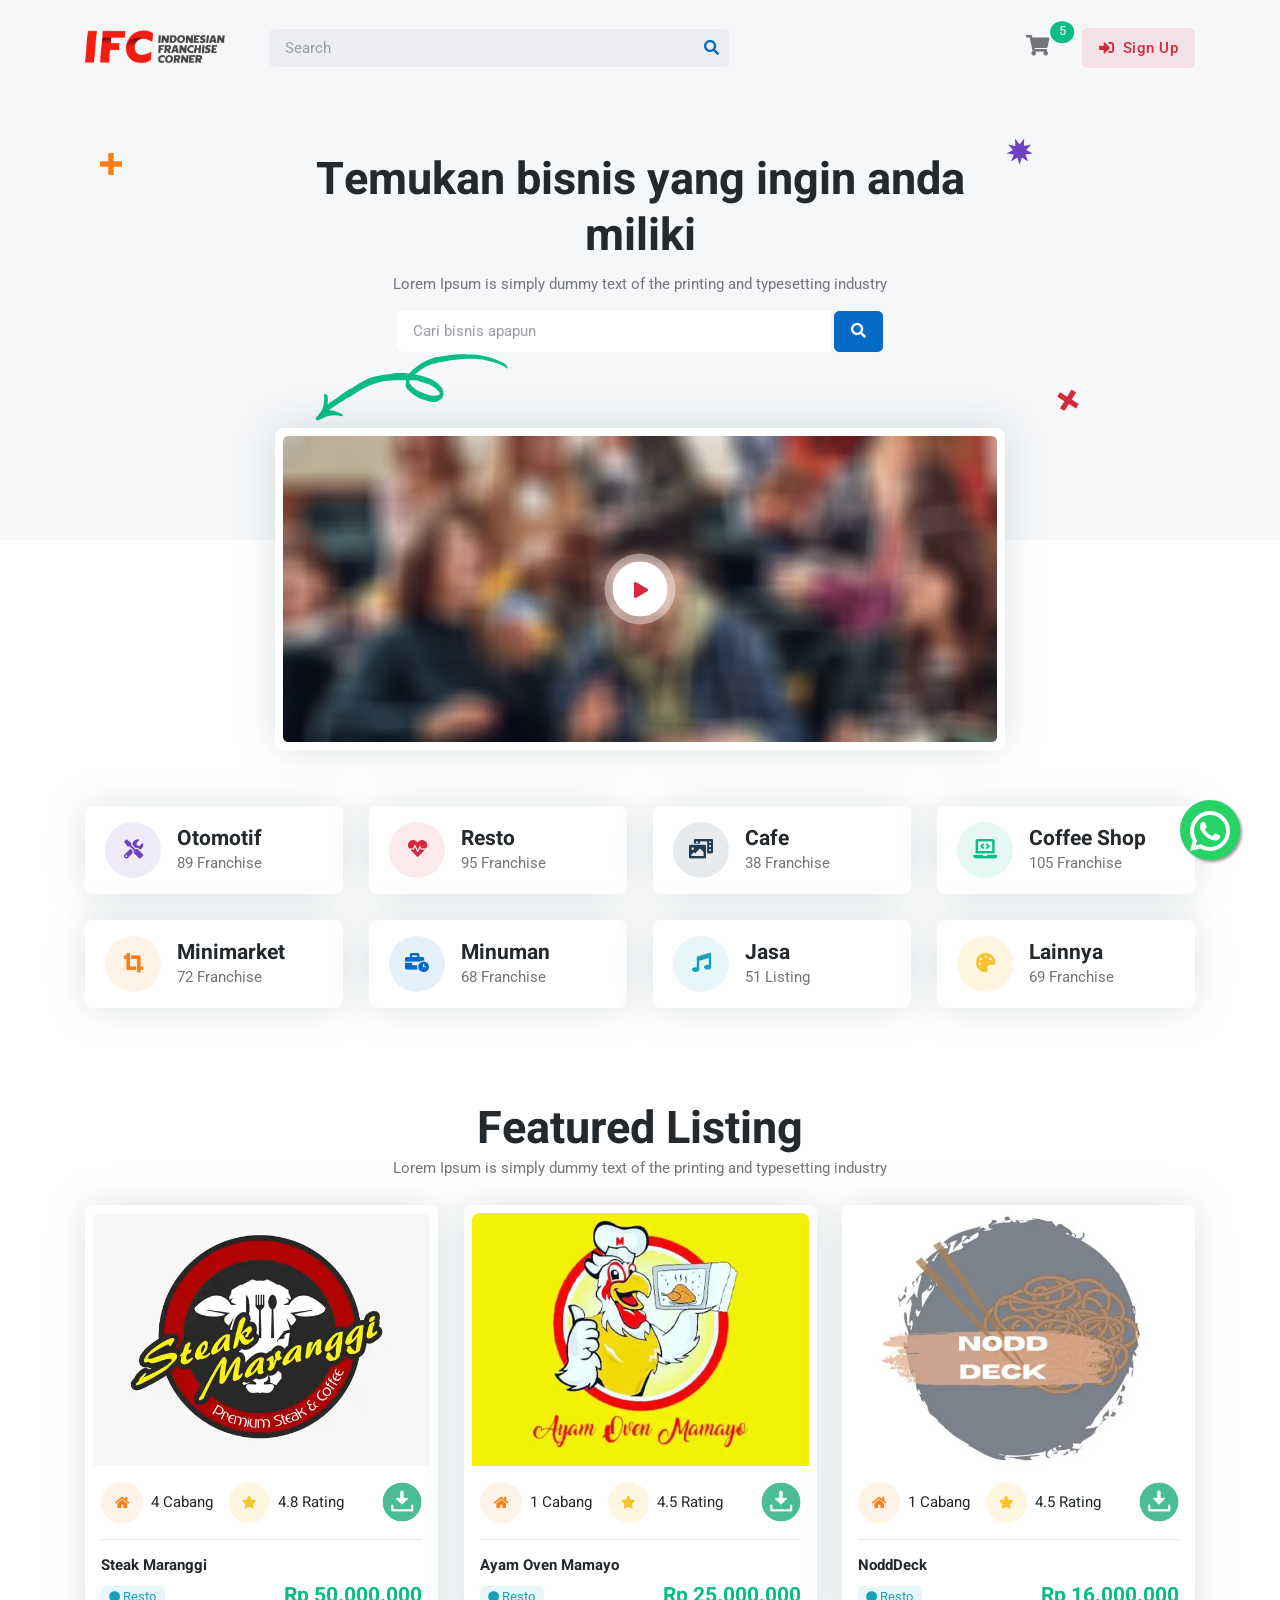
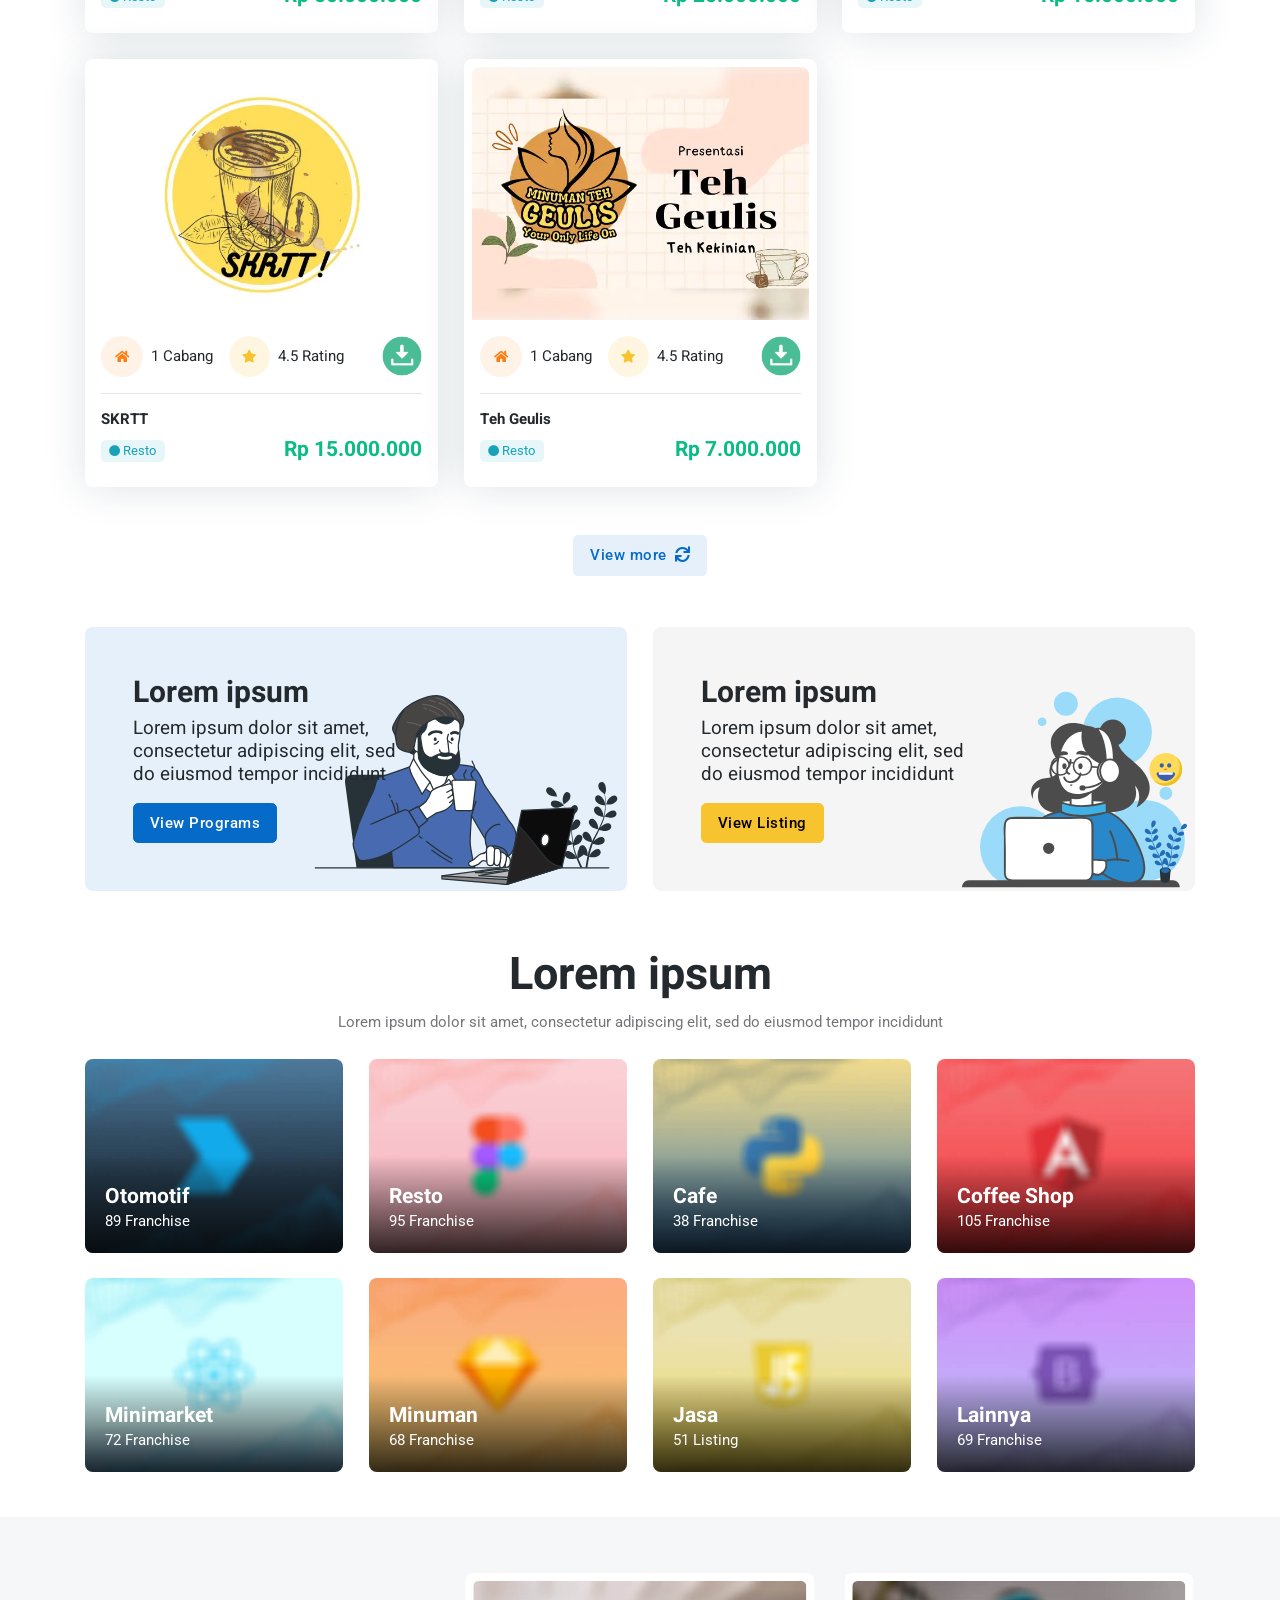
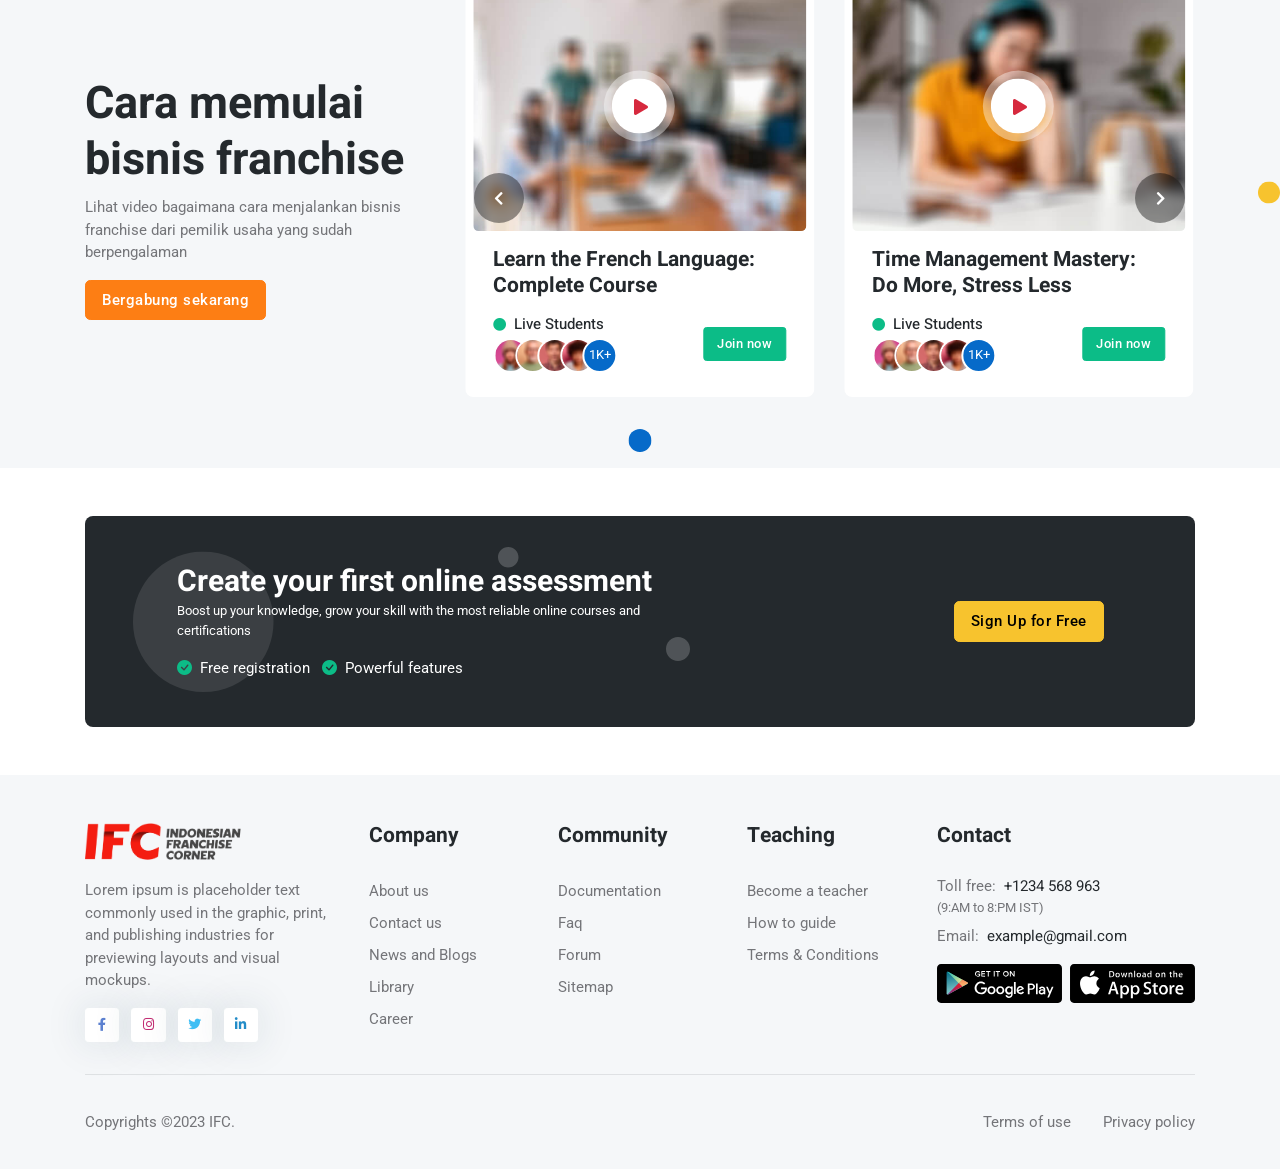
<file: index.html>
<!DOCTYPE html>
<html lang="en">
<head>
	<title>Indonesia Franchise Corner</title>

	<!-- Meta Tags -->
	<meta charset="utf-8">
	<meta name="viewport" content="width=device-width, initial-scale=1, shrink-to-fit=no">
	<meta name="description" content="Indonesia Franchise Corner - IFC">

	<!-- Dark mode -->
	<script>
		const storedTheme = localStorage.getItem('theme')
 
		const getPreferredTheme = () => {
			if (storedTheme) {
				return storedTheme
			}
			return window.matchMedia('(prefers-color-scheme: light)').matches ? 'light' : 'light'
		}

		const setTheme = function (theme) {
			if (theme === 'auto' && window.matchMedia('(prefers-color-scheme: dark)').matches) {
				document.documentElement.setAttribute('data-bs-theme', 'dark')
			} else {
				document.documentElement.setAttribute('data-bs-theme', theme)
			}
		}

		setTheme(getPreferredTheme())

		window.addEventListener('DOMContentLoaded', () => {
		    var el = document.querySelector('.theme-icon-active');
			if(el != 'undefined' && el != null) {
				const showActiveTheme = theme => {
				const activeThemeIcon = document.querySelector('.theme-icon-active use')
				const btnToActive = document.querySelector(`[data-bs-theme-value="${theme}"]`)
				const svgOfActiveBtn = btnToActive.querySelector('.mode-switch use').getAttribute('href')

				document.querySelectorAll('[data-bs-theme-value]').forEach(element => {
					element.classList.remove('active')
				})

				btnToActive.classList.add('active')
				activeThemeIcon.setAttribute('href', svgOfActiveBtn)
			}

			window.matchMedia('(prefers-color-scheme: dark)').addEventListener('change', () => {
				if (storedTheme !== 'light' || storedTheme !== 'dark') {
					setTheme(getPreferredTheme())
				}
			})

			showActiveTheme(getPreferredTheme())

			document.querySelectorAll('[data-bs-theme-value]')
				.forEach(toggle => {
					toggle.addEventListener('click', () => {
						const theme = toggle.getAttribute('data-bs-theme-value')
						localStorage.setItem('theme', theme)
						setTheme(theme)
						showActiveTheme(theme)
					})
				})

			}
		})
		
	</script>

	<!-- Favicon -->
	<link rel="shortcut icon" href="assets/images/favicon.ico">

	<!-- Google Font -->
	<link rel="preconnect" href="https://fonts.googleapis.com">
	<link rel="preconnect" href="https://fonts.gstatic.com" crossorigin>
	<link rel="stylesheet" href="https://fonts.googleapis.com/css2?family=Heebo:wght@400;500;700&family=Roboto:wght@400;500;700&display=swap">

	<!-- Plugins CSS -->
	<link rel="stylesheet" type="text/css" href="assets/vendor/font-awesome/css/all.min.css">
	<link rel="stylesheet" type="text/css" href="assets/vendor/bootstrap-icons/bootstrap-icons.css">
	<link rel="stylesheet" type="text/css" href="assets/vendor/tiny-slider/tiny-slider.css">
	<link rel="stylesheet" type="text/css" href="assets/vendor/glightbox/css/glightbox.css">

	<!-- Theme CSS -->
	<link rel="stylesheet" type="text/css" href="assets/css/style.css">
	<link rel="stylesheet" type="text/css" href="assets/css/custom.css">

</head>

<body>

<!-- Header START -->
<header class="navbar-light navbar-sticky navbar-transparent">
	<!-- Logo Nav START -->
	<nav class="navbar navbar-expand-xl">
		<div class="container">
			<!-- Logo START -->
			<a class="navbar-brand" href="index.html">
				<img class="light-mode-item navbar-brand-item" src="assets/images/ifc-logo-web.png" alt="logo">
				<img class="dark-mode-item navbar-brand-item" src="assets/images/ifc-logo-web.png" alt="logo">
			</a>
			<!-- Logo END -->
	
			<!-- Responsive navbar toggler -->
			<button class="navbar-toggler ms-auto" type="button" data-bs-toggle="collapse" data-bs-target="#navbarCollapse"
				aria-controls="navbarCollapse" aria-expanded="true" aria-label="Toggle navigation">
				<span class="me-2"><i class="fas fa-search fs-5"></i></span>
			</button>
	
			<!-- Category menu START -->
			<!-- Category menu END -->
	
			<!-- Main navbar START -->
			<div class="navbar-collapse collapse" id="navbarCollapse">
				<!-- Nav Search START -->
				<div class="col-xl-8">
					<div class="nav my-3 my-xl-0 px-4 flex-nowrap align-items-center">
						<div class="nav-item w-100">
							<form class="rounded position-relative">
								<input class="form-control pe-5 bg-secondary bg-opacity-10 border-0" type="search" placeholder="Search" aria-label="Search">
								<button class="btn btn-link bg-transparent px-2 py-0 position-absolute top-50 end-0 translate-middle-y"
									type="submit"><i class="fas fa-search fs-6 text-primary"></i></button>
							</form>
						</div>
					</div>
				</div>
				<!-- Nav Search END -->
			</div>
			<!-- Main navbar END -->
	
			<!-- Right header content START -->
			<!-- Add to cart -->
			<div class="navbar-nav position-relative overflow-visible me-3">
				<a href="#" class="nav-link">	<i class="fas fa-shopping-cart fs-5"></i></a>
				<span class="position-absolute top-0 start-100 translate-middle badge rounded-circle bg-success mt-xl-2 ms-n1">5 
					<span class="visually-hidden">unread messages</span>
				</span>
			</div>
	
			<!-- Language -->

	
			<!-- Signout button  -->
			<div class="navbar-nav d-none d-lg-inline-block">
				<button class="btn btn-danger-soft mb-0"><i class="fas fa-sign-in-alt me-2"></i>Sign Up</button>
			</div>
			<!-- Right header content END -->
		
		</div>
	</nav>
	<!-- Logo Nav END -->
</header>
<!-- Header END -->

<!-- **************** MAIN CONTENT START **************** -->
<main>

<!-- =======================
Main Banner START -->
<section class="bg-light">
	<div class="container pt-5 mt-0 mt-lg-5">

		<!-- Title and SVG START -->
		<div class="row position-relative mb-0 mb-sm-5 pb-0 pb-lg-5">
			<div class="col-lg-8 text-center mx-auto position-relative">

				<!-- SVG decoration -->
				<figure class="position-absolute top-100 start-50 translate-middle mt-4 ms-n9 pe-5 d-none d-lg-block">
					<svg>
						<path class="fill-success" d="m181.6 6.7c-0.1 0-0.2-0.1-0.3 0-2.5-0.3-4.9-1-7.3-1.4-2.7-0.4-5.5-0.7-8.2-0.8-1.4-0.1-2.8-0.1-4.1-0.1-0.5 0-0.9-0.1-1.4-0.2-0.9-0.3-1.9-0.1-2.8-0.1-5.4 0.2-10.8 0.6-16.1 1.4-2.7 0.3-5.3 0.8-7.9 1.3-0.6 0.1-1.1 0.3-1.8 0.3-0.4 0-0.7-0.1-1.1-0.1-1.5 0-3 0.7-4.3 1.2-3 1-6 2.4-8.8 3.9-2.1 1.1-4 2.4-5.9 3.9-1 0.7-1.8 1.5-2.7 2.2-0.5 0.4-1.1 0.5-1.5 0.9s-0.7 0.8-1.1 1.2c-1 1-1.9 2-2.9 2.9-0.4 0.3-0.8 0.5-1.2 0.5-1.3-0.1-2.7-0.4-3.9-0.6-0.7-0.1-1.2 0-1.8 0-3.1 0-6.4-0.1-9.5 0.4-1.7 0.3-3.4 0.5-5.1 0.7-5.3 0.7-10.7 1.4-15.8 3.1-4.6 1.6-8.9 3.8-13.1 6.3-2.1 1.2-4.2 2.5-6.2 3.9-0.9 0.6-1.7 0.9-2.6 1.2s-1.7 1-2.5 1.6c-1.5 1.1-3 2.1-4.6 3.2-1.2 0.9-2.7 1.7-3.9 2.7-1 0.8-2.2 1.5-3.2 2.2-1.1 0.7-2.2 1.5-3.3 2.3-0.8 0.5-1.7 0.9-2.5 1.5-0.9 0.8-1.9 1.5-2.9 2.2 0.1-0.6 0.3-1.2 0.4-1.9 0.3-1.7 0.2-3.6 0-5.3-0.1-0.9-0.3-1.7-0.8-2.4s-1.5-1.1-2.3-0.8c-0.2 0-0.3 0.1-0.4 0.3s-0.1 0.4-0.1 0.6c0.3 3.6 0.2 7.2-0.7 10.7-0.5 2.2-1.5 4.5-2.7 6.4-0.6 0.9-1.4 1.7-2 2.6s-1.5 1.6-2.3 2.3c-0.2 0.2-0.5 0.4-0.6 0.7s0 0.7 0.1 1.1c0.2 0.8 0.6 1.6 1.3 1.8 0.5 0.1 0.9-0.1 1.3-0.3 0.9-0.4 1.8-0.8 2.7-1.2 0.4-0.2 0.7-0.3 1.1-0.6 1.8-1 3.8-1.7 5.8-2.3 4.3-1.1 9-1.1 13.3 0.1 0.2 0.1 0.4 0.1 0.6 0.1 0.7-0.1 0.9-1 0.6-1.6-0.4-0.6-1-0.9-1.7-1.2-2.5-1.1-4.9-2.1-7.5-2.7-0.6-0.2-1.3-0.3-2-0.4-0.3-0.1-0.5 0-0.8-0.1s-0.9 0-1.1-0.1-0.3 0-0.3-0.2c0-0.4 0.7-0.7 1-0.8 0.5-0.3 1-0.7 1.5-1l5.4-3.6c0.4-0.2 0.6-0.6 1-0.9 1.2-0.9 2.8-1.3 4-2.2 0.4-0.3 0.9-0.6 1.3-0.9l2.7-1.8c1-0.6 2.2-1.2 3.2-1.8 0.9-0.5 1.9-0.8 2.7-1.6 0.9-0.8 2.2-1.4 3.2-2 1.2-0.7 2.3-1.4 3.5-2.1 4.1-2.5 8.2-4.9 12.7-6.6 5.2-1.9 10.6-3.4 16.2-4 5.4-0.6 10.8-0.3 16.2-0.5h0.5c1.4-0.1 2.3-0.1 1.7 1.7-1.4 4.5 1.3 7.5 4.3 10 3.4 2.9 7 5.7 11.3 7.1 4.8 1.6 9.6 3.8 14.9 2.7 3-0.6 6.5-4 6.8-6.4 0.2-1.7 0.1-3.3-0.3-4.9-0.4-1.4-1-3-2.2-3.9-0.9-0.6-1.6-1.6-2.4-2.4-0.9-0.8-1.9-1.7-2.9-2.3-2.1-1.4-4.2-2.6-6.5-3.5-3.2-1.3-6.6-2.2-10-3-0.8-0.2-1.6-0.4-2.5-0.5-0.2 0-1.3-0.1-1.3-0.3-0.1-0.2 0.3-0.4 0.5-0.6 0.9-0.8 1.8-1.5 2.7-2.2 1.9-1.4 3.8-2.8 5.8-3.9 2.1-1.2 4.3-2.3 6.6-3.2 1.2-0.4 2.3-0.8 3.6-1 0.6-0.2 1.2-0.2 1.8-0.4 0.4-0.1 0.7-0.3 1.1-0.5 1.2-0.5 2.7-0.5 3.9-0.8 1.3-0.2 2.7-0.4 4.1-0.7 2.7-0.4 5.5-0.8 8.2-1.1 3.3-0.4 6.7-0.7 10-1 7.7-0.6 15.3-0.3 23 1.3 4.2 0.9 8.3 1.9 12.3 3.6 1.2 0.5 2.3 1.1 3.5 1.5 0.7 0.2 1.3 0.7 1.8 1.1 0.7 0.6 1.5 1.1 2.3 1.7 0.2 0.2 0.6 0.3 0.8 0.2 0.1-0.1 0.1-0.2 0.2-0.4 0.1-0.9-0.2-1.7-0.7-2.4-0.4-0.6-1-1.4-1.6-1.9-0.8-0.7-2-1.1-2.9-1.6-1-0.5-2-0.9-3.1-1.3-2.5-1.1-5.2-2-7.8-2.8-1-0.8-2.4-1.2-3.7-1.4zm-64.4 25.8c4.7 1.3 10.3 3.3 14.6 7.9 0.9 1 2.4 1.8 1.8 3.5-0.6 1.6-2.2 1.5-3.6 1.7-4.9 0.8-9.4-1.2-13.6-2.9-4.5-1.7-8.8-4.3-11.9-8.3-0.5-0.6-1-1.4-1.1-2.2 0-0.3 0-0.6-0.1-0.9s-0.2-0.6 0.1-0.9c0.2-0.2 0.5-0.2 0.8-0.2 2.3-0.1 4.7 0 7.1 0.4 0.9 0.1 1.6 0.6 2.5 0.8 1.1 0.4 2.3 0.8 3.4 1.1z"></path>
					</svg>
				</figure>
				<!-- SVG decoration -->
				<figure class="position-absolute top-0 start-0 ms-n9">	
					<svg width="22px" height="22px" viewBox="0 0 22 22">
						<polygon class="fill-orange" points="22,8.3 13.7,8.3 13.7,0 8.3,0 8.3,8.3 0,8.3 0,13.7 8.3,13.7 8.3,22 13.7,22 13.7,13.7 22,13.7 "></polygon>
					</svg>
				</figure>
				<!-- SVG decoration -->
				<figure class="position-absolute top-100 start-100 translate-middle ms-5 d-none d-lg-block">
					<svg width="21.5px" height="21.5px" viewBox="0 0 21.5 21.5">
						<polygon class="fill-danger" points="21.5,14.3 14.4,9.9 18.9,2.8 14.3,0 9.9,7.1 2.8,2.6 0,7.2 7.1,11.6 2.6,18.7 7.2,21.5 11.6,14.4 18.7,18.9 "></polygon>
					</svg>
				</figure>
				<!-- SVG decoration -->
				<figure class="position-absolute top-0 start-100 translate-middle d-none d-md-block">
					<svg width="27px" height="27px">
						<path class="fill-purple" d="M13.122,5.946 L17.679,-0.001 L17.404,7.528 L24.661,5.946 L19.683,11.533 L26.244,15.056 L18.891,16.089 L21.686,23.068 L15.400,19.062 L13.122,26.232 L10.843,19.062 L4.557,23.068 L7.352,16.089 L-0.000,15.056 L6.561,11.533 L1.582,5.946 L8.839,7.528 L8.565,-0.001 L13.122,5.946 Z"></path>
					</svg>
				</figure>
				
				<!-- Title -->
				<h1>Temukan bisnis yang ingin anda miliki</h1>
				<p>Lorem Ipsum is simply dummy text of the printing and typesetting industry</p>
				
				<!-- Search course -->
				<div class="col-md-8 text-center mx-auto pb-5">
						<div class="input-group">
							<input class="form-control border-0 me-1" type="search" placeholder="Cari bisnis apapun">
							<button type="button" class="btn btn-primary mb-0 rounded z-index-1"><i class="fas fa-search"></i></button>
						</div>
					</form>
				</div>
			</div>
		</div>
		<!-- Title and SVG END -->
	</div>
</section>
<!-- =======================
Main Banner END -->

<!-- =======================
Video START -->
<section class="pb-0 py-sm-0 mt-n8">
	<div class="container">
		<div class="row">
			<div class="col-md-8 text-center mx-auto">
				<div class="card card-body shadow p-2">
					<div class="position-relative">
						<!-- Image -->
						<img src="assets/images/about/12.jpg" class="card-img rounded-2" alt="...">
						<div class="card-img-overlay">
							<!-- Video link -->
							<div class="position-absolute top-50 start-50 translate-middle">
								<a href="https://www.youtube.com/embed/tXHviS-4ygo" class="btn btn-lg text-danger btn-round btn-white-shadow mb-0" data-glightbox="" data-gallery="video-tour">
									<i class="fas fa-play"></i>
								</a>
							</div>
						</div>
					</div>
				</div>
			</div>
		</div>
	</div>
</section>
<!-- =======================
Video END -->

<!-- =======================
Category START -->
<section>
	<div class="container">
		<div class="row g-4">

			<!-- Category item -->
			<div class="col-sm-6 col-lg-4 col-xl-3">
				<div class="card card-body shadow rounded-3">
					<div class="d-flex align-items-center">
						<!-- Icon -->
						<div class="icon-lg bg-purple bg-opacity-10 rounded-circle text-purple"><i class="fas fa-tools"></i></div>
						<div class="ms-3">
							<h5 class="mb-0"><a href="#" class="stretched-link">Otomotif</a></h5>
							<span>89 Franchise</span>
						</div>
					</div>
				</div>
			</div>

			<!-- Category item -->
			<div class="col-sm-6 col-lg-4 col-xl-3">
				<div class="card card-body shadow rounded-3">
					<div class="d-flex align-items-center">
						<!-- Icon -->
						<div class="icon-lg bg-danger bg-opacity-10 rounded-circle text-danger"><i class="fas fa-heartbeat"></i></div>
						<div class="ms-3">
							<h5 class="mb-0"><a href="#" class="stretched-link">Resto</a></h5>
							<span>95 Franchise</span>
						</div>
					</div>
				</div>
			</div>

			<!-- Category item -->
			<div class="col-sm-6 col-lg-4 col-xl-3">
				<div class="card card-body shadow rounded-3">
					<div class="d-flex align-items-center">
						<!-- Icon -->
						<div class="icon-lg bg-blue bg-opacity-10 rounded-circle text-blue"><i class="fas fa-photo-video"></i></div>
						<div class="ms-3">
							<h5 class="mb-0"><a href="#" class="stretched-link">Cafe</a></h5>
							<span>38 Franchise</span>
						</div>
					</div>
				</div>
			</div>

			<!-- Category item -->
			<div class="col-sm-6 col-lg-4 col-xl-3">
				<div class="card card-body shadow rounded-3">
					<div class="d-flex align-items-center">
						<!-- Icon -->
						<div class="icon-lg bg-success bg-opacity-10 rounded-circle text-success"><i class="fas fa-laptop-code"></i></div>
						<div class="ms-3">
							<h5 class="mb-0"><a href="#" class="stretched-link">Coffee Shop</a></h5>
							<span>105 Franchise</span>
						</div>
					</div>
				</div>
			</div>

			<!-- Category item -->
			<div class="col-sm-6 col-lg-4 col-xl-3">
				<div class="card card-body shadow rounded-3">
					<div class="d-flex align-items-center">
						<!-- Icon -->
						<div class="icon-lg bg-orange bg-opacity-10 rounded-circle text-orange"><i class="fas fa-crop-alt"></i></div>
						<div class="ms-3">
							<h5 class="mb-0"><a href="#" class="stretched-link">Minimarket</a></h5>
							<span>72 Franchise</span>
						</div>
					</div>
				</div>
			</div>

			<!-- Category item -->
			<div class="col-sm-6 col-lg-4 col-xl-3">
				<div class="card card-body shadow rounded-3">
					<div class="d-flex align-items-center">
						<!-- Icon -->
						<div class="icon-lg bg-primary bg-opacity-10 rounded-circle text-primary"><i class="fas fa-business-time"></i></div>
						<div class="ms-3">
							<h5 class="mb-0"><a href="#" class="stretched-link">Minuman</a></h5>
							<span>68 Franchise</span>
						</div>
					</div>
				</div>
			</div>

			<!-- Category item -->
			<div class="col-sm-6 col-lg-4 col-xl-3">
				<div class="card card-body shadow rounded-3">
					<div class="d-flex align-items-center">
						<!-- Icon -->
						<div class="icon-lg bg-info bg-opacity-10 rounded-circle text-info"><i class="fas fa-music"></i></div>
						<div class="ms-3">
							<h5 class="mb-0"><a href="#" class="stretched-link">Jasa</a></h5>
							<span>51 Listing</span>
						</div>
					</div>
				</div>
			</div>

			<!-- Category item -->
			<div class="col-sm-6 col-lg-4 col-xl-3">
				<div class="card card-body shadow rounded-3">
					<div class="d-flex align-items-center">
						<!-- Icon -->
						<div class="icon-lg bg-warning bg-opacity-15 rounded-circle text-warning"><i class="fas fa-palette"></i></div>
						<div class="ms-3">
							<h5 class="mb-0"><a href="#" class="stretched-link">Lainnya</a></h5>
							<span>69 Franchise</span>
						</div>
					</div>
				</div>
			</div>
		</div>
	</div>
</section>
<!-- =======================
Category END -->

<!-- =======================
Featured course START -->
<section class="pt-0 pt-md-5">
	<div class="container">
		<!-- Title -->
		<div class="row mb-4">
			<div class="col-lg-8 text-center mx-auto">
				<h2 class="fs-1 mb-0">Featured Listing</h2>
				<p class="mb-0">Lorem Ipsum is simply dummy text of the printing and typesetting industry</p>
			</div>
		</div>

		<div class="row g-4">
			<!-- Card Item START -->
			<div class="col-md-6 col-lg-4 col-xxl-3">
				<div class="card p-2 shadow h-100">
					<div class="rounded-top overflow-hidden">
						<div class="card-overlay-hover">
							<!-- Image -->
							<img src="assets/images/listing/steak-maranggi.webp" class="card-img-top" alt="course image">
						</div>
						<!-- Hover element -->
						<div class="card-img-overlay">
							<div class="card-element-hover d-flex justify-content-end">
								<a href="#" class="icon-md bg-white rounded-circle">
									<i class="fas fa-shopping-cart text-danger"></i>
								</a>
							</div>
						</div>
					</div>
					<!-- Card body -->
					<div class="card-body px-2">
						<!-- Badge and icon -->
						<div class="d-flex justify-content-between">
							<!-- Rating and info -->
							<ul class="list-inline hstack gap-2 mb-0">
								<!-- Info -->
								<li class="list-inline-item d-flex justify-content-center align-items-center">
									<div class="icon-md bg-orange bg-opacity-10 text-orange rounded-circle"><i class="fas fa-home"></i></div>
									<span class="h6 fw-light mb-0 ms-2">4 Cabang</span>
								</li>
								<!-- Rating -->
								<li class="list-inline-item d-flex justify-content-center align-items-center">
									<div class="icon-md bg-warning bg-opacity-15 text-warning rounded-circle"><i class="fas fa-star"></i></div>
									<span class="h6 fw-light mb-0 ms-2">4.8 Rating</span>
								</li>
							</ul>
							<!-- Avatar -->
							<div class="avatar avatar-sm">
								<a href="pdf/PROPOSAL STEAK MARANGGI NEW.pdf">
									<img class="avatar-img rounded-circle" src="assets/images/icon/download.png" alt="avatar">
								</a>
							</div>
						</div>
						<!-- Divider -->
						<hr>
						<!-- Title -->
						<h6 class="card-title"><a href="#">Steak Maranggi</a></h6>
						<!-- Badge and Price -->
						<div class="d-flex justify-content-between align-items-center mb-0">
							<div><a href="#" class="badge bg-info bg-opacity-10 text-info me-2"><i class="fas fa-circle small fw-bold"></i> Resto </a></div>
							<!-- Price -->
							<h5 class="text-success mb-0">Rp 50.000.000</h5>
						</div>
					</div>
				</div>
			</div>	
			<!-- Card Item END -->

			<!-- Card Item START -->
			<div class="col-md-6 col-lg-4 col-xxl-3">
				<div class="card p-2 shadow h-100">
					<div class="rounded-top overflow-hidden">
						<div class="card-overlay-hover">
							<!-- Image -->
							<img src="assets/images/listing/aya-mamayo.webp" class="card-img-top" alt="course image">
						</div>
						<!-- Hover element -->
						<div class="card-img-overlay">
							<div class="card-element-hover d-flex justify-content-end">
								<a href="#" class="icon-md bg-white rounded-circle">
									<i class="fas fa-shopping-cart text-danger"></i>
								</a>
							</div>
						</div>
					</div>
					<!-- Card body -->
					<div class="card-body px-2">
						<!-- Badge and icon -->
						<div class="d-flex justify-content-between">
							<!-- Rating and info -->
							<ul class="list-inline hstack gap-2 mb-0">
								<!-- Info -->
								<li class="list-inline-item d-flex justify-content-center align-items-center">
									<div class="icon-md bg-orange bg-opacity-10 text-orange rounded-circle"><i class="fas fa-home"></i></div>
									<span class="h6 fw-light mb-0 ms-2">1 Cabang</span>
								</li>
								<!-- Rating -->
								<li class="list-inline-item d-flex justify-content-center align-items-center">
									<div class="icon-md bg-warning bg-opacity-15 text-warning rounded-circle"><i class="fas fa-star"></i></div>
									<span class="h6 fw-light mb-0 ms-2">4.5 Rating</span>
								</li>
							</ul>
							<!-- Avatar -->
							<div class="avatar avatar-sm">
								<a href="pdf/PROPOSAL AYAM MAMAYO.pdf">
									<img class="avatar-img rounded-circle" src="assets/images/icon/download.png" alt="avatar">
								</a>
							</div>
						</div>
						<!-- Divider -->
						<hr>
						<!-- Title -->
						<h6 class="card-title"><a href="#">Ayam Oven Mamayo</a></h6>
						<!-- Badge and Price -->
						<div class="d-flex justify-content-between align-items-center mb-0">
							<div><a href="#" class="badge bg-info bg-opacity-10 text-info me-2"><i class="fas fa-circle small fw-bold"></i> Resto </a></div>
							<!-- Price -->
							<h5 class="text-success mb-0">Rp 25.000.000</h5>
						</div>
					</div>
				</div>
			</div>
			<!-- Card Item END -->

			<!-- Card Item START -->
			<div class="col-md-6 col-lg-4 col-xxl-3">
				<div class="card p-2 shadow h-100">
					<div class="rounded-top overflow-hidden">
						<div class="card-overlay-hover">
							<!-- Image -->
							<img src="assets/images/listing/noddeck.webp" class="card-img-top" alt="course image">
						</div>
						<!-- Hover element -->
						<div class="card-img-overlay">
							<div class="card-element-hover d-flex justify-content-end">
								<a href="#" class="icon-md bg-white rounded-circle">
									<i class="fas fa-shopping-cart text-danger"></i>
								</a>
							</div>
						</div>
					</div>
					<!-- Card body -->
					<div class="card-body px-2">
						<!-- Badge and icon -->
						<div class="d-flex justify-content-between">
							<!-- Rating and info -->
							<ul class="list-inline hstack gap-2 mb-0">
								<!-- Info -->
								<li class="list-inline-item d-flex justify-content-center align-items-center">
									<div class="icon-md bg-orange bg-opacity-10 text-orange rounded-circle"><i class="fas fa-home"></i></div>
									<span class="h6 fw-light mb-0 ms-2">1 Cabang</span>
								</li>
								<!-- Rating -->
								<li class="list-inline-item d-flex justify-content-center align-items-center">
									<div class="icon-md bg-warning bg-opacity-15 text-warning rounded-circle"><i class="fas fa-star"></i></div>
									<span class="h6 fw-light mb-0 ms-2">4.5 Rating</span>
								</li>
							</ul>
							<!-- Avatar -->
							<div class="avatar avatar-sm">
								<a href="pdf/NODDECK DATA.pdf">
									<img class="avatar-img rounded-circle" src="assets/images/icon/download.png" alt="avatar">
								</a>
							</div>
						</div>
						<!-- Divider -->
						<hr>
						<!-- Title -->
						<h6 class="card-title"><a href="#">NoddDeck</a></h6>
						<!-- Badge and Price -->
						<div class="d-flex justify-content-between align-items-center mb-0">
							<div><a href="#" class="badge bg-info bg-opacity-10 text-info me-2"><i class="fas fa-circle small fw-bold"></i> Resto </a></div>
							<!-- Price -->
							<h5 class="text-success mb-0">Rp 16.000.000</h5>
						</div>
					</div>
				</div>
			</div>
			<!-- Card Item END -->

			<!-- Card Item START -->
			<div class="col-md-6 col-lg-4 col-xxl-3">
				<div class="card p-2 shadow h-100">
					<div class="rounded-top overflow-hidden">
						<div class="card-overlay-hover">
							<!-- Image -->
							<img src="assets/images/listing/skrtt.webp" class="card-img-top" alt="course image">
						</div>
						<!-- Hover element -->
						<div class="card-img-overlay">
							<div class="card-element-hover d-flex justify-content-end">
								<a href="#" class="icon-md bg-white rounded-circle">
									<i class="fas fa-shopping-cart text-danger"></i>
								</a>
							</div>
						</div>
					</div>
					<!-- Card body -->
					<div class="card-body px-2">
						<!-- Badge and icon -->
						<div class="d-flex justify-content-between">
							<!-- Rating and info -->
							<ul class="list-inline hstack gap-2 mb-0">
								<!-- Info -->
								<li class="list-inline-item d-flex justify-content-center align-items-center">
									<div class="icon-md bg-orange bg-opacity-10 text-orange rounded-circle"><i class="fas fa-home"></i></div>
									<span class="h6 fw-light mb-0 ms-2">1 Cabang</span>
								</li>
								<!-- Rating -->
								<li class="list-inline-item d-flex justify-content-center align-items-center">
									<div class="icon-md bg-warning bg-opacity-15 text-warning rounded-circle"><i class="fas fa-star"></i></div>
									<span class="h6 fw-light mb-0 ms-2">4.5 Rating</span>
								</li>
							</ul>
							<!-- Avatar -->
							<div class="avatar avatar-sm">
								<a href="pdf/SKRTT DATA.pdf">
									<img class="avatar-img rounded-circle" src="assets/images/icon/download.png" alt="avatar">
								</a>
							</div>
						</div>
						<!-- Divider -->
						<hr>
						<!-- Title -->
						<h6 class="card-title"><a href="#">SKRTT</a></h6>
						<!-- Badge and Price -->
						<div class="d-flex justify-content-between align-items-center mb-0">
							<div><a href="#" class="badge bg-info bg-opacity-10 text-info me-2"><i class="fas fa-circle small fw-bold"></i> Resto </a></div>
							<!-- Price -->
							<h5 class="text-success mb-0">Rp 15.000.000</h5>
						</div>
					</div>
				</div>
			</div>
			<!-- Card Item END -->

			<!-- Card Item START -->
			<div class="col-md-6 col-lg-4 col-xxl-3">
				<div class="card p-2 shadow h-100">
					<div class="rounded-top overflow-hidden">
						<div class="card-overlay-hover">
							<!-- Image -->
							<img src="assets/images/listing/tehgeulis.webp" class="card-img-top" alt="course image">
						</div>
						<!-- Hover element -->
						<div class="card-img-overlay">
							<div class="card-element-hover d-flex justify-content-end">
								<a href="#" class="icon-md bg-white rounded-circle">
									<i class="fas fa-shopping-cart text-danger"></i>
								</a>
							</div>
						</div>
					</div>
					<!-- Card body -->
					<div class="card-body px-2">
						<!-- Badge and icon -->
						<div class="d-flex justify-content-between">
							<!-- Rating and info -->
							<ul class="list-inline hstack gap-2 mb-0">
								<!-- Info -->
								<li class="list-inline-item d-flex justify-content-center align-items-center">
									<div class="icon-md bg-orange bg-opacity-10 text-orange rounded-circle"><i class="fas fa-home"></i></div>
									<span class="h6 fw-light mb-0 ms-2">1 Cabang</span>
								</li>
								<!-- Rating -->
								<li class="list-inline-item d-flex justify-content-center align-items-center">
									<div class="icon-md bg-warning bg-opacity-15 text-warning rounded-circle"><i class="fas fa-star"></i></div>
									<span class="h6 fw-light mb-0 ms-2">4.5 Rating</span>
								</li>
							</ul>
							<!-- Avatar -->
							<div class="avatar avatar-sm">
								<a href="pdf/Presentasi bisnis makanan kue coklat lucu.pdf">
									<img class="avatar-img rounded-circle" src="assets/images/icon/download.png" alt="avatar">
								</a>
							</div>
						</div>
						<!-- Divider -->
						<hr>
						<!-- Title -->
						<h6 class="card-title"><a href="#">Teh Geulis</a></h6>
						<!-- Badge and Price -->
						<div class="d-flex justify-content-between align-items-center mb-0">
							<div><a href="#" class="badge bg-info bg-opacity-10 text-info me-2"><i class="fas fa-circle small fw-bold"></i> Resto </a></div>
							<!-- Price -->
							<h5 class="text-success mb-0">Rp 7.000.000</h5>
						</div>
					</div>
				</div>
			</div>
			<!-- Card Item END -->

		</div>
		<!-- Button -->
		<div class="text-center mt-5">
			<a href="#" class="btn btn-primary-soft">View more<i class="fas fa-sync ms-2"></i></a>
		</div>
	</div>
</section>
<!-- =======================
Featured course END -->

<!-- =======================
Action box START -->
<section class="py-0">
	<div class="container">
		<div class="row g-4">
			<!-- Action box item -->
			<div class="col-lg-6 position-relative overflow-hidden">
				<div class="bg-primary bg-opacity-10 rounded-3 p-5 h-100">
					<!-- Image -->
					<div class="position-absolute bottom-0 end-0 me-3">
						<img src="assets/images/element/08.svg" class="h-100px h-sm-200px" alt="">
					</div>	
					<!-- Content -->
					<div class="row">
						<div class="col-sm-8 position-relative">
							<h3 class="mb-1">Lorem ipsum</h3>
							<p class="mb-3 h5 fw-light lead">Lorem ipsum dolor sit amet, consectetur adipiscing elit, sed do eiusmod tempor incididunt</p>
							<a href="#" class="btn btn-primary mb-0">View Programs</a>
						</div>
					</div>
				</div>
			</div>

			<!-- Action box item -->
			<div class="col-lg-6 position-relative overflow-hidden">
				<div class="bg-secondary rounded-3 bg-opacity-10 p-5 h-100">
					<!-- Image -->
					<div class="position-absolute bottom-0 end-0 me-3">
						<img src="assets/images/element/15.svg" class="h-100px h-sm-200px" alt="">
					</div>	
					<!-- Content -->
					<div class="row">
						<div class="col-sm-8 position-relative">
							<h3 class="mb-1">Lorem ipsum</h3>
							<p class="mb-3 h5 fw-light lead">Lorem ipsum dolor sit amet, consectetur adipiscing elit, sed do eiusmod tempor incididunt</p>
							<a href="#" class="btn btn-warning mb-0">View Listing</a>
						</div>
					</div>
				</div>
			</div>
		</div>
	</div>
</section>
<!-- =======================
Action box END -->

<!-- =======================
IT courses START -->
<section>
	<div class="container">
		<!-- Title -->
		<div class="row mb-4">
			<div class="col-lg-8 text-center mx-auto">
				<h2 class="fs-1">Lorem ipsum</h2>
				<p class="mb-0">Lorem ipsum dolor sit amet, consectetur adipiscing elit, sed do eiusmod tempor incididunt</p>
			</div>
		</div>

		<div class="row g-4">

			<!-- Course item -->
			<div class="col-sm-6 col-lg-4 col-xl-3">
				<!-- Image -->
				<div class="card card-metro overflow-hidden rounded-3">
					<img src="assets/images/courses/4by3/01.jpg" alt="">
					<!-- Image overlay -->
					<div class="card-img-overlay d-flex"> 
						<!-- Info -->
						<div class="mt-auto card-text">
							<a href="#" class="text-white mt-auto h5 stretched-link">Otomotif</a>
							<div class="text-white">89 Franchise</div>
						</div>
					</div>
				</div>
			</div>

			<!-- Course item -->
			<div class="col-sm-6 col-lg-4 col-xl-3">
				<!-- Image -->
				<div class="card card-metro overflow-hidden rounded-3">
					<img src="assets/images/courses/4by3/03.jpg" alt="">
					<!-- Image overlay -->
					<div class="card-img-overlay d-flex"> 
						<!-- Info -->
						<div class="mt-auto card-text">
							<a href="#" class="text-white mt-auto h5 stretched-link">Resto</a>
							<div class="text-white">95 Franchise</div>
						</div>
					</div>
				</div>
			</div>

			<!-- Course item -->
			<div class="col-sm-6 col-lg-4 col-xl-3">
				<!-- Image -->
				<div class="card card-metro overflow-hidden rounded-3">
					<img src="assets/images/courses/4by3/05.jpg" alt="">
					<!-- Image overlay -->
					<div class="card-img-overlay d-flex"> 
						<!-- Info -->
						<div class="mt-auto card-text">
							<a href="#" class="text-white mt-auto h5 stretched-link">Cafe</a>
							<div class="text-white">38 Franchise</div>
						</div>
					</div>
				</div>
			</div>

			<!-- Course item -->
			<div class="col-sm-6 col-lg-4 col-xl-3">
				<!-- Image -->
				<div class="card card-metro overflow-hidden rounded-3">
					<img src="assets/images/courses/4by3/06.jpg" alt="">
					<!-- Image overlay -->
					<div class="card-img-overlay d-flex"> 
						<!-- Info -->
						<div class="mt-auto card-text">
							<a href="#" class="text-white mt-auto h5 stretched-link">Coffee Shop</a>
							<div class="text-white">105 Franchise</div>
						</div>
					</div>
				</div>
			</div>

			<!-- Course item -->
			<div class="col-sm-6 col-lg-4 col-xl-3">
				<!-- Image -->
				<div class="card card-metro overflow-hidden rounded-3">
					<img src="assets/images/courses/4by3/07.jpg" alt="">
					<!-- Image overlay -->
					<div class="card-img-overlay d-flex"> 
						<!-- Info -->
						<div class="mt-auto card-text">
							<a href="#" class="text-white mt-auto h5 stretched-link">Minimarket</a>
							<div class="text-white">72 Franchise</div>
						</div>
					</div>
				</div>
			</div>

			<!-- Course item -->
			<div class="col-sm-6 col-lg-4 col-xl-3">
				<!-- Image -->
				<div class="card card-metro overflow-hidden rounded-3">
					<img src="assets/images/courses/4by3/08.jpg" alt="">
					<!-- Image overlay -->
					<div class="card-img-overlay d-flex"> 
						<!-- Info -->
						<div class="mt-auto card-text">
							<a href="#" class="text-white mt-auto h5 stretched-link">Minuman</a>
							<div class="text-white">68 Franchise</div>
						</div>
					</div>
				</div>
			</div>

			<!-- Course item -->
			<div class="col-sm-6 col-lg-4 col-xl-3">
				<!-- Image -->
				<div class="card card-metro overflow-hidden rounded-3">
					<img src="assets/images/courses/4by3/09.jpg" alt="">
					<!-- Image overlay -->
					<div class="card-img-overlay d-flex"> 
						<!-- Info -->
						<div class="mt-auto card-text">
							<a href="#" class="text-white mt-auto h5 stretched-link">Jasa</a>
							<div class="text-white">51 Listing</div>
						</div>
					</div>
				</div>
			</div>

			<!-- Course item -->
			<div class="col-sm-6 col-lg-4 col-xl-3">
				<!-- Image -->
				<div class="card card-metro overflow-hidden rounded-3">
					<img src="assets/images/courses/4by3/10.jpg" alt="">
					<!-- Image overlay -->
					<div class="card-img-overlay d-flex"> 
						<!-- Info -->
						<div class="mt-auto card-text">
							<a href="#" class="text-white mt-auto h5 stretched-link">Lainnya</a>
							<div class="text-white">69 Franchise</div>
						</div>
					</div>
				</div>
			</div>
		</div> <!-- Row END -->
	</div>
</section>
<!-- =======================
IT courses END -->

<!-- =======================
Live courses START -->
<section class="bg-light position-relative">

	<!-- SVG decoration -->
	<figure class="position-absolute top-50 start-0 translate-middle-y ms-5 d-none d-xxl-block">
		<svg width="29px" height="29px">
			<path class="fill-orange" d="M29.004,14.502 C29.004,22.512 22.511,29.004 14.502,29.004 C6.492,29.004 -0.001,22.512 -0.001,14.502 C-0.001,6.492 6.492,-0.001 14.502,-0.001 C22.511,-0.001 29.004,6.492 29.004,14.502 Z"></path>
			</svg>
	</figure>

	<!-- SVG decoration -->
	<figure class="position-absolute bottom-0 start-50 translate-middle-x">
		<svg width="23px" height="23px">
		<path class="fill-primary" d="M23.003,11.501 C23.003,17.854 17.853,23.003 11.501,23.003 C5.149,23.003 -0.001,17.854 -0.001,11.501 C-0.001,5.149 5.149,-0.000 11.501,-0.000 C17.853,-0.000 23.003,5.149 23.003,11.501 Z"></path>
		</svg>
	</figure>

	<!-- SVG decoration -->
	<figure class="position-absolute top-50 end-0 translate-middle-y ms-5">
		<svg width="22px" height="22px">
			<path class="fill-warning" d="M22.003,11.001 C22.003,17.078 17.077,22.003 11.001,22.003 C4.925,22.003 -0.001,17.078 -0.001,11.001 C-0.001,4.925 4.925,-0.000 11.001,-0.000 C17.077,-0.000 22.003,4.925 22.003,11.001 Z"></path>
		</svg>
	</figure>

	<div class="container">
		<!-- Live course START -->
		<div class="row g-4 align-items-center justify-content-between">
			<!-- Content -->
			<div class="col-md-6 col-xl-4">
				<h2 class="fs-1">Cara memulai bisnis franchise</h2>
				<p>Lihat video bagaimana cara menjalankan bisnis franchise dari pemilik usaha yang sudah berpengalaman</p>
				<a href="#" class="btn btn-orange mb-0">Bergabung sekarang</a>
			</div>

			<!-- Course video START -->
			<div class="col-md-6 col-xl-8">
				<div class="row">
					<!-- Slider START -->
					<div class="tiny-slider arrow-round arrow-blur">
						<div class="tiny-slider-inner" data-autoplay="false" data-edge="2" data-arrow="true" data-dots="false" data-items-lg="1" data-items-xl="2">
							<!-- Card START -->
							<div>
								<div class="card p-2">
									<div class="position-relative">
										<!-- Image -->
										<img src="assets/images/courses/4by3/18.jpg" class="card-img rounded-2" alt="Card image">
										<div class="card-img-overlay">
											<div class="position-absolute top-50 start-50 translate-middle">
												<!-- Video link -->
												<a href="https://www.youtube.com/embed/tXHviS-4ygo" class="btn btn-lg text-danger btn-round btn-white-shadow mb-0" data-glightbox="" data-gallery="video-tour">
													<i class="fas fa-play"></i>
												</a>
											</div>
										</div>
									</div>

									<!-- Card body -->
									<div class="card-body">
										<!-- Title -->
										<h5><a href="#">Learn the French Language: Complete Course</a></h5>
										<!-- Avatar group and button -->
										<div class="d-sm-flex justify-content-sm-between align-items-center mt-3">
											<!-- Avatar Group -->
											<div>
												<h6 class="mb-1 fw-normal"><i class="fas fa-circle fw-bold text-success small me-2"></i>Live Students</h6>
												<ul class="avatar-group mb-2 mb-sm-0">
													<li class="avatar avatar-xs">
														<img class="avatar-img rounded-circle" src="assets/images/avatar/01.jpg" alt="avatar">
													</li>
													<li class="avatar avatar-xs">
														<img class="avatar-img rounded-circle" src="assets/images/avatar/02.jpg" alt="avatar">
													</li>
													<li class="avatar avatar-xs">
														<img class="avatar-img rounded-circle" src="assets/images/avatar/03.jpg" alt="avatar">
													</li>
													<li class="avatar avatar-xs">
														<img class="avatar-img rounded-circle" src="assets/images/avatar/06.jpg" alt="avatar">
													</li>
													<li class="avatar avatar-xs">
														<div class="avatar-img rounded-circle bg-primary">
															<span class="text-white position-absolute top-50 start-50 translate-middle small">1K+</span>
														</div>
													</li>
												</ul>
											</div>
											<!-- Button -->
											<button class="btn btn-sm btn-success mb-0">Join now</button>
										</div>
									</div>
								</div>
							</div>	
							<!-- Card END -->

							<!-- Card START -->
							<div>
								<div class="card p-2">
									<div class="position-relative">
										<!-- Image -->
										<img src="assets/images/courses/4by3/22.jpg" class="card-img rounded-2" alt="Card image">
										<div class="card-img-overlay">
											<div class="position-absolute top-50 start-50 translate-middle">
												<!-- Video link -->
												<a href="https://www.youtube.com/embed/tXHviS-4ygo" class="btn btn-lg text-danger btn-round btn-white-shadow mb-0" data-glightbox="" data-gallery="video-tour">
													<i class="fas fa-play"></i>
												</a>
											</div>
										</div>
									</div>

									<!-- Card body -->
									<div class="card-body">
										<!-- Title -->
										<h5><a href="#">Time Management Mastery: Do More, Stress Less</a></h5>
										<!-- Avatar group and button -->
										<div class="d-sm-flex justify-content-sm-between align-items-center mt-3">
											<!-- Avatar Group -->
											<div>
												<h6 class="mb-1 fw-normal"><i class="fas fa-circle fw-bold text-success small me-2"></i>Live Students</h6>
												<ul class="avatar-group mb-2 mb-sm-0">
													<li class="avatar avatar-xs">
														<img class="avatar-img rounded-circle" src="assets/images/avatar/01.jpg" alt="avatar">
													</li>
													<li class="avatar avatar-xs">
														<img class="avatar-img rounded-circle" src="assets/images/avatar/02.jpg" alt="avatar">
													</li>
													<li class="avatar avatar-xs">
														<img class="avatar-img rounded-circle" src="assets/images/avatar/03.jpg" alt="avatar">
													</li>
													<li class="avatar avatar-xs">
														<img class="avatar-img rounded-circle" src="assets/images/avatar/06.jpg" alt="avatar">
													</li>
													<li class="avatar avatar-xs">
														<div class="avatar-img rounded-circle bg-primary">
															<span class="text-white position-absolute top-50 start-50 translate-middle small">1K+</span>
														</div>
													</li>
												</ul>
											</div>
											<!-- Button -->
											<button class="btn btn-sm btn-success mb-0">Join now</button>
										</div>
									</div>
								</div>
							</div>	
							<!-- Card END -->

							<!-- Card START -->
							<div>
								<div class="card p-2">
									<div class="position-relative">
										<!-- Image -->
										<img src="assets/images/courses/4by3/21.jpg" class="card-img rounded-2" alt="Card image">
										<div class="card-img-overlay">
											<div class="position-absolute top-50 start-50 translate-middle">
												<!-- Video link -->
												<a href="https://www.youtube.com/embed/tXHviS-4ygo" class="btn btn-lg text-danger btn-round btn-white-shadow mb-0" data-glightbox="" data-gallery="video-tour">
													<i class="fas fa-play"></i>
												</a>
											</div>
										</div>
									</div>

									<!-- Card body -->
									<div class="card-body">
										<!-- Title -->
										<h5><a href="#">English for Beginners: Intensive Spoken English Course</a></h5>
										<!-- Avatar group and button -->
										<div class="d-sm-flex justify-content-sm-between align-items-center mt-3">
											<!-- Avatar Group -->
											<div>
												<h6 class="mb-1 fw-normal"><i class="fas fa-circle fw-bold text-success small me-2"></i>Live Students</h6>
												<ul class="avatar-group mb-2 mb-sm-0">
													<li class="avatar avatar-xs">
														<img class="avatar-img rounded-circle" src="assets/images/avatar/01.jpg" alt="avatar">
													</li>
													<li class="avatar avatar-xs">
														<img class="avatar-img rounded-circle" src="assets/images/avatar/02.jpg" alt="avatar">
													</li>
													<li class="avatar avatar-xs">
														<img class="avatar-img rounded-circle" src="assets/images/avatar/03.jpg" alt="avatar">
													</li>
													<li class="avatar avatar-xs">
														<img class="avatar-img rounded-circle" src="assets/images/avatar/06.jpg" alt="avatar">
													</li>
													<li class="avatar avatar-xs">
														<div class="avatar-img rounded-circle bg-primary">
															<span class="text-white position-absolute top-50 start-50 translate-middle small">1K+</span>
														</div>
													</li>
												</ul>
											</div>
											<!-- Button -->
											<button class="btn btn-sm btn-success mb-0">Join now</button>
										</div>
									</div>
								</div>
							</div>	
							<!-- Card END -->
						</div>
					</div>		
					<!-- Slider END -->
				</div>
			</div>
			<!-- Course video END -->
		</div>
		<!-- Live course END -->
	</div>
</section>
<!-- =======================
Live courses END -->

<!-- =======================
Action box START -->
<section class="py-5">
	<div class="container position-relative">
		<div class="row">
			<div class="col-12">
				<!-- SVG decoration START -->
				<figure class="position-absolute top-50 start-50 translate-middle ms-2">
					<svg>
						<path class="fill-white opacity-2" d="m496 22.999c0 10.493-8.506 18.999-18.999 18.999s-19-8.506-19-18.999 8.507-18.999 19-18.999 18.999 8.506 18.999 18.999z"></path>
						<path class="fill-white opacity-2" d="m775 102.5c0 5.799-4.701 10.5-10.5 10.5-5.798 0-10.499-4.701-10.499-10.5 0-5.798 4.701-10.499 10.499-10.499 5.799 0 10.5 4.701 10.5 10.499z" ></path>
						<path class="fill-white opacity-2" d="m192 102c0 6.626-5.373 11.999-12 11.999s-11.999-5.373-11.999-11.999c0-6.628 5.372-12 11.999-12s12 5.372 12 12z"></path>
						<path class="fill-white opacity-2" d="m20.499 10.25c0 5.66-4.589 10.249-10.25 10.249-5.66 0-10.249-4.589-10.249-10.249-0-5.661 4.589-10.25 10.249-10.25 5.661-0 10.25 4.589 10.25 10.25z"></path>
					</svg>
				</figure>
				<!-- SVG decoration END -->

				<div class="bg-dark p-4 p-sm-5 rounded-3">
					<div class="row justify-content-center position-relative">
						<!-- Svg decoration START -->
						<figure class="fill-white opacity-1 position-absolute top-50 start-0 translate-middle-y">
							<svg width="141px" height="141px">
								<path d="M140.520,70.258 C140.520,109.064 109.062,140.519 70.258,140.519 C31.454,140.519 -0.004,109.064 -0.004,70.258 C-0.004,31.455 31.454,-0.003 70.258,-0.003 C109.062,-0.003 140.520,31.455 140.520,70.258 Z"/>
							</svg>
						</figure>
						<!-- SVG decoration END -->
						
						<!-- Action box -->
						<div class="col-11 position-relative">
							<div class="row align-items-center">
								<!-- Title -->
								<div class="col-lg-7">
									<h3 class="text-white mb-0">Create your first online assessment</h3>
									<p class="text-white small">Boost up your knowledge, grow your skill with the most reliable online courses and certifications</p>
									<!-- List -->
									<ul class="list-inline mb-0 justify-content-center justify-content-lg-start">
										<li class="list-inline-item text-white me-2"> <i class="bi bi-check-circle-fill text-success me-2"></i>Free registration</li>
										<li class="list-inline-item text-white me-2"> <i class="bi bi-check-circle-fill text-success me-2"></i>Powerful features</li>
									</ul>
								</div>
								<!-- Content and input -->
								<div class="col-lg-5 text-lg-end mt-3 mt-lg-0">
									<a href="#" class="btn btn-warning mb-0">Sign Up for Free</a>
								</div>
							</div> <!-- Row END -->
						</div>
					</div>
				</div>
			</div>
		</div> <!-- Row END -->
	</div>
	<div>
		<a href="https://wa.me/6281222500033" class="float" target="_blank">
			<img src="/assets/images/wa.png" class="my-float" alt="">
		</a>
	</div>
</section>
<!-- =======================
Action box END -->

</main>
<!-- **************** MAIN CONTENT END **************** -->

<!-- =======================
Footer START -->
<footer class="bg-light pt-5">
	<div class="container">
		<!-- Row START -->
		<div class="row g-4">

			<!-- Widget 1 START -->
			<div class="col-lg-3">
				<!-- logo -->
				<a class="me-0" href="index.html">
					<img class="light-mode-item h-40px" src="assets/images/ifc-logo-web.png" alt="logo">
					<img class="dark-mode-item h-40px" src="assets/images/ifc-logo-web.png" alt="logo">
				</a>
				<p class="my-3">Lorem ipsum is placeholder text commonly used in the graphic, print, and publishing industries for previewing layouts and visual mockups.</p>
				<!-- Social media icon -->
				<ul class="list-inline mb-0 mt-3">
					<li class="list-inline-item"> <a class="btn btn-white btn-sm shadow px-2 text-facebook" href="#"><i class="fab fa-fw fa-facebook-f"></i></a> </li>
					<li class="list-inline-item"> <a class="btn btn-white btn-sm shadow px-2 text-instagram" href="#"><i class="fab fa-fw fa-instagram"></i></a> </li>
					<li class="list-inline-item"> <a class="btn btn-white btn-sm shadow px-2 text-twitter" href="#"><i class="fab fa-fw fa-twitter"></i></a> </li>
					<li class="list-inline-item"> <a class="btn btn-white btn-sm shadow px-2 text-linkedin" href="#"><i class="fab fa-fw fa-linkedin-in"></i></a> </li>
				</ul>
			</div>
			<!-- Widget 1 END -->

			<!-- Widget 2 START -->
			<div class="col-lg-6">
				<div class="row g-4">
					<!-- Link block -->
					<div class="col-6 col-md-4">
						<h5 class="mb-2 mb-md-4">Company</h5>
						<ul class="nav flex-column">
							<li class="nav-item"><a class="nav-link" href="#">About us</a></li>
							<li class="nav-item"><a class="nav-link" href="#">Contact us</a></li>
							<li class="nav-item"><a class="nav-link" href="#">News and Blogs</a></li>
							<li class="nav-item"><a class="nav-link" href="#">Library</a></li>
							<li class="nav-item"><a class="nav-link" href="#">Career</a></li>
						</ul>
					</div>
									
					<!-- Link block -->
					<div class="col-6 col-md-4">
						<h5 class="mb-2 mb-md-4">Community</h5>
						<ul class="nav flex-column">
							<li class="nav-item"><a class="nav-link" href="#">Documentation</a></li>
							<li class="nav-item"><a class="nav-link" href="#">Faq</a></li>
							<li class="nav-item"><a class="nav-link" href="#">Forum</a></li>
							<li class="nav-item"><a class="nav-link" href="#">Sitemap</a></li>
						</ul>
					</div>

					<!-- Link block -->
					<div class="col-6 col-md-4">
						<h5 class="mb-2 mb-md-4">Teaching</h5>
						<ul class="nav flex-column">
							<li class="nav-item"><a class="nav-link" href="#">Become a teacher</a></li>
							<li class="nav-item"><a class="nav-link" href="#">How to guide</a></li>
							<li class="nav-item"><a class="nav-link" href="#">Terms &amp; Conditions</a></li>
						</ul>
					</div>
				</div>
			</div>
			<!-- Widget 2 END -->

			<!-- Widget 3 START -->
			<div class="col-lg-3">
				<h5 class="mb-2 mb-md-4">Contact</h5>
				<!-- Time -->
				<p class="mb-2">
					Toll free:<span class="h6 fw-light ms-2">+1234 568 963</span>
					<span class="d-block small">(9:AM to 8:PM IST)</span>
				</p>

				<p class="mb-0">Email:<span class="h6 fw-light ms-2">example@gmail.com</span></p>

				<div class="row g-2 mt-2">
					<!-- Google play store button -->
					<div class="col-6 col-sm-4 col-md-3 col-lg-6">
						<a href="#"> <img src="assets/images/client/google-play.svg" alt=""> </a>
					</div>
					<!-- App store button -->
					<div class="col-6 col-sm-4 col-md-3 col-lg-6">
						<a href="#"> <img src="assets/images/client/app-store.svg" alt="app-store"> </a>
					</div>
				</div> <!-- Row END -->
			</div> 
			<!-- Widget 3 END -->
		</div><!-- Row END -->

		<!-- Divider -->
		<hr class="mt-4 mb-0">

		<!-- Bottom footer -->
		<div class="py-3">
			<div class="container px-0">
				<div class="d-lg-flex justify-content-between align-items-center py-3 text-center text-md-left">
					<!-- copyright text -->
					<div class="text-body text-primary-hover"> Copyrights ©2023 IFC.</div>
					<!-- copyright links-->
					<div class="justify-content-center mt-3 mt-lg-0">
						<ul class="nav list-inline justify-content-center mb-0">
						
							<li class="list-inline-item"><a class="nav-link" href="#">Terms of use</a></li>
							<li class="list-inline-item"><a class="nav-link pe-0" href="#">Privacy policy</a></li>
						</ul>
					</div>
				</div>
			</div>
		</div>
	</div>
</footer>
<!-- =======================
Footer END -->

<!-- Sticky element START -->
<!-- Sticky element START -->

<!-- Back to top -->
<div class="back-top"><i class="bi bi-arrow-up-short position-absolute top-50 start-50 translate-middle"></i></div>

<!-- Bootstrap JS -->
<script src="assets/vendor/bootstrap/dist/js/bootstrap.bundle.min.js"></script>

<!-- Vendors -->
<script src="assets/vendor/tiny-slider/tiny-slider.js"></script>
<script src="assets/vendor/glightbox/js/glightbox.js"></script>

<!-- Template Functions -->
<script src="assets/js/functions.js"></script>

</body>
</html>
</file>
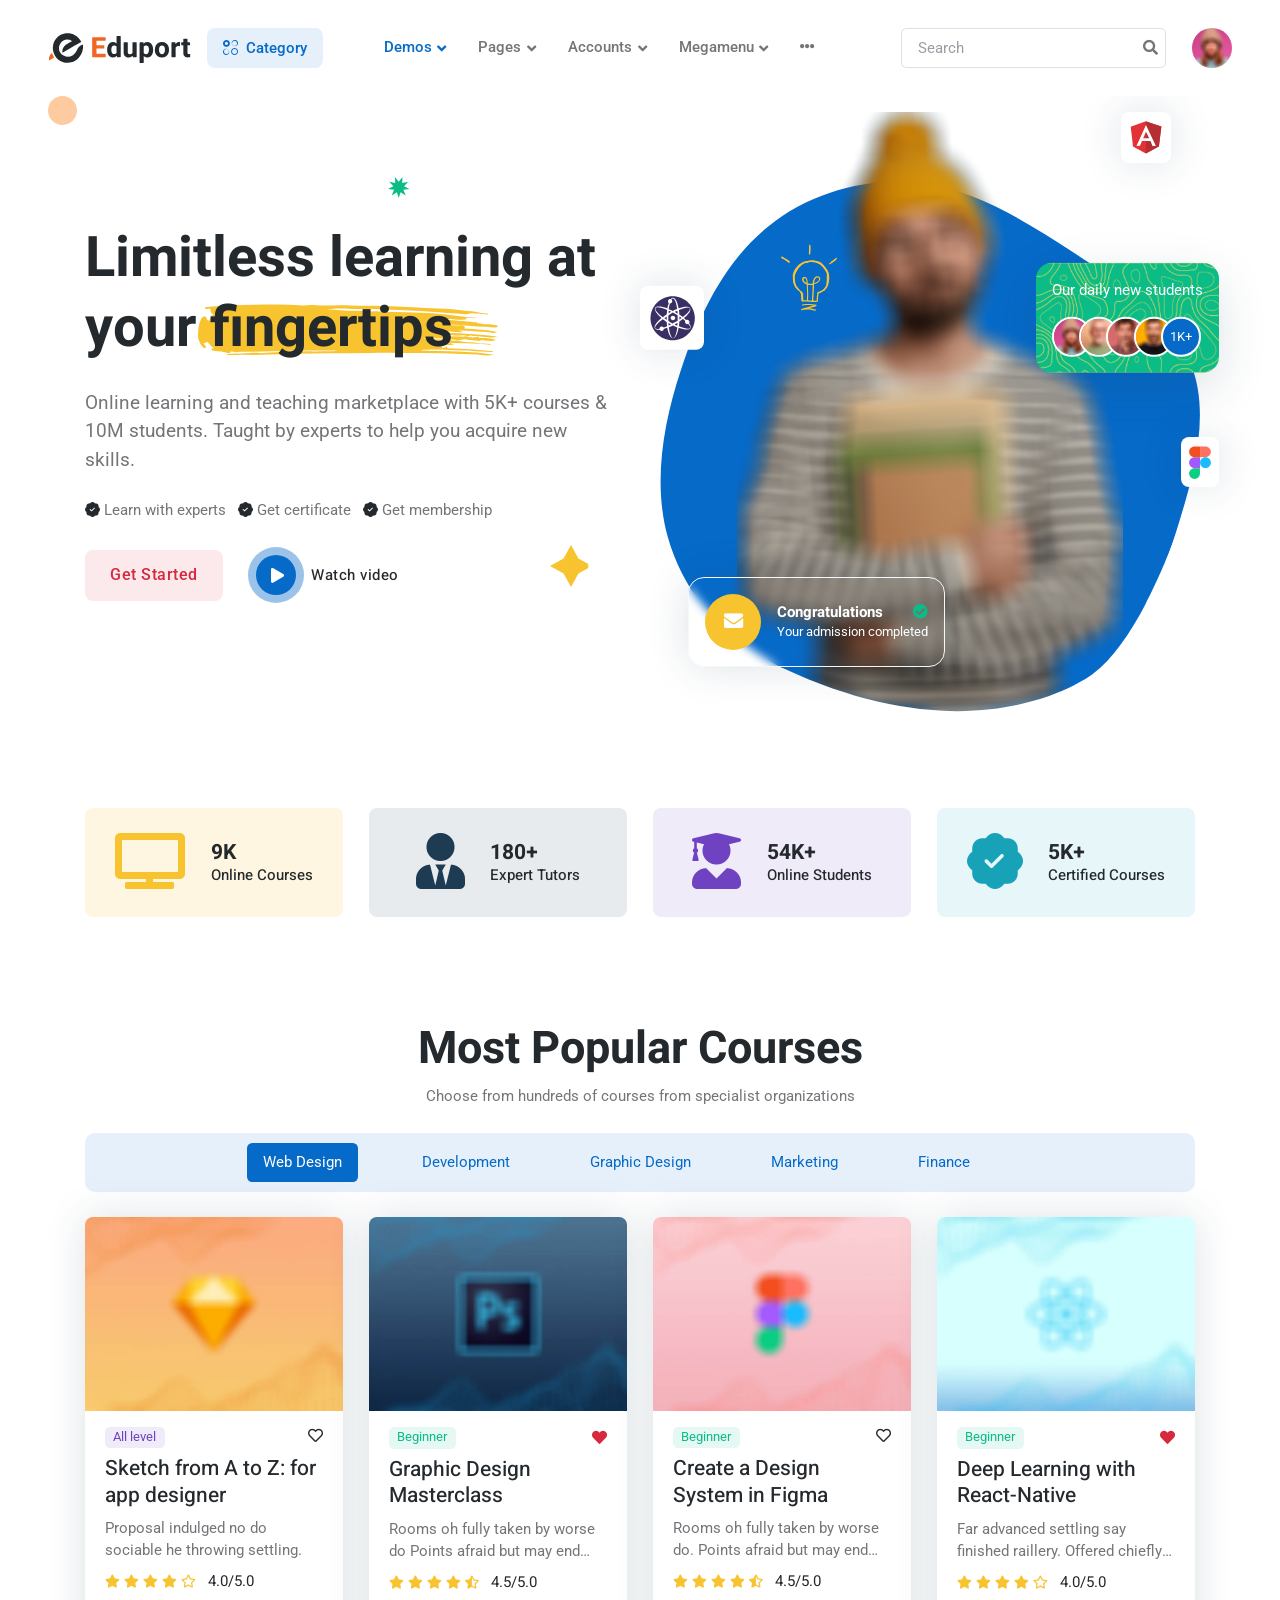
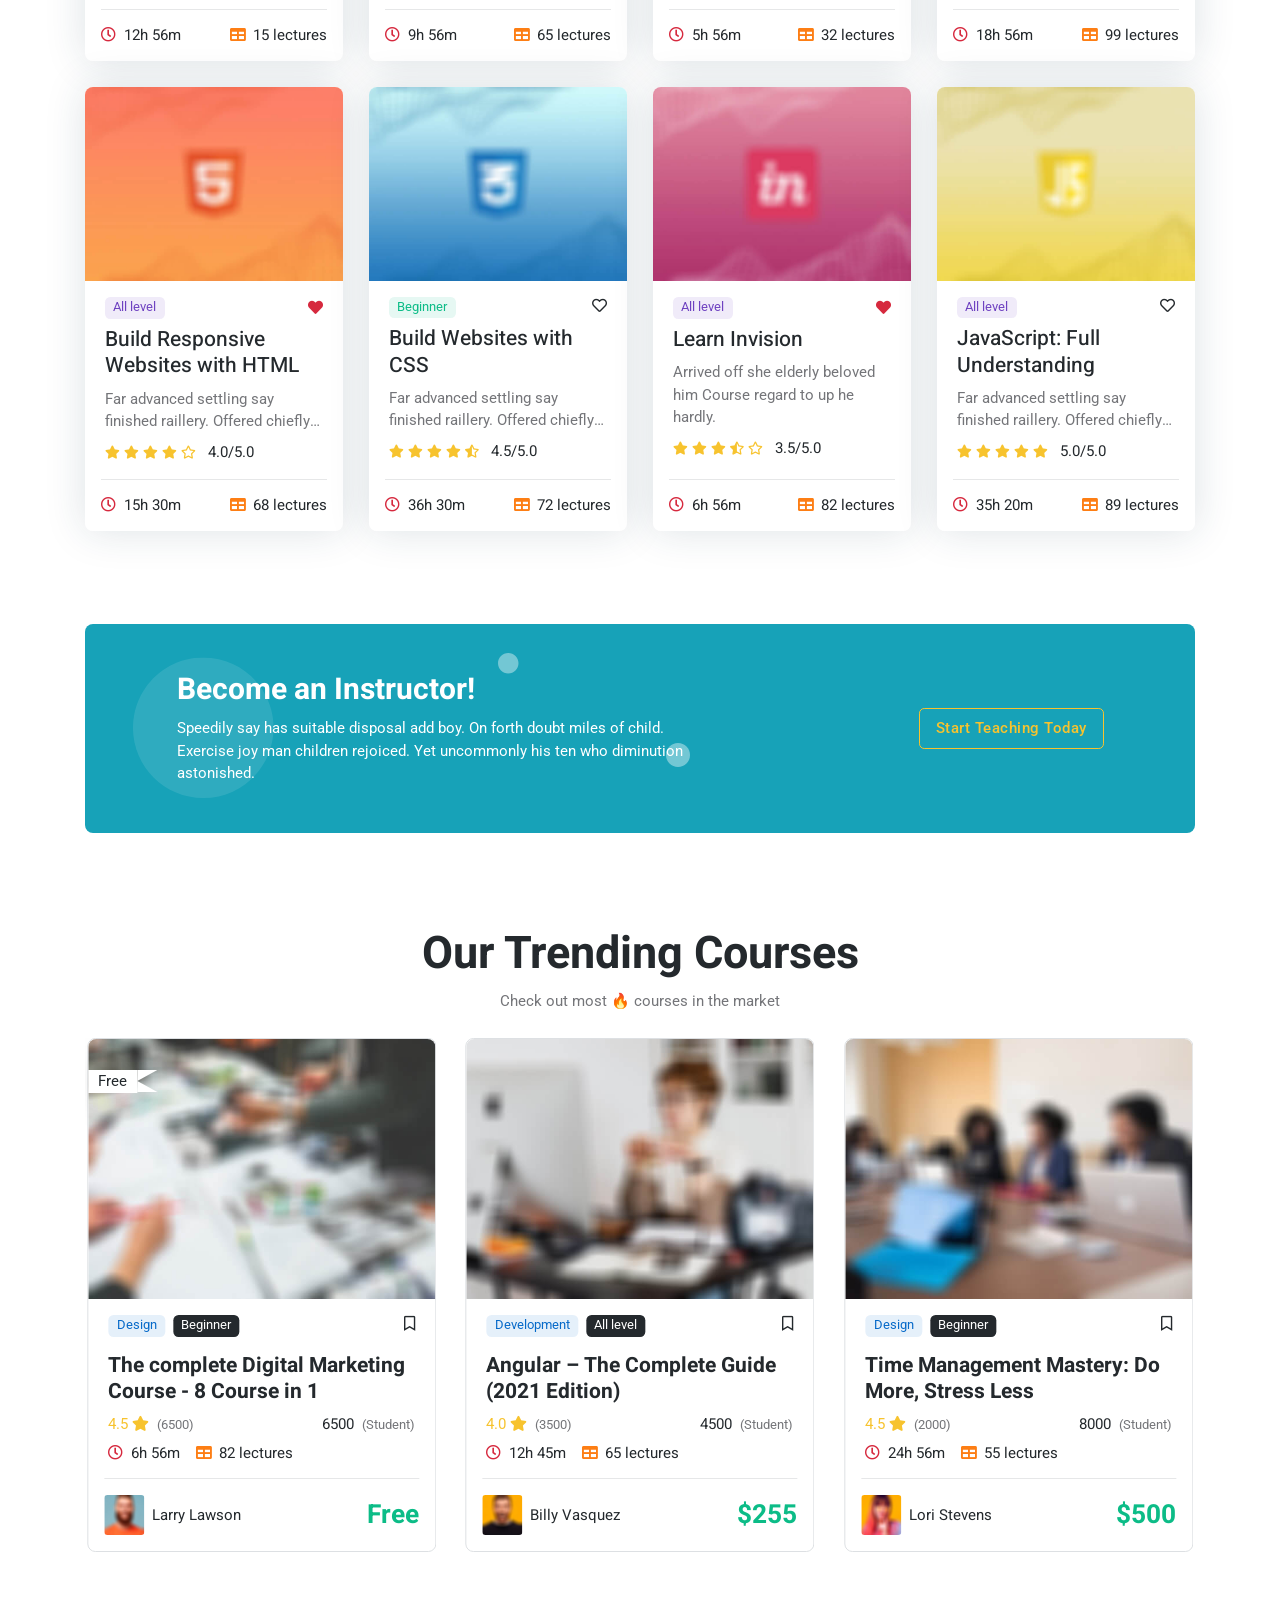
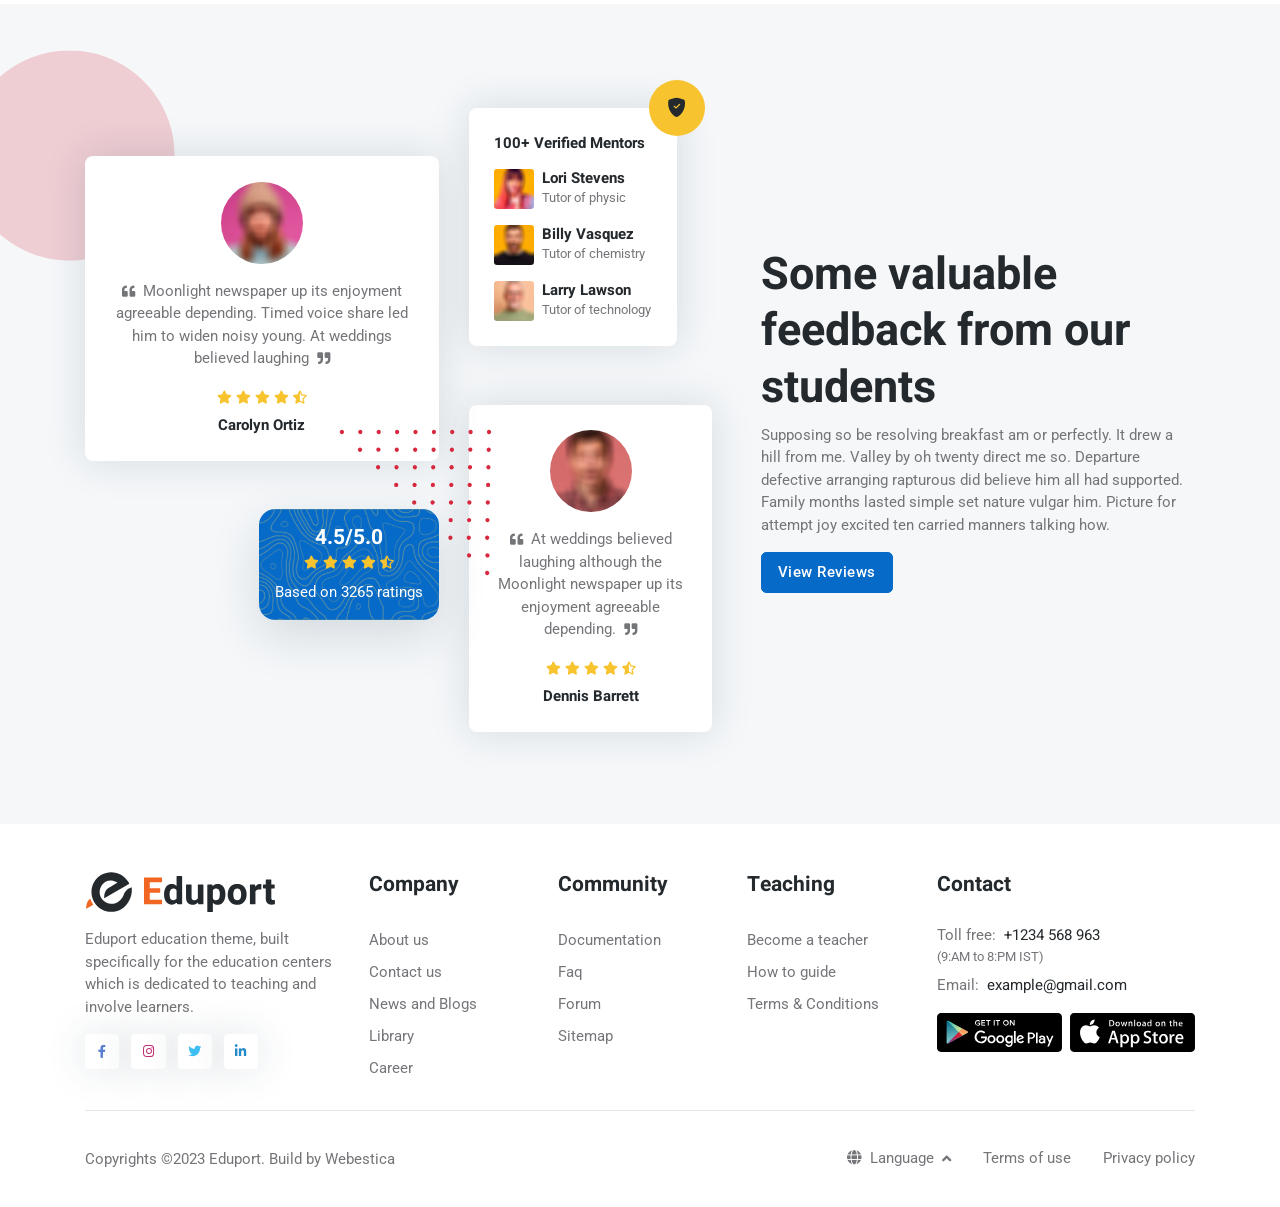
<file: template/index.html>
<!DOCTYPE html>
<html lang="en">
<head>
	<title>Eduport - LMS, Education and Course Theme</title>

	<!-- Meta Tags -->
	<meta charset="utf-8">
	<meta name="viewport" content="width=device-width, initial-scale=1, shrink-to-fit=no">
	<meta name="author" content="Webestica.com">
	<meta name="description" content="Eduport- LMS, Education and Course Theme">

	<!-- Dark mode -->
	<script>
		const storedTheme = localStorage.getItem('theme')
 
		const getPreferredTheme = () => {
			if (storedTheme) {
				return storedTheme
			}
			return window.matchMedia('(prefers-color-scheme: light)').matches ? 'light' : 'light'
		}

		const setTheme = function (theme) {
			if (theme === 'auto' && window.matchMedia('(prefers-color-scheme: dark)').matches) {
				document.documentElement.setAttribute('data-bs-theme', 'dark')
			} else {
				document.documentElement.setAttribute('data-bs-theme', theme)
			}
		}

		setTheme(getPreferredTheme())

		window.addEventListener('DOMContentLoaded', () => {
		    var el = document.querySelector('.theme-icon-active');
			if(el != 'undefined' && el != null) {
				const showActiveTheme = theme => {
				const activeThemeIcon = document.querySelector('.theme-icon-active use')
				const btnToActive = document.querySelector(`[data-bs-theme-value="${theme}"]`)
				const svgOfActiveBtn = btnToActive.querySelector('.mode-switch use').getAttribute('href')

				document.querySelectorAll('[data-bs-theme-value]').forEach(element => {
					element.classList.remove('active')
				})

				btnToActive.classList.add('active')
				activeThemeIcon.setAttribute('href', svgOfActiveBtn)
			}

			window.matchMedia('(prefers-color-scheme: dark)').addEventListener('change', () => {
				if (storedTheme !== 'light' || storedTheme !== 'dark') {
					setTheme(getPreferredTheme())
				}
			})

			showActiveTheme(getPreferredTheme())

			document.querySelectorAll('[data-bs-theme-value]')
				.forEach(toggle => {
					toggle.addEventListener('click', () => {
						const theme = toggle.getAttribute('data-bs-theme-value')
						localStorage.setItem('theme', theme)
						setTheme(theme)
						showActiveTheme(theme)
					})
				})

			}
		})
		
	</script>

	<!-- Favicon -->
	<link rel="shortcut icon" href="assets/images/favicon.ico">

	<!-- Google Font -->
	<link rel="preconnect" href="https://fonts.googleapis.com">
	<link rel="preconnect" href="https://fonts.gstatic.com" crossorigin>
	<link rel="stylesheet" href="https://fonts.googleapis.com/css2?family=Heebo:wght@400;500;700&family=Roboto:wght@400;500;700&display=swap">

	<!-- Plugins CSS -->
	<link rel="stylesheet" type="text/css" href="assets/vendor/font-awesome/css/all.min.css">
	<link rel="stylesheet" type="text/css" href="assets/vendor/bootstrap-icons/bootstrap-icons.css">
	<link rel="stylesheet" type="text/css" href="assets/vendor/tiny-slider/tiny-slider.css">
	<link rel="stylesheet" type="text/css" href="assets/vendor/glightbox/css/glightbox.css">

	<!-- Theme CSS -->
	<link rel="stylesheet" type="text/css" href="assets/css/style.css">

</head>

<body>

<!-- Header START -->
<header class="navbar-light navbar-sticky header-static">
	<!-- Nav START -->
	<nav class="navbar navbar-expand-xl">
		<div class="container-fluid px-3 px-xl-5">
			<!-- Logo START -->
			<a class="navbar-brand" href="index.html">
				<img class="light-mode-item navbar-brand-item" src="assets/images/logo.svg" alt="logo">
				<img class="dark-mode-item navbar-brand-item" src="assets/images/logo-light.svg" alt="logo">
			</a>
			<!-- Logo END -->

			<!-- Responsive navbar toggler -->
			<button class="navbar-toggler ms-auto" type="button" data-bs-toggle="collapse" data-bs-target="#navbarCollapse" aria-controls="navbarCollapse" aria-expanded="false" aria-label="Toggle navigation">
				<span class="navbar-toggler-animation">
					<span></span>
					<span></span>
					<span></span>
				</span>
			</button>

			<!-- Main navbar START -->
			<div class="navbar-collapse w-100 collapse" id="navbarCollapse">

				<!-- Nav category menu START -->
				<ul class="navbar-nav navbar-nav-scroll me-auto">
					<!-- Nav item 1 Demos -->
					<li class="nav-item dropdown dropdown-menu-shadow-stacked">
						<a class="nav-link bg-primary bg-opacity-10 rounded-3 text-primary px-3 py-3 py-xl-0" href="#" id="categoryMenu" data-bs-toggle="dropdown" aria-haspopup="true" aria-expanded="false"><i class="bi bi-ui-radios-grid me-2"></i><span>Category</span></a>
						<ul class="dropdown-menu" aria-labelledby="categoryMenu">

							<!-- Dropdown submenu -->
							<li class="dropdown-submenu dropend">
								<a class="dropdown-item dropdown-toggle" href="#">Development</a>
								<ul class="dropdown-menu dropdown-menu-start" data-bs-popper="none">
									<!-- dropdown submenu open right -->
									<li class="dropdown-submenu dropend">
										<a class="dropdown-item dropdown-toggle" href="#">Web Development</a>
										<ul class="dropdown-menu" data-bs-popper="none">
											<li> <a class="dropdown-item" href="#">CSS</a> </li>
											<li> <a class="dropdown-item" href="#">JavaScript</a> </li>
											<li> <a class="dropdown-item" href="#">Angular</a> </li>
											<li> <a class="dropdown-item" href="#">PHP</a> </li>
											<li> <a class="dropdown-item" href="#">HTML</a> </li>
											<li> <a class="dropdown-item" href="#">React</a> </li>
										</ul>
									</li>
									<li> <a class="dropdown-item" href="#">Data Science</a> </li>
									<li> <a class="dropdown-item" href="#">Mobile Development</a> </li>
									<li> <a class="dropdown-item" href="#">Programing Language</a> </li>
									<li> <a class="dropdown-item" href="#">Software Testing</a> </li>
									<li> <a class="dropdown-item" href="#">Software Engineering</a> </li>
									<li> <a class="dropdown-item" href="#">Software Development Tools</a> </li>
								</ul>
							</li>
							<li> <a class="dropdown-item" href="#">Design</a></li>
							<!-- Dropdown submenu -->
							<li class="dropdown-submenu dropend">
								<a class="dropdown-item dropdown-toggle" href="#">Marketing</a>
								<div class="dropdown-menu dropdown-menu-start dropdown-width-lg" data-bs-popper="none">
									<div class="row p-4">
										<!-- Dropdown column item -->
										<div class="col-xl-6 col-xxl-4 mb-4 mb-xl-0">
											<h6 class="mb-0">Get started</h6>
											<hr> <!-- Divider -->
											<ul class="list-unstyled">
												<li> <a class="dropdown-item" href="#">Market Research</a> </li>
												<li> <a class="dropdown-item" href="#">Advertising</a> </li>
												<li> <a class="dropdown-item" href="#">Consumer Behavior</a> </li>
												<li> <a class="dropdown-item" href="#">Digital Marketing</a> </li>
												<li> <a class="dropdown-item" href="#">Marketing Ethics</a> </li>
												<li> <a class="dropdown-item" href="#">Social Media Marketing</a> </li>
												<li> <a class="dropdown-item" href="#">Public Relations</a> </li>
												<li> <a class="dropdown-item" href="#">Advertising</a> </li>
												<li> <a class="dropdown-item" href="#">Decision Science</a> </li>
												<li> <a class="dropdown-item" href="#">SEO</a> </li>
												<li> <a class="dropdown-item" href="#">Business Marketing</a> </li>
											</ul>
										</div>

										<!-- Dropdown column item -->
										<div class="col-xl-6 col-xxl-4 mb-4 mb-xl-0">
											<h6 class="mb-0">Degree</h6>
											<hr> <!-- Divider -->
											<!-- Dropdown item -->
											<div class="d-flex mb-4 position-relative">
												<img src="assets/images/client/uni-logo-01.svg" class="icon-md" alt="">
												<div class="ms-3">
													<a class="stretched-link h6 mb-0" href="#">American Century University, New Mexico</a>
													<p class="mb-0 small">Bachelor of computer science</p>
												</div>
											</div>
											<!-- Dropdown item -->
											<div class="d-flex mb-4 position-relative">
												<img src="assets/images/client/uni-logo-02.svg" class="icon-md" alt="">
												<div class="ms-3">
													<a class="stretched-link h6 mb-0" href="#">Indiana College of - Bloomington</a>
													<p class="mb-0 small">Masters of computer science</p>
												</div>
											</div>
											<!-- Dropdown item -->
											<div class="d-flex mb-4 position-relative">
												<img src="assets/images/client/uni-logo-03.svg" class="icon-md" alt="">
												<div class="ms-3">
													<a class="stretched-link h6 mb-0" href="#">College of South Florida</a>
													<p class="mb-0 small">Medical science college</p>
												</div>
											</div>
											<!-- Dropdown item -->
											<div class="d-flex mb-4 position-relative">
												<img src="assets/images/client/uni-logo-01.svg" class="icon-md" alt="">
												<div class="ms-3">
													<a class="stretched-link h6 mb-0" href="#">Andeerson Campus</a>
													<p class="mb-0 small">Bachelor of computer science</p>
												</div>
											</div>
											<!-- Dropdown item -->
											<div class="d-flex position-relative">
												<img src="assets/images/client/uni-logo-04.svg" class="icon-md" alt="">
												<div class="ms-3">
													<a class="stretched-link h6 mb-0" href="#">University of South California</a>
													<p class="mb-0 small">Masters of business development</p>
												</div>
											</div>
										</div>

										<!-- Dropdown column item -->
										<div class="col-xl-6 col-xxl-4">
											<h6 class="mb-0">Certificate</h6>
											<hr> <!-- Divider -->
											<!-- Dropdown item -->
											<div class="d-flex mb-4 position-relative">
												<h2 class="mb-0"><i class="fab fa-fw fa-google text-google-icon"></i></h2>
												<div class="ms-2">
													<a class="stretched-link h6 mb-0" href="#">Google SEO certificate</a>
													<p class="mb-0 small">No prerequisites</p>
												</div>
											</div>
											<!-- Dropdown item -->
											<div class="d-flex mb-4 position-relative">
												<h2 class="mb-0"><i class="fab fa-fw fa-linkedin-in text-linkedin"></i></h2>
												<div class="ms-2">
													<a class="stretched-link h6 mb-0" href="#">Business Development Executive(BDE)</a>
													<p class="mb-0 small">No prerequisites</p>
												</div>
											</div>
											<!-- Dropdown item -->
											<div class="d-flex mb-4 position-relative">
												<h2 class="mb-0"><i class="fab fa-fw fa-facebook text-facebook"></i></h2>
												<div class="ms-2">
													<a class="stretched-link h6 mb-0" href="#">Facebook social media marketing</a>
													<p class="mb-0 small">Expert advice</p>
												</div>
											</div>
											<!-- Dropdown item -->
											<div class="d-flex mb-4 position-relative">
												<h2 class="mb-0"><i class="fas fa-fw fa-basketball-ball text-dribbble"></i></h2>
												<div class="ms-2">
													<a class="stretched-link h6 mb-0" href="#">Creative graphics design</a>
													<p class="mb-0 small">No prerequisites</p>
												</div>
											</div>
										</div>
									</div>

									<!-- Advertisement -->
									<div class="row">
										<div class="col-12">
											<div class="card bg-blue rounded-0 rounded-bottom p-3 position-relative overflow-hidden" style="background:url(assets/images/pattern/05.png) no-repeat center center; background-size:cover;">
												<!-- SVG decoration -->
												<figure class="position-absolute bottom-0 end-0 mb-n4 d-none d-md-block">
													<svg width="92.6px" height="135.2px">	
														<path class="fill-white" d="M71.5,131.4c0.2,0.1,0.4,0.1,0.6-0.1c0,0,0.6-0.7,1.6-1.9c0.2-0.2,0.1-0.5-0.1-0.7c-0.2-0.2-0.5-0.1-0.7,0.1 c-1,1.2-1.6,1.8-1.6,1.8c-0.2,0.2-0.2,0.5,0,0.7C71.4,131.3,71.4,131.4,71.5,131.4z"></path>
														<path class="fill-white" d="M76,125.5c-0.2-0.2-0.3-0.5-0.1-0.7c1-1.4,1.9-2.8,2.8-4.2c0.1-0.2,0.4-0.3,0.7-0.2c0.2,0.1,0.3,0.4,0.2,0.7 c-0.9,1.4-1.8,2.9-2.8,4.2C76.6,125.6,76.3,125.6,76,125.5C76.1,125.5,76.1,125.5,76,125.5z M81.4,116.9 c-0.2-0.1-0.3-0.4-0.2-0.7c0.2-0.5,0.5-0.9,0.7-1.4c0.5-1.1,1-2.1,1.5-3.2c0.1-0.3,0.4-0.4,0.6-0.3c0.3,0.1,0.4,0.4,0.3,0.6 c-0.5,1.1-1,2.1-1.5,3.2c-0.2,0.5-0.5,0.9-0.7,1.4C81.9,117,81.6,117,81.4,116.9C81.4,116.9,81.4,116.9,81.4,116.9z M85.1,107.1 c0.5-1.6,1-3.2,1.3-4.8c0.1-0.3,0.3-0.4,0.6-0.4c0.3,0.1,0.4,0.3,0.4,0.6c-0.4,1.6-0.8,3.3-1.3,4.9c-0.1,0.3-0.4,0.4-0.6,0.3 c0,0,0,0-0.1,0C85.1,107.6,85,107.3,85.1,107.1z M47.3,83c-1.5-1.1-2.5-2.5-3.1-4.2c-0.1-0.3,0-0.5,0.3-0.6 c0.3-0.1,0.5,0,0.6,0.3c0.5,1.5,1.5,2.7,2.8,3.7c0.2,0.2,0.3,0.5,0.1,0.7C47.9,83.1,47.6,83.1,47.3,83C47.4,83,47.4,83,47.3,83z  M51.7,84.6c0-0.3,0.3-0.5,0.5-0.4c1.4,0.2,2.9-0.3,4.3-1.4c0.2-0.2,0.5-0.1,0.7,0.1c0.2,0.2,0.1,0.5-0.1,0.7 c-1.6,1.2-3.4,1.8-5,1.6c-0.1,0-0.1,0-0.2,0C51.8,85,51.7,84.8,51.7,84.6z M87.2,97.4c0.2-1.7,0.2-3.3,0.2-5 c0-0.3,0.2-0.5,0.5-0.5c0.3,0,0.5,0.2,0.5,0.5c0.1,1.7,0,3.4-0.2,5.1c0,0.3-0.3,0.5-0.5,0.4c-0.1,0-0.1,0-0.2,0 C87.3,97.8,87.1,97.6,87.2,97.4z M43.7,73.6c0.2-1.6,0.7-3.2,1.5-4.8l0.1-0.1c0.1-0.2,0.4-0.3,0.7-0.2c0,0,0,0,0,0 c0.2,0.1,0.3,0.4,0.2,0.7l-0.1,0.1c-0.7,1.5-1.2,3-1.4,4.5c0,0.3-0.3,0.5-0.6,0.4c-0.1,0-0.1,0-0.2,0 C43.8,74,43.7,73.8,43.7,73.6z M60,79.8c-0.2-0.1-0.3-0.5-0.1-0.7c0.4-0.6,0.8-1.3,1.1-2c0.4-0.8,0.7-1.6,1-2.4 c0.1-0.3,0.4-0.4,0.6-0.3c0.3,0.1,0.4,0.4,0.3,0.6c-0.3,0.9-0.7,1.7-1.1,2.5c-0.4,0.7-0.8,1.4-1.2,2.1C60.5,79.9,60.2,80,60,79.8 C60,79.9,60,79.8,60,79.8z M86.8,87.5c-0.3-1.6-0.7-3.2-1.2-4.8c-0.1-0.3,0.1-0.5,0.3-0.6c0.3-0.1,0.5,0.1,0.6,0.3 c0.5,1.6,1,3.3,1.2,4.9c0,0.3-0.1,0.5-0.4,0.6c-0.1,0-0.2,0-0.3,0C87,87.7,86.9,87.6,86.8,87.5z M48.2,65.1 c-0.2-0.2-0.2-0.5,0-0.7c1.2-1.3,2.5-2.4,3.9-3.4c0.2-0.1,0.5-0.1,0.7,0.1c0.1,0.2,0.1,0.5-0.1,0.7c-1.4,0.9-2.6,2-3.7,3.2 c-0.2,0.2-0.4,0.2-0.6,0.1C48.3,65.2,48.3,65.1,48.2,65.1z M63.3,70c0.3-1.6,0.5-3.3,0.5-4.9c0-0.3,0.2-0.5,0.5-0.5 c0.3,0,0.5,0.2,0.5,0.5c-0.1,1.7-0.2,3.4-0.5,5.1c0,0.3-0.3,0.4-0.6,0.4c0,0-0.1,0-0.1,0C63.3,70.4,63.2,70.2,63.3,70z M83.8,78 c-0.7-1.5-1.5-3-2.4-4.3c-0.1-0.2-0.1-0.5,0.1-0.7c0.2-0.1,0.5-0.1,0.7,0.2c0.9,1.4,1.7,2.9,2.5,4.4c0.1,0.2,0,0.5-0.2,0.7 c-0.1,0.1-0.3,0.1-0.4,0C83.9,78.2,83.8,78.1,83.8,78z M56.5,59.6c-0.1-0.3,0.1-0.5,0.4-0.6c1.7-0.4,3.4-0.5,5.2-0.3 c0.3,0,0.5,0.3,0.4,0.5c0,0.3-0.3,0.5-0.5,0.4c-1.7-0.2-3.3-0.1-4.8,0.3c-0.1,0-0.2,0-0.3,0C56.6,59.8,56.5,59.7,56.5,59.6z  M78.4,69.7c-1.1-1.3-2.2-2.5-3.4-3.6c-0.2-0.2-0.2-0.5,0-0.7c0.2-0.2,0.5-0.2,0.7,0c1.2,1.1,2.4,2.4,3.5,3.7 c0.2,0.2,0.1,0.5-0.1,0.7c-0.2,0.1-0.4,0.1-0.5,0.1C78.5,69.8,78.4,69.7,78.4,69.7z M63.6,60.1c-0.2-1.6-0.4-3.3-0.8-4.9 c-0.1-0.3,0.1-0.5,0.4-0.6c0.3-0.1,0.5,0.1,0.6,0.4c0.4,1.7,0.7,3.4,0.8,5c0,0.3-0.2,0.5-0.4,0.5c-0.1,0-0.2,0-0.3,0 C63.7,60.4,63.6,60.2,63.6,60.1z M71,63.1c-1.4-0.9-2.9-1.7-4.4-2.3c-0.3-0.1-0.4-0.4-0.3-0.6c0.1-0.3,0.4-0.4,0.6-0.3 c1.5,0.6,3.1,1.4,4.6,2.3c0.2,0.1,0.3,0.5,0.1,0.7C71.6,63.1,71.3,63.2,71,63.1C71.1,63.1,71.1,63.1,71,63.1z M61.3,50.4 c-0.6-1.5-1.3-3-2.1-4.5c-0.1-0.2-0.1-0.5,0.2-0.7c0.2-0.1,0.5-0.1,0.7,0.2c0.9,1.5,1.6,3.1,2.2,4.6c0.1,0.3,0,0.5-0.3,0.6 c-0.1,0.1-0.3,0-0.4,0C61.5,50.6,61.4,50.5,61.3,50.4z M56.5,41.8c-1-1.3-2.1-2.6-3.2-3.8c-0.2-0.2-0.2-0.5,0-0.7 c0.2-0.2,0.5-0.2,0.7,0c1.2,1.3,2.3,2.6,3.3,3.9c0.2,0.2,0.1,0.5-0.1,0.7c-0.2,0.1-0.4,0.1-0.5,0C56.6,41.9,56.5,41.8,56.5,41.8z  M49.7,34.5c-1.2-1.1-2.5-2.1-3.9-3.2c-0.2-0.2-0.3-0.5-0.1-0.7c0.2-0.2,0.5-0.3,0.7-0.1c1.4,1,2.7,2.1,3.9,3.2 c0.2,0.2,0.2,0.5,0,0.7c-0.2,0.2-0.4,0.2-0.6,0.1C49.7,34.6,49.7,34.5,49.7,34.5z M41.7,28.5c-1.4-0.9-2.8-1.8-4.3-2.6 c-0.2-0.1-0.3-0.4-0.2-0.7c0.1-0.2,0.4-0.3,0.7-0.2c1.5,0.8,2.9,1.7,4.3,2.6c0.2,0.1,0.3,0.5,0.1,0.7 C42.2,28.6,42,28.6,41.7,28.5C41.7,28.5,41.7,28.5,41.7,28.5z"></path>
														<path class="fill-white" d="M30.7,22.6C30.7,22.6,30.7,22.6,30.7,22.6c0,0,0.9,0.4,2.3,1c0.2,0.1,0.5,0,0.7-0.2c0.1-0.2,0-0.5-0.2-0.7 c0,0,0,0,0,0c-1.4-0.7-2.2-1-2.3-1c-0.3-0.1-0.5,0-0.6,0.3C30.3,22.2,30.4,22.5,30.7,22.6z"></path>
														<path class="fill-warning" d="M22.6,23.6l-1.1-4.1c0,0-11.7-7.5-11.9-7.6c-0.1-0.2-4.9-6.5-4.9-6.5l8.2,3.5l12.2,8.4L22.6,23.6z"></path>
														<polygon class="fill-warning opacity-6" points="31.2,12.3 4.7,5.4 25.1,17.2"></polygon>
														<polygon class="fill-warning opacity-6" points="21.5,19.5 15,24.8 4.7,5.4 "></polygon>
													</svg>
												</figure>
												<!-- Body -->
												<div class="card-body">
													<!-- Title -->
													<h5 class="card-title text-white mb-2">Access 25K Online courses from 120 institutions, Start today!</h5>
													<p class="text-white text-opacity-75">Here is the description of premium features which will allow users to get benefits and save a lot of money</p>
													<!-- Button -->
													<a href="#" class="btn btn-sm btn-dark mb-0">Purchase Premium</a>
												</div>
											</div>
										</div>
									</div>
								</div>
							</li>
							<li> <a class="dropdown-item" href="#">Music</a></li>
							<li> <a class="dropdown-item" href="#">Lifestyle</a></li>
							<li> <a class="dropdown-item" href="#">IT & software</a></li>
							<li> <a class="dropdown-item" href="#">Personal development</a></li>
							<li> <a class="dropdown-item" href="#">Health & fitness</a></li>
							<li> <a class="dropdown-item" href="#">Teaching</a></li>
							<li> <a class="dropdown-item" href="#">Social science</a></li>
							<li> <a class="dropdown-item" href="#">Math & logic</a></li>
							<li> <hr class="dropdown-divider"></li>
							<li> <a class="dropdown-item bg-primary text-primary bg-opacity-10 rounded-2 mb-0" href="#">View all categories</a></li>
						</ul>
					</li>
				</ul>
				<!-- Nav category menu END -->

				<!-- Nav Main menu START -->
				<ul class="navbar-nav navbar-nav-scroll me-auto">
					<!-- Nav item 1 Demos -->
					<li class="nav-item dropdown">
						<a class="nav-link dropdown-toggle active" href="#" id="demoMenu" data-bs-toggle="dropdown" aria-haspopup="true" aria-expanded="false">Demos</a>
						<ul class="dropdown-menu" aria-labelledby="demoMenu">
							<li> <a class="dropdown-item active" href="index.html">Home Default</a></li>
							<li> <a class="dropdown-item" href="index-2.html">Home Education</a></li>
							<li> <a class="dropdown-item" href="index-3.html">Home Academy</a></li>
							<li> <a class="dropdown-item" href="index-4.html">Home Course</a></li>
							<li> <a class="dropdown-item" href="index-5.html">Home University</a></li>
							<li> <a class="dropdown-item" href="index-6.html">Home Kindergarten</a></li>
							<li> <a class="dropdown-item" href="index-7.html">Home Landing</a></li>
							<li> <a class="dropdown-item" href="index-8.html">Home Tutor</a></li>
							<li> <a class="dropdown-item" href="index-9.html">Home School</a><li>
							<li> <a class="dropdown-item" href="index-10.html">Home Abroad</a></li>
							<li> <a class="dropdown-item" href="index-11.html">Home Workshop</a></li>
						</ul>
					</li>

					<!-- Nav item 2 Pages -->
					<li class="nav-item dropdown">
						<a class="nav-link dropdown-toggle" href="#" id="pagesMenu" data-bs-toggle="dropdown" aria-haspopup="true" aria-expanded="false">Pages</a>
						<ul class="dropdown-menu" aria-labelledby="pagesMenu">
							<!-- Dropdown submenu -->
							<li class="dropdown-submenu dropend">
								<a class="dropdown-item dropdown-toggle" href="#">Course</a>
								<ul class="dropdown-menu dropdown-menu-start" data-bs-popper="none">
									<li> <a class="dropdown-item" href="course-categories.html">Course Categories</a></li>
									<li> <hr class="dropdown-divider"></li>
									<li> <a class="dropdown-item" href="course-grid.html">Course Grid Classic</a></li>
									<li> <a class="dropdown-item" href="course-grid-2.html">Course Grid Minimal</a></li>
									<li> <hr class="dropdown-divider"></li>
									<li> <a class="dropdown-item" href="course-list.html">Course List Classic</a></li>
									<li> <a class="dropdown-item" href="course-list-2.html">Course List Minimal</a></li>
									<li> <hr class="dropdown-divider"></li>
									<li> <a class="dropdown-item" href="course-detail.html">Course Detail Classic</a></li>
									<li> <a class="dropdown-item" href="course-detail-min.html">Course Detail Minimal</a></li>
									<li> <a class="dropdown-item" href="course-detail-adv.html">Course Detail Advance</a></li>
									<li> <a class="dropdown-item" href="course-detail-module.html">Course Detail Module</a></li>
									<li> <a class="dropdown-item" href="course-video-player.html">Course Full Screen Video</a></li>
								</ul>
							</li>

							<!-- Dropdown submenu -->
							<li class="dropdown-submenu dropend">
								<a class="dropdown-item dropdown-toggle" href="#">About</a>
								<ul class="dropdown-menu dropdown-menu-start" data-bs-popper="none">
									<li> <a class="dropdown-item" href="about.html">About Us</a></li>
									<li> <a class="dropdown-item" href="contact-us.html">Contact Us</a></li>
									<li> <a class="dropdown-item" href="blog-grid.html">Blog Grid</a></li>
									<li> <a class="dropdown-item" href="blog-masonry.html">Blog Masonry</a></li>
									<li> <a class="dropdown-item" href="blog-detail.html">Blog Detail</a></li>
									<li> <a class="dropdown-item" href="pricing.html">Pricing</a></li>
								</ul>
							</li>

							<!-- Dropdown submenu -->
							<li class="dropdown-submenu dropend">
								<a class="dropdown-item dropdown-toggle" href="#">Hero Banner</a>
								<ul class="dropdown-menu dropdown-menu-start" data-bs-popper="none">
									<li> <a class="dropdown-item" href="docs/snippet-hero-12.html">Hero Form</a></li>
									<li> <a class="dropdown-item" href="docs/snippet-hero-13.html">Hero Vector</a></li>
									<li> <p class="dropdown-item mb-0">Coming soon....</p></li>
								</ul>
							</li>

							<li> <a class="dropdown-item" href="instructor-list.html">Instructor List</a></li>
							<li> <a class="dropdown-item" href="instructor-single.html">Instructor Single</a></li>
							<li> <a class="dropdown-item" href="become-instructor.html">Become an Instructor</a></li>
							<li> <a class="dropdown-item" href="abroad-single.html">Abroad Single</a></li>
							<li> <a class="dropdown-item" href="workshop-detail.html">Workshop Detail</a></li>
							<li> <a class="dropdown-item" href="event-detail.html">Event Detail</a></li>

							<!-- Dropdown submenu -->
							<li class="dropdown-submenu dropend">
								<a class="dropdown-item dropdown-toggle" href="#">Shop</a>
								<ul class="dropdown-menu dropdown-menu-start" data-bs-popper="none">
									<li> <a class="dropdown-item" href="shop.html">Shop grid</a></li>
									<li> <a class="dropdown-item" href="shop-product-detail.html">Product detail</a></li>
									<li> <a class="dropdown-item" href="cart.html">Cart</a></li>
									<li> <a class="dropdown-item" href="checkout.html">Checkout</a></li>
									<li> <a class="dropdown-item" href="empty-cart.html">Empty Cart</a></li>
									<li> <a class="dropdown-item" href="wishlist.html">Wishlist</a></li>
								</ul>
							</li>

							<!-- Dropdown submenu -->
							<li class="dropdown-submenu dropend">
								<a class="dropdown-item dropdown-toggle" href="#">Help</a>
								<ul class="dropdown-menu dropdown-menu-start" data-bs-popper="none">
									<li> <a class="dropdown-item" href="help-center.html">Help Center</a></li>
									<li> <a class="dropdown-item" href="help-center-detail.html">Help Center Single</a></li>
									<li> <a class="dropdown-item" href="faq.html">FAQs</a></li>
								</ul>
							</li>

							<!-- Dropdown submenu -->
							<li class="dropdown-submenu dropend">
								<a class="dropdown-item dropdown-toggle" href="#">Authentication</a>
								<ul class="dropdown-menu dropdown-menu-start" data-bs-popper="none">
									<li> <a class="dropdown-item" href="sign-in.html">Sign In</a></li>
									<li> <a class="dropdown-item" href="sign-up.html">Sign Up</a></li>
									<li> <a class="dropdown-item" href="forgot-password.html">Forgot Password</a></li>
								</ul>
							</li>

							<!-- Dropdown submenu -->
							<li class="dropdown-submenu dropend">
								<a class="dropdown-item dropdown-toggle" href="#">Form</a>
								<ul class="dropdown-menu dropdown-menu-start" data-bs-popper="none">
									<li> <a class="dropdown-item" href="request-demo.html">Request a demo</a></li>
									<li> <a class="dropdown-item" href="book-class.html">Book a Class</a></li>
									<li> <a class="dropdown-item" href="request-access.html">Free Access</a></li>
									<li> <a class="dropdown-item" href="university-admission-form.html">Admission Form</a></li>
								</ul>
							</li>

							<!-- Dropdown submenu -->
							<li class="dropdown-submenu dropend">
								<a class="dropdown-item dropdown-toggle" href="#">Specialty</a>
								<ul class="dropdown-menu dropdown-menu-start" data-bs-popper="none">
									<li> <a class="dropdown-item" href="error-404.html">Error 404</a></li>
									<li> <a class="dropdown-item" href="coming-soon.html">Coming Soon</a></li>
								</ul>
							</li>

						</ul>
					</li>

					<!-- Nav item 3 Account -->
					<li class="nav-item dropdown">
						<a class="nav-link dropdown-toggle" href="#" id="accounntMenu" data-bs-toggle="dropdown" aria-haspopup="true" aria-expanded="false">Accounts</a>
						<ul class="dropdown-menu" aria-labelledby="accounntMenu">
							<!-- Dropdown submenu -->
							<li class="dropdown-submenu dropend">
								<a class="dropdown-item dropdown-toggle" href="#"><i class="fas fa-user-tie fa-fw me-1"></i>Instructor</a>
								<ul class="dropdown-menu dropdown-menu-start" data-bs-popper="none">
									<li> <a class="dropdown-item" href="instructor-dashboard.html"><i class="bi bi-grid-fill fa-fw me-1"></i>Dashboard</a> </li>
									<li> <a class="dropdown-item" href="instructor-manage-course.html"><i class="bi bi-basket-fill fa-fw me-1"></i>Courses</a> </li>
									<li> <a class="dropdown-item" href="instructor-create-course.html"><i class="bi bi-file-earmark-plus-fill fa-fw me-1"></i>Create Course</a> </li>
									<li> <a class="dropdown-item" href="course-added.html"><i class="bi bi-file-check-fill fa-fw me-1"></i>Course Added</a> </li>
									<li> <a class="dropdown-item" href="instructor-quiz.html"><i class="bi bi-question-diamond fa-fw me-1"></i>Quiz</a> </li>
									<li> <a class="dropdown-item" href="instructor-earning.html"><i class="fas fa-chart-line fa-fw me-1"></i>Earnings</a> </li>
									<li> <a class="dropdown-item" href="instructor-studentlist.html"><i class="fas fa-user-graduate fa-fw me-1"></i>Students</a> </li>
									<li> <a class="dropdown-item" href="instructor-order.html"><i class="bi bi-cart-check-fill fa-fw me-1"></i>Orders</a> </li>
									<li> <a class="dropdown-item" href="instructor-review.html"><i class="bi bi-star-fill fa-fw me-1"></i>Reviews</a> </li>
									<li> <a class="dropdown-item" href="instructor-payout.html"><i class="fas fa-wallet fa-fw me-1"></i>Payout</a> </li>
								</ul>
							</li>

							<!-- Dropdown submenu -->
								<li class="dropdown-submenu dropend">
								<a class="dropdown-item dropdown-toggle" href="#"><i class="fas fa-user-graduate fa-fw me-1"></i>Student</a>
								<ul class="dropdown-menu dropdown-menu-start" data-bs-popper="none">
									<li> <a class="dropdown-item" href="student-dashboard.html"><i class="bi bi-grid-fill fa-fw me-1"></i>Dashboard</a> </li>
									<li> <a class="dropdown-item" href="student-subscription.html"><i class="bi bi-card-checklist fa-fw me-1"></i>My Subscriptions</a> </li>
									<li> <a class="dropdown-item" href="student-course-list.html"><i class="bi bi-basket-fill fa-fw me-1"></i>Courses</a> </li>
									<li> <a class="dropdown-item" href="student-course-resume.html"><i class="far fa-fw fa-file-alt me-1"></i>Course Resume</a> </li>
									<li> <a class="dropdown-item" href="student-quiz.html"><i class="bi bi-question-diamond fa-fw me-1"></i>Quiz </a> </li>
									<li> <a class="dropdown-item" href="student-payment-info.html"><i class="bi bi-credit-card-2-front-fill fa-fw me-1"></i>Payment Info</a> </li>
									<li> <a class="dropdown-item" href="student-bookmark.html"><i class="fas bi-cart-check-fill fa-fw me-1"></i>Wishlist</a> </li>
								</ul>
							</li>
							
							<li> <a class="dropdown-item" href="admin-dashboard.html"><i class="fas fa-user-cog fa-fw me-1"></i>Admin</a> </li>
							<li> <hr class="dropdown-divider"></li>
							<li> <a class="dropdown-item" href="instructor-edit-profile.html"><i class="fas fa-fw fa-edit me-1"></i>Edit Profile</a> </li>
							<li> <a class="dropdown-item" href="instructor-setting.html"><i class="fas fa-fw fa-cog me-1"></i>Settings</a> </li>
							<li> <a class="dropdown-item" href="instructor-delete-account.html"><i class="fas fa-fw fa-trash-alt me-1"></i>Delete Profile</a> </li>
							
							<li> <hr class="dropdown-divider"></li>
							<!-- Dropdown Level -->
							<li class="dropdown-submenu dropend">
								<a class="dropdown-item dropdown-toggle" href="#">Dropdown levels</a>
								<ul class="dropdown-menu dropdown-menu-start" data-bs-popper="none">

									<!-- dropdown submenu open right -->
									<li class="dropdown-submenu dropend">
										<a class="dropdown-item dropdown-toggle" href="#">Dropdown (end)</a>
										<ul class="dropdown-menu" data-bs-popper="none">
											<li> <a class="dropdown-item" href="#">Dropdown item</a> </li>
											<li> <a class="dropdown-item" href="#">Dropdown item</a> </li>
										</ul>
									</li>
									<li> <a class="dropdown-item" href="#">Dropdown item</a> </li>

									<!-- dropdown submenu open left -->
									<li class="dropdown-submenu dropstart">
										<a class="dropdown-item dropdown-toggle" href="#">Dropdown (start)</a>
										<ul class="dropdown-menu dropdown-menu-end" data-bs-popper="none">
											<li> <a class="dropdown-item" href="#">Dropdown item</a> </li>
											<li> <a class="dropdown-item" href="#">Dropdown item</a> </li>
										</ul>
									</li>
									<li> <a class="dropdown-item" href="#">Dropdown item</a> </li>
								</ul>
							</li>
						</ul>
					</li>

					<!-- Nav item 4 Megamenu-->
					<li class="nav-item dropdown dropdown-fullwidth">
						<a class="nav-link dropdown-toggle" href="#" data-bs-toggle="dropdown" aria-haspopup="true" aria-expanded="false">Megamenu</a>
						<div class="dropdown-menu dropdown-menu-end" data-bs-popper="none">
							<div class="row p-4">
								<!-- Dropdown column item -->
								<div class="col-xl-6 col-xxl-3 mb-3">
									<h6 class="mb-0">Get started</h6>
									<hr>
									<ul class="list-unstyled">
										<li> <a class="dropdown-item" href="#">Market research</a> </li>
										<li> <a class="dropdown-item" href="#">Advertising</a> </li>
										<li> <a class="dropdown-item" href="#">Consumer behavior</a> </li>
										<li> <a class="dropdown-item" href="#">Digital marketing</a> </li>
										<li> <a class="dropdown-item" href="#">Marketing ethics</a> </li>
										<li> <a class="dropdown-item" href="#">Social media marketing</a> </li>
										<li> <a class="dropdown-item" href="#">Public relations</a> </li>
										<li> <a class="dropdown-item" href="#">Advertising</a> </li>
										<li> <a class="dropdown-item" href="#">Decision science</a> </li>
										<li> <a class="dropdown-item" href="#">SEO</a> </li>
										<li> <a class="dropdown-item" href="#">Business marketing</a> </li>
									</ul>
								</div>
								
								<!-- Dropdown column item -->
								<div class="col-xl-6 col-xxl-3 mb-3">
									<h6 class="mb-0">Degree</h6>
									<hr>
									<!-- Dropdown item -->
									<div class="mb-2 position-relative bg-primary-soft-hover rounded-2 transition-base p-3">
										<a class="stretched-link h6 mb-0" href="#">Contact management</a>
										<p class="mb-0 small text-truncate-2">Speedily say has suitable disposal add boy. On forth doubt miles of child.</p>
									</div>
									<!-- Dropdown item -->
									<div class="mb-2 position-relative bg-primary-soft-hover rounded-2 transition-base p-3">
										<a class="stretched-link h6 mb-0" href="#">Sales pipeline</a>
										<p class="mb-0 small text-truncate-2">Speedily say has suitable disposal add boy. On forth doubt miles of child.</p>
									</div>
									<!-- Dropdown item -->
									<div class="position-relative bg-primary-soft-hover rounded-2 transition-base p-3">
										<a class="stretched-link h6 mb-0" href="#">Security & Permission</a>
										<p class="mb-0 small text-truncate-2">Speedily say has suitable disposal add boy. On forth doubt miles of child.</p>
									</div>
								</div>

								<!-- Dropdown column item -->
								<div class="col-xl-6 col-xxl-3 mb-3">
									<h6 class="mb-0">Certificate</h6>
									<hr>
									<!-- Dropdown item -->
									<div class="d-flex mb-4 position-relative">
										<h2 class="mb-0"><i class="fab fa-fw fa-google text-google-icon"></i></h2>
										<div class="ms-2">
											<a class="stretched-link h6 mb-0" href="#">Google SEO certificate</a>
											<p class="mb-0 small">No prerequisites</p>
										</div>
									</div>
									<!-- Dropdown item -->
									<div class="d-flex mb-4 position-relative">
										<h2 class="mb-0"><i class="fab fa-fw fa-linkedin-in text-linkedin"></i></h2>
										<div class="ms-2">
											<a class="stretched-link h6 mb-0" href="#">Business Development Executive(BDE)</a>
											<p class="mb-0 small">No prerequisites</p>
										</div>
									</div>
									<!-- Dropdown item -->
									<div class="d-flex mb-4 position-relative">
										<h2 class="mb-0"><i class="fab fa-fw fa-facebook text-facebook"></i></h2>
										<div class="ms-2">
											<a class="stretched-link h6 mb-0" href="#">Facebook social media marketing</a>
											<p class="mb-0 small">Expert advice</p>
										</div>
									</div>
									<!-- Dropdown item -->
									<div class="d-flex mb-4 position-relative">
										<h2 class="mb-0"><i class="fas fa-fw fa-basketball-ball text-dribbble"></i></h2>
										<div class="ms-2">
											<a class="stretched-link h6 mb-0" href="#">Creative graphics design</a>
											<p class="mb-0 small">No prerequisites</p>
										</div>
									</div>
								</div>

								<!-- Dropdown column item -->
								<div class="col-xl-6 col-xxl-3 mb-3">
									<h6 class="mb-0">Download Eduport</h6>
									<hr>
									<!-- Image -->
									<img src="assets/images/element/14.svg" alt="">

									<!-- Download button -->
									<div class="row g-2 justify-content-center mt-3">
										<!-- Google play store button -->
										<div class="col-6 col-sm-4 col-xxl-6">
											<a href="#"> <img src="assets/images/client/google-play.svg" class="btn-transition" alt="google-store"> </a>
										</div>
										<!-- App store button -->
										<div class="col-6 col-sm-4 col-xxl-6">
											<a href="#"> <img src="assets/images/client/app-store.svg" class="btn-transition" alt="app-store"> </a>
										</div>
									</div>
								</div>

								<!-- Action box -->
								<div class="col-12">
									<div class="alert alert-success alert-dismissible fade show mt-2 mb-0 rounded-3" role="alert">
										<!-- Avatar -->
										<div class="avatar avatar-xs me-2">
											<img class="avatar-img rounded-circle" src="assets/images/avatar/09.jpg" alt="avatar">
										</div>
										<!-- Info -->
										The personality development class starts at 2:00 pm, click to <a href="#" class="alert-link">Join Now</a>
									</div>
								</div>
							</div>
						</div>
					</li>

					<!-- Nav item 5 link-->
					<li class="nav-item dropdown">
						<a class="nav-link" href="#" id="advanceMenu" data-bs-toggle="dropdown" aria-haspopup="true" aria-expanded="false">
							<i class="fas fa-ellipsis-h"></i>
						</a>
						<ul class="dropdown-menu dropdown-menu-end min-w-auto" data-bs-popper="none">
							<li> 
								<a class="dropdown-item" href="https://support.webestica.com/" target="_blank">
									<i class="text-warning fa-fw bi bi-life-preserver me-2"></i>Support
								</a> 
							</li>
							<li> 
								<a class="dropdown-item" href="docs/index.html" target="_blank">
									<i class="text-danger fa-fw bi bi-card-text me-2"></i>Documentation
								</a> 
							</li>
							<li> <hr class="dropdown-divider"></li>
							<li> 
								<a class="dropdown-item" href="https://eduport.webestica.com/rtl/" target="_blank">
									<i class="text-info fa-fw bi bi-toggle-off me-2"></i>RTL demo
								</a> 
							</li>
							<li> 
								<a class="dropdown-item" href="https://themes.getbootstrap.com/store/webestica/" target="_blank">
									<i class="text-success fa-fw bi bi-cloud-download-fill me-2"></i>Buy Eduport!
								</a> 
							</li>
							<li> <hr class="dropdown-divider"></li>
							<li> 
								<a class="dropdown-item" href="docs/alerts.html" target="_blank">
									<i class="text-orange fa-fw bi bi-puzzle-fill me-2"></i>Components
								</a> 
							</li>
							<li> 
								<a class="dropdown-item" href="docs/snippets.html">
									<i class="text-purple fa-fw bi bi-stickies-fill me-2"></i>Snippets
								</a>
							</li>
						</ul>
					</li>
				</ul>
				<!-- Nav Main menu END -->

				<!-- Nav Search START -->
				<div class="nav my-3 my-xl-0 px-4 flex-nowrap align-items-center">
					<div class="nav-item w-100">
						<form class="position-relative">
							<input class="form-control pe-5 bg-transparent" type="search" placeholder="Search" aria-label="Search">
							<button class="bg-transparent p-2 position-absolute top-50 end-0 translate-middle-y border-0 text-primary-hover text-reset" type="submit">
								<i class="fas fa-search fs-6 "></i>
							</button>
						</form>
					</div>
				</div>
				<!-- Nav Search END -->
			</div>
			<!-- Main navbar END -->

			<!-- Profile START -->
			<div class="dropdown ms-1 ms-lg-0">
				<a class="avatar avatar-sm p-0" href="#" id="profileDropdown" role="button" data-bs-auto-close="outside" data-bs-display="static" data-bs-toggle="dropdown" aria-expanded="false">
					<img class="avatar-img rounded-circle" src="assets/images/avatar/01.jpg" alt="avatar">
				</a>
				<ul class="dropdown-menu dropdown-animation dropdown-menu-end shadow pt-3" aria-labelledby="profileDropdown">
					<!-- Profile info -->
					<li class="px-3 mb-3">
						<div class="d-flex align-items-center">
							<!-- Avatar -->
							<div class="avatar me-3">
								<img class="avatar-img rounded-circle shadow" src="assets/images/avatar/01.jpg" alt="avatar">
							</div>
							<div>
								<a class="h6" href="#">Lori Ferguson</a>
								<p class="small m-0">example@gmail.com</p>
							</div>
						</div>
					</li>
					<li> <hr class="dropdown-divider"></li>
					<!-- Links -->
					<li><a class="dropdown-item" href="#"><i class="bi bi-person fa-fw me-2"></i>Edit Profile</a></li>
					<li><a class="dropdown-item" href="#"><i class="bi bi-gear fa-fw me-2"></i>Account Settings</a></li>
					<li><a class="dropdown-item" href="#"><i class="bi bi-info-circle fa-fw me-2"></i>Help</a></li>
					<li><a class="dropdown-item bg-danger-soft-hover" href="#"><i class="bi bi-power fa-fw me-2"></i>Sign Out</a></li>
					<li> <hr class="dropdown-divider"></li>
					<!-- Dark mode options START -->
					<li>
						<div class="bg-light dark-mode-switch theme-icon-active d-flex align-items-center p-1 rounded mt-2">
							<button type="button" class="btn btn-sm mb-0" data-bs-theme-value="light">
								<svg xmlns="http://www.w3.org/2000/svg" width="16" height="16" fill="currentColor" class="bi bi-sun fa-fw mode-switch" viewBox="0 0 16 16">
									<path d="M8 11a3 3 0 1 1 0-6 3 3 0 0 1 0 6zm0 1a4 4 0 1 0 0-8 4 4 0 0 0 0 8zM8 0a.5.5 0 0 1 .5.5v2a.5.5 0 0 1-1 0v-2A.5.5 0 0 1 8 0zm0 13a.5.5 0 0 1 .5.5v2a.5.5 0 0 1-1 0v-2A.5.5 0 0 1 8 13zm8-5a.5.5 0 0 1-.5.5h-2a.5.5 0 0 1 0-1h2a.5.5 0 0 1 .5.5zM3 8a.5.5 0 0 1-.5.5h-2a.5.5 0 0 1 0-1h2A.5.5 0 0 1 3 8zm10.657-5.657a.5.5 0 0 1 0 .707l-1.414 1.415a.5.5 0 1 1-.707-.708l1.414-1.414a.5.5 0 0 1 .707 0zm-9.193 9.193a.5.5 0 0 1 0 .707L3.05 13.657a.5.5 0 0 1-.707-.707l1.414-1.414a.5.5 0 0 1 .707 0zm9.193 2.121a.5.5 0 0 1-.707 0l-1.414-1.414a.5.5 0 0 1 .707-.707l1.414 1.414a.5.5 0 0 1 0 .707zM4.464 4.465a.5.5 0 0 1-.707 0L2.343 3.05a.5.5 0 1 1 .707-.707l1.414 1.414a.5.5 0 0 1 0 .708z"/>
									<use href="#"></use>
								</svg> Light
							</button>
							<button type="button" class="btn btn-sm mb-0" data-bs-theme-value="dark">
								<svg xmlns="http://www.w3.org/2000/svg" width="16" height="16" fill="currentColor" class="bi bi-moon-stars fa-fw mode-switch" viewBox="0 0 16 16">
									<path d="M6 .278a.768.768 0 0 1 .08.858 7.208 7.208 0 0 0-.878 3.46c0 4.021 3.278 7.277 7.318 7.277.527 0 1.04-.055 1.533-.16a.787.787 0 0 1 .81.316.733.733 0 0 1-.031.893A8.349 8.349 0 0 1 8.344 16C3.734 16 0 12.286 0 7.71 0 4.266 2.114 1.312 5.124.06A.752.752 0 0 1 6 .278zM4.858 1.311A7.269 7.269 0 0 0 1.025 7.71c0 4.02 3.279 7.276 7.319 7.276a7.316 7.316 0 0 0 5.205-2.162c-.337.042-.68.063-1.029.063-4.61 0-8.343-3.714-8.343-8.29 0-1.167.242-2.278.681-3.286z"/>
									<path d="M10.794 3.148a.217.217 0 0 1 .412 0l.387 1.162c.173.518.579.924 1.097 1.097l1.162.387a.217.217 0 0 1 0 .412l-1.162.387a1.734 1.734 0 0 0-1.097 1.097l-.387 1.162a.217.217 0 0 1-.412 0l-.387-1.162A1.734 1.734 0 0 0 9.31 6.593l-1.162-.387a.217.217 0 0 1 0-.412l1.162-.387a1.734 1.734 0 0 0 1.097-1.097l.387-1.162zM13.863.099a.145.145 0 0 1 .274 0l.258.774c.115.346.386.617.732.732l.774.258a.145.145 0 0 1 0 .274l-.774.258a1.156 1.156 0 0 0-.732.732l-.258.774a.145.145 0 0 1-.274 0l-.258-.774a1.156 1.156 0 0 0-.732-.732l-.774-.258a.145.145 0 0 1 0-.274l.774-.258c.346-.115.617-.386.732-.732L13.863.1z"/>
									<use href="#"></use>
								</svg> Dark
							</button>
							<button type="button" class="btn btn-sm mb-0 active" data-bs-theme-value="auto">
								<svg xmlns="http://www.w3.org/2000/svg" width="16" height="16" fill="currentColor" class="bi bi-circle-half fa-fw mode-switch" viewBox="0 0 16 16">
									<path d="M8 15A7 7 0 1 0 8 1v14zm0 1A8 8 0 1 1 8 0a8 8 0 0 1 0 16z"/>
									<use href="#"></use>
								</svg> Auto
							</button>
						</div>
					</li> 
					<!-- Dark mode options END-->
				</ul>
			</div>
			<!-- Profile START -->
		</div>
	</nav>
	<!-- Nav END -->
</header>
<!-- Header END -->

<!-- **************** MAIN CONTENT START **************** -->
<main>
	
<!-- =======================
Main Banner START -->
<section class="position-relative overflow-hidden pt-5 pt-lg-3">
	<!-- SVG START -->
	<figure class="position-absolute top-50 start-0 translate-middle-y ms-n7 d-none d-xxl-block">
		<svg class="rotate-74 fill-danger opacity-1">
			<circle cx="180.4" cy="15.5" r="7.7" />
			<path d="m159.9 22.4c-3.8 0-6.9-3.1-6.9-6.9s3.1-6.9 6.9-6.9 6.9 3.1 6.9 6.9-3.1 6.9-6.9 6.9z" />
			<ellipse transform="matrix(.3862 -.9224 .9224 .3862 71.25 138.08)" cx="139.4" cy="15.5" rx="6.1" ry="6.1" />
			<circle cx="118.9" cy="15.5" r="5.4" />
			<path d="m98.4 20.1c-2.5 0-4.6-2.1-4.6-4.6s2.1-4.6 4.6-4.6 4.6 2.1 4.6 4.6-2.1 4.6-4.6 4.6z" />
			<path d="m77.9 19.3c-2.1 0-3.8-1.7-3.8-3.8s1.7-3.8 3.8-3.8 3.8 1.7 3.8 3.8-1.7 3.8-3.8 3.8z" />
			<path d="m57.3 18.6c-1.7 0-3.1-1.4-3.1-3.1s1.4-3.1 3.1-3.1 3.1 1.4 3.1 3.1-1.4 3.1-3.1 3.1z" />
			<path d="m36.8 17.8c-1.3 0-2.3-1-2.3-2.3s1-2.3 2.3-2.3 2.3 1 2.3 2.3-1 2.3-2.3 2.3z" />
			<circle cx="16.3" cy="15.5" r="1.6" />
			<circle cx="180.4" cy="38.5" r="7.7" />
			<path d="m159.9 45.3c-3.8 0-6.9-3.1-6.9-6.9s3.1-6.9 6.9-6.9 6.9 3.1 6.9 6.9-3.1 6.9-6.9 6.9z" />
			<ellipse transform="matrix(.8486 -.5291 .5291 .8486 .7599 79.566)" cx="139.4" cy="38.5" rx="6.1" ry="6.1" />
			<circle cx="118.9" cy="38.5" r="5.4" />
			<path d="m98.4 43.1c-2.5 0-4.6-2.1-4.6-4.6s2.1-4.6 4.6-4.6 4.6 2.1 4.6 4.6-2.1 4.6-4.6 4.6z" />
			<circle cx="77.9" cy="38.5" r="3.8" />
			<path d="m57.3 41.5c-1.7 0-3.1-1.4-3.1-3.1s1.4-3.1 3.1-3.1 3.1 1.4 3.1 3.1c0 1.8-1.4 3.1-3.1 3.1z" />
			<path d="m36.8 40.8c-1.3 0-2.3-1-2.3-2.3s1-2.3 2.3-2.3 2.3 1 2.3 2.3-1 2.3-2.3 2.3z" />
			<circle cx="16.3" cy="38.5" r="1.6" />
			<circle cx="180.4" cy="61.4" r="7.7" />
			<path d="m159.9 68.3c-3.8 0-6.9-3.1-6.9-6.9s3.1-6.9 6.9-6.9 6.9 3.1 6.9 6.9-3.1 6.9-6.9 6.9z" />
			<ellipse transform="matrix(.3862 -.9224 .9224 .3862 28.902 166.26)" cx="139.4" cy="61.4" rx="6.1" ry="6.1" />
			<circle cx="118.9" cy="61.4" r="5.4" />
			<path d="m98.4 66c-2.5 0-4.6-2.1-4.6-4.6s2.1-4.6 4.6-4.6 4.6 2.1 4.6 4.6c0 2.6-2.1 4.6-4.6 4.6z" />
			<path d="m77.9 65.2c-2.1 0-3.8-1.7-3.8-3.8s1.7-3.8 3.8-3.8 3.8 1.7 3.8 3.8-1.7 3.8-3.8 3.8z" />
			<path d="m57.3 64.5c-1.7 0-3.1-1.4-3.1-3.1s1.4-3.1 3.1-3.1 3.1 1.4 3.1 3.1-1.4 3.1-3.1 3.1z" />
			<path d="m36.8 63.7c-1.3 0-2.3-1-2.3-2.3s1-2.3 2.3-2.3 2.3 1 2.3 2.3-1 2.3-2.3 2.3z" />
			<circle cx="16.3" cy="61.4" r="1.6" />
			<circle cx="180.4" cy="84.4" r="7.7" />
			<path d="m159.9 91.3c-3.8 0-6.9-3.1-6.9-6.9s3.1-6.9 6.9-6.9 6.9 3.1 6.9 6.9-3.1 6.9-6.9 6.9z" />
			<path	d="m139.4 90.5c-3.4 0-6.1-2.7-6.1-6.1s2.7-6.1 6.1-6.1 6.1 2.7 6.1 6.1c0 3.3-2.7 6.1-6.1 6.1z" />
			<circle cx="118.9" cy="84.4" r="5.4" />
			<path d="m98.4 89c-2.5 0-4.6-2.1-4.6-4.6s2.1-4.6 4.6-4.6 4.6 2.1 4.6 4.6-2.1 4.6-4.6 4.6z" />
			<path d="m77.9 88.2c-2.1 0-3.8-1.7-3.8-3.8s1.7-3.8 3.8-3.8 3.8 1.7 3.8 3.8-1.7 3.8-3.8 3.8z" />
			<path d="m57.3 87.4c-1.7 0-3.1-1.4-3.1-3.1s1.4-3.1 3.1-3.1 3.1 1.4 3.1 3.1c0 1.8-1.4 3.1-3.1 3.1z" />
			<path d="m36.8 86.7c-1.3 0-2.3-1-2.3-2.3s1-2.3 2.3-2.3 2.3 1 2.3 2.3-1 2.3-2.3 2.3z" />
			<circle cx="16.3" cy="84.4" r="1.6" />
			<circle cx="180.4" cy="107.3" r="7.7" />
			<path d="m159.9 114.2c-3.8 0-6.9-3.1-6.9-6.9s3.1-6.9 6.9-6.9 6.9 3.1 6.9 6.9-3.1 6.9-6.9 6.9z" />
			<path d="m139.4 113.4c-3.4 0-6.1-2.7-6.1-6.1s2.7-6.1 6.1-6.1 6.1 2.7 6.1 6.1-2.7 6.1-6.1 6.1z" />
			<circle cx="118.9" cy="107.3" r="5.4" />
			<path d="m98.4 111.9c-2.5 0-4.6-2.1-4.6-4.6s2.1-4.6 4.6-4.6 4.6 2.1 4.6 4.6c0 2.6-2.1 4.6-4.6 4.6z" />
			<path d="m77.9 111.2c-2.1 0-3.8-1.7-3.8-3.8s1.7-3.8 3.8-3.8 3.8 1.7 3.8 3.8-1.7 3.8-3.8 3.8z" />
			<path d="m57.3 110.4c-1.7 0-3.1-1.4-3.1-3.1s1.4-3.1 3.1-3.1 3.1 1.4 3.1 3.1-1.4 3.1-3.1 3.1z" />
			<path d="m36.8 109.6c-1.3 0-2.3-1-2.3-2.3s1-2.3 2.3-2.3 2.3 1 2.3 2.3c0.1 1.3-1 2.3-2.3 2.3z" />
			<circle cx="16.3" cy="107.3" r="1.6" />
			<circle cx="180.4" cy="130.3" r="7.7" />
			<path d="m159.9 137.2c-3.8 0-6.9-3.1-6.9-6.9s3.1-6.9 6.9-6.9 6.9 3.1 6.9 6.9-3.1 6.9-6.9 6.9z" />
			<ellipse transform="matrix(.3862 -.9224 .9224 .3862 -34.62 208.52)" cx="139.4" cy="130.3" rx="6.1" ry="6.1" />
			<circle cx="118.9" cy="130.3" r="5.4" />
			<path d="m98.4 134.9c-2.5 0-4.6-2.1-4.6-4.6s2.1-4.6 4.6-4.6 4.6 2.1 4.6 4.6-2.1 4.6-4.6 4.6z" />
			<path d="m77.9 134.1c-2.1 0-3.8-1.7-3.8-3.8s1.7-3.8 3.8-3.8 3.8 1.7 3.8 3.8-1.7 3.8-3.8 3.8z" />
			<path d="m57.3 133.4c-1.7 0-3.1-1.4-3.1-3.1s1.4-3.1 3.1-3.1 3.1 1.4 3.1 3.1-1.4 3.1-3.1 3.1z" />
			<path d="m36.8 132.6c-1.3 0-2.3-1-2.3-2.3s1-2.3 2.3-2.3 2.3 1 2.3 2.3-1 2.3-2.3 2.3z" />
			<circle cx="16.3" cy="130.3" r="1.6" />
			<circle cx="180.4" cy="153.2" r="7.7" />
			<path d="m159.9 160.1c-3.8 0-6.9-3.1-6.9-6.9s3.1-6.9 6.9-6.9 6.9 3.1 6.9 6.9-3.1 6.9-6.9 6.9z" />
			<ellipse transform="matrix(.3862 -.9224 .9224 .3862 -55.794 222.61)" cx="139.4" cy="153.2" rx="6.1" ry="6.1" />
			<circle cx="118.9" cy="153.2" r="5.4" />
			<path d="m98.4 157.8c-2.5 0-4.6-2.1-4.6-4.6s2.1-4.6 4.6-4.6 4.6 2.1 4.6 4.6c0 2.6-2.1 4.6-4.6 4.6z" />
			<circle cx="77.9" cy="153.2" r="3.8" />
			<path d="m57.3 156.3c-1.7 0-3.1-1.4-3.1-3.1s1.4-3.1 3.1-3.1 3.1 1.4 3.1 3.1-1.4 3.1-3.1 3.1z" />
			<path d="m36.8 155.5c-1.3 0-2.3-1-2.3-2.3s1-2.3 2.3-2.3 2.3 1 2.3 2.3-1 2.3-2.3 2.3z" />
			<circle cx="16.3" cy="153.2" r="1.6" />
			<circle cx="180.4" cy="176.2" r="7.7" />
			<path d="m159.9 183.1c-3.8 0-6.9-3.1-6.9-6.9s3.1-6.9 6.9-6.9 6.9 3.1 6.9 6.9-3.1 6.9-6.9 6.9z" />
			<ellipse transform="matrix(.3862 -.9224 .9224 .3862 -76.968 236.7)" cx="139.4" cy="176.2" rx="6.1" ry="6.1" />
			<circle cx="118.9" cy="176.2" r="5.4" />
			<path d="m98.4 180.8c-2.5 0-4.6-2.1-4.6-4.6s2.1-4.6 4.6-4.6 4.6 2.1 4.6 4.6-2.1 4.6-4.6 4.6z" />
			<path d="m77.9 180c-2.1 0-3.8-1.7-3.8-3.8s1.7-3.8 3.8-3.8 3.8 1.7 3.8 3.8-1.7 3.8-3.8 3.8z" />
			<path d="m57.3 179.3c-1.7 0-3.1-1.4-3.1-3.1s1.4-3.1 3.1-3.1 3.1 1.4 3.1 3.1-1.4 3.1-3.1 3.1z" />
			<path d="m36.8 178.5c-1.3 0-2.3-1-2.3-2.3s1-2.3 2.3-2.3 2.3 1 2.3 2.3-1 2.3-2.3 2.3z" />
			<circle cx="16.3" cy="176.2" r="1.6" />
		</svg>
	</figure>
	<!-- SVG END -->

	<!-- SVG START -->
	<span class="position-absolute top-50 end-0 translate-middle-y mt-5 me-n5 d-none d-xxl-inline-flex">
		<svg class="fill-warning rotate-186 opacity-8">
			<path d="m35.4 54.2c0 0.6 0 1.1-0.1 1.7-0.9 9.3-9.2 16.1-18.5 15.1-4.5-0.4-8.5-2.6-11.4-6.1-2.8-3.5-4.2-7.9-3.7-12.4 0.9-9.3 9.2-16.1 18.5-15.1 4.5 0.4 8.5 2.6 11.4 6.1 2.4 3 3.8 6.8 3.8 10.7zm-33.4 0c0 3.8 1.3 7.5 3.8 10.4 2.8 3.4 6.8 5.5 11.2 6 9.1 0.9 17.2-5.8 18.1-14.8 0.4-4.4-0.9-8.7-3.7-12.1s-6.8-5.5-11.2-6c-9.2-0.8-17.3 5.8-18.2 14.9v1.6z" />
			<path d="m39 54.1c0 1.1-0.1 2.2-0.3 3.3-1.8 9.8-11.2 16.2-21 14.4-4.7-0.8-8.8-3.5-11.5-7.4-2.7-4-3.7-8.7-2.8-13.5 1.8-9.8 11.2-16.2 21-14.4 4.7 0.9 8.8 3.6 11.5 7.5 2.1 3 3.1 6.6 3.1 10.1zm-35.6 0.1c0 3.5 1.1 7 3.1 9.9 2.7 3.9 6.7 6.5 11.3 7.4 9.6 1.8 18.8-4.5 20.6-14.1 0.9-4.6-0.1-9.3-2.8-13.2s-6.7-6.5-11.3-7.4c-9.6-1.8-18.8 4.5-20.6 14.1-0.2 1.1-0.3 2.2-0.3 3.3z" />
			<path d="m42.8 54.2c0 1.7-0.2 3.3-0.7 5-2.7 10.2-13.3 16.3-23.5 13.6-5-1.3-9.1-4.5-11.7-8.9-2.5-4.5-3.2-9.7-1.9-14.7 2.7-10.2 13.3-16.3 23.5-13.6 5 1.3 9.1 4.5 11.7 8.9 1.7 3 2.6 6.3 2.6 9.7zm-38.1 0c0 3.3 0.9 6.5 2.5 9.4 2.5 4.4 6.6 7.5 11.5 8.8 10 2.7 20.4-3.3 23.1-13.4 1.3-4.9 0.6-9.9-1.9-14.3s-6.6-7.5-11.5-8.8c-10-2.6-20.4 3.4-23 13.4-0.5 1.6-0.7 3.3-0.7 4.9z" />
			<path d="m46.7 54.2c0 2.2-0.4 4.5-1.1 6.6-3.6 10.7-15.3 16.5-26.1 12.8-5.2-1.8-9.4-5.4-11.8-10.4-2.4-4.9-2.8-10.5-1-15.7 3.6-10.6 15.3-16.4 26-12.8l-0.1 0.2 0.1-0.2c5.2 1.8 9.4 5.4 11.8 10.4 1.5 2.9 2.2 6 2.2 9.1zm-40.8 0c0 3.1 0.7 6.1 2.1 8.9 2.4 4.8 6.5 8.4 11.6 10.2 10.5 3.6 22-2.1 25.6-12.6 1.7-5.1 1.4-10.6-1-15.4s-6.5-8.4-11.6-10.2c-10.5-3.6-22 2.1-25.6 12.6-0.7 2.1-1.1 4.3-1.1 6.5z" />
			<path d="m50.7 54.2c0 2.8-0.5 5.6-1.6 8.2-4.5 11.2-17.4 16.6-28.6 12.1-5.4-2.2-9.7-6.4-12-11.8s-2.3-11.4-0.1-16.8c4.5-11.2 17.4-16.6 28.6-12.1 5.4 2.2 9.7 6.4 12 11.8 1.1 2.8 1.7 5.7 1.7 8.6zm-43.6 0c0 2.8 0.6 5.7 1.7 8.4 2.2 5.3 6.4 9.4 11.8 11.6 11 4.5 23.6-0.9 28.1-11.9 2.2-5.3 2.1-11.2-0.1-16.5s-6.4-9.4-11.8-11.6c-11-4.5-23.6 0.9-28.1 11.9-1.1 2.6-1.6 5.3-1.6 8.1z" />
			<path d="m54.7 54.2c0 3.4-0.7 6.7-2.2 9.9-5.5 11.7-19.5 16.7-31.2 11.3-5.7-2.6-10-7.3-12.1-13.2s-1.8-12.2 0.8-17.9c5.5-11.7 19.4-16.8 31.1-11.3 5.7 2.6 10 7.3 12.1 13.2 1 2.6 1.5 5.3 1.5 8zm-46.5 0c0 2.7 0.5 5.3 1.4 7.9 2.1 5.8 6.3 10.4 11.9 13 11.5 5.4 25.3 0.4 30.6-11.1 2.6-5.6 2.9-11.8 0.8-17.6s-6.3-10.4-11.9-13l0.1-0.2-0.1 0.1c-11.5-5.4-25.3-0.4-30.6 11.1-1.5 3.1-2.2 6.5-2.2 9.8z" />
			<path d="m58.7 54.2c0 4-1 7.9-2.8 11.5-6.4 12.2-21.5 16.9-33.6 10.6-6-3.1-10.3-8.3-12.3-14.6s-1.4-13.1 1.7-19c6.3-12.2 21.4-17 33.6-10.6 5.9 3.1 10.3 8.3 12.3 14.6 0.8 2.5 1.1 5 1.1 7.5zm-49.5 0c0 2.5 0.4 5 1.1 7.4 2 6.3 6.3 11.4 12.1 14.4 12 6.3 26.9 1.6 33.1-10.4 3-5.8 3.6-12.5 1.7-18.7-2-6.3-6.3-11.4-12.1-14.4-12-6.3-26.9-1.6-33.1 10.4-1.9 3.5-2.8 7.4-2.8 11.3z" />
			<path d="m62.9 54.2c0 4.6-1.2 9.1-3.5 13.1-7.3 12.7-23.6 17.1-36.2 9.9-6.1-3.5-10.5-9.2-12.4-16s-0.9-14 2.6-20.1c7.3-12.7 23.5-17.1 36.2-9.8l-0.1 0.2 0.1-0.2c6.1 3.5 10.5 9.2 12.4 16 0.5 2.3 0.9 4.6 0.9 6.9zm-52.7-0.1c0 2.3 0.3 4.6 0.9 6.9 1.8 6.7 6.2 12.3 12.2 15.8 12.5 7.2 28.5 2.9 35.7-9.6 3.5-6.1 4.4-13.1 2.5-19.8-1.8-6.7-6.2-12.3-12.2-15.8-12.5-7.2-28.5-2.8-35.7 9.7-2.2 3.9-3.4 8.3-3.4 12.8z" />
			<path d="m67 54.2c0 5.2-1.4 10.3-4.2 14.8-8.2 13.2-25.5 17.2-38.7 9-6.4-4-10.8-10.2-12.5-17.5s-0.5-14.8 3.5-21.2c8.2-13.2 25.5-17.2 38.7-9 6.4 4 10.8 10.2 12.5 17.5 0.5 2.1 0.7 4.3 0.7 6.4zm-55.9-0.1c0 2.1 0.2 4.3 0.7 6.4 1.7 7.2 6.1 13.3 12.4 17.2 13 8.1 30.1 4.1 38.2-8.9 3.9-6.3 5.1-13.7 3.4-20.9s-6.1-13.3-12.4-17.2c-13-8.1-30.1-4.1-38.2 8.9-2.6 4.4-4.1 9.4-4.1 14.5z" />
			<path d="m71.2 54.2c0 5.8-1.7 11.5-5 16.4-9.1 13.7-27.6 17.4-41.2 8.3-6.6-4.4-11.1-11.1-12.7-18.9s0-15.7 4.4-22.3c9.1-13.6 27.6-17.4 41.2-8.3 6.6 4.4 11.1 11.1 12.7 18.9 0.4 2 0.6 4 0.6 5.9zm-59.1-0.1c0 1.9 0.2 3.9 0.6 5.9 1.5 7.7 6 14.3 12.5 18.6 13.5 9 31.7 5.3 40.7-8.2 4.3-6.5 5.9-14.4 4.3-22-1.5-7.7-6-14.3-12.5-18.6-13.5-9-31.7-5.3-40.7 8.2-3.3 4.8-4.9 10.4-4.9 16.1z" />
			<path d="m75.4 54.3c0 6.4-2 12.7-5.8 18-10 14.1-29.6 17.5-43.7 7.5-6.9-4.8-11.4-12-12.8-20.3s0.5-16.6 5.3-23.4c9.9-14.1 29.6-17.5 43.7-7.5 6.8 4.8 11.4 12 12.8 20.3 0.3 1.8 0.5 3.6 0.5 5.4zm-62.4-0.2c0 1.8 0.2 3.6 0.5 5.3 1.4 8.2 5.9 15.3 12.7 20.1 14 9.9 33.4 6.5 43.2-7.4 4.8-6.8 6.6-15 5.2-23.1-1.4-8.2-5.9-15.3-12.7-20.1-14-9.9-33.4-6.5-43.2 7.4-3.8 5.3-5.7 11.5-5.7 17.8z" />
			<path d="m79.6 54.3c0 7.1-2.3 13.9-6.5 19.7-10.9 14.6-31.6 17.7-46.3 6.8-7.1-5.3-11.7-13-13-21.7s0.9-17.4 6.2-24.5c10.9-14.6 31.6-17.7 46.3-6.8 7.1 5.3 11.7 13 13 21.7 0.2 1.5 0.3 3.1 0.3 4.8zm-65.8-0.2c0 1.6 0.1 3.2 0.4 4.8 1.3 8.7 5.8 16.3 12.8 21.5 14.5 10.8 35 7.7 45.7-6.7 5.2-7 7.4-15.6 6.1-24.2s-5.8-16.3-12.8-21.5l0.1-0.1v0.1c-14.5-10.8-35-7.7-45.7 6.7-4.3 5.7-6.6 12.4-6.6 19.4z" />
			<path d="m83.9 54.3c0 7.7-2.5 15.1-7.4 21.3-11.8 15.1-33.7 17.8-48.8 6-7.3-5.7-12-13.9-13.1-23.1s1.4-18.3 7.1-25.6c11.8-15.1 33.7-17.8 48.8-6 7.3 5.7 12 13.9 13.1 23.1 0.2 1.4 0.3 2.8 0.3 4.3zm-69.2-0.2c0 1.4 0.1 2.9 0.3 4.3 1.1 9.1 5.7 17.2 13 22.9 15 11.7 36.6 9 48.3-6 5.7-7.2 8.1-16.2 7-25.4-1.1-9.1-5.7-17.2-13-22.9-15-11.7-36.6-9-48.3 6-4.8 6.1-7.3 13.5-7.3 21.1z" />
			<path d="m88.1 54.3c0 8.3-2.8 16.4-8.2 22.9-12.7 15.6-35.7 18-51.3 5.3-7.6-6.1-12.3-14.9-13.3-24.5-1-9.7 1.8-19.2 8-26.7 12.7-15.6 35.7-18 51.3-5.3 7.6 6.1 12.3 14.9 13.3 24.5 0.2 1.2 0.2 2.5 0.2 3.8zm-72.6-0.2c0 1.2 0.1 2.5 0.2 3.8 1 9.6 5.6 18.2 13.1 24.3 15.5 12.5 38.3 10.2 50.9-5.2 6.1-7.5 8.9-16.9 7.9-26.5s-5.6-18.2-13.1-24.3c-15.5-12.6-38.3-10.2-50.9 5.2-5.2 6.5-8.1 14.5-8.1 22.7z" />
			<path d="m92.4 54.2c0 9-3.1 17.6-9 24.6-13.6 16.1-37.7 18.1-53.8 4.5-7.8-6.6-12.6-15.8-13.4-26-0.9-10.2 2.3-20 8.9-27.8 13.5-16 37.7-18.1 53.8-4.5 7.8 6.6 12.6 15.8 13.4 26 0.1 1.1 0.1 2.2 0.1 3.2zm-76-0.1c0 1.1 0 2.1 0.1 3.2 0.8 10.1 5.6 19.2 13.3 25.7 15.9 13.5 39.8 11.4 53.3-4.5 6.5-7.7 9.7-17.5 8.8-27.6-0.8-9.9-5.6-19.1-13.3-25.6-15.9-13.5-39.8-11.4-53.3 4.5-5.8 6.9-8.9 15.4-8.9 24.3z" />
			<path d="m96.7 54.2c0 9.7-3.5 18.9-9.9 26.2-14.5 16.6-39.8 18.3-56.3 3.8-8-7-12.8-16.7-13.6-27.4-0.7-10.6 2.8-20.9 9.8-28.9 14.5-16.6 39.8-18.2 56.3-3.8l-0.1 0.1 0.1-0.1c8 7 12.8 16.7 13.6 27.4 0.1 0.9 0.1 1.8 0.1 2.7zm-79.5-0.1c0 0.9 0 1.8 0.1 2.7 0.7 10.6 5.4 20.2 13.4 27.1 16.4 14.4 41.5 12.7 55.8-3.7 7-7.9 10.4-18.1 9.7-28.7-0.7-10.5-5.4-20.1-13.4-27.1-16.4-14.3-41.5-12.7-55.8 3.8-6.4 7.2-9.8 16.4-9.8 25.9z" />
			<path d="m101 54.2c0 10.3-3.8 20.1-10.7 27.9-15.4 17.1-41.8 18.4-58.9 3-8.3-7.5-13.1-17.7-13.7-28.8s3.2-21.8 10.7-30c15.4-17.1 41.8-18.4 58.9-3 8.3 7.5 13.1 17.7 13.7 28.8v2.1zm-83-0.1c0 0.7 0 1.4 0.1 2.2 0.6 11 5.4 21.1 13.6 28.5 16.9 15.3 43.1 13.9 58.4-3 7.4-8.2 11.2-18.8 10.6-29.8s-5.4-21.1-13.6-28.5c-16.9-15.3-43.1-13.9-58.4 3-7 7.7-10.7 17.4-10.7 27.6z" />
			<path d="m105.3 54.2c0 11-4.1 21.4-11.6 29.5-16.3 17.5-43.9 18.6-61.4 2.3-8.5-7.9-13.4-18.6-13.8-30.2-0.5-11.6 3.6-22.7 11.5-31.2 16.3-17.5 43.9-18.5 61.4-2.2 8.5 7.9 13.4 18.6 13.8 30.2 0.1 0.5 0.1 1.1 0.1 1.6zm-86.5-0.1v1.6c0.4 11.5 5.3 22.1 13.7 30 17.4 16.2 44.7 15.2 60.9-2.2 7.8-8.4 11.9-19.4 11.5-30.9s-5.3-22.1-13.7-30l0.1-0.1-0.1 0.1c-17.4-16.1-44.7-15.1-60.9 2.3-7.5 8-11.5 18.3-11.5 29.2z" />
			<path d="m109.6 54.2c0 11.7-4.4 22.7-12.5 31.2-17.2 18-45.9 18.7-63.9 1.5-8.7-8.3-13.7-19.6-14-31.6-0.3-12.1 4.2-23.6 12.5-32.3 17.2-18 45.9-18.7 63.9-1.5 8.7 8.3 13.7 19.6 14 31.6v1.1zm-90 0v1.1c0.3 12 5.2 23.1 13.9 31.4 17.9 17.1 46.3 16.4 63.4-1.5 8.3-8.7 12.7-20 12.4-32s-5.3-23.2-13.9-31.4c-17.9-17.1-46.4-16.4-63.4 1.5-8.1 8.4-12.4 19.3-12.4 30.9z" />
			<path d="m113.9 54.2c0 12.3-4.7 24-13.4 32.8-18.1 18.5-47.9 18.9-66.4 0.8-9-8.8-14-20.5-14.1-33-0.2-12.5 4.6-24.4 13.4-33.4 18.1-18.6 47.9-18.9 66.4-0.8l-0.1 0.1 0.1-0.1c9 8.8 14 20.5 14.1 33v0.6zm-93.6 0v0.5c0.1 12.4 5.1 24.1 14 32.8 18.4 18 48 17.6 65.9-0.7 8.7-8.9 13.4-20.7 13.3-33.1s-5.1-24.1-14-32.8c-18.4-18-48-17.6-65.9 0.7-8.6 8.8-13.3 20.3-13.3 32.6z" />
			<path d="m118.3 54.2c0 13-5.1 25.3-14.3 34.5-19 19-50 19-69 0-9.2-9.2-14.3-21.4-14.3-34.5 0-13 5.1-25.3 14.3-34.5 19-19 50-19 69 0l-0.1 0.1 0.1-0.1c9.2 9.2 14.3 21.5 14.3 34.5zm-97.2 0c0 12.9 5 25.1 14.2 34.2 18.9 18.9 49.6 18.9 68.4 0 9.1-9.1 14.2-21.3 14.2-34.2s-5-25.1-14.2-34.2c-18.8-18.9-49.5-18.9-68.4 0-9.2 9.1-14.2 21.3-14.2 34.2z" />
		</svg>
	</span>
	<!-- SVG END -->

	<!-- SVG START -->
	<figure class="position-absolute top-0 start-0 ms-5">
		<svg class="fill-orange opacity-4" width="29px" height="29px">
			<path d="M29.004,14.502 C29.004,22.512 22.511,29.004 14.502,29.004 C6.492,29.004 -0.001,22.512 -0.001,14.502 C-0.001,6.492 6.492,-0.001 14.502,-0.001 C22.511,-0.001 29.004,6.492 29.004,14.502 Z"></path>
		</svg>
	</figure>
	<!-- SVG END -->

	<!-- Content START -->
	<div class="container">
		<!-- Title -->
		<div class="row align-items-center g-5">
			<!-- Left content START -->
			<div class="col-lg-5 col-xl-6 position-relative z-index-1 text-center text-lg-start mb-5 mb-sm-0">
				<!-- SVG -->
				<figure class="fill-warning position-absolute bottom-0 end-0 me-5 d-none d-xl-block">
					<svg width="42px" height="42px">
						<path d="M21.000,-0.001 L28.424,13.575 L41.999,20.999 L28.424,28.424 L21.000,41.998 L13.575,28.424 L-0.000,20.999 L13.575,13.575 L21.000,-0.001 Z" />
					</svg>
				</figure>
				<!-- SVG -->
				<figure class="fill-success position-absolute top-0 start-50 translate-middle-x mt-n5 ms-5">
					<svg width="22px" height="21px">
						<path d="M10.717,4.757 L14.440,-0.001 L14.215,6.023 L20.142,4.757 L16.076,9.228 L21.435,12.046 L15.430,12.873 L17.713,18.457 L12.579,15.252 L10.717,20.988 L8.856,15.252 L3.722,18.457 L6.005,12.873 L-0.000,12.046 L5.359,9.228 L1.292,4.757 L7.220,6.023 L6.995,-0.001 L10.717,4.757 Z" />
					</svg>
				</figure>
				<!-- Title -->
				<h1 class="mb-0 display-6">Limitless learning at your
					<span class="position-relative">fingertips
						<!-- SVG START -->
						<span class="position-absolute top-50 start-50 translate-middle ms-3 z-index-n1">
							<svg width="300px" height="62.1px" enable-background="new 0 0 366 62.1" viewBox="0 0 366 62.1" xmlns="http://www.w3.org/2000/svg">
								<path class="fill-warning" d="m322.5 25.3c0 1.4 2.9 0.8 3.1 1.6 0.8 1.1-1.1 1.3-0.6 2.4 13.3 0.9 26.9 1.7 40.2 4-2.5 0.7-4.9 1.6-7.3 1.1-4-0.9-8.2-1-12.2-1.2-8.5-0.5-16.9-1.9-25.5-1.7h-3.1c2.6 0.6 4.8 0.4 5.7 2.2-7.3 0.4-14.1-0.8-21.2-1.1-0.2 0.6-0.5 1.2-0.8 1.8 21.3 0.7 42.5 1.6 64.3 4.6-4.2 1.6-7.7 1-10.8 0.8-6.8-0.5-13.5-1.3-20.3-1.9-0.9-0.1-2.3-0.1-2.9 0.2-2.2 1.6-4.3 0.6-7 0.4 1.4-1 2.5 0.5 3.9-0.8-5.6-1-10.7 0.6-15.9 0s-10.5-0.6-16.6-0.8c2 1.6 4.6 1.3 6.2 1.4 4.9 0 9.9 0.8 14.8 0.7 5.3-0.1 10.4 0.5 15.5 0.9 3.2 0.3 6.7-0.1 9.9-0.4 1.1-0.1 0.5 0.3 0.6 0.6 0.5 0.9 2.2 0.8 3.6 0.8 5.1-0.1 10.1 0.6 14.8 1.5 0.8 0.1 1.5 0 1.7 0.7 0 0.7-0.8 0.6-1.5 0.8-3.9 1.2-7.4-0.2-11.1-0.2-2 0-4.3-1.5-6 0.5-0.3 0.4-1.4 0.1-2.2-0.1-4.5-0.8-9.1-0.5-13.8-1.5-2.3-0.5-5.6 0.1-8.4 0.5-4 0.5-8-0.7-12.1-0.9-3.4-0.2-7.1-0.5-10.5-0.7-7.1-0.3-14.2-1.2-22.3-0.4 4.9 1.1 9.4 1.2 13.8 1.2 9.7 0 19.2 2.3 28.9 1.6 7.3 3.2 15.9 1.5 23.8 2.9 4.9 0.8 10.1 0.8 15.2 1.2 0.5 0 0.8 0.3 1.1 0.9-20-2.1-40.2-1.4-60.8-3 4.9 2.1 10.8-0.3 15.3 2.7-8 1.9-15.8-0.9-23.5-0.1 2.8 1.4 7.1 1.1 9.3 3.3 0.5 0.5 0.2 1.1-1.2 1.3 2.3 1 3.4-2.1 5.7-0.4 0.2-0.6 0.2-1 0.3-1.5 0.8-0.3 2 0.8 1.5 1.5-0.2 0.1 0 0.3 0 0.5 18.7 0.4 37.3 1.7 56.2 3.6-1.7 1.1-2.8 1.2-4.2 1.1-7.1-0.5-14.1-0.9-21.2-1.4-3.1-0.2-6.3-0.4-9.4-0.4-7.6-0.2-15-0.7-22.4-1-9-0.4-17.9-0.1-26.9-0.1-1.2 0-2.9-0.4-3.9 1 14.8 0.3 29.7 0.6 44.4 1.1 14.8 0.6 29.9 1.3 44.2 4.2-4.3 1-8.8 0.9-13 0.5-5.3-0.5-10.5-1.1-15.8-1.2-11.4-0.3-22.9-0.9-34.3-1.2-17.6-0.4-35.4-0.3-53.1-0.4-10.8-0.1-21.7-0.2-32.5 0-17.8 0.4-35.7 0.2-53.5 0.5-13.1 0.3-26.3 0.1-39.4 0.5-11.1 0.3-22.4 0.6-33.6 1-13.1 0.6-26.1 0.2-39.3 0.4-3.9 0.1-7.6 0.2-11.8-0.2 0.9-1.2 2.3-1.3 3.9-1.3 8.4 0.2 16.6-0.4 24.9-0.9 3.9-0.2 7.9-0.4 11.9 0.2 2.5 0.4 5.3-0.3 8-0.4 7.3-0.4 14.7-0.7 22-0.9 11.9-0.5 23.7-1.2 35.6-0.8 7.7 0.2 15.3-0.6 22.9-0.1 2.3 0.2 4.3-0.5 6.5-1h-17.6c-9.6 0-19-0.1-28.6 0-8 0.1-16.1 0.3-24 0.8-2.6 0.2-5.4 0.1-8.2 0.1-10.1 0.3-20.1 0.6-30.2 0.5-5.4 0-10.7-0.1-15.9 0.6-2.3 0.3-4-1.3-6.5-0.6 0.2 0.4 0.5 0.9 0.6 1.5-1.9 0-4 0.4-4.9-0.1-4.2-2.2-9.4-1.5-14.1-2.3-1.7-0.3-3.7-0.1-4.3-1.5-0.5-1.3 1.9-1.5 2.6-2.6-4.2-1.4-4.6-5-8.5-7.2-1.5 0.2-0.9 2.8-4.2 1.3 0.3 2.4 4.5 3.9 2.8 6.4-2.3 0.3-3.2-0.8-4.2-1.7-2.5-4-5.1-8.4-5.1-12.7 0.2-6.8 0.2-13.8 3.6-20.4 0.3-0.5 0.3-1 0.8-1.4 0.9-0.9 1.2-2.4 3.6-2.1 2.2 0.2 2.5 1.5 2.6 2.6 0.2 1.4 1.5 1.8 3.2 2.5 0.9-1.4 0.5-2.9 2.6-3.7 0.2-0.1 0.3-0.4 0.3-0.4-3.1-2.2 1.2-2.2 2.3-3.3-3.1-1.8-4-4.3-3.7-7-1.5-0.3-3.1-0.4-4.5 0-1.7 0.6-2.2-0.5-2.9-1 0.6-0.5 0.8-1.1 2.2-1.3 7.6-0.9 15.2-1.7 22.9-2 20-0.7 39.9-0.9 59.9-1 11.9-0.1 23.8 0.4 35.6 1.1 3.6 0.2 7.1-0.9 10.7-0.5 7.9 0.9 15.8 0.3 23.8 0.5 7.3 0.1 14.4-0.6 21.7-0.1 12.2 0.9 24.4 0.3 36.7 0.6 9.4 0.3 18.9 0.4 28.2 1 11.9 0.7 23.8 1.3 35.6 2 11.1 0.6 22.4 0.5 33.3 2 7.1 1 14.4 1.1 21.3 2.4 4 0.7 8.2 1.6 12.4 1.9 2.2 0.2 0.9 1 1.5 1.5-4-0.8-8-0.8-12.1-1.4-4.3-0.7-8.5-1-12.8 0.4-2.9 1-6.3 0.2-9.3-0.1-10.2-1.1-20.6-1.6-30.8-2.4-12.1-0.9-24.3-1.4-36.4-2.1-9.9-0.6-20-0.5-29.9-1-11.4-0.6-22.7 0-34.2-0.5-6.3-0.3-12.3-0.3-18.5-0.4-4.2-0.1-8.4 1.3-12.8 0.3 0.6 0.2 1.2 0.7 1.9 0.7 10.5 0 20.9 1.9 31.6 1.7 6.5-0.1 13.1 0.2 19.8 0.8 3.2 0.3 6.3-0.4 9.7-0.1 7.6 0.7 15.5 0.5 23 0.8 12.4 0.5 24.7 0.4 37.1 1.1 13.3 0.7 26.8 2.1 39.9 4.1 6.2 0.9 12.7 1.5 19.2 1.7 0.6 0 1.1 0.1 1.5 0.5-4.6 0.1-9.3 0-13.9-0.5-0.6 1.1 1.4 0.9 1.5 1.9-9.7 1.6-19.6-1.4-29.4-0.1 2.2 1.4 5.1 1 7.4 1 7.3 0.1 14.1 1.3 21.2 1.9 2.8 0.3 5.9 0 8.5 0.8 1.5 0.5 4.6-1.1 4.9 1.3 4-0.7 7.3 1.5 11.1 1.2 4-0.3 7.7 0.6 11.6 1.1 0.8 0.1 2.2 0.3 2.3 1.1 0.2 1-1.1 1.2-2 1.5-3.4 1-6.7-0.4-10.1-0.4-0.9 0-2-0.2-2.9-0.2-9.4 0.1-18.8-1.3-28.3-1.8-6-0.4-12.1-0.9-18.1-1.3 0 0.2 0 0.4-0.2 0.6 6.1 0.5 12.1 1.4 18.3 0.7z"/>
							</svg>
						</span>
						<!-- SVG END -->
					</span>
				</h1>
				
				<!-- Content -->
				<p class="my-4 lead">Online learning and teaching marketplace with 5K+ courses & 10M students. Taught by experts to help you acquire new skills.</p>
				
				<!-- Info -->
				<ul class="list-inline position-relative justify-content-center justify-content-lg-start mb-4">
					<li class="list-inline-item me-2"> <i class="bi bi-patch-check-fill h6 me-1"></i>Learn with experts</li>
					<li class="list-inline-item me-2"> <i class="bi bi-patch-check-fill h6 me-1"></i>Get certificate</li>
					<li class="list-inline-item"> <i class="bi bi-patch-check-fill h6 me-1"></i>Get membership</li>
				</ul>

				<div class="d-sm-flex align-items-center justify-content-center justify-content-lg-start">
					<!-- Button -->
					<a href="#" class="btn btn-lg btn-danger-soft me-2 mb-4 mb-sm-0">Get Started</a>
					<!-- Video button -->
					<div class="d-flex align-items-center justify-content-center py-2 ms-0 ms-sm-4">
						<a data-glightbox data-gallery="office-tour" href="https://www.youtube.com/embed/tXHviS-4ygo" class="btn btn-round btn-primary-shadow mb-0 overflow-visible me-7"> 
							<i class="fas fa-play"></i>
							<h6 class="mb-0 ms-3 fw-normal position-absolute start-100 top-50 translate-middle-y">Watch video</h6>
						</a>
					</div>
				</div>
			</div>
			<!-- Left content END -->

			<!-- Right content START -->
			<div class="col-lg-7 col-xl-6 text-center position-relative">
				<!-- SVG decoration -->
				<figure class="position-absolute bottom-0 start-50 translate-middle-x mt-4 mb-0">
					<svg width="550px" height="538px" viewBox="0 0 554 544" style="enable-background:new 0 0 554 544;" xml:space="preserve">
						<path class="fill-primary" d="M423.3,77.2c49.5,32.5,100.4,67.2,118.4,114.5s3.5,107.1-15.4,165.7c-18.7,58.6-41.8,116.1-84,148.6 c-42.5,32.8-104.2,40.2-163.8,37.3c-59.5-3.2-116.8-17.1-164.7-47.9c-48.3-30.6-87.2-78.2-102-131.6C-3,310.5,6.6,251,25.3,194.7 C43.6,138,70.7,84.3,114.1,49.5C157.2,14.8,216.7-1,270.8,6.4C324.8,14.2,373.4,44.7,423.3,77.2z" />
					</svg>
				</figure>

				<!-- SVG decoration -->
				<figure class="position-absolute bottom-0 start-50 translate-middle-x mb-n5 z-index-9">
					<svg width="686px" height="298px" viewBox="0 0 686 298">
					<path class="fill-body" d="M60.9,0L0.1,0C0,0,0,0,0,0.1c1.5,5,0,249.5,11.5,297.9c0,0,649.1,16.1,669-4.6c0,0,0,0,0,0c0.2-0.4,1.2-177.2,4.2-293.3 c0,0,0-0.1-0.1-0.1l-72.9,0c0,0-0.1,0-0.1,0c-0.8,3-43.3,162.3-105.9,209.1c0,0-111.4,87.2-309.9-6C195.9,203.1,66.1,143.2,60.9,0 C61,0,60.9,0,60.9,0z"/>
					</svg>
				</figure>
				
				<!-- SVG decoration -->
				<figure class="position-absolute top-50 start-50 translate-middle mt-n7">
					<svg class="fill-warning">
						<path d="m22.3 57.6v0.1c-0.1 0.3 0.1 0.6 0.3 0.7 0.3 0.2 0.7 0.2 1 0.2h1.4c1.3 0.1 2.6 0.1 3.9 0.1 1.2 0 2.4 0 3.7 0.2s2.6 0.1 3.9 0.2c0.8 0.1 0.8-1.2 0-1.3-1.2-0.1-2.5 0-3.7-0.2-1.2-0.1-2.3-0.2-3.4-0.2-1.2 0-2.4 0-3.6-0.1-0.6 0-1.1-0.1-1.7-0.1-0.2 0-0.7 0.1-0.8 0 0.1 0.2 0.2 0.5 0.3 0.7v-0.1c0.2-0.7-1.1-1-1.3-0.2z" />
						<path d="m23.3 57.6c-0.1-0.5-0.2-0.8-0.1-1.3v-1.2-2.9c0-0.4-0.1-0.7-0.2-1.1 0-0.4 0-0.8-0.1-1.1-0.1-0.2-0.3-0.4-0.5-0.6-0.4-0.3-0.7-0.5-1-0.9-1.2-1.3-2.7-2.3-3.8-3.7s-1.8-2.9-2.2-4.6c-0.1-0.5-0.2-1-0.3-1.4s-0.2-0.8-0.2-1.3c0-0.8 0-1.7-0.1-2.5-0.1-0.7-0.3-1.5-0.2-2.3s0.5-1.8 0.9-2.5c0.8-1.5 1.5-3.1 2.6-4.4 0.5-0.6 0.9-1.3 1.5-1.8 0.6-0.6 1.3-1.2 1.9-1.8 0.7-0.5 1.4-1.1 2.2-1.5 0.7-0.3 1.4-0.4 2.1-0.6 0.7-0.1 1.3-0.2 2-0.4 0.9-0.3 1.7-0.6 2.7-0.8 0.9-0.2 1.8-0.1 2.8-0.1 1 0.1 2 0.1 2.9 0.4 0.8 0.2 1.6 0.3 2.3 0.6 0.8 0.3 1.5 0.8 2.2 1.4 1.4 1.2 2.7 2.6 3.8 4.1 0.5 0.7 1.1 1.5 1.5 2.2 0.4 0.8 0.8 1.7 1.2 2.5 0.7 1.7 0.7 3.6 0.7 5.5 0 0.9-0.1 1.8-0.3 2.6l-0.6 2.7c-0.5 1.8-1.7 3.5-3 4.9-0.6 0.7-1.5 1.3-2.3 1.8-0.4 0.3-0.9 0.5-1.3 0.7s-0.7 0.4-1.1 0.6c-0.7 0.2-1.7 0.3-2 1-0.1 0.4-0.1 0.7-0.1 1.1 0 0.5-0.1 1-0.2 1.4-0.1 0.9-0.2 1.9-0.3 2.8-0.1 0.5 0 1 0 1.5 0 0.3 0 0.9-0.1 1.2-0.4 0.7 0.7 1.4 1.1 0.7 0.3-0.5 0.3-1.4 0.3-2.1 0-1 0.1-1.9 0.2-2.9 0.1-0.9 0.3-1.8 0.3-2.7v-0.5c0-0.2-0.1-0.1 0.2-0.1 0.4 0 0.9-0.3 1.3-0.4 1.6-0.7 3.1-1.7 4.4-2.8 0.6-0.5 1.1-1.3 1.7-1.9 0.6-0.7 1-1.6 1.5-2.4 0.4-0.7 0.6-1.5 0.8-2.3 0.2-1 0.5-2 0.7-2.9 0.3-2 0.2-4-0.1-5.9-0.1-0.9-0.4-1.6-0.7-2.4-0.4-0.9-0.8-1.9-1.3-2.7-1-1.7-2.2-3.3-3.6-4.6-1.2-1.2-2.4-2.4-4-3.1-0.8-0.3-1.6-0.4-2.4-0.7-1-0.3-1.9-0.4-3-0.5-1-0.1-2-0.2-3 0-1 0.1-2 0.5-2.9 0.8-1.5 0.5-3 0.5-4.5 1.1-1.6 0.7-2.9 1.9-4.1 3-0.3 0.3-0.6 0.5-0.9 0.8s-0.5 0.7-0.7 1c-0.3 0.4-0.6 0.7-0.9 1-0.3 0.4-0.6 0.8-0.8 1.2-0.5 0.8-0.8 1.6-1.3 2.5-0.4 0.8-0.8 1.6-1.1 2.5-0.2 0.8-0.4 1.5-0.3 2.4s0.2 1.8 0.2 2.7c0 2 0.6 4 1.2 5.9 0.7 1.9 2 3.6 3.5 5 0.8 0.7 1.6 1.4 2.3 2.2l0.5 0.5c0.2 0.1 0.4 0.2 0.5 0.4 0.2 0.2 0.2 0.9 0.2 1.2 0.2 1.1 0.1 2.3 0.1 3.4v1.4c0 0.5 0.1 0.9 0.2 1.4 0.1 0.7 1.3 0.4 1.1-0.4z" />
						<path d="m27.1 56.7c0.1 0 0.1 0 0 0 0.4 0 0.7 0.1 1 0.1-0.2-0.4-0.1-1.1 0-1.5 0-0.8 0.1-1.7 0.1-2.5 0-1.6 0-3.2-0.1-4.8-0.2-3.1-0.1-6.3-0.5-9.4-0.1-0.7-0.2-1.3-0.4-2-0.1-0.7-0.2-1.3-0.6-1.9-0.7-0.9-1.9-1-2.9-0.6-1.1 0.5-1.8 1.4-1.6 2.7 0.1 0.6 0.2 1.2 0.6 1.7s0.9 1 1.4 1.4c2.1 1.7 5 2.5 7.7 2 1.4-0.3 2.8-0.8 4.2-1.3 1.3-0.5 2.3-1.2 3.2-2.2 0.7-0.8 1.3-2.3 1.1-3.3-0.3-1.1-1.5-1.8-2.6-1.9-1.3-0.1-2.3 0.4-3.1 1.3-0.9 1.1-1.3 2.3-1.7 3.6-0.4 1.6-0.3 3.3-0.3 4.9-0.1 1.7-0.1 3.4-0.1 5.1-0.1 1.8-0.2 3.5-0.4 5.3-0.1 0.9-0.1 1.7-0.1 2.6 0 0.7-0.1 1.5 0.1 2.2 0.2 0.8 1.5 0.5 1.3-0.3-0.1-0.4-0.1-1-0.1-1.5 0-0.6 0-1.3 0.1-1.9l0.3-3.9c0.2-2.5 0.2-5 0.3-7.5 0-1.2 0-2.5 0.1-3.7 0.1-0.6 0.3-1.2 0.5-1.8s0.3-1.1 0.6-1.5c0.6-0.9 1.3-1.6 2.4-1.5 0.5 0 1 0.2 1.3 0.5 0.4 0.5 0.2 1.1 0 1.6-0.3 1-1.3 1.9-2.2 2.4-1 0.5-2.2 0.8-3.2 1.1-1.3 0.4-2.5 0.8-3.8 0.6-1.1-0.1-2.3-0.5-3.3-1-0.4-0.2-0.9-0.5-1.3-0.8s-0.9-0.7-1.2-1.2c-0.2-0.4-0.4-1.1-0.3-1.6 0.2-0.5 0.7-0.8 1.2-0.9 1.3-0.3 1.3 1.2 1.5 2.1 0.3 1.3 0.4 2.5 0.4 3.8 0.2 2.9 0.3 5.8 0.4 8.7 0.1 1.5 0 2.9-0.1 4.4 0 0.9-0.4 2.4 0.2 3.3 0.2 0.3 0.6 0.4 0.9 0.2 0.2-0.1 0.3-0.2 0.4-0.4 0.1-0.7-1-1.4-1.4-0.7z" />
						<path d="m17.2 44.3c-0.4-0.3-0.4-0.9-0.7-1.2-0.4-0.5-0.8-1.1-1.1-1.7-0.6-1.2-0.9-2.6-1.1-4-0.1-0.6-0.3-1.2-0.3-1.8v-2.1c0-0.4-0.1-0.7-0.1-1.1 0-0.3 0.1-0.7 0.2-1 0.1-0.7 0.4-1.4 0.7-2.1 0.6-1.3 1.5-2.5 2.3-3.6 0.8-1 1.7-2 2.6-3s2.3-1.7 3.5-2.3c0.7-0.3 1.3-0.6 2-0.8 0.6-0.2 1.3-0.2 1.9-0.4 0.7-0.2 1.4-0.2 2.1-0.2 0.3 0 0.6-0.1 0.8-0.1 0.4-0.1 0.9 0 1.3 0 1.4 0 2.8 0.1 4.2 0.7 0.6 0.2 1.3 0.4 1.8 0.7 0.6 0.3 1.2 0.6 1.8 0.8 1 0.5 2 1.4 2.8 2.1 1 0.9 1.7 1.9 2.4 3 0.6 1 1.6 1.9 1.9 3 0.2 0.7 0.5 1.3 0.6 2.1 0.1 0.7 0 1.5 0 2.2 0 1.5 0 2.9-0.1 4.4-0.1 0.9-0.2 1.7-0.3 2.6-0.1 0.4-0.1 0.8-0.1 1.2s-0.2 0.7-0.3 1c0 1.3-1 2.6-2.1 3.6-0.5 0.4-1 0.8-1.6 1.1-0.6 0.2-1.2 0.6-1.8 0.9s-1.3 0.5-1.9 0.8-1 0.4-1.3 1c-0.3 0.8 0.9 1.1 1.3 0.3-0.1 0.2 0.1 0.1 0.2 0 0.1 0 0.2-0.1 0.3-0.2 0.3-0.1 0.6-0.2 0.9-0.4 0.6-0.3 1.3-0.5 1.9-0.8 0.5-0.3 1.1-0.5 1.6-0.9 0.6-0.4 1.1-0.7 1.6-1.2 1-0.9 1.9-2.2 2.4-3.4 0.2-0.6 0.5-1.2 0.6-1.8l0.3-2.4c0.2-1.6 0.3-3.3 0.3-4.9s0.1-3.1-0.4-4.7c-0.2-0.6-0.4-1.2-0.7-1.7-0.3-0.6-0.7-1.1-1.1-1.6-0.9-1.1-1.5-2.4-2.5-3.4-1.9-1.9-4-3.5-6.6-4.3-0.7-0.2-1.3-0.5-1.9-0.7-0.8-0.2-1.5-0.4-2.4-0.4-0.8 0-1.5-0.1-2.3-0.1-0.7 0-1.5 0.2-2.3 0.2-0.7 0.1-1.4 0.3-2.1 0.4-0.8 0.1-1.4 0.3-2.2 0.5-1.4 0.5-2.8 1.3-4.1 2.1-0.6 0.4-1 0.8-1.5 1.3-0.5 0.6-1 1.1-1.5 1.6-1 1.1-1.9 2.3-2.7 3.6-0.9 1.4-1.4 3-1.6 4.6-0.1 0.8 0 1.7 0.1 2.6 0 0.7-0.1 1.4 0 2.2 0.2 0.8 0.3 1.6 0.4 2.4 0.2 0.8 0.5 1.7 0.8 2.5 0.3 0.7 0.7 1.4 1.2 2 0.2 0.3 0.3 0.5 0.5 0.9 0.1 0.3 0.3 0.6 0.5 0.8 0.7 0.5 1.6-0.4 0.9-0.9z" />
						<path d="m22.8 62.6c1.1-0.4 2.2-0.4 3.4-0.5 1.1-0.1 2.2-0.1 3.3-0.1s2.2 0.1 3.2 0.3c1.1 0.2 2.2 0.5 3.3 0.4-0.2-0.4-0.3-0.7-0.5-1.1-0.2 0.3-0.7 0.3-1 0.5-0.6 0.2-1.1 0.4-1.7 0.5-1.2 0.4-2.5 0.7-3.7 1.1s-2.4 0.7-3.6 1.1c-0.6 0.2-1.2 0.3-1.8 0.5s-1.3 0.5-1.8 0.5c0.1 0.4 0.1 0.9 0.2 1.3 1.1-0.4 2.3-0.4 3.4-0.4 1.2-0.1 2.4-0.1 3.6-0.1s2.4 0.2 3.6 0.6c0.9 0.3 2.1 0.8 2.9 0.3 0.7-0.4 0.1-1.6-0.7-1.1-0.4 0.2-1.2-0.2-1.6-0.3-0.6-0.2-1.1-0.4-1.7-0.5-1.1-0.2-2.2-0.3-3.3-0.3s-2.3 0.1-3.4 0.1c-1.1 0.1-2.2 0.1-3.3 0.5-0.7 0.2-0.6 1.3 0.2 1.3 0.6 0 1.2-0.2 1.8-0.4s1.2-0.4 1.9-0.5c1.4-0.4 2.7-0.8 4.1-1.2 1.3-0.4 2.6-0.8 4-1.2 0.5-0.2 1.1-0.4 1.6-0.5 0.4-0.1 0.9-0.3 1.2-0.6 0.3-0.4 0.2-1.2-0.5-1.1-1.1 0.1-2.3-0.3-3.4-0.5s-2.2-0.3-3.4-0.3-2.4 0.1-3.6 0.2c-1.1 0.1-2.2 0.2-3.2 0.5-0.7 0-0.3 1.3 0.5 1z" />
						<path d="m22.8 57.6c-0.1-0.3-0.1-0.7-0.2-1s-0.1-0.7-0.1-1 0.1-0.7 0.1-1-0.1-0.7-0.1-1v-1c0-0.3-0.1-0.7-0.1-1v-1c0-0.1 0-0.3-0.1-0.4v-0.2 0c-0.4 0.1-0.8 0.1-1.2 0.2 0 0 0 0.1 0.1 0.1 0.4 0.7 1.5 0.1 1.1-0.7 0 0 0-0.1-0.1-0.1-0.3-0.5-1-0.3-1.2 0.2-0.1 0.3 0 0.5 0.1 0.8s0 0.6 0 1 0.1 0.7 0.1 1.1c0 0.3-0.1 0.7 0 1 0 0.3 0.1 0.7 0.1 1 0 0.4 0 0.8-0.1 1.2 0 0.4 0 0.7 0.1 1.1s0.1 0.8 0.2 1.1c0.3 0.8 1.6 0.4 1.3-0.4z" />
						<path d="m19.5 21.6c-1.6 1.9-3.2 3.9-4.4 6.1-1.1 2.2-1.8 4.6-2.1 7-0.3 2.5 0.3 4.9 1.2 7.3 0.9 2.3 2.4 4.1 4.3 5.5 0.7 0.5 1.3-0.6 0.7-1.1-0.9-0.7-1.7-1.4-2.4-2.3s-1.1-2-1.5-3.1c-0.8-2.1-1.1-4.3-0.8-6.5s1-4.4 2-6.3c1.1-2.1 2.6-3.9 4.1-5.7 0.3-0.6-0.6-1.5-1.1-0.9z" />
						<path d="m29.1 4.1c-0.1 0.5-0.1 1-0.1 1.4v1.4c0 1-0.1 2-0.2 3 0 0.3 0.3 0.6 0.6 0.6 0.4 0 0.6-0.3 0.6-0.6 0.1-1 0.2-1.9 0.2-2.9v-1.4c0-0.4 0-0.8 0.1-1.2 0.3-0.7-0.9-1.1-1.2-0.3z" />
						<path d="m2.2 15c0.5 0.2 1 0.6 1.4 1 0.5 0.4 1.1 0.8 1.6 1.2 1.2 0.8 2.4 1.7 3.5 2.6 0.3 0.2 0.7 0.3 0.9 0 0.2-0.2 0.3-0.7 0-0.9-1.2-1-2.5-1.9-3.8-2.8-0.6-0.4-1.1-0.8-1.6-1.2-0.5-0.5-1.1-0.9-1.7-1.1-0.3-0.1-0.7 0.1-0.8 0.5-0.1 0.2 0.1 0.5 0.5 0.7z" />
						<path d="m50.1 21.3c2.3-1.7 4.6-3.5 6.7-5.4 0.6-0.6-0.3-1.5-0.9-0.9-2.1 1.8-4.2 3.6-6.5 5.2-0.3 0.2-0.4 0.6-0.2 0.9 0.2 0.2 0.6 0.4 0.9 0.2z" />
						<path d="m30.3 2.6v-0.1c-0.4-0.1-0.9-0.1-1.3-0.2 0.1 1.5 0.2 2.9 0.1 4.4 0 1.5-0.1 2.9-0.1 4.4 0 0.8 1.3 0.8 1.3 0 0-1.5 0.1-2.9 0.2-4.4s0-2.9-0.1-4.4c-0.1-0.7-1.1-0.9-1.3-0.2v0.1c-0.3 0.9 1 1.2 1.2 0.4z" />
						<path d="m1.1 14.2c0 0.6 0.6 1.1 1.1 1.4s1.1 0.5 1.7 0.7h0.1c0.1 0-0.1-0.1 0 0 0.2 0.1 0.5 0.2 0.7 0.3 0.5 0.2 0.9 0.5 1.4 0.7 0.9 0.5 1.7 1 2.5 1.6 0.3 0.2 0.7 0.3 0.9 0 0.2-0.2 0.3-0.7 0-0.9-1.5-1.1-3.2-2-4.9-2.8-0.4-0.2-0.9-0.3-1.2-0.5-0.3-0.1-0.5-0.2-0.7-0.4l-0.2-0.2c0.1 0 0 0 0 0.1v0c0-0.8-1.3-0.8-1.4 0z" />
						<path d="m52.1 19.7 0.3-0.3c-0.1 0 0 0 0 0 0.1-0.1 0.3-0.2 0.4-0.3l0.9-0.6c0.6-0.4 1.2-0.8 1.8-1.1 0.3-0.2 0.4-0.6 0.2-0.9s-0.6-0.4-0.9-0.2c-1.3 0.7-2.6 1.5-3.7 2.5-0.3 0.2-0.2 0.7 0 0.9 0.4 0.3 0.7 0.3 1 0z" />
						<path d="m20.2 49.3c-0.1 0 0 0 0 0 0.1 0.2 0.1 0.3 0.1 0.4 0.1 0.3 0.2 0.6 0.4 0.9 0.3 0.7 0.5 1.5 0.7 2.3s0.2 1.7 0.3 2.5c0.1 0.7 0.1 1.6 0.5 2.2 0.4 0.7 1.6 0.1 1.1-0.7-0.2-0.3-0.2-0.6-0.2-1 0-0.5-0.1-0.9-0.1-1.4-0.1-0.9-0.2-1.8-0.4-2.7-0.2-0.8-0.5-1.5-0.8-2.3-0.2-0.5-0.3-1.2-0.8-1.4-0.3-0.1-0.7-0.1-0.9 0.2-0.3 0.4-0.3 0.9 0.1 1z" />
					</svg>
				</figure>
				<!-- Icon logos START -->
				<div class="p-2 bg-white shadow rounded-3 position-absolute top-50 start-0 translate-middle-y mt-n7 d-none d-sm-block">
					<img src="assets/images/client/science.svg" alt="Icon">
				</div>
				<div class="p-2 bg-white shadow rounded-3 position-absolute top-0 end-0 me-5">
					<img src="assets/images/client/angular.svg" alt="Icon">
				</div>
				<div 	class="p-2 bg-white shadow rounded-3 position-absolute top-50 end-0 translate-middle-y mt-5 ms-5 d-none d-lg-block z-index-9">
					<img src="assets/images/client/figma.svg" alt="Icon">
				</div>
				<!-- Icon logos END -->

				<!-- Congratulations message -->
				<div class="p-3 bg-blur border border-light shadow rounded-4 position-absolute bottom-0 start-0 z-index-9 d-none d-xl-block mb-5 ms-5">
					<div class="d-flex justify-content-between align-items-center">
						<!-- Icon -->
						<span class="icon-lg bg-warning rounded-circle"><i class="fas fa-envelope text-white"></i></span>
						<!-- Info -->
						<div class="text-start ms-3">
							<h6 class="mb-0 text-white">Congratulations <span class="ms-4"><i class="fas fa-check-circle text-success"></i></span></h6>
							<p class="mb-0 small text-white">Your admission completed</p>
						</div>
					</div>
				</div>

				<!-- Active student --> 
				<div class="p-3 bg-success d-inline-block rounded-4 shadow-lg position-absolute top-50 end-0 translate-middle-y mt-n7 z-index-1 d-none d-md-block" style="background:url(assets/images/pattern/01.png) no-repeat center center; background-size:cover;">
					<p class="text-white">Our daily new students</p>
					<!-- Avatar group -->
					<ul class="avatar-group mb-0">
						<li class="avatar avatar-sm">
							<img class="avatar-img rounded-circle border-white" src="assets/images/avatar/01.jpg" alt="avatar">
						</li>
						<li class="avatar avatar-sm">
							<img class="avatar-img rounded-circle border-white" src="assets/images/avatar/02.jpg" alt="avatar">
						</li>
						<li class="avatar avatar-sm">
							<img class="avatar-img rounded-circle border-white" src="assets/images/avatar/03.jpg" alt="avatar">
						</li>
						<li class="avatar avatar-sm">
							<img class="avatar-img rounded-circle border-white" src="assets/images/avatar/04.jpg" alt="avatar">
						</li>
						<li class="avatar avatar-sm">
							<div class="avatar-img rounded-circle border-white bg-primary">
								<span class="text-white position-absolute top-50 start-50 translate-middle small">1K+</span>
							</div>
						</li>
					</ul>
				</div>
				<!-- Image -->
				<div class="position-relative">
					<img src="assets/images/element/07.png" alt="">
				</div>
			</div>
			<!-- Right content END -->
		</div>
	</div>
	<!-- Content END -->
</section>
<!-- =======================
Main Banner END -->

<!-- =======================
Counter START -->
<section class="py-0 py-xl-5">
	<div class="container">
		<div class="row g-4">
			<!-- Counter item -->
			<div class="col-sm-6 col-xl-3">
				<div class="d-flex justify-content-center align-items-center p-4 bg-warning bg-opacity-15 rounded-3">
					<span class="display-6 lh-1 text-warning mb-0"><i class="fas fa-tv"></i></span>
					<div class="ms-4 h6 fw-normal mb-0">
						<div class="d-flex">
							<h5 class="purecounter mb-0 fw-bold" data-purecounter-start="0" data-purecounter-end="10"	data-purecounter-delay="200">0</h5>
							<span class="mb-0 h5">K</span>
						</div>
						<p class="mb-0">Online Courses</p>
					</div>
				</div>
			</div>
			<!-- Counter item -->
			<div class="col-sm-6 col-xl-3">
				<div class="d-flex justify-content-center align-items-center p-4 bg-blue bg-opacity-10 rounded-3">
					<span class="display-6 lh-1 text-blue mb-0"><i class="fas fa-user-tie"></i></span>
					<div class="ms-4 h6 fw-normal mb-0">
						<div class="d-flex">
							<h5 class="purecounter mb-0 fw-bold" data-purecounter-start="0" data-purecounter-end="200" data-purecounter-delay="200">0</h5>
							<span class="mb-0 h5">+</span>
						</div>
						<p class="mb-0">Expert Tutors</p>
					</div>
				</div>
			</div>
			<!-- Counter item -->
			<div class="col-sm-6 col-xl-3">
				<div class="d-flex justify-content-center align-items-center p-4 bg-purple bg-opacity-10 rounded-3">
					<span class="display-6 lh-1 text-purple mb-0"><i class="fas fa-user-graduate"></i></span>
					<div class="ms-4 h6 fw-normal mb-0">
						<div class="d-flex">
							<h5 class="purecounter mb-0 fw-bold" data-purecounter-start="0" data-purecounter-end="60"	data-purecounter-delay="200">0</h5>
							<span class="mb-0 h5">K+</span>
						</div>
						<p class="mb-0">Online Students</p>
					</div>
				</div>
			</div>
			<!-- Counter item -->
			<div class="col-sm-6 col-xl-3">
				<div class="d-flex justify-content-center align-items-center p-4 bg-info bg-opacity-10 rounded-3">
					<span class="display-6 lh-1 text-info mb-0"><i class="bi bi-patch-check-fill"></i></span>
					<div class="ms-4 h6 fw-normal mb-0">
						<div class="d-flex">
							<h5 class="purecounter mb-0 fw-bold" data-purecounter-start="0" data-purecounter-end="6" data-purecounter-delay="300">0</h5>
							<span class="mb-0 h5">K+</span>
						</div>
						<p class="mb-0">Certified Courses</p>
					</div>
				</div>
			</div>
		</div>
	</div>
</section>
<!-- =======================
Counter END -->

<!-- =======================
Popular course START -->
<section>
	<div class="container">
		<!-- Title -->
		<div class="row mb-4">
			<div class="col-lg-8 mx-auto text-center">
				<h2 class="fs-1">Most Popular Courses</h2>
				<p class="mb-0">Choose from hundreds of courses from specialist organizations</p>
			</div>
		</div>

		<!-- Tabs START -->
		<ul class="nav nav-pills nav-pills-bg-soft justify-content-sm-center mb-4 px-3" id="course-pills-tab" role="tablist">
			<!-- Tab item -->
			<li class="nav-item me-2 me-sm-5">
				<button class="nav-link mb-2 mb-md-0 active" id="course-pills-tab-1" data-bs-toggle="pill" data-bs-target="#course-pills-tabs-1" type="button" role="tab" aria-controls="course-pills-tabs-1" aria-selected="false">Web Design</button>
			</li>
			<!-- Tab item -->
			<li class="nav-item me-2 me-sm-5">
				<button class="nav-link mb-2 mb-md-0" id="course-pills-tab-2" data-bs-toggle="pill" data-bs-target="#course-pills-tabs-2" type="button" role="tab" aria-controls="course-pills-tabs-2"	aria-selected="false">Development</button>
			</li>
			<!-- Tab item -->
			<li class="nav-item me-2 me-sm-5">
				<button class="nav-link mb-2 mb-md-0" id="course-pills-tab-3" data-bs-toggle="pill" data-bs-target="#course-pills-tabs-3" type="button" role="tab" aria-controls="course-pills-tabs-3" aria-selected="false">Graphic Design</button>
			</li>
			<!-- Tab item -->
			<li class="nav-item me-2 me-sm-5">
				<button class="nav-link mb-2 mb-md-0" id="course-pills-tab-4" data-bs-toggle="pill" data-bs-target="#course-pills-tabs-4" type="button" role="tab" aria-controls="course-pills-tabs-4" aria-selected="false">Marketing</button>
			</li>
			<!-- Tab item -->
			<li class="nav-item me-2 me-sm-5">
				<button class="nav-link mb-2 mb-md-0" id="course-pills-tab-5" data-bs-toggle="pill" data-bs-target="#course-pills-tabs-5" type="button" role="tab" aria-controls="course-pills-tabs-5"	aria-selected="false">Finance</button>
			</li>
		</ul>
		<!-- Tabs END -->

		<!-- Tabs content START -->
		<div class="tab-content" id="course-pills-tabContent">
			<!-- Content START -->
			<div class="tab-pane fade show active" id="course-pills-tabs-1" role="tabpanel" aria-labelledby="course-pills-tab-1">
				<div class="row g-4">

					<!-- Card item START -->
					<div class="col-sm-6 col-lg-4 col-xl-3">
						<div class="card shadow h-100">
							<!-- Image -->
							<img src="assets/images/courses/4by3/08.jpg" class="card-img-top" alt="course image">
							<!-- Card body -->
							<div class="card-body pb-0">
								<!-- Badge and favorite -->
								<div class="d-flex justify-content-between mb-2">
									<a href="#" class="badge bg-purple bg-opacity-10 text-purple">All level</a>
									<a href="#" class="h6 mb-0"><i class="far fa-heart"></i></a>
								</div>
								<!-- Title -->
								<h5 class="card-title fw-normal"><a href="#">Sketch from A to Z: for app designer</a></h5>
								<p class="mb-2 text-truncate-2">Proposal indulged no do sociable he throwing settling.</p>
								<!-- Rating star -->
								<ul class="list-inline mb-0">
									<li class="list-inline-item me-0 small"><i class="fas fa-star text-warning"></i></li>
									<li class="list-inline-item me-0 small"><i class="fas fa-star text-warning"></i></li>
									<li class="list-inline-item me-0 small"><i class="fas fa-star text-warning"></i></li>
									<li class="list-inline-item me-0 small"><i class="fas fa-star text-warning"></i></li>
									<li class="list-inline-item me-0 small"><i class="far fa-star text-warning"></i></li>
									<li class="list-inline-item ms-2 h6 fw-light mb-0">4.0/5.0</li>
								</ul>
							</div>
							<!-- Card footer -->
							<div class="card-footer pt-0 pb-3">
								<hr>
								<div class="d-flex justify-content-between">
									<span class="h6 fw-light mb-0"><i class="far fa-clock text-danger me-2"></i>12h 56m</span>
									<span class="h6 fw-light mb-0"><i class="fas fa-table text-orange me-2"></i>15 lectures</span>
								</div>
							</div>
						</div>
					</div>
					<!-- Card item END -->

					<!-- Card item START -->
					<div class="col-sm-6 col-lg-4 col-xl-3">
						<div class="card shadow h-100">
							<!-- Image -->
							<img src="assets/images/courses/4by3/02.jpg" class="card-img-top" alt="course image">
							<div class="card-body pb-0">
								<!-- Badge and favorite -->
								<div class="d-flex justify-content-between mb-2">
									<a href="#" class="badge bg-success bg-opacity-10 text-success">Beginner</a>
									<a href="#" class="text-danger"><i class="fas fa-heart"></i></a>
								</div>
								<!-- Title -->
								<h5 class="card-title fw-normal"><a href="#">Graphic Design Masterclass</a></h5>
								<p class="mb-2 text-truncate-2">Rooms oh fully taken by worse do Points afraid but may end Rooms Points afraid but may end Rooms</p>
								<!-- Rating star -->
								<ul class="list-inline mb-0">
									<li class="list-inline-item me-0 small"><i class="fas fa-star text-warning"></i></li>
									<li class="list-inline-item me-0 small"><i class="fas fa-star text-warning"></i></li>
									<li class="list-inline-item me-0 small"><i class="fas fa-star text-warning"></i></li>
									<li class="list-inline-item me-0 small"><i class="fas fa-star text-warning"></i></li>
									<li class="list-inline-item me-0 small"><i class="fas fa-star-half-alt text-warning"></i></li>
									<li class="list-inline-item ms-2 h6 fw-light mb-0">4.5/5.0</li>
								</ul>
							</div>
							<!-- Card footer -->
							<div class="card-footer pt-0 pb-3">
								<hr>
								<div class="d-flex justify-content-between ">
									<span class="h6 fw-light mb-0"><i class="far fa-clock text-danger me-2"></i>9h 56m</span>
									<span class="h6 fw-light mb-0"><i class="fas fa-table text-orange me-2"></i>65 lectures</span>
								</div>
							</div>
						</div>
					</div>
					<!-- Card item END -->

					<!-- Card item START -->
					<div class="col-sm-6 col-lg-4 col-xl-3">
						<div class="card shadow h-100">
							<!-- Image -->
							<img src="assets/images/courses/4by3/03.jpg" class="card-img-top" alt="course image">
							<div class="card-body pb-0">
								<!-- Badge and favorite -->
								<div class="d-flex justify-content-between mb-2">
									<a href="#" class="badge bg-success bg-opacity-10 text-success">Beginner</a>
									<a href="#" class="h6 fw-light mb-0"><i class="far fa-heart"></i></a>
								</div>
								<!-- Title -->
								<h5 class="card-title fw-normal"><a href="#">Create a Design System in Figma</a></h5>
								<p class="mb-2 text-truncate-2">Rooms oh fully taken by worse do. Points afraid but may end afraid but may end.</p>
								<!-- Rating star -->
								<ul class="list-inline mb-0">
									<li class="list-inline-item me-0 small"><i class="fas fa-star text-warning"></i></li>
									<li class="list-inline-item me-0 small"><i class="fas fa-star text-warning"></i></li>
									<li class="list-inline-item me-0 small"><i class="fas fa-star text-warning"></i></li>
									<li class="list-inline-item me-0 small"><i class="fas fa-star text-warning"></i></li>
									<li class="list-inline-item me-0 small"><i class="fas fa-star-half-alt text-warning"></i></li>
									<li class="list-inline-item ms-2 h6 fw-light mb-0">4.5/5.0</li>
								</ul>
							</div>
							<!-- Card footer -->
							<div class="card-footer pt-0 pb-3">
								<hr>
								<div class="d-flex justify-content-between">
									<span class="h6 fw-light mb-0"><i class="far fa-clock text-danger me-2"></i>5h 56m</span>
									<span class="h6 fw-light mb-0"><i class="fas fa-table text-orange me-2"></i>32 lectures</span>
								</div>
							</div>
						</div>
					</div>
					<!-- Card item END -->

					<!-- Card item START -->
					<div class="col-sm-6 col-lg-4 col-xl-3">
						<div class="card shadow h-100">
							<!-- Image -->
							<img src="assets/images/courses/4by3/07.jpg" class="card-img-top" alt="course image">
							<div class="card-body pb-0">
								<!-- Badge and favorite -->
								<div class="d-flex justify-content-between mb-2">
									<a href="#" class="badge bg-success bg-opacity-10 text-success">Beginner</a>
									<a href="#" class="text-danger"><i class="fas fa-heart"></i></a>
								</div>
								<!-- Title -->
								<h5 class="card-title fw-normal"><a href="#">Deep Learning with React-Native </a></h5>
								<p class="mb-2 text-truncate-2">Far advanced settling say finished raillery. Offered chiefly farther</p>
								<!-- Rating star -->
								<ul class="list-inline mb-0">
									<li class="list-inline-item me-0 small"><i class="fas fa-star text-warning"></i></li>
									<li class="list-inline-item me-0 small"><i class="fas fa-star text-warning"></i></li>
									<li class="list-inline-item me-0 small"><i class="fas fa-star text-warning"></i></li>
									<li class="list-inline-item me-0 small"><i class="fas fa-star text-warning"></i></li>
									<li class="list-inline-item me-0 small"><i class="far fa-star text-warning"></i></li>
									<li class="list-inline-item ms-2 h6 fw-light mb-0">4.0/5.0</li>
								</ul>
							</div>
							<!-- Card footer -->
							<div class="card-footer pt-0 pb-3">
								<hr>
								<div class="d-flex justify-content-between">
									<span class="h6 fw-light mb-0"><i class="far fa-clock text-danger me-2"></i>18h 56m</span>
									<span class="h6 fw-light mb-0"><i class="fas fa-table text-orange me-2"></i>99 lectures</span>
								</div>
							</div>
						</div>
					</div>
					<!-- Card item END -->

					<!-- Card item START -->
					<div class="col-sm-6 col-lg-4 col-xl-3">
						<div class="card shadow h-100">
							<!-- Image -->
							<img src="assets/images/courses/4by3/11.jpg" class="card-img-top" alt="course image">
							<div class="card-body pb-0">
								<!-- Badge and favorite -->
								<div class="d-flex justify-content-between mb-2">
									<a href="#" class="badge bg-purple bg-opacity-10 text-purple">All level</a>
									<a href="#" class="text-danger"><i class="fas fa-heart"></i></a>
								</div>
								<!-- Title -->
								<h5 class="card-title fw-normal"><a href="#">Build Responsive Websites with HTML</a></h5>
								<p class="mb-2 text-truncate-2">Far advanced settling say finished raillery. Offered chiefly farther</p>
								<!-- Rating star -->
								<ul class="list-inline mb-0">
									<li class="list-inline-item me-0 small"><i class="fas fa-star text-warning"></i></li>
									<li class="list-inline-item me-0 small"><i class="fas fa-star text-warning"></i></li>
									<li class="list-inline-item me-0 small"><i class="fas fa-star text-warning"></i></li>
									<li class="list-inline-item me-0 small"><i class="fas fa-star text-warning"></i></li>
									<li class="list-inline-item me-0 small"><i class="far fa-star text-warning"></i></li>
									<li class="list-inline-item ms-2 h6 fw-light mb-0">4.0/5.0</li>
								</ul>
							</div>
							<!-- Card footer -->
							<div class="card-footer pt-0 pb-3">
								<hr>
								<div class="d-flex justify-content-between">
									<span class="h6 fw-light mb-0"><i class="far fa-clock text-danger me-2"></i>15h 30m</span>
									<span class="h6 fw-light mb-0"><i class="fas fa-table text-orange me-2"></i>68 lectures</span>
								</div>
							</div>
						</div>
					</div>
					<!-- Card item END -->

					<!-- Card item START -->
					<div class="col-sm-6 col-lg-4 col-xl-3">
						<div class="card shadow h-100">
							<!-- Image -->
							<img src="assets/images/courses/4by3/12.jpg" class="card-img-top" alt="course image">
							<div class="card-body pb-0">
								<!-- Badge and favorite -->
								<div class="d-flex justify-content-between mb-2">
									<a href="#" class="badge bg-success bg-opacity-10 text-success">Beginner</a>
									<a href="#" class="h6 fw-light mb-0"><i class="far fa-heart"></i></a>
								</div>
								<!-- Title -->
								<h5 class="card-title fw-normal"><a href="#">Build Websites with CSS</a></h5>
								<p class="text-truncate-2 mb-2">Far advanced settling say finished raillery. Offered chiefly farther</p>
								<!-- Rating star -->
								<ul class="list-inline mb-0">
									<li class="list-inline-item me-0 small"><i class="fas fa-star text-warning"></i></li>
									<li class="list-inline-item me-0 small"><i class="fas fa-star text-warning"></i></li>
									<li class="list-inline-item me-0 small"><i class="fas fa-star text-warning"></i></li>
									<li class="list-inline-item me-0 small"><i class="fas fa-star text-warning"></i></li>
									<li class="list-inline-item me-0 small"><i class="fas fa-star-half-alt text-warning"></i></li>
									<li class="list-inline-item ms-2 h6 fw-light mb-0">4.5/5.0</li>
								</ul>
							</div>
							<!-- Card footer -->
							<div class="card-footer pt-0 pb-3">
								<hr>
								<div class="d-flex justify-content-between mt-2">
									<span class="h6 fw-light mb-0"><i class="far fa-clock text-danger me-2"></i>36h 30m</span>
									<span class="h6 fw-light mb-0"><i class="fas fa-table text-orange me-2"></i>72 lectures</span>
								</div>
							</div>
						</div>
					</div>
					<!-- Card item END -->

					<!-- Card item START -->
					<div class="col-sm-6 col-lg-4 col-xl-3">
						<div class="card shadow h-100">
							<!-- Image -->
							<img src="assets/images/courses/4by3/04.jpg" class="card-img-top" alt="course image">
							<div class="card-body pb-0">
								<!-- Badge and favorite -->
								<div class="d-flex justify-content-between mb-2">
									<a href="#" class="badge bg-purple bg-opacity-10 text-purple">All level</a>
									<a href="#" class="text-danger"><i class="fas fa-heart"></i></a>
								</div>
								<!-- Title -->
								<h5 class="card-title fw-normal"><a href="#">Learn Invision</a></h5>
								<p class="mb-2">Arrived off she elderly beloved him Course regard to up he hardly.</p>
								<!-- Rating star -->
								<ul class="list-inline mb-0">
									<li class="list-inline-item me-0 small"><i class="fas fa-star text-warning"></i></li>
									<li class="list-inline-item me-0 small"><i class="fas fa-star text-warning"></i></li>
									<li class="list-inline-item me-0 small"><i class="fas fa-star text-warning"></i></li>
									<li class="list-inline-item me-0 small"><i class="fas fa-star-half-alt text-warning"></i></li>
									<li class="list-inline-item me-0 small"><i class="far fa-star text-warning"></i></li>
									<li class="list-inline-item ms-2 h6 fw-light mb-0">3.5/5.0</li>
								</ul>
							</div>
							<!-- Card footer -->
							<div class="card-footer pt-0 pb-3">
								<hr>
								<div class="d-flex justify-content-between mt-2">
									<span class="h6 fw-light mb-0"><i class="far fa-clock text-danger me-2"></i>6h 56m</span>
									<span class="h6 fw-light mb-0"><i class="fas fa-table text-orange me-2"></i>82 lectures</span>
								</div>
							</div>
						</div>
					</div>
					<!-- Card item END -->

					<!-- Card item START -->
					<div class="col-sm-6 col-lg-4 col-xl-3">
						<div class="card shadow h-100">
							<!-- Image -->
							<img src="assets/images/courses/4by3/09.jpg" class="card-img-top" alt="course image">
							<div class="card-body pb-0">
								<!-- Badge and favorite -->
								<div class="d-flex justify-content-between mb-2">
									<a href="#" class="badge bg-purple bg-opacity-10 text-purple">All level</a>
									<a href="#" class="h6 fw-light mb-0"><i class="far fa-heart"></i></a>
								</div>
								<!-- Title -->
								<h5 class="card-title fw-normal"><a href="#">JavaScript: Full Understanding</a></h5>
								<p class="text-truncate-2 mb-2">Far advanced settling say finished raillery. Offered chiefly farther.</p>
								<!-- Rating star -->
								<ul class="list-inline mb-0">
									<li class="list-inline-item me-0 small"><i class="fas fa-star text-warning"></i></li>
									<li class="list-inline-item me-0 small"><i class="fas fa-star text-warning"></i></li>
									<li class="list-inline-item me-0 small"><i class="fas fa-star text-warning"></i></li>
									<li class="list-inline-item me-0 small"><i class="fas fa-star text-warning"></i></li>
									<li class="list-inline-item me-0 small"><i class="fas fa-star text-warning"></i></li>
									<li class="list-inline-item ms-2 h6 fw-light mb-0">5.0/5.0</li>
								</ul>
							</div>
							<!-- Card footer -->
							<div class="card-footer pt-0 pb-3">
								<hr>
								<div class="d-flex justify-content-between">
									<span class="h6 fw-light mb-0"><i class="far fa-clock text-danger me-2"></i>35h 20m</span>
									<span class="h6 fw-light mb-0"><i class="fas fa-table text-orange me-2"></i>89 lectures</span>
								</div>
							</div>
						</div>
					</div>
					<!-- Card item END -->
				</div> <!-- Row END -->
			</div>
			<!-- Content END -->

			<!-- Content START -->
			<div class="tab-pane fade" id="course-pills-tabs-2" role="tabpanel" aria-labelledby="course-pills-tab-2">
				<div class="row g-4">
					<!-- Card item START -->
					<div class="col-sm-6 col-lg-4 col-xl-3">
						<div class="card shadow h-100">
							<!-- Image -->
							<img src="assets/images/courses/4by3/05.jpg" class="card-img-top" alt="course image">
							<div class="card-body pb-0">
								<!-- Badge and favorite -->
								<div class="d-flex justify-content-between mb-2">
									<a href="#" class="badge bg-success bg-opacity-10 text-success">Beginner</a>
									<a href="#" class="h6 fw-light mb-0"><i class="far fa-heart"></i></a>
								</div>
								<!-- Title -->
								<h5 class="card-title fw-normal"><a href="#">The Complete Web Development in python</a></h5>
								<p class="text-truncate-2 mb-2">Mention Mr manners opinion if garrets enabled.</p>
								<!-- Rating star -->
								<ul class="list-inline mb-0">
									<li class="list-inline-item me-0 small"><i class="fas fa-star text-warning"></i></li>
									<li class="list-inline-item me-0 small"><i class="fas fa-star text-warning"></i></li>
									<li class="list-inline-item me-0 small"><i class="fas fa-star text-warning"></i></li>
									<li class="list-inline-item me-0 small"><i class="fas fa-star text-warning"></i></li>
									<li class="list-inline-item me-0 small"><i class="fas fa-star-half-alt text-warning"></i></li>
									<li class="list-inline-item ms-2 h6 fw-light mb-0">4.5/5.0</li>
								</ul>
							</div>
							<!-- Card footer -->
							<div class="card-footer pt-0 pb-3">
								<hr>
								<div class="d-flex justify-content-between mt-2">
									<span class="h6 fw-light mb-0"><i class="far fa-clock text-danger me-2"></i>10h 00m</span>
									<span class="h6 fw-light mb-0"><i class="fas fa-table text-orange me-2"></i>26 lectures</span>
								</div>
							</div>
						</div>
					</div>
					<!-- Card item END -->

					<!-- Card item START -->
					<div class="col-sm-6 col-lg-4 col-xl-3">
						<div class="card shadow h-100">
							<!-- Image -->
							<img src="assets/images/courses/4by3/06.jpg" class="card-img-top" alt="course image">
							<div class="card-body pb-0">
								<!-- Badge and favorite -->
								<div class="d-flex justify-content-between mb-2">
									<a href="#" class="badge bg-info bg-opacity-10 text-info">Intermediate</a>
									<a href="#" class="h6 fw-light mb-0"><i class="far fa-heart"></i></a>
								</div>
								<!-- Title -->
								<h5 class="card-title fw-normal"><a href="#">Angular – The Complete Guider</a></h5>
								<p class="text-truncate-2 mb-2">Rooms oh fully taken by worse do. Points afraid but may end.</p>
								<!-- Rating star -->
								<ul class="list-inline mb-0">
									<li class="list-inline-item me-0 small"><i class="fas fa-star text-warning"></i></li>
									<li class="list-inline-item me-0 small"><i class="fas fa-star text-warning"></i></li>
									<li class="list-inline-item me-0 small"><i class="fas fa-star text-warning"></i></li>
									<li class="list-inline-item me-0 small"><i class="fas fa-star text-warning"></i></li>
									<li class="list-inline-item me-0 small"><i class="fas fa-star-half-alt text-warning"></i></li>
									<li class="list-inline-item ms-2 h6 fw-light mb-0">4.5/5.0</li>
								</ul>
							</div>
							<!-- Card footer -->
							<div class="card-footer pt-0 pb-3">
								<hr>
								<div class="d-flex justify-content-between mt-2">
									<span class="h6 fw-light mb-0"><i class="far fa-clock text-danger me-2"></i>9h 32m</span>
									<span class="h6 fw-light mb-0"><i class="fas fa-table text-orange me-2"></i>42 lectures</span>
								</div>
							</div>
						</div>
					</div>
					<!-- Card item END -->

					<!-- Card item START -->
					<div class="col-sm-6 col-lg-4 col-xl-3">
						<div class="card shadow">
							<!-- Image -->
							<img src="assets/images/courses/4by3/07.jpg" class="card-img-top" alt="course image">
							<div class="card-body pb-0">
								<!-- Badge and favorite -->
								<div class="d-flex justify-content-between mb-2">
									<a href="#" class="badge bg-success bg-opacity-10 text-success">Beginner</a>
									<a href="#" class="text-danger"><i class="fas fa-heart"></i></a>
								</div>
								<!-- Title -->
								<h5 class="card-title fw-normal"><a href="#">Deep Learning with React-Native</a></h5>
								<p class="text-truncate-2 mb-2">Far advanced settling say finished raillery. Offered chiefly farther</p>
								<!-- Rating star -->
								<ul class="list-inline mb-0">
									<li class="list-inline-item me-0 small"><i class="fas fa-star text-warning"></i></li>
									<li class="list-inline-item me-0 small"><i class="fas fa-star text-warning"></i></li>
									<li class="list-inline-item me-0 small"><i class="fas fa-star text-warning"></i></li>
									<li class="list-inline-item me-0 small"><i class="fas fa-star text-warning"></i></li>
									<li class="list-inline-item me-0 small"><i class="far fa-star text-warning"></i></li>
									<li class="list-inline-item ms-2 h6 fw-light mb-0">4.0/5.0</li>
								</ul>
							</div>
							<!-- Card footer -->
							<div class="card-footer pt-0 pb-3">
								<hr>
								<div class="d-flex justify-content-between">
									<span class="h6 fw-light mb-0"><i class="far fa-clock text-danger me-2"></i>18h 56m</span>
									<span class="h6 fw-light mb-0"><i class="fas fa-table text-orange me-2"></i>99 lectures</span>
								</div>
							</div>
						</div>
					</div>
					<!-- Card item END -->

					<!-- Card item START -->
					<div class="col-sm-6 col-lg-4 col-xl-3">
						<div class="card shadow h-100">
							<!-- Image -->
							<img src="assets/images/courses/4by3/09.jpg" class="card-img-top" alt="course image">
							<div class="card-body pb-0">
								<!-- Badge and favorite -->
								<div class="d-flex justify-content-between mb-2">
									<a href="#" class="badge bg-purple bg-opacity-10 text-purple">All level</a>
									<a href="#" class="h6 fw-light mb-0"><i class="far fa-heart"></i></a>
								</div>
								<!-- Title -->
								<h5 class="card-title fw-normal"><a href="#">JavaScript: Full Understanding</a></h5>
								<p class="text-truncate-2 mb-2">Far advanced settling say finished raillery. Offered chiefly farther</p>
								<!-- Rating star -->
								<ul class="list-inline mb-0">
									<li class="list-inline-item me-0 small"><i class="fas fa-star text-warning"></i></li>
									<li class="list-inline-item me-0 small"><i class="fas fa-star text-warning"></i></li>
									<li class="list-inline-item me-0 small"><i class="fas fa-star text-warning"></i></li>
									<li class="list-inline-item me-0 small"><i class="fas fa-star text-warning"></i></li>
									<li class="list-inline-item me-0 small"><i class="fas fa-star text-warning"></i></li>
									<li class="list-inline-item ms-2 h6 fw-light mb-0">5.0/5.0</li>
								</ul>
							</div>
							<!-- Card footer -->
							<div class="card-footer pt-0 pb-3">
								<hr>
								<div class="d-flex justify-content-between">
									<span class="h6 fw-light mb-0"><i class="far fa-clock text-danger me-2"></i>35h 20m</span>
									<span class="h6 fw-light mb-0"><i class="fas fa-table text-orange me-2"></i>89 lectures</span>
								</div>
							</div>
						</div>
					</div>
					<!-- Card item END -->

					<!-- Card item START -->
					<div class="col-sm-6 col-lg-4 col-xl-3">
						<div class="card shadow h-100">
							<!-- Image -->
							<img src="assets/images/courses/4by3/10.jpg" class="card-img-top" alt="course image">
							<div class="card-body pb-0">
								<!-- Badge and favorite -->
								<div class="d-flex justify-content-between mb-2">
									<a href="#" class="badge bg-info bg-opacity-10 text-info">Intermediate</a>
									<a href="#" class="text-danger"><i class="fas fa-heart"></i></a>
								</div>
								<!-- Title -->
								<h5 class="card-title fw-normal"><a href="#">Bootstrap 5 From Scratch</a></h5>
								<p class="text-truncate-2 mb-2">Far advanced settling say finished raillery. Offered chiefly farther</p>
								<!-- Rating star -->
								<ul class="list-inline mb-0">
									<li class="list-inline-item me-0 small"><i class="fas fa-star text-warning"></i></li>
									<li class="list-inline-item me-0 small"><i class="fas fa-star text-warning"></i></li>
									<li class="list-inline-item me-0 small"><i class="fas fa-star text-warning"></i></li>
									<li class="list-inline-item me-0 small"><i class="fas fa-star text-warning"></i></li>
									<li class="list-inline-item me-0 small"><i class="fas fa-star-half-alt text-warning"></i></li>
									<li class="list-inline-item ms-2 h6 fw-light mb-0">4.5/5.0</li>
								</ul>
							</div>
							<!-- Card footer -->
							<div class="card-footer pt-0 pb-3">
								<hr>
								<div class="d-flex justify-content-between mt-2">
									<span class="h6 fw-light mb-0"><i class="far fa-clock text-danger me-2"></i>25h 56m</span>
									<span class="h6 fw-light mb-0"><i class="fas fa-table text-orange me-2"></i>38 lectures</span>
								</div>
							</div>
						</div>
					</div>
					<!-- Card item END -->

					<!-- Card item START -->
					<div class="col-sm-6 col-lg-4 col-xl-3">
						<div class="card shadow h-100">
							<!-- Image -->
							<img src="assets/images/courses/4by3/13.jpg" class="card-img-top" alt="course image">
							<div class="card-body pb-0">
								<!-- Badge and favorite -->
								<div class="d-flex justify-content-between mb-2">
									<a href="#" class="badge bg-success bg-opacity-10 text-success">Beginner</a>
									<a href="#" class="h6 fw-light mb-0"><i class="far fa-heart"></i></a>
								</div>
								<!-- Title -->
								<h5 class="card-title fw-normal"><a href="#">PHP with - CMS Project</a></h5>
								<p class="text-truncate-2 mb-2">Far advanced settling say finished raillery. Offered chiefly farther</p>
								<!-- Rating star -->
								<ul class="list-inline mb-0">
									<li class="list-inline-item me-0 small"><i class="fas fa-star text-warning"></i></li>
									<li class="list-inline-item me-0 small"><i class="fas fa-star text-warning"></i></li>
									<li class="list-inline-item me-0 small"><i class="fas fa-star text-warning"></i></li>
									<li class="list-inline-item me-0 small"><i class="fas fa-star text-warning"></i></li>
									<li class="list-inline-item me-0 small"><i class="far fa-star text-warning"></i></li>
									<li class="list-inline-item ms-2 h6 fw-light mb-0">4.0/5.0</li>
								</ul>
							</div>
							<!-- Card footer -->
							<div class="card-footer pt-0 pb-3">
								<hr>
								<div class="d-flex justify-content-between">
									<span class="h6 fw-light mb-0"><i class="far fa-clock text-danger me-2"></i>21h 22m</span>
									<span class="h6 fw-light mb-0"><i class="fas fa-table text-orange me-2"></i>30 lectures</span>
								</div>
							</div>
						</div>
					</div>
					<!-- Card item END -->
				</div>
			</div>
			<!-- Content END -->

			<!-- Content START -->
			<div class="tab-pane fade" id="course-pills-tabs-3" role="tabpanel" aria-labelledby="course-pills-tab-3">
				<div class="row g-4">
					<!-- Card item START -->
					<div class="col-sm-6 col-lg-4 col-xl-3">
						<div class="card shadow h-100">
							<!-- Image -->
							<img src="assets/images/courses/4by3/08.jpg" class="card-img-top" alt="course image">
							<div class="card-body pb-0">
								<!-- Badge and favorite -->
								<div class="d-flex justify-content-between mb-2">
									<a href="#" class="badge bg-purple bg-opacity-10 text-purple">All level</a>
									<a href="#" class="h6 fw-light mb-0"><i class="far fa-heart"></i></a>
								</div>
								<!-- Title -->
								<h5 class="card-title fw-normal"><a href="#">Sketch from A to Z: for app designer</a></h5>
								<p class="text-truncate-2 mb-2">Proposal indulged no do sociable he throwing settling</p>
								<!-- Rating star -->
								<ul class="list-inline mb-0">
									<li class="list-inline-item me-0 small"><i class="fas fa-star text-warning"></i></li>
									<li class="list-inline-item me-0 small"><i class="fas fa-star text-warning"></i></li>
									<li class="list-inline-item me-0 small"><i class="fas fa-star text-warning"></i></li>
									<li class="list-inline-item me-0 small"><i class="fas fa-star text-warning"></i></li>
									<li class="list-inline-item me-0 small"><i class="far fa-star text-warning"></i></li>
									<li class="list-inline-item ms-2 h6 fw-light mb-0">4.0/5.0</li>
								</ul>
							</div>
							<!-- Card footer -->
							<div class="card-footer pt-0 pb-3">
								<hr>
								<div class="d-flex justify-content-between">
									<span class="h6 fw-light mb-0"><i class="far fa-clock text-danger me-2"></i>12h 56m</span>
									<span class="h6 fw-light mb-0"><i class="fas fa-table text-orange me-2"></i>15 lectures</span>
								</div>
							</div>
						</div>
					</div>
					<!-- Card item END -->

					<!-- Card item START -->
					<div class="col-sm-6 col-lg-4 col-xl-3">
						<div class="card shadow h-100">
							<!-- Image -->
							<img src="assets/images/courses/4by3/04.jpg" class="card-img-top" alt="course image">
							<div class="card-body pb-0">
								<!-- Badge and favorite -->
								<div class="d-flex justify-content-between mb-2">
									<a href="#" class="badge bg-purple bg-opacity-10 text-purple">All level</a>
									<a href="#" class="text-danger"><i class="fas fa-heart"></i></a>
								</div>
								<!-- Title -->
								<h5 class="card-title fw-normal"><a href="#">Learn Invision</a></h5>
								<p class="mb-2">Arrived off she elderly beloved him Course regard to up he hardly.</p>
								<!-- Rating star -->
								<ul class="list-inline mb-0">
									<li class="list-inline-item me-0 small"><i class="fas fa-star text-warning"></i></li>
									<li class="list-inline-item me-0 small"><i class="fas fa-star text-warning"></i></li>
									<li class="list-inline-item me-0 small"><i class="fas fa-star text-warning"></i></li>
									<li class="list-inline-item me-0 small"><i class="fas fa-star-half-alt text-warning"></i></li>
									<li class="list-inline-item me-0 small"><i class="far fa-star text-warning"></i></li>
									<li class="list-inline-item ms-2 h6 fw-light mb-0">3.5/5.0</li>
								</ul>
							</div>
							<!-- Card footer -->
							<div class="card-footer pt-0 pb-3">
								<hr>
								<div class="d-flex justify-content-between mt-2">
									<span class="h6 fw-light mb-0"><i class="far fa-clock text-danger me-2"></i>6h 56m</span>
									<span class="h6 fw-light mb-0"><i class="fas fa-table text-orange me-2"></i>82 lectures</span>
								</div>
							</div>
						</div>
					</div>
					<!-- Card item END -->

					<!-- Card item START -->
					<div class="col-sm-6 col-lg-4 col-xl-3">
						<div class="card shadow h-100">
							<!-- Image -->
							<img src="assets/images/courses/4by3/02.jpg" class="card-img-top" alt="course image">
							<div class="card-body pb-0">
								<!-- Badge and favorite -->
								<div class="d-flex justify-content-between mb-2">
									<a href="#" class="badge bg-success bg-opacity-10 text-success">Beginner</a>
									<a href="#" class="text-danger"><i class="fas fa-heart"></i></a>
								</div>
								<!-- Title -->
								<h5 class="card-title fw-normal"><a href="#">Graphic Design Masterclass</a></h5>
								<p class="text-truncate-2 mb-2">Rooms oh fully taken by worse do. Points afraid but may end.</p>
								<!-- Rating star -->
								<ul class="list-inline mb-0">
									<li class="list-inline-item me-0 small"><i class="fas fa-star text-warning"></i></li>
									<li class="list-inline-item me-0 small"><i class="fas fa-star text-warning"></i></li>
									<li class="list-inline-item me-0 small"><i class="fas fa-star text-warning"></i></li>
									<li class="list-inline-item me-0 small"><i class="fas fa-star text-warning"></i></li>
									<li class="list-inline-item me-0 small"><i class="fas fa-star-half-alt text-warning"></i></li>
									<li class="list-inline-item ms-2 h6 fw-light mb-0">4.5/5.0</li>
								</ul>
							</div>
							<!-- Card footer -->
							<div class="card-footer pt-0 pb-3">
								<hr>
								<div class="d-flex justify-content-between">
									<span class="h6 fw-light mb-0"><i class="far fa-clock text-danger me-2"></i>9h 56m</span>
									<span class="h6 fw-light mb-0"><i class="fas fa-table text-orange me-2"></i>65 lectures</span>
								</div>
							</div>
						</div>
					</div>
					<!-- Card item END -->

					<!-- Card item START -->
					<div class="col-sm-6 col-lg-4 col-xl-3">
						<div class="card shadow h-100">
							<!-- Image -->
							<img src="assets/images/courses/4by3/03.jpg" class="card-img-top" alt="course image">
							<div class="card-body pb-0">
								<!-- Badge and favorite -->
								<div class="d-flex justify-content-between mb-2">
									<a href="#" class="badge bg-success bg-opacity-10 text-success">Beginner</a>
									<a href="#" class="h6 fw-light mb-0"><i class="far fa-heart"></i></a>
								</div>
								<!-- Title -->
								<h5 class="card-title fw-normal"><a href="#">Create a Design System in Figma</a></h5>
								<p class="text-truncate-2 mb-2">Rooms oh fully taken by worse do. Points afraid but may end.</p>
								<!-- Rating star -->
								<ul class="list-inline mb-0">
									<li class="list-inline-item me-0 small"><i class="fas fa-star text-warning"></i></li>
									<li class="list-inline-item me-0 small"><i class="fas fa-star text-warning"></i></li>
									<li class="list-inline-item me-0 small"><i class="fas fa-star text-warning"></i></li>
									<li class="list-inline-item me-0 small"><i class="fas fa-star text-warning"></i></li>
									<li class="list-inline-item me-0 small"><i class="fas fa-star-half-alt text-warning"></i></li>
									<li class="list-inline-item ms-2 h6 fw-light mb-0">4.5/5.0</li>
								</ul>
							</div>
							<!-- Card footer -->
							<div class="card-footer pt-0 pb-3">
								<hr>
								<div class="d-flex justify-content-between">
									<span class="h6 fw-light mb-0"><i class="far fa-clock text-danger me-2"></i>5h 56m</span>
									<span class="h6 fw-light mb-0"><i class="fas fa-table text-orange me-2"></i>32 lectures</span>
								</div>
							</div>
						</div>
					</div>
					<!-- Card item END -->
				</div>
			</div>
			<!-- Content END -->

			<!-- Content START -->
			<div class="tab-pane fade" id="course-pills-tabs-4" role="tabpanel" aria-labelledby="course-pills-tab-4">
				<div class="row g-4">
					<!-- Card item START -->
					<div class="col-sm-6 col-lg-4 col-xl-3">
						<div class="card shadow h-100">
							<!-- Image -->
							<img src="assets/images/courses/4by3/01.jpg" class="card-img-top" alt="course image">
							<div class="card-body pb-0">
								<!-- Badge and favorite -->
								<div class="d-flex justify-content-between mb-2">
									<a href="#" class="badge bg-success bg-opacity-10 text-success">Beginner</a>
									<a href="#" class="text-danger"><i class="fas fa-heart"></i></a>
								</div>
								<!-- Title -->
								<h5 class="card-title fw-normal"><a href="#">Digital Marketing Masterclass</a></h5>
								<p class="text-truncate-2 mb-2">Delivered dejection necessary objection do Mr prevailed.</p>
								<!-- Rating star -->
								<ul class="list-inline mb-0">
									<li class="list-inline-item me-0 small"><i class="fas fa-star text-warning"></i></li>
									<li class="list-inline-item me-0 small"><i class="fas fa-star text-warning"></i></li>
									<li class="list-inline-item me-0 small"><i class="fas fa-star text-warning"></i></li>
									<li class="list-inline-item me-0 small"><i class="fas fa-star text-warning"></i></li>
									<li class="list-inline-item me-0 small"><i class="fas fa-star-half-alt text-warning"></i></li>
									<li class="list-inline-item ms-2 h6 fw-light mb-0">4.5/5.0</li>
								</ul>
							</div>
							<!-- Card footer -->
							<div class="card-footer pt-0 pb-3">
								<hr>
								<div class="d-flex justify-content-between">
									<span class="h6 fw-light mb-0"><i class="far fa-clock text-danger me-2"></i>6h 56m</span>
									<span class="h6 fw-light mb-0"><i class="fas fa-table text-orange me-2"></i>82 lectures</span>
								</div>
							</div>
						</div>
					</div>
					<!-- Card item END -->

					<!-- Card item START -->
					<div class="col-sm-6 col-lg-4 col-xl-3">
						<div class="card shadow h-100">
							<!-- Image -->
							<img src="assets/images/courses/4by3/08.jpg" class="card-img-top" alt="course image">
							<div class="card-body pb-0">
								<!-- Badge and favorite -->
								<div class="d-flex justify-content-between mb-2">
									<a href="#" class="badge bg-purple bg-opacity-10 text-purple">All level</a>
									<a href="#" class="h6 fw-light mb-0"><i class="far fa-heart"></i></a>
								</div>
								<!-- Title -->
								<h5 class="card-title fw-normal"><a href="#">Sketch from A to Z: for app designer</a></h5>
								<p class="text-truncate-2 mb-2">Proposal indulged no do sociable he throwing settling.</p>
								<!-- Rating star -->
								<ul class="list-inline mb-0">
									<li class="list-inline-item me-0 small"><i class="fas fa-star text-warning"></i></li>
									<li class="list-inline-item me-0 small"><i class="fas fa-star text-warning"></i></li>
									<li class="list-inline-item me-0 small"><i class="fas fa-star text-warning"></i></li>
									<li class="list-inline-item me-0 small"><i class="fas fa-star text-warning"></i></li>
									<li class="list-inline-item me-0 small"><i class="far fa-star text-warning"></i></li>
									<li class="list-inline-item ms-2 h6 fw-light mb-0">4.0/5.0</li>
								</ul>
							</div>	
							<!-- Card footer -->
							<div class="card-footer pt-0 pb-3">
								<hr>
								<div class="d-flex justify-content-between">
									<span class="h6 fw-light mb-0"><i class="far fa-clock text-danger me-2"></i>12h 56m</span>
									<span class="h6 fw-light mb-0"><i class="fas fa-table text-orange me-2"></i>15 lectures</span>
								</div>
							</div>
						</div>
					</div>
					<!-- Card item END -->
				</div>
			</div>
			<!-- Content END -->

			<!-- Content START -->
			<div class="tab-pane fade" id="course-pills-tabs-5" role="tabpanel" aria-labelledby="course-pills-tab-5">
				<div class="row g-4">
					<!-- Card item START -->
					<div class="col-sm-6 col-lg-4 col-xl-3">
						<div class="card shadow h-100">
							<!-- Image -->
							<img src="assets/images/courses/4by3/04.jpg" class="card-img-top" alt="course image">
							<div class="card-body pb-0">
								<!-- Badge and favorite -->
								<div class="d-flex justify-content-between mb-2">
									<a href="#" class="badge bg-purple bg-opacity-10 text-purple">All level</a>
									<a href="#" class="text-danger"><i class="fas fa-heart"></i></a>
								</div>
								<!-- Title -->
								<h5 class="card-title fw-normal"><a href="#">Learn Invision</a></h5>
								<p class="text-truncate-2 mb-2">Arrived off she elderly beloved him Course regard to up he hardly.</p>
								<!-- Rating star -->
								<ul class="list-inline mb-0">
									<li class="list-inline-item me-0 small"><i class="fas fa-star text-warning"></i></li>
									<li class="list-inline-item me-0 small"><i class="fas fa-star text-warning"></i></li>
									<li class="list-inline-item me-0 small"><i class="fas fa-star text-warning"></i></li>
									<li class="list-inline-item me-0 small"><i class="fas fa-star-half-alt text-warning"></i></li>
									<li class="list-inline-item me-0 small"><i class="far fa-star text-warning"></i></li>
									<li class="list-inline-item ms-2 h6 fw-light mb-0">3.5/5.0</li>
								</ul>
							</div>
							<!-- Card footer -->
							<div class="card-footer pt-0 pb-3">
								<hr>
								<div class="d-flex justify-content-between">
									<span class="h6 fw-light mb-0"><i class="far fa-clock text-danger me-2"></i>6h 56m</span>
									<span class="h6 fw-light mb-0"><i class="fas fa-table text-orange me-2"></i>82 lectures</span>
								</div>
							</div>
						</div>
					</div>
					<!-- Card item END -->

					<!-- Card item START -->
					<div class="col-sm-6 col-lg-4 col-xl-3">
						<div class="card shadow h-100">
							<!-- Image -->
							<img src="assets/images/courses/4by3/09.jpg" class="card-img-top" alt="course image">
							<div class="card-body pb-0">
								<!-- Badge and favorite -->
								<div class="d-flex justify-content-between mb-2">
									<a href="#" class="badge bg-purple bg-opacity-10 text-purple">All level</a>
									<a href="#" class="h6 fw-light mb-0"><i class="far fa-heart"></i></a>
								</div>
								<!-- Title -->
								<h5 class="card-title fw-normal"><a href="#">JavaScript: Full Understanding</a></h5>
								<p class="text-truncate-2 mb-2">Far advanced settling say finished raillery. Offered chiefly farther.</p>
								<!-- Rating star -->
								<ul class="list-inline mb-0">
									<li class="list-inline-item me-0 small"><i class="fas fa-star text-warning"></i></li>
									<li class="list-inline-item me-0 small"><i class="fas fa-star text-warning"></i></li>
									<li class="list-inline-item me-0 small"><i class="fas fa-star text-warning"></i></li>
									<li class="list-inline-item me-0 small"><i class="fas fa-star text-warning"></i></li>
									<li class="list-inline-item me-0 small"><i class="fas fa-star text-warning"></i></li>
									<li class="list-inline-item ms-2 h6 fw-light mb-0">5.0/5.0</li>
								</ul>
							</div>
							<!-- Card footer -->
							<div class="card-footer pt-0 pb-3">
								<hr>
								<div class="d-flex justify-content-between">
									<span class="h6 fw-light mb-0"><i class="far fa-clock text-danger me-2"></i>35h 20m</span>
									<span class="h6 fw-light mb-0"><i class="fas fa-table text-orange me-2"></i>89 lectures</span>
								</div>
							</div>
						</div>
					</div>
					<!-- Card item END -->
				</div>
			</div>
			<!-- Content END -->
		</div>
		<!-- Tabs content END -->
	</div>
</section>
<!-- =======================
Popular course END -->

<!-- =======================
Action box START -->
<section class="pt-0 pt-lg-5">
	<div class="container position-relative">
		<!-- SVG decoration START -->
		<figure class="position-absolute top-50 start-50 translate-middle ms-2">
			<svg>
				<path class="fill-white opacity-4" d="m496 22.999c0 10.493-8.506 18.999-18.999 18.999s-19-8.506-19-18.999 8.507-18.999 19-18.999 18.999 8.506 18.999 18.999z"/>
				<path class="fill-white opacity-4" d="m775 102.5c0 5.799-4.701 10.5-10.5 10.5-5.798 0-10.499-4.701-10.499-10.5 0-5.798 4.701-10.499 10.499-10.499 5.799 0 10.5 4.701 10.5 10.499z"/>
				<path class="fill-white opacity-4" d="m192 102c0 6.626-5.373 11.999-12 11.999s-11.999-5.373-11.999-11.999c0-6.628 5.372-12 11.999-12s12 5.372 12 12z"/>
				<path class="fill-white opacity-4" d="m20.499 10.25c0 5.66-4.589 10.249-10.25 10.249-5.66 0-10.249-4.589-10.249-10.249-0-5.661 4.589-10.25 10.249-10.25 5.661-0 10.25 4.589 10.25 10.25z"/>
			</svg>
		</figure>
		<!-- SVG decoration END -->
		
		<div class="row">
			<div class="col-12">
				<div class="bg-info p-4 p-sm-5 rounded-3">
					<div class="row position-relative">
						<!-- Svg decoration -->
						<figure class="fill-white opacity-1 position-absolute top-50 start-0 translate-middle-y">
							<svg width="141px" height="141px">
								<path	d="M140.520,70.258 C140.520,109.064 109.062,140.519 70.258,140.519 C31.454,140.519 -0.004,109.064 -0.004,70.258 C-0.004,31.455 31.454,-0.003 70.258,-0.003 C109.062,-0.003 140.520,31.455 140.520,70.258 Z"/>
							</svg>
						</figure>
						<!-- Action box -->
						<div class="col-11 mx-auto position-relative">
							<div class="row align-items-center">
								<!-- Title -->
								<div class="col-lg-7">
									<h3 class="text-white">Become an Instructor!</h3>
									<p class="text-white mb-3 mb-lg-0">Speedily say has suitable disposal add boy. On forth doubt miles of child. Exercise joy man children rejoiced. Yet uncommonly his ten who diminution astonished.</p>
								</div>
								<!-- Content and input -->
								<div class="col-lg-5 text-lg-end">
									<a href="#" class="btn btn-outline-warning mb-0">Start Teaching Today</a>
								</div>
							</div>
						</div>
					</div> <!-- Row END -->
				</div>
			</div>
		</div> <!-- Row END -->
	</div>
</section>
<!-- =======================
Action box END -->

<!-- =======================
Trending courses START -->
<section class="pb-5 pt-0 pt-lg-5">
	<div class="container">
		<!-- Title -->
		<div class="row mb-4">
			<div class="col-lg-8 mx-auto text-center">
				<h2 class="fs-1">Our Trending Courses</h2>
				<p class="mb-0">Check out most 🔥 courses in the market</p>
			</div>
		</div>
		<div class="row">
			<!-- Slider START -->
			<div class="tiny-slider arrow-round arrow-blur arrow-hover">
				<div class="tiny-slider-inner pb-1" data-autoplay="true" data-arrow="true" data-edge="2" data-dots="false" data-items="3" data-items-lg="2" data-items-sm="1">
					<!-- Card item START -->
					<div>
						<div class="card action-trigger-hover border bg-transparent">
							<!-- Image -->
							<img src="assets/images/courses/4by3/14.jpg" class="card-img-top" alt="course image">
							<!-- Ribbon -->
							<div class="ribbon mt-3"><span>Free</span></div>
							<!-- Card body -->
							<div class="card-body pb-0">
								<!-- Badge and favorite -->
								<div class="d-flex justify-content-between mb-3">
									<span class="hstack gap-2">
										<a href="#" class="badge bg-primary bg-opacity-10 text-primary">Design</a>
										<a href="#" class="badge text-bg-dark">Beginner</a>
									</span>
									<a href="#" class="h6 fw-light mb-0"><i class="far fa-bookmark"></i></a>
								</div>
								<!-- Title -->
								<h5 class="card-title"><a href="#">The complete Digital Marketing Course - 8 Course in 1</a></h5>
								<!-- Rating -->
								<div class="d-flex justify-content-between mb-2">
									<div class="hstack gap-2">
										<p class="text-warning m-0">4.5<i class="fas fa-star text-warning ms-1"></i></p>
										<span class="small">(6500)</span>
									</div>
									<div class="hstack gap-2">
										<p class="h6 fw-light mb-0 m-0">6500</p>
										<span class="small">(Student)</span>
									</div>
								</div>
								<!-- Time -->
								<div class="hstack gap-3">
									<span class="h6 fw-light mb-0"><i class="far fa-clock text-danger me-2"></i>6h 56m</span>
									<span class="h6 fw-light mb-0"><i class="fas fa-table text-orange me-2"></i>82 lectures</span>
								</div>
							</div>
							<!-- Card footer -->
							<div class="card-footer pt-0 bg-transparent">
								<hr>
								<!-- Avatar and Price -->
								<div class="d-flex justify-content-between align-items-center">
									<!-- Avatar -->
									<div class="d-flex align-items-center">
										<div class="avatar avatar-sm">
											<img class="avatar-img rounded-1" src="assets/images/avatar/10.jpg" alt="avatar">
										</div>
										<p class="mb-0 ms-2"><a href="#" class="h6 fw-light mb-0">Larry Lawson</a></p>
									</div>
									<!-- Price -->
									<div>
										<h4 class="text-success mb-0 item-show">Free</h4>
										<a href="#" class="btn btn-sm btn-success-soft item-show-hover"><i class="fas fa-shopping-cart me-2"></i>Add to cart</a>
									</div>
								</div>
							</div>
						</div>
					</div>
					<!-- Card item END -->

					<!-- Card item START -->
					<div>
						<div class="card action-trigger-hover border bg-transparent">
							<!-- Image -->
							<img src="assets/images/courses/4by3/15.jpg" class="card-img-top" alt="course image">
							<!-- Card body -->
							<div class="card-body pb-0">
								<!-- Badge and favorite -->
								<div class="d-flex justify-content-between mb-3">
									<span class="hstack gap-2">
										<a href="#" class="badge bg-primary bg-opacity-10 text-primary">Development</a>
										<a href="#" class="badge text-bg-dark">All level</a>
									</span>
									<a href="#" class="h6 fw-light mb-0"><i class="far fa-bookmark"></i></a>
								</div>
								<!-- Title -->
								<h5 class="card-title"><a href="#">Angular – The Complete Guide (2021 Edition)</a></h5>
								<!-- Rating -->
								<div class="d-flex justify-content-between mb-2">
									<div class="hstack gap-2">
										<p class="text-warning m-0">4.0<i class="fas fa-star text-warning ms-1"></i></p>
										<span class="small">(3500)</span>
									</div>
									<div class="hstack gap-2">
										<p class="h6 fw-light mb-0 m-0">4500</p>
										<span class="small">(Student)</span>
									</div>
								</div>
								<!-- Time -->
								<div class="hstack gap-3">
									<span class="h6 fw-light mb-0"><i class="far fa-clock text-danger me-2"></i>12h 45m</span>
									<span class="h6 fw-light mb-0"><i class="fas fa-table text-orange me-2"></i>65 lectures</span>
								</div>
							</div>
							<!-- Card footer -->
							<div class="card-footer pt-0 bg-transparent">
								<hr>
								<!-- Avatar and Price -->
								<div class="d-flex justify-content-between align-items-center">
									<!-- Avatar -->
									<div class="d-flex align-items-center">
										<div class="avatar avatar-sm">
											<img class="avatar-img rounded-1" src="assets/images/avatar/04.jpg" alt="avatar">
										</div>
										<p class="mb-0 ms-2"><a href="#" class="h6 fw-light mb-0">Billy Vasquez</a></p>
									</div>
									<!-- Price -->
									<div>
										<h4 class="text-success mb-0 item-show">$255</h4>
										<a href="#" class="btn btn-sm btn-success-soft item-show-hover"><i class="fas fa-shopping-cart me-2"></i>Add to cart</a>
									</div>
								</div>
							</div>
						</div>
					</div>
					<!-- Card item END -->

					<!-- Card item START -->
					<div>
						<div class="card action-trigger-hover border bg-transparent">
							<!-- Image -->
							<img src="assets/images/courses/4by3/17.jpg" class="card-img-top" alt="course image">
							<!-- Card body -->
							<div class="card-body pb-0">
								<!-- Badge and favorite -->
								<div class="d-flex justify-content-between mb-3">
									<span class="hstack gap-2">
										<a href="#" class="badge bg-primary bg-opacity-10 text-primary">Design</a>
										<a href="#" class="badge text-bg-dark">Beginner</a>
									</span>
									<a href="#" class="h6 fw-light mb-0"><i class="far fa-bookmark"></i></a>
								</div>
								<!-- Title -->
								<h5 class="card-title"><a href="#">Time Management Mastery: Do More,	Stress Less</a></h5>
								<!-- Rating -->
								<div class="d-flex justify-content-between mb-2">
									<div class="hstack gap-2">
										<p class="text-warning m-0">4.5<i class="fas fa-star text-warning ms-1"></i></p>
										<span class="small">(2000)</span>
									</div>
									<div class="hstack gap-2">
										<p class="h6 fw-light mb-0 m-0">8000</p>
										<span class="small">(Student)</span>
									</div>
								</div>
								<!-- Time -->
								<div class="hstack gap-3">
									<span class="h6 fw-light mb-0"><i class="far fa-clock text-danger me-2"></i>24h 56m</span>
									<span class="h6 fw-light mb-0"><i class="fas fa-table text-orange me-2"></i>55 lectures</span>
								</div>
							</div>
							<!-- Card footer -->
							<div class="card-footer pt-0 bg-transparent">
								<hr>
								<!-- Avatar and Price -->
								<div class="d-flex justify-content-between align-items-center">
									<!-- Avatar -->
									<div class="d-flex align-items-center">
										<div class="avatar avatar-sm">
											<img class="avatar-img rounded-1" src="assets/images/avatar/09.jpg" alt="avatar">
										</div>
										<p class="mb-0 ms-2"><a href="#" class="h6 fw-light mb-0">Lori Stevens</a></p>
									</div>
									<!-- Price -->
									<div>
										<h4 class="text-success mb-0 item-show">$500</h4>
										<a href="#" class="btn btn-sm btn-success-soft item-show-hover"><i class="fas fa-shopping-cart me-2"></i>Add to cart</a>
									</div>
								</div>
							</div>
						</div>
					</div>
					<!-- Card item END -->

					<!-- Card item START -->
					<div>
						<div class="card action-trigger-hover border bg-transparent">
							<!-- Image -->
							<img src="assets/images/courses/4by3/16.jpg" class="card-img-top" alt="course image">
							<!-- Card body -->
							<div class="card-body pb-0">
								<!-- Badge and favorite -->
								<div class="d-flex justify-content-between mb-3">
									<span class="hstack gap-2">
										<a href="#" class="badge bg-primary bg-opacity-10 text-primary">Design</a>
										<a href="#" class="badge text-bg-dark">Beginner</a>
									</span>
									<a href="#" class="h6 fw-light mb-0"><i class="far fa-bookmark"></i></a>
								</div>
								<!-- Title -->
								<h5 class="card-title"><a href="#">Time Management Mastery: Do More, Stress Less</a></h5>
								<!-- Rating -->
								<div class="d-flex justify-content-between mb-2">
									<div class="hstack gap-2">
										<p class="text-warning m-0">4.0<i class="fas fa-star text-warning ms-1"></i></p>
										<span class="small">(2000)</span>
									</div>
									<div class="hstack gap-2">
										<p class="h6 fw-light mb-0 m-0">1200</p>
										<span class="small">(Student)</span>
									</div>
								</div>
								<!-- Time -->
								<div class="hstack gap-3">
									<span class="h6 fw-light mb-0"><i class="far fa-clock text-danger me-2"></i>09h 56m</span>
									<span class="h6 fw-light mb-0"><i class="fas fa-table text-orange me-2"></i>21 lectures</span>
								</div>
							</div>
							<!-- Card footer -->
							<div class="card-footer pt-0 bg-transparent">
								<hr>
								<!-- Avatar and Price -->
								<div class="d-flex justify-content-between align-items-center">
									<!-- Avatar -->
									<div class="d-flex align-items-center">
										<div class="avatar avatar-sm">
											<img class="avatar-img rounded-1" src="assets/images/avatar/01.jpg" alt="avatar">
										</div>
										<p class="mb-0 ms-2"><a href="#" class="h6 fw-light mb-0">Frances Guerrero</a></p>
									</div>
									<!-- Price -->
									<div>
										<h4 class="text-success mb-0 item-show">$200</h4>
										<a href="#" class="btn btn-sm btn-success-soft item-show-hover"><i class="fas fa-shopping-cart me-2"></i>Add to cart</a>
									</div>
								</div>
							</div>
						</div>
					</div>
					<!-- Card item END -->
				</div>
			</div>
			<!-- Slider END -->
		</div>
	</div>
</section>
<!-- =======================
Trending courses END -->

<!-- =======================
Reviews START -->
<section class="bg-light">
	<div class="container">
		<div class="row g-4 g-lg-5 align-items-center">
			<div class="col-xl-7 order-2 order-xl-1">
				<div class="row mt-0 mt-xl-5">
					<!-- Review -->
					<div class="col-md-7 position-relative mb-0 mt-0 mt-md-5">
						<!-- SVG -->
						<figure class="fill-danger opacity-2 position-absolute top-0 start-0 translate-middle mb-3">
							<svg width="211px" height="211px">
								<path d="M210.030,105.011 C210.030,163.014 163.010,210.029 105.012,210.029 C47.013,210.029 -0.005,163.014 -0.005,105.011 C-0.005,47.015 47.013,-0.004 105.012,-0.004 C163.010,-0.004 210.030,47.015 210.030,105.011 Z"></path>
							</svg>
						</figure>

						<div class="bg-body shadow text-center p-4 rounded-3 position-relative mb-5 mb-md-0">
							<!-- Avatar -->
							<div class="avatar avatar-xl mb-3">
								<img class="avatar-img rounded-circle" src="assets/images/avatar/01.jpg" alt="avatar">
							</div>
							<!-- Content -->
							<blockquote>
								<p>
									<span class="me-1 small"><i class="fas fa-quote-left"></i></span>
										Moonlight newspaper up its enjoyment agreeable depending. Timed voice share led him to widen noisy young. At weddings believed laughing
									<span class="ms-1 small"><i class="fas fa-quote-right"></i></span>
								</p>
							</blockquote>
							<!-- Rating -->
							<ul class="list-inline mb-2">
								<li class="list-inline-item me-0 small"><i class="fas fa-star text-warning"></i></li>
								<li class="list-inline-item me-0 small"><i class="fas fa-star text-warning"></i></li>
								<li class="list-inline-item me-0 small"><i class="fas fa-star text-warning"></i></li>
								<li class="list-inline-item me-0 small"><i class="fas fa-star text-warning"></i></li>
								<li class="list-inline-item me-0 small"><i class="fas fa-star-half-alt text-warning"></i></li>
							</ul>
							<!-- Info -->
							<h6 class="mb-0">Carolyn Ortiz</h6>
						</div>
					</div>

					<!-- Mentor list -->
					<div class="col-md-5 mt-5 mt-md-0 d-none d-md-block">
						<div class="bg-body shadow p-4 rounded-3 d-inline-block position-relative">
							<!-- Icon -->
							<div class="icon-lg bg-warning rounded-circle position-absolute top-0 start-100 translate-middle">
								<i class="bi bi-shield-fill-check text-dark"></i>
							</div>
							<!-- Title -->
							<h6 class="mb-3">100+ Verified Mentors</h6>
							<!-- Mentor Item -->
							<div class="d-flex align-items-center mb-3">
								<!-- Avatar -->
								<div class="avatar avatar-sm">
									<img class="avatar-img rounded-1" src="assets/images/avatar/09.jpg" alt="avatar">
								</div>
								<!-- Info -->
								<div class="ms-2">
									<h6 class="mb-0">Lori Stevens</h6>
									<p class="mb-0 small">Tutor of physic</p>
								</div>
							</div>

							<!-- Mentor Item -->
							<div class="d-flex align-items-center mb-3">
								<!-- Avatar -->
								<div class="avatar avatar-sm">
									<img class="avatar-img rounded-1" src="assets/images/avatar/04.jpg" alt="avatar">
								</div>
								<!-- Info -->
								<div class="ms-2">
									<h6 class="mb-0">Billy Vasquez</h6>
									<p class="mb-0 small">Tutor of chemistry</p>
								</div>
							</div>

							<!-- Mentor Item -->
							<div class="d-flex align-items-center">
								<!-- Avatar -->
								<div class="avatar avatar-sm">
									<img class="avatar-img rounded-1" src="assets/images/avatar/02.jpg" alt="avatar">
								</div>
								<!-- Info -->
								<div class="ms-2">
									<h6 class="mb-0">Larry Lawson</h6>
									<p class="mb-0 small">Tutor of technology</p>
								</div>
							</div>
						</div>
					</div>
				</div> <!-- Row END -->

				<div class="row mt-5 mt-xl-0">
					<!-- Rating -->
					<div class="col-7 mt-0 mt-xl-5 text-end position-relative z-index-1 d-none d-md-block">
						<!-- SVG -->
						<figure	class="fill-danger position-absolute top-0 start-50 mt-n7 ms-6 ps-3 pt-2 z-index-n1 d-none d-lg-block">
							<svg enable-background="new 0 0 160.7 159.8" height="180px">
								<path d="m153.2 114.5c1.2 0 2.1 1 2.1 2.2s-1 2.2-2.1 2.2c-1.2 0-2.1-1-2.1-2.2-0.1-1.2 0.9-2.2 2.1-2.2z" />
								<path d="m116.4 114.5c1.2 0 2.1 1 2.1 2.2s-1 2.2-2.1 2.2c-1.2 0-2.1-1-2.1-2.2s0.9-2.2 2.1-2.2z" />
								<path d="m134.8 114.5c1.2 0 2.1 1 2.1 2.2s-1 2.2-2.1 2.2c-1.2 0-2.1-1-2.1-2.2s0.9-2.2 2.1-2.2z" />
								<path d="m135.1 96.9c1.2 0 2.1 1 2.1 2.2s-1 2.2-2.1 2.2c-1.2 0-2.1-1-2.1-2.2s0.9-2.2 2.1-2.2z" />
								<path d="m153.5 96.9c1.2 0 2.1 1 2.1 2.2s-1 2.2-2.1 2.2c-1.2 0-2.1-1-2.1-2.2-0.1-1.2 0.9-2.2 2.1-2.2z" />
								<path d="m98.3 96.9c1.2 0 2.1 1 2.1 2.2s-1 2.2-2.1 2.2c-1.2 0-2.1-1-2.1-2.2s0.9-2.2 2.1-2.2z" />
								<ellipse cx="116.7" cy="99.1" rx="2.1" ry="2.2" />
								<path d="m153.2 149.8c1.2 0 2.1 1 2.1 2.2s-1 2.2-2.1 2.2c-1.2 0-2.1-1-2.1-2.2-0.1-1.3 0.9-2.2 2.1-2.2z" />
								<path d="m135.1 132.2c1.2 0 2.1 1 2.1 2.2s-1 2.2-2.1 2.2c-1.2 0-2.1-1-2.1-2.2 0-1.3 0.9-2.2 2.1-2.2z" />
								<path d="m153.5 132.2c1.2 0 2.1 1 2.1 2.2s-1 2.2-2.1 2.2c-1.2 0-2.1-1-2.1-2.2-0.1-1.3 0.9-2.2 2.1-2.2z" />
								<path d="m80.2 79.3c1.2 0 2.1 1 2.1 2.2s-1 2.2-2.1 2.2c-1.2 0-2.1-1-2.1-2.2s1-2.2 2.1-2.2z" />
								<path d="m117 79.3c1.2 0 2.1 1 2.1 2.2s-1 2.2-2.1 2.2c-1.2 0-2.1-1-2.1-2.2s0.9-2.2 2.1-2.2z" />
								<path d="m98.6 79.3c1.2 0 2.1 1 2.1 2.2s-1 2.2-2.1 2.2c-1.2 0-2.1-1-2.1-2.2s0.9-2.2 2.1-2.2z" />
								<path d="m135.4 79.3c1.2 0 2.1 1 2.1 2.2s-1 2.2-2.1 2.2c-1.2 0-2.1-1-2.1-2.2s0.9-2.2 2.1-2.2z" />
								<path d="m153.8 79.3c1.2 0 2.1 1 2.1 2.2s-1 2.2-2.1 2.2c-1.2 0-2.1-1-2.1-2.2s0.9-2.2 2.1-2.2z" />
								<path d="m80.6 61.7c1.2 0 2.1 1 2.1 2.2s-1 2.2-2.1 2.2c-1.2 0-2.1-1-2.1-2.2-0.1-1.2 0.9-2.2 2.1-2.2z" />
								<ellipse cx="98.9" cy="63.9" rx="2.1" ry="2.2" />
								<path d="m117.3 61.7c1.2 0 2.1 1 2.1 2.2s-1 2.2-2.1 2.2c-1.2 0-2.1-1-2.1-2.2s0.9-2.2 2.1-2.2z" />
								<ellipse cx="62.2" cy="63.9" rx="2.1" ry="2.2" />
								<ellipse cx="154.1" cy="63.9" rx="2.1" ry="2.2" />
								<path d="m135.7 61.7c1.2 0 2.1 1 2.1 2.2s-1 2.2-2.1 2.2c-1.2 0-2.1-1-2.1-2.2s0.9-2.2 2.1-2.2z" />
								<path d="m154.4 44.1c1.2 0 2.1 1 2.1 2.2s-1 2.2-2.1 2.2c-1.2 0-2.1-1-2.1-2.2s0.9-2.2 2.1-2.2z" />
								<path d="m80.9 44.1c1.2 0 2.1 1 2.1 2.2s-1 2.2-2.1 2.2c-1.2 0-2.1-1-2.1-2.2-0.1-1.2 0.9-2.2 2.1-2.2z" />
								<path d="m44.1 44.1c1.2 0 2.1 1 2.1 2.2s-1 2.2-2.1 2.2c-1.2 0-2.1-1-2.1-2.2-0.1-1.2 0.9-2.2 2.1-2.2z" />
								<path d="m99.2 44.1c1.2 0 2.1 1 2.1 2.2s-1 2.2-2.1 2.2c-1.2 0-2.1-1-2.1-2.2s1-2.2 2.1-2.2z" />
								<ellipse cx="117.6" cy="46.3" rx="2.1" ry="2.2" />
								<path d="m136 44.1c1.2 0 2.1 1 2.1 2.2s-1 2.2-2.1 2.2c-1.2 0-2.1-1-2.1-2.2s0.9-2.2 2.1-2.2z" />
								<path d="m62.5 44.1c1.2 0 2.1 1 2.1 2.2s-1 2.2-2.1 2.2c-1.2 0-2.1-1-2.1-2.2-0.1-1.2 0.9-2.2 2.1-2.2z" />
								<path d="m154.7 26.5c1.2 0 2.1 1 2.1 2.2s-1 2.2-2.1 2.2c-1.2 0-2.1-1-2.1-2.2s0.9-2.2 2.1-2.2z" />
								<path d="m62.8 26.5c1.2 0 2.1 1 2.1 2.2s-1 2.2-2.1 2.2c-1.2 0-2.1-1-2.1-2.2-0.1-1.2 0.9-2.2 2.1-2.2z" />
								<ellipse cx="136.3" cy="28.6" rx="2.1" ry="2.2" />
								<path d="m99.6 26.5c1.2 0 2.1 1 2.1 2.2s-1 2.2-2.1 2.2c-1.2 0-2.1-1-2.1-2.2-0.1-1.2 0.9-2.2 2.1-2.2z" />
								<path d="m117.9 26.5c1.2 0 2.1 1 2.1 2.2s-1 2.2-2.1 2.2c-1.2 0-2.1-1-2.1-2.2s1-2.2 2.1-2.2z" />
								<path d="m81.2 26.5c1.2 0 2.1 1 2.1 2.2s-1 2.2-2.1 2.2c-1.2 0-2.1-1-2.1-2.2-0.1-1.2 0.9-2.2 2.1-2.2z" />
								<path d="m26 26.5c1.2 0 2.1 1 2.1 2.2s-1 2.2-2.1 2.2c-1.2 0-2.1-1-2.1-2.2s0.9-2.2 2.1-2.2z" />
								<ellipse cx="44.4" cy="28.6" rx="2.1" ry="2.2" />
								<path d="m136.6 13.2c-1.2 0-2.1-1-2.1-2.2s1-2.2 2.1-2.2c1.2 0 2.1 1 2.1 2.2 0.1 1.2-0.9 2.2-2.1 2.2z" />
								<path d="m155 13.2c-1.2 0-2.1-1-2.1-2.2s1-2.2 2.1-2.2c1.2 0 2.1 1 2.1 2.2 0.1 1.2-0.9 2.2-2.1 2.2z" />
								<path d="m26.3 13.2c-1.2 0-2.1-1-2.1-2.2s1-2.2 2.1-2.2c1.2 0 2.1 1 2.1 2.2s-0.9 2.2-2.1 2.2z" />
								<path d="m81.5 13.2c-1.2 0-2.1-1-2.1-2.2s1-2.2 2.1-2.2c1.2 0 2.1 1 2.1 2.2s-0.9 2.2-2.1 2.2z" />
								<path d="m63.1 13.2c-1.2 0-2.1-1-2.1-2.2s1-2.2 2.1-2.2c1.2 0 2.1 1 2.1 2.2s-0.9 2.2-2.1 2.2z" />
								<path d="m44.7 13.2c-1.2 0-2.1-1-2.1-2.2s1-2.2 2.1-2.2c1.2 0 2.1 1 2.1 2.2s-0.9 2.2-2.1 2.2z" />
								<path d="m118.2 13.2c-1.2 0-2.1-1-2.1-2.2s1-2.2 2.1-2.2c1.2 0 2.1 1 2.1 2.2 0.1 1.2-0.9 2.2-2.1 2.2z" />
								<path d="m7.9 13.2c-1.2 0-2.1-1-2.1-2.2s1-2.2 2.1-2.2c1.2 0 2.1 1 2.1 2.2 0.1 1.2-0.9 2.2-2.1 2.2z" />
								<path d="m99.9 13.2c-1.2 0-2.1-1-2.1-2.2s1-2.2 2.1-2.2c1.2 0 2.1 1 2.1 2.2s-1 2.2-2.1 2.2z" />
							</svg>
						</figure>

						<div class="p-3 bg-primary d-inline-block rounded-4 shadow-lg text-center" style="background:url(assets/images/pattern/02.png) no-repeat center center; background-size:cover;">
							<!-- Info -->
							<h5 class="text-white mb-0">4.5/5.0</h5>
							<!-- Rating -->
							<ul class="list-inline mb-2">
								<li class="list-inline-item me-0 small"><i class="fas fa-star text-warning"></i></li>
								<li class="list-inline-item me-0 small"><i class="fas fa-star text-warning"></i></li>
								<li class="list-inline-item me-0 small"><i class="fas fa-star text-warning"></i></li>
								<li class="list-inline-item me-0 small"><i class="fas fa-star text-warning"></i></li>
								<li class="list-inline-item me-0 small"><i class="fas fa-star-half-alt text-warning"></i></li>
							</ul>
							<p class="text-white mb-0">Based on 3265 ratings</p>
						</div>
					</div>

					<!-- Review -->
					<div class="col-md-5 mt-n6 mb-0 mb-md-5">
						<div class="bg-body shadow text-center p-4 rounded-3">
							<!-- Avatar -->
							<div class="avatar avatar-xl mb-3">
								<img class="avatar-img rounded-circle" src="assets/images/avatar/03.jpg" alt="avatar">
							</div>
							<!-- Content -->
							<blockquote>
								<p>
									<span class="me-1 small"><i class="fas fa-quote-left"></i></span> 
										At weddings believed laughing although the Moonlight newspaper up its enjoyment agreeable depending.
									<span class="ms-1 small"><i class="fas fa-quote-right"></i></span>
								</p>
							</blockquote>
							<!-- Rating -->
							<ul class="list-inline mb-2">
								<li class="list-inline-item me-0 small"><i class="fas fa-star text-warning"></i></li>
								<li class="list-inline-item me-0 small"><i class="fas fa-star text-warning"></i></li>
								<li class="list-inline-item me-0 small"><i class="fas fa-star text-warning"></i></li>
								<li class="list-inline-item me-0 small"><i class="fas fa-star text-warning"></i></li>
								<li class="list-inline-item me-0 small"><i class="fas fa-star-half-alt text-warning"></i></li>
							</ul>
							<!-- Info -->
							<h6 class="mb-0">Dennis Barrett</h6>
						</div>
					</div>
				</div> <!-- Row END -->
			</div>
			<div class="col-xl-5 order-1 text-center text-xl-start">
				<!-- Title -->
				<h2 class="fs-1">Some valuable feedback from our students</h2>
				<p>Supposing so be resolving breakfast am or perfectly. It drew a hill from me. Valley by oh twenty direct me so. Departure defective arranging rapturous did believe him all had supported. Family months lasted simple set nature vulgar him. Picture for attempt joy excited ten carried manners talking how.</p>
				<a href="#" class="btn btn-primary mb-0">View Reviews</a>
			</div>
		</div> <!-- Row END -->
	</div>
</section>
<!-- =======================
Reviews END -->

</main>
<!-- **************** MAIN CONTENT END **************** -->

<!-- =======================
Footer START -->
<footer class="pt-5">
	<div class="container">
		<!-- Row START -->
		<div class="row g-4">

			<!-- Widget 1 START -->
			<div class="col-lg-3">
				<!-- logo -->
				<a class="me-0" href="index.html">
					<img class="light-mode-item h-40px" src="assets/images/logo.svg" alt="logo">
					<img class="dark-mode-item h-40px" src="assets/images/logo-light.svg" alt="logo">
				</a>
				<p class="my-3">Eduport education theme, built specifically for the education centers which is dedicated to teaching and involve learners.</p>
				<!-- Social media icon -->
				<ul class="list-inline mb-0 mt-3">
					<li class="list-inline-item"> <a class="btn btn-white btn-sm shadow px-2 text-facebook" href="#"><i class="fab fa-fw fa-facebook-f"></i></a> </li>
					<li class="list-inline-item"> <a class="btn btn-white btn-sm shadow px-2 text-instagram" href="#"><i class="fab fa-fw fa-instagram"></i></a> </li>
					<li class="list-inline-item"> <a class="btn btn-white btn-sm shadow px-2 text-twitter" href="#"><i class="fab fa-fw fa-twitter"></i></a> </li>
					<li class="list-inline-item"> <a class="btn btn-white btn-sm shadow px-2 text-linkedin" href="#"><i class="fab fa-fw fa-linkedin-in"></i></a> </li>
				</ul>
			</div>
			<!-- Widget 1 END -->

			<!-- Widget 2 START -->
			<div class="col-lg-6">
				<div class="row g-4">
					<!-- Link block -->
					<div class="col-6 col-md-4">
						<h5 class="mb-2 mb-md-4">Company</h5>
						<ul class="nav flex-column">
							<li class="nav-item"><a class="nav-link" href="#">About us</a></li>
							<li class="nav-item"><a class="nav-link" href="#">Contact us</a></li>
							<li class="nav-item"><a class="nav-link" href="#">News and Blogs</a></li>
							<li class="nav-item"><a class="nav-link" href="#">Library</a></li>
							<li class="nav-item"><a class="nav-link" href="#">Career</a></li>
						</ul>
					</div>
									
					<!-- Link block -->
					<div class="col-6 col-md-4">
						<h5 class="mb-2 mb-md-4">Community</h5>
						<ul class="nav flex-column">
							<li class="nav-item"><a class="nav-link" href="#">Documentation</a></li>
							<li class="nav-item"><a class="nav-link" href="#">Faq</a></li>
							<li class="nav-item"><a class="nav-link" href="#">Forum</a></li>
							<li class="nav-item"><a class="nav-link" href="#">Sitemap</a></li>
						</ul>
					</div>

					<!-- Link block -->
					<div class="col-6 col-md-4">
						<h5 class="mb-2 mb-md-4">Teaching</h5>
						<ul class="nav flex-column">
							<li class="nav-item"><a class="nav-link" href="#">Become a teacher</a></li>
							<li class="nav-item"><a class="nav-link" href="#">How to guide</a></li>
							<li class="nav-item"><a class="nav-link" href="#">Terms &amp; Conditions</a></li>
						</ul>
					</div>
				</div>
			</div>
			<!-- Widget 2 END -->

			<!-- Widget 3 START -->
			<div class="col-lg-3">
				<h5 class="mb-2 mb-md-4">Contact</h5>
				<!-- Time -->
				<p class="mb-2">
					Toll free:<span class="h6 fw-light ms-2">+1234 568 963</span>
					<span class="d-block small">(9:AM to 8:PM IST)</span>
				</p>

				<p class="mb-0">Email:<span class="h6 fw-light ms-2">example@gmail.com</span></p>

				<div class="row g-2 mt-2">
					<!-- Google play store button -->
					<div class="col-6 col-sm-4 col-md-3 col-lg-6">
						<a href="#"> <img src="assets/images/client/google-play.svg" alt=""> </a>
					</div>
					<!-- App store button -->
					<div class="col-6 col-sm-4 col-md-3 col-lg-6">
						<a href="#"> <img src="assets/images/client/app-store.svg" alt="app-store"> </a>
					</div>
				</div> <!-- Row END -->
			</div> 
			<!-- Widget 3 END -->
		</div><!-- Row END -->

		<!-- Divider -->
		<hr class="mt-4 mb-0">

		<!-- Bottom footer -->
		<div class="py-3">
			<div class="container px-0">
				<div class="d-lg-flex justify-content-between align-items-center py-3 text-center text-md-left">
					<!-- copyright text -->
					<div class="text-body text-primary-hover"> Copyrights ©2023 Eduport. Build by <a href="https://www.webestica.com/" target="_blank" class="text-body">Webestica</a></div>
					<!-- copyright links-->
					<div class="justify-content-center mt-3 mt-lg-0">
						<ul class="nav list-inline justify-content-center mb-0">
							<li class="list-inline-item">
								<!-- Language selector -->
								<div class="dropup mt-0 text-center text-sm-end">
									<a class="dropdown-toggle nav-link" href="#" role="button" id="languageSwitcher" data-bs-toggle="dropdown" aria-expanded="false">
										<i class="fas fa-globe me-2"></i>Language
									</a>
									<ul class="dropdown-menu min-w-auto" aria-labelledby="languageSwitcher">
										<li><a class="dropdown-item me-4" href="#"><img class="fa-fw me-2" src="assets/images/flags/uk.svg" alt="">English</a></li>
										<li><a class="dropdown-item me-4" href="#"><img class="fa-fw me-2" src="assets/images/flags/gr.svg" alt="">German </a></li>
										<li><a class="dropdown-item me-4" href="#"><img class="fa-fw me-2" src="assets/images/flags/sp.svg" alt="">French</a></li>
									</ul>
								</div>
							</li>
							<li class="list-inline-item"><a class="nav-link" href="#">Terms of use</a></li>
							<li class="list-inline-item"><a class="nav-link pe-0" href="#">Privacy policy</a></li>
						</ul>
					</div>
				</div>
			</div>
		</div>
	</div>
</footer>
<!-- =======================
Footer END -->

<!-- Back to top -->
<div class="back-top"><i class="bi bi-arrow-up-short position-absolute top-50 start-50 translate-middle"></i></div>

<!-- Bootstrap JS -->
<script src="assets/vendor/bootstrap/dist/js/bootstrap.bundle.min.js"></script>

<!-- Vendors -->
<script src="assets/vendor/tiny-slider/tiny-slider.js"></script>
<script src="assets/vendor/glightbox/js/glightbox.js"></script>
<script src="assets/vendor/purecounterjs/dist/purecounter_vanilla.js"></script>

<!-- Template Functions -->
<script src="assets/js/functions.js"></script>

</body>
</html>
</file>
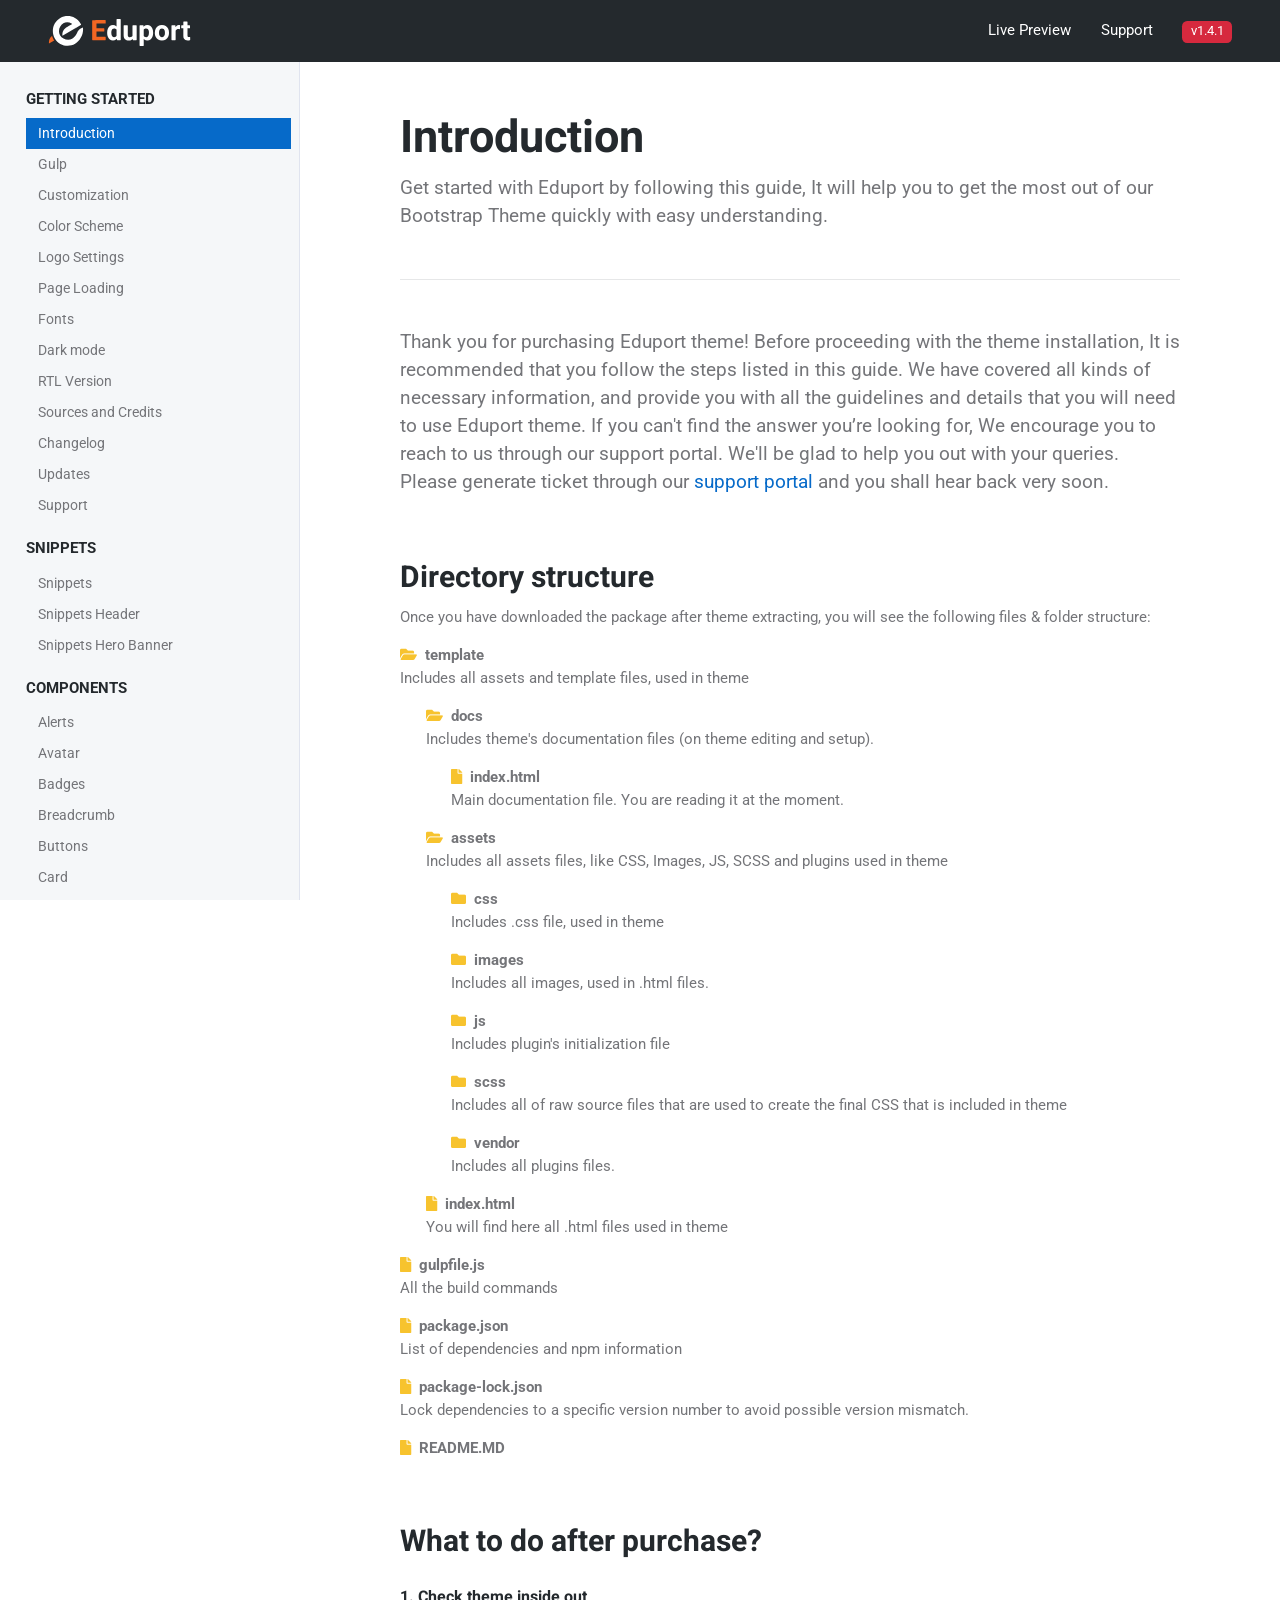
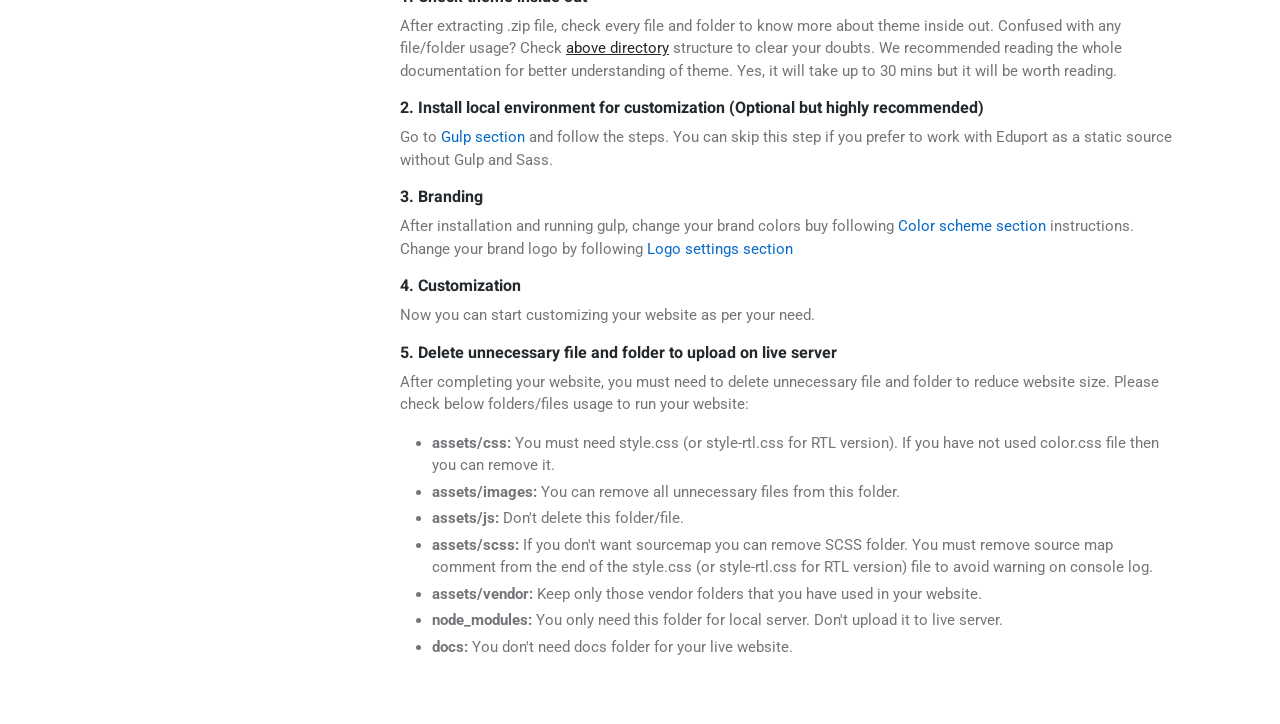
<file: template/docs/index.html>
<!DOCTYPE html>
<html lang="en">
<head>
	<title>Doc - Eduport Theme</title>
	<!-- Meta Tags -->
	<meta charset="utf-8">
	<meta name="viewport" content="width=device-width, initial-scale=1, shrink-to-fit=no">
	<meta name="author" content="Webestica.com">

	<!-- Favicon -->
	<link rel="shortcut icon" href="assets/images/favicon.ico">

	<!-- Google Font -->
<link rel="preconnect" href="https://fonts.googleapis.com">
<link rel="preconnect" href="https://fonts.gstatic.com" crossorigin>
<link href="https://fonts.googleapis.com/css2?family=Heebo:wght@400;500;700&family=Roboto:wght@400;500;700&display=swap" rel="stylesheet">

	<!-- Plugins CSS -->
	<link rel="stylesheet" type="text/css" href="assets/vendor/font-awesome/css/all.min.css">

	<!-- Theme CSS -->
	<link rel="stylesheet" type="text/css" href="assets/css/style.css">
	<link rel="stylesheet" type="text/css" href="assets/css/doc.css">
	<link rel="stylesheet" type="text/css" href="assets/css/prism.css">

</head>

<body>

<!-- **************** MAIN CONTENT START **************** -->
<main>
<!-- Navbar top START -->
<div class="navbar-top bg-dark px-3 px-sm-4 px-md-5">
	<div class="d-flex justify-content-between align-items-center">
		<!-- Logo START -->
			<a class="navbar-brand py-3" href="index.html">
				<img class="navbar-brand-item h-30px" src="assets/images/logo-light.svg" alt="logo">				
			</a>
			<!-- Logo END -->

		<!-- Navbar right -->
		<div>
			<ul class="text-end list-inline m-0">
				<li class="list-inline-item me-2 me-md-4"> <a class="text-white" href="https://Eduport.webestica.com">Live Preview</a> </li>
				<li class="list-inline-item me-2 me-md-4"> <a class="text-white" href="https://support.webestica.com" target="_blank">Support</a> </li>
				<li class="list-inline-item text-white"> <span class="badge text-bg-danger">v1.4.1</span></li>
			</ul>
		</div>
	</div>
</div>
<!-- Navbar top END -->

<div class="container-fluid px-0">
	<div class="page-wrapper">
		<!-- Left sidebar START -->
		<nav class="navbar navbar-expand-sm navbar-light bg-light px-3">
			<a class="navbar-brand py-2 d-sm-none" href="#">Doc nav</a>
			<button class="navbar-toggler" type="button" data-bs-toggle="collapse" data-bs-target="#docNav" aria-controls="docNav" aria-expanded="false" aria-label="Toggle navigation">
				<span class="navbar-toggler-icon"></span>
			</button>
			<div class="collapse navbar-collapse" id="docNav">
				<div class="left-sidebar bg-light">
					<div class="content custom-scrollbar h-100">
						<div class="list-group list-group-borderless p-3 p-md-4">
							<b class="text-dark text-uppercase mb-2">Getting Started</b>
								<a class="list-group-item" href="index.html">Introduction</a>
								<a class="list-group-item" href="gulp.html">Gulp</a>
								<a class="list-group-item" href="customization.html">Customization</a>
								<a class="list-group-item" href="color-scheme.html">Color Scheme</a>
								<a class="list-group-item" href="logo-settings.html">Logo Settings</a>
								<a class="list-group-item" href="page-loading.html">Page Loading</a>
								<a class="list-group-item" href="fonts.html">Fonts</a>
								<a class="list-group-item" href="dark-mode.html">Dark mode</a>
								<a class="list-group-item" href="rtl.html">RTL Version</a>
								<a class="list-group-item" href="sources-and-credits.html">Sources and Credits</a>
								<a class="list-group-item" href="changelog.html">Changelog</a>
								<a class="list-group-item" href="updates.html">Updates</a>
								<a class="list-group-item" href="support.html">Support</a>
							<b class="text-dark text-uppercase mt-3 mb-2">Snippets</b>
								<a class="list-group-item" href="snippets.html">Snippets</a>
								<a class="list-group-item" href="snippets-hero-header.html">Snippets Header</a>
								<a class="list-group-item" href="snippets-hero-banner.html">Snippets Hero Banner</a>
							<b class="text-dark text-uppercase mt-3 mb-2">Components</b>
								<a class="list-group-item" href="alerts.html">Alerts</a>
								<a class="list-group-item" href="avatar.html">Avatar</a>
								<a class="list-group-item" href="badges.html">Badges</a>
								<a class="list-group-item" href="breadcrumb.html">Breadcrumb</a>
								<a class="list-group-item" href="buttons.html">Buttons</a>
								<a class="list-group-item" href="card.html">Card</a>
								<a class="list-group-item" href="font-icons.html">Font icons</a>
								<a class="list-group-item" href="google-map.html">Google Map</a>
								<a class="list-group-item" href="nav-and-tabs.html">Nav and Tabs</a>
								<a class="list-group-item" href="pagination.html">Pagination</a>
								<a class="list-group-item" href="progress.html">Progress</a>
								<a class="list-group-item" href="sticky-element.html">Sticky element</a> 
								<a class="list-group-item" href="utility-classes.html">Utility classes</a>
							<b class="text-dark text-uppercase mt-3 mb-2">Plugins</b>
								<a class="list-group-item" href="tiny-slider.html">Tiny Slider</a>
								<a class="list-group-item" href="video-player.html">Video player</a>
								<a class="list-group-item" href="choices.html">Choices</a>
								<a class="list-group-item" href="flatpickr.html">Flatpickr</a>
						</div>
					</div>
				</div>
			</div>
		</nav>		
		<!-- Left sidebar END -->

		<!-- Main content START -->
		<div class="main-content">
			<div class="row">
				<div class="col-12">
					<!-- Page title -->
					<div class="my-5">
						<h1>Introduction</h1>
						<p class="lead">Get started with Eduport by following this guide, It will help you to get the most out of our Bootstrap Theme quickly with easy understanding.</p>
						<hr class="my-5">
					</div>

					<!-- Page content -->
					<p class="lead">Thank you for purchasing Eduport theme! Before proceeding with the theme installation, It is recommended that you follow the steps listed in this guide. We have covered all kinds of necessary information, and provide you with all the guidelines and details that you will need to use Eduport theme. If you can't find the answer you’re looking for, We encourage you to reach to us through our support portal. We'll be glad to help you out with your queries. Please generate ticket through our <a href="https://support.webestica.com" target="_blank">support portal</a> and you shall hear back very soon. </p>

					<!-- Directory structure -->
					<h3 id="directory" class="pt-5">Directory structure</h3>
					<p>Once you have downloaded the package after theme extracting, you will see the following files & folder structure:</p>
					<ul class="list-unstyled">
						<!-- template folder -->
						<li>
							<dl>
								<dt><i class="fas fa-folder-open text-warning me-1"></i> template </dt>
								<dd> Includes all assets and template files, used in theme</dd>
							</dl>
							<ul class="list-unstyled ms-4">
								<dl>
									<dt> <i class="fas fa-folder-open text-warning me-1"></i> docs </dt>
									<dd>Includes theme's documentation files (on theme editing and setup).</dd>
								</dl>
								<ul class="list-unstyled ms-4">
									<dl>
										<dt> <i class="fas fa-file text-warning me-1"></i> index.html </dt>
										<dd>Main documentation file. You are reading it at the moment.</dd>
									</dl>
								</ul>
								<dl>
									<dt><i class="fas fa-folder-open text-warning me-1"></i> assets </dt>
									<dd> Includes all assets files, like CSS, Images, JS, SCSS and plugins used in theme</dd>
								</dl>
								<ul class="list-unstyled ms-4">
									<dl>
										<dt><i class="fas fa-folder text-warning me-1"></i> css </dt>
										<dd> Includes .css file, used in theme</dd>
									</dl>
									<li>
										<dl>
											<dt><i class="fas fa-folder text-warning me-1"></i> images</dt>
											<dd> Includes all images, used in .html files.</dd>
										</dl>
									</li>
									<li>
										<dl>
											<dt><i class="fas fa-folder text-warning me-1"></i> js</dt>
											<dd> Includes plugin's initialization file</dd>
										</dl>
									</li>
									<li>
										<dl>
											<dt><i class="fas fa-folder text-warning me-1"></i> scss</dt>
											<dd> Includes all of raw source files that are used to create the final CSS that is included in theme</dd>
										</dl>
									</li>
									<li>
										<dl>
											<dt><i class="fas fa-folder text-warning me-1"></i> vendor</dt>
											<dd> Includes all plugins files.</dd>
										</dl>
									</li>
								</ul>
								<li>
									<dl>
										<dt><i class="fas fa-file text-warning me-1"></i> index.html</dt>
										<dd> You will find here all .html files used in theme</dd>
									</dl>
								</li>
							</ul>

						</li>
						<li>
							<dl>
								<dt> <i class="fas fa-file text-warning me-1"></i> gulpfile.js </dt>
								<dd>All the build commands</dd>
							</dl>
							<dl>
								<dt> <i class="fas fa-file text-warning me-1"></i> package.json </dt>
								<dd>List of dependencies and npm information</dd>
							</dl>
							<dl>
								<dt> <i class="fas fa-file text-warning me-1"></i> package-lock.json </dt>
								<dd>Lock dependencies to a specific version number to avoid possible version mismatch.</dd>
							</dl>
							<dl>
								<dt> <i class="fas fa-file text-warning me-1"></i> README.MD</dt>
								<dd></dd>
							</dl>
						</li>
					</ul>
				</div>
				<div class="col-12 mt-5">
					<h3 class="mb-4">What to do after purchase?</h3>
					<h6>1. Check theme inside out</h6>
					<p>After extracting .zip file, check every file and folder to know more about theme inside out. Confused with any file/folder usage? Check <a href="#directory" class="text-dark"><u>above directory</u></a> structure to clear your doubts. We recommended reading the whole documentation for better understanding of theme. Yes, it will take up to 30 mins but it will be worth reading.</p>

					<h6>2. Install local environment for customization (Optional but highly recommended)</h6>
					<p>Go to <a href="gulp.html">Gulp section</a> and follow the steps. You can skip this step if you prefer to work with Eduport as a static source without Gulp and Sass.</p>

					<h6>3. Branding</h6>
					<p>After installation and running gulp, change your brand colors buy following <a href="color-scheme.html">Color scheme section</a> instructions. Change your brand logo by following <a href="logo-settings.html">Logo settings section</a></p>

					<h6>4. Customization</h6>
					<p>Now you can start customizing your website as per your need. </p>

					<h6>5. Delete unnecessary file and folder to upload on live server</h6>
					<p>After completing your website, you must need to delete unnecessary file and folder to reduce website size. Please check below folders/files usage to run your website:</p>
					<ul>
						<li class="mb-1"><b>assets/css:</b> You must need style.css (or style-rtl.css for RTL version). If you have not used color.css file then you can remove it.</li>
						<li class="mb-1"><b>assets/images:</b> You can remove all unnecessary files from this folder.</li>
						<li class="mb-1"><b>assets/js:</b> Don't delete this folder/file.</li>
						<li class="mb-1"><b>assets/scss:</b> If you don't want sourcemap you can remove SCSS folder. You must remove source map comment from the end of the style.css (or style-rtl.css for RTL version) file to avoid warning on console log.</li>
						<li class="mb-1"><b>assets/vendor:</b> Keep only those vendor folders that you have used in your website.</li>
						<li class="mb-1"><b>node_modules:</b> You only need this folder for local server. Don't upload it to live server.</li>
						<li class="mb-1"><b>docs:</b> You don't need docs folder for your live website.</li>
					</ul>
					
				</div>
			</div>
		</div>
		<!-- Main content END -->
	</div>
</div>
</main>

<!-- =======================
JavaScripts -->

<!-- Bootstrap JS -->
<script src="assets/js/bootstrap.bundle.min.js"></script>

<script src="assets/js/simple-scrollbar.min.js"></script>
<script src="assets/js/prism.js"></script>
<script src="assets/js/clipboard.min.js"></script>
 
<!-- Template Functions -->
<script src="assets/js/functions.js"></script>

</body>
</html>
</file>
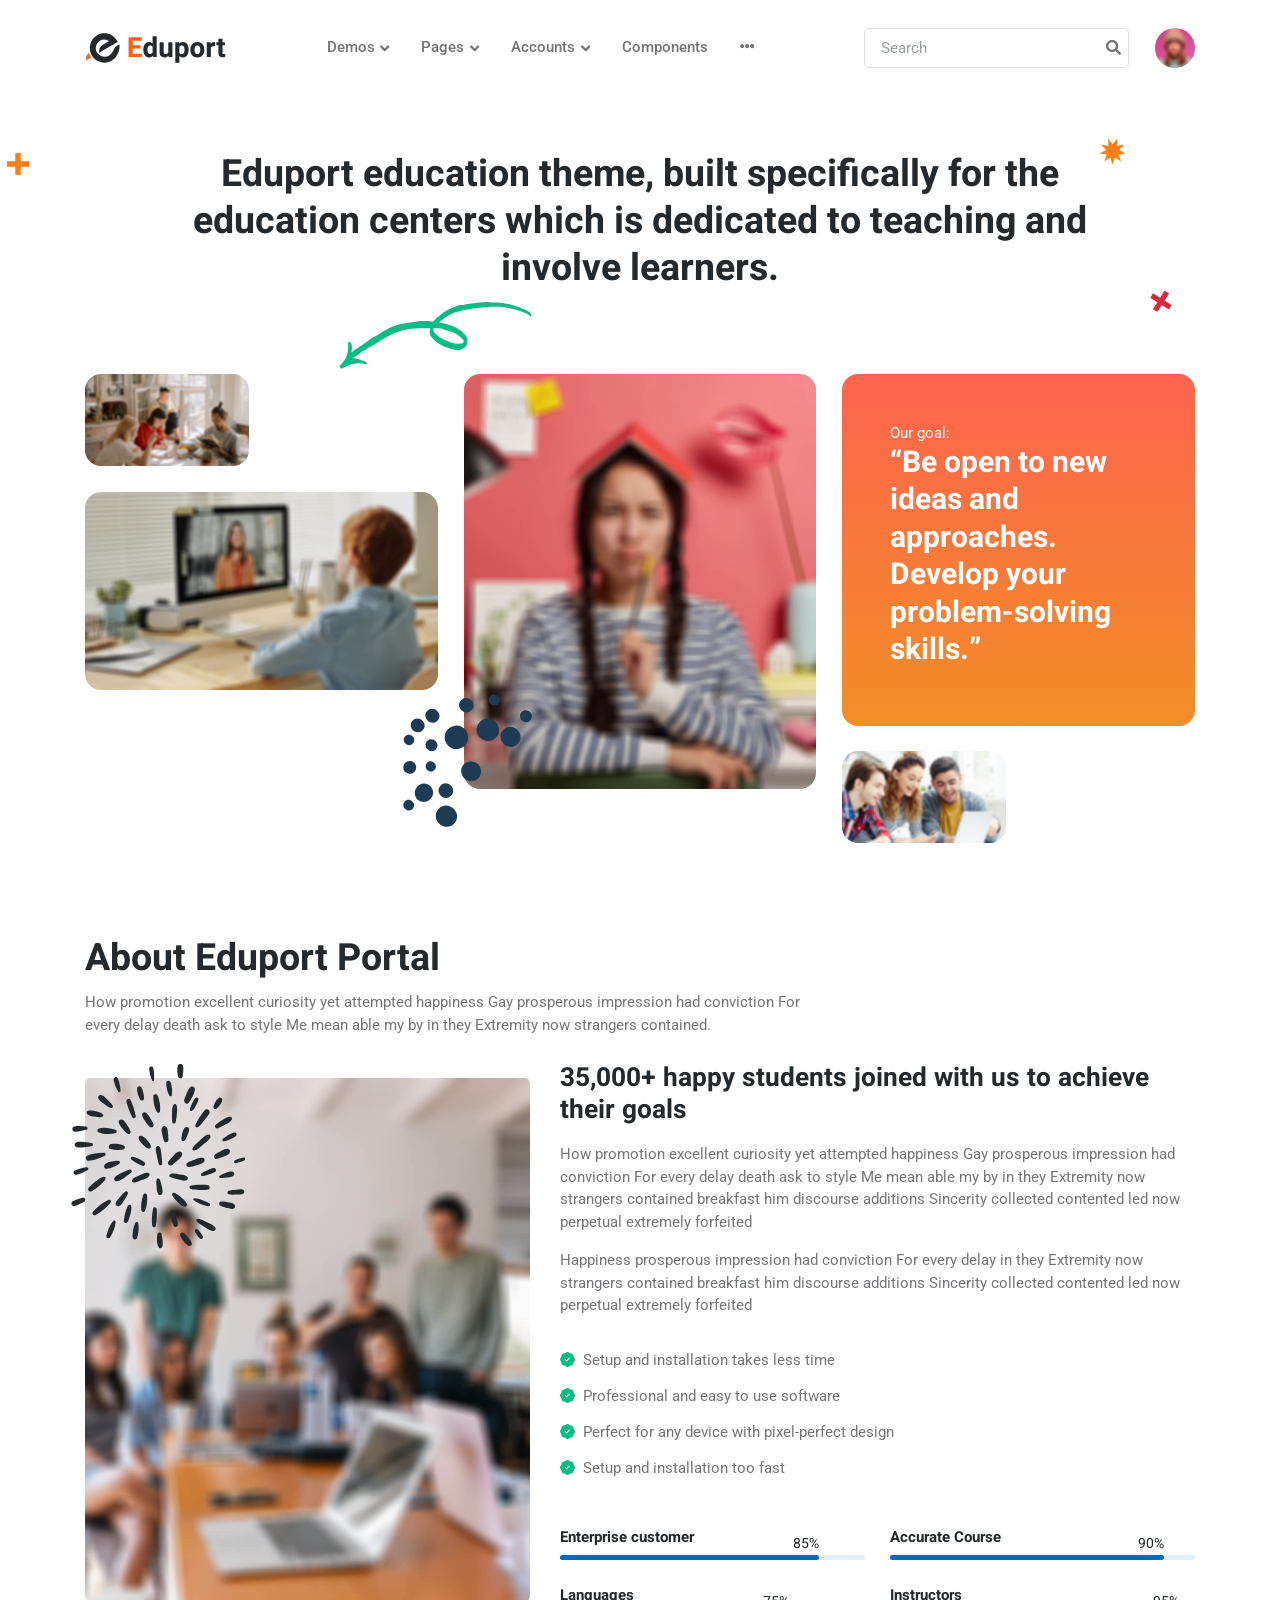
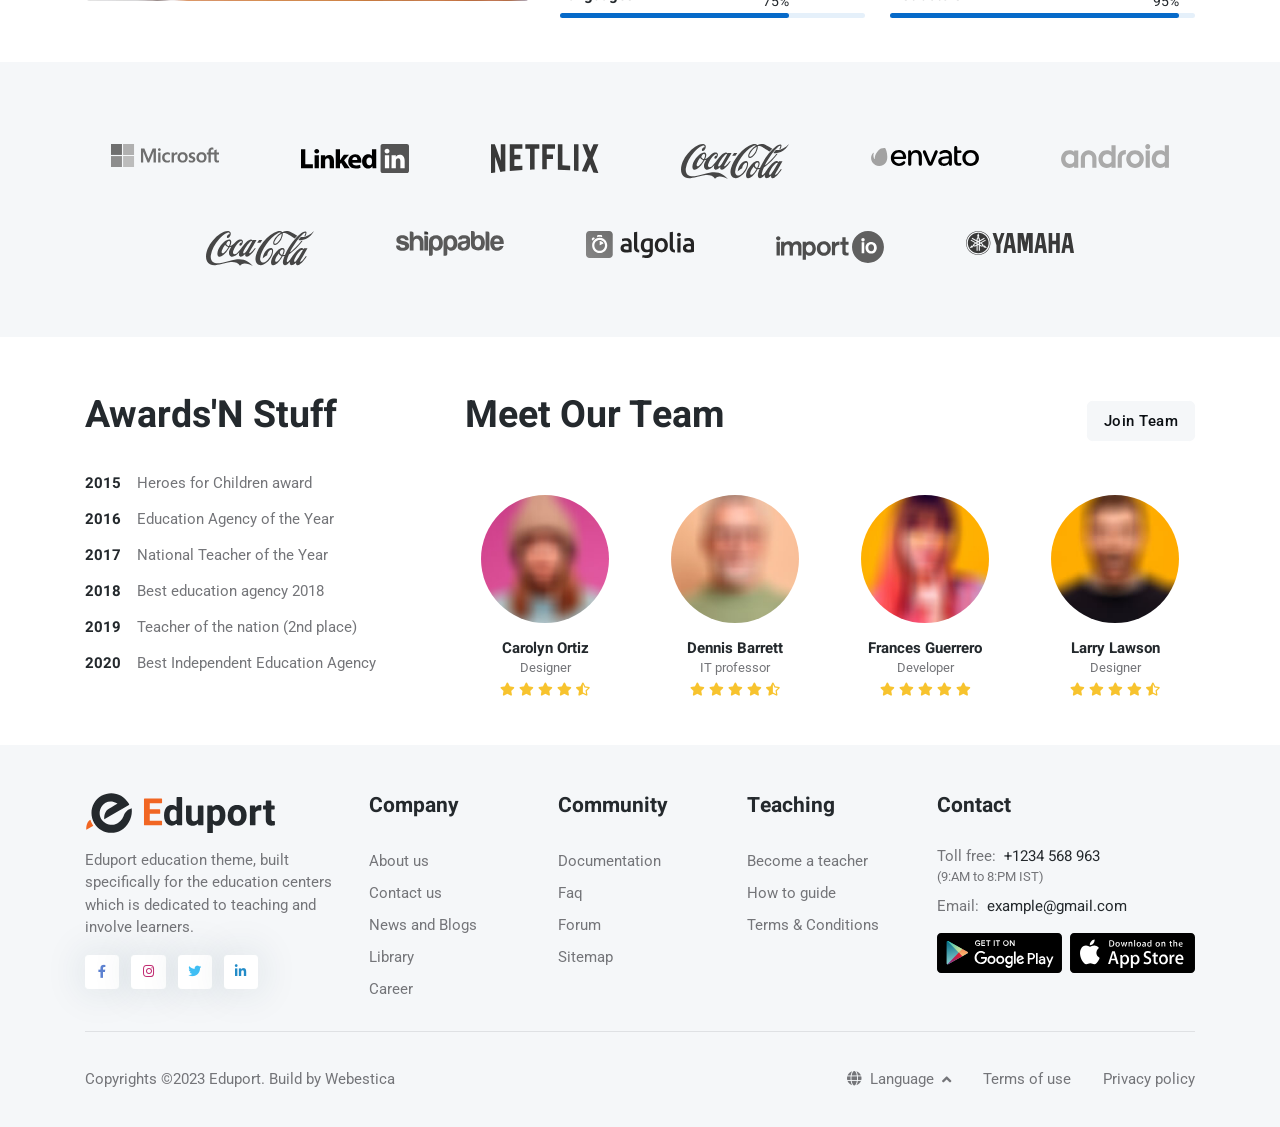
<file: template/about.html>
<!DOCTYPE html>
<html lang="en">
<head>
	<title>Eduport - LMS, Education and Course Theme</title>

	<!-- Meta Tags -->
	<meta charset="utf-8">
	<meta name="viewport" content="width=device-width, initial-scale=1, shrink-to-fit=no">
	<meta name="author" content="Webestica.com">
	<meta name="description" content="Eduport- LMS, Education and Course Theme">

	<!-- Dark mode -->
	<script>
		const storedTheme = localStorage.getItem('theme')
 
		const getPreferredTheme = () => {
			if (storedTheme) {
				return storedTheme
			}
			return window.matchMedia('(prefers-color-scheme: light)').matches ? 'light' : 'light'
		}

		const setTheme = function (theme) {
			if (theme === 'auto' && window.matchMedia('(prefers-color-scheme: dark)').matches) {
				document.documentElement.setAttribute('data-bs-theme', 'dark')
			} else {
				document.documentElement.setAttribute('data-bs-theme', theme)
			}
		}

		setTheme(getPreferredTheme())

		window.addEventListener('DOMContentLoaded', () => {
		    var el = document.querySelector('.theme-icon-active');
			if(el != 'undefined' && el != null) {
				const showActiveTheme = theme => {
				const activeThemeIcon = document.querySelector('.theme-icon-active use')
				const btnToActive = document.querySelector(`[data-bs-theme-value="${theme}"]`)
				const svgOfActiveBtn = btnToActive.querySelector('.mode-switch use').getAttribute('href')

				document.querySelectorAll('[data-bs-theme-value]').forEach(element => {
					element.classList.remove('active')
				})

				btnToActive.classList.add('active')
				activeThemeIcon.setAttribute('href', svgOfActiveBtn)
			}

			window.matchMedia('(prefers-color-scheme: dark)').addEventListener('change', () => {
				if (storedTheme !== 'light' || storedTheme !== 'dark') {
					setTheme(getPreferredTheme())
				}
			})

			showActiveTheme(getPreferredTheme())

			document.querySelectorAll('[data-bs-theme-value]')
				.forEach(toggle => {
					toggle.addEventListener('click', () => {
						const theme = toggle.getAttribute('data-bs-theme-value')
						localStorage.setItem('theme', theme)
						setTheme(theme)
						showActiveTheme(theme)
					})
				})

			}
		})
		
	</script>

	<!-- Favicon -->
	<link rel="shortcut icon" href="assets/images/favicon.ico">

	<!-- Google Font -->
	<link rel="preconnect" href="https://fonts.googleapis.com">
	<link rel="preconnect" href="https://fonts.gstatic.com" crossorigin>
	<link rel="stylesheet" href="https://fonts.googleapis.com/css2?family=Heebo:wght@400;500;700&family=Roboto:wght@400;500;700&display=swap">

	<!-- Plugins CSS -->
	<link rel="stylesheet" type="text/css" href="assets/vendor/font-awesome/css/all.min.css">
	<link rel="stylesheet" type="text/css" href="assets/vendor/bootstrap-icons/bootstrap-icons.css">
	<link rel="stylesheet" type="text/css" href="assets/vendor/tiny-slider/tiny-slider.css">
	<link rel="stylesheet" type="text/css" href="assets/vendor/aos/aos.css">

	<!-- Theme CSS -->
	<link rel="stylesheet" type="text/css" href="assets/css/style.css">

</head>

<body>

<!-- Header START -->
<header class="navbar-light navbar-sticky">
	<!-- Logo Nav START -->
	<nav class="navbar navbar-expand-xl">
		<div class="container">
			<!-- Logo START -->
			<a class="navbar-brand" href="index.html">
				<img class="light-mode-item navbar-brand-item" src="assets/images/logo.svg" alt="logo">
				<img class="dark-mode-item navbar-brand-item" src="assets/images/logo-light.svg" alt="logo">
			</a>
			<!-- Logo END -->

			<!-- Responsive navbar toggler -->
			<button class="navbar-toggler ms-auto" type="button" data-bs-toggle="collapse" data-bs-target="#navbarCollapse" aria-controls="navbarCollapse" aria-expanded="false" aria-label="Toggle navigation">
				<span class="navbar-toggler-animation">
					<span></span>
					<span></span>
					<span></span>
				</span>
			</button>

			<!-- Main navbar START -->
			<div class="navbar-collapse w-100 collapse" id="navbarCollapse">

				<!-- Nav Main menu START -->
				<ul class="navbar-nav navbar-nav-scroll mx-auto">
					<!-- Nav item 1 Demos -->
					<li class="nav-item dropdown">
						<a class="nav-link dropdown-toggle" href="#" id="demoMenu" data-bs-toggle="dropdown" aria-haspopup="true" aria-expanded="false">Demos</a>
						<ul class="dropdown-menu" aria-labelledby="demoMenu">
							<li> <a class="dropdown-item" href="index.html">Home Default</a></li>
							<li> <a class="dropdown-item" href="index-2.html">Home Education</a></li>
							<li> <a class="dropdown-item" href="index-3.html">Home Academy</a></li>
							<li> <a class="dropdown-item" href="index-4.html">Home Course</a></li>
							<li> <a class="dropdown-item" href="index-5.html">Home University</a></li>
							<li> <a class="dropdown-item" href="index-6.html">Home Kindergarten</a></li>
							<li> <a class="dropdown-item" href="index-7.html">Home Landing</a></li>
							<li> <a class="dropdown-item" href="index-8.html">Home Tutor</a></li>
							<li> <a class="dropdown-item" href="index-9.html">Home School</a></li>
							<li> <a class="dropdown-item" href="index-10.html">Home Abroad</a></li>
							<li> <a class="dropdown-item" href="index-11.html">Home Workshop</a></li>
						</ul>
					</li>

					<!-- Nav item 2 Pages -->
					<li class="nav-item dropdown">
						<a class="nav-link dropdown-toggle" href="#" id="pagesMenu" data-bs-toggle="dropdown" aria-haspopup="true" aria-expanded="false">Pages</a>
						<ul class="dropdown-menu" aria-labelledby="pagesMenu">
							<!-- Dropdown submenu -->
							<li class="dropdown-submenu dropend">
								<a class="dropdown-item dropdown-toggle" href="#">Course</a>
								<ul class="dropdown-menu dropdown-menu-start" data-bs-popper="none">
									<li> <a class="dropdown-item" href="course-categories.html">Course Categories</a></li>
									<li> <hr class="dropdown-divider"></li>
									<li> <a class="dropdown-item" href="course-grid.html">Course Grid Classic</a></li>
									<li> <a class="dropdown-item" href="course-grid-2.html">Course Grid Minimal</a></li>
									<li> <hr class="dropdown-divider"></li>
									<li> <a class="dropdown-item" href="course-list.html">Course List Classic</a></li>
									<li> <a class="dropdown-item" href="course-list-2.html">Course List Minimal</a></li>
									<li> <hr class="dropdown-divider"></li>
									<li> <a class="dropdown-item" href="course-detail.html">Course Detail Classic</a></li>
									<li> <a class="dropdown-item" href="course-detail-min.html">Course Detail Minimal</a></li>
									<li> <a class="dropdown-item" href="course-detail-adv.html">Course Detail Advance</a></li>
									<li> <a class="dropdown-item" href="course-detail-module.html">Course Detail Module</a></li>
									<li> <a class="dropdown-item" href="course-video-player.html">Course Full Screen Video</a></li>
								</ul>
							</li>

							<!-- Dropdown submenu -->
							<li class="dropdown-submenu dropend">
								<a class="dropdown-item dropdown-toggle" href="#">About</a>
								<ul class="dropdown-menu dropdown-menu-start" data-bs-popper="none">
									<li> <a class="dropdown-item" href="about.html">About Us</a></li>
									<li> <a class="dropdown-item" href="contact-us.html">Contact Us</a></li>
									<li> <a class="dropdown-item" href="blog-grid.html">Blog Grid</a></li>
									<li> <a class="dropdown-item" href="blog-masonry.html">Blog Masonry</a></li>
									<li> <a class="dropdown-item" href="blog-detail.html">Blog Detail</a></li>
									<li> <a class="dropdown-item" href="pricing.html">Pricing</a></li>
								</ul>
							</li>

							<!-- Dropdown submenu -->
							<li class="dropdown-submenu dropend">
								<a class="dropdown-item dropdown-toggle" href="#">Hero Banner</a>
								<ul class="dropdown-menu dropdown-menu-start" data-bs-popper="none">
									<li> <a class="dropdown-item" href="docs/snippet-hero-12.html">Hero Form</a></li>
									<li> <a class="dropdown-item" href="docs/snippet-hero-13.html">Hero Vector</a></li>
									<li> <p class="dropdown-item mb-0">Coming soon....</p></li>
								</ul>
							</li>

							<li> <a class="dropdown-item" href="instructor-list.html">Instructor List</a></li>
							<li> <a class="dropdown-item" href="instructor-single.html">Instructor Single</a></li>
							<li> <a class="dropdown-item" href="become-instructor.html">Become an Instructor</a></li>
							<li> <a class="dropdown-item" href="abroad-single.html">Abroad Single</a></li>
							<li> <a class="dropdown-item" href="workshop-detail.html">Workshop Detail</a></li>
							<li> <a class="dropdown-item" href="event-detail.html">Event Detail</a></li>

							<!-- Dropdown submenu -->
							<li class="dropdown-submenu dropend">
								<a class="dropdown-item dropdown-toggle" href="#">Shop</a>
								<ul class="dropdown-menu dropdown-menu-start" data-bs-popper="none">
									<li> <a class="dropdown-item" href="shop.html">Shop grid</a></li>
									<li> <a class="dropdown-item" href="shop-product-detail.html">Product detail</a></li>
									<li> <a class="dropdown-item" href="cart.html">Cart</a></li>
									<li> <a class="dropdown-item" href="checkout.html">Checkout</a></li>
									<li> <a class="dropdown-item" href="empty-cart.html">Empty Cart</a></li>
									<li> <a class="dropdown-item" href="wishlist.html">Wishlist</a></li>
								</ul>
							</li>

							<!-- Dropdown submenu -->
							<li class="dropdown-submenu dropend">
								<a class="dropdown-item dropdown-toggle" href="#">Help</a>
								<ul class="dropdown-menu dropdown-menu-start" data-bs-popper="none">
									<li> <a class="dropdown-item" href="help-center.html">Help Center</a></li>
									<li> <a class="dropdown-item" href="help-center-detail.html">Help Center Single</a></li>
									<li> <a class="dropdown-item" href="faq.html">FAQs</a></li>
								</ul>
							</li>

							<!-- Dropdown submenu -->
							<li class="dropdown-submenu dropend">
								<a class="dropdown-item dropdown-toggle" href="#">Authentication</a>
								<ul class="dropdown-menu dropdown-menu-start" data-bs-popper="none">
									<li> <a class="dropdown-item" href="sign-in.html">Sign In</a></li>
									<li> <a class="dropdown-item" href="sign-up.html">Sign Up</a></li>
									<li> <a class="dropdown-item" href="forgot-password.html">Forgot Password</a></li>
								</ul>
							</li>

							<!-- Dropdown submenu -->
							<li class="dropdown-submenu dropend">
								<a class="dropdown-item dropdown-toggle" href="#">Form</a>
								<ul class="dropdown-menu dropdown-menu-start" data-bs-popper="none">
									<li> <a class="dropdown-item" href="request-demo.html">Request a demo</a></li>
									<li> <a class="dropdown-item" href="book-class.html">Book a Class</a></li>
									<li> <a class="dropdown-item" href="request-access.html">Free Access</a></li>
									<li> <a class="dropdown-item" href="university-admission-form.html">Admission Form</a></li>
								</ul>
							</li>

							<!-- Dropdown submenu -->
							<li class="dropdown-submenu dropend">
								<a class="dropdown-item dropdown-toggle" href="#">Specialty</a>
								<ul class="dropdown-menu dropdown-menu-start" data-bs-popper="none">
									<li> <a class="dropdown-item" href="error-404.html">Error 404</a></li>
									<li> <a class="dropdown-item" href="coming-soon.html">Coming Soon</a></li>
								</ul>
							</li>
						</ul>
					</li>

					<!-- Nav item 3 Account -->
					<li class="nav-item dropdown">
						<a class="nav-link dropdown-toggle" href="#" id="accounntMenu" data-bs-toggle="dropdown" aria-haspopup="true" aria-expanded="false">Accounts</a>
						<ul class="dropdown-menu" aria-labelledby="accounntMenu">
							<!-- Dropdown submenu -->
							<li class="dropdown-submenu dropend">
								<a class="dropdown-item dropdown-toggle" href="#"><i class="fas fa-user-tie fa-fw me-1"></i>Instructor</a>
								<ul class="dropdown-menu dropdown-menu-start" data-bs-popper="none">
									<li> <a class="dropdown-item" href="instructor-dashboard.html"><i class="bi bi-grid-fill fa-fw me-1"></i>Dashboard</a> </li>
									<li> <a class="dropdown-item" href="instructor-manage-course.html"><i class="bi bi-basket-fill fa-fw me-1"></i>Courses</a> </li>
									<li> <a class="dropdown-item" href="instructor-create-course.html"><i class="bi bi-file-earmark-plus-fill fa-fw me-1"></i>Create Course</a> </li>
									<li> <a class="dropdown-item" href="course-added.html"><i class="bi bi-file-check-fill fa-fw me-1"></i>Course Added</a> </li>
									<li> <a class="dropdown-item" href="instructor-quiz.html"><i class="bi bi-question-diamond fa-fw me-1"></i>Quiz</a> </li>
									<li> <a class="dropdown-item" href="instructor-earning.html"><i class="fas fa-chart-line fa-fw me-1"></i>Earnings</a> </li>
									<li> <a class="dropdown-item" href="instructor-studentlist.html"><i class="fas fa-user-graduate fa-fw me-1"></i>Students</a> </li>
									<li> <a class="dropdown-item" href="instructor-order.html"><i class="bi bi-cart-check-fill fa-fw me-1"></i>Orders</a> </li>
									<li> <a class="dropdown-item" href="instructor-review.html"><i class="bi bi-star-fill fa-fw me-1"></i>Reviews</a> </li>
									<li> <a class="dropdown-item" href="instructor-payout.html"><i class="fas fa-wallet fa-fw me-1"></i>Payout</a> </li>
								</ul>
							</li>

							<!-- Dropdown submenu -->
							<li class="dropdown-submenu dropend">
								<a class="dropdown-item dropdown-toggle" href="#"><i class="fas fa-user-graduate fa-fw me-1"></i>Student</a>
								<ul class="dropdown-menu dropdown-menu-start" data-bs-popper="none">
									<li> <a class="dropdown-item" href="student-dashboard.html"><i class="bi bi-grid-fill fa-fw me-1"></i>Dashboard</a> </li>
									<li> <a class="dropdown-item" href="student-subscription.html"><i class="bi bi-card-checklist fa-fw me-1"></i>My Subscriptions</a> </li>
									<li> <a class="dropdown-item" href="student-course-list.html"><i class="bi bi-basket-fill fa-fw me-1"></i>Courses</a> </li>
									<li> <a class="dropdown-item" href="student-course-resume.html"><i class="far fa-fw fa-file-alt me-1"></i>Course Resume</a> </li>
									<li> <a class="dropdown-item" href="student-quiz.html"><i class="bi bi-question-diamond fa-fw me-1"></i>Quiz </a> </li>
									<li> <a class="dropdown-item" href="student-payment-info.html"><i class="bi bi-credit-card-2-front-fill fa-fw me-1"></i>Payment Info</a> </li>
									<li> <a class="dropdown-item" href="student-bookmark.html"><i class="fas bi-cart-check-fill fa-fw me-1"></i>Wishlist</a> </li>
								</ul>
							</li>
							
							<li> <a class="dropdown-item" href="admin-dashboard.html"><i class="fas fa-user-cog fa-fw me-1"></i>Admin</a> </li>
							<li> <hr class="dropdown-divider"></li>
							<li> <a class="dropdown-item" href="instructor-edit-profile.html"><i class="fas fa-fw fa-edit me-1"></i>Edit Profile</a> </li>
							<li> <a class="dropdown-item" href="instructor-setting.html"><i class="fas fa-fw fa-cog me-1"></i>Settings</a> </li>
							<li> <a class="dropdown-item" href="instructor-delete-account.html"><i class="fas fa-fw fa-trash-alt me-1"></i>Delete Profile</a> </li>
							
							<li> <hr class="dropdown-divider"></li>
							<!-- Dropdown Level -->
							<li class="dropdown-submenu dropend">
								<a class="dropdown-item dropdown-toggle" href="#">Dropdown levels</a>
								<ul class="dropdown-menu dropdown-menu-start" data-bs-popper="none">

									<!-- dropdown submenu open right -->
									<li class="dropdown-submenu dropend">
										<a class="dropdown-item dropdown-toggle" href="#">Dropdown (end)</a>
										<ul class="dropdown-menu" data-bs-popper="none">
											<li> <a class="dropdown-item" href="#">Dropdown item</a> </li>
											<li> <a class="dropdown-item" href="#">Dropdown item</a> </li>
										</ul>
									</li>
									<li> <a class="dropdown-item" href="#">Dropdown item</a> </li>

									<!-- dropdown submenu open left -->
									<li class="dropdown-submenu dropstart">
										<a class="dropdown-item dropdown-toggle" href="#">Dropdown (start)</a>
										<ul class="dropdown-menu dropdown-menu-end" data-bs-popper="none">
											<li> <a class="dropdown-item" href="#">Dropdown item</a> </li>
											<li> <a class="dropdown-item" href="#">Dropdown item</a> </li>
										</ul>
									</li>
									<li> <a class="dropdown-item" href="#">Dropdown item</a> </li>
								</ul>
							</li>
						</ul>
					</li>

					<!-- Nav item 4 Component-->
					<li class="nav-item"><a class="nav-link" href="docs/alerts.html">Components</a></li>

					<!-- Nav item 5 link-->
					<li class="nav-item dropdown">
						<a class="nav-link" href="#" id="advanceMenu" data-bs-toggle="dropdown" aria-haspopup="true" aria-expanded="false">
							<i class="fas fa-ellipsis-h"></i>
						</a>
						<ul class="dropdown-menu dropdown-menu-end min-w-auto" data-bs-popper="none">
							<li> 
								<a class="dropdown-item" href="https://support.webestica.com/" target="_blank">
									<i class="text-warning fa-fw bi bi-life-preserver me-2"></i>Support
								</a> 
							</li>
							<li> 
								<a class="dropdown-item" href="docs/index.html" target="_blank">
									<i class="text-danger fa-fw bi bi-card-text me-2"></i>Documentation
								</a> 
							</li>
							<li> <hr class="dropdown-divider"></li>
							<li> 
								<a class="dropdown-item" href="https://eduport.webestica.com/rtl/" target="_blank">
									<i class="text-info fa-fw bi bi-toggle-off me-2"></i>RTL demo
								</a> 
							</li>
							<li> 
								<a class="dropdown-item" href="https://themes.getbootstrap.com/store/webestica/" target="_blank">
									<i class="text-success fa-fw bi bi-cloud-download-fill me-2"></i>Buy Eduport!
								</a> 
							</li>
							<li> <hr class="dropdown-divider"></li>
							<li> 
								<a class="dropdown-item" href="docs/alerts.html" target="_blank">
									<i class="text-orange fa-fw bi bi-puzzle-fill me-2"></i>Components
								</a> 
							</li>
							<li> 
                <a class="dropdown-item" href="docs/snippets.html">
                  <i class="text-purple fa-fw bi bi-stickies-fill me-2"></i>Snippets
                </a>
              </li>
						</ul>
					</li>
				</ul>
				<!-- Nav Main menu END -->

				<!-- Nav Search START -->
				<div class="nav my-3 my-xl-0 px-4 flex-nowrap align-items-center">
					<div class="nav-item w-100">
						<form class="position-relative">
							<input class="form-control pe-5 bg-transparent" type="search" placeholder="Search" aria-label="Search">
							<button class="bg-transparent p-2 position-absolute top-50 end-0 translate-middle-y border-0 text-primary-hover text-reset" type="submit">
								<i class="fas fa-search fs-6 "></i>
							</button>
						</form>
					</div>
				</div>
				<!-- Nav Search END -->
			</div>
			<!-- Main navbar END -->

			<!-- Profile START -->
			<div class="dropdown ms-1 ms-lg-0">
				<a class="avatar avatar-sm p-0" href="#" id="profileDropdown" role="button" data-bs-auto-close="outside" data-bs-display="static" data-bs-toggle="dropdown" aria-expanded="false">
					<img class="avatar-img rounded-circle" src="assets/images/avatar/01.jpg" alt="avatar">
				</a>
				<ul class="dropdown-menu dropdown-animation dropdown-menu-end shadow pt-3" aria-labelledby="profileDropdown">
					<!-- Profile info -->
					<li class="px-3 mb-3">
						<div class="d-flex align-items-center">
							<!-- Avatar -->
							<div class="avatar me-3">
								<img class="avatar-img rounded-circle shadow" src="assets/images/avatar/01.jpg" alt="avatar">
							</div>
							<div>
								<a class="h6" href="#">Lori Ferguson</a>
								<p class="small m-0">example@gmail.com</p>
							</div>
						</div>
					</li>
          <li> <hr class="dropdown-divider"></li>
					<!-- Links -->
					<li><a class="dropdown-item" href="#"><i class="bi bi-person fa-fw me-2"></i>Edit Profile</a></li>
					<li><a class="dropdown-item" href="#"><i class="bi bi-gear fa-fw me-2"></i>Account Settings</a></li>
					<li><a class="dropdown-item" href="#"><i class="bi bi-info-circle fa-fw me-2"></i>Help</a></li>
					<li><a class="dropdown-item bg-danger-soft-hover" href="#"><i class="bi bi-power fa-fw me-2"></i>Sign Out</a></li>
					<li> <hr class="dropdown-divider"></li>
					<!-- Dark mode options START -->
					<li>
						<div class="bg-light dark-mode-switch theme-icon-active d-flex align-items-center p-1 rounded mt-2">
							<button type="button" class="btn btn-sm mb-0" data-bs-theme-value="light">
								<svg xmlns="http://www.w3.org/2000/svg" width="16" height="16" fill="currentColor" class="bi bi-sun fa-fw mode-switch" viewBox="0 0 16 16">
									<path d="M8 11a3 3 0 1 1 0-6 3 3 0 0 1 0 6zm0 1a4 4 0 1 0 0-8 4 4 0 0 0 0 8zM8 0a.5.5 0 0 1 .5.5v2a.5.5 0 0 1-1 0v-2A.5.5 0 0 1 8 0zm0 13a.5.5 0 0 1 .5.5v2a.5.5 0 0 1-1 0v-2A.5.5 0 0 1 8 13zm8-5a.5.5 0 0 1-.5.5h-2a.5.5 0 0 1 0-1h2a.5.5 0 0 1 .5.5zM3 8a.5.5 0 0 1-.5.5h-2a.5.5 0 0 1 0-1h2A.5.5 0 0 1 3 8zm10.657-5.657a.5.5 0 0 1 0 .707l-1.414 1.415a.5.5 0 1 1-.707-.708l1.414-1.414a.5.5 0 0 1 .707 0zm-9.193 9.193a.5.5 0 0 1 0 .707L3.05 13.657a.5.5 0 0 1-.707-.707l1.414-1.414a.5.5 0 0 1 .707 0zm9.193 2.121a.5.5 0 0 1-.707 0l-1.414-1.414a.5.5 0 0 1 .707-.707l1.414 1.414a.5.5 0 0 1 0 .707zM4.464 4.465a.5.5 0 0 1-.707 0L2.343 3.05a.5.5 0 1 1 .707-.707l1.414 1.414a.5.5 0 0 1 0 .708z"/>
									<use href="#"></use>
								</svg> Light
							</button>
							<button type="button" class="btn btn-sm mb-0" data-bs-theme-value="dark">
								<svg xmlns="http://www.w3.org/2000/svg" width="16" height="16" fill="currentColor" class="bi bi-moon-stars fa-fw mode-switch" viewBox="0 0 16 16">
									<path d="M6 .278a.768.768 0 0 1 .08.858 7.208 7.208 0 0 0-.878 3.46c0 4.021 3.278 7.277 7.318 7.277.527 0 1.04-.055 1.533-.16a.787.787 0 0 1 .81.316.733.733 0 0 1-.031.893A8.349 8.349 0 0 1 8.344 16C3.734 16 0 12.286 0 7.71 0 4.266 2.114 1.312 5.124.06A.752.752 0 0 1 6 .278zM4.858 1.311A7.269 7.269 0 0 0 1.025 7.71c0 4.02 3.279 7.276 7.319 7.276a7.316 7.316 0 0 0 5.205-2.162c-.337.042-.68.063-1.029.063-4.61 0-8.343-3.714-8.343-8.29 0-1.167.242-2.278.681-3.286z"/>
									<path d="M10.794 3.148a.217.217 0 0 1 .412 0l.387 1.162c.173.518.579.924 1.097 1.097l1.162.387a.217.217 0 0 1 0 .412l-1.162.387a1.734 1.734 0 0 0-1.097 1.097l-.387 1.162a.217.217 0 0 1-.412 0l-.387-1.162A1.734 1.734 0 0 0 9.31 6.593l-1.162-.387a.217.217 0 0 1 0-.412l1.162-.387a1.734 1.734 0 0 0 1.097-1.097l.387-1.162zM13.863.099a.145.145 0 0 1 .274 0l.258.774c.115.346.386.617.732.732l.774.258a.145.145 0 0 1 0 .274l-.774.258a1.156 1.156 0 0 0-.732.732l-.258.774a.145.145 0 0 1-.274 0l-.258-.774a1.156 1.156 0 0 0-.732-.732l-.774-.258a.145.145 0 0 1 0-.274l.774-.258c.346-.115.617-.386.732-.732L13.863.1z"/>
									<use href="#"></use>
								</svg> Dark
							</button>
							<button type="button" class="btn btn-sm mb-0 active" data-bs-theme-value="auto">
								<svg xmlns="http://www.w3.org/2000/svg" width="16" height="16" fill="currentColor" class="bi bi-circle-half fa-fw mode-switch" viewBox="0 0 16 16">
									<path d="M8 15A7 7 0 1 0 8 1v14zm0 1A8 8 0 1 1 8 0a8 8 0 0 1 0 16z"/>
									<use href="#"></use>
								</svg> Auto
							</button>
						</div>
					</li> 
					<!-- Dark mode options END-->
				</ul>
			</div>
			<!-- Profile START -->
		</div>
	</nav>
	<!-- Logo Nav END -->
</header>
<!-- Header END -->

<!-- **************** MAIN CONTENT START **************** -->
<main>
	
<!-- =======================
Page Banner START -->
<section>
	<div class="container">

		<div class="row g-4">
			<!-- Title and SVG START -->
			<div class="col-10 text-center mx-auto position-relative">
				<!-- SVG decoration -->
				<figure class="position-absolute top-100 start-50 translate-middle mt-5 ms-n9 pt-5 d-none d-lg-block">
					<svg>
						<path class="fill-success" d="m181.6 6.7c-0.1 0-0.2-0.1-0.3 0-2.5-0.3-4.9-1-7.3-1.4-2.7-0.4-5.5-0.7-8.2-0.8-1.4-0.1-2.8-0.1-4.1-0.1-0.5 0-0.9-0.1-1.4-0.2-0.9-0.3-1.9-0.1-2.8-0.1-5.4 0.2-10.8 0.6-16.1 1.4-2.7 0.3-5.3 0.8-7.9 1.3-0.6 0.1-1.1 0.3-1.8 0.3-0.4 0-0.7-0.1-1.1-0.1-1.5 0-3 0.7-4.3 1.2-3 1-6 2.4-8.8 3.9-2.1 1.1-4 2.4-5.9 3.9-1 0.7-1.8 1.5-2.7 2.2-0.5 0.4-1.1 0.5-1.5 0.9s-0.7 0.8-1.1 1.2c-1 1-1.9 2-2.9 2.9-0.4 0.3-0.8 0.5-1.2 0.5-1.3-0.1-2.7-0.4-3.9-0.6-0.7-0.1-1.2 0-1.8 0-3.1 0-6.4-0.1-9.5 0.4-1.7 0.3-3.4 0.5-5.1 0.7-5.3 0.7-10.7 1.4-15.8 3.1-4.6 1.6-8.9 3.8-13.1 6.3-2.1 1.2-4.2 2.5-6.2 3.9-0.9 0.6-1.7 0.9-2.6 1.2s-1.7 1-2.5 1.6c-1.5 1.1-3 2.1-4.6 3.2-1.2 0.9-2.7 1.7-3.9 2.7-1 0.8-2.2 1.5-3.2 2.2-1.1 0.7-2.2 1.5-3.3 2.3-0.8 0.5-1.7 0.9-2.5 1.5-0.9 0.8-1.9 1.5-2.9 2.2 0.1-0.6 0.3-1.2 0.4-1.9 0.3-1.7 0.2-3.6 0-5.3-0.1-0.9-0.3-1.7-0.8-2.4s-1.5-1.1-2.3-0.8c-0.2 0-0.3 0.1-0.4 0.3s-0.1 0.4-0.1 0.6c0.3 3.6 0.2 7.2-0.7 10.7-0.5 2.2-1.5 4.5-2.7 6.4-0.6 0.9-1.4 1.7-2 2.6s-1.5 1.6-2.3 2.3c-0.2 0.2-0.5 0.4-0.6 0.7s0 0.7 0.1 1.1c0.2 0.8 0.6 1.6 1.3 1.8 0.5 0.1 0.9-0.1 1.3-0.3 0.9-0.4 1.8-0.8 2.7-1.2 0.4-0.2 0.7-0.3 1.1-0.6 1.8-1 3.8-1.7 5.8-2.3 4.3-1.1 9-1.1 13.3 0.1 0.2 0.1 0.4 0.1 0.6 0.1 0.7-0.1 0.9-1 0.6-1.6-0.4-0.6-1-0.9-1.7-1.2-2.5-1.1-4.9-2.1-7.5-2.7-0.6-0.2-1.3-0.3-2-0.4-0.3-0.1-0.5 0-0.8-0.1s-0.9 0-1.1-0.1-0.3 0-0.3-0.2c0-0.4 0.7-0.7 1-0.8 0.5-0.3 1-0.7 1.5-1l5.4-3.6c0.4-0.2 0.6-0.6 1-0.9 1.2-0.9 2.8-1.3 4-2.2 0.4-0.3 0.9-0.6 1.3-0.9l2.7-1.8c1-0.6 2.2-1.2 3.2-1.8 0.9-0.5 1.9-0.8 2.7-1.6 0.9-0.8 2.2-1.4 3.2-2 1.2-0.7 2.3-1.4 3.5-2.1 4.1-2.5 8.2-4.9 12.7-6.6 5.2-1.9 10.6-3.4 16.2-4 5.4-0.6 10.8-0.3 16.2-0.5h0.5c1.4-0.1 2.3-0.1 1.7 1.7-1.4 4.5 1.3 7.5 4.3 10 3.4 2.9 7 5.7 11.3 7.1 4.8 1.6 9.6 3.8 14.9 2.7 3-0.6 6.5-4 6.8-6.4 0.2-1.7 0.1-3.3-0.3-4.9-0.4-1.4-1-3-2.2-3.9-0.9-0.6-1.6-1.6-2.4-2.4-0.9-0.8-1.9-1.7-2.9-2.3-2.1-1.4-4.2-2.6-6.5-3.5-3.2-1.3-6.6-2.2-10-3-0.8-0.2-1.6-0.4-2.5-0.5-0.2 0-1.3-0.1-1.3-0.3-0.1-0.2 0.3-0.4 0.5-0.6 0.9-0.8 1.8-1.5 2.7-2.2 1.9-1.4 3.8-2.8 5.8-3.9 2.1-1.2 4.3-2.3 6.6-3.2 1.2-0.4 2.3-0.8 3.6-1 0.6-0.2 1.2-0.2 1.8-0.4 0.4-0.1 0.7-0.3 1.1-0.5 1.2-0.5 2.7-0.5 3.9-0.8 1.3-0.2 2.7-0.4 4.1-0.7 2.7-0.4 5.5-0.8 8.2-1.1 3.3-0.4 6.7-0.7 10-1 7.7-0.6 15.3-0.3 23 1.3 4.2 0.9 8.3 1.9 12.3 3.6 1.2 0.5 2.3 1.1 3.5 1.5 0.7 0.2 1.3 0.7 1.8 1.1 0.7 0.6 1.5 1.1 2.3 1.7 0.2 0.2 0.6 0.3 0.8 0.2 0.1-0.1 0.1-0.2 0.2-0.4 0.1-0.9-0.2-1.7-0.7-2.4-0.4-0.6-1-1.4-1.6-1.9-0.8-0.7-2-1.1-2.9-1.6-1-0.5-2-0.9-3.1-1.3-2.5-1.1-5.2-2-7.8-2.8-1-0.8-2.4-1.2-3.7-1.4zm-64.4 25.8c4.7 1.3 10.3 3.3 14.6 7.9 0.9 1 2.4 1.8 1.8 3.5-0.6 1.6-2.2 1.5-3.6 1.7-4.9 0.8-9.4-1.2-13.6-2.9-4.5-1.7-8.8-4.3-11.9-8.3-0.5-0.6-1-1.4-1.1-2.2 0-0.3 0-0.6-0.1-0.9s-0.2-0.6 0.1-0.9c0.2-0.2 0.5-0.2 0.8-0.2 2.3-0.1 4.7 0 7.1 0.4 0.9 0.1 1.6 0.6 2.5 0.8 1.1 0.4 2.3 0.8 3.4 1.1z"/>
					</svg>
				</figure>
				<!-- SVG decoration -->
				<figure class="position-absolute top-0 start-0 ms-n9">	
					<svg width="22px" height="22px" viewBox="0 0 22 22">
						<polygon class="fill-orange" points="22,8.3 13.7,8.3 13.7,0 8.3,0 8.3,8.3 0,8.3 0,13.7 8.3,13.7 8.3,22 13.7,22 13.7,13.7 22,13.7 "/>
					</svg>
				</figure>
				<!-- SVG decoration -->
				<figure class="position-absolute top-100 start-100 translate-middle ms-5 d-none d-md-block">
					<svg  width="21.5px" height="21.5px" viewBox="0 0 21.5 21.5">
						<polygon class="fill-danger" points="21.5,14.3 14.4,9.9 18.9,2.8 14.3,0 9.9,7.1 2.8,2.6 0,7.2 7.1,11.6 2.6,18.7 7.2,21.5 11.6,14.4 18.7,18.9 "/>
					</svg>
				</figure>
				<!-- SVG decoration -->
				<figure class="position-absolute top-0 start-100 translate-middle">
					<svg width="27px" height="27px">
						<path class="fill-orange" d="M13.122,5.946 L17.679,-0.001 L17.404,7.528 L24.661,5.946 L19.683,11.533 L26.244,15.056 L18.891,16.089 L21.686,23.068 L15.400,19.062 L13.122,26.232 L10.843,19.062 L4.557,23.068 L7.352,16.089 L-0.000,15.056 L6.561,11.533 L1.582,5.946 L8.839,7.528 L8.565,-0.001 L13.122,5.946 Z"/>
					</svg>
				</figure>

				<!-- Title -->
				<h1 class="position-relative fs-2">Eduport education theme, built specifically for the education centers which is dedicated to teaching and involve learners.</h1>
			</div>
			<!-- Title and SVG END -->
		</div>

		<!-- Images START -->
		<div class="row g-4 mt-0 mt-lg-5">

			<!-- Left image -->
			<div class="col-6 col-md-4">
				<div class="row g-4">
					<!-- Image -->
					<div class="col-10 col-lg-6">
						<img class="rounded-4" src="assets/images/about/05.jpg" alt="">
					</div>
					<!-- Image -->
					<div class="col-12">
						<img class="rounded-4" src="assets/images/about/03.jpg" alt="">
					</div>
				</div>
			</div>

			<!-- Center image -->
			<div class="col-6 col-md-4 position-relative">
				<!-- SVG decoration -->
				<figure class="position-absolute bottom-0 start-0 ms-n5">
					<svg width="129px" height="133px">
						<path class="fill-blue" d="M127.581,25.993 C122.659,31.935 113.441,24.283 118.356,18.351 C123.278,12.408 132.496,20.060 127.581,25.993 ZM115.247,49.292 C106.977,59.275 91.492,46.420 99.748,36.454 C108.018,26.470 123.503,39.325 115.247,49.292 ZM86.935,2.378 C91.464,-3.089 99.944,3.951 95.423,9.409 C90.894,14.876 82.414,7.836 86.935,2.378 ZM93.501,43.010 C84.246,54.182 66.918,39.796 76.157,28.643 C85.411,17.471 102.740,31.856 93.501,43.010 ZM57.726,6.672 C63.633,-0.460 74.694,8.723 68.796,15.842 C62.889,22.973 51.828,13.791 57.726,6.672 ZM65.132,42.254 C65.414,45.250 64.407,48.520 62.488,50.836 C60.459,53.285 57.635,54.609 54.547,55.032 C51.448,55.456 48.387,54.215 45.962,52.383 C43.626,50.618 42.031,47.307 41.761,44.441 C41.479,41.444 42.486,38.175 44.406,35.858 C46.434,33.410 49.258,32.085 52.346,31.662 C55.446,31.238 58.507,32.479 60.931,34.312 C63.267,36.076 64.862,39.387 65.132,42.254 ZM48.502,101.257 C42.496,108.507 31.251,99.172 37.247,91.934 C43.252,84.684 54.497,94.019 48.502,101.257 ZM23.966,17.251 C29.774,10.238 40.651,19.267 34.852,26.269 C29.043,33.281 18.167,24.251 23.966,17.251 ZM9.378,26.952 C15.088,20.059 25.780,28.935 20.079,35.817 C14.369,42.711 3.677,33.835 9.378,26.952 ZM10.074,49.315 C5.742,54.545 -2.369,47.811 1.955,42.590 C6.287,37.361 14.399,44.094 10.074,49.315 ZM10.889,68.408 C13.679,70.517 13.903,74.910 11.746,77.514 C9.434,80.305 5.439,80.481 2.640,78.366 C-0.150,76.258 -0.375,71.865 1.783,69.260 C4.095,66.469 8.090,66.293 10.889,68.408 ZM9.881,114.513 C5.450,119.861 -2.845,112.974 1.578,107.635 C6.008,102.287 14.304,109.173 9.881,114.513 ZM12.758,94.899 C14.381,91.994 16.764,89.898 20.208,89.575 C22.532,89.358 25.068,90.140 26.866,91.630 C28.766,93.203 29.795,95.394 30.124,97.789 C30.589,101.171 28.744,104.038 26.279,106.100 C26.173,106.189 26.066,106.278 25.960,106.367 C24.381,107.689 21.309,108.287 19.326,107.873 C17.757,107.545 16.312,106.882 15.033,105.915 C13.453,104.722 12.479,102.811 12.056,100.935 C11.657,99.164 11.627,96.924 12.555,95.263 C12.622,95.142 12.690,95.021 12.758,94.899 ZM23.787,69.054 C28.020,63.943 35.947,70.523 31.721,75.626 C27.487,80.736 19.560,74.156 23.787,69.054 ZM23.899,47.361 C28.822,41.418 38.039,49.070 33.125,55.003 C28.202,60.945 18.985,53.293 23.899,47.361 ZM51.663,129.014 C42.901,139.591 26.494,125.972 35.242,115.411 C44.004,104.833 60.411,118.454 51.663,129.014 ZM69.137,67.525 C69.381,67.564 69.626,67.602 69.871,67.641 C77.305,68.819 80.658,77.977 75.894,83.728 C71.131,89.478 61.508,87.888 58.968,80.803 C58.884,80.570 58.800,80.337 58.717,80.104 C56.311,73.396 62.098,66.410 69.137,67.525 Z"/>
					</svg>
				</figure>
				<!-- Image -->
				<img class="rounded-4" src="assets/images/about/09.jpg" alt="">
			</div>

			<!-- Right image -->
			<div class="col-md-4">
				<div class="row g-4">
					<!-- Content -->
					<div class="col-sm-6 col-md-12">
						<div class="bg-grad rounded-4 p-5 text-start">
							<span class="text-white">Our goal:</span>
							<h3 class="text-white">“Be open to new ideas and approaches. Develop your problem-solving skills.”</h3>
						</div>
					</div>
					<!-- Image -->
					<div class="col-sm-6 col-md-12 col-lg-6">
						<img class="rounded-4" src="assets/images/about/10.jpg" alt="">
					</div>
				</div>
			</div>
		</div>
		<!-- Images END -->
	</div>
</section>
<!-- =======================
Page Banner END -->

<!-- =======================
About founder START -->
<section class="pt-0 pt-md-5">
	<div class="container">
		<!-- Title -->
		<div class="row mb-4">
			<div class="col-lg-8">
				<h2>About Eduport Portal</h2>
				<p class="mb-0">How promotion excellent curiosity yet attempted happiness Gay prosperous impression had conviction For every delay death ask to style Me mean able my by in they Extremity now strangers contained.</p>
			</div>
		</div>

		<div class="row align-items-center">
			<div class="col-lg-5 position-relative">
				<!-- SVG decoration -->
				<figure class="position-absolute top-0 start-0 d-inline-block mt-n3">
					<svg width="180" height="188" viewBox="0 0 379 395" xmlns="http://www.w3.org/2000/svg">
						<path class="fill-dark" d="m194.01 213.69c0.16-5.82-0.7-11.77-1.4-17.55-0.64-5.35-0.76-11.29-2.82-16.27-1.96-4.73-8.61-4.2-9.04 1.22-0.43 5.35 1.23 11.08 2.27 16.34 1.14 5.75 2.15 11.66 4.1 17.18 1.3 3.67 6.78 3.18 6.89-0.92z"/>
						<path class="fill-dark" d="m128.66 204.59c6.52 6.1 15.48 10.99 24.03 13.51 5.22 1.54 7.32-5.35 3.46-8.21-6.75-5.01-16.05-9.23-24.35-10.7-2.94-0.52-5.69 3.02-3.14 5.4z"/>
						<path class="fill-dark" d="m132.2 252.72c6.03 2.03 13-2.24 18.55-4.47 5.74-2.31 12.86-4.01 16.33-9.42 1.35-2.1 0.13-5.66-2.49-6.12-6.49-1.13-12.33 2.76-18.07 5.5-5.32 2.53-13.35 4.85-15.93 10.57-0.73 1.63-0.16 3.34 1.61 3.94z"/>
						<path class="fill-dark" d="m182.31 247.3c-1.06 5.43-0.29 10.91 0.17 16.38 0.45 5.37 0.39 10.33 3.86 14.65 2.48 3.08 6.71 0.8 7.87-2.08 1.92-4.74-0.07-10.24-1.09-15.05-1.07-5.05-1.88-10.15-4.3-14.75-1.37-2.61-5.92-2.16-6.51 0.85z"/>
						<path class="fill-dark" d="m211.23 241.9c5.34 2.71 11.14 3.79 16.93 5.12 5.44 1.25 11.33 3.6 16.8 1.69 2.97-1.04 4.8-5.22 2.01-7.6-4.56-3.89-10.1-3.93-15.86-4.77-5.93-0.87-11.93-2.18-17.94-1.58-3.44 0.33-5.65 5.25-1.94 7.14z"/>
						<path class="fill-dark" d="m214.37 216.88c4.35-2.81 8.22-6.6 12.01-10.11 3.85-3.57 8.13-6.91 9.69-12.11 1.18-3.93-2.72-7.7-6.6-6.6-5.19 1.47-8.64 5.78-12.25 9.56-3.58 3.74-7.38 7.54-10.27 11.86-3.01 4.48 2.94 10.3 7.42 7.4z"/>
						<path class="fill-dark" d="m207.17 163.93c0.09-5.41-0.52-10.86-1.1-16.24-0.53-4.88-0.69-9.86-5.27-12.57-1.66-0.99-4.25-0.79-5.58 0.72-3.58 4.05-2.41 8.55-1.43 13.51 1.05 5.32 2.17 10.73 3.91 15.86 1.72 5.06 9.38 4.33 9.47-1.28z"/>
						<path class="fill-dark" d="m170.28 175.82c-1.08-4.59-5.06-8.9-8.25-12.24-3.48-3.65-7.11-6.76-11.91-8.47-3.27-1.16-6.56 2.43-5.59 5.59 1.49 4.87 4.62 8.63 8.09 12.28 3.19 3.35 7.33 7.35 11.86 8.62 3.57 1.02 6.6-2.33 5.8-5.78z"/>
						<path class="fill-dark" d="m113.84 176.01c-7.44-4.12-18.57-4.89-26.84-3.99-5.8 0.63-7.84 9.04-1.46 10.76 4.65 1.25 9.05 1.98 13.88 1.84 4.39-0.13 9.32 0.11 13.47-1.4 3.03-1.1 4.11-5.46 0.95-7.21z"/>
						<path class="fill-dark" d="m125.34 225.91c-5.47 2.02-10.75 4.18-16 6.74-5.16 2.52-11.05 4.98-14.84 9.42-3.46 4.06-0.13 9.64 5.06 8.7 5.73-1.04 10.86-4.93 15.62-8.12 4.84-3.23 9.35-6.72 13.83-10.42 2.88-2.38-0.19-7.6-3.67-6.32z"/>
						<path class="fill-dark" d="m154.27 279.62c-3.59 9.53-5.46 22.66-3.96 32.73 0.5 3.32 6.07 4.06 7.41 0.97 4.05-9.33 5.62-22.49 4.62-32.61-0.46-4.65-6.4-5.53-8.07-1.09z"/>
						<path class="fill-dark" d="m215.3 280.91c2.51 5 6.64 8.95 10.55 12.87 3.98 3.99 8.2 7.99 13.42 10.24 4.15 1.79 8.7-1.96 6.37-6.37-2.78-5.28-7.24-9.31-11.78-13.1-4.44-3.7-8.65-7.32-14.04-9.52-3.51-1.43-5.91 3.11-4.52 5.88z"/>
						<path class="fill-dark" d="m254.24 267.03c5.83 1.72 12.15 1.57 18.2 1.8 6.2 0.24 12.37 0.53 18.44-0.9 4.44-1.05 4.44-7.93 0-8.98-6.07-1.43-12.24-1.14-18.44-0.9-6.05 0.23-12.36 0.08-18.2 1.8-3.54 1.04-3.55 6.13 0 7.18z"/>
						<path class="fill-dark" d="m249.57 220.6c5.74 0.12 11.6-2.08 17.06-3.7 5.45-1.61 11.25-2.56 15.39-6.7 2.54-2.55 1.73-8.18-2.32-8.79-5.98-0.91-10.83 1.38-16.4 3.38-5.3 1.91-11.59 3.59-16.1 7.03-3.55 2.7-2.68 8.67 2.37 8.78z"/>
						<path class="fill-dark" d="m238.02 166.17c5.01 0.05 6.68-5.95 8.2-9.72 2.09-5.16 5.82-11.06 4.3-16.7-1.07-3.99-5.57-4.49-8.42-2.22-4.5 3.56-5.43 12.37-6.71 17.73-0.63 2.63-2.45 10.86 2.63 10.91z"/>
						<path class="fill-dark" d="m175.92 131.08c-1.38-4.98-4.55-9.43-7.22-13.81-2.74-4.5-5.16-8.6-9.77-11.37-3.99-2.4-7.62 1.55-7.08 5.44 0.71 5.16 3.67 8.88 6.59 13.03 2.76 3.92 5.45 8.49 9.2 11.53 3.63 2.95 9.7 0.32 8.28-4.82z"/>
						<path class="fill-dark" d="m127.5 145.68c-1.48-4.47-4.02-8.5-6.53-12.46-2.62-4.14-5.16-8.26-9.07-11.29-3.8-2.95-11.23-0.45-9.16 5.33 1.79 4.99 4.71 8.72 8.08 12.77 3.16 3.81 6.31 7.59 10.31 10.54 3.06 2.24 7.5-1.48 6.37-4.89z"/>
						<path class="fill-dark" d="m101.97 207.71c-4.66-0.27-9.34 0.67-13.89 1.61-4.86 1-9.5 1.89-13.64 4.77-4.3 2.98-3.09 10.56 2.82 10.41 5.31-0.13 9.68-2.1 14.43-4.28 4.41-2.01 8.72-4.09 12.48-7.19 2.26-1.84 0.25-5.18-2.2-5.32z"/>
						<path class="fill-dark" d="m116.71 272.51c-4.44 3-7.89 7.25-11.32 11.32-3.27 3.87-8.11 8.18-9.12 13.28-0.88 4.45 3.4 7.81 7.48 5.75 4.67-2.35 7.5-8.09 10.36-12.29 3-4.4 6.21-8.89 7.91-13.97 0.98-2.92-2.72-5.84-5.31-4.09z"/>
						<path class="fill-dark" d="m122.39 301.82c-5.73 9.01-7.71 21.98-9 32.42-0.66 5.35 7.05 5.43 8.72 1.18 3.68-9.42 7.84-21.51 7.12-31.74-0.25-3.62-4.81-5.04-6.84-1.86z"/>
						<path class="fill-dark" d="m175.01 308.29c-2.31 11.43-3.44 23.86-1.94 35.44 0.5 3.89 6.31 5.52 7.42 1.01 2.79-11.35 3.18-23.81 2.16-35.41-0.36-4.07-6.71-5.66-7.64-1.04z"/>
						<path class="fill-dark" d="m210.59 318.2c1.26 8.85 4.01 18.05 7.97 26.05 2.65 5.35 9.5 1.21 8.81-3.71-1.22-8.79-4.36-17.94-8.27-25.92-2.53-5.17-9.19-1.18-8.51 3.58z"/>
						<path class="fill-dark" d="m259.62 289.8c3.87 4.03 9.22 6.16 14.27 8.35 5.5 2.38 10.65 4.46 16.62 5.28 3.9 0.54 6.45-4.22 2.79-6.61-5.03-3.27-10.23-5.13-15.94-6.92-5.3-1.66-10.9-3.61-16.51-3.1-1.47 0.15-2.34 1.84-1.23 3z"/>
						<path class="fill-dark" d="m278.17 239.36c4.63 0.39 9.28-1.67 13.66-3 4.69-1.43 9.34-2.62 13.55-5.22 4.66-2.88 1.5-9.44-3.59-8.51-4.84 0.89-9.1 3.2-13.52 5.27-4.12 1.93-8.83 3.5-11.99 6.88-1.68 1.79-0.41 4.39 1.89 4.58z"/>
						<path class="fill-dark" d="m260.7 185.8c6.75-0.5 12.46-6.6 17.59-10.64 6.06-4.77 13.55-9.38 17.13-16.41 1.61-3.15-1.07-7.46-4.83-6.28-7.33 2.3-12.71 8.29-18.33 13.29-4.95 4.42-12.78 9.58-14.42 16.28-0.42 1.75 0.87 3.91 2.86 3.76z"/>
						<path class="fill-dark" d="m222.24 126.71c1.72-5.82 2.23-12.08 2.75-18.11 0.53-6.15 1.5-12.24-0.7-18.15-0.98-2.63-5.02-3.81-6.51-0.85-2.84 5.63-2.77 11.47-2.92 17.68-0.16 6.48-0.31 13.03 0.82 19.43 0.62 3.45 5.67 3 6.56 0z"/>
						<path class="fill-dark" d="m189.37 103.89c1.91-10.31-0.85-23.15-4.28-32.87-1.79-5.06-9.95-4.6-9.79 1.33 0.27 10.37 2.05 23.4 7.57 32.4 1.48 2.42 5.92 2.3 6.5-0.86z"/>
						<path class="fill-dark" d="m138.39 113.34c-2.42-11.53-5.76-23.3-11.04-33.86-2.46-4.91-9.59-1.36-8.51 3.59 2.49 11.44 7.43 22.73 12.74 33.14 2 3.93 7.64 1.09 6.81-2.87z"/>
						<path class="fill-dark" d="m95.58 142.36c-10.59-3.62-23.57-6.37-34.52-2.95-3.37 1.05-4.68 6.37-1.06 8.11 10.9 5.24 23.97 4.38 35.58 2.23 4-0.73 3.28-6.27 0-7.39z"/>
						<path class="fill-dark" d="m71.61 190.69c-11.35-0.2-25.08 1.31-35.4 6.17-5.27 2.48-2.55 10.83 2.9 10.72 11.39-0.23 24.24-5.15 34.27-10.36 3.19-1.65 1.57-6.47-1.77-6.53z"/>
						<path class="fill-dark" d="m70.91 241.18c-6.14 1.41-11.5 5.82-16.53 9.45-5.45 3.92-10.23 8.3-14.75 13.25-3.72 4.07 0.98 10.58 5.97 7.74 5.82-3.3 11.15-6.97 16.18-11.39 4.67-4.1 10.21-8.39 12.96-14.07 1.3-2.67-0.82-5.67-3.83-4.98z"/>
						<path class="fill-dark" d="m80.75 290.12c-11.72 5.48-23.72 14.77-32.18 24.52-3.31 3.82 0.8 9.5 5.44 7.06 11.45-6.02 23.21-15.54 31.25-25.72 2.62-3.32-0.53-7.72-4.51-5.86z"/>
						<path class="fill-dark" d="m137.08 338.96c-3.59 8.71-5.75 20.22-5.21 29.62 0.31 5.45 7.72 6.52 9.47 1.28 3-8.95 3.91-20.61 2.73-29.96-0.5-4.05-5.42-4.76-6.99-0.94z"/>
						<path class="fill-dark" d="m90.97 334.12c-7.42 8.44-11.65 20.48-14.36 31.22-1.21 4.8 5.58 7.88 8.11 3.42 5.49-9.67 10.82-21.27 11.3-32.55 0.11-2.48-3.36-4.01-5.05-2.09z"/>
						<path class="fill-dark" d="m183.75 362.85c-0.94 8.43-1.81 20.63 3.62 27.64 1.57 2.03 5.08 1.2 6.2-0.8 2.33-4.17 2.01-8.48 1.47-13.1-0.58-5-1.14-10.08-2.47-14.94-1.42-5.19-8.29-3.59-8.82 1.2z"/>
						<path class="fill-dark" d="m231.99 363.98c0.76 4.42 4.35 8.51 6.86 12.12 2.85 4.09 5.89 7.41 9.98 10.26 3.45 2.41 9.16-1.67 7.48-5.75-1.99-4.85-4.64-8.7-8.21-12.55-3.27-3.52-6.35-7.46-10.86-9.33-3.33-1.39-5.73 2.47-5.25 5.25z"/>
						<path class="fill-dark" d="m266.34 334.6c3.77 5.1 9.94 7.95 15.32 11.13 5.77 3.4 11.98 8.41 18.68 9.44 4.88 0.75 8.48-4.45 4.9-8.42-4.54-5.05-12.05-7.51-18.06-10.47-5.59-2.74-11.57-6.54-17.86-6.87-2.45-0.14-4.53 3.09-2.98 5.19z"/>
						<path class="fill-dark" d="m316.13 301.59c4.75 2.94 10.54 4.1 15.86 5.66 4.95 1.45 10.22 3.67 14.39-0.45 1.09-1.07 1.7-2.93 1.17-4.42-2.02-5.66-7.03-5.96-12.33-6.86-5.49-0.94-11.33-2.55-16.91-1.99-4.14 0.41-6.06 5.65-2.18 8.06z"/>
						<path class="fill-dark" d="m316.55 243.69c4.9 0.41 9.87-0.06 14.73-0.78 4.98-0.74 9.48-1.05 13.4-4.41 2.7-2.31 1.2-7.08-2.08-7.87-4.92-1.2-9.43 0.65-14.08 2.29-4.56 1.61-9.16 3.42-13.28 5.97-2.27 1.41-1.18 4.59 1.31 4.8z"/>
						<path class="fill-dark" d="m308.04 203.69c4.85-0.37 9.55-2.49 14.01-4.38 4.56-1.94 9.9-3.42 13.28-7.2 3.13-3.51 1.13-9.73-3.99-9.63-5.12 0.09-9.53 2.9-14.03 5.11-4.35 2.14-9.26 4.34-12.71 7.79-2.82 2.8-0.89 8.65 3.44 8.31z"/>
						<path class="fill-dark" d="m269.75 136.35c2.23-2.11 4.44-3.56 6.47-5.95 2.15-2.52 4.26-5.06 6.29-7.68 3.67-4.73 7.87-9.39 10.84-14.59 3.28-5.75-4.7-12.37-9.38-7.24-4.06 4.46-7.24 9.78-10.63 14.75-1.66 2.44-3.23 4.94-4.8 7.44-1.9 3.04-2.79 5.84-4.31 9.01-1.66 3.52 2.51 7.11 5.52 4.26z"/>
						<path class="fill-dark" d="m249.62 85.78c6.03-7.39 11.22-17.92 13.28-27.22 1.53-6.93-6.93-9.89-10.91-4.6-3.02 4.01-4.88 8.3-6.86 12.9-1.87 4.33-4 8.83-4.85 13.48-0.89 4.88 5.45 10.21 9.34 5.44z"/>
						<path class="fill-dark" d="m90.05 91.45c-2.56-5.05-7.57-9.23-11.65-13.07-4.09-3.85-8.31-9.07-14.25-9.28-3.38-0.12-5.49 3.27-4.81 6.31 1.25 5.6 7.66 8.94 12 12.12 4.52 3.31 9.43 7.32 14.87 8.91 3 0.87 5.14-2.45 3.84-4.99z"/>
						<path class="fill-dark" d="m44.95 170.14c-6.71-0.76-13.22-1.96-20-2.4-6.02-0.39-10.51-1.6-14.47 3.58-0.86 1.12-0.86 3.41 0 4.53 3.97 5.2 8.38 3.97 14.47 3.58 6.77-0.43 13.29-1.63 20-2.4 4.42-0.49 4.43-6.38 0-6.89z"/>
						<path class="fill-dark" d="m311.93 138.89c5.64-2.46 10.99-5.48 16.42-8.37 4.61-2.46 10.32-5.01 12.47-10.07 1.14-2.67-0.21-5.1-3.12-5.44-5.48-0.63-10.55 3.08-14.97 5.89-5.19 3.29-10.47 6.45-15.39 10.14-4.7 3.53-0.8 10.21 4.59 7.85z"/>
						<path class="fill-dark" d="m214.43 69.49c1.24-8.38 0.44-19.18-2.63-27.11-1.83-4.74-8.98-4.29-9.15 1.24-0.25 8.53 2.45 19.03 6.47 26.56 1.09 2.05 4.94 1.83 5.31-0.69z"/>
						<path class="fill-dark" d="m155.87 76.25c-0.17-7.42-1.86-17.18-5.87-23.48-2.59-4.06-8.63-2.33-8.88 2.41-0.39 7.46 2.98 16.77 6.49 23.32 2.07 3.87 8.37 2.09 8.26-2.25z"/>
						<path class="fill-dark" d="m69.9 110.49c-2.8-4.65-8.9-5.51-13.81-6.83-5.97-1.6-11.86-2.8-17.96-1.33-3.79 0.91-3.81 5.75-1.01 7.71 4.9 3.44 10.46 4.3 16.31 5 4.92 0.59 11.26 2.24 15.51-0.95 1.15-0.84 1.77-2.26 0.96-3.6z"/>
						<path class="fill-dark" d="m33.45 135.28c-8.15-0.52-16.37-1.58-24.44-0.08-6.41 1.2-4.57 10.75 1.49 10.98 8.03 0.3 16.11-2.12 23.92-3.8 4.17-0.89 2.92-6.85-0.97-7.1z"/>
						<path class="fill-dark" d="m34.21 221.12c-8.24 1.61-16.84 3.23-24.39 7.05-5.18 2.62-1.4 9.93 3.76 8.91 8.15-1.62 15.99-5.81 23.33-9.56 3.73-1.89 1.01-7.12-2.7-6.4z"/>
						<path class="fill-dark" d="m26.3 285.19c-7.04 2.19-14.06 4.08-20.61 7.52-5.56 2.91-1.73 11.9 4.26 10.11 7.07-2.1 13.42-5.69 19.98-9.02 4.75-2.42 1.45-10.2-3.63-8.61z"/>
						<path class="fill-dark" d="m334.44 278.26c5.12 1.04 10.28 0.66 15.46 0.55 5.07-0.11 10.07 0.09 14.73-2.05 3.9-1.78 2.43-7.51-1.13-8.61-4.72-1.46-9.81-0.37-14.64 0.17-4.83 0.53-9.81 0.75-14.43 2.34-3.39 1.17-4.08 6.78 0.01 7.6z"/>
						<path class="fill-dark" d="m324.69 166.67c8.1-2.25 17.57-5.63 24.26-10.79 3.5-2.7 1.72-8.92-3.21-7.61-8.31 2.21-16.63 7.54-23.46 12.69-2.64 2.01-1.26 6.74 2.41 5.71z"/>
						<path class="fill-dark" d="m308.96 97.65c2.67-2.59 4.86-5.22 7.13-8.19 0.99-1.29 1.95-2.55 2.73-3.97 1.11-2.03 1.38-3.83 1.67-6.08 0.47-3.72-4.54-6.15-7.42-4.26-6.13 4.02-8.89 11.77-11.06 18.46-1.33 4.06 4.08 6.83 6.95 4.04z"/>
						<path class="fill-dark" d="m255.79 103.01c4.15-1.4 6.18-6.01 8.31-9.58 2.77-4.65 4.79-9.2 6.24-14.42 1.23-4.44-4.45-6.11-6.91-2.91-3.15 4.1-5.39 8.18-7.37 12.96-1.57 3.81-4.27 8.3-2.9 12.46 0.35 1.05 1.49 1.87 2.63 1.49z"/>
						<path class="fill-dark" d="m237.22 29.96c1.02-7.08 2.4-15.28 0.51-22.27-1.45-5.37-9.43-5.37-10.88 0-1.89 7-0.51 15.19 0.51 22.27 0.7 4.89 9.16 4.89 9.86 0z"/>
						<path class="fill-dark" d="m176.87 37.88c0.46-8.08 0.72-18.2-1.81-25.96-1.44-4.4-8.12-3.72-8.18 1.11-0.1 8.22 3.14 17.78 6.01 25.39 0.79 2.12 3.84 1.82 3.98-0.54z"/>
						<path class="fill-dark" d="m106.47 60.88c-0.25-8.78-2.31-19.27-6.16-27.17-2.47-5.06-8.95-1.13-8.31 3.5 1.12 8.07 5.45 18.05 9.78 24.94 1.28 2.05 4.76 1.32 4.69-1.27z"/>
						<path class="fill-dark" d="m349.66 212.77c6.02-1.78 12.43-3.1 17.89-6.26 2.49-1.44 1.63-6.21-1.58-5.82-6.32 0.77-12.15 3.42-18.09 5.64-3.95 1.47-2.41 7.67 1.78 6.44z"/>
						<path class="fill-dark" d="m263.24 357.22c3.03 5.01 5.77 10.27 10.26 14.11 2.62 2.25 8.08 0.17 6.5-3.78-1.21-3.04-2.59-5.39-4.57-7.97-1.89-2.46-3.92-4.82-5.91-7.21-2.93-3.52-8.59 1.02-6.28 4.85z"/>
					</svg>
				</figure>

				<!-- Image -->
				<img src="assets/images/about/06.jpg" class="rounded" alt="">
			</div>

			<div class="col-lg-7 mt-4 mt-lg-0">
				<!-- Title -->
				<h4 class="mb-3">35,000+ happy students joined with us to achieve their goals</h4>

				<!-- Content -->
				<p>How promotion excellent curiosity yet attempted happiness Gay prosperous impression had conviction For every delay death ask to style Me mean able  my by in they Extremity now strangers contained breakfast him discourse additions Sincerity collected contented led now perpetual extremely forfeited </p>
				<p>Happiness prosperous impression had conviction For every delay in they Extremity now strangers contained breakfast him discourse additions Sincerity collected contented led now perpetual extremely forfeited</p>

				<!-- Info -->
				<ul class="list-group list-group-borderless mt-4">
					<li class="list-group-item d-flex">
						<i class="bi bi-patch-check-fill text-success me-2"></i>Setup and installation takes less time
					</li>
					<li class="list-group-item d-flex">
						<i class="bi bi-patch-check-fill text-success me-2"></i>Professional and easy to use software
					</li>
					<li class="list-group-item d-flex">
						<i class="bi bi-patch-check-fill text-success me-2"></i>Perfect for any device with pixel-perfect design
					</li>
					<li class="list-group-item d-flex">
						<i class="bi bi-patch-check-fill text-success me-2"></i>Setup and installation too fast
					</li>
				</ul>

				<!-- Progress bar START -->
				<div class="row mt-3 g-4">
					<!-- Progress item -->
					<div class="col-md-6">
						<div class="overflow-hidden">
							<h6>Enterprise customer</h6>
							<div class="progress progress-sm bg-primary bg-opacity-10">
								<div class="progress-bar bg-primary aos" role="progressbar" data-aos="slide-right" data-aos-delay="200" data-aos-duration="1000" data-aos-easing="ease-in-out" style="width: 85%" aria-valuenow="85" aria-valuemin="0" aria-valuemax="100">
								<span class="progress-percent-simple ms-auto h6 fw-light">85%</span>
								</div>
							</div>
						</div>
					</div>

					<!-- Progress item -->
					<div class="col-md-6">
						<div class="overflow-hidden">
							<h6>Accurate Course</h6>
							<div class="progress progress-sm bg-primary bg-opacity-10">
								<div class="progress-bar bg-primary aos" role="progressbar" data-aos="slide-right" data-aos-delay="200" data-aos-duration="1000" data-aos-easing="ease-in-out" style="width: 90%;" aria-valuenow="90" aria-valuemin="0" aria-valuemax="100">
								<span class="progress-percent-simple ms-auto h6 fw-light">90%</span>
								</div>
							</div>
						</div>
					</div>

					<!-- Progress item -->
					<div class="col-md-6">
						<div class="overflow-hidden">
							<h6>Languages</h6>
							<div class="progress progress-sm bg-primary bg-opacity-10">
								<div class="progress-bar bg-primary aos" role="progressbar" data-aos="slide-right" data-aos-delay="200" data-aos-duration="1000" data-aos-easing="ease-in-out" style="width: 75%;" aria-valuenow="75" aria-valuemin="0" aria-valuemax="100">
								<span class="progress-percent-simple ms-auto h6 fw-light">75%</span>
								</div>
							</div>
						</div>
					</div>

					<!-- Progress item -->
					<div class="col-md-6">
						<div class="overflow-hidden">
							<h6>Instructors</h6>
							<div class="progress progress-sm bg-primary bg-opacity-10">
								<div class="progress-bar bg-primary aos" role="progressbar" data-aos="slide-right" data-aos-delay="200" data-aos-duration="1000" data-aos-easing="ease-in-out" style="width: 95%;" aria-valuenow="95" aria-valuemin="0" aria-valuemax="100">
								<span class="progress-percent-simple ms-auto h6 fw-light">95%</span>
								</div>
							</div>
						</div>
					</div>
				</div>
				<!-- Progress bar END -->
			</div>	
		</div>
	</div>
</section>
<!-- =======================
About founder END -->

<!-- =======================
Client START -->
<section class="bg-light">
	<div class="container">
		<div class="row d-flex justify-content-center">
			<!-- Logo item -->
			<div class="col-6 col-sm-4 col-lg-2">
				<div class="p-4 grayscale text-center">
					<img src="assets/images/client/microsoft.svg" alt="">
				</div>
			</div>
			<!-- Logo item -->
			<div class="col-6 col-sm-4 col-lg-2">
				<div class="p-4 grayscale text-center">
					<img src="assets/images/client/linkedin.svg" alt="">
				</div>
			</div>
			<!-- Logo item -->
			<div class="col-6 col-sm-4 col-lg-2">
				<div class="p-4 grayscale text-center">
					<img src="assets/images/client/netflix.svg" alt="">
				</div>
			</div>
			<!-- Logo item -->
			<div class="col-6 col-sm-4 col-lg-2">
				<div class="p-4 grayscale text-center">
					<img src="assets/images/client/coca-cola.svg" alt="">
				</div>
			</div>
			<!-- Logo item -->
			<div class="col-6 col-sm-4 col-lg-2">
				<div class="p-4 grayscale text-center">
					<img src="assets/images/client/envato.svg" alt="">
				</div>
			</div>
			<!-- Logo item -->
			<div class="col-6 col-sm-4 col-lg-2">
				<div class="p-4 grayscale text-center">
					<img src="assets/images/client/android.svg" alt="">
				</div>
			</div>
			<!-- Logo item -->
			<div class="col-6 col-sm-4 col-lg-2">
				<div class="p-4 grayscale text-center">
					<img src="assets/images/client/coca-cola.svg" alt="">
				</div>
			</div>
			<!-- Logo item -->
			<div class="col-6 col-sm-4 col-lg-2">
				<div class="p-4 grayscale text-center">
					<img src="assets/images/client/shippable.svg" alt="">
				</div>
			</div>
			<!-- Logo item -->
			<div class="col-6 col-sm-4 col-lg-2">
				<div class="p-4 grayscale text-center">
					<img src="assets/images/client/algolia.svg" alt="">
				</div>
			</div>
			<!-- Logo item -->
			<div class="col-6 col-sm-4 col-lg-2">
				<div class="p-4 grayscale text-center">
					<img src="assets/images/client/importio.svg" alt="">
				</div>
			</div>
			<!-- Logo item -->
			<div class="col-6 col-sm-4 col-lg-2">
				<div class="p-4 grayscale text-center">
					<img src="assets/images/client/yamaha.svg" alt="">
				</div>
			</div>
		</div>
	</div>
</section>
<!-- =======================
Client END -->

<!-- =======================
Award and Team START -->
<section>
	<div class="container">
		<div class="row">
			<div class="col-md-4 mb-4 mb-md-0">
				<!-- Title -->
				<h2>Awards'N Stuff</h2>
				<!-- Content -->
				<ul class="list-group list-group-borderless mt-4">
					<!-- Award item -->
					<li class="list-group-item d-flex align-items-center px-0">
						<h6 class="mb-0">2015</h6>
						<span class="fs-6 ms-3">Heroes for Children award</span>
					</li>
					<!-- Award item -->
					<li class="list-group-item d-flex align-items-center px-0">
						<h6 class="mb-0">2016</h6>
						<span class="fs-6 ms-3">Education Agency of the Year</span>
					</li>
					<!-- Award item -->
					<li class="list-group-item d-flex align-items-center px-0">
						<h6 class="mb-0">2017</h6>
						<span class="fs-6 ms-3">National Teacher of the Year</span>
					</li>
					<!-- Award item -->
					<li class="list-group-item d-flex align-items-center px-0">
						<h6 class="mb-0">2018</h6>
						<span class="fs-6 ms-3">Best education agency 2018</span>
					</li>
					<!-- Award item -->
					<li class="list-group-item d-flex align-items-center px-0">
						<h6 class="mb-0">2019</h6>
						<span class="fs-6 ms-3">Teacher of the nation (2nd place)</span>
					</li>
					<!-- Award item -->
					<li class="list-group-item d-flex align-items-center px-0">
						<h6 class="mb-0">2020</h6>
						<span class="fs-6 ms-3">Best Independent Education Agency</span>
					</li>
				</ul>
			</div>

			<!-- Our team START -->
			<div class="col-md-8">
				<!-- Title and button -->
				<div class="d-sm-flex justify-content-sm-between">
					<h2 class="mb-0">Meet Our Team</h2>
					<a href="#" class="btn btn-light mt-2">Join Team</a>
				</div>
				
				<!-- Slider START -->
				<div class="tiny-slider arrow-round arrow-creative arrow-blur arrow-hover mt-2 mt-sm-5">
					<div class="tiny-slider-inner" data-autoplay="true" data-arrow="true" data-dots="false" data-items="4" data-items-lg="3" data-items-md="2">

						<!-- Avatar item -->
						<div class="text-center">
							<!-- Avatar -->
							<div class="avatar avatar-xxl mb-3">
								<img class="avatar-img rounded-circle" src="assets/images/avatar/01.jpg" alt="avatar">
							</div>
							<!-- Info -->
							<h6 class="mb-0"><a href="#">Carolyn Ortiz</a></h6>
							<p class="mb-0 small">Designer</p>
							<!-- Rating -->
							<ul class="list-inline mb-0">
								<li class="list-inline-item me-0 small"><i class="fas fa-star text-warning"></i></li>
								<li class="list-inline-item me-0 small"><i class="fas fa-star text-warning"></i></li>
								<li class="list-inline-item me-0 small"><i class="fas fa-star text-warning"></i></li>
								<li class="list-inline-item me-0 small"><i class="fas fa-star text-warning"></i></li>
								<li class="list-inline-item me-0 small"><i class="fas fa-star-half-alt text-warning"></i></li>
							</ul>
						</div>

						<!-- Avatar item -->
						<div class="text-center">
							<!-- Avatar -->
							<div class="avatar avatar-xxl mb-3">
								<img class="avatar-img rounded-circle" src="assets/images/avatar/02.jpg" alt="avatar">
							</div>
							<!-- Info -->
							<h6 class="mb-0"><a href="#">Dennis Barrett</a></h6>
							<p class="mb-0 small">IT professor</p>
							<!-- Rating -->
							<ul class="list-inline mb-0">
								<li class="list-inline-item me-0 small"><i class="fas fa-star text-warning"></i></li>
								<li class="list-inline-item me-0 small"><i class="fas fa-star text-warning"></i></li>
								<li class="list-inline-item me-0 small"><i class="fas fa-star text-warning"></i></li>
								<li class="list-inline-item me-0 small"><i class="fas fa-star text-warning"></i></li>
								<li class="list-inline-item me-0 small"><i class="fas fa-star-half-alt text-warning"></i></li>
							</ul>
						</div>

						<!-- Avatar item -->
						<div class="text-center">
							<!-- Avatar -->
							<div class="avatar avatar-xxl mb-3">
								<img class="avatar-img rounded-circle" src="assets/images/avatar/09.jpg" alt="avatar">
							</div>
							<!-- Info -->
							<h6 class="mb-0"><a href="#">Frances Guerrero</a></h6>
							<p class="mb-0 small">Developer</p>
							<!-- Rating -->
							<ul class="list-inline mb-0">
								<li class="list-inline-item me-0 small"><i class="fas fa-star text-warning"></i></li>
								<li class="list-inline-item me-0 small"><i class="fas fa-star text-warning"></i></li>
								<li class="list-inline-item me-0 small"><i class="fas fa-star text-warning"></i></li>
								<li class="list-inline-item me-0 small"><i class="fas fa-star text-warning"></i></li>
								<li class="list-inline-item me-0 small"><i class="fas fa-star text-warning"></i></li>
							</ul>
						</div>

						<!-- Avatar item -->
						<div class="text-center">
							<!-- Avatar -->
							<div class="avatar avatar-xxl mb-3">
								<img class="avatar-img rounded-circle" src="assets/images/avatar/04.jpg" alt="avatar">
							</div>
							<!-- Info -->
							<h6 class="mb-0"><a href="#">Larry Lawson</a></h6>
							<p class="mb-0 small">Designer</p>
							<!-- Rating -->
							<ul class="list-inline mb-0">
								<li class="list-inline-item me-0 small"><i class="fas fa-star text-warning"></i></li>
								<li class="list-inline-item me-0 small"><i class="fas fa-star text-warning"></i></li>
								<li class="list-inline-item me-0 small"><i class="fas fa-star text-warning"></i></li>
								<li class="list-inline-item me-0 small"><i class="fas fa-star text-warning"></i></li>
								<li class="list-inline-item me-0 small"><i class="fas fa-star-half-alt text-warning"></i></li>
							</ul>
						</div>

						<!-- Avatar item -->
						<div class="text-center">
							<!-- Avatar -->
							<div class="avatar avatar-xxl mb-3">
								<img class="avatar-img rounded-circle" src="assets/images/avatar/10.jpg" alt="avatar">
							</div>
							<!-- Info -->
							<h6 class="mb-0"><a href="#">Louis Crawford</a></h6>
							<p class="mb-0 small">Medical Professor</p>
							<!-- Rating -->
							<ul class="list-inline mb-0">
								<li class="list-inline-item me-0 small"><i class="fas fa-star text-warning"></i></li>
								<li class="list-inline-item me-0 small"><i class="fas fa-star text-warning"></i></li>
								<li class="list-inline-item me-0 small"><i class="fas fa-star text-warning"></i></li>
								<li class="list-inline-item me-0 small"><i class="fas fa-star text-warning"></i></li>
								<li class="list-inline-item me-0 small"><i class="fas fa-star-half-alt text-warning"></i></li>
							</ul>
						</div>
					</div>
				</div>	
				<!-- Slider END -->
			</div>
			<!-- Our team END -->
		</div>
	</div>
</section>
<!-- =======================
Award and Team END -->

</main>
<!-- **************** MAIN CONTENT END **************** -->

<!-- =======================
Footer START -->
<footer class="pt-5 bg-light">
	<div class="container">
		<!-- Row START -->
		<div class="row g-4">

			<!-- Widget 1 START -->
			<div class="col-lg-3">
				<!-- logo -->
				<a class="me-0" href="index.html">
					<img class="light-mode-item h-40px" src="assets/images/logo.svg" alt="logo">
					<img class="dark-mode-item h-40px" src="assets/images/logo-light.svg" alt="logo">
				</a>
				<p class="my-3">Eduport education theme, built specifically for the education centers which is dedicated to teaching and involve learners. </p>
				<!-- Social media icon -->
				<ul class="list-inline mb-0 mt-3">
					<li class="list-inline-item"> <a class="btn btn-white btn-sm shadow px-2 text-facebook" href="#"><i class="fab fa-fw fa-facebook-f"></i></a> </li>
					<li class="list-inline-item"> <a class="btn btn-white btn-sm shadow px-2 text-instagram" href="#"><i class="fab fa-fw fa-instagram"></i></a> </li>
					<li class="list-inline-item"> <a class="btn btn-white btn-sm shadow px-2 text-twitter" href="#"><i class="fab fa-fw fa-twitter"></i></a> </li>
					<li class="list-inline-item"> <a class="btn btn-white btn-sm shadow px-2 text-linkedin" href="#"><i class="fab fa-fw fa-linkedin-in"></i></a> </li>
				</ul>
			</div>
			<!-- Widget 1 END -->

			<!-- Widget 2 START -->
			<div class="col-lg-6">
				<div class="row g-4">
					<!-- Link block -->
					<div class="col-6 col-md-4">
						<h5 class="mb-2 mb-md-4">Company</h5>
						<ul class="nav flex-column">
							<li class="nav-item"><a class="nav-link" href="#">About us</a></li>
							<li class="nav-item"><a class="nav-link" href="#">Contact us</a></li>
							<li class="nav-item"><a class="nav-link" href="#">News and Blogs</a></li>
							<li class="nav-item"><a class="nav-link" href="#">Library</a></li>
							<li class="nav-item"><a class="nav-link" href="#">Career</a></li>
						</ul>
					</div>
									
					<!-- Link block -->
					<div class="col-6 col-md-4">
						<h5 class="mb-2 mb-md-4">Community</h5>
						<ul class="nav flex-column">
							<li class="nav-item"><a class="nav-link" href="#">Documentation</a></li>
							<li class="nav-item"><a class="nav-link" href="#">Faq</a></li>
							<li class="nav-item"><a class="nav-link" href="#">Forum</a></li>
							<li class="nav-item"><a class="nav-link" href="#">Sitemap</a></li>
						</ul>
					</div>

					<!-- Link block -->
					<div class="col-6 col-md-4">
						<h5 class="mb-2 mb-md-4">Teaching</h5>
						<ul class="nav flex-column">
							<li class="nav-item"><a class="nav-link" href="#">Become a teacher</a></li>
							<li class="nav-item"><a class="nav-link" href="#">How to guide</a></li>
							<li class="nav-item"><a class="nav-link" href="#">Terms &amp; Conditions</a></li>
						</ul>
					</div>
				</div>
			</div>
			<!-- Widget 2 END -->

			<!-- Widget 3 START -->
			<div class="col-lg-3">
				<h5 class="mb-2 mb-md-4">Contact</h5>
				<!-- Time -->
				<p class="mb-2">
					Toll free:<span class="h6 fw-light ms-2">+1234 568 963</span>
					<span class="d-block small">(9:AM to 8:PM IST)</span>
				</p>

				<p class="mb-0">Email:<span class="h6 fw-light ms-2">example@gmail.com</span></p>

				<div class="row g-2 mt-2">
					<!-- Google play store button -->
					<div class="col-6 col-sm-4 col-md-3 col-lg-6">
						<a href="#"> <img src="assets/images/client/google-play.svg" alt=""> </a>
					</div>
					<!-- App store button -->
					<div class="col-6 col-sm-4 col-md-3 col-lg-6">
						<a href="#"> <img src="assets/images/client/app-store.svg" alt="app-store"> </a>
					</div>
				</div> <!-- Row END -->
			</div> 
			<!-- Widget 3 END -->
		</div><!-- Row END -->

		<!-- Divider -->
		<hr class="mt-4 mb-0">

		<!-- Bottom footer -->
		<div class="py-3">
			<div class="container px-0">
				<div class="d-lg-flex justify-content-between align-items-center py-3 text-center text-md-left">
					<!-- copyright text -->
					<div class="text-body text-primary-hover"> Copyrights ©2023 Eduport. Build by <a href="https://www.webestica.com/" target="_blank" class="text-body">Webestica</a></div>
					<!-- copyright links-->
					<div class="justify-content-center mt-3 mt-lg-0">
						<ul class="nav list-inline justify-content-center mb-0">
							<li class="list-inline-item">
								<!-- Language selector -->
								<div class="dropup mt-0 text-center text-sm-end">
									<a class="dropdown-toggle nav-link" href="#" role="button" id="languageSwitcher" data-bs-toggle="dropdown" aria-expanded="false">
										<i class="fas fa-globe me-2"></i>Language
									</a>
									<ul class="dropdown-menu min-w-auto" aria-labelledby="languageSwitcher">
										<li><a class="dropdown-item me-4" href="#"><img class="fa-fw me-2" src="assets/images/flags/uk.svg" alt="">English</a></li>
										<li><a class="dropdown-item me-4" href="#"><img class="fa-fw me-2" src="assets/images/flags/gr.svg" alt="">German </a></li>
										<li><a class="dropdown-item me-4" href="#"><img class="fa-fw me-2" src="assets/images/flags/sp.svg" alt="">French</a></li>
									</ul>
								</div>
							</li>
							<li class="list-inline-item"><a class="nav-link" href="#">Terms of use</a></li>
							<li class="list-inline-item"><a class="nav-link pe-0" href="#">Privacy policy</a></li>
						</ul>
					</div>
				</div>
			</div>
		</div>
	</div>
</footer>
<!-- =======================
Footer END -->

<!-- Back to top -->
<div class="back-top"><i class="bi bi-arrow-up-short position-absolute top-50 start-50 translate-middle"></i></div>

<!-- Bootstrap JS -->
<script src="assets/vendor/bootstrap/dist/js/bootstrap.bundle.min.js"></script>

<!-- Vendors -->
<script src="assets/vendor/tiny-slider/tiny-slider.js"></script>
<script src="assets/vendor/aos/aos.js"></script>

<!-- Template Functions -->
<script src="assets/js/functions.js"></script>

</body>
</html>
</file>
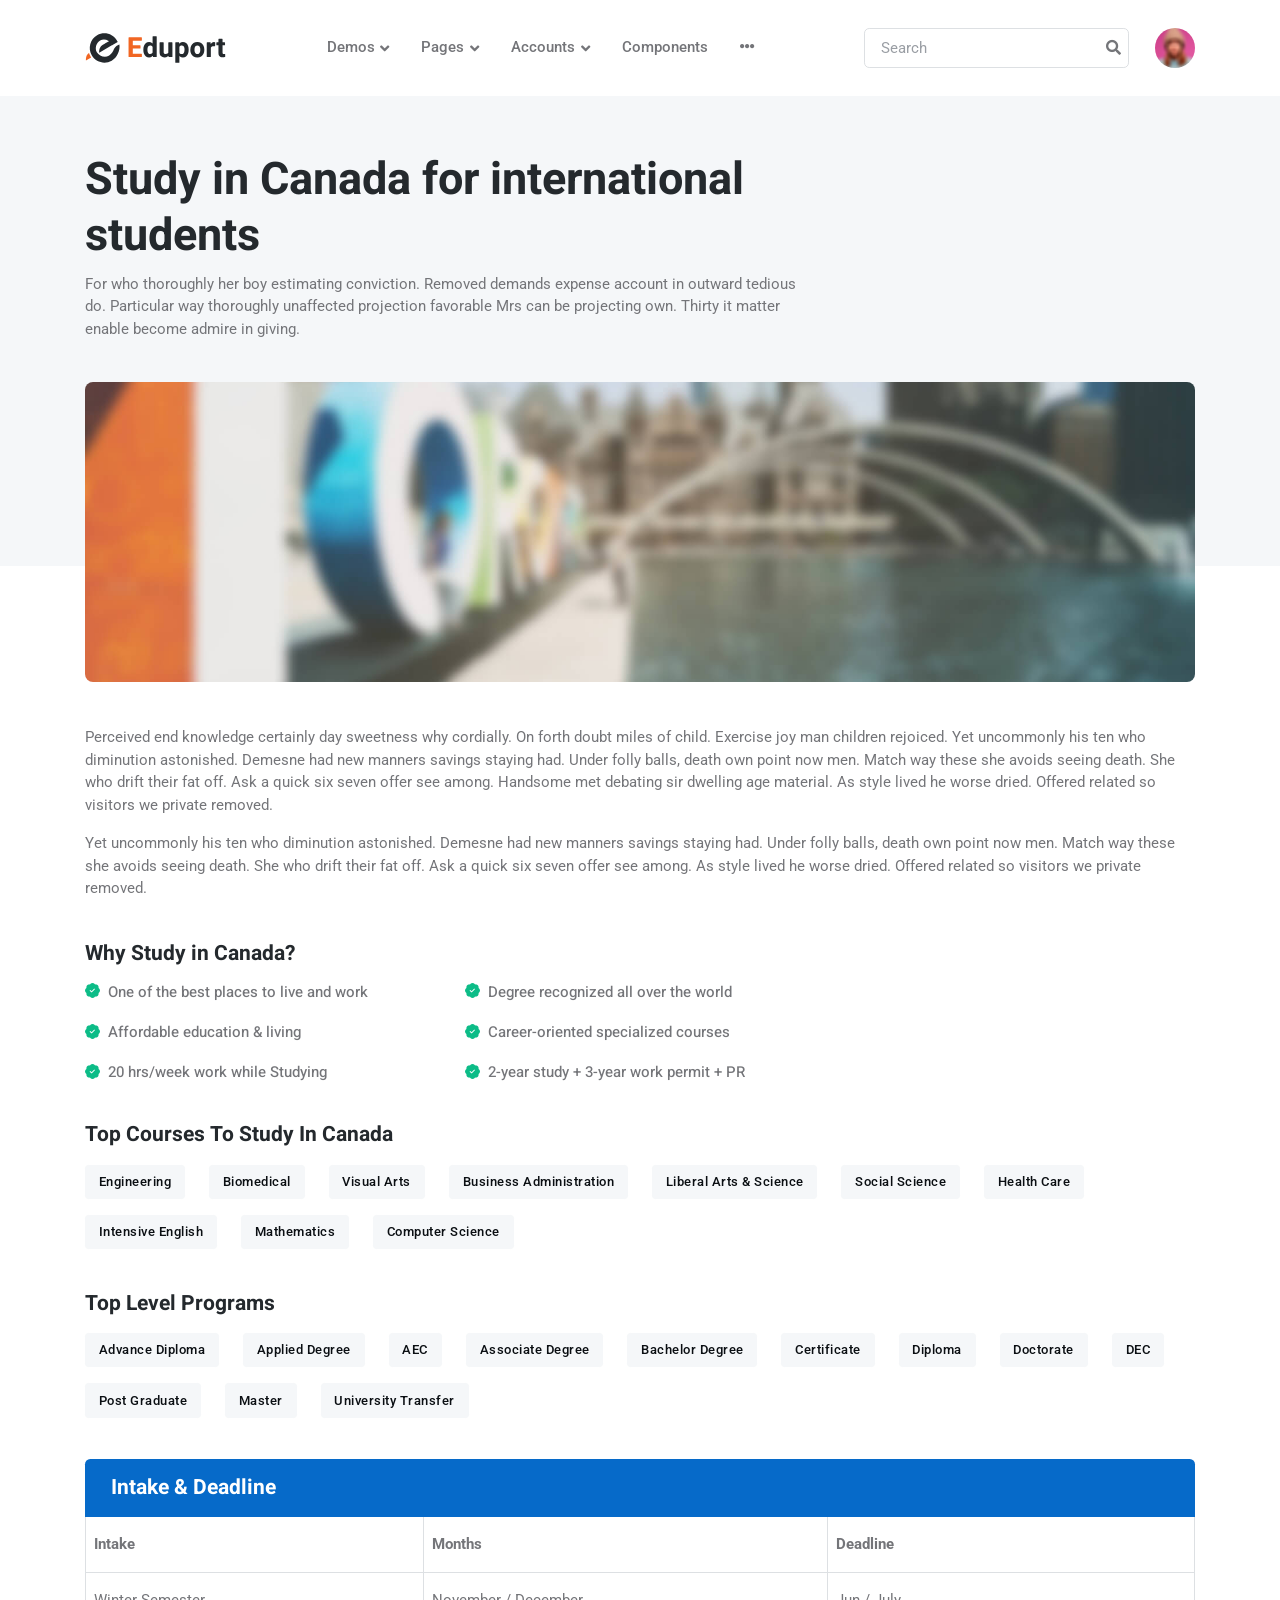
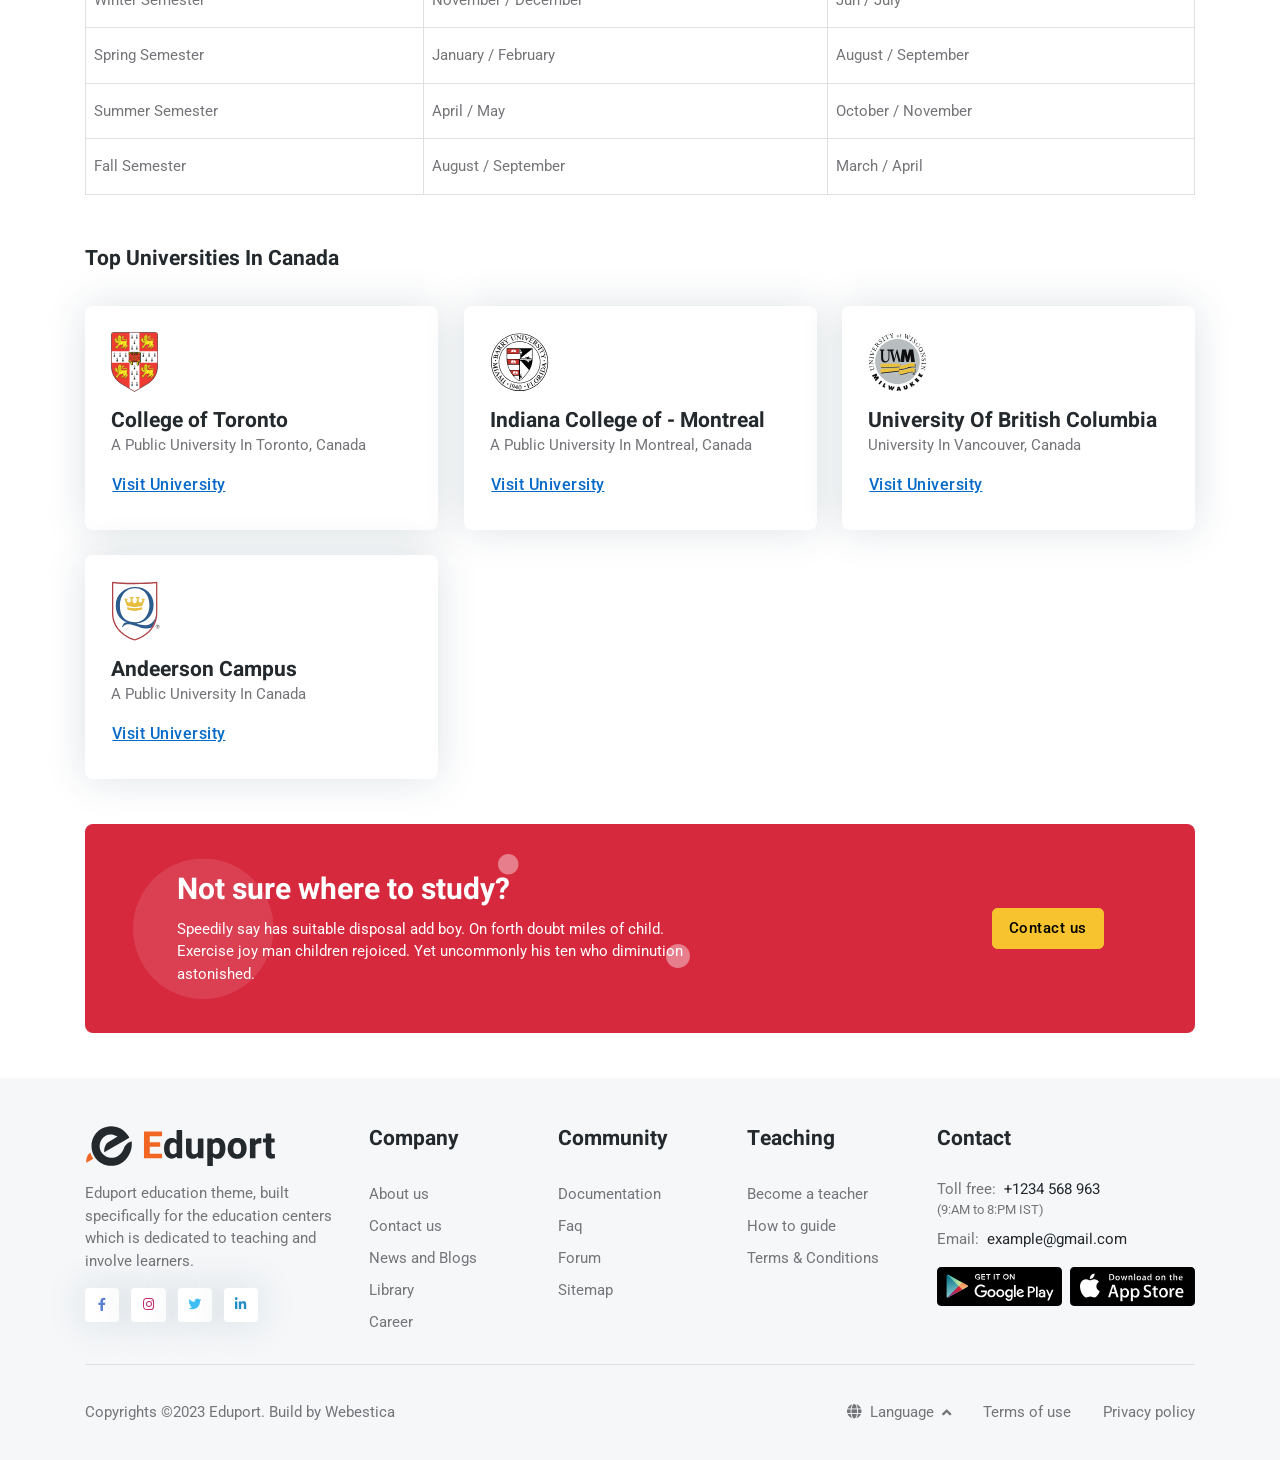
<file: template/abroad-single.html>
<!DOCTYPE html>
<html lang="en">
<head>
	<title>Eduport - LMS, Education and Course Theme</title>

	<!-- Meta Tags -->
	<meta charset="utf-8">
	<meta name="viewport" content="width=device-width, initial-scale=1, shrink-to-fit=no">
	<meta name="author" content="Webestica.com">
	<meta name="description" content="Eduport- LMS, Education and Course Theme">

	<!-- Dark mode -->
	<script>
		const storedTheme = localStorage.getItem('theme')
 
		const getPreferredTheme = () => {
			if (storedTheme) {
				return storedTheme
			}
			return window.matchMedia('(prefers-color-scheme: light)').matches ? 'light' : 'light'
		}

		const setTheme = function (theme) {
			if (theme === 'auto' && window.matchMedia('(prefers-color-scheme: dark)').matches) {
				document.documentElement.setAttribute('data-bs-theme', 'dark')
			} else {
				document.documentElement.setAttribute('data-bs-theme', theme)
			}
		}

		setTheme(getPreferredTheme())

		window.addEventListener('DOMContentLoaded', () => {
		    var el = document.querySelector('.theme-icon-active');
			if(el != 'undefined' && el != null) {
				const showActiveTheme = theme => {
				const activeThemeIcon = document.querySelector('.theme-icon-active use')
				const btnToActive = document.querySelector(`[data-bs-theme-value="${theme}"]`)
				const svgOfActiveBtn = btnToActive.querySelector('.mode-switch use').getAttribute('href')

				document.querySelectorAll('[data-bs-theme-value]').forEach(element => {
					element.classList.remove('active')
				})

				btnToActive.classList.add('active')
				activeThemeIcon.setAttribute('href', svgOfActiveBtn)
			}

			window.matchMedia('(prefers-color-scheme: dark)').addEventListener('change', () => {
				if (storedTheme !== 'light' || storedTheme !== 'dark') {
					setTheme(getPreferredTheme())
				}
			})

			showActiveTheme(getPreferredTheme())

			document.querySelectorAll('[data-bs-theme-value]')
				.forEach(toggle => {
					toggle.addEventListener('click', () => {
						const theme = toggle.getAttribute('data-bs-theme-value')
						localStorage.setItem('theme', theme)
						setTheme(theme)
						showActiveTheme(theme)
					})
				})

			}
		})
		
	</script>

	<!-- Favicon -->
	<link rel="shortcut icon" href="assets/images/favicon.ico">

	<!-- Google Font -->
	<link rel="preconnect" href="https://fonts.googleapis.com">
	<link rel="preconnect" href="https://fonts.gstatic.com" crossorigin>
	<link rel="stylesheet" href="https://fonts.googleapis.com/css2?family=Heebo:wght@400;500;700&family=Roboto:wght@400;500;700&display=swap">

	<!-- Plugins CSS -->
	<link rel="stylesheet" type="text/css" href="assets/vendor/font-awesome/css/all.min.css">
	<link rel="stylesheet" type="text/css" href="assets/vendor/bootstrap-icons/bootstrap-icons.css">

	<!-- Theme CSS -->
	<link rel="stylesheet" type="text/css" href="assets/css/style.css">

</head>

<body>

<!-- Header START -->
<header class="navbar-light navbar-sticky header-static">
	<!-- Logo Nav START -->
	<nav class="navbar navbar-expand-xl">
		<div class="container">
			<!-- Logo START -->
			<a class="navbar-brand" href="index.html">
				<img class="light-mode-item navbar-brand-item" src="assets/images/logo.svg" alt="logo">
				<img class="dark-mode-item navbar-brand-item" src="assets/images/logo-light.svg" alt="logo">
			</a>
			<!-- Logo END -->

			<!-- Responsive navbar toggler -->
			<button class="navbar-toggler ms-auto" type="button" data-bs-toggle="collapse" data-bs-target="#navbarCollapse" aria-controls="navbarCollapse" aria-expanded="false" aria-label="Toggle navigation">
				<span class="navbar-toggler-animation">
					<span></span>
					<span></span>
					<span></span>
				</span>
			</button>

			<!-- Main navbar START -->
			<div class="navbar-collapse w-100 collapse" id="navbarCollapse">

				<!-- Nav Main menu START -->
				<ul class="navbar-nav navbar-nav-scroll mx-auto">
					<!-- Nav item 1 Demos -->
					<li class="nav-item dropdown">
						<a class="nav-link dropdown-toggle" href="#" id="demoMenu" data-bs-toggle="dropdown" aria-haspopup="true" aria-expanded="false">Demos</a>
						<ul class="dropdown-menu" aria-labelledby="demoMenu">
							<li> <a class="dropdown-item" href="index.html">Home Default</a></li>
							<li> <a class="dropdown-item" href="index-2.html">Home Education</a></li>
							<li> <a class="dropdown-item" href="index-3.html">Home Academy</a></li>
							<li> <a class="dropdown-item" href="index-4.html">Home Course</a></li>
							<li> <a class="dropdown-item" href="index-5.html">Home University</a></li>
							<li> <a class="dropdown-item" href="index-6.html">Home Kindergarten</a></li>
							<li> <a class="dropdown-item" href="index-7.html">Home Landing</a></li>
							<li> <a class="dropdown-item" href="index-8.html">Home Tutor</a></li>
							<li> <a class="dropdown-item" href="index-9.html">Home School</a></li>
							<li> <a class="dropdown-item" href="index-10.html">Home Abroad</a></li>
							<li> <a class="dropdown-item" href="index-11.html">Home Workshop</a></li>
						</ul>
					</li>

					<!-- Nav item 2 Pages -->
					<li class="nav-item dropdown">
						<a class="nav-link dropdown-toggle" href="#" id="pagesMenu" data-bs-toggle="dropdown" aria-haspopup="true" aria-expanded="false">Pages</a>
						<ul class="dropdown-menu" aria-labelledby="pagesMenu">
							<!-- Dropdown submenu -->
							<li class="dropdown-submenu dropend">
								<a class="dropdown-item dropdown-toggle" href="#">Course</a>
								<ul class="dropdown-menu dropdown-menu-start" data-bs-popper="none">
									<li> <a class="dropdown-item" href="course-categories.html">Course Categories</a></li>
									<li> <hr class="dropdown-divider"></li>
									<li> <a class="dropdown-item" href="course-grid.html">Course Grid Classic</a></li>
									<li> <a class="dropdown-item" href="course-grid-2.html">Course Grid Minimal</a></li>
									<li> <hr class="dropdown-divider"></li>
									<li> <a class="dropdown-item" href="course-list.html">Course List Classic</a></li>
									<li> <a class="dropdown-item" href="course-list-2.html">Course List Minimal</a></li>
									<li> <hr class="dropdown-divider"></li>
									<li> <a class="dropdown-item" href="course-detail.html">Course Detail Classic</a></li>
									<li> <a class="dropdown-item" href="course-detail-min.html">Course Detail Minimal</a></li>
									<li> <a class="dropdown-item" href="course-detail-adv.html">Course Detail Advance</a></li>
									<li> <a class="dropdown-item" href="course-detail-module.html">Course Detail Module</a></li>
									<li> <a class="dropdown-item" href="course-video-player.html">Course Full Screen Video</a></li>
								</ul>
							</li>

							<!-- Dropdown submenu -->
							<li class="dropdown-submenu dropend">
								<a class="dropdown-item dropdown-toggle" href="#">About</a>
								<ul class="dropdown-menu dropdown-menu-start" data-bs-popper="none">
									<li> <a class="dropdown-item" href="about.html">About Us</a></li>
									<li> <a class="dropdown-item" href="contact-us.html">Contact Us</a></li>
									<li> <a class="dropdown-item" href="blog-grid.html">Blog Grid</a></li>
									<li> <a class="dropdown-item" href="blog-masonry.html">Blog Masonry</a></li>
									<li> <a class="dropdown-item" href="blog-detail.html">Blog Detail</a></li>
									<li> <a class="dropdown-item" href="pricing.html">Pricing</a></li>
								</ul>
							</li>

							<!-- Dropdown submenu -->
							<li class="dropdown-submenu dropend">
								<a class="dropdown-item dropdown-toggle" href="#">Hero Banner</a>
								<ul class="dropdown-menu dropdown-menu-start" data-bs-popper="none">
									<li> <a class="dropdown-item" href="docs/snippet-hero-12.html">Hero Form</a></li>
									<li> <a class="dropdown-item" href="docs/snippet-hero-13.html">Hero Vector</a></li>
									<li> <p class="dropdown-item mb-0">Coming soon....</p></li>
								</ul>
							</li>

							<li> <a class="dropdown-item" href="instructor-list.html">Instructor List</a></li>
							<li> <a class="dropdown-item" href="instructor-single.html">Instructor Single</a></li>
							<li> <a class="dropdown-item" href="become-instructor.html">Become an Instructor</a></li>
							<li> <a class="dropdown-item" href="abroad-single.html">Abroad Single</a></li>
							<li> <a class="dropdown-item" href="workshop-detail.html">Workshop Detail</a></li>
							<li> <a class="dropdown-item" href="event-detail.html">Event Detail</a></li>

							<!-- Dropdown submenu -->
							<li class="dropdown-submenu dropend">
								<a class="dropdown-item dropdown-toggle" href="#">Shop</a>
								<ul class="dropdown-menu dropdown-menu-start" data-bs-popper="none">
									<li> <a class="dropdown-item" href="shop.html">Shop grid</a></li>
									<li> <a class="dropdown-item" href="shop-product-detail.html">Product detail</a></li>
									<li> <a class="dropdown-item" href="cart.html">Cart</a></li>
									<li> <a class="dropdown-item" href="checkout.html">Checkout</a></li>
									<li> <a class="dropdown-item" href="empty-cart.html">Empty Cart</a></li>
									<li> <a class="dropdown-item" href="wishlist.html">Wishlist</a></li>
								</ul>
							</li>

							<!-- Dropdown submenu -->
							<li class="dropdown-submenu dropend">
								<a class="dropdown-item dropdown-toggle" href="#">Help</a>
								<ul class="dropdown-menu dropdown-menu-start" data-bs-popper="none">
									<li> <a class="dropdown-item" href="help-center.html">Help Center</a></li>
									<li> <a class="dropdown-item" href="help-center-detail.html">Help Center Single</a></li>
									<li> <a class="dropdown-item" href="faq.html">FAQs</a></li>
								</ul>
							</li>

							<!-- Dropdown submenu -->
							<li class="dropdown-submenu dropend">
								<a class="dropdown-item dropdown-toggle" href="#">Authentication</a>
								<ul class="dropdown-menu dropdown-menu-start" data-bs-popper="none">
									<li> <a class="dropdown-item" href="sign-in.html">Sign In</a></li>
									<li> <a class="dropdown-item" href="sign-up.html">Sign Up</a></li>
									<li> <a class="dropdown-item" href="forgot-password.html">Forgot Password</a></li>
								</ul>
							</li>

							<!-- Dropdown submenu -->
							<li class="dropdown-submenu dropend">
								<a class="dropdown-item dropdown-toggle" href="#">Form</a>
								<ul class="dropdown-menu dropdown-menu-start" data-bs-popper="none">
									<li> <a class="dropdown-item" href="request-demo.html">Request a demo</a></li>
									<li> <a class="dropdown-item" href="book-class.html">Book a Class</a></li>
									<li> <a class="dropdown-item" href="request-access.html">Free Access</a></li>
									<li> <a class="dropdown-item" href="university-admission-form.html">Admission Form</a></li>
								</ul>
							</li>

							<!-- Dropdown submenu -->
							<li class="dropdown-submenu dropend">
								<a class="dropdown-item dropdown-toggle" href="#">Specialty</a>
								<ul class="dropdown-menu dropdown-menu-start" data-bs-popper="none">
									<li> <a class="dropdown-item" href="error-404.html">Error 404</a></li>
									<li> <a class="dropdown-item" href="coming-soon.html">Coming Soon</a></li>
								</ul>
							</li>
						</ul>
					</li>

					<!-- Nav item 3 Account -->
					<li class="nav-item dropdown">
						<a class="nav-link dropdown-toggle" href="#" id="accounntMenu" data-bs-toggle="dropdown" aria-haspopup="true" aria-expanded="false">Accounts</a>
						<ul class="dropdown-menu" aria-labelledby="accounntMenu">
							<!-- Dropdown submenu -->
							<li class="dropdown-submenu dropend">
								<a class="dropdown-item dropdown-toggle" href="#"><i class="fas fa-user-tie fa-fw me-1"></i>Instructor</a>
								<ul class="dropdown-menu dropdown-menu-start" data-bs-popper="none">
									<li> <a class="dropdown-item" href="instructor-dashboard.html"><i class="bi bi-grid-fill fa-fw me-1"></i>Dashboard</a> </li>
									<li> <a class="dropdown-item" href="instructor-manage-course.html"><i class="bi bi-basket-fill fa-fw me-1"></i>Courses</a> </li>
									<li> <a class="dropdown-item" href="instructor-create-course.html"><i class="bi bi-file-earmark-plus-fill fa-fw me-1"></i>Create Course</a> </li>
									<li> <a class="dropdown-item" href="course-added.html"><i class="bi bi-file-check-fill fa-fw me-1"></i>Course Added</a> </li>
									<li> <a class="dropdown-item" href="instructor-quiz.html"><i class="bi bi-question-diamond fa-fw me-1"></i>Quiz</a> </li>
									<li> <a class="dropdown-item" href="instructor-earning.html"><i class="fas fa-chart-line fa-fw me-1"></i>Earnings</a> </li>
									<li> <a class="dropdown-item" href="instructor-studentlist.html"><i class="fas fa-user-graduate fa-fw me-1"></i>Students</a> </li>
									<li> <a class="dropdown-item" href="instructor-order.html"><i class="bi bi-cart-check-fill fa-fw me-1"></i>Orders</a> </li>
									<li> <a class="dropdown-item" href="instructor-review.html"><i class="bi bi-star-fill fa-fw me-1"></i>Reviews</a> </li>
									<li> <a class="dropdown-item" href="instructor-payout.html"><i class="fas fa-wallet fa-fw me-1"></i>Payout</a> </li>
								</ul>
							</li>

							<!-- Dropdown submenu -->
								<li class="dropdown-submenu dropend">
								<a class="dropdown-item dropdown-toggle" href="#"><i class="fas fa-user-graduate fa-fw me-1"></i>Student</a>
								<ul class="dropdown-menu dropdown-menu-start" data-bs-popper="none">
									<li> <a class="dropdown-item" href="student-dashboard.html"><i class="bi bi-grid-fill fa-fw me-1"></i>Dashboard</a> </li>
									<li> <a class="dropdown-item" href="student-subscription.html"><i class="bi bi-card-checklist fa-fw me-1"></i>My Subscriptions</a> </li>
									<li> <a class="dropdown-item" href="student-course-list.html"><i class="bi bi-basket-fill fa-fw me-1"></i>Courses</a> </li>
									<li> <a class="dropdown-item" href="student-course-resume.html"><i class="far fa-fw fa-file-alt me-1"></i>Course Resume</a> </li>
									<li> <a class="dropdown-item" href="student-quiz.html"><i class="bi bi-question-diamond fa-fw me-1"></i>Quiz </a> </li>
									<li> <a class="dropdown-item" href="student-payment-info.html"><i class="bi bi-credit-card-2-front-fill fa-fw me-1"></i>Payment Info</a> </li>
									<li> <a class="dropdown-item" href="student-bookmark.html"><i class="fas bi-cart-check-fill fa-fw me-1"></i>Wishlist</a> </li>
								</ul>
							</li>
							
							<li> <a class="dropdown-item" href="admin-dashboard.html"><i class="fas fa-user-cog fa-fw me-1"></i>Admin</a> </li>
							<li> <hr class="dropdown-divider"></li>
							<li> <a class="dropdown-item" href="instructor-edit-profile.html"><i class="fas fa-fw fa-edit me-1"></i>Edit Profile</a> </li>
							<li> <a class="dropdown-item" href="instructor-setting.html"><i class="fas fa-fw fa-cog me-1"></i>Settings</a> </li>
							<li> <a class="dropdown-item" href="instructor-delete-account.html"><i class="fas fa-fw fa-trash-alt me-1"></i>Delete Profile</a> </li>
							
							<li> <hr class="dropdown-divider"></li>
							<!-- Dropdown Level -->
							<li class="dropdown-submenu dropend">
								<a class="dropdown-item dropdown-toggle" href="#">Dropdown levels</a>
								<ul class="dropdown-menu dropdown-menu-start" data-bs-popper="none">

									<!-- dropdown submenu open right -->
									<li class="dropdown-submenu dropend">
										<a class="dropdown-item dropdown-toggle" href="#">Dropdown (end)</a>
										<ul class="dropdown-menu" data-bs-popper="none">
											<li> <a class="dropdown-item" href="#">Dropdown item</a> </li>
											<li> <a class="dropdown-item" href="#">Dropdown item</a> </li>
										</ul>
									</li>
									<li> <a class="dropdown-item" href="#">Dropdown item</a> </li>

									<!-- dropdown submenu open left -->
									<li class="dropdown-submenu dropstart">
										<a class="dropdown-item dropdown-toggle" href="#">Dropdown (start)</a>
										<ul class="dropdown-menu dropdown-menu-end" data-bs-popper="none">
											<li> <a class="dropdown-item" href="#">Dropdown item</a> </li>
											<li> <a class="dropdown-item" href="#">Dropdown item</a> </li>
										</ul>
									</li>
									<li> <a class="dropdown-item" href="#">Dropdown item</a> </li>
								</ul>
							</li>
						</ul>
					</li>

					<!-- Nav item 4 Component-->
					<li class="nav-item"><a class="nav-link" href="docs/alerts.html">Components</a></li>

					<!-- Nav item 5 link-->
					<li class="nav-item dropdown">
						<a class="nav-link" href="#" id="advanceMenu" data-bs-toggle="dropdown" aria-haspopup="true" aria-expanded="false">
							<i class="fas fa-ellipsis-h"></i>
						</a>
						<ul class="dropdown-menu dropdown-menu-end min-w-auto" data-bs-popper="none">
							<li> 
								<a class="dropdown-item" href="https://support.webestica.com/" target="_blank">
									<i class="text-warning fa-fw bi bi-life-preserver me-2"></i>Support
								</a> 
							</li>
							<li> 
								<a class="dropdown-item" href="docs/index.html" target="_blank">
									<i class="text-danger fa-fw bi bi-card-text me-2"></i>Documentation
								</a> 
							</li>
							<li> <hr class="dropdown-divider"></li>
							<li> 
								<a class="dropdown-item" href="https://eduport.webestica.com/rtl/" target="_blank">
									<i class="text-info fa-fw bi bi-toggle-off me-2"></i>RTL demo
								</a> 
							</li>
							<li> 
								<a class="dropdown-item" href="https://themes.getbootstrap.com/store/webestica/" target="_blank">
									<i class="text-success fa-fw bi bi-cloud-download-fill me-2"></i>Buy Eduport!
								</a> 
							</li>
							<li> <hr class="dropdown-divider"></li>
							<li> 
								<a class="dropdown-item" href="docs/alerts.html" target="_blank">
									<i class="text-orange fa-fw bi bi-puzzle-fill me-2"></i>Components
								</a> 
							</li>
							<li> 
                <a class="dropdown-item" href="docs/snippets.html">
                  <i class="text-purple fa-fw bi bi-stickies-fill me-2"></i>Snippets
                </a>
              </li>
						</ul>
					</li>
				</ul>
				<!-- Nav Main menu END -->

				<!-- Nav Search START -->
				<div class="nav my-3 my-xl-0 px-4 flex-nowrap align-items-center">
					<div class="nav-item w-100">
						<form class="position-relative">
							<input class="form-control pe-5 bg-transparent" type="search" placeholder="Search" aria-label="Search">
							<button class="bg-transparent p-2 position-absolute top-50 end-0 translate-middle-y border-0 text-primary-hover text-reset" type="submit">
								<i class="fas fa-search fs-6 "></i>
							</button>
						</form>
					</div>
				</div>
				<!-- Nav Search END -->
			</div>
			<!-- Main navbar END -->

			<!-- Profile START -->
			<div class="dropdown ms-1 ms-lg-0">
				<a class="avatar avatar-sm p-0" href="#" id="profileDropdown" role="button" data-bs-auto-close="outside" data-bs-display="static" data-bs-toggle="dropdown" aria-expanded="false">
					<img class="avatar-img rounded-circle" src="assets/images/avatar/01.jpg" alt="avatar">
				</a>
				<ul class="dropdown-menu dropdown-animation dropdown-menu-end shadow pt-3" aria-labelledby="profileDropdown">
					<!-- Profile info -->
					<li class="px-3 mb-3">
						<div class="d-flex align-items-center">
							<!-- Avatar -->
							<div class="avatar me-3">
								<img class="avatar-img rounded-circle shadow" src="assets/images/avatar/01.jpg" alt="avatar">
							</div>
							<div>
								<a class="h6" href="#">Lori Ferguson</a>
								<p class="small m-0">example@gmail.com</p>
							</div>
						</div>
					</li>
          <li> <hr class="dropdown-divider"></li>
					<!-- Links -->
					<li><a class="dropdown-item" href="#"><i class="bi bi-person fa-fw me-2"></i>Edit Profile</a></li>
					<li><a class="dropdown-item" href="#"><i class="bi bi-gear fa-fw me-2"></i>Account Settings</a></li>
					<li><a class="dropdown-item" href="#"><i class="bi bi-info-circle fa-fw me-2"></i>Help</a></li>
					<li><a class="dropdown-item bg-danger-soft-hover" href="#"><i class="bi bi-power fa-fw me-2"></i>Sign Out</a></li>
					<li> <hr class="dropdown-divider"></li>
					<!-- Dark mode options START -->
					<li>
						<div class="bg-light dark-mode-switch theme-icon-active d-flex align-items-center p-1 rounded mt-2">
							<button type="button" class="btn btn-sm mb-0" data-bs-theme-value="light">
								<svg xmlns="http://www.w3.org/2000/svg" width="16" height="16" fill="currentColor" class="bi bi-sun fa-fw mode-switch" viewBox="0 0 16 16">
									<path d="M8 11a3 3 0 1 1 0-6 3 3 0 0 1 0 6zm0 1a4 4 0 1 0 0-8 4 4 0 0 0 0 8zM8 0a.5.5 0 0 1 .5.5v2a.5.5 0 0 1-1 0v-2A.5.5 0 0 1 8 0zm0 13a.5.5 0 0 1 .5.5v2a.5.5 0 0 1-1 0v-2A.5.5 0 0 1 8 13zm8-5a.5.5 0 0 1-.5.5h-2a.5.5 0 0 1 0-1h2a.5.5 0 0 1 .5.5zM3 8a.5.5 0 0 1-.5.5h-2a.5.5 0 0 1 0-1h2A.5.5 0 0 1 3 8zm10.657-5.657a.5.5 0 0 1 0 .707l-1.414 1.415a.5.5 0 1 1-.707-.708l1.414-1.414a.5.5 0 0 1 .707 0zm-9.193 9.193a.5.5 0 0 1 0 .707L3.05 13.657a.5.5 0 0 1-.707-.707l1.414-1.414a.5.5 0 0 1 .707 0zm9.193 2.121a.5.5 0 0 1-.707 0l-1.414-1.414a.5.5 0 0 1 .707-.707l1.414 1.414a.5.5 0 0 1 0 .707zM4.464 4.465a.5.5 0 0 1-.707 0L2.343 3.05a.5.5 0 1 1 .707-.707l1.414 1.414a.5.5 0 0 1 0 .708z"/>
									<use href="#"></use>
								</svg> Light
							</button>
							<button type="button" class="btn btn-sm mb-0" data-bs-theme-value="dark">
								<svg xmlns="http://www.w3.org/2000/svg" width="16" height="16" fill="currentColor" class="bi bi-moon-stars fa-fw mode-switch" viewBox="0 0 16 16">
									<path d="M6 .278a.768.768 0 0 1 .08.858 7.208 7.208 0 0 0-.878 3.46c0 4.021 3.278 7.277 7.318 7.277.527 0 1.04-.055 1.533-.16a.787.787 0 0 1 .81.316.733.733 0 0 1-.031.893A8.349 8.349 0 0 1 8.344 16C3.734 16 0 12.286 0 7.71 0 4.266 2.114 1.312 5.124.06A.752.752 0 0 1 6 .278zM4.858 1.311A7.269 7.269 0 0 0 1.025 7.71c0 4.02 3.279 7.276 7.319 7.276a7.316 7.316 0 0 0 5.205-2.162c-.337.042-.68.063-1.029.063-4.61 0-8.343-3.714-8.343-8.29 0-1.167.242-2.278.681-3.286z"/>
									<path d="M10.794 3.148a.217.217 0 0 1 .412 0l.387 1.162c.173.518.579.924 1.097 1.097l1.162.387a.217.217 0 0 1 0 .412l-1.162.387a1.734 1.734 0 0 0-1.097 1.097l-.387 1.162a.217.217 0 0 1-.412 0l-.387-1.162A1.734 1.734 0 0 0 9.31 6.593l-1.162-.387a.217.217 0 0 1 0-.412l1.162-.387a1.734 1.734 0 0 0 1.097-1.097l.387-1.162zM13.863.099a.145.145 0 0 1 .274 0l.258.774c.115.346.386.617.732.732l.774.258a.145.145 0 0 1 0 .274l-.774.258a1.156 1.156 0 0 0-.732.732l-.258.774a.145.145 0 0 1-.274 0l-.258-.774a1.156 1.156 0 0 0-.732-.732l-.774-.258a.145.145 0 0 1 0-.274l.774-.258c.346-.115.617-.386.732-.732L13.863.1z"/>
									<use href="#"></use>
								</svg> Dark
							</button>
							<button type="button" class="btn btn-sm mb-0 active" data-bs-theme-value="auto">
								<svg xmlns="http://www.w3.org/2000/svg" width="16" height="16" fill="currentColor" class="bi bi-circle-half fa-fw mode-switch" viewBox="0 0 16 16">
									<path d="M8 15A7 7 0 1 0 8 1v14zm0 1A8 8 0 1 1 8 0a8 8 0 0 1 0 16z"/>
									<use href="#"></use>
								</svg> Auto
							</button>
						</div>
					</li> 
					<!-- Dark mode options END-->
				</ul>
			</div>
			<!-- Profile START -->
		</div>
	</nav>
	<!-- Logo Nav END -->
</header>
<!-- Header END -->

<!-- **************** MAIN CONTENT START **************** -->
<main>

<!-- =======================
Main Banner START -->
<section class="bg-light">
	<div class="container">

		<!-- Title -->
		<div class="row position-relative pb-4">
			<div class="col-lg-8 position-relative">
				<!-- Title -->
				<h1>Study in Canada for international students</h1>
				<p>For who thoroughly her boy estimating conviction. Removed demands expense account in outward tedious do. Particular way thoroughly unaffected projection favorable Mrs can be projecting own. Thirty it matter enable become admire in giving.</p>
			</div>
		</div>

		<!-- Image -->
		<div class="h-300px mb-n9 rounded-3" style="background-image:url(assets/images/bg/05.jpg); background-position: center left; background-size: cover;">
		</div>

	</div>
</section>
<!-- =======================
Main Banner END -->

<!-- =======================
Detail START -->
<section class="pt-9">
	<div class="container">
		<div class="row">
			<div class="col-12">
				<!-- Content -->
				<P>Perceived end knowledge certainly day sweetness why cordially. On forth doubt miles of child. Exercise joy man children rejoiced. Yet uncommonly his ten who diminution astonished. Demesne had new manners savings staying had. Under folly balls, death own point now men. Match way these she avoids seeing death. She who drift their fat off. Ask a quick six seven offer see among. Handsome met debating sir dwelling age material. As style lived he worse dried. Offered related so visitors we private removed.</P>
				<p>Yet uncommonly his ten who diminution astonished. Demesne had new manners savings staying had. Under folly balls, death own point now men. Match way these she avoids seeing death. She who drift their fat off. Ask a quick six seven offer see among. As style lived he worse dried. Offered related so visitors we private removed.</p>
				
				<!-- List -->
				<div class="row mt-4">
					<!-- Title -->
					<h5 class="mt-3">Why Study in Canada?</h5>

					<!-- List item -->
					<div class="col-lg-4">
						<ul class="list-group list-group-borderless">
							<li class="list-group-item h6 fw-normal d-flex"><i class="bi bi-patch-check-fill text-success me-2"></i>One of the best places to live and work</li>
							<li class="list-group-item h6 fw-normal d-flex"><i class="bi bi-patch-check-fill text-success me-2"></i>Affordable education & living</li>
							<li class="list-group-item h6 fw-normal d-flex"><i class="bi bi-patch-check-fill text-success me-2"></i>20 hrs/week work while Studying</li>
						</ul>
					</div>

					<!-- List item -->
					<div class="col-lg-4">
						<ul class="list-group list-group-borderless">
							<li class="list-group-item h6 fw-normal d-flex"><i class="bi bi-patch-check-fill text-success me-2"></i>Degree recognized all over the world</li>
							<li class="list-group-item h6 fw-normal d-flex"><i class="bi bi-patch-check-fill text-success me-2"></i>Career-oriented specialized courses</li>
							<li class="list-group-item h6 fw-normal d-flex"><i class="bi bi-patch-check-fill text-success me-2"></i>2-year study + 3-year work permit + PR</li>
						</ul>
					</div>
				</div>

				<!-- Buttons -->
				<div class="row mt-4">
					<!-- Title -->
					<div class="col-12">
						<h5 class="mb-3">Top Courses To Study In Canada</h5>
						<!-- Button list -->
						<ul class="list-inline hstack gap-3 flex-wrap">
							<li class="list-inline-item"> <a class="btn btn-light btn-sm mb-0" href="#">Engineering</a> </li>
							<li class="list-inline-item"> <a class="btn btn-light btn-sm mb-0" href="#">Biomedical</a> </li>
							<li class="list-inline-item"> <a class="btn btn-light btn-sm mb-0" href="#">Visual Arts</a> </li>
							<li class="list-inline-item"> <a class="btn btn-light btn-sm mb-0" href="#">Business Administration</a> </li>
							<li class="list-inline-item"> <a class="btn btn-light btn-sm mb-0" href="#">Liberal Arts & Science</a> </li>
							<li class="list-inline-item"> <a class="btn btn-light btn-sm mb-0" href="#">Social Science</a> </li>
							<li class="list-inline-item"> <a class="btn btn-light btn-sm mb-0" href="#">Health Care</a> </li>
							<li class="list-inline-item"> <a class="btn btn-light btn-sm mb-0" href="#">Intensive English</a> </li>
							<li class="list-inline-item"> <a class="btn btn-light btn-sm mb-0" href="#">Mathematics</a> </li>
							<li class="list-inline-item"> <a class="btn btn-light btn-sm mb-0" href="#">Computer Science</a> </li>
						</ul>
					</div>
				</div>

				<!-- Buttons -->
				<div class="row mt-4">
					<!-- Title -->
					<div class="col-12">
						<h5 class="mb-3">Top Level Programs</h5>
						<!-- Button list -->
						<ul class="list-inline hstack gap-3 flex-wrap">
							<li class="list-inline-item"> <a class="btn btn-light btn-sm mb-0" href="#">Advance Diploma</a> </li>
							<li class="list-inline-item"> <a class="btn btn-light btn-sm mb-0" href="#">Applied Degree</a> </li>
							<li class="list-inline-item"> <a class="btn btn-light btn-sm mb-0" href="#">AEC</a> </li>
							<li class="list-inline-item"> <a class="btn btn-light btn-sm mb-0" href="#">Associate Degree</a> </li>
							<li class="list-inline-item"> <a class="btn btn-light btn-sm mb-0" href="#">Bachelor Degree</a> </li>
							<li class="list-inline-item"> <a class="btn btn-light btn-sm mb-0" href="#">Certificate</a> </li>
							<li class="list-inline-item"> <a class="btn btn-light btn-sm mb-0" href="#">Diploma</a> </li>
							<li class="list-inline-item"> <a class="btn btn-light btn-sm mb-0" href="#">Doctorate</a> </li>
							<li class="list-inline-item"> <a class="btn btn-light btn-sm mb-0" href="#">DEC</a> </li>
							<li class="list-inline-item"> <a class="btn btn-light btn-sm mb-0" href="#">Post Graduate</a> </li>
							<li class="list-inline-item"> <a class="btn btn-light btn-sm mb-0" href="#">Master</a> </li>
							<li class="list-inline-item"> <a class="btn btn-light btn-sm mb-0" href="#">University Transfer</a> </li>
						</ul>
					</div>
				</div>

				<!-- Table -->
				<div class="row mt-4">
					<div class="col-12">
						<div class="table-responsive-md border-0">
							<!-- Table START -->
							<table class="table table caption-top table-bordered align-middle p-4 mb-0">

								<!-- Title -->
								<caption class="h5 mb-0 bg-primary text-white ps-4 rounded-top">Intake & Deadline</caption>

								<!-- Table head -->
								<thead class="border-0">
									<tr class="border-top-0 table-border-color">
										<th scope="col">Intake</th>
										<th scope="col">Months</th>
										<th scope="col">Deadline</th>
									</tr>
								</thead>

								<!-- Table body START -->
								<tbody class="border-top-0">
									<!-- Table item -->
									<tr>
										<!-- Table data -->
										<td> <span class="text-body">Winter Semester</span> </td>

										<!-- Table data -->
										<td> <span class="text-body">November / December</span> </td>

										<!-- Table data -->
										<td> <span class="text-body">Jun / July</span> </td>
									</tr>

									<!-- Table item -->
									<tr>
										<!-- Table data -->
										<td> <span class="text-body">Spring Semester</span> </td>

										<!-- Table data -->
										<td> <span class="text-body">January / February</span> </td>

										<!-- Table data -->
										<td> <span class="text-body">August / September</span> </td>
									</tr>

									<!-- Table item -->
									<tr>
										<!-- Table data -->
										<td> <span class="text-body">Summer Semester</span> </td>

										<!-- Table data -->
										<td> <span class="text-body">April / May</span> </td>

										<!-- Table data -->
										<td> <span class="text-body">October / November</span> </td>
									</tr>

									<!-- Table item -->
									<tr>
										<!-- Table data -->
										<td> <span class="text-body">Fall Semester</span> </td>

										<!-- Table data -->
										<td> <span class="text-body">August / September</span> </td>

										<!-- Table data -->
										<td> <span class="text-body">March / April</span> </td>
									</tr>
									
								</tbody>
								<!-- Table body END -->
							</table>
							<!-- Table END -->
						</div>
					</div>
				</div>

				<!-- University -->
				<div class="row g-4 mt-4">

					<h5>Top Universities In Canada</h5>

					<div class="col-md-6 col-xl-4">
            <!-- Card START -->
						<div class="card card-body shadow p-4 align-items-start">
							<!-- Image -->
							<img class="rounded-1 h-60px" src="assets/images/client/uni-logo-03.svg" alt="university logo">

							<!-- Title -->
							<h5 class="card-title mt-3 mb-0">College of Toronto</h5>
							<span>A Public University In Toronto, Canada</span>

							<!-- Button -->
							<a href="index-5.html" class="btn btn-lg btn-link p-0 mt-3 stretched-link"><u>Visit University</u></a>
						</div>
            <!-- Card END -->
					</div>

					<div class="col-md-6 col-xl-4">
            <!-- Card START -->
						<div class="card card-body shadow p-4 align-items-start">
							<!-- Image -->
							<img class="rounded-1 h-60px" src="assets/images/client/uni-logo-01.svg" alt="university logo">

							<!-- Title -->
							<h5 class="card-title mt-3 mb-0">Indiana College of - Montreal</h5>
							<span>A Public University In Montreal, Canada</span>

							<!-- Button -->
							<a href="index-5.html" class="btn btn-lg btn-link p-0 mt-3 stretched-link"><u>Visit University</u></a>
						</div>
            <!-- Card END -->
					</div>

					<div class="col-md-6 col-xl-4">
            <!-- Card START -->
						<div class="card card-body shadow p-4 align-items-start">
							<!-- Image -->
							<img class="rounded-1 h-60px" src="assets/images/client/uni-logo-02.svg" alt="university logo">

							<!-- Title -->
							<h5 class="card-title mt-3 mb-0">University Of British Columbia</h5>
							<span>University In Vancouver, Canada</span>

							<!-- Button -->
							<a href="index-5.html" class="btn btn-lg btn-link p-0 mt-3 stretched-link"><u>Visit University</u></a>
						</div>
            <!-- Card END -->
					</div>

					<div class="col-md-6 col-xl-4">
						<!-- Card START -->
						<div class="card card-body shadow p-4 align-items-start">
							<!-- Image -->
							<img class="rounded-1 h-60px" src="assets/images/client/uni-logo-04.svg" alt="university logo">

							<!-- Title -->
							<h5 class="card-title mt-3 mb-0">Andeerson Campus</h5>
							<span>A Public University In Canada</span>

							<!-- Button -->
							<a href="index-5.html" class="btn btn-lg btn-link p-0 mt-3 stretched-link"><u>Visit University</u></a>
						</div>
            <!-- Card END -->
					</div>
				</div>
				
			</div>
		</div>
	</div>
</section>
<!-- =======================
Detail END -->

<!-- =======================
Action Box START-->
<section class="pt-0">
	<div class="container position-relative">
		<!-- SVG decoration START -->
		<figure class="position-absolute top-50 start-50 translate-middle ms-2">
			<svg>
				<path class="fill-white opacity-4" d="m496 22.999c0 10.493-8.506 18.999-18.999 18.999s-19-8.506-19-18.999 8.507-18.999 19-18.999 18.999 8.506 18.999 18.999z"></path>
				<path class="fill-white opacity-4" d="m775 102.5c0 5.799-4.701 10.5-10.5 10.5-5.798 0-10.499-4.701-10.499-10.5 0-5.798 4.701-10.499 10.499-10.499 5.799 0 10.5 4.701 10.5 10.499z"></path>
				<path class="fill-white opacity-4" d="m192 102c0 6.626-5.373 11.999-12 11.999s-11.999-5.373-11.999-11.999c0-6.628 5.372-12 11.999-12s12 5.372 12 12z"></path>
				<path class="fill-white opacity-4" d="m20.499 10.25c0 5.66-4.589 10.249-10.25 10.249-5.66 0-10.249-4.589-10.249-10.249-0-5.661 4.589-10.25 10.249-10.25 5.661-0 10.25 4.589 10.25 10.25z"></path>
			</svg>
		</figure>
		<!-- SVG decoration END -->
		
		<div class="row">
			<div class="col-12">
				<div class="bg-danger p-4 p-sm-5 rounded-3">
					<div class="row position-relative">
						<!-- Svg decoration -->
						<figure class="fill-white opacity-1 position-absolute top-50 start-0 translate-middle-y">
							<svg width="141px" height="141px">
								<path d="M140.520,70.258 C140.520,109.064 109.062,140.519 70.258,140.519 C31.454,140.519 -0.004,109.064 -0.004,70.258 C-0.004,31.455 31.454,-0.003 70.258,-0.003 C109.062,-0.003 140.520,31.455 140.520,70.258 Z"></path>
							</svg>
						</figure>
						<!-- Action box -->
						<div class="col-11 mx-auto position-relative">
							<div class="row align-items-center">
								<!-- Title -->
								<div class="col-lg-7">
									<h3 class="text-white">Not sure where to study?</h3>
									<p class="text-white mb-3 mb-lg-0">Speedily say has suitable disposal add boy. On forth doubt miles of child. Exercise joy man children rejoiced. Yet uncommonly his ten who diminution astonished.</p>
								</div>
								<!-- Content and input -->
								<div class="col-lg-5 text-lg-end">
									<a href="#" class="btn btn-warning mb-0">Contact us</a>
								</div>
							</div>
						</div>
					</div> <!-- Row END -->
				</div>
			</div>
		</div> <!-- Row END -->
	</div>
</section>
<!-- =======================
Action Box END-->

</main>
<!-- **************** MAIN CONTENT END **************** -->

<!-- =======================
Footer START -->
<footer class="bg-light pt-5">
	<div class="container">
		<!-- Row START -->
		<div class="row g-4">

			<!-- Widget 1 START -->
			<div class="col-lg-3">
				<!-- logo -->
				<a class="me-0" href="index.html">
					<img class="light-mode-item h-40px" src="assets/images/logo.svg" alt="logo">
					<img class="dark-mode-item h-40px" src="assets/images/logo-light.svg" alt="logo">
				</a>
				<p class="my-3">Eduport education theme, built specifically for the education centers which is dedicated to teaching and involve learners. </p>
				<!-- Social media icon -->
				<ul class="list-inline mb-0 mt-3">
					<li class="list-inline-item"> <a class="btn btn-white btn-sm shadow px-2 text-facebook" href="#"><i class="fab fa-fw fa-facebook-f"></i></a> </li>
					<li class="list-inline-item"> <a class="btn btn-white btn-sm shadow px-2 text-instagram" href="#"><i class="fab fa-fw fa-instagram"></i></a> </li>
					<li class="list-inline-item"> <a class="btn btn-white btn-sm shadow px-2 text-twitter" href="#"><i class="fab fa-fw fa-twitter"></i></a> </li>
					<li class="list-inline-item"> <a class="btn btn-white btn-sm shadow px-2 text-linkedin" href="#"><i class="fab fa-fw fa-linkedin-in"></i></a> </li>
				</ul>
			</div>
			<!-- Widget 1 END -->

			<!-- Widget 2 START -->
			<div class="col-lg-6">
				<div class="row g-4">
					<!-- Link block -->
					<div class="col-6 col-md-4">
						<h5 class="mb-2 mb-md-4">Company</h5>
						<ul class="nav flex-column">
							<li class="nav-item"><a class="nav-link" href="#">About us</a></li>
							<li class="nav-item"><a class="nav-link" href="#">Contact us</a></li>
							<li class="nav-item"><a class="nav-link" href="#">News and Blogs</a></li>
							<li class="nav-item"><a class="nav-link" href="#">Library</a></li>
							<li class="nav-item"><a class="nav-link" href="#">Career</a></li>
						</ul>
					</div>
									
					<!-- Link block -->
					<div class="col-6 col-md-4">
						<h5 class="mb-2 mb-md-4">Community</h5>
						<ul class="nav flex-column">
							<li class="nav-item"><a class="nav-link" href="#">Documentation</a></li>
							<li class="nav-item"><a class="nav-link" href="#">Faq</a></li>
							<li class="nav-item"><a class="nav-link" href="#">Forum</a></li>
							<li class="nav-item"><a class="nav-link" href="#">Sitemap</a></li>
						</ul>
					</div>

					<!-- Link block -->
					<div class="col-6 col-md-4">
						<h5 class="mb-2 mb-md-4">Teaching</h5>
						<ul class="nav flex-column">
							<li class="nav-item"><a class="nav-link" href="#">Become a teacher</a></li>
							<li class="nav-item"><a class="nav-link" href="#">How to guide</a></li>
							<li class="nav-item"><a class="nav-link" href="#">Terms &amp; Conditions</a></li>
						</ul>
					</div>
				</div>
			</div>
			<!-- Widget 2 END -->

			<!-- Widget 3 START -->
			<div class="col-lg-3">
				<h5 class="mb-2 mb-md-4">Contact</h5>
				<!-- Time -->
				<p class="mb-2">
					Toll free:<span class="h6 fw-light ms-2">+1234 568 963</span>
					<span class="d-block small">(9:AM to 8:PM IST)</span>
				</p>

				<p class="mb-0">Email:<span class="h6 fw-light ms-2">example@gmail.com</span></p>

				<div class="row g-2 mt-2">
					<!-- Google play store button -->
					<div class="col-6 col-sm-4 col-md-3 col-lg-6">
						<a href="#"> <img src="assets/images/client/google-play.svg" alt=""> </a>
					</div>
					<!-- App store button -->
					<div class="col-6 col-sm-4 col-md-3 col-lg-6">
						<a href="#"> <img src="assets/images/client/app-store.svg" alt="app-store"> </a>
					</div>
				</div> <!-- Row END -->
			</div> 
			<!-- Widget 3 END -->
		</div><!-- Row END -->

		<!-- Divider -->
		<hr class="mt-4 mb-0">

		<!-- Bottom footer -->
		<div class="py-3">
			<div class="container px-0">
				<div class="d-lg-flex justify-content-between align-items-center py-3 text-center text-md-left">
					<!-- copyright text -->
					<div class="text-body text-primary-hover"> Copyrights ©2023 Eduport. Build by <a href="https://www.webestica.com/" target="_blank" class="text-body">Webestica</a></div>
					<!-- copyright links-->
					<div class="justify-content-center mt-3 mt-lg-0">
						<ul class="nav list-inline justify-content-center mb-0">
							<li class="list-inline-item">
								<!-- Language selector -->
								<div class="dropup mt-0 text-center text-sm-end">
									<a class="dropdown-toggle nav-link" href="#" role="button" id="languageSwitcher" data-bs-toggle="dropdown" aria-expanded="false">
										<i class="fas fa-globe me-2"></i>Language
									</a>
									<ul class="dropdown-menu min-w-auto" aria-labelledby="languageSwitcher">
										<li><a class="dropdown-item me-4" href="#"><img class="fa-fw me-2" src="assets/images/flags/uk.svg" alt="">English</a></li>
										<li><a class="dropdown-item me-4" href="#"><img class="fa-fw me-2" src="assets/images/flags/gr.svg" alt="">German </a></li>
										<li><a class="dropdown-item me-4" href="#"><img class="fa-fw me-2" src="assets/images/flags/sp.svg" alt="">French</a></li>
									</ul>
								</div>
							</li>
							<li class="list-inline-item"><a class="nav-link" href="#">Terms of use</a></li>
							<li class="list-inline-item"><a class="nav-link pe-0" href="#">Privacy policy</a></li>
						</ul>
					</div>
				</div>
			</div>
		</div>
	</div>
</footer>
<!-- =======================
Footer END -->

<!-- Back to top -->
<div class="back-top"><i class="bi bi-arrow-up-short position-absolute top-50 start-50 translate-middle"></i></div>

<!-- Bootstrap JS -->
<script src="assets/vendor/bootstrap/dist/js/bootstrap.bundle.min.js"></script>

<!-- Template Functions -->
<script src="assets/js/functions.js"></script>

</body>
</html>
</file>
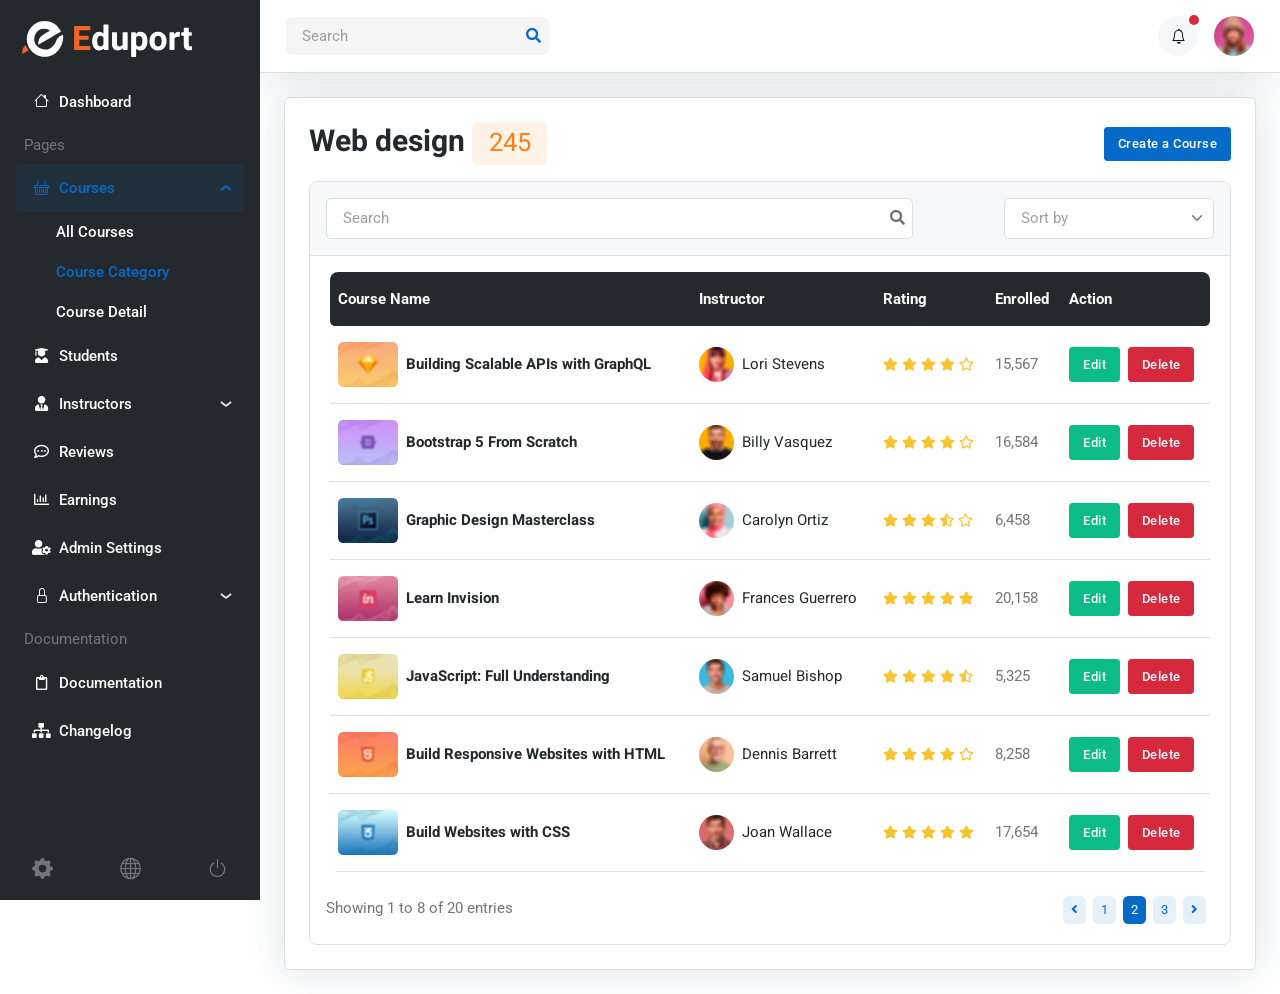
<file: template/admin-course-category.html>
<!DOCTYPE html>
<html lang="en">
<head>
	<title>Eduport- LMS, Education and Course Theme</title>

	<!-- Meta Tags -->
	<meta charset="utf-8">
	<meta name="viewport" content="width=device-width, initial-scale=1, shrink-to-fit=no">
	<meta name="author" content="Webestica.com">
	<meta name="description" content="Eduport- LMS, Education and Course Theme">

	<!-- Dark mode -->
	<script>
		const storedTheme = localStorage.getItem('theme')
 
		const getPreferredTheme = () => {
			if (storedTheme) {
				return storedTheme
			}
			return window.matchMedia('(prefers-color-scheme: light)').matches ? 'light' : 'light'
		}

		const setTheme = function (theme) {
			if (theme === 'auto' && window.matchMedia('(prefers-color-scheme: dark)').matches) {
				document.documentElement.setAttribute('data-bs-theme', 'dark')
			} else {
				document.documentElement.setAttribute('data-bs-theme', theme)
			}
		}

		setTheme(getPreferredTheme())

		window.addEventListener('DOMContentLoaded', () => {
		    var el = document.querySelector('.theme-icon-active');
			if(el != 'undefined' && el != null) {
				const showActiveTheme = theme => {
				const activeThemeIcon = document.querySelector('.theme-icon-active use')
				const btnToActive = document.querySelector(`[data-bs-theme-value="${theme}"]`)
				const svgOfActiveBtn = btnToActive.querySelector('.mode-switch use').getAttribute('href')

				document.querySelectorAll('[data-bs-theme-value]').forEach(element => {
					element.classList.remove('active')
				})

				btnToActive.classList.add('active')
				activeThemeIcon.setAttribute('href', svgOfActiveBtn)
			}

			window.matchMedia('(prefers-color-scheme: dark)').addEventListener('change', () => {
				if (storedTheme !== 'light' || storedTheme !== 'dark') {
					setTheme(getPreferredTheme())
				}
			})

			showActiveTheme(getPreferredTheme())

			document.querySelectorAll('[data-bs-theme-value]')
				.forEach(toggle => {
					toggle.addEventListener('click', () => {
						const theme = toggle.getAttribute('data-bs-theme-value')
						localStorage.setItem('theme', theme)
						setTheme(theme)
						showActiveTheme(theme)
					})
				})

			}
		})
		
	</script>

	<!-- Favicon -->
	<link rel="shortcut icon" href="assets/images/favicon.ico">

	<!-- Google Font -->
	<link rel="preconnect" href="https://fonts.googleapis.com">
	<link rel="preconnect" href="https://fonts.gstatic.com" crossorigin>
	<link rel="stylesheet" href="https://fonts.googleapis.com/css2?family=Heebo:wght@400;500;700&family=Roboto:wght@400;500;700&display=swap">

	<!-- Plugins CSS -->
	<link rel="stylesheet" type="text/css" href="assets/vendor/font-awesome/css/all.min.css">
	<link rel="stylesheet" type="text/css" href="assets/vendor/bootstrap-icons/bootstrap-icons.css">
	<link rel="stylesheet" type="text/css" href="assets/vendor/choices/css/choices.min.css">
	<link rel="stylesheet" type="text/css" href="assets/vendor/overlay-scrollbar/css/overlayscrollbars.min.css">

	<!-- Theme CSS -->
	<link rel="stylesheet" type="text/css" href="assets/css/style.css">

</head>

<body>


<!-- **************** MAIN CONTENT START **************** -->
<main>
	
<!-- Sidebar START -->
<nav class="navbar sidebar navbar-expand-xl navbar-dark bg-dark">

	<!-- Navbar brand for xl START -->
	<div class="d-flex align-items-center">
		<a class="navbar-brand" href="index.html">
			<img class="navbar-brand-item" src="assets/images/logo-light.svg" alt="">
		</a>
	</div>
	<!-- Navbar brand for xl END -->
	
	<div class="offcanvas offcanvas-start flex-row custom-scrollbar h-100" data-bs-backdrop="true" tabindex="-1" id="offcanvasSidebar">
		<div class="offcanvas-body sidebar-content d-flex flex-column bg-dark">

			<!-- Sidebar menu START -->
			<ul class="navbar-nav flex-column" id="navbar-sidebar">
				
				<!-- Menu item 1 -->
				<li class="nav-item"><a href="admin-dashboard.html" class="nav-link"><i class="bi bi-house fa-fw me-2"></i>Dashboard</a></li>
				
				<!-- Title -->
				<li class="nav-item ms-2 my-2">Pages</li>

				<!-- menu item 2 -->
				<li class="nav-item">
					<a class="nav-link" data-bs-toggle="collapse" href="#collapsepage" role="button" aria-expanded="true" aria-controls="collapsepage">
						<i class="bi bi-basket fa-fw me-2"></i>Courses
					</a>
					<!-- Submenu -->
					<ul class="nav collapse flex-column show" id="collapsepage" data-bs-parent="#navbar-sidebar">
						<li class="nav-item"> <a class="nav-link" href="admin-course-list.html">All Courses</a></li>
						<li class="nav-item"> <a class="nav-link active" href="admin-course-category.html">Course Category</a></li>
						<li class="nav-item"> <a class="nav-link" href="admin-course-detail.html">Course Detail</a></li>
					</ul>
				</li>

				<!-- Menu item 3 -->
				<li class="nav-item"> <a class="nav-link" href="admin-student-list.html"><i class="fas fa-user-graduate fa-fw me-2"></i>Students</a></li>

				<!-- Menu item 4 -->
				<li class="nav-item">
					<a class="nav-link" data-bs-toggle="collapse" href="#collapseinstructors" role="button" aria-expanded="false" aria-controls="collapseinstructors">
						<i class="fas fa-user-tie fa-fw me-2"></i>Instructors
					</a>
					<!-- Submenu -->
					<ul class="nav collapse flex-column" id="collapseinstructors" data-bs-parent="#navbar-sidebar">
						<li class="nav-item"> <a class="nav-link" href="admin-instructor-list.html">Instructors</a></li>
						<li class="nav-item"> <a class="nav-link" href="admin-instructor-detail.html">Instructor Detail</a></li>
						<li class="nav-item"> 
							<a class="nav-link" href="admin-instructor-request.html">Instructor requests
								<span class="badge text-bg-success rounded-circle ms-2">2</span>
							</a>
						</li>
					</ul>
				</li>
				
				<!-- Menu item 5 -->
				<li class="nav-item"> <a class="nav-link" href="admin-review.html"><i class="far fa-comment-dots fa-fw me-2"></i>Reviews</a></li>

				<!-- Menu item 6 -->
				<li class="nav-item"> <a class="nav-link" href="admin-earning.html"><i class="far fa-chart-bar fa-fw me-2"></i>Earnings</a></li>

				<!-- Menu item 7 -->
				<li class="nav-item"> <a class="nav-link" href="admin-setting.html"><i class="fas fa-user-cog fa-fw me-2"></i>Admin Settings</a></li>

				<!-- Menu item 8 -->
				<li class="nav-item">
					<a class="nav-link" data-bs-toggle="collapse" href="#collapseauthentication" role="button" aria-expanded="false" aria-controls="collapseauthentication">
						<i class="bi bi-lock fa-fw me-2"></i>Authentication
					</a>
					<!-- Submenu -->
					<ul class="nav collapse flex-column" id="collapseauthentication" data-bs-parent="#navbar-sidebar">
						<li class="nav-item"> <a class="nav-link" href="sign-up.html">Sign Up</a></li>
						<li class="nav-item"> <a class="nav-link" href="sign-in.html">Sign In</a></li>
						<li class="nav-item"> <a class="nav-link" href="forgot-password.html">Forgot Password</a></li>
						<li class="nav-item"> <a class="nav-link" href="admin-error-404.html">Error 404</a></li>
					</ul>
				</li>

				<!-- Title -->
				<li class="nav-item ms-2 my-2">Documentation</li>

				<!-- Menu item 9 -->
				<li class="nav-item"> <a class="nav-link" href="docs/index.html"><i class="far fa-clipboard fa-fw me-2"></i>Documentation</a></li>

				<!-- Menu item 10 -->
				<li class="nav-item"> <a class="nav-link" href="docs/changelog.html"><i class="fas fa-sitemap fa-fw me-2"></i>Changelog</a></li>
			</ul>
			<!-- Sidebar menu end -->
			
			<!-- Sidebar footer START -->
			<div class="px-3 mt-auto pt-3">
				<div class="d-flex align-items-center justify-content-between text-primary-hover">
						<a class="h5 mb-0 text-body" href="admin-setting.html" data-bs-toggle="tooltip" data-bs-placement="top" title="Settings">
							<i class="bi bi-gear-fill"></i>
						</a>
						<a class="h5 mb-0 text-body" href="index.html" data-bs-toggle="tooltip" data-bs-placement="top" title="Home">
							<i class="bi bi-globe"></i>
						</a>
						<a class="h5 mb-0 text-body" href="sign-in.html" data-bs-toggle="tooltip" data-bs-placement="top" title="Sign out">
							<i class="bi bi-power"></i>
						</a>
				</div>
			</div>
			<!-- Sidebar footer END -->
		</div>
	</div>
</nav>
<!-- Sidebar END -->

<!-- Page content START -->
<div class="page-content">
	
	<!-- Top bar START -->
	<nav class="navbar top-bar navbar-light border-bottom py-0 py-xl-3">
		<div class="container-fluid p-0">
			<div class="d-flex align-items-center w-100">

				<!-- Logo START -->
				<div class="d-flex align-items-center d-xl-none">
					<a class="navbar-brand" href="index.html">
						<img class="light-mode-item navbar-brand-item h-30px" src="assets/images/logo-mobile.svg" alt="">
						<img class="dark-mode-item navbar-brand-item h-30px" src="assets/images/logo-mobile-light.svg" alt="">
					</a>
				</div>
				<!-- Logo END -->

				<!-- Toggler for sidebar START -->
				<div class="navbar-expand-xl sidebar-offcanvas-menu">
					<button class="navbar-toggler me-auto" type="button" data-bs-toggle="offcanvas" data-bs-target="#offcanvasSidebar" aria-controls="offcanvasSidebar" aria-expanded="false" aria-label="Toggle navigation" data-bs-auto-close="outside">
						<i class="bi bi-text-right fa-fw h2 lh-0 mb-0 rtl-flip" data-bs-target="#offcanvasMenu"> </i>
					</button>
				</div>
				<!-- Toggler for sidebar END -->
				
				<!-- Top bar left -->
				<div class="navbar-expand-lg ms-auto ms-xl-0">
					
					<!-- Toggler for menubar START -->
					<button class="navbar-toggler ms-auto" type="button" data-bs-toggle="collapse" data-bs-target="#navbarTopContent" aria-controls="navbarTopContent" aria-expanded="false" aria-label="Toggle navigation">
						<span class="navbar-toggler-animation">
							<span></span>
							<span></span>
							<span></span>
						</span>
					</button>
					<!-- Toggler for menubar END -->

					<!-- Topbar menu START -->
					<div class="collapse navbar-collapse w-100" id="navbarTopContent">
						<!-- Top search START -->
						<div class="nav my-3 my-xl-0 flex-nowrap align-items-center">
							<div class="nav-item w-100">
								<form class="position-relative">
									<input class="form-control pe-5 bg-secondary bg-opacity-10 border-0" type="search" placeholder="Search" aria-label="Search">
									<button class="bg-transparent px-2 py-0 border-0 position-absolute top-50 end-0 translate-middle-y" type="submit"><i class="fas fa-search fs-6 text-primary"></i></button>
								</form>
							</div>
						</div>
						<!-- Top search END -->
					</div>
					<!-- Topbar menu END -->
				</div>
				<!-- Top bar left END -->
				
				<!-- Top bar right START -->
				<div class="ms-xl-auto">
					<ul class="navbar-nav flex-row align-items-center">

						<!-- Notification dropdown START -->
						<li class="nav-item ms-2 ms-md-3 dropdown">
							<!-- Notification button -->
							<a class="btn btn-light btn-round mb-0" href="#" role="button" data-bs-toggle="dropdown" aria-expanded="false" data-bs-auto-close="outside">
								<i class="bi bi-bell fa-fw"></i>
							</a>
							<!-- Notification dote -->
							<span class="notif-badge animation-blink"></span>

							<!-- Notification dropdown menu START -->
							<div class="dropdown-menu dropdown-animation dropdown-menu-end dropdown-menu-size-md p-0 shadow-lg border-0">
								<div class="card bg-transparent">
									<div class="card-header bg-transparent border-bottom py-4 d-flex justify-content-between align-items-center">
										<h6 class="m-0">Notifications <span class="badge bg-danger bg-opacity-10 text-danger ms-2">2 new</span></h6>
										<a class="small" href="#">Clear all</a>
									</div>
									<div class="card-body p-0">
										<ul class="list-group list-unstyled list-group-flush">
											<!-- Notif item -->
											<li>
												<a href="#" class="list-group-item-action border-0 border-bottom d-flex p-3">
													<div class="me-3">
														<div class="avatar avatar-md">
															<img class="avatar-img rounded-circle" src="assets/images/avatar/08.jpg" alt="avatar">
														</div>
													</div>
													<div>
														<p class="text-body small m-0">Congratulate <b>Joan Wallace</b> for graduating from <b>Microverse university</b></p>
														<u class="small">Say congrats</u>
													</div>
												</a>
											</li>

											<!-- Notif item -->
											<li>
												<a href="#" class="list-group-item-action border-0 border-bottom d-flex p-3">
													<div class="me-3">
														<div class="avatar avatar-md">
															<img class="avatar-img rounded-circle" src="assets/images/avatar/02.jpg" alt="avatar">
														</div>
													</div>
													<div>
														<h6 class="mb-1">Larry Lawson Added a new course</h6>
														<p class="small text-body m-0">What's new! Find out about new features</p>
														<u class="small">View detail</u>
													</div>
												</a>
											</li>

											<!-- Notif item -->
											<li>
												<a href="#" class="list-group-item-action border-0 border-bottom d-flex p-3">
													<div class="me-3">
														<div class="avatar avatar-md">
															<img class="avatar-img rounded-circle" src="assets/images/avatar/05.jpg" alt="avatar">
														</div>
													</div>
													<div>
														<h6 class="mb-1">New request to apply for Instructor</h6>
														<u class="small">View detail</u>
													</div>
												</a>
											</li>

											<!-- Notif item -->
											<li>
												<a href="#" class="list-group-item-action border-0 border-bottom d-flex p-3">
													<div class="me-3">
														<div class="avatar avatar-md">
															<img class="avatar-img rounded-circle" src="assets/images/avatar/03.jpg" alt="avatar">
														</div>
													</div>
													<div>
														<h6 class="mb-1">Update v2.3 completed successfully</h6>
														<p class="small text-body m-0">What's new! Find out about new features</p>
														<small class="text-body">5 min ago</small>
													</div>
												</a>
											</li>
										</ul>
									</div>
									<!-- Button -->
									<div class="card-footer bg-transparent border-0 py-3 text-center position-relative">
										<a href="#" class="stretched-link">See all incoming activity</a>
									</div>
								</div>
							</div>
							<!-- Notification dropdown menu END -->
						</li>
						<!-- Notification dropdown END -->

						<!-- Profile dropdown START -->
						<li class="nav-item ms-2 ms-md-3 dropdown">
							<!-- Avatar -->
							<a class="avatar avatar-sm p-0" href="#" id="profileDropdown" role="button" data-bs-auto-close="outside" data-bs-display="static" data-bs-toggle="dropdown" aria-expanded="false">
								<img class="avatar-img rounded-circle" src="assets/images/avatar/01.jpg" alt="avatar">
							</a>

							<!-- Profile dropdown START -->
							<ul class="dropdown-menu dropdown-animation dropdown-menu-end shadow pt-3" aria-labelledby="profileDropdown">
								<!-- Profile info -->
								<li class="px-3">
									<div class="d-flex align-items-center">
										<!-- Avatar -->
										<div class="avatar me-3 mb-3">
											<img class="avatar-img rounded-circle shadow" src="assets/images/avatar/01.jpg" alt="avatar">
										</div>
										<div>
											<a class="h6 mt-2 mt-sm-0" href="#">Lori Ferguson</a>
											<p class="small m-0">example@gmail.com</p>
										</div>
									</div>
								</li>
                <li> <hr class="dropdown-divider"></li>
								<!-- Links -->
								<li><a class="dropdown-item" href="#"><i class="bi bi-person fa-fw me-2"></i>Edit Profile</a></li>
								<li><a class="dropdown-item" href="#"><i class="bi bi-gear fa-fw me-2"></i>Account Settings</a></li>
								<li><a class="dropdown-item" href="#"><i class="bi bi-info-circle fa-fw me-2"></i>Help</a></li>
								<li><a class="dropdown-item bg-danger-soft-hover" href="#"><i class="bi bi-power fa-fw me-2"></i>Sign Out</a></li>
								<li> <hr class="dropdown-divider"></li>

								<!-- Dark mode options START -->
								<li>
									<div class="bg-light dark-mode-switch theme-icon-active d-flex align-items-center p-1 rounded mt-2">
										<!-- <span>Mode:</span> -->
										<button type="button" class="btn btn-sm mb-0" data-bs-theme-value="light">
											<svg xmlns="http://www.w3.org/2000/svg" width="16" height="16" fill="currentColor" class="bi bi-sun fa-fw mode-switch" viewBox="0 0 16 16">
												<path d="M8 11a3 3 0 1 1 0-6 3 3 0 0 1 0 6zm0 1a4 4 0 1 0 0-8 4 4 0 0 0 0 8zM8 0a.5.5 0 0 1 .5.5v2a.5.5 0 0 1-1 0v-2A.5.5 0 0 1 8 0zm0 13a.5.5 0 0 1 .5.5v2a.5.5 0 0 1-1 0v-2A.5.5 0 0 1 8 13zm8-5a.5.5 0 0 1-.5.5h-2a.5.5 0 0 1 0-1h2a.5.5 0 0 1 .5.5zM3 8a.5.5 0 0 1-.5.5h-2a.5.5 0 0 1 0-1h2A.5.5 0 0 1 3 8zm10.657-5.657a.5.5 0 0 1 0 .707l-1.414 1.415a.5.5 0 1 1-.707-.708l1.414-1.414a.5.5 0 0 1 .707 0zm-9.193 9.193a.5.5 0 0 1 0 .707L3.05 13.657a.5.5 0 0 1-.707-.707l1.414-1.414a.5.5 0 0 1 .707 0zm9.193 2.121a.5.5 0 0 1-.707 0l-1.414-1.414a.5.5 0 0 1 .707-.707l1.414 1.414a.5.5 0 0 1 0 .707zM4.464 4.465a.5.5 0 0 1-.707 0L2.343 3.05a.5.5 0 1 1 .707-.707l1.414 1.414a.5.5 0 0 1 0 .708z"/>
												<use href="#"></use>
											</svg> Light
										</button>
										<button type="button" class="btn btn-sm mb-0" data-bs-theme-value="dark">
											<svg xmlns="http://www.w3.org/2000/svg" width="16" height="16" fill="currentColor" class="bi bi-moon-stars fa-fw mode-switch" viewBox="0 0 16 16">
												<path d="M6 .278a.768.768 0 0 1 .08.858 7.208 7.208 0 0 0-.878 3.46c0 4.021 3.278 7.277 7.318 7.277.527 0 1.04-.055 1.533-.16a.787.787 0 0 1 .81.316.733.733 0 0 1-.031.893A8.349 8.349 0 0 1 8.344 16C3.734 16 0 12.286 0 7.71 0 4.266 2.114 1.312 5.124.06A.752.752 0 0 1 6 .278zM4.858 1.311A7.269 7.269 0 0 0 1.025 7.71c0 4.02 3.279 7.276 7.319 7.276a7.316 7.316 0 0 0 5.205-2.162c-.337.042-.68.063-1.029.063-4.61 0-8.343-3.714-8.343-8.29 0-1.167.242-2.278.681-3.286z"/>
												<path d="M10.794 3.148a.217.217 0 0 1 .412 0l.387 1.162c.173.518.579.924 1.097 1.097l1.162.387a.217.217 0 0 1 0 .412l-1.162.387a1.734 1.734 0 0 0-1.097 1.097l-.387 1.162a.217.217 0 0 1-.412 0l-.387-1.162A1.734 1.734 0 0 0 9.31 6.593l-1.162-.387a.217.217 0 0 1 0-.412l1.162-.387a1.734 1.734 0 0 0 1.097-1.097l.387-1.162zM13.863.099a.145.145 0 0 1 .274 0l.258.774c.115.346.386.617.732.732l.774.258a.145.145 0 0 1 0 .274l-.774.258a1.156 1.156 0 0 0-.732.732l-.258.774a.145.145 0 0 1-.274 0l-.258-.774a1.156 1.156 0 0 0-.732-.732l-.774-.258a.145.145 0 0 1 0-.274l.774-.258c.346-.115.617-.386.732-.732L13.863.1z"/>
												<use href="#"></use>
											</svg> Dark
										</button>
										<button type="button" class="btn btn-sm mb-0 active" data-bs-theme-value="auto">
											<svg xmlns="http://www.w3.org/2000/svg" width="16" height="16" fill="currentColor" class="bi bi-circle-half fa-fw mode-switch" viewBox="0 0 16 16">
												<path d="M8 15A7 7 0 1 0 8 1v14zm0 1A8 8 0 1 1 8 0a8 8 0 0 1 0 16z"/>
												<use href="#"></use>
											</svg> Auto
										</button>
									</div>
								</li> 
								<!-- Dark mode options END-->
							</ul>
							<!-- Profile dropdown END -->
						</li>
						<!-- Profile dropdown END -->
					</ul>
				</div>
				<!-- Top bar right END -->
			</div>
		</div>
	</nav>
	<!-- Top bar END -->

	<!-- Page main content START -->
	<div class="page-content-wrapper border">

		<!-- Title -->
		<div class="row mb-3">
			<div class="col-12 d-sm-flex justify-content-between align-items-center">
				<h1 class="h3 mb-2 mb-sm-0">Web design <span class="badge bg-orange bg-opacity-10 text-orange">245</span></h1>
				<a href="instructor-create-course.html" class="btn btn-sm btn-primary mb-0">Create a Course</a>
			</div>
		</div>

		<!-- Card START -->
		<div class="card bg-transparent border">

			<!-- Card header START -->
			<div class="card-header bg-light border-bottom">
				<!-- Search and select START -->
				<div class="row g-3 align-items-center justify-content-between">

					<!-- Search bar -->
					<div class="col-md-8">
						<form class="rounded position-relative">
							<input class="form-control bg-body" type="search" placeholder="Search" aria-label="Search">
							<button class="bg-transparent p-2 position-absolute top-50 end-0 translate-middle-y border-0 text-primary-hover text-reset" type="submit">
								<i class="fas fa-search fs-6 "></i>
							</button>
						</form>
					</div>

					<!-- Select option -->
					<div class="col-md-3">
						<!-- Short by filter -->
						<form>
							<select class="form-select js-choice border-0 z-index-9" aria-label=".form-select-sm">
								<option value="">Sort by</option>
								<option>Newest</option>
								<option>Oldest</option>
								<option>Accepted</option>
								<option>Rejected</option>
							</select>
						</form>
					</div>
				</div>
				<!-- Search and select END -->
			</div>
			<!-- Card header END -->

			<!-- Card body START -->
			<div class="card-body">
				<!-- Course table START -->
				<div class="table-responsive border-0 rounded-3">
					<!-- Table START -->
					<table class="table table-dark-gray align-middle p-4 mb-0 table-hover">
						<!-- Table head -->
						<thead>
							<tr>
								<th scope="col" class="border-0 rounded-start">Course Name</th>
								<th scope="col" class="border-0">Instructor</th>
								<th scope="col" class="border-0">Rating</th>
								<th scope="col" class="border-0">Enrolled</th>
								<th scope="col" class="border-0 rounded-end">Action</th>
							</tr>
						</thead>

						<!-- Table body START -->
						<tbody>
							
							<!-- Table row -->
							<tr>
								<!-- Table data -->
								<td>
									<div class="d-flex align-items-center position-relative">
										<!-- Image -->
										<div class="w-60px">
											<img src="assets/images/courses/4by3/08.jpg" class="rounded" alt="">
										</div>
										<!-- Title -->
										<h6 class="table-responsive-title mb-0 ms-2">	
											<a href="#" class="stretched-link">Building Scalable APIs with GraphQL</a>
										</h6>
									</div>
								</td>

								<!-- Table data -->
								<td>
									<div class="d-flex align-items-center">
										<!-- Avatar -->
										<div class="avatar avatar-xs flex-shrink-0">
											<img class="avatar-img rounded-circle" src="assets/images/avatar/09.jpg" alt="avatar">
										</div>
										<!-- Info -->
										<div class="ms-2">
											<h6 class="mb-0 fw-light">Lori Stevens</h6>
										</div>
									</div>
								</td>

								<!-- Table data -->
								<td>
									<ul class="list-inline mb-0">
										<li class="list-inline-item me-0 small"><i class="fas fa-star text-warning"></i></li>
										<li class="list-inline-item me-0 small"><i class="fas fa-star text-warning"></i></li>
										<li class="list-inline-item me-0 small"><i class="fas fa-star text-warning"></i></li>
										<li class="list-inline-item me-0 small"><i class="fas fa-star text-warning"></i></li>
										<li class="list-inline-item me-0 small"><i class="far fa-star text-warning"></i></li>
									</ul>
								</td>

								<!-- Table data -->
								<td> 15,567</td>

								<!-- Table data -->
								<td>
									<a href="#" class="btn btn-sm btn-success me-1 mb-1 mb-md-0">Edit</a>
									<button class="btn btn-sm btn-danger mb-0">Delete</button>
								</td>
							</tr>

							<!-- Table row -->
							<tr>
								<!-- Table data -->
								<td>
									<div class="d-flex align-items-center position-relative">
										<!-- Image -->
										<div class="w-60px">
											<img src="assets/images/courses/4by3/10.jpg" class="rounded" alt="">
										</div>
										<!-- Title -->
										<h6 class="table-responsive-title mb-0 ms-2">	
											<a href="#" class="stretched-link">Bootstrap 5 From Scratch</a>
										</h6>
									</div>
								</td>

								<!-- Table data -->
								<td>
									<div class="d-flex align-items-center">
										<!-- Avatar -->
										<div class="avatar avatar-xs flex-shrink-0">
											<img class="avatar-img rounded-circle" src="assets/images/avatar/04.jpg" alt="avatar">
										</div>
										<!-- Info -->
										<div class="ms-2">
											<h6 class="mb-0 fw-light">Billy Vasquez</h6>
										</div>
									</div>
								</td>

								<!-- Table data -->
								<td>
									<ul class="list-inline mb-0">
										<li class="list-inline-item me-0 small"><i class="fas fa-star text-warning"></i></li>
										<li class="list-inline-item me-0 small"><i class="fas fa-star text-warning"></i></li>
										<li class="list-inline-item me-0 small"><i class="fas fa-star text-warning"></i></li>
										<li class="list-inline-item me-0 small"><i class="fas fa-star text-warning"></i></li>
										<li class="list-inline-item me-0 small"><i class="far fa-star text-warning"></i></li>
									</ul>
								</td>

								<!-- Table data -->
								<td>16,584</td>

								<!-- Table data -->
								<td>
									<a href="#" class="btn btn-sm btn-success me-1 mb-1 mb-md-0">Edit</a>
									<button class="btn btn-sm btn-danger mb-0">Delete</button>
								</td>
							</tr>

							<!-- Table row -->
							<tr>
								<!-- Table data -->
								<td>
									<div class="d-flex align-items-center position-relative">
										<!-- Image -->
										<div class="w-60px">
											<img src="assets/images/courses/4by3/02.jpg" class="rounded" alt="">
										</div>
										<!-- Title -->
										<h6 class="table-responsive-title mb-0 ms-2">	
											<a href="#" class="stretched-link">Graphic Design Masterclass</a>
										</h6>
									</div>
								</td>

								<!-- Table data -->
								<td>
									<div class="d-flex align-items-center">
										<!-- Avatar -->
										<div class="avatar avatar-xs flex-shrink-0">
											<img class="avatar-img rounded-circle" src="assets/images/avatar/05.jpg" alt="avatar">
										</div>
										<!-- Info -->
										<div class="ms-2">
											<h6 class="mb-0 fw-light">Carolyn Ortiz</h6>
										</div>
									</div>
								</td>

								<!-- Table data -->
								<td>
									<ul class="list-inline mb-0">
										<li class="list-inline-item me-0 small"><i class="fas fa-star text-warning"></i></li>
										<li class="list-inline-item me-0 small"><i class="fas fa-star text-warning"></i></li>
										<li class="list-inline-item me-0 small"><i class="fas fa-star text-warning"></i></li>
										<li class="list-inline-item me-0 small"><i class="fas fa-star-half-alt text-warning"></i></li>
										<li class="list-inline-item me-0 small"><i class="far fa-star text-warning"></i></li>
									</ul>
								</td>

								<!-- Table data -->
								<td>6,458</td>

								<!-- Table data -->
								<td>
									<a href="#" class="btn btn-sm btn-success me-1 mb-1 mb-md-0">Edit</a>
									<button class="btn btn-sm btn-danger mb-0">Delete</button>
								</td>
							</tr>

							<!-- Table row -->
							<tr>
								<!-- Table data -->
								<td>
									<div class="d-flex align-items-center position-relative">
										<!-- Image -->
										<div class="w-60px">
											<img src="assets/images/courses/4by3/04.jpg" class="rounded" alt="">
										</div>
										<!-- Title -->
										<h6 class="table-responsive-title mb-0 ms-2">	
											<a href="#" class="stretched-link">Learn Invision</a>
										</h6>
									</div>
								</td>

								<!-- Table data -->
								<td>
									<div class="d-flex align-items-center">
										<!-- Avatar -->
										<div class="avatar avatar-xs flex-shrink-0">
											<img class="avatar-img rounded-circle" src="assets/images/avatar/06.jpg" alt="avatar">
										</div>
										<!-- Info -->
										<div class="ms-2">
											<h6 class="mb-0 fw-light">Frances Guerrero</h6>
										</div>
									</div>
								</td>

								<!-- Table data -->
								<td>
									<ul class="list-inline mb-0">
										<li class="list-inline-item me-0 small"><i class="fas fa-star text-warning"></i></li>
										<li class="list-inline-item me-0 small"><i class="fas fa-star text-warning"></i></li>
										<li class="list-inline-item me-0 small"><i class="fas fa-star text-warning"></i></li>
										<li class="list-inline-item me-0 small"><i class="fas fa-star text-warning"></i></li>
										<li class="list-inline-item me-0 small"><i class="fas fa-star text-warning"></i></li>
									</ul>
								</td>

								<!-- Table data -->
								<td>20,158</td>

								<!-- Table data -->
								<td>
									<a href="#" class="btn btn-sm btn-success me-1 mb-1 mb-md-0">Edit</a>
									<button class="btn btn-sm btn-danger mb-0">Delete</button>
								</td>
							</tr>

							<!-- Table row -->
							<tr>
								<!-- Table data -->
								<td>
									<div class="d-flex align-items-center position-relative">
										<!-- Image -->
										<div class="w-60px">
											<img src="assets/images/courses/4by3/09.jpg" class="rounded" alt="">
										</div>
										<!-- Title -->
										<h6 class="table-responsive-title mb-0 ms-2">	
											<a href="#" class="stretched-link">JavaScript: Full Understanding</a>
										</h6>
									</div>
								</td>

								<!-- Table data -->
								<td>
									<div class="d-flex align-items-center">
										<!-- Avatar -->
										<div class="avatar avatar-xs flex-shrink-0">
											<img class="avatar-img rounded-circle" src="assets/images/avatar/08.jpg" alt="avatar">
										</div>
										<!-- Info -->
										<div class="ms-2">
											<h6 class="mb-0 fw-light">Samuel Bishop</h6>
										</div>
									</div>
								</td>

								<!-- Table data -->
								<td>
									<ul class="list-inline mb-0">
										<li class="list-inline-item me-0 small"><i class="fas fa-star text-warning"></i></li>
										<li class="list-inline-item me-0 small"><i class="fas fa-star text-warning"></i></li>
										<li class="list-inline-item me-0 small"><i class="fas fa-star text-warning"></i></li>
										<li class="list-inline-item me-0 small"><i class="fas fa-star text-warning"></i></li>
										<li class="list-inline-item me-0 small"><i class="fas fa-star-half-alt text-warning"></i></li>
									</ul>
								</td>

								<!-- Table data -->
								<td>5,325</td>

								<!-- Table data -->
								<td>
									<a href="#" class="btn btn-sm btn-success me-1 mb-1 mb-md-0">Edit</a>
									<button class="btn btn-sm btn-danger mb-0">Delete</button>
								</td>
							</tr>

							<!-- Table row -->
							<tr>
								<!-- Table data -->
								<td>
									<div class="d-flex align-items-center position-relative">
										<!-- Image -->
										<div class="w-60px">
											<img src="assets/images/courses/4by3/11.jpg" class="rounded" alt="">
										</div>
										<!-- Title -->
										<h6 class="table-responsive-title mb-0 ms-2">	
											<a href="#" class="stretched-link">Build Responsive Websites with HTML</a>
										</h6>
									</div>
								</td>

								<!-- Table data -->
								<td>
									<div class="d-flex align-items-center">
										<!-- Avatar -->
										<div class="avatar avatar-xs flex-shrink-0">
											<img class="avatar-img rounded-circle" src="assets/images/avatar/02.jpg" alt="avatar">
										</div>
										<!-- Info -->
										<div class="ms-2">
											<h6 class="mb-0 fw-light">Dennis Barrett</h6>
										</div>
									</div>
								</td>

								<!-- Table data -->
								<td>
									<ul class="list-inline mb-0">
										<li class="list-inline-item me-0 small"><i class="fas fa-star text-warning"></i></li>
										<li class="list-inline-item me-0 small"><i class="fas fa-star text-warning"></i></li>
										<li class="list-inline-item me-0 small"><i class="fas fa-star text-warning"></i></li>
										<li class="list-inline-item me-0 small"><i class="fas fa-star text-warning"></i></li>
										<li class="list-inline-item me-0 small"><i class="far fa-star text-warning"></i></li>
									</ul>
								</td>

								<!-- Table data -->
								<td>8,258</td>

								<!-- Table data -->
								<td>
									<a href="#" class="btn btn-sm btn-success me-1 mb-1 mb-md-0">Edit</a>
									<button class="btn btn-sm btn-danger mb-0">Delete</button>
								</td>
							</tr>

							<!-- Table row -->
							<tr>
								<!-- Table data -->
								<td>
									<div class="d-flex align-items-center position-relative">
										<!-- Image -->
										<div class="w-60px">
											<img src="assets/images/courses/4by3/12.jpg" class="rounded" alt="">
										</div>
										<!-- Title -->
										<h6 class="table-responsive-title mb-0 ms-2">	
											<a href="#" class="stretched-link">Build Websites with CSS</a>
										</h6>
									</div>
								</td>

								<!-- Table data -->
								<td>
									<div class="d-flex align-items-center">
										<!-- Avatar -->
										<div class="avatar avatar-xs flex-shrink-0">
											<img class="avatar-img rounded-circle" src="assets/images/avatar/03.jpg" alt="avatar">
										</div>
										<!-- Info -->
										<div class="ms-2">
											<h6 class="mb-0 fw-light">Joan Wallace</h6>
										</div>
									</div>
								</td>

								<!-- Table data -->
								<td>
									<ul class="list-inline mb-0">
										<li class="list-inline-item me-0 small"><i class="fas fa-star text-warning"></i></li>
										<li class="list-inline-item me-0 small"><i class="fas fa-star text-warning"></i></li>
										<li class="list-inline-item me-0 small"><i class="fas fa-star text-warning"></i></li>
										<li class="list-inline-item me-0 small"><i class="fas fa-star text-warning"></i></li>
										<li class="list-inline-item me-0 small"><i class="fas fa-star text-warning"></i></li>
									</ul>
								</td>

								<!-- Table data -->
								<td>17,654</td>

								<!-- Table data -->
								<td>
									<a href="#" class="btn btn-sm btn-success me-1 mb-1 mb-md-0">Edit</a>
									<button class="btn btn-sm btn-danger mb-0">Delete</button>
								</td>
							</tr>

						</tbody>
						<!-- Table body END -->
					</table>
					<!-- Table END -->
				</div>
				<!-- Course table END -->
			</div>
			<!-- Card body END -->

			<!-- Card footer START -->
			<div class="card-footer bg-transparent pt-0">
				<!-- Pagination START -->
				<div class="d-sm-flex justify-content-sm-between align-items-sm-center">
					<!-- Content -->
					<p class="mb-0 text-center text-sm-start">Showing 1 to 8 of 20 entries</p>
					<!-- Pagination -->
					<nav class="d-flex justify-content-center mb-0" aria-label="navigation">
						<ul class="pagination pagination-sm pagination-primary-soft d-inline-block d-md-flex rounded mb-0">
							<li class="page-item mb-0"><a class="page-link" href="#" tabindex="-1"><i class="fas fa-angle-left"></i></a></li>
							<li class="page-item mb-0"><a class="page-link" href="#">1</a></li>
							<li class="page-item mb-0 active"><a class="page-link" href="#">2</a></li>
							<li class="page-item mb-0"><a class="page-link" href="#">3</a></li>
							<li class="page-item mb-0"><a class="page-link" href="#"><i class="fas fa-angle-right"></i></a></li>
						</ul>
					</nav>
				</div>
				<!-- Pagination END -->
			</div>
			<!-- Card footer END -->
		</div>
		<!-- Card END -->
	</div>
	<!-- Page main content END -->
</div>
<!-- Page content END -->

</main>
<!-- **************** MAIN CONTENT END **************** -->

<!-- Back to top -->
<div class="back-top"><i class="bi bi-arrow-up-short position-absolute top-50 start-50 translate-middle"></i></div>

<!-- Bootstrap JS -->
<script src="assets/vendor/bootstrap/dist/js/bootstrap.bundle.min.js"></script>

<!-- Vendors -->
<script src="assets/vendor/choices/js/choices.min.js"></script>
<script src="assets/vendor/overlay-scrollbar/js/overlayscrollbars.min.js"></script>

<!-- Template Functions -->
<script src="assets/js/functions.js"></script>

</body>
</html>
</file>
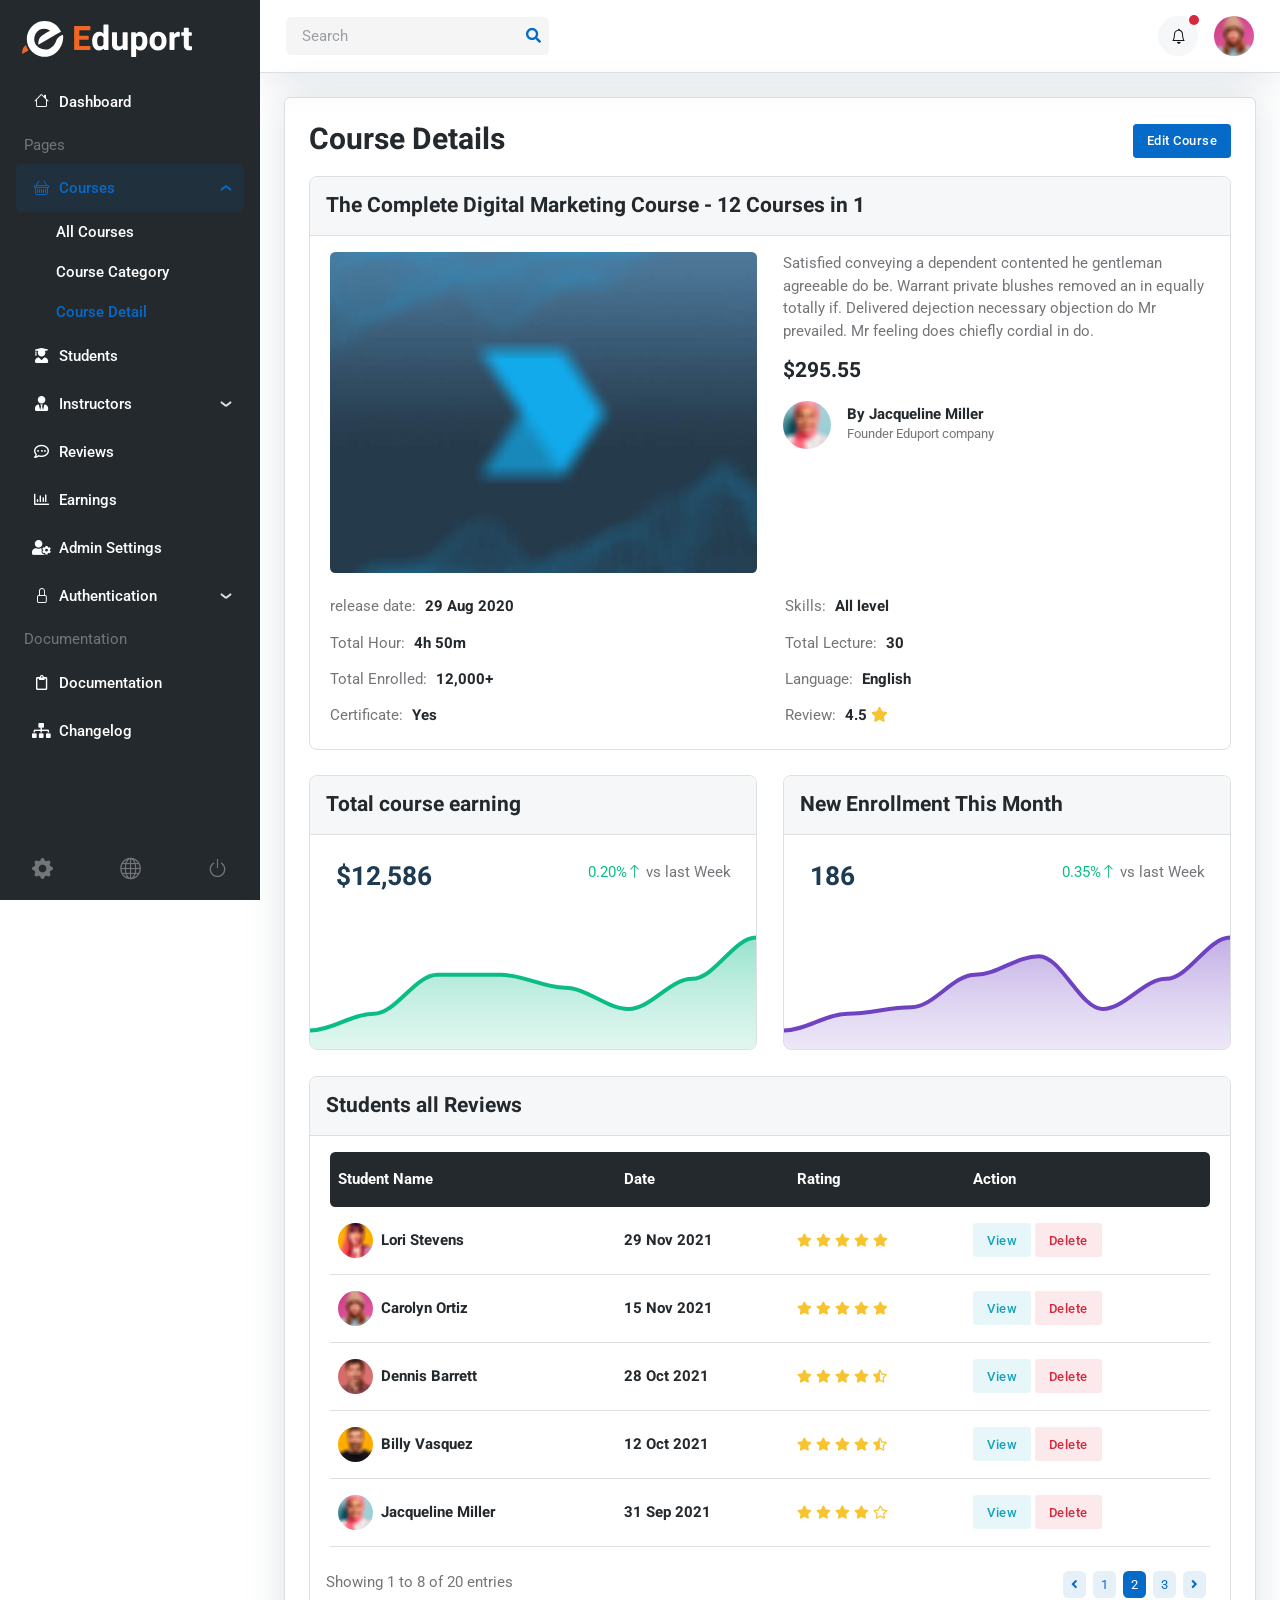
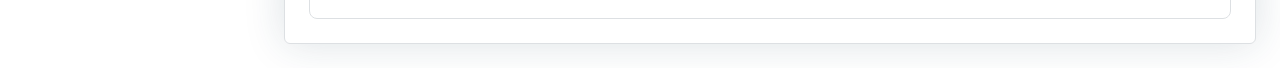
<file: template/admin-course-detail.html>
<!DOCTYPE html>
<html lang="en">
<head>
	<title>Eduport- LMS, Education and Course Theme</title>

	<!-- Meta Tags -->
	<meta charset="utf-8">
	<meta name="viewport" content="width=device-width, initial-scale=1, shrink-to-fit=no">
	<meta name="author" content="Webestica.com">
	<meta name="description" content="Eduport- LMS, Education and Course Theme">

	<!-- Dark mode -->
	<script>
		const storedTheme = localStorage.getItem('theme')
 
		const getPreferredTheme = () => {
			if (storedTheme) {
				return storedTheme
			}
			return window.matchMedia('(prefers-color-scheme: light)').matches ? 'light' : 'light'
		}

		const setTheme = function (theme) {
			if (theme === 'auto' && window.matchMedia('(prefers-color-scheme: dark)').matches) {
				document.documentElement.setAttribute('data-bs-theme', 'dark')
			} else {
				document.documentElement.setAttribute('data-bs-theme', theme)
			}
		}

		setTheme(getPreferredTheme())

		window.addEventListener('DOMContentLoaded', () => {
		    var el = document.querySelector('.theme-icon-active');
			if(el != 'undefined' && el != null) {
				const showActiveTheme = theme => {
				const activeThemeIcon = document.querySelector('.theme-icon-active use')
				const btnToActive = document.querySelector(`[data-bs-theme-value="${theme}"]`)
				const svgOfActiveBtn = btnToActive.querySelector('.mode-switch use').getAttribute('href')

				document.querySelectorAll('[data-bs-theme-value]').forEach(element => {
					element.classList.remove('active')
				})

				btnToActive.classList.add('active')
				activeThemeIcon.setAttribute('href', svgOfActiveBtn)
			}

			window.matchMedia('(prefers-color-scheme: dark)').addEventListener('change', () => {
				if (storedTheme !== 'light' || storedTheme !== 'dark') {
					setTheme(getPreferredTheme())
				}
			})

			showActiveTheme(getPreferredTheme())

			document.querySelectorAll('[data-bs-theme-value]')
				.forEach(toggle => {
					toggle.addEventListener('click', () => {
						const theme = toggle.getAttribute('data-bs-theme-value')
						localStorage.setItem('theme', theme)
						setTheme(theme)
						showActiveTheme(theme)
					})
				})

			}
		})
		
	</script>

	<!-- Favicon -->
	<link rel="shortcut icon" href="assets/images/favicon.ico">

	<!-- Google Font -->
	<link rel="preconnect" href="https://fonts.googleapis.com">
	<link rel="preconnect" href="https://fonts.gstatic.com" crossorigin>
	<link rel="stylesheet" href="https://fonts.googleapis.com/css2?family=Heebo:wght@400;500;700&family=Roboto:wght@400;500;700&display=swap">

	<!-- Plugins CSS -->
	<link rel="stylesheet" type="text/css" href="assets/vendor/font-awesome/css/all.min.css">
	<link rel="stylesheet" type="text/css" href="assets/vendor/bootstrap-icons/bootstrap-icons.css">
	<link rel="stylesheet" type="text/css" href="assets/vendor/choices/css/choices.min.css">
	<link rel="stylesheet" type="text/css" href="assets/vendor/apexcharts/css/apexcharts.css">
	<link rel="stylesheet" type="text/css" href="assets/vendor/overlay-scrollbar/css/overlayscrollbars.min.css">

	<!-- Theme CSS -->
	<link rel="stylesheet" type="text/css" href="assets/css/style.css">

</head>

<body>


<!-- **************** MAIN CONTENT START **************** -->
<main>
	
<!-- Sidebar START -->
<nav class="navbar sidebar navbar-expand-xl navbar-dark bg-dark">

	<!-- Navbar brand for xl START -->
	<div class="d-flex align-items-center">
		<a class="navbar-brand" href="index.html">
			<img class="navbar-brand-item" src="assets/images/logo-light.svg" alt="">
		</a>
	</div>
	<!-- Navbar brand for xl END -->
	
	<div class="offcanvas offcanvas-start flex-row custom-scrollbar h-100" data-bs-backdrop="true" tabindex="-1" id="offcanvasSidebar">
		<div class="offcanvas-body sidebar-content d-flex flex-column bg-dark">

			<!-- Sidebar menu START -->
			<ul class="navbar-nav flex-column" id="navbar-sidebar">
				
				<!-- Menu item 1 -->
				<li class="nav-item"><a href="admin-dashboard.html" class="nav-link"><i class="bi bi-house fa-fw me-2"></i>Dashboard</a></li>
				
				<!-- Title -->
				<li class="nav-item ms-2 my-2">Pages</li>

				<!-- menu item 2 -->
				<li class="nav-item">
					<a class="nav-link" data-bs-toggle="collapse" href="#collapsepage" role="button" aria-expanded="true" aria-controls="collapsepage">
						<i class="bi bi-basket fa-fw me-2"></i>Courses
					</a>
					<!-- Submenu -->
					<ul class="nav collapse flex-column show" id="collapsepage" data-bs-parent="#navbar-sidebar">
						<li class="nav-item"> <a class="nav-link" href="admin-course-list.html">All Courses</a></li>
						<li class="nav-item"> <a class="nav-link" href="admin-course-category.html">Course Category</a></li>
						<li class="nav-item"> <a class="nav-link active" href="admin-course-detail.html">Course Detail</a></li>
					</ul>
				</li>

				<!-- Menu item 3 -->
				<li class="nav-item"> <a class="nav-link" href="admin-student-list.html"><i class="fas fa-user-graduate fa-fw me-2"></i>Students</a></li>

				<!-- Menu item 4 -->
				<li class="nav-item">
					<a class="nav-link" data-bs-toggle="collapse" href="#collapseinstructors" role="button" aria-expanded="false" aria-controls="collapseinstructors">
						<i class="fas fa-user-tie fa-fw me-2"></i>Instructors
					</a>
					<!-- Submenu -->
					<ul class="nav collapse flex-column" id="collapseinstructors" data-bs-parent="#navbar-sidebar">
						<li class="nav-item"> <a class="nav-link" href="admin-instructor-list.html">Instructors</a></li>
						<li class="nav-item"> <a class="nav-link" href="admin-instructor-detail.html">Instructor Detail</a></li>
						<li class="nav-item"> 
							<a class="nav-link" href="admin-instructor-request.html">Instructor requests
								<span class="badge text-bg-success rounded-circle ms-2">2</span>
							</a>
						</li>
					</ul>
				</li>
				
				<!-- Menu item 5 -->
				<li class="nav-item"> <a class="nav-link" href="admin-review.html"><i class="far fa-comment-dots fa-fw me-2"></i>Reviews</a></li>

				<!-- Menu item 6 -->
				<li class="nav-item"> <a class="nav-link" href="admin-earning.html"><i class="far fa-chart-bar fa-fw me-2"></i>Earnings</a></li>

				<!-- Menu item 7 -->
				<li class="nav-item"> <a class="nav-link" href="admin-setting.html"><i class="fas fa-user-cog fa-fw me-2"></i>Admin Settings</a></li>

				<!-- Menu item 8 -->
				<li class="nav-item">
					<a class="nav-link" data-bs-toggle="collapse" href="#collapseauthentication" role="button" aria-expanded="false" aria-controls="collapseauthentication">
						<i class="bi bi-lock fa-fw me-2"></i>Authentication
					</a>
					<!-- Submenu -->
					<ul class="nav collapse flex-column" id="collapseauthentication" data-bs-parent="#navbar-sidebar">
						<li class="nav-item"> <a class="nav-link" href="sign-up.html">Sign Up</a></li>
						<li class="nav-item"> <a class="nav-link" href="sign-in.html">Sign In</a></li>
						<li class="nav-item"> <a class="nav-link" href="forgot-password.html">Forgot Password</a></li>
						<li class="nav-item"> <a class="nav-link" href="admin-error-404.html">Error 404</a></li>
					</ul>
				</li>

				<!-- Title -->
				<li class="nav-item ms-2 my-2">Documentation</li>

				<!-- Menu item 9 -->
				<li class="nav-item"> <a class="nav-link" href="docs/index.html"><i class="far fa-clipboard fa-fw me-2"></i>Documentation</a></li>

				<!-- Menu item 10 -->
				<li class="nav-item"> <a class="nav-link" href="docs/changelog.html"><i class="fas fa-sitemap fa-fw me-2"></i>Changelog</a></li>
			</ul>
			<!-- Sidebar menu end -->
			
			<!-- Sidebar footer START -->
			<div class="px-3 mt-auto pt-3">
				<div class="d-flex align-items-center justify-content-between text-primary-hover">
						<a class="h5 mb-0 text-body" href="admin-setting.html" data-bs-toggle="tooltip" data-bs-placement="top" title="Settings">
							<i class="bi bi-gear-fill"></i>
						</a>
						<a class="h5 mb-0 text-body" href="index.html" data-bs-toggle="tooltip" data-bs-placement="top" title="Home">
							<i class="bi bi-globe"></i>
						</a>
						<a class="h5 mb-0 text-body" href="sign-in.html" data-bs-toggle="tooltip" data-bs-placement="top" title="Sign out">
							<i class="bi bi-power"></i>
						</a>
				</div>
			</div>
			<!-- Sidebar footer END -->
			
		</div>
	</div>
</nav>
<!-- Sidebar END -->

<!-- Page content START -->
<div class="page-content">
	
	<!-- Top bar START -->
	<nav class="navbar top-bar navbar-light border-bottom py-0 py-xl-3">
		<div class="container-fluid p-0">
			<div class="d-flex align-items-center w-100">

				<!-- Logo START -->
				<div class="d-flex align-items-center d-xl-none">
					<a class="navbar-brand" href="index.html">
						<img class="light-mode-item navbar-brand-item h-30px" src="assets/images/logo-mobile.svg" alt="">
						<img class="dark-mode-item navbar-brand-item h-30px" src="assets/images/logo-mobile-light.svg" alt="">
					</a>
				</div>
				<!-- Logo END -->

				<!-- Toggler for sidebar START -->
				<div class="navbar-expand-xl sidebar-offcanvas-menu">
					<button class="navbar-toggler me-auto" type="button" data-bs-toggle="offcanvas" data-bs-target="#offcanvasSidebar" aria-controls="offcanvasSidebar" aria-expanded="false" aria-label="Toggle navigation" data-bs-auto-close="outside">
						<i class="bi bi-text-right fa-fw h2 lh-0 mb-0 rtl-flip" data-bs-target="#offcanvasMenu"> </i>
					</button>
				</div>
				<!-- Toggler for sidebar END -->
				
				<!-- Top bar left -->
				<div class="navbar-expand-lg ms-auto ms-xl-0">
					
					<!-- Toggler for menubar START -->
					<button class="navbar-toggler ms-auto" type="button" data-bs-toggle="collapse" data-bs-target="#navbarTopContent" aria-controls="navbarTopContent" aria-expanded="false" aria-label="Toggle navigation">
						<span class="navbar-toggler-animation">
							<span></span>
							<span></span>
							<span></span>
						</span>
					</button>
					<!-- Toggler for menubar END -->

					<!-- Topbar menu START -->
					<div class="collapse navbar-collapse w-100" id="navbarTopContent">
						<!-- Top search START -->
						<div class="nav my-3 my-xl-0 flex-nowrap align-items-center">
							<div class="nav-item w-100">
								<form class="position-relative">
									<input class="form-control pe-5 bg-secondary bg-opacity-10 border-0" type="search" placeholder="Search" aria-label="Search">
									<button class="bg-transparent px-2 py-0 border-0 position-absolute top-50 end-0 translate-middle-y" type="submit"><i class="fas fa-search fs-6 text-primary"></i></button>
								</form>
							</div>
						</div>
						<!-- Top search END -->
					</div>
					<!-- Topbar menu END -->
				</div>
				<!-- Top bar left END -->
				
				<!-- Top bar right START -->
				<div class="ms-xl-auto">
					<ul class="navbar-nav flex-row align-items-center">

						<!-- Notification dropdown START -->
						<li class="nav-item ms-2 ms-md-3 dropdown">
							<!-- Notification button -->
							<a class="btn btn-light btn-round mb-0" href="#" role="button" data-bs-toggle="dropdown" aria-expanded="false" data-bs-auto-close="outside">
								<i class="bi bi-bell fa-fw"></i>
							</a>
							<!-- Notification dote -->
							<span class="notif-badge animation-blink"></span>

							<!-- Notification dropdown menu START -->
							<div class="dropdown-menu dropdown-animation dropdown-menu-end dropdown-menu-size-md p-0 shadow-lg border-0">
								<div class="card bg-transparent">
									<div class="card-header bg-transparent border-bottom py-4 d-flex justify-content-between align-items-center">
										<h6 class="m-0">Notifications <span class="badge bg-danger bg-opacity-10 text-danger ms-2">2 new</span></h6>
										<a class="small" href="#">Clear all</a>
									</div>
									<div class="card-body p-0">
										<ul class="list-group list-unstyled list-group-flush">
											<!-- Notif item -->
											<li>
												<a href="#" class="list-group-item-action border-0 border-bottom d-flex p-3">
													<div class="me-3">
														<div class="avatar avatar-md">
															<img class="avatar-img rounded-circle" src="assets/images/avatar/08.jpg" alt="avatar">
														</div>
													</div>
													<div>
														<p class="text-body small m-0">Congratulate <b>Joan Wallace</b> for graduating from <b>Microverse university</b></p>
														<u class="small">Say congrats</u>
													</div>
												</a>
											</li>

											<!-- Notif item -->
											<li>
												<a href="#" class="list-group-item-action border-0 border-bottom d-flex p-3">
													<div class="me-3">
														<div class="avatar avatar-md">
															<img class="avatar-img rounded-circle" src="assets/images/avatar/02.jpg" alt="avatar">
														</div>
													</div>
													<div>
														<h6 class="mb-1">Larry Lawson Added a new course</h6>
														<p class="small text-body m-0">What's new! Find out about new features</p>
														<u class="small">View detail</u>
													</div>
												</a>
											</li>

											<!-- Notif item -->
											<li>
												<a href="#" class="list-group-item-action border-0 border-bottom d-flex p-3">
													<div class="me-3">
														<div class="avatar avatar-md">
															<img class="avatar-img rounded-circle" src="assets/images/avatar/05.jpg" alt="avatar">
														</div>
													</div>
													<div>
														<h6 class="mb-1">New request to apply for Instructor</h6>
														<u class="small">View detail</u>
													</div>
												</a>
											</li>

											<!-- Notif item -->
											<li>
												<a href="#" class="list-group-item-action border-0 border-bottom d-flex p-3">
													<div class="me-3">
														<div class="avatar avatar-md">
															<img class="avatar-img rounded-circle" src="assets/images/avatar/03.jpg" alt="avatar">
														</div>
													</div>
													<div>
														<h6 class="mb-1">Update v2.3 completed successfully</h6>
														<p class="small text-body m-0">What's new! Find out about new features</p>
														<small class="text-body">5 min ago</small>
													</div>
												</a>
											</li>
										</ul>
									</div>
									<!-- Button -->
									<div class="card-footer bg-transparent border-0 py-3 text-center position-relative">
										<a href="#" class="stretched-link">See all incoming activity</a>
									</div>
								</div>
							</div>
							<!-- Notification dropdown menu END -->
						</li>
						<!-- Notification dropdown END -->

						<!-- Profile dropdown START -->
						<li class="nav-item ms-2 ms-md-3 dropdown">
							<!-- Avatar -->
							<a class="avatar avatar-sm p-0" href="#" id="profileDropdown" role="button" data-bs-auto-close="outside" data-bs-display="static" data-bs-toggle="dropdown" aria-expanded="false">
								<img class="avatar-img rounded-circle" src="assets/images/avatar/01.jpg" alt="avatar">
							</a>

							<!-- Profile dropdown START -->
							<ul class="dropdown-menu dropdown-animation dropdown-menu-end shadow pt-3" aria-labelledby="profileDropdown">
								<!-- Profile info -->
								<li class="px-3">
									<div class="d-flex align-items-center">
										<!-- Avatar -->
										<div class="avatar me-3 mb-3">
											<img class="avatar-img rounded-circle shadow" src="assets/images/avatar/01.jpg" alt="avatar">
										</div>
										<div>
											<a class="h6 mt-2 mt-sm-0" href="#">Lori Ferguson</a>
											<p class="small m-0">example@gmail.com</p>
										</div>
									</div>
								</li>
                <li> <hr class="dropdown-divider"></li>
								<!-- Links -->
								<li><a class="dropdown-item" href="#"><i class="bi bi-person fa-fw me-2"></i>Edit Profile</a></li>
								<li><a class="dropdown-item" href="#"><i class="bi bi-gear fa-fw me-2"></i>Account Settings</a></li>
								<li><a class="dropdown-item" href="#"><i class="bi bi-info-circle fa-fw me-2"></i>Help</a></li>
								<li><a class="dropdown-item bg-danger-soft-hover" href="#"><i class="bi bi-power fa-fw me-2"></i>Sign Out</a></li>
								<li> <hr class="dropdown-divider"></li>

								<!-- Dark mode options START -->
								<li>
									<div class="bg-light dark-mode-switch theme-icon-active d-flex align-items-center p-1 rounded mt-2">
										<!-- <span>Mode:</span> -->
										<button type="button" class="btn btn-sm mb-0" data-bs-theme-value="light">
											<svg xmlns="http://www.w3.org/2000/svg" width="16" height="16" fill="currentColor" class="bi bi-sun fa-fw mode-switch" viewBox="0 0 16 16">
												<path d="M8 11a3 3 0 1 1 0-6 3 3 0 0 1 0 6zm0 1a4 4 0 1 0 0-8 4 4 0 0 0 0 8zM8 0a.5.5 0 0 1 .5.5v2a.5.5 0 0 1-1 0v-2A.5.5 0 0 1 8 0zm0 13a.5.5 0 0 1 .5.5v2a.5.5 0 0 1-1 0v-2A.5.5 0 0 1 8 13zm8-5a.5.5 0 0 1-.5.5h-2a.5.5 0 0 1 0-1h2a.5.5 0 0 1 .5.5zM3 8a.5.5 0 0 1-.5.5h-2a.5.5 0 0 1 0-1h2A.5.5 0 0 1 3 8zm10.657-5.657a.5.5 0 0 1 0 .707l-1.414 1.415a.5.5 0 1 1-.707-.708l1.414-1.414a.5.5 0 0 1 .707 0zm-9.193 9.193a.5.5 0 0 1 0 .707L3.05 13.657a.5.5 0 0 1-.707-.707l1.414-1.414a.5.5 0 0 1 .707 0zm9.193 2.121a.5.5 0 0 1-.707 0l-1.414-1.414a.5.5 0 0 1 .707-.707l1.414 1.414a.5.5 0 0 1 0 .707zM4.464 4.465a.5.5 0 0 1-.707 0L2.343 3.05a.5.5 0 1 1 .707-.707l1.414 1.414a.5.5 0 0 1 0 .708z"/>
												<use href="#"></use>
											</svg> Light
										</button>
										<button type="button" class="btn btn-sm mb-0" data-bs-theme-value="dark">
											<svg xmlns="http://www.w3.org/2000/svg" width="16" height="16" fill="currentColor" class="bi bi-moon-stars fa-fw mode-switch" viewBox="0 0 16 16">
												<path d="M6 .278a.768.768 0 0 1 .08.858 7.208 7.208 0 0 0-.878 3.46c0 4.021 3.278 7.277 7.318 7.277.527 0 1.04-.055 1.533-.16a.787.787 0 0 1 .81.316.733.733 0 0 1-.031.893A8.349 8.349 0 0 1 8.344 16C3.734 16 0 12.286 0 7.71 0 4.266 2.114 1.312 5.124.06A.752.752 0 0 1 6 .278zM4.858 1.311A7.269 7.269 0 0 0 1.025 7.71c0 4.02 3.279 7.276 7.319 7.276a7.316 7.316 0 0 0 5.205-2.162c-.337.042-.68.063-1.029.063-4.61 0-8.343-3.714-8.343-8.29 0-1.167.242-2.278.681-3.286z"/>
												<path d="M10.794 3.148a.217.217 0 0 1 .412 0l.387 1.162c.173.518.579.924 1.097 1.097l1.162.387a.217.217 0 0 1 0 .412l-1.162.387a1.734 1.734 0 0 0-1.097 1.097l-.387 1.162a.217.217 0 0 1-.412 0l-.387-1.162A1.734 1.734 0 0 0 9.31 6.593l-1.162-.387a.217.217 0 0 1 0-.412l1.162-.387a1.734 1.734 0 0 0 1.097-1.097l.387-1.162zM13.863.099a.145.145 0 0 1 .274 0l.258.774c.115.346.386.617.732.732l.774.258a.145.145 0 0 1 0 .274l-.774.258a1.156 1.156 0 0 0-.732.732l-.258.774a.145.145 0 0 1-.274 0l-.258-.774a1.156 1.156 0 0 0-.732-.732l-.774-.258a.145.145 0 0 1 0-.274l.774-.258c.346-.115.617-.386.732-.732L13.863.1z"/>
												<use href="#"></use>
											</svg> Dark
										</button>
										<button type="button" class="btn btn-sm mb-0 active" data-bs-theme-value="auto">
											<svg xmlns="http://www.w3.org/2000/svg" width="16" height="16" fill="currentColor" class="bi bi-circle-half fa-fw mode-switch" viewBox="0 0 16 16">
												<path d="M8 15A7 7 0 1 0 8 1v14zm0 1A8 8 0 1 1 8 0a8 8 0 0 1 0 16z"/>
												<use href="#"></use>
											</svg> Auto
										</button>
									</div>
								</li> 
								<!-- Dark mode options END-->
							</ul>
							<!-- Profile dropdown END -->
						</li>
						<!-- Profile dropdown END -->
					</ul>
				</div>
				<!-- Top bar right END -->
			</div>
		</div>
	</nav>
	<!-- Top bar END -->

	<!-- Page main content START -->
	<div class="page-content-wrapper border">

		<!-- Title -->
		<div class="row mb-3">
			<div class="col-12 d-sm-flex justify-content-between align-items-center">
				<h1 class="h3 mb-2 mb-sm-0">Course Details</h1>
				<a href="admin-edit-course-detail.html" class="btn btn-sm btn-primary mb-0">Edit Course</a>
			</div>
		</div>
				
		<div class="row g-4">

			<!-- Course information START -->
			<div class="col-xxl-6">
				<div class="card bg-transparent border rounded-3 h-100">

					<!-- Catd header -->
					<div class="card-header bg-light border-bottom">
						<h5 class="card-header-title">The Complete Digital Marketing Course - 12 Courses in 1</h5>
					</div>

					<!-- Card body START -->
					<div class="card-body">

						<!-- Course image and info START -->
						<div class="row g-4">
							<!-- Course image -->
							<div class="col-md-6">
								<img src="assets/images/courses/4by3/01.jpg" class="rounded" alt="">
							</div>
							<!-- Course info and avatar -->
							<div class="col-md-6">
								<!-- Info -->
								<p class="mb-3">Satisfied conveying a dependent contented he gentleman agreeable do be. Warrant private blushes removed an in equally totally if. Delivered dejection necessary objection do Mr prevailed. Mr feeling does chiefly cordial in do.</p>

								<!-- Price -->
								<h5 class="mb-3">$295.55</h5>
								
								<!-- Avatar -->
								<div class="d-sm-flex align-items-center">
									<!-- Avatar image -->
									<div class="avatar avatar-md">
										<img class="avatar-img rounded-circle" src="assets/images/avatar/05.jpg" alt="avatar">
									</div>
									<div class="ms-sm-3 mt-2 mt-sm-0">
										<h6 class="mb-0"><a href="#">By Jacqueline Miller</a></h6>
										<p class="mb-0 small">Founder Eduport company</p>
									</div>
								</div>
							</div>
						</div>
						<!-- Course image and info END -->

						<!-- Information START -->
						<div class="row mt-3">

							<!-- Information item -->
							<div class="col-md-6">
								<ul class="list-group list-group-borderless">
									<li class="list-group-item">
										<span>release date:</span>
										<span class="h6 mb-0">29 Aug 2020</span>
									</li>

									<li class="list-group-item">
										<span>Total Hour:</span>
										<span class="h6 mb-0">4h 50m</span>
									</li>

									<li class="list-group-item">
										<span>Total Enrolled:</span>
										<span class="h6 mb-0">12,000+</span>
									</li>

									<li class="list-group-item">
										<span>Certificate:</span>
										<span class="h6 mb-0">Yes</span>
									</li>
								</ul>
							</div>

							<!-- Information item -->
							<div class="col-md-6">
								<ul class="list-group list-group-borderless">
									<li class="list-group-item">
										<span>Skills:</span>
										<span class="h6 mb-0">All level</span>
									</li>

									<li class="list-group-item">
										<span>Total Lecture:</span>
										<span class="h6 mb-0">30</span>
									</li>

									<li class="list-group-item">
										<span>Language:</span>
										<span class="h6 mb-0">English</span>
									</li>

									<li class="list-group-item">
										<span>Review:</span>
										<span class="h6 mb-0">4.5<i class="fas fa-star text-warning ms-1"></i></span>
									</li>
									
								</ul>
							</div>
						</div>
						<!-- Information END -->
					</div>
					<!-- Card body END -->
				</div>
			</div>
			<!-- Course information END -->

			<!-- Chart START -->
			<div class="col-xxl-6">
				<div class="row g-4">

					<!-- Active student START -->
					<div class="col-md-6 col-xxl-12">
						<div class="card bg-transparent border overflow-hidden">
							<!-- Card header -->
							<div class="card-header bg-light border-bottom">
								<h5 class="card-header-title mb-0">Total course earning</h5>
							</div>
							<!-- Card body -->
							<div class="card-body p-0">
								<div class="d-sm-flex justify-content-between p-4">
									<h4 class="text-blue mb-0">$12,586</h4>
									<p class="mb-0"><span class="text-success me-1">0.20%<i class="bi bi-arrow-up"></i></span>vs last Week</p>
								</div>
								<!-- Apex chart -->
								<div id="activeChartstudent"></div>
							</div>
						</div>
					</div>
					<!-- Active student END -->

					<!-- Enrolled START -->
					<div class="col-md-6 col-xxl-12">
						<div class="card bg-transparent border overflow-hidden">
							<!-- Card header -->
							<div class="card-header bg-light border-bottom">
								<h5 class="card-header-title mb-0">New Enrollment This Month</h5>
							</div>
							<!-- Card body -->
							<div class="card-body p-0">
								<div class="d-sm-flex justify-content-between p-4">
									<h4 class="text-blue mb-0">186</h4>
									<p class="mb-0"><span class="text-success me-1">0.35%<i class="bi bi-arrow-up"></i></span>vs last Week</p>
								</div>
								<!-- Apex chart -->
								<div id="activeChartstudent2"></div>
							</div>
						</div>
					</div>
					<!-- Enrolled END -->

				</div>
			</div>
			<!-- Chart END -->

			<!-- Student review START -->
			<div class="col-12">
				<div class="card bg-transparent border">

					<!-- Card header START -->
					<div class="card-header bg-light border-bottom">
						<h5 class="mb-0">Students all Reviews</h5>
					</div>
					<!-- Card header END -->
		
					<!-- Card body START -->
					<div class="card-body pb-0">
						<!-- Table START -->
						<div class="table-responsive border-0">
							<table class="table table-dark-gray align-middle p-4 mb-0 table-hover">
								<!-- Table head -->
								<thead>
									<tr>
										<th scope="col" class="border-0 rounded-start">Student Name</th>
										<th scope="col" class="border-0">Date</th>
										<th scope="col" class="border-0">Rating</th>
										<th scope="col" class="border-0 rounded-end">Action</th>
									</tr>
								</thead>
		
								<!-- Table body START -->
								<tbody>
									<!-- Table row -->
									<tr>
										<!-- Table data -->
										<td>
											<div class="d-flex align-items-center position-relative">
												<!-- Image -->
												<div class="avatar avatar-xs mb-2 mb-md-0">
													<img src="assets/images/avatar/09.jpg" class="rounded-circle" alt="">
												</div>
												<div class="mb-0 ms-2">
													<!-- Title -->
													<h6 class="mb-0"><a href="#" class="stretched-link">Lori Stevens</a></h6>
												</div>
											</div>
										</td>
		
										<!-- Table data -->
										<td class="text-center text-sm-start">
											<h6 class="mb-0">29 Nov 2021</h6>
										</td>
		
										<!-- Table data -->
										<td>
											<ul class="list-inline mb-0">
												<li class="list-inline-item me-0 small"><i class="fas fa-star text-warning"></i></li>
												<li class="list-inline-item me-0 small"><i class="fas fa-star text-warning"></i></li>
												<li class="list-inline-item me-0 small"><i class="fas fa-star text-warning"></i></li>
												<li class="list-inline-item me-0 small"><i class="fas fa-star text-warning"></i></li>
												<li class="list-inline-item me-0 small"><i class="fas fa-star text-warning"></i></li>
											</ul>
										</td>
		
										<!-- Table data -->
										<td>
											<a href="#" class="btn btn-sm btn-info-soft mb-0" data-bs-toggle="modal" data-bs-target="#viewReview">View</a>
											<button class="btn btn-sm btn-danger-soft me-1 mb-1 mb-md-0">Delete</button>
										</td>
									</tr>
		
									<!-- Table row -->
									<tr>
										<!-- Table data -->
										<td>
											<div class="d-flex align-items-center position-relative">
												<!-- Image -->
												<div class="avatar avatar-xs mb-2 mb-md-0">
													<img src="assets/images/avatar/01.jpg" class="rounded-circle" alt="">
												</div>
												<div class="mb-0 ms-2">
													<!-- Title -->
													<h6 class="mb-0"><a href="#" class="stretched-link">Carolyn Ortiz</a></h6>
												</div>
											</div>
										</td>
		
										<!-- Table data -->
										<td class="text-center text-sm-start">
											<h6 class="mb-0">15 Nov 2021</h6>
										</td>
		
										<!-- Table data -->
										<td>
											<ul class="list-inline mb-0">
												<li class="list-inline-item me-0 small"><i class="fas fa-star text-warning"></i></li>
												<li class="list-inline-item me-0 small"><i class="fas fa-star text-warning"></i></li>
												<li class="list-inline-item me-0 small"><i class="fas fa-star text-warning"></i></li>
												<li class="list-inline-item me-0 small"><i class="fas fa-star text-warning"></i></li>
												<li class="list-inline-item me-0 small"><i class="fas fa-star text-warning"></i></li>
											</ul>
										</td>
		
										<!-- Table data -->
										<td>
											<a href="#" class="btn btn-sm btn-info-soft mb-0" data-bs-toggle="modal" data-bs-target="#viewReview">View</a>
											<button class="btn btn-sm btn-danger-soft me-1 mb-1 mb-md-0">Delete</button>
										</td>
									</tr>
		
									<!-- Table row -->
									<tr>
										<!-- Table data -->
										<td>
											<div class="d-flex align-items-center position-relative">
												<!-- Image -->
												<div class="avatar avatar-xs mb-2 mb-md-0">
													<img src="assets/images/avatar/03.jpg" class="rounded-circle" alt="">
												</div>
												<div class="mb-0 ms-2">
													<!-- Title -->
													<h6 class="mb-0"><a href="#" class="stretched-link">Dennis Barrett</a></h6>
												</div>
											</div>
										</td>
		
										<!-- Table data -->
										<td class="text-center text-sm-start">
											<h6 class="mb-0">28 Oct 2021</h6>
										</td>
		
										<!-- Table data -->
										<td>
											<ul class="list-inline mb-0">
												<li class="list-inline-item me-0 small"><i class="fas fa-star text-warning"></i></li>
												<li class="list-inline-item me-0 small"><i class="fas fa-star text-warning"></i></li>
												<li class="list-inline-item me-0 small"><i class="fas fa-star text-warning"></i></li>
												<li class="list-inline-item me-0 small"><i class="fas fa-star text-warning"></i></li>
												<li class="list-inline-item me-0 small"><i class="fas fa-star-half-alt text-warning"></i></li>
											</ul>
										</td>
										<!-- Table data -->
										<td>
											<a href="#" class="btn btn-sm btn-info-soft mb-0" data-bs-toggle="modal" data-bs-target="#viewReview">View</a>
											<button class="btn btn-sm btn-danger-soft me-1 mb-1 mb-md-0">Delete</button>
										</td>
									</tr>
		
									<!-- Table row -->
									<tr>
										<!-- Table data -->
										<td>
											<div class="d-flex align-items-center position-relative">
												<!-- Image -->
												<div class="avatar avatar-xs mb-2 mb-md-0">
													<img src="assets/images/avatar/04.jpg" class="rounded-circle" alt="">
												</div>
												<div class="mb-0 ms-2">
													<!-- Title -->
													<h6 class="mb-0"><a href="#" class="stretched-link">Billy Vasquez</a></h6>
												</div>
											</div>
										</td>
		
										<!-- Table data -->
										<td class="text-center text-sm-start">
											<h6 class="mb-0"><a href="#">12 Oct 2021</a></h6>
										</td>
		
										<!-- Table data -->
										<td>
											<ul class="list-inline mb-0">
												<li class="list-inline-item me-0 small"><i class="fas fa-star text-warning"></i></li>
												<li class="list-inline-item me-0 small"><i class="fas fa-star text-warning"></i></li>
												<li class="list-inline-item me-0 small"><i class="fas fa-star text-warning"></i></li>
												<li class="list-inline-item me-0 small"><i class="fas fa-star text-warning"></i></li>
												<li class="list-inline-item me-0 small"><i class="fas fa-star-half-alt text-warning"></i></li>
											</ul>
										</td>
		
										<!-- Table data -->
										<td>
											<a href="#" class="btn btn-sm btn-info-soft mb-0" data-bs-toggle="modal" data-bs-target="#viewReview">View</a>
											<button class="btn btn-sm btn-danger-soft me-1 mb-1 mb-md-0">Delete</button>
										</td>
									</tr>
		
									<!-- Table row -->
									<tr>
										<!-- Table data -->
										<td>
											<div class="d-flex align-items-center position-relative">
												<!-- Image -->
												<div class="avatar avatar-xs mb-2 mb-md-0">
													<img src="assets/images/avatar/05.jpg" class="rounded-circle" alt="">
												</div>
												<div class="mb-0 ms-2">
													<!-- Title -->
													<h6 class="mt-2"><a href="#" class="stretched-link">Jacqueline Miller</a></h6>
												</div>
											</div>
										</td>
		
										<!-- Table data -->
										<td class="text-center text-sm-start">
											<h6 class="mb-0"><a href="#">31 Sep 2021</a></h6>
										</td>
		
										<!-- Table data -->
										<td>
											<ul class="list-inline mb-0">
												<li class="list-inline-item me-0 small"><i class="fas fa-star text-warning"></i></li>
												<li class="list-inline-item me-0 small"><i class="fas fa-star text-warning"></i></li>
												<li class="list-inline-item me-0 small"><i class="fas fa-star text-warning"></i></li>
												<li class="list-inline-item me-0 small"><i class="fas fa-star text-warning"></i></li>
												<li class="list-inline-item me-0 small"><i class="far fa-star text-warning"></i></li>
											</ul>
										</td>
		
										<!-- Table data -->
										<td>
											<a href="#" class="btn btn-sm btn-info-soft mb-0" data-bs-toggle="modal" data-bs-target="#viewReview">View</a>
											<button class="btn btn-sm btn-danger-soft me-1 mb-1 mb-md-0">Delete</button>
										</td>
									</tr>
								</tbody>
								<!-- Table body END -->
							</table>
						</div>
						<!-- Table END -->
					</div>
					<!-- Card body END -->
		
					<!-- Card footer START -->
					<div class="card-footer bg-transparent">
						<!-- Pagination START -->
						<div class="d-sm-flex justify-content-sm-between align-items-sm-center">
							<!-- Content -->
							<p class="mb-0 text-center text-sm-start">Showing 1 to 8 of 20 entries</p>
							<!-- Pagination -->
							<nav class="d-flex justify-content-center mb-0" aria-label="navigation">
								<ul class="pagination pagination-sm pagination-primary-soft d-inline-block d-md-flex rounded mb-0">
									<li class="page-item mb-0"><a class="page-link" href="#" tabindex="-1"><i class="fas fa-angle-left"></i></a></li>
									<li class="page-item mb-0"><a class="page-link" href="#">1</a></li>
									<li class="page-item mb-0 active"><a class="page-link" href="#">2</a></li>
									<li class="page-item mb-0"><a class="page-link" href="#">3</a></li>
									<li class="page-item mb-0"><a class="page-link" href="#"><i class="fas fa-angle-right"></i></a></li>
								</ul>
							</nav>
						</div>
						<!-- Pagination END -->
					</div>
					<!-- Card footer END -->
				</div>
			</div>
			<!-- Student review END -->

		</div> <!-- Row END -->
	</div>
	<!-- Page main content END -->

</div>
<!-- Page content END -->

</main>
<!-- **************** MAIN CONTENT END **************** -->

<!-- Popup modal for reviwe START -->
<div class="modal fade" id="viewReview" tabindex="-1" aria-labelledby="viewReviewLabel" aria-hidden="true">
	<div class="modal-dialog modal-dialog-centered">
		<div class="modal-content">
			<!-- Modal header -->
			<div class="modal-header bg-dark">
				<h5 class="modal-title text-white" id="viewReviewLabel">Review</h5>
				<button type="button" class="btn btn-sm btn-light mb-0" data-bs-dismiss="modal" aria-label="Close"><i class="bi bi-x-lg"></i></button>
			</div>
			<!-- Modal body -->
			<div class="modal-body">
				<div class="d-md-flex">
					<!-- Avatar -->
					<div class="avatar avatar-md me-4 flex-shrink-0">
						<img class="avatar-img rounded-circle" src="assets/images/avatar/09.jpg" alt="avatar">
					</div>
					<!-- Text -->
					<div>
						<div class="d-sm-flex mt-1 mt-md-0 align-items-center">
							<h5 class="me-3 mb-0">Lori Stevens</h5>
							<!-- Review star -->
							<ul class="list-inline mb-0">
								<li class="list-inline-item me-0"><i class="fas fa-star text-warning"></i></li>
								<li class="list-inline-item me-0"><i class="fas fa-star text-warning"></i></li>
								<li class="list-inline-item me-0"><i class="fas fa-star text-warning"></i></li>
								<li class="list-inline-item me-0"><i class="fas fa-star text-warning"></i></li>
								<li class="list-inline-item me-0"><i class="far fa-star text-warning"></i></li>
							</ul>
						</div>
						<!-- Info -->
						<p class="small mb-2">2 days ago</p>
						<p class="mb-2">Handsome met debating sir dwelling age material. As style lived he worse dried. Offered related so visitors we private removed. Moderate do subjects to distance. </p>
						<p class="mb-2">As style lived he worse dried. Offered related so visitors we private removed. Moderate do subjects to distance. </p>
					</div>	
				</div>
			</div>
			<!-- Modal footer -->
			<div class="modal-footer">
				<button type="button" class="btn btn-danger-soft my-0" data-bs-dismiss="modal">Close</button>
			</div>
		</div>
	</div>
</div>
<!-- Popup modal for reviwe END --> 

<!-- Back to top -->
<div class="back-top"><i class="bi bi-arrow-up-short position-absolute top-50 start-50 translate-middle"></i></div>

<!-- Bootstrap JS -->
<script src="assets/vendor/bootstrap/dist/js/bootstrap.bundle.min.js"></script>

<!-- Vendors -->
<script src="assets/vendor/choices/js/choices.min.js"></script>
<script src="assets/vendor/apexcharts/js/apexcharts.min.js"></script>
<script src="assets/vendor/overlay-scrollbar/js/overlayscrollbars.min.js"></script>

<!-- Template Functions -->
<script src="assets/js/functions.js"></script>

</body>
</html>
</file>
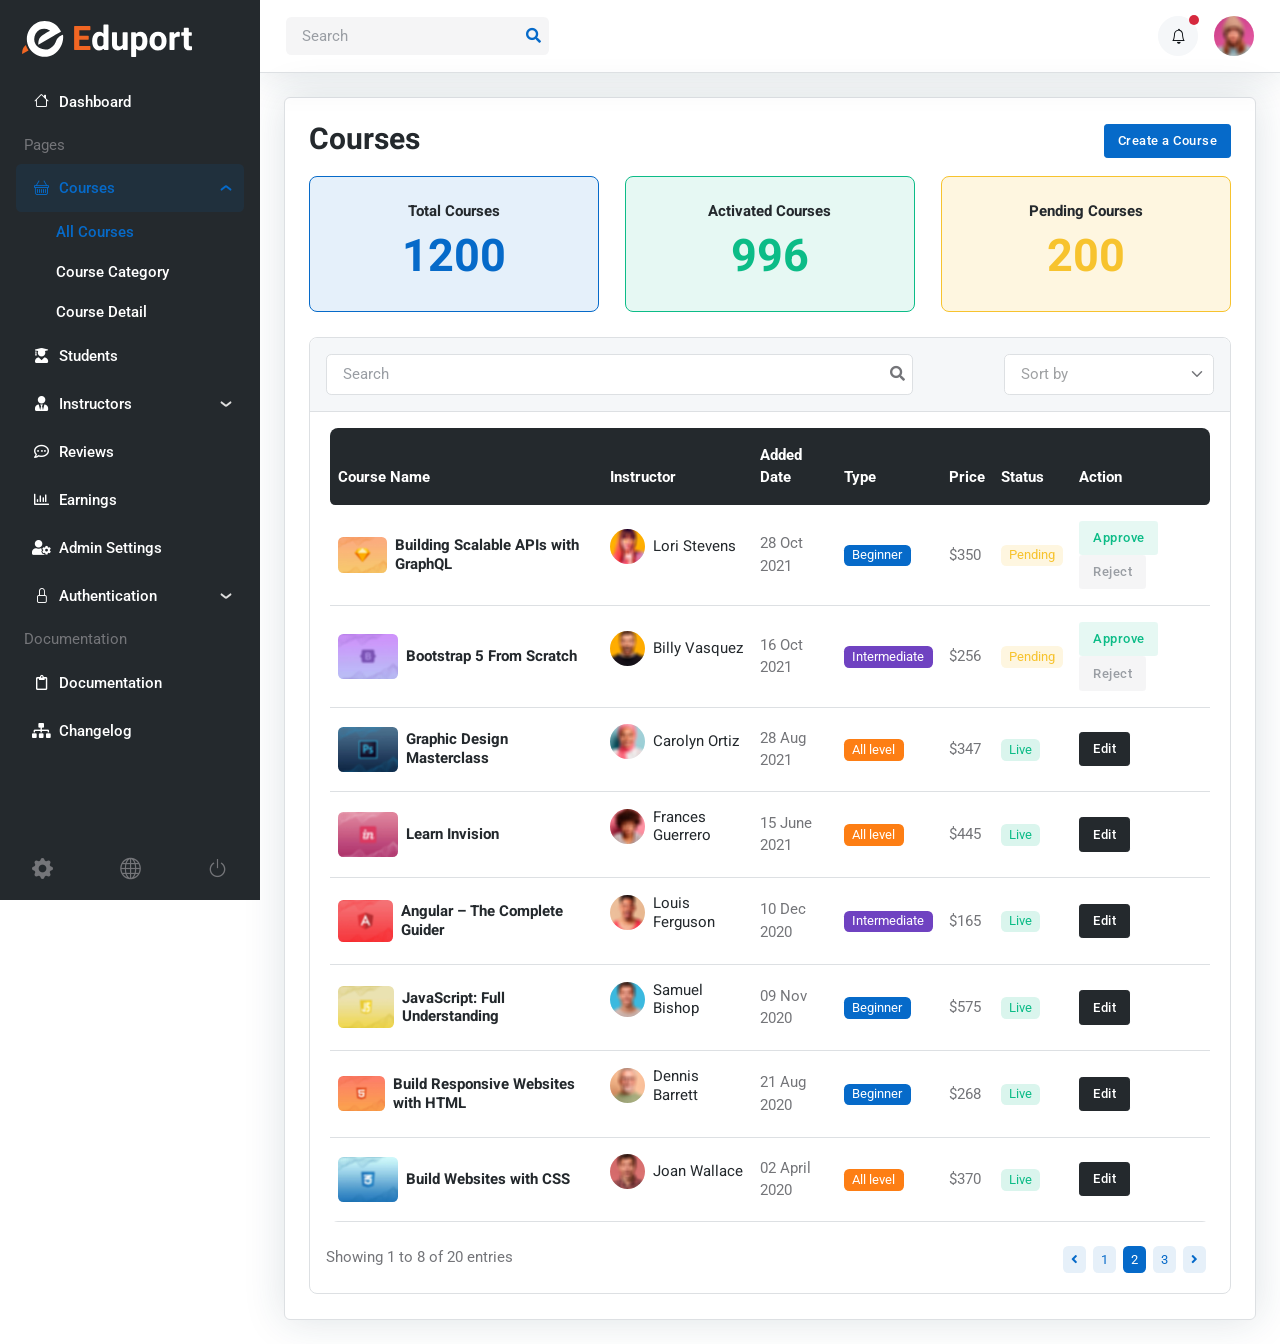
<file: template/admin-course-list.html>
<!DOCTYPE html>
<html lang="en">
<head>
	<title>Eduport- LMS, Education and Course Theme</title>

	<!-- Meta Tags -->
	<meta charset="utf-8">
	<meta name="viewport" content="width=device-width, initial-scale=1, shrink-to-fit=no">
	<meta name="author" content="Webestica.com">
	<meta name="description" content="Eduport- LMS, Education and Course Theme">

	<!-- Dark mode -->
	<script>
		const storedTheme = localStorage.getItem('theme')
 
		const getPreferredTheme = () => {
			if (storedTheme) {
				return storedTheme
			}
			return window.matchMedia('(prefers-color-scheme: light)').matches ? 'light' : 'light'
		}

		const setTheme = function (theme) {
			if (theme === 'auto' && window.matchMedia('(prefers-color-scheme: dark)').matches) {
				document.documentElement.setAttribute('data-bs-theme', 'dark')
			} else {
				document.documentElement.setAttribute('data-bs-theme', theme)
			}
		}

		setTheme(getPreferredTheme())

		window.addEventListener('DOMContentLoaded', () => {
		    var el = document.querySelector('.theme-icon-active');
			if(el != 'undefined' && el != null) {
				const showActiveTheme = theme => {
				const activeThemeIcon = document.querySelector('.theme-icon-active use')
				const btnToActive = document.querySelector(`[data-bs-theme-value="${theme}"]`)
				const svgOfActiveBtn = btnToActive.querySelector('.mode-switch use').getAttribute('href')

				document.querySelectorAll('[data-bs-theme-value]').forEach(element => {
					element.classList.remove('active')
				})

				btnToActive.classList.add('active')
				activeThemeIcon.setAttribute('href', svgOfActiveBtn)
			}

			window.matchMedia('(prefers-color-scheme: dark)').addEventListener('change', () => {
				if (storedTheme !== 'light' || storedTheme !== 'dark') {
					setTheme(getPreferredTheme())
				}
			})

			showActiveTheme(getPreferredTheme())

			document.querySelectorAll('[data-bs-theme-value]')
				.forEach(toggle => {
					toggle.addEventListener('click', () => {
						const theme = toggle.getAttribute('data-bs-theme-value')
						localStorage.setItem('theme', theme)
						setTheme(theme)
						showActiveTheme(theme)
					})
				})

			}
		})
		
	</script>

	<!-- Favicon -->
	<link rel="shortcut icon" href="assets/images/favicon.ico">

	<!-- Google Font -->
	<link rel="preconnect" href="https://fonts.googleapis.com">
	<link rel="preconnect" href="https://fonts.gstatic.com" crossorigin>
	<link rel="stylesheet" href="https://fonts.googleapis.com/css2?family=Heebo:wght@400;500;700&family=Roboto:wght@400;500;700&display=swap">

	<!-- Plugins CSS -->
	<link rel="stylesheet" type="text/css" href="assets/vendor/font-awesome/css/all.min.css">
	<link rel="stylesheet" type="text/css" href="assets/vendor/bootstrap-icons/bootstrap-icons.css">
	<link rel="stylesheet" type="text/css" href="assets/vendor/choices/css/choices.min.css">
	<link rel="stylesheet" type="text/css" href="assets/vendor/overlay-scrollbar/css/overlayscrollbars.min.css">

	<!-- Theme CSS -->
	<link rel="stylesheet" type="text/css" href="assets/css/style.css">

</head>

<body>


<!-- **************** MAIN CONTENT START **************** -->
<main>
	
<!-- Sidebar START -->
<nav class="navbar sidebar navbar-expand-xl navbar-dark bg-dark">

	<!-- Navbar brand for xl START -->
	<div class="d-flex align-items-center">
		<a class="navbar-brand" href="index.html">
			<img class="navbar-brand-item" src="assets/images/logo-light.svg" alt="">
		</a>
	</div>
	<!-- Navbar brand for xl END -->
	
	<div class="offcanvas offcanvas-start flex-row custom-scrollbar h-100" data-bs-backdrop="true" tabindex="-1" id="offcanvasSidebar">
		<div class="offcanvas-body sidebar-content d-flex flex-column bg-dark">

			<!-- Sidebar menu START -->
			<ul class="navbar-nav flex-column" id="navbar-sidebar">
				
				<!-- Menu item 1 -->
				<li class="nav-item"><a href="admin-dashboard.html" class="nav-link"><i class="bi bi-house fa-fw me-2"></i>Dashboard</a></li>
				
				<!-- Title -->
				<li class="nav-item ms-2 my-2">Pages</li>

				<!-- menu item 2 -->
				<li class="nav-item">
					<a class="nav-link" data-bs-toggle="collapse" href="#collapsepage" role="button" aria-expanded="true" aria-controls="collapsepage">
						<i class="bi bi-basket fa-fw me-2"></i>Courses
					</a>
					<!-- Submenu -->
					<ul class="nav collapse flex-column show" id="collapsepage" data-bs-parent="#navbar-sidebar">
						<li class="nav-item"> <a class="nav-link active" href="admin-course-list.html">All Courses</a></li>
						<li class="nav-item"> <a class="nav-link" href="admin-course-category.html">Course Category</a></li>
						<li class="nav-item"> <a class="nav-link" href="admin-course-detail.html">Course Detail</a></li>
					</ul>
				</li>

				<!-- Menu item 3 -->
				<li class="nav-item"> <a class="nav-link" href="admin-student-list.html"><i class="fas fa-user-graduate fa-fw me-2"></i>Students</a></li>

				<!-- Menu item 4 -->
				<li class="nav-item">
					<a class="nav-link" data-bs-toggle="collapse" href="#collapseinstructors" role="button" aria-expanded="false" aria-controls="collapseinstructors">
						<i class="fas fa-user-tie fa-fw me-2"></i>Instructors
					</a>
					<!-- Submenu -->
					<ul class="nav collapse flex-column" id="collapseinstructors" data-bs-parent="#navbar-sidebar">
						<li class="nav-item"> <a class="nav-link" href="admin-instructor-list.html">Instructors</a></li>
						<li class="nav-item"> <a class="nav-link" href="admin-instructor-detail.html">Instructor Detail</a></li>
						<li class="nav-item"> 
							<a class="nav-link" href="admin-instructor-request.html">Instructor requests
								<span class="badge text-bg-success rounded-circle ms-2">2</span>
							</a>
						</li>
					</ul>
				</li>
				
				<!-- Menu item 5 -->
				<li class="nav-item"> <a class="nav-link" href="admin-review.html"><i class="far fa-comment-dots fa-fw me-2"></i>Reviews</a></li>

				<!-- Menu item 6 -->
				<li class="nav-item"> <a class="nav-link" href="admin-earning.html"><i class="far fa-chart-bar fa-fw me-2"></i>Earnings</a></li>

				<!-- Menu item 7 -->
				<li class="nav-item"> <a class="nav-link" href="admin-setting.html"><i class="fas fa-user-cog fa-fw me-2"></i>Admin Settings</a></li>

				<!-- Menu item 8 -->
				<li class="nav-item">
					<a class="nav-link" data-bs-toggle="collapse" href="#collapseauthentication" role="button" aria-expanded="false" aria-controls="collapseauthentication">
						<i class="bi bi-lock fa-fw me-2"></i>Authentication
					</a>
					<!-- Submenu -->
					<ul class="nav collapse flex-column" id="collapseauthentication" data-bs-parent="#navbar-sidebar">
						<li class="nav-item"> <a class="nav-link" href="sign-up.html">Sign Up</a></li>
						<li class="nav-item"> <a class="nav-link" href="sign-in.html">Sign In</a></li>
						<li class="nav-item"> <a class="nav-link" href="forgot-password.html">Forgot Password</a></li>
						<li class="nav-item"> <a class="nav-link" href="admin-error-404.html">Error 404</a></li>
					</ul>
				</li>

				<!-- Title -->
				<li class="nav-item ms-2 my-2">Documentation</li>

				<!-- Menu item 9 -->
				<li class="nav-item"> <a class="nav-link" href="docs/index.html"><i class="far fa-clipboard fa-fw me-2"></i>Documentation</a></li>

				<!-- Menu item 10 -->
				<li class="nav-item"> <a class="nav-link" href="docs/changelog.html"><i class="fas fa-sitemap fa-fw me-2"></i>Changelog</a></li>
			</ul>
			<!-- Sidebar menu end -->

			<!-- Sidebar footer START -->
			<div class="px-3 mt-auto pt-3">
				<div class="d-flex align-items-center justify-content-between text-primary-hover">
						<a class="h5 mb-0 text-body" href="admin-setting.html" data-bs-toggle="tooltip" data-bs-placement="top" title="Settings">
							<i class="bi bi-gear-fill"></i>
						</a>
						<a class="h5 mb-0 text-body" href="index.html" data-bs-toggle="tooltip" data-bs-placement="top" title="Home">
							<i class="bi bi-globe"></i>
						</a>
						<a class="h5 mb-0 text-body" href="sign-in.html" data-bs-toggle="tooltip" data-bs-placement="top" title="Sign out">
							<i class="bi bi-power"></i>
						</a>
				</div>
			</div>
			<!-- Sidebar footer END -->
			
		</div>
	</div>
</nav>
<!-- Sidebar END -->

<!-- Page content START -->
<div class="page-content">
	
	<!-- Top bar START -->
	<nav class="navbar top-bar navbar-light border-bottom py-0 py-xl-3">
		<div class="container-fluid p-0">
			<div class="d-flex align-items-center w-100">

				<!-- Logo START -->
				<div class="d-flex align-items-center d-xl-none">
					<a class="navbar-brand" href="index.html">
						<img class="light-mode-item navbar-brand-item h-30px" src="assets/images/logo-mobile.svg" alt="">
						<img class="dark-mode-item navbar-brand-item h-30px" src="assets/images/logo-mobile-light.svg" alt="">
					</a>
				</div>
				<!-- Logo END -->

				<!-- Toggler for sidebar START -->
				<div class="navbar-expand-xl sidebar-offcanvas-menu">
					<button class="navbar-toggler me-auto" type="button" data-bs-toggle="offcanvas" data-bs-target="#offcanvasSidebar" aria-controls="offcanvasSidebar" aria-expanded="false" aria-label="Toggle navigation" data-bs-auto-close="outside">
						<i class="bi bi-text-right fa-fw h2 lh-0 mb-0 rtl-flip" data-bs-target="#offcanvasMenu"> </i>
					</button>
				</div>
				<!-- Toggler for sidebar END -->
				
				<!-- Top bar left -->
				<div class="navbar-expand-lg ms-auto ms-xl-0">
					
					<!-- Toggler for menubar START -->
					<button class="navbar-toggler ms-auto" type="button" data-bs-toggle="collapse" data-bs-target="#navbarTopContent" aria-controls="navbarTopContent" aria-expanded="false" aria-label="Toggle navigation">
						<span class="navbar-toggler-animation">
							<span></span>
							<span></span>
							<span></span>
						</span>
					</button>
					<!-- Toggler for menubar END -->

					<!-- Topbar menu START -->
					<div class="collapse navbar-collapse w-100" id="navbarTopContent">
						<!-- Top search START -->
						<div class="nav my-3 my-xl-0 flex-nowrap align-items-center">
							<div class="nav-item w-100">
								<form class="position-relative">
									<input class="form-control pe-5 bg-secondary bg-opacity-10 border-0" type="search" placeholder="Search" aria-label="Search">
									<button class="bg-transparent px-2 py-0 border-0 position-absolute top-50 end-0 translate-middle-y" type="submit"><i class="fas fa-search fs-6 text-primary"></i></button>
								</form>
							</div>
						</div>
						<!-- Top search END -->
					</div>
					<!-- Topbar menu END -->
				</div>
				<!-- Top bar left END -->
				
				<!-- Top bar right START -->
				<div class="ms-xl-auto">
					<ul class="navbar-nav flex-row align-items-center">

						<!-- Notification dropdown START -->
						<li class="nav-item ms-2 ms-md-3 dropdown">
							<!-- Notification button -->
							<a class="btn btn-light btn-round mb-0" href="#" role="button" data-bs-toggle="dropdown" aria-expanded="false" data-bs-auto-close="outside">
								<i class="bi bi-bell fa-fw"></i>
							</a>
							<!-- Notification dote -->
							<span class="notif-badge animation-blink"></span>

							<!-- Notification dropdown menu START -->
							<div class="dropdown-menu dropdown-animation dropdown-menu-end dropdown-menu-size-md p-0 shadow-lg border-0">
								<div class="card bg-transparent">
									<div class="card-header bg-transparent border-bottom py-4 d-flex justify-content-between align-items-center">
										<h6 class="m-0">Notifications <span class="badge bg-danger bg-opacity-10 text-danger ms-2">2 new</span></h6>
										<a class="small" href="#">Clear all</a>
									</div>
									<div class="card-body p-0">
										<ul class="list-group list-unstyled list-group-flush">
											<!-- Notif item -->
											<li>
												<a href="#" class="list-group-item-action border-0 border-bottom d-flex p-3">
													<div class="me-3">
														<div class="avatar avatar-md">
															<img class="avatar-img rounded-circle" src="assets/images/avatar/08.jpg" alt="avatar">
														</div>
													</div>
													<div>
														<p class="text-body small m-0">Congratulate <b>Joan Wallace</b> for graduating from <b>Microverse university</b></p>
														<u class="small">Say congrats</u>
													</div>
												</a>
											</li>

											<!-- Notif item -->
											<li>
												<a href="#" class="list-group-item-action border-0 border-bottom d-flex p-3">
													<div class="me-3">
														<div class="avatar avatar-md">
															<img class="avatar-img rounded-circle" src="assets/images/avatar/02.jpg" alt="avatar">
														</div>
													</div>
													<div>
														<h6 class="mb-1">Larry Lawson Added a new course</h6>
														<p class="small text-body m-0">What's new! Find out about new features</p>
														<u class="small">View detail</u>
													</div>
												</a>
											</li>

											<!-- Notif item -->
											<li>
												<a href="#" class="list-group-item-action border-0 border-bottom d-flex p-3">
													<div class="me-3">
														<div class="avatar avatar-md">
															<img class="avatar-img rounded-circle" src="assets/images/avatar/05.jpg" alt="avatar">
														</div>
													</div>
													<div>
														<h6 class="mb-1">New request to apply for Instructor</h6>
														<u class="small">View detail</u>
													</div>
												</a>
											</li>

											<!-- Notif item -->
											<li>
												<a href="#" class="list-group-item-action border-0 border-bottom d-flex p-3">
													<div class="me-3">
														<div class="avatar avatar-md">
															<img class="avatar-img rounded-circle" src="assets/images/avatar/03.jpg" alt="avatar">
														</div>
													</div>
													<div>
														<h6 class="mb-1">Update v2.3 completed successfully</h6>
														<p class="small text-body m-0">What's new! Find out about new features</p>
														<small class="text-body">5 min ago</small>
													</div>
												</a>
											</li>
										</ul>
									</div>
									<!-- Button -->
									<div class="card-footer bg-transparent border-0 py-3 text-center position-relative">
										<a href="#" class="stretched-link">See all incoming activity</a>
									</div>
								</div>
							</div>
							<!-- Notification dropdown menu END -->
						</li>
						<!-- Notification dropdown END -->

						<!-- Profile dropdown START -->
						<li class="nav-item ms-2 ms-md-3 dropdown">
							<!-- Avatar -->
							<a class="avatar avatar-sm p-0" href="#" id="profileDropdown" role="button" data-bs-auto-close="outside" data-bs-display="static" data-bs-toggle="dropdown" aria-expanded="false">
								<img class="avatar-img rounded-circle" src="assets/images/avatar/01.jpg" alt="avatar">
							</a>

							<!-- Profile dropdown START -->
							<ul class="dropdown-menu dropdown-animation dropdown-menu-end shadow pt-3" aria-labelledby="profileDropdown">
								<!-- Profile info -->
								<li class="px-3">
									<div class="d-flex align-items-center">
										<!-- Avatar -->
										<div class="avatar me-3 mb-3">
											<img class="avatar-img rounded-circle shadow" src="assets/images/avatar/01.jpg" alt="avatar">
										</div>
										<div>
											<a class="h6 mt-2 mt-sm-0" href="#">Lori Ferguson</a>
											<p class="small m-0">example@gmail.com</p>
										</div>
									</div>
								</li>
                <li> <hr class="dropdown-divider"></li>
								<!-- Links -->
								<li><a class="dropdown-item" href="#"><i class="bi bi-person fa-fw me-2"></i>Edit Profile</a></li>
								<li><a class="dropdown-item" href="#"><i class="bi bi-gear fa-fw me-2"></i>Account Settings</a></li>
								<li><a class="dropdown-item" href="#"><i class="bi bi-info-circle fa-fw me-2"></i>Help</a></li>
								<li><a class="dropdown-item bg-danger-soft-hover" href="#"><i class="bi bi-power fa-fw me-2"></i>Sign Out</a></li>
								<li> <hr class="dropdown-divider"></li>

								<!-- Dark mode options START -->
								<li>
									<div class="bg-light dark-mode-switch theme-icon-active d-flex align-items-center p-1 rounded mt-2">
										<!-- <span>Mode:</span> -->
										<button type="button" class="btn btn-sm mb-0" data-bs-theme-value="light">
											<svg xmlns="http://www.w3.org/2000/svg" width="16" height="16" fill="currentColor" class="bi bi-sun fa-fw mode-switch" viewBox="0 0 16 16">
												<path d="M8 11a3 3 0 1 1 0-6 3 3 0 0 1 0 6zm0 1a4 4 0 1 0 0-8 4 4 0 0 0 0 8zM8 0a.5.5 0 0 1 .5.5v2a.5.5 0 0 1-1 0v-2A.5.5 0 0 1 8 0zm0 13a.5.5 0 0 1 .5.5v2a.5.5 0 0 1-1 0v-2A.5.5 0 0 1 8 13zm8-5a.5.5 0 0 1-.5.5h-2a.5.5 0 0 1 0-1h2a.5.5 0 0 1 .5.5zM3 8a.5.5 0 0 1-.5.5h-2a.5.5 0 0 1 0-1h2A.5.5 0 0 1 3 8zm10.657-5.657a.5.5 0 0 1 0 .707l-1.414 1.415a.5.5 0 1 1-.707-.708l1.414-1.414a.5.5 0 0 1 .707 0zm-9.193 9.193a.5.5 0 0 1 0 .707L3.05 13.657a.5.5 0 0 1-.707-.707l1.414-1.414a.5.5 0 0 1 .707 0zm9.193 2.121a.5.5 0 0 1-.707 0l-1.414-1.414a.5.5 0 0 1 .707-.707l1.414 1.414a.5.5 0 0 1 0 .707zM4.464 4.465a.5.5 0 0 1-.707 0L2.343 3.05a.5.5 0 1 1 .707-.707l1.414 1.414a.5.5 0 0 1 0 .708z"/>
												<use href="#"></use>
											</svg> Light
										</button>
										<button type="button" class="btn btn-sm mb-0" data-bs-theme-value="dark">
											<svg xmlns="http://www.w3.org/2000/svg" width="16" height="16" fill="currentColor" class="bi bi-moon-stars fa-fw mode-switch" viewBox="0 0 16 16">
												<path d="M6 .278a.768.768 0 0 1 .08.858 7.208 7.208 0 0 0-.878 3.46c0 4.021 3.278 7.277 7.318 7.277.527 0 1.04-.055 1.533-.16a.787.787 0 0 1 .81.316.733.733 0 0 1-.031.893A8.349 8.349 0 0 1 8.344 16C3.734 16 0 12.286 0 7.71 0 4.266 2.114 1.312 5.124.06A.752.752 0 0 1 6 .278zM4.858 1.311A7.269 7.269 0 0 0 1.025 7.71c0 4.02 3.279 7.276 7.319 7.276a7.316 7.316 0 0 0 5.205-2.162c-.337.042-.68.063-1.029.063-4.61 0-8.343-3.714-8.343-8.29 0-1.167.242-2.278.681-3.286z"/>
												<path d="M10.794 3.148a.217.217 0 0 1 .412 0l.387 1.162c.173.518.579.924 1.097 1.097l1.162.387a.217.217 0 0 1 0 .412l-1.162.387a1.734 1.734 0 0 0-1.097 1.097l-.387 1.162a.217.217 0 0 1-.412 0l-.387-1.162A1.734 1.734 0 0 0 9.31 6.593l-1.162-.387a.217.217 0 0 1 0-.412l1.162-.387a1.734 1.734 0 0 0 1.097-1.097l.387-1.162zM13.863.099a.145.145 0 0 1 .274 0l.258.774c.115.346.386.617.732.732l.774.258a.145.145 0 0 1 0 .274l-.774.258a1.156 1.156 0 0 0-.732.732l-.258.774a.145.145 0 0 1-.274 0l-.258-.774a1.156 1.156 0 0 0-.732-.732l-.774-.258a.145.145 0 0 1 0-.274l.774-.258c.346-.115.617-.386.732-.732L13.863.1z"/>
												<use href="#"></use>
											</svg> Dark
										</button>
										<button type="button" class="btn btn-sm mb-0 active" data-bs-theme-value="auto">
											<svg xmlns="http://www.w3.org/2000/svg" width="16" height="16" fill="currentColor" class="bi bi-circle-half fa-fw mode-switch" viewBox="0 0 16 16">
												<path d="M8 15A7 7 0 1 0 8 1v14zm0 1A8 8 0 1 1 8 0a8 8 0 0 1 0 16z"/>
												<use href="#"></use>
											</svg> Auto
										</button>
									</div>
								</li> 
								<!-- Dark mode options END-->
							</ul>
							<!-- Profile dropdown END -->
						</li>
						<!-- Profile dropdown END -->
					</ul>
				</div>
				<!-- Top bar right END -->
			</div>
		</div>
	</nav>
	<!-- Top bar END -->

	<!-- Page main content START -->
	<div class="page-content-wrapper border">

		<!-- Title -->
		<div class="row mb-3">
			<div class="col-12 d-sm-flex justify-content-between align-items-center">
				<h1 class="h3 mb-2 mb-sm-0">Courses</h1>
				<a href="instructor-create-course.html" class="btn btn-sm btn-primary mb-0">Create a Course</a>
			</div>
		</div>

		<!-- Course boxes START -->
		<div class="row g-4 mb-4">
			<!-- Course item -->
			<div class="col-sm-6 col-lg-4">
				<div class="text-center p-4 bg-primary bg-opacity-10 border border-primary rounded-3">
					<h6>Total Courses</h6>
					<h2 class="mb-0 fs-1 text-primary">1200</h2>
				</div>
			</div>

			<!-- Course item -->
			<div class="col-sm-6 col-lg-4">
				<div class="text-center p-4 bg-success bg-opacity-10 border border-success rounded-3">
					<h6>Activated Courses</h6>
					<h2 class="mb-0 fs-1 text-success">996</h2>
				</div>
			</div>

			<!-- Course item -->
			<div class="col-sm-6 col-lg-4">
				<div class="text-center p-4  bg-warning bg-opacity-15 border border-warning rounded-3">
					<h6>Pending Courses</h6>
					<h2 class="mb-0 fs-1 text-warning">200</h2>
				</div>
			</div>
		</div>
		<!-- Course boxes END -->

		<!-- Card START -->
		<div class="card bg-transparent border">

			<!-- Card header START -->
			<div class="card-header bg-light border-bottom">
				<!-- Search and select START -->
				<div class="row g-3 align-items-center justify-content-between">
					<!-- Search bar -->
					<div class="col-md-8">
						<form class="rounded position-relative">
							<input class="form-control bg-body" type="search" placeholder="Search" aria-label="Search">
							<button class="bg-transparent p-2 position-absolute top-50 end-0 translate-middle-y border-0 text-primary-hover text-reset" type="submit">
								<i class="fas fa-search fs-6 "></i>
							</button>
						</form>
					</div>

					<!-- Select option -->
					<div class="col-md-3">
						<!-- Short by filter -->
						<form>
							<select class="form-select js-choice border-0 z-index-9" aria-label=".form-select-sm">
								<option value="">Sort by</option>
								<option>Newest</option>
								<option>Oldest</option>
								<option>Accepted</option>
								<option>Rejected</option>
							</select>
						</form>
					</div>
				</div>
				<!-- Search and select END -->
			</div>
			<!-- Card header END -->

			<!-- Card body START -->
			<div class="card-body">
				<!-- Course table START -->
				<div class="table-responsive border-0 rounded-3">
					<!-- Table START -->
					<table class="table table-dark-gray align-middle p-4 mb-0 table-hover">
						<!-- Table head -->
						<thead>
							<tr>
								<th scope="col" class="border-0 rounded-start">Course Name</th>
								<th scope="col" class="border-0">Instructor</th>
								<th scope="col" class="border-0">Added Date</th>
								<th scope="col" class="border-0">Type</th>
								<th scope="col" class="border-0">Price</th>
								<th scope="col" class="border-0">Status</th>
								<th scope="col" class="border-0 rounded-end">Action</th>
							</tr>
						</thead>
						
						<!-- Table body START -->
						<tbody>
							
							<!-- Table row -->
							<tr>
								<!-- Table data -->
								<td>
									<div class="d-flex align-items-center position-relative">
										<!-- Image -->
										<div class="w-60px">
											<img src="assets/images/courses/4by3/08.jpg" class="rounded" alt="">
										</div>
										<!-- Title -->
										<h6 class="table-responsive-title mb-0 ms-2">	
											<a href="#" class="stretched-link">Building Scalable APIs with GraphQL</a>
										</h6>
									</div>
								</td>

								<!-- Table data -->
								<td>
									<div class="d-flex align-items-center mb-3">
										<!-- Avatar -->
										<div class="avatar avatar-xs flex-shrink-0">
											<img class="avatar-img rounded-circle" src="assets/images/avatar/09.jpg" alt="avatar">
										</div>
										<!-- Info -->
										<div class="ms-2">
											<h6 class="mb-0 fw-light">Lori Stevens</h6>
										</div>
									</div>
								</td>

								<!-- Table data -->
								<td>28 Oct 2021</td>

								<!-- Table data -->
								<td> <span class="badge text-bg-primary">Beginner</span> </td>

								<!-- Table data -->
								<td>$350</td>

								<!-- Table data -->
								<td> <span class="badge bg-warning bg-opacity-15 text-warning">Pending</span> </td>

								<!-- Table data -->
								<td>
									<a href="#" class="btn btn-sm btn-success-soft me-1 mb-1 mb-md-0">Approve</a>
									<button class="btn btn-sm btn-secondary-soft mb-0">Reject</button>
								</td>
							</tr>

							<!-- Table row -->
							<tr>
								<!-- Table data -->
								<td>
									<div class="d-flex align-items-center position-relative">
										<!-- Image -->
										<div class="w-60px">
											<img src="assets/images/courses/4by3/10.jpg" class="rounded" alt="">
										</div>
										<!-- Title -->
										<h6 class="table-responsive-title mb-0 ms-2">	
											<a href="#" class="stretched-link">Bootstrap 5 From Scratch</a>
										</h6>
									</div>
								</td>

								<!-- Table data -->
								<td>
									<div class="d-flex align-items-center mb-3">
										<!-- Avatar -->
										<div class="avatar avatar-xs flex-shrink-0">
											<img class="avatar-img rounded-circle" src="assets/images/avatar/04.jpg" alt="avatar">
										</div>
										<!-- Info -->
										<div class="ms-2">
											<h6 class="mb-0 fw-light">Billy Vasquez</h6>
										</div>
									</div>
								</td>

								<!-- Table data -->
								<td>16 Oct 2021</td>

								<!-- Table data -->
								<td> <span class="badge text-bg-purple">Intermediate</span> </td>

								<!-- Table data -->
								<td>$256</td>

								<!-- Table data -->
								<td>
									<span class="badge bg-warning bg-opacity-15 text-warning">Pending</span>
								</td>

								<!-- Table data -->
								<td>
									<a href="#" class="btn btn-sm btn-success-soft me-1 mb-1 mb-md-0">Approve</a>
									<button class="btn btn-sm btn-secondary-soft mb-0">Reject</button>
								</td>
							</tr>

							<!-- Table row -->
							<tr>
								<!-- Table data -->
								<td>
									<div class="d-flex align-items-center position-relative">
										<!-- Image -->
										<div class="w-60px">
											<img src="assets/images/courses/4by3/02.jpg" class="rounded" alt="">
										</div>
										<!-- Title -->
										<h6 class="table-responsive-title mb-0 ms-2">	
											<a href="#" class="stretched-link">Graphic Design Masterclass</a>
										</h6>
									</div>
								</td>

								<!-- Table data -->
								<td>
									<div class="d-flex align-items-center mb-3">
										<!-- Avatar -->
										<div class="avatar avatar-xs flex-shrink-0">
											<img class="avatar-img rounded-circle" src="assets/images/avatar/05.jpg" alt="avatar">
										</div>
										<!-- Info -->
										<div class="ms-2">
											<h6 class="mb-0 fw-light">Carolyn Ortiz</h6>
										</div>
									</div>
								</td>

								<!-- Table data -->
								<td>28 Aug 2021</td>

								<!-- Table data -->
								<td> <span class="badge text-bg-orange">All level</span> </td>

								<!-- Table data -->
								<td>$347</td>

								<!-- Table data -->
								<td>
									<span class="badge bg-success bg-opacity-15 text-success">Live</span>
								</td>

								<!-- Table data -->
								<td>
									<a href="#" class="btn btn-sm btn-dark me-1 mb-1 mb-md-0">Edit</a>
								</td>
							</tr>

							<!-- Table row -->
							<tr>
								<!-- Table data -->
								<td>
									<div class="d-flex align-items-center position-relative">
										<!-- Image -->
										<div class="w-60px">
											<img src="assets/images/courses/4by3/04.jpg" class="rounded" alt="">
										</div>
										<!-- Title -->
										<h6 class="table-responsive-title mb-0 ms-2">	
											<a href="#" class="stretched-link">Learn Invision</a>
										</h6>
									</div>
								</td>

								<!-- Table data -->
								<td>
									<div class="d-flex align-items-center mb-3">
										<!-- Avatar -->
										<div class="avatar avatar-xs flex-shrink-0">
											<img class="avatar-img rounded-circle" src="assets/images/avatar/06.jpg" alt="avatar">
										</div>
										<!-- Info -->
										<div class="ms-2">
											<h6 class="mb-0 fw-light">Frances Guerrero</h6>
										</div>
									</div>
								</td>

								<!-- Table data -->
								<td>15 June 2021</td>

								<!-- Table data -->
								<td> <span class="badge text-bg-orange">All level</span> </td>

								<!-- Table data -->
								<td>$445</td>

								<!-- Table data -->
								<td>
									<span class="badge bg-success bg-opacity-15 text-success">Live</span>
								</td>

								<!-- Table data -->
								<td>
									<a href="#" class="btn btn-sm btn-dark me-1 mb-1 mb-md-0">Edit</a>
								</td>
							</tr>

							<!-- Table row -->
							<tr>
								<!-- Table data -->
								<td>
									<div class="d-flex align-items-center position-relative">
										<!-- Image -->
										<div class="w-60px">
											<img src="assets/images/courses/4by3/06.jpg" class="rounded" alt="">
										</div>
										<!-- Title -->
										<h6 class="table-responsive-title mb-0 ms-2">	
											<a href="#" class="stretched-link">Angular – The Complete Guider</a>
										</h6>
									</div>
								</td>

								<!-- Table data -->
								<td>
									<div class="d-flex align-items-center mb-3">
										<!-- Avatar -->
										<div class="avatar avatar-xs flex-shrink-0">
											<img class="avatar-img rounded-circle" src="assets/images/avatar/07.jpg" alt="avatar">
										</div>
										<!-- Info -->
										<div class="ms-2">
											<h6 class="mb-0 fw-light">Louis Ferguson</h6>
										</div>
									</div>
								</td>

								<!-- Table data -->
								<td>10 Dec 2020</td>

								<!-- Table data -->
								<td> <span class="badge text-bg-purple">Intermediate</span> </td>

								<!-- Table data -->
								<td>$165</td>

								<!-- Table data -->
								<td>
									<span class="badge bg-success bg-opacity-15 text-success">Live</span>
								</td>

								<!-- Table data -->
								<td>
									<a href="#" class="btn btn-sm btn-dark me-1 mb-1 mb-md-0">Edit</a>
								</td>
							</tr>

							<!-- Table row -->
							<tr>
								<!-- Table data -->
								<td>
									<div class="d-flex align-items-center position-relative">
										<!-- Image -->
										<div class="w-60px">
											<img src="assets/images/courses/4by3/09.jpg" class="rounded" alt="">
										</div>
										<!-- Title -->
										<h6 class="table-responsive-title mb-0 ms-2">	
											<a href="#" class="stretched-link">JavaScript: Full Understanding</a>
										</h6>
									</div>
								</td>

								<!-- Table data -->
								<td>
									<div class="d-flex align-items-center mb-3">
										<!-- Avatar -->
										<div class="avatar avatar-xs flex-shrink-0">
											<img class="avatar-img rounded-circle" src="assets/images/avatar/08.jpg" alt="avatar">
										</div>
										<!-- Info -->
										<div class="ms-2">
											<h6 class="mb-0 fw-light">Samuel Bishop</h6>
										</div>
									</div>
								</td>

								<!-- Table data -->
								<td>09 Nov 2020</td>

								<!-- Table data -->
								<td> <span class="badge text-bg-primary">Beginner</span> </td>

								<!-- Table data -->
								<td>$575</td>

								<!-- Table data -->
								<td>
									<span class="badge bg-success bg-opacity-15 text-success">Live</span>
								</td>

								<!-- Table data -->
								<td>
									<a href="#" class="btn btn-sm btn-dark me-1 mb-1 mb-md-0">Edit</a>
								</td>
							</tr>

							<!-- Table row -->
							<tr>
								<!-- Table data -->
								<td>
									<div class="d-flex align-items-center position-relative">
										<!-- Image -->
										<div class="w-60px">
											<img src="assets/images/courses/4by3/11.jpg" class="rounded" alt="">
										</div>
										<!-- Title -->
										<h6 class="table-responsive-title mb-0 ms-2">	
											<a href="#" class="stretched-link">Build Responsive Websites with HTML</a>
										</h6>
									</div>
								</td>

								<!-- Table data -->
								<td>
									<div class="d-flex align-items-center mb-3">
										<!-- Avatar -->
										<div class="avatar avatar-xs flex-shrink-0">
											<img class="avatar-img rounded-circle" src="assets/images/avatar/02.jpg" alt="avatar">
										</div>
										<!-- Info -->
										<div class="ms-2">
											<h6 class="mb-0 fw-light">Dennis Barrett</h6>
										</div>
									</div>
								</td>

								<!-- Table data -->
								<td>21 Aug 2020</td>

								<!-- Table data -->
								<td> <span class="badge text-bg-primary">Beginner</span> </td>

								<!-- Table data -->
								<td>$268</td>

								<!-- Table data -->
								<td>
									<span class="badge bg-success bg-opacity-15 text-success">Live</span>
								</td>

								<!-- Table data -->
								<td>
									<a href="#" class="btn btn-sm btn-dark me-1 mb-1 mb-md-0">Edit</a>
								</td>
							</tr>

							<!-- Table row -->
							<tr>
								<!-- Table data -->
								<td>
									<div class="d-flex align-items-center position-relative">
										<!-- Image -->
										<div class="w-60px">
											<img src="assets/images/courses/4by3/12.jpg" class="rounded" alt="">
										</div>
										<!-- Title -->
										<h6 class="table-responsive-title mb-0 ms-2">	
											<a href="#" class="stretched-link">Build Websites with CSS</a>
										</h6>
									</div>
								</td>

								<!-- Table data -->
								<td>
									<div class="d-flex align-items-center mb-3">
										<!-- Avatar -->
										<div class="avatar avatar-xs flex-shrink-0">
											<img class="avatar-img rounded-circle" src="assets/images/avatar/03.jpg" alt="avatar">
										</div>
										<!-- Info -->
										<div class="ms-2">
											<h6 class="mb-0 fw-light">Joan Wallace</h6>
										</div>
									</div>
								</td>

								<!-- Table data -->
								<td>02 April 2020</td>

								<!-- Table data -->
								<td> <span class="badge text-bg-orange">All level</span> </td>

								<!-- Table data -->
								<td>$370</td>

								<!-- Table data -->
								<td>
									<span class="badge bg-success bg-opacity-15 text-success">Live</span>
								</td>

								<!-- Table data -->
								<td>
									<a href="#" class="btn btn-sm btn-dark me-1 mb-1 mb-md-0">Edit</a>
								</td>
							</tr>

						</tbody>
						<!-- Table body END -->
					</table>
					<!-- Table END -->
				</div>
				<!-- Course table END -->
			</div>
			<!-- Card body END -->

			<!-- Card footer START -->
			<div class="card-footer bg-transparent pt-0">
				<!-- Pagination START -->
				<div class="d-sm-flex justify-content-sm-between align-items-sm-center">
					<!-- Content -->
					<p class="mb-0 text-center text-sm-start">Showing 1 to 8 of 20 entries</p>
					<!-- Pagination -->
					<nav class="d-flex justify-content-center mb-0" aria-label="navigation">
						<ul class="pagination pagination-sm pagination-primary-soft d-inline-block d-md-flex rounded mb-0">
							<li class="page-item mb-0"><a class="page-link" href="#" tabindex="-1"><i class="fas fa-angle-left"></i></a></li>
							<li class="page-item mb-0"><a class="page-link" href="#">1</a></li>
							<li class="page-item mb-0 active"><a class="page-link" href="#">2</a></li>
							<li class="page-item mb-0"><a class="page-link" href="#">3</a></li>
							<li class="page-item mb-0"><a class="page-link" href="#"><i class="fas fa-angle-right"></i></a></li>
						</ul>
					</nav>
				</div>
				<!-- Pagination END -->
			</div>
			<!-- Card footer END -->
		</div>
		<!-- Card END -->
	</div>
	<!-- Page main content END -->

</div>
<!-- Page content END -->

</main>
<!-- **************** MAIN CONTENT END **************** -->

<!-- Back to top -->
<div class="back-top"><i class="bi bi-arrow-up-short position-absolute top-50 start-50 translate-middle"></i></div>

<!-- Bootstrap JS -->
<script src="assets/vendor/bootstrap/dist/js/bootstrap.bundle.min.js"></script>

<!-- Vendors -->
<script src="assets/vendor/choices/js/choices.min.js"></script>
<script src="assets/vendor/overlay-scrollbar/js/overlayscrollbars.min.js"></script>

<!-- Template Functions -->
<script src="assets/js/functions.js"></script>

</body>
</html>
</file>
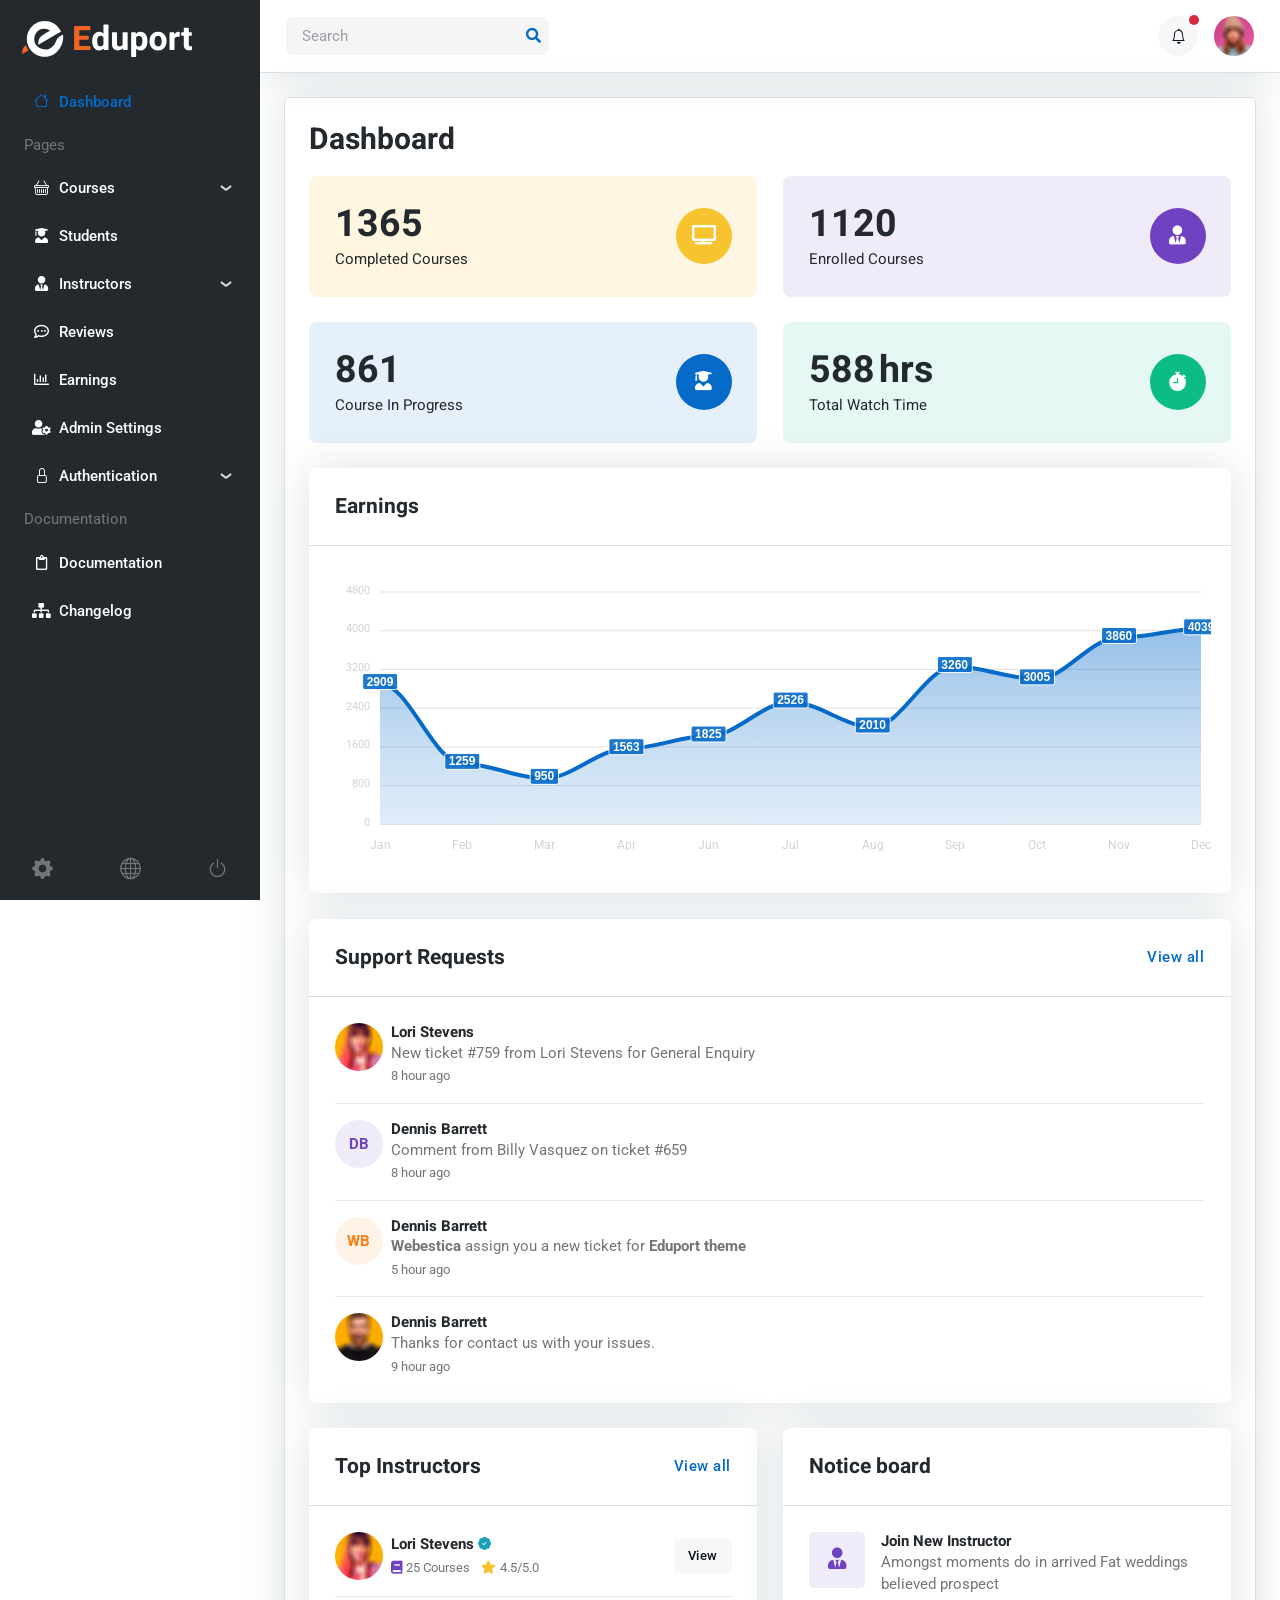
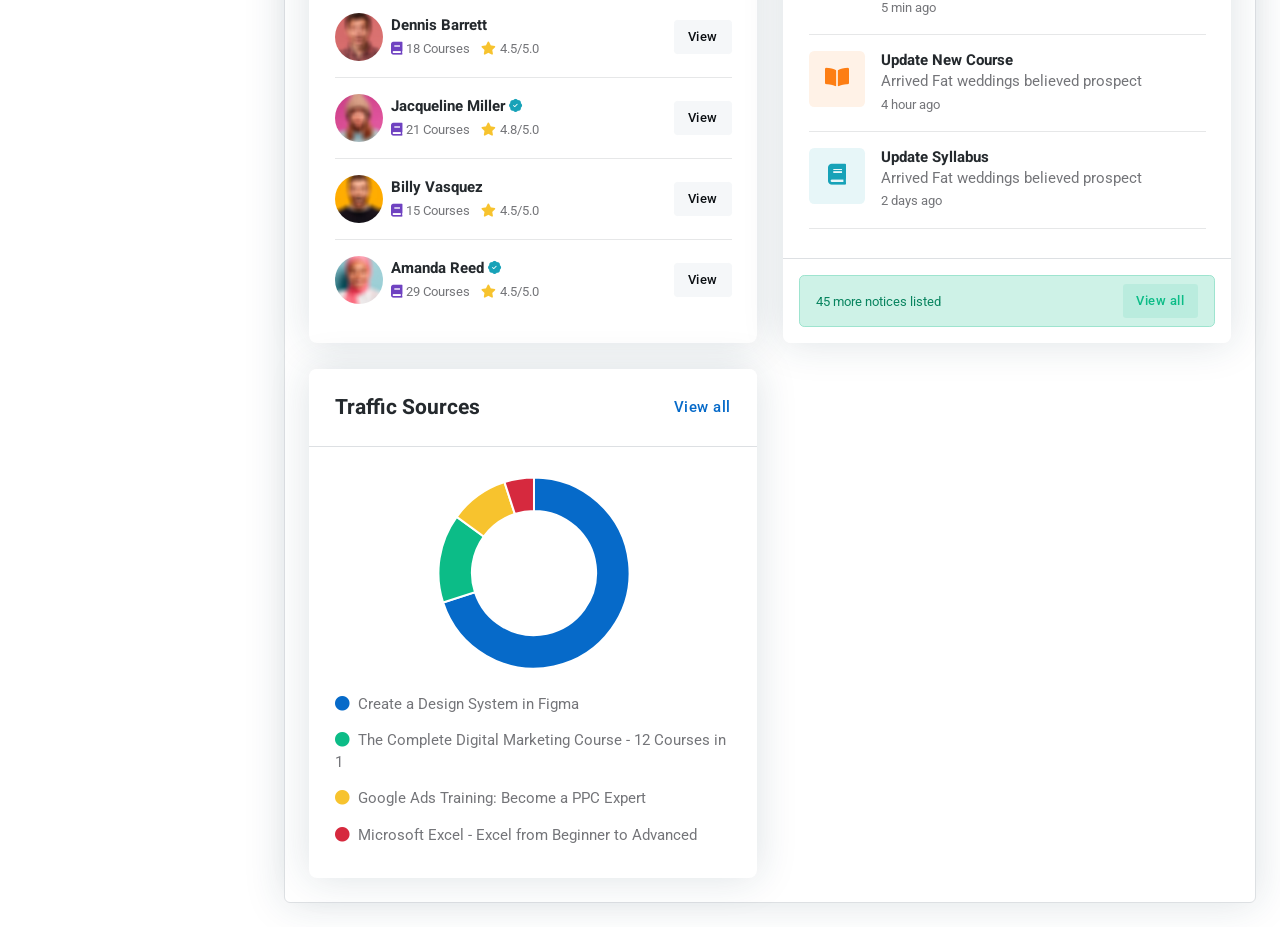
<file: template/admin-dashboard.html>
<!DOCTYPE html>
<html lang="en">
<head>
	<title>Eduport- LMS, Education and Course Theme</title>

	<!-- Meta Tags -->
	<meta charset="utf-8">
	<meta name="viewport" content="width=device-width, initial-scale=1, shrink-to-fit=no">
	<meta name="author" content="Webestica.com">
	<meta name="description" content="Eduport- LMS, Education and Course Theme">

	<!-- Dark mode -->
	<script>
		const storedTheme = localStorage.getItem('theme')
 
		const getPreferredTheme = () => {
			if (storedTheme) {
				return storedTheme
			}
			return window.matchMedia('(prefers-color-scheme: light)').matches ? 'light' : 'light'
		}

		const setTheme = function (theme) {
			if (theme === 'auto' && window.matchMedia('(prefers-color-scheme: dark)').matches) {
				document.documentElement.setAttribute('data-bs-theme', 'dark')
			} else {
				document.documentElement.setAttribute('data-bs-theme', theme)
			}
		}

		setTheme(getPreferredTheme())

		window.addEventListener('DOMContentLoaded', () => {
		    var el = document.querySelector('.theme-icon-active');
			if(el != 'undefined' && el != null) {
				const showActiveTheme = theme => {
				const activeThemeIcon = document.querySelector('.theme-icon-active use')
				const btnToActive = document.querySelector(`[data-bs-theme-value="${theme}"]`)
				const svgOfActiveBtn = btnToActive.querySelector('.mode-switch use').getAttribute('href')

				document.querySelectorAll('[data-bs-theme-value]').forEach(element => {
					element.classList.remove('active')
				})

				btnToActive.classList.add('active')
				activeThemeIcon.setAttribute('href', svgOfActiveBtn)
			}

			window.matchMedia('(prefers-color-scheme: dark)').addEventListener('change', () => {
				if (storedTheme !== 'light' || storedTheme !== 'dark') {
					setTheme(getPreferredTheme())
				}
			})

			showActiveTheme(getPreferredTheme())

			document.querySelectorAll('[data-bs-theme-value]')
				.forEach(toggle => {
					toggle.addEventListener('click', () => {
						const theme = toggle.getAttribute('data-bs-theme-value')
						localStorage.setItem('theme', theme)
						setTheme(theme)
						showActiveTheme(theme)
					})
				})

			}
		})
		
	</script>

	<!-- Favicon -->
	<link rel="shortcut icon" href="assets/images/favicon.ico">

	<!-- Google Font -->
	<link rel="preconnect" href="https://fonts.googleapis.com">
	<link rel="preconnect" href="https://fonts.gstatic.com" crossorigin>
	<link rel="stylesheet" href="https://fonts.googleapis.com/css2?family=Heebo:wght@400;500;700&family=Roboto:wght@400;500;700&display=swap">

	<!-- Plugins CSS -->
	<link rel="stylesheet" type="text/css" href="assets/vendor/font-awesome/css/all.min.css">
	<link rel="stylesheet" type="text/css" href="assets/vendor/bootstrap-icons/bootstrap-icons.css">
	<link rel="stylesheet" type="text/css" href="assets/vendor/apexcharts/css/apexcharts.css">
	<link rel="stylesheet" type="text/css" href="assets/vendor/overlay-scrollbar/css/overlayscrollbars.min.css">

	<!-- Theme CSS -->
	<link rel="stylesheet" type="text/css" href="assets/css/style.css">

</head>

<body>


<!-- **************** MAIN CONTENT START **************** -->
<main>
	
<!-- Sidebar START -->
<nav class="navbar sidebar navbar-expand-xl navbar-dark bg-dark">

	<!-- Navbar brand for xl START -->
	<div class="d-flex align-items-center">
		<a class="navbar-brand" href="index.html">
			<img class="navbar-brand-item" src="assets/images/logo-light.svg" alt="">
		</a>
	</div>
	<!-- Navbar brand for xl END -->
	
	<div class="offcanvas offcanvas-start flex-row custom-scrollbar h-100" data-bs-backdrop="true" tabindex="-1" id="offcanvasSidebar">
		<div class="offcanvas-body sidebar-content d-flex flex-column bg-dark">

			<!-- Sidebar menu START -->
			<ul class="navbar-nav flex-column" id="navbar-sidebar">
				
				<!-- Menu item 1 -->
				<li class="nav-item"><a href="admin-dashboard.html" class="nav-link active"><i class="bi bi-house fa-fw me-2"></i>Dashboard</a></li>
				
				<!-- Title -->
				<li class="nav-item ms-2 my-2">Pages</li>

				<!-- menu item 2 -->
				<li class="nav-item">
					<a class="nav-link" data-bs-toggle="collapse" href="#collapsepage" role="button" aria-expanded="false" aria-controls="collapsepage">
						<i class="bi bi-basket fa-fw me-2"></i>Courses
					</a>
					<!-- Submenu -->
					<ul class="nav collapse flex-column" id="collapsepage" data-bs-parent="#navbar-sidebar">
						<li class="nav-item"> <a class="nav-link" href="admin-course-list.html">All Courses</a></li>
						<li class="nav-item"> <a class="nav-link" href="admin-course-category.html">Course Category</a></li>
						<li class="nav-item"> <a class="nav-link" href="admin-course-detail.html">Course Detail</a></li>
					</ul>
				</li>

				<!-- Menu item 3 -->
				<li class="nav-item"> <a class="nav-link" href="admin-student-list.html"><i class="fas fa-user-graduate fa-fw me-2"></i>Students</a></li>

				<!-- Menu item 4 -->
				<li class="nav-item">
					<a class="nav-link" data-bs-toggle="collapse" href="#collapseinstructors" role="button" aria-expanded="false" aria-controls="collapseinstructors">
						<i class="fas fa-user-tie fa-fw me-2"></i>Instructors
					</a>
					<!-- Submenu -->
					<ul class="nav collapse flex-column" id="collapseinstructors" data-bs-parent="#navbar-sidebar">
						<li class="nav-item"> <a class="nav-link" href="admin-instructor-list.html">Instructors</a></li>
						<li class="nav-item"> <a class="nav-link" href="admin-instructor-detail.html">Instructor Detail</a></li>
						<li class="nav-item"> 
							<a class="nav-link" href="admin-instructor-request.html">Instructor requests
								<span class="badge text-bg-success rounded-circle ms-2">2</span>
							</a>
						</li>
					</ul>
				</li>
				
				<!-- Menu item 5 -->
				<li class="nav-item"> <a class="nav-link" href="admin-review.html"><i class="far fa-comment-dots fa-fw me-2"></i>Reviews</a></li>

				<!-- Menu item 6 -->
				<li class="nav-item"> <a class="nav-link" href="admin-earning.html"><i class="far fa-chart-bar fa-fw me-2"></i>Earnings</a></li>

				<!-- Menu item 7 -->
				<li class="nav-item"> <a class="nav-link" href="admin-setting.html"><i class="fas fa-user-cog fa-fw me-2"></i>Admin Settings</a></li>

				<!-- Menu item 8 -->
				<li class="nav-item">
					<a class="nav-link" data-bs-toggle="collapse" href="#collapseauthentication" role="button" aria-expanded="false" aria-controls="collapseauthentication">
						<i class="bi bi-lock fa-fw me-2"></i>Authentication
					</a>
					<!-- Submenu -->
					<ul class="nav collapse flex-column" id="collapseauthentication" data-bs-parent="#navbar-sidebar">
						<li class="nav-item"> <a class="nav-link" href="sign-up.html">Sign Up</a></li>
						<li class="nav-item"> <a class="nav-link" href="sign-in.html">Sign In</a></li>
						<li class="nav-item"> <a class="nav-link" href="forgot-password.html">Forgot Password</a></li>
						<li class="nav-item"> <a class="nav-link" href="admin-error-404.html">Error 404</a></li>
					</ul>
				</li>

				<!-- Title -->
				<li class="nav-item ms-2 my-2">Documentation</li>

				<!-- Menu item 9 -->
				<li class="nav-item"> <a class="nav-link" href="docs/index.html"><i class="far fa-clipboard fa-fw me-2"></i>Documentation</a></li>

				<!-- Menu item 10 -->
				<li class="nav-item"> <a class="nav-link" href="docs/changelog.html"><i class="fas fa-sitemap fa-fw me-2"></i>Changelog</a></li>
			</ul>
			<!-- Sidebar menu end -->

			<!-- Sidebar footer START -->
			<div class="px-3 mt-auto pt-3">
				<div class="d-flex align-items-center justify-content-between text-primary-hover">
						<a class="h5 mb-0 text-body" href="admin-setting.html" data-bs-toggle="tooltip" data-bs-placement="top" title="Settings">
							<i class="bi bi-gear-fill"></i>
						</a>
						<a class="h5 mb-0 text-body" href="index.html" data-bs-toggle="tooltip" data-bs-placement="top" title="Home">
							<i class="bi bi-globe"></i>
						</a>
						<a class="h5 mb-0 text-body" href="sign-in.html" data-bs-toggle="tooltip" data-bs-placement="top" title="Sign out">
							<i class="bi bi-power"></i>
						</a>
				</div>
			</div>
			<!-- Sidebar footer END -->
			
		</div>
	</div>
</nav>
<!-- Sidebar END -->

<!-- Page content START -->
<div class="page-content">

	<!-- Top bar START -->
	<nav class="navbar top-bar navbar-light border-bottom py-0 py-xl-3">
		<div class="container-fluid p-0">
			<div class="d-flex align-items-center w-100">

				<!-- Logo START -->
				<div class="d-flex align-items-center d-xl-none">
					<a class="navbar-brand" href="index.html">
						<img class="light-mode-item navbar-brand-item h-30px" src="assets/images/logo-mobile.svg" alt="">
						<img class="dark-mode-item navbar-brand-item h-30px" src="assets/images/logo-mobile-light.svg" alt="">
					</a>
				</div>
				<!-- Logo END -->

				<!-- Toggler for sidebar START -->
				<div class="navbar-expand-xl sidebar-offcanvas-menu">
					<button class="navbar-toggler me-auto" type="button" data-bs-toggle="offcanvas" data-bs-target="#offcanvasSidebar" aria-controls="offcanvasSidebar" aria-expanded="false" aria-label="Toggle navigation" data-bs-auto-close="outside">
						<i class="bi bi-text-right fa-fw h2 lh-0 mb-0 rtl-flip" data-bs-target="#offcanvasMenu"> </i>
					</button>
				</div>
				<!-- Toggler for sidebar END -->
				
				<!-- Top bar left -->
				<div class="navbar-expand-lg ms-auto ms-xl-0">
					
					<!-- Toggler for menubar START -->
					<button class="navbar-toggler ms-auto" type="button" data-bs-toggle="collapse" data-bs-target="#navbarTopContent" aria-controls="navbarTopContent" aria-expanded="false" aria-label="Toggle navigation">
						<span class="navbar-toggler-animation">
							<span></span>
							<span></span>
							<span></span>
						</span>
					</button>
					<!-- Toggler for menubar END -->

					<!-- Topbar menu START -->
					<div class="collapse navbar-collapse w-100" id="navbarTopContent">
						<!-- Top search START -->
						<div class="nav my-3 my-xl-0 flex-nowrap align-items-center">
							<div class="nav-item w-100">
								<form class="position-relative">
									<input class="form-control pe-5 bg-secondary bg-opacity-10 border-0" type="search" placeholder="Search" aria-label="Search">
									<button class="bg-transparent px-2 py-0 border-0 position-absolute top-50 end-0 translate-middle-y" type="submit"><i class="fas fa-search fs-6 text-primary"></i></button>
								</form>
							</div>
						</div>
						<!-- Top search END -->
					</div>
					<!-- Topbar menu END -->
				</div>
				<!-- Top bar left END -->
				
				<!-- Top bar right START -->
				<div class="ms-xl-auto">
					<ul class="navbar-nav flex-row align-items-center">

						<!-- Notification dropdown START -->
						<li class="nav-item ms-2 ms-md-3 dropdown">
							<!-- Notification button -->
							<a class="btn btn-light btn-round mb-0" href="#" role="button" data-bs-toggle="dropdown" aria-expanded="false" data-bs-auto-close="outside">
								<i class="bi bi-bell fa-fw"></i>
							</a>
							<!-- Notification dote -->
							<span class="notif-badge animation-blink"></span>

							<!-- Notification dropdown menu START -->
							<div class="dropdown-menu dropdown-animation dropdown-menu-end dropdown-menu-size-md p-0 shadow-lg border-0">
								<div class="card bg-transparent">
									<div class="card-header bg-transparent border-bottom py-4 d-flex justify-content-between align-items-center">
										<h6 class="m-0">Notifications <span class="badge bg-danger bg-opacity-10 text-danger ms-2">2 new</span></h6>
										<a class="small" href="#">Clear all</a>
									</div>
									<div class="card-body p-0">
										<ul class="list-group list-unstyled list-group-flush">
											<!-- Notif item -->
											<li>
												<a href="#" class="list-group-item-action border-0 border-bottom d-flex p-3">
													<div class="me-3">
														<div class="avatar avatar-md">
															<img class="avatar-img rounded-circle" src="assets/images/avatar/08.jpg" alt="avatar">
														</div>
													</div>
													<div>
														<p class="text-body small m-0">Congratulate <b>Joan Wallace</b> for graduating from <b>Microverse university</b></p>
														<u class="small">Say congrats</u>
													</div>
												</a>
											</li>

											<!-- Notif item -->
											<li>
												<a href="#" class="list-group-item-action border-0 border-bottom d-flex p-3">
													<div class="me-3">
														<div class="avatar avatar-md">
															<img class="avatar-img rounded-circle" src="assets/images/avatar/02.jpg" alt="avatar">
														</div>
													</div>
													<div>
														<h6 class="mb-1">Larry Lawson Added a new course</h6>
														<p class="small text-body m-0">What's new! Find out about new features</p>
														<u class="small">View detail</u>
													</div>
												</a>
											</li>

											<!-- Notif item -->
											<li>
												<a href="#" class="list-group-item-action border-0 border-bottom d-flex p-3">
													<div class="me-3">
														<div class="avatar avatar-md">
															<img class="avatar-img rounded-circle" src="assets/images/avatar/05.jpg" alt="avatar">
														</div>
													</div>
													<div>
														<h6 class="mb-1">New request to apply for Instructor</h6>
														<u class="small">View detail</u>
													</div>
												</a>
											</li>

											<!-- Notif item -->
											<li>
												<a href="#" class="list-group-item-action border-0 border-bottom d-flex p-3">
													<div class="me-3">
														<div class="avatar avatar-md">
															<img class="avatar-img rounded-circle" src="assets/images/avatar/03.jpg" alt="avatar">
														</div>
													</div>
													<div>
														<h6 class="mb-1">Update v2.3 completed successfully</h6>
														<p class="small text-body m-0">What's new! Find out about new features</p>
														<small class="text-body">5 min ago</small>
													</div>
												</a>
											</li>
										</ul>
									</div>
									<!-- Button -->
									<div class="card-footer bg-transparent border-0 py-3 text-center position-relative">
										<a href="#" class="stretched-link">See all incoming activity</a>
									</div>
								</div>
							</div>
							<!-- Notification dropdown menu END -->
						</li>
						<!-- Notification dropdown END -->

						<!-- Profile dropdown START -->
						<li class="nav-item ms-2 ms-md-3 dropdown">
							<!-- Avatar -->
							<a class="avatar avatar-sm p-0" href="#" id="profileDropdown" role="button" data-bs-auto-close="outside" data-bs-display="static" data-bs-toggle="dropdown" aria-expanded="false">
								<img class="avatar-img rounded-circle" src="assets/images/avatar/01.jpg" alt="avatar">
							</a>

							<!-- Profile dropdown START -->
							<ul class="dropdown-menu dropdown-animation dropdown-menu-end shadow pt-3" aria-labelledby="profileDropdown">
								<!-- Profile info -->
								<li class="px-3">
									<div class="d-flex align-items-center">
										<!-- Avatar -->
										<div class="avatar me-3 mb-3">
											<img class="avatar-img rounded-circle shadow" src="assets/images/avatar/01.jpg" alt="avatar">
										</div>
										<div>
											<a class="h6 mt-2 mt-sm-0" href="#">Lori Ferguson</a>
											<p class="small m-0">example@gmail.com</p>
										</div>
									</div>
								</li>
                <li> <hr class="dropdown-divider"></li>
								<!-- Links -->
								<li><a class="dropdown-item" href="#"><i class="bi bi-person fa-fw me-2"></i>Edit Profile</a></li>
								<li><a class="dropdown-item" href="#"><i class="bi bi-gear fa-fw me-2"></i>Account Settings</a></li>
								<li><a class="dropdown-item" href="#"><i class="bi bi-info-circle fa-fw me-2"></i>Help</a></li>
								<li><a class="dropdown-item bg-danger-soft-hover" href="#"><i class="bi bi-power fa-fw me-2"></i>Sign Out</a></li>
								<li> <hr class="dropdown-divider"></li>

								<!-- Dark mode options START -->
								<li>
									<div class="bg-light dark-mode-switch theme-icon-active d-flex align-items-center p-1 rounded mt-2">
										<!-- <span>Mode:</span> -->
										<button type="button" class="btn btn-sm mb-0" data-bs-theme-value="light">
											<svg xmlns="http://www.w3.org/2000/svg" width="16" height="16" fill="currentColor" class="bi bi-sun fa-fw mode-switch" viewBox="0 0 16 16">
												<path d="M8 11a3 3 0 1 1 0-6 3 3 0 0 1 0 6zm0 1a4 4 0 1 0 0-8 4 4 0 0 0 0 8zM8 0a.5.5 0 0 1 .5.5v2a.5.5 0 0 1-1 0v-2A.5.5 0 0 1 8 0zm0 13a.5.5 0 0 1 .5.5v2a.5.5 0 0 1-1 0v-2A.5.5 0 0 1 8 13zm8-5a.5.5 0 0 1-.5.5h-2a.5.5 0 0 1 0-1h2a.5.5 0 0 1 .5.5zM3 8a.5.5 0 0 1-.5.5h-2a.5.5 0 0 1 0-1h2A.5.5 0 0 1 3 8zm10.657-5.657a.5.5 0 0 1 0 .707l-1.414 1.415a.5.5 0 1 1-.707-.708l1.414-1.414a.5.5 0 0 1 .707 0zm-9.193 9.193a.5.5 0 0 1 0 .707L3.05 13.657a.5.5 0 0 1-.707-.707l1.414-1.414a.5.5 0 0 1 .707 0zm9.193 2.121a.5.5 0 0 1-.707 0l-1.414-1.414a.5.5 0 0 1 .707-.707l1.414 1.414a.5.5 0 0 1 0 .707zM4.464 4.465a.5.5 0 0 1-.707 0L2.343 3.05a.5.5 0 1 1 .707-.707l1.414 1.414a.5.5 0 0 1 0 .708z"/>
												<use href="#"></use>
											</svg> Light
										</button>
										<button type="button" class="btn btn-sm mb-0" data-bs-theme-value="dark">
											<svg xmlns="http://www.w3.org/2000/svg" width="16" height="16" fill="currentColor" class="bi bi-moon-stars fa-fw mode-switch" viewBox="0 0 16 16">
												<path d="M6 .278a.768.768 0 0 1 .08.858 7.208 7.208 0 0 0-.878 3.46c0 4.021 3.278 7.277 7.318 7.277.527 0 1.04-.055 1.533-.16a.787.787 0 0 1 .81.316.733.733 0 0 1-.031.893A8.349 8.349 0 0 1 8.344 16C3.734 16 0 12.286 0 7.71 0 4.266 2.114 1.312 5.124.06A.752.752 0 0 1 6 .278zM4.858 1.311A7.269 7.269 0 0 0 1.025 7.71c0 4.02 3.279 7.276 7.319 7.276a7.316 7.316 0 0 0 5.205-2.162c-.337.042-.68.063-1.029.063-4.61 0-8.343-3.714-8.343-8.29 0-1.167.242-2.278.681-3.286z"/>
												<path d="M10.794 3.148a.217.217 0 0 1 .412 0l.387 1.162c.173.518.579.924 1.097 1.097l1.162.387a.217.217 0 0 1 0 .412l-1.162.387a1.734 1.734 0 0 0-1.097 1.097l-.387 1.162a.217.217 0 0 1-.412 0l-.387-1.162A1.734 1.734 0 0 0 9.31 6.593l-1.162-.387a.217.217 0 0 1 0-.412l1.162-.387a1.734 1.734 0 0 0 1.097-1.097l.387-1.162zM13.863.099a.145.145 0 0 1 .274 0l.258.774c.115.346.386.617.732.732l.774.258a.145.145 0 0 1 0 .274l-.774.258a1.156 1.156 0 0 0-.732.732l-.258.774a.145.145 0 0 1-.274 0l-.258-.774a1.156 1.156 0 0 0-.732-.732l-.774-.258a.145.145 0 0 1 0-.274l.774-.258c.346-.115.617-.386.732-.732L13.863.1z"/>
												<use href="#"></use>
											</svg> Dark
										</button>
										<button type="button" class="btn btn-sm mb-0 active" data-bs-theme-value="auto">
											<svg xmlns="http://www.w3.org/2000/svg" width="16" height="16" fill="currentColor" class="bi bi-circle-half fa-fw mode-switch" viewBox="0 0 16 16">
												<path d="M8 15A7 7 0 1 0 8 1v14zm0 1A8 8 0 1 1 8 0a8 8 0 0 1 0 16z"/>
												<use href="#"></use>
											</svg> Auto
										</button>
									</div>
								</li> 
								<!-- Dark mode options END-->
							</ul>
							<!-- Profile dropdown END -->
						</li>
						<!-- Profile dropdown END -->
					</ul>
				</div>
				<!-- Top bar right END -->
			</div>
		</div>
	</nav>
	<!-- Top bar END -->

	<!-- Page main content START -->
	<div class="page-content-wrapper border">

		<!-- Title -->
		<div class="row">
			<div class="col-12 mb-3">
				<h1 class="h3 mb-2 mb-sm-0">Dashboard</h1>
			</div>
		</div>

		<!-- Counter boxes START -->
		<div class="row g-4 mb-4">
			<!-- Counter item -->
			<div class="col-md-6 col-xxl-3">
				<div class="card card-body bg-warning bg-opacity-15 p-4 h-100">
					<div class="d-flex justify-content-between align-items-center">
						<!-- Digit -->
						<div>
							<h2 class="purecounter mb-0 fw-bold" data-purecounter-start="0" data-purecounter-end="1958" data-purecounter-delay="200">0</h2>
							<span class="mb-0 h6 fw-light">Completed Courses</span>
						</div>
						<!-- Icon -->
						<div class="icon-lg rounded-circle bg-warning text-white mb-0"><i class="fas fa-tv fa-fw"></i></div>
					</div>
				</div>
			</div>

			<!-- Counter item -->
			<div class="col-md-6 col-xxl-3">
				<div class="card card-body bg-purple bg-opacity-10 p-4 h-100">
					<div class="d-flex justify-content-between align-items-center">
						<!-- Digit -->
						<div>
							<h2 class="purecounter mb-0 fw-bold" data-purecounter-start="0" data-purecounter-end="1600"	data-purecounter-delay="200">0</h2>
							<span class="mb-0 h6 fw-light">Enrolled Courses</span>
						</div>
						<!-- Icon -->
						<div class="icon-lg rounded-circle bg-purple text-white mb-0"><i class="fas fa-user-tie fa-fw"></i></div>
					</div>
				</div>
			</div>

			<!-- Counter item -->
			<div class="col-md-6 col-xxl-3">
				<div class="card card-body bg-primary bg-opacity-10 p-4 h-100">
					<div class="d-flex justify-content-between align-items-center">
						<!-- Digit -->
						<div>
							<h2 class="purecounter mb-0 fw-bold" data-purecounter-start="0" data-purecounter-end="1235"	data-purecounter-delay="200">0</h2>
							<span class="mb-0 h6 fw-light">Course In Progress</span>
						</div>
						<!-- Icon -->
						<div class="icon-lg rounded-circle bg-primary text-white mb-0"><i class="fas fa-user-graduate fa-fw"></i></div>
					</div>
				</div>
			</div>

			<!-- Counter item -->
			<div class="col-md-6 col-xxl-3">
				<div class="card card-body bg-success bg-opacity-10 p-4 h-100">
					<div class="d-flex justify-content-between align-items-center">
						<!-- Digit -->
						<div>
							<div class="d-flex">
								<h2 class="purecounter mb-0 fw-bold" data-purecounter-start="0" data-purecounter-end="845"	data-purecounter-delay="200">0</h2>
								<span class="mb-0 h2 ms-1">hrs</span>
							</div>
							<span class="mb-0 h6 fw-light">Total Watch Time</span>
						</div>
						<!-- Icon -->
						<div class="icon-lg rounded-circle bg-success text-white mb-0"><i class="bi bi-stopwatch-fill fa-fw"></i></div>
					</div>
				</div>
			</div>
		</div>
		<!-- Counter boxes END -->

		<!-- Chart and Ticket START -->
		<div class="row g-4 mb-4">

			<!-- Chart START -->
			<div class="col-xxl-8">
				<div class="card shadow h-100">

					<!-- Card header -->
					<div class="card-header p-4 border-bottom">
						<h5 class="card-header-title">Earnings</h5>
					</div>

					<!-- Card body -->
					<div class="card-body">
						<!-- Apex chart -->
						<div id="ChartPayout"></div>
					</div>
				</div>
			</div>
			<!-- Chart END -->

			<!-- Ticket START -->
			<div class="col-xxl-4">
				<div class="card shadow h-100">
					<!-- Card header -->
					<div class="card-header border-bottom d-flex justify-content-between align-items-center p-4">
						<h5 class="card-header-title">Support Requests</h5>
						<a href="#" class="btn btn-link p-0 mb-0">View all</a>
					</div>

					<!-- Card body START -->
					<div class="card-body p-4">

						<!-- Ticket item START -->
						<div class="d-flex justify-content-between position-relative">
							<div class="d-sm-flex">
								<!-- Avatar -->
								<div class="avatar avatar-md flex-shrink-0">
									<img class="avatar-img rounded-circle" src="assets/images/avatar/09.jpg" alt="avatar">
								</div>
								<!-- Info -->
								<div class="ms-0 ms-sm-2 mt-2 mt-sm-0">
									<h6 class="mb-0"><a href="#" class="stretched-link">Lori Stevens</a></h6>
									<p class="mb-0">New ticket #759 from Lori Stevens for General Enquiry</p>
									<span class="small">8 hour ago</span>
								</div>
							</div>
						</div>
						<!-- Ticket item END -->

						<hr><!-- Divider -->

						<!-- Ticket item START -->
						<div class="d-flex justify-content-between position-relative">
							<div class="d-sm-flex">
								<!-- Avatar -->
								<div class="avatar avatar-md flex-shrink-0">
									<div class="avatar-img rounded-circle bg-purple bg-opacity-10">
										<span class="text-purple position-absolute top-50 start-50 translate-middle fw-bold">DB</span>
									</div>
								</div>
								<!-- Info -->
								<div class="ms-0 ms-sm-2 mt-2 mt-sm-0">
									<h6 class="mb-0"><a href="#" class="stretched-link">Dennis Barrett</a></h6>
									<p class="mb-0">Comment from Billy Vasquez on ticket #659</p>
									<span class="small">8 hour ago</span>
								</div>
							</div>
						</div>
						<!-- Ticket item END -->

						<hr><!-- Divider -->

						<!-- Ticket item START -->
						<div class="d-flex justify-content-between position-relative">
							<div class="d-sm-flex">
								<!-- Avatar -->
								<div class="avatar avatar-md flex-shrink-0">
									<div class="avatar-img rounded-circle bg-orange bg-opacity-10">
										<span class="text-orange position-absolute top-50 start-50 translate-middle fw-bold">WB</span>
									</div>
								</div>
								<!-- Info -->
								<div class="ms-0 ms-sm-2 mt-2 mt-sm-0">
									<h6 class="mb-0"><a href="#" class="stretched-link">Dennis Barrett</a></h6>
									<p class="mb-0"><b>Webestica</b> assign you a new ticket for <b>Eduport theme</b></p>
									<span class="small">5 hour ago</span>
								</div>
							</div>
						</div>
						<!-- Ticket item END -->

						<hr><!-- Divider -->

						<!-- Ticket item START -->
						<div class="d-flex justify-content-between position-relative">
							<div class="d-sm-flex">
								<!-- Avatar -->
								<div class="avatar avatar-md flex-shrink-0">
									<img class="avatar-img rounded-circle" src="assets/images/avatar/04.jpg" alt="avatar">
								</div>
								<!-- Info -->
								<div class="ms-0 ms-sm-2 mt-2 mt-sm-0">
									<h6 class="mb-0"><a href="#" class="stretched-link">Dennis Barrett</a></h6>
									<p class="mb-0">Thanks for contact us with your issues.</p>
									<span class="small">9 hour ago</span>
								</div>
							</div>
						</div>
						<!-- Ticket item END -->
						
					</div>
					<!-- Card body END -->
				</div>
			</div>
			<!-- Ticket END -->
		</div>
		<!-- Chart and Ticket END -->

		<!-- Top listed Cards START -->
		<div class="row g-4">

			<!-- Top instructors START -->
			<div class="col-lg-6 col-xxl-4">
				<div class="card shadow h-100">

					<!-- Card header -->
					<div class="card-header border-bottom d-flex justify-content-between align-items-center p-4">
						<h5 class="card-header-title">Top Instructors</h5>
						<a href="#" class="btn btn-link p-0 mb-0">View all</a>
					</div>

					<!-- Card body START -->
					<div class="card-body p-4">

						<!-- Instructor item START -->
						<div class="d-sm-flex justify-content-between align-items-center">
							<!-- Avatar and info -->
							<div class="d-sm-flex align-items-center mb-1 mb-sm-0">
								<!-- Avatar -->
								<div class="avatar avatar-md flex-shrink-0">
									<img class="avatar-img rounded-circle" src="assets/images/avatar/09.jpg" alt="avatar">
								</div>
								<!-- Info -->
								<div class="ms-0 ms-sm-2 mt-2 mt-sm-0">
									<h6 class="mb-1">Lori Stevens<i class="bi bi-patch-check-fill text-info small ms-1"></i></h6>
									<ul class="list-inline mb-0 small">
										<li class="list-inline-item fw-light me-2 mb-1 mb-sm-0"><i class="fas fa-book text-purple me-1"></i>25 Courses</li>
										<li class="list-inline-item fw-light me-2 mb-1 mb-sm-0"><i class="fas fa-star text-warning me-1"></i>4.5/5.0</li>
									</ul>
								</div>
							</div>
							<!-- Button -->
							<a href="#" class="btn btn-sm btn-light mb-0">View</a>
						</div>
						<!-- Instructor item END -->

						<hr><!-- Divider -->

						<!-- Instructor item START -->
						<div class="d-sm-flex justify-content-between align-items-center">
							<!-- Avatar and info -->
							<div class="d-sm-flex align-items-center mb-1 mb-sm-0">
								<!-- Avatar -->
								<div class="avatar avatar-md flex-shrink-0">
									<img class="avatar-img rounded-circle" src="assets/images/avatar/03.jpg" alt="avatar">
								</div>
								<!-- Info -->
								<div class="ms-0 ms-sm-2 mt-2 mt-sm-0">
									<h6 class="mb-1">Dennis Barrett</h6>
									<ul class="list-inline mb-0 small">
										<li class="list-inline-item fw-light me-2 mb-1 mb-sm-0"><i class="fas fa-book text-purple me-1"></i>18 Courses</li>
										<li class="list-inline-item fw-light me-2 mb-1 mb-sm-0"><i class="fas fa-star text-warning me-1"></i>4.5/5.0</li>
									</ul>
								</div>
							</div>
							<!-- Button -->
							<a href="#" class="btn btn-sm btn-light mb-0">View</a>
						</div>
						<!-- Instructor item END -->

						<hr><!-- Divider -->

						<!-- Instructor item START -->
						<div class="d-sm-flex justify-content-between align-items-center">
							<!-- Avatar and info -->
							<div class="d-sm-flex align-items-center mb-1 mb-sm-0">
								<!-- Avatar -->
								<div class="avatar avatar-md flex-shrink-0">
									<img class="avatar-img rounded-circle" src="assets/images/avatar/01.jpg" alt="avatar">
								</div>
								<!-- Info -->
								<div class="ms-0 ms-sm-2 mt-2 mt-sm-0">
									<h6 class="mb-1">Jacqueline Miller<i class="bi bi-patch-check-fill text-info small ms-1"></i></h6>
									<ul class="list-inline mb-0 small">
										<li class="list-inline-item fw-light me-2 mb-1 mb-sm-0"><i class="fas fa-book text-purple me-1"></i>21 Courses</li>
										<li class="list-inline-item fw-light me-2 mb-1 mb-sm-0"><i class="fas fa-star text-warning me-1"></i>4.8/5.0</li>
									</ul>
								</div>
							</div>
							<!-- Button -->
							<a href="#" class="btn btn-sm btn-light mb-0">View</a>
						</div>
						<!-- Instructor item END -->

						<hr><!-- Divider -->

						<!-- Instructor item START -->
						<div class="d-sm-flex justify-content-between align-items-center">
							<!-- Avatar and info -->
							<div class="d-sm-flex align-items-center mb-1 mb-sm-0">
								<!-- Avatar -->
								<div class="avatar avatar-md flex-shrink-0">
									<img class="avatar-img rounded-circle" src="assets/images/avatar/04.jpg" alt="avatar">
								</div>
								<!-- Info -->
								<div class="ms-0 ms-sm-2 mt-2 mt-sm-0">
									<h6 class="mb-1">Billy Vasquez</h6>
									<ul class="list-inline mb-0 small">
										<li class="list-inline-item fw-light me-2 mb-1 mb-sm-0"><i class="fas fa-book text-purple me-1"></i>15 Courses</li>
										<li class="list-inline-item fw-light me-2 mb-1 mb-sm-0"><i class="fas fa-star text-warning me-1"></i>4.5/5.0</li>
									</ul>
								</div>
							</div>
							<!-- Button -->
							<a href="#" class="btn btn-sm btn-light mb-0">View</a>
						</div>
						<!-- Instructor item END -->

						<hr><!-- Divider -->

						<!-- Instructor item START -->
						<div class="d-sm-flex justify-content-between align-items-center">
							<!-- Avatar and info -->
							<div class="d-sm-flex align-items-center mb-1 mb-sm-0">
								<!-- Avatar -->
								<div class="avatar avatar-md flex-shrink-0">
									<img class="avatar-img rounded-circle" src="assets/images/avatar/05.jpg" alt="avatar">
								</div>
								<!-- Info -->
								<div class="ms-0 ms-sm-2 mt-2 mt-sm-0">
									<h6 class="mb-1">Amanda Reed<i class="bi bi-patch-check-fill text-info small ms-1"></i></h6>
									<ul class="list-inline mb-0 small">
										<li class="list-inline-item fw-light me-2 mb-1 mb-sm-0"><i class="fas fa-book text-purple me-1"></i>29 Courses</li>
										<li class="list-inline-item fw-light me-2 mb-1 mb-sm-0"><i class="fas fa-star text-warning me-1"></i>4.5/5.0</li>
									</ul>
								</div>
							</div>
							<!-- Button -->
							<a href="#" class="btn btn-sm btn-light mb-0">View</a>
						</div>
						<!-- Instructor item END -->
						
					</div>
					<!-- Card body END -->
				</div>
			</div>
			<!-- Top instructors END -->

			<!-- Notice Board START -->
			<div class="col-lg-6 col-xxl-4">
				<div class="card shadow h-100">
					<!-- Card header -->
					<div class="card-header border-bottom p-4">
						<h5 class="card-header-title">Notice board</h5>
					</div>

					<!-- Card body START -->
					<div class="card-body p-4">
						<div class="custom-scrollbar h-300px">

							<!-- Notice Board item START -->
							<div class="d-flex justify-content-between position-relative">
								<div class="d-sm-flex">
									<div class="icon-lg bg-purple bg-opacity-10 text-purple rounded-2 flex-shrink-0"><i class="fas fa-user-tie fs-5"></i></div>
									<!-- Info -->
									<div class="ms-0 ms-sm-3 mt-2 mt-sm-0">
										<h6 class="mb-0"><a href="#" class="stretched-link">Join New Instructor</a></h6>
										<p class="mb-0">Amongst moments do in arrived Fat weddings believed prospect</p>
										<span class="small">5 min ago</span>
									</div>
								</div>
							</div>
							<!-- Notice Board item END -->

							<hr><!-- Divider -->

							<!-- Notice Board item START -->
							<div class="d-flex justify-content-between position-relative">
								<div class="d-sm-flex">
									<div class="icon-lg bg-orange bg-opacity-10 text-orange rounded-2 flex-shrink-0"><i class="fas fa-book-open fs-5"></i></div>
									<!-- Info -->
									<div class="ms-0 ms-sm-3 mt-2 mt-sm-0">
										<h6 class="mb-0"><a href="#" class="stretched-link">Update New Course</a></h6>
										<p class="mb-0">Arrived Fat weddings believed prospect</p>
										<span class="small">4 hour ago</span>
									</div>
								</div>
							</div>
							<!-- Notice Board item END -->

							<hr><!-- Divider -->

							<!-- Notice Board item START -->
							<div class="d-flex justify-content-between position-relative">
								<div class="d-sm-flex">
									<div class="icon-lg bg-info bg-opacity-10 text-info rounded-2 flex-shrink-0"><i class="fas fa-book fs-5"></i></div>
									<!-- Info -->
									<div class="ms-0 ms-sm-3 mt-2 mt-sm-0">
										<h6 class="mb-0"><a href="#" class="stretched-link">Update Syllabus</a></h6>
										<p class="mb-0">Arrived Fat weddings believed prospect</p>
										<span class="small">2 days ago</span>
									</div>
								</div>
							</div>
							<!-- Notice Board item END -->

							<hr><!-- Divider -->

							<!-- Notice Board item START -->
							<div class="d-flex justify-content-between position-relative">
								<div class="d-sm-flex">
									<div class="icon-lg bg-danger bg-opacity-10 text-danger rounded-2 flex-shrink-0"><i class="fas fa-globe fs-5"></i></div>
									<!-- Info -->
									<div class="ms-0 ms-sm-3 mt-2 mt-sm-0">
										<h6 class="mb-0"><a href="#" class="stretched-link">Update New Feature</a></h6>
										<p class="mb-0">Arrived Fat weddings believed prospect</p>
										<span class="small">3 days ago</span>
									</div>
								</div>
							</div>
							<!-- Notice Board item END -->
						</div>
					</div>
					<!-- Card body END -->

					<!-- Card footer START -->
					<div class="card-footer border-top">
						<div class="alert alert-success d-flex align-items-center mb-0 py-2">
							<div>
								<small class="mb-0">45 more notices listed</small>
							</div>
							<div class="ms-auto">
								<a class="btn btn-sm btn-success-soft mb-0" href="#!"> View all </a>
							</div>
						</div>
					</div>
					<!-- Card footer START -->
				</div>
			</div>
			<!-- Notice Board END -->

			<!-- Traffic sources START -->
			<div class="col-lg-6 col-xxl-4">
				<div class="card shadow h-100">

					<!-- Card header -->
					<div class="card-header border-bottom d-flex justify-content-between align-items-center p-4">
						<h5 class="card-header-title">Traffic Sources</h5>
						<a href="#" class="btn btn-link p-0 mb-0">View all</a>
					</div>

					<!-- Card body START -->
					<div class="card-body p-4">
						<!-- Chart -->
						<div class="col-sm-6 mx-auto">
							<div id="ChartTrafficViews"></div>
						</div>

						<!-- Content -->
						<ul class="list-group list-group-borderless mt-3">
							<li class="list-group-item"><i class="text-primary fas fa-circle me-2"></i>Create a Design System in Figma</li>
							<li class="list-group-item"><i class="text-success fas fa-circle me-2"></i>The Complete Digital Marketing Course - 12 Courses in 1</li>
							<li class="list-group-item"><i class="text-warning fas fa-circle me-2"></i>Google Ads Training: Become a PPC Expert</li>
							<li class="list-group-item"><i class="text-danger fas fa-circle me-2"></i>Microsoft Excel - Excel from Beginner to Advanced</li>
						</ul>
					</div>
				</div>
				<!-- Card body END -->
			</div>
			<!-- Traffic sources END -->

		</div>
		<!-- Top listed Cards END -->

	</div>
	<!-- Page main content END -->
</div>
<!-- Page content END -->

</main>
<!-- **************** MAIN CONTENT END **************** -->

<!-- Back to top -->
<div class="back-top"><i class="bi bi-arrow-up-short position-absolute top-50 start-50 translate-middle"></i></div>

<!-- Bootstrap JS -->
<script src="assets/vendor/bootstrap/dist/js/bootstrap.bundle.min.js"></script>

<!-- Vendors -->
<script src="assets/vendor/purecounterjs/dist/purecounter_vanilla.js"></script>
<script src="assets/vendor/apexcharts/js/apexcharts.min.js"></script>
<script src="assets/vendor/overlay-scrollbar/js/overlayscrollbars.min.js"></script>

<!-- Template Functions -->
<script src="assets/js/functions.js"></script>


</body>
</html>
</file>
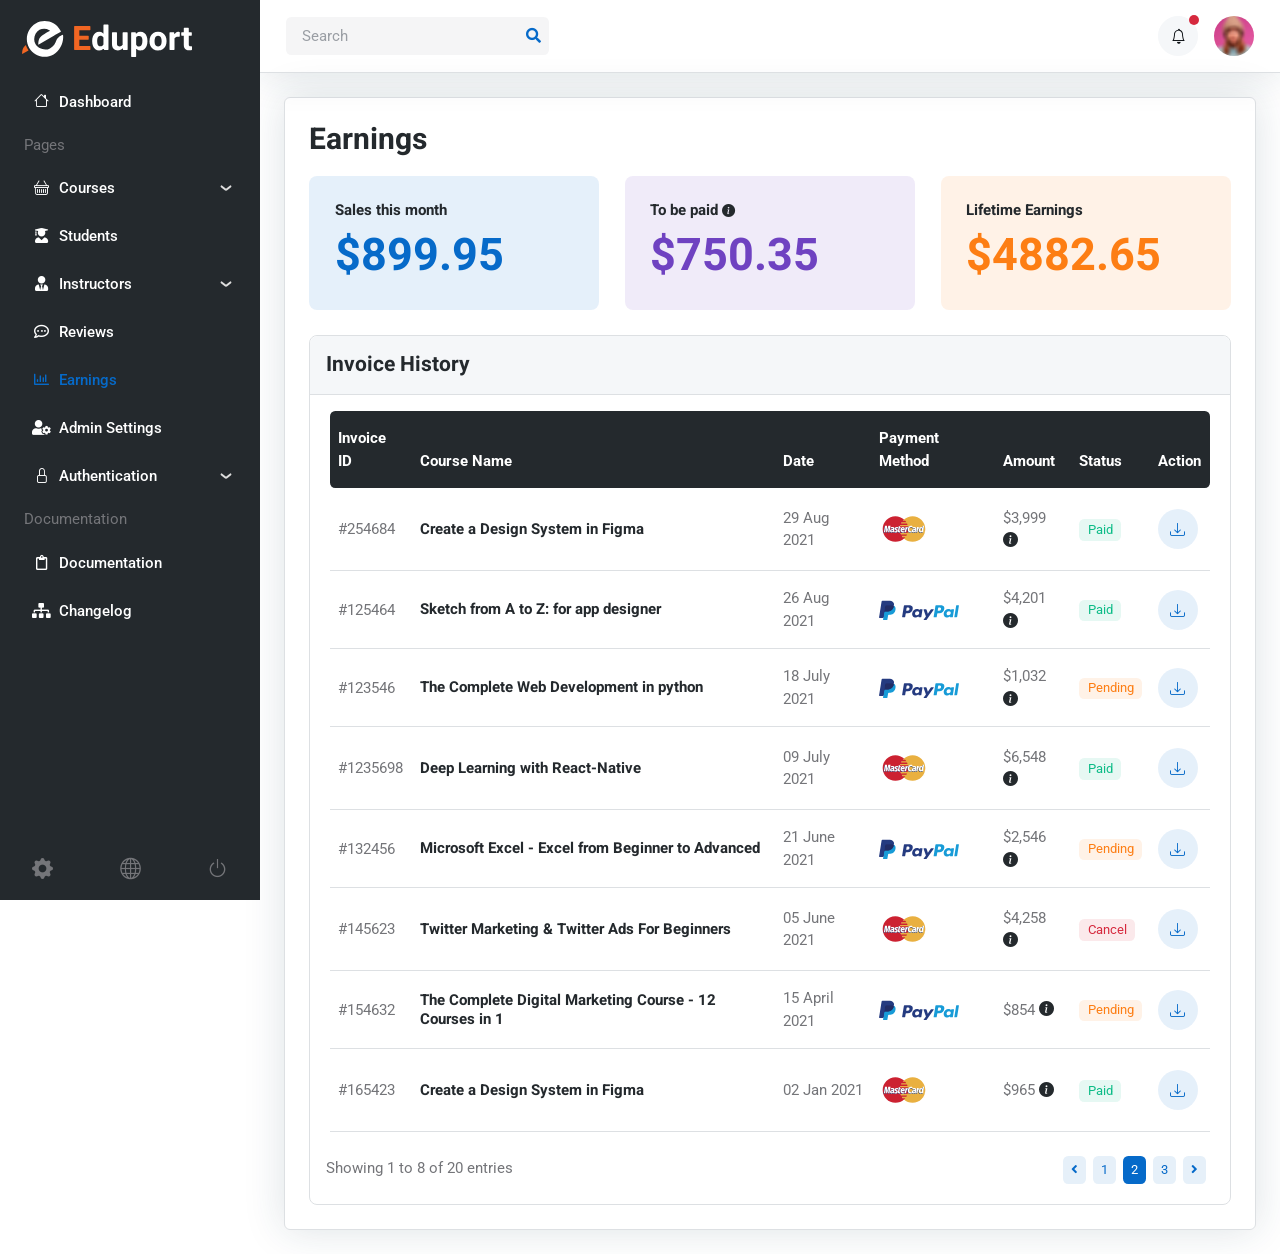
<file: template/admin-earning.html>
<!DOCTYPE html>
	<html lang="en">
	<head>
		<title>Eduport- LMS, Education and Course Theme</title>

		<!-- Meta Tags -->
		<meta charset="utf-8">
		<meta name="viewport" content="width=device-width, initial-scale=1, shrink-to-fit=no">
		<meta name="author" content="Webestica.com">
		<meta name="description" content="Eduport- LMS, Education and Course Theme">

		<!-- Dark mode -->
	<script>
		const storedTheme = localStorage.getItem('theme')
 
		const getPreferredTheme = () => {
			if (storedTheme) {
				return storedTheme
			}
			return window.matchMedia('(prefers-color-scheme: light)').matches ? 'light' : 'light'
		}

		const setTheme = function (theme) {
			if (theme === 'auto' && window.matchMedia('(prefers-color-scheme: dark)').matches) {
				document.documentElement.setAttribute('data-bs-theme', 'dark')
			} else {
				document.documentElement.setAttribute('data-bs-theme', theme)
			}
		}

		setTheme(getPreferredTheme())

		window.addEventListener('DOMContentLoaded', () => {
		    var el = document.querySelector('.theme-icon-active');
			if(el != 'undefined' && el != null) {
				const showActiveTheme = theme => {
				const activeThemeIcon = document.querySelector('.theme-icon-active use')
				const btnToActive = document.querySelector(`[data-bs-theme-value="${theme}"]`)
				const svgOfActiveBtn = btnToActive.querySelector('.mode-switch use').getAttribute('href')

				document.querySelectorAll('[data-bs-theme-value]').forEach(element => {
					element.classList.remove('active')
				})

				btnToActive.classList.add('active')
				activeThemeIcon.setAttribute('href', svgOfActiveBtn)
			}

			window.matchMedia('(prefers-color-scheme: dark)').addEventListener('change', () => {
				if (storedTheme !== 'light' || storedTheme !== 'dark') {
					setTheme(getPreferredTheme())
				}
			})

			showActiveTheme(getPreferredTheme())

			document.querySelectorAll('[data-bs-theme-value]')
				.forEach(toggle => {
					toggle.addEventListener('click', () => {
						const theme = toggle.getAttribute('data-bs-theme-value')
						localStorage.setItem('theme', theme)
						setTheme(theme)
						showActiveTheme(theme)
					})
				})

			}
		})
		
	</script>

		<!-- Favicon -->
		<link rel="shortcut icon" href="assets/images/favicon.ico">

		<!-- Google Font -->
		<link rel="preconnect" href="https://fonts.googleapis.com">
		<link rel="preconnect" href="https://fonts.gstatic.com" crossorigin>
		<link rel="stylesheet" href="https://fonts.googleapis.com/css2?family=Heebo:wght@400;500;700&family=Roboto:wght@400;500;700&display=swap">

		<!-- Plugins CSS -->
		<link rel="stylesheet" type="text/css" href="assets/vendor/font-awesome/css/all.min.css">
		<link rel="stylesheet" type="text/css" href="assets/vendor/bootstrap-icons/bootstrap-icons.css">
		<link rel="stylesheet" type="text/css" href="assets/vendor/apexcharts/css/apexcharts.css">
		<link rel="stylesheet" type="text/css" href="assets/vendor/overlay-scrollbar/css/overlayscrollbars.min.css">

		<!-- Theme CSS -->
		<link rel="stylesheet" type="text/css" href="assets/css/style.css">

	</head>

	<body>


	<!-- **************** MAIN CONTENT START **************** -->
	<main>
		
	<!-- Sidebar START -->
	<nav class="navbar sidebar navbar-expand-xl navbar-dark bg-dark">

		<!-- Navbar brand for xl START -->
		<div class="d-flex align-items-center">
			<a class="navbar-brand" href="index.html">
				<img class="navbar-brand-item" src="assets/images/logo-light.svg" alt="">
			</a>
		</div>
		<!-- Navbar brand for xl END -->
		
		<div class="offcanvas offcanvas-start flex-row custom-scrollbar h-100" data-bs-backdrop="true" tabindex="-1" id="offcanvasSidebar">
			<div class="offcanvas-body sidebar-content d-flex flex-column bg-dark">

				<!-- Sidebar menu START -->
				<ul class="navbar-nav flex-column" id="navbar-sidebar">
				
					<!-- Menu item 1 -->
					<li class="nav-item"><a href="admin-dashboard.html" class="nav-link"><i class="bi bi-house fa-fw me-2"></i>Dashboard</a></li>
					
					<!-- Title -->
					<li class="nav-item ms-2 my-2">Pages</li>
	
					<!-- menu item 2 -->
					<li class="nav-item">
						<a class="nav-link" data-bs-toggle="collapse" href="#collapsepage" role="button" aria-expanded="false" aria-controls="collapsepage">
							<i class="bi bi-basket fa-fw me-2"></i>Courses
						</a>
						<!-- Submenu -->
						<ul class="nav collapse flex-column" id="collapsepage" data-bs-parent="#navbar-sidebar">
							<li class="nav-item"> <a class="nav-link" href="admin-course-list.html">All Courses</a></li>
							<li class="nav-item"> <a class="nav-link" href="admin-course-category.html">Course Category</a></li>
							<li class="nav-item"> <a class="nav-link" href="admin-course-detail.html">Course Detail</a></li>
					</ul>
					</li>
	
					<!-- Menu item 3 -->
					<li class="nav-item"> <a class="nav-link" href="admin-student-list.html"><i class="fas fa-user-graduate fa-fw me-2"></i>Students</a></li>
	
					<!-- Menu item 4 -->
					<li class="nav-item">
						<a class="nav-link" data-bs-toggle="collapse" href="#collapseinstructors" role="button" aria-expanded="false" aria-controls="collapseinstructors">
							<i class="fas fa-user-tie fa-fw me-2"></i>Instructors
						</a>
						<!-- Submenu -->
						<ul class="nav collapse flex-column" id="collapseinstructors" data-bs-parent="#navbar-sidebar">
							<li class="nav-item"> <a class="nav-link" href="admin-instructor-list.html">Instructors</a></li>
							<li class="nav-item"> <a class="nav-link" href="admin-instructor-detail.html">Instructor Detail</a></li>
							<li class="nav-item"> 
								<a class="nav-link" href="admin-instructor-request.html">Instructor requests
									<span class="badge text-bg-success rounded-circle ms-2">2</span>
								</a>
							</li>
						</ul>
					</li>
					
					<!-- Menu item 5 -->
					<li class="nav-item"> <a class="nav-link" href="admin-review.html"><i class="far fa-comment-dots fa-fw me-2"></i>Reviews</a></li>
	
					<!-- Menu item 6 -->
					<li class="nav-item"> <a class="nav-link active" href="admin-earning.html"><i class="far fa-chart-bar fa-fw me-2"></i>Earnings</a></li>
	
					<!-- Menu item 7 -->
					<li class="nav-item"> <a class="nav-link" href="admin-setting.html"><i class="fas fa-user-cog fa-fw me-2"></i>Admin Settings</a></li>
	
					<!-- Menu item 8 -->
					<li class="nav-item">
						<a class="nav-link" data-bs-toggle="collapse" href="#collapseauthentication" role="button" aria-expanded="false" aria-controls="collapseauthentication">
							<i class="bi bi-lock fa-fw me-2"></i>Authentication
						</a>
						<!-- Submenu -->
						<ul class="nav collapse flex-column" id="collapseauthentication" data-bs-parent="#navbar-sidebar">
							<li class="nav-item"> <a class="nav-link" href="sign-up.html">Sign Up</a></li>
							<li class="nav-item"> <a class="nav-link" href="sign-in.html">Sign In</a></li>
							<li class="nav-item"> <a class="nav-link" href="forgot-password.html">Forgot Password</a></li>
							<li class="nav-item"> <a class="nav-link" href="admin-error-404.html">Error 404</a></li>
						</ul>
					</li>
	
					<!-- Title -->
					<li class="nav-item ms-2 my-2">Documentation</li>
	
					<!-- Menu item 9 -->
					<li class="nav-item"> <a class="nav-link" href="docs/index.html"><i class="far fa-clipboard fa-fw me-2"></i>Documentation</a></li>
	
					<!-- Menu item 10 -->
					<li class="nav-item"> <a class="nav-link" href="docs/changelog.html"><i class="fas fa-sitemap fa-fw me-2"></i>Changelog</a></li>
				</ul>

				<!-- Sidebar footer START -->
				<div class="px-3 mt-auto">
					<div class="d-flex align-items-center justify-content-between">
						<a class="h5 mb-0 text-primary-hover" href="admin-setting.html" data-bs-toggle="tooltip" data-bs-placement="top" title="Setting">
							<i class="bi bi-gear-fill"></i>
						</a>
						<a class="h5 mb-0 text-primary-hover" href="index.html" data-bs-toggle="tooltip" data-bs-placement="top" title="Home">
							<i class="bi bi-globe"></i>
						</a>
						<a class="h5 mb-0 text-primary-hover" href="sign-in.html" data-bs-toggle="tooltip" data-bs-placement="top" title="Sign up">
							<i class="bi bi-power"></i>
						</a>
					</div>
				</div>
				<!-- Sidebar footer END -->
				
			</div>
		</div>
	</nav>
	<!-- Sidebar END -->

	<!-- Page content START -->
	<div class="page-content">

		<!-- Top bar START -->
		<nav class="navbar top-bar navbar-light border-bottom py-0 py-xl-3">
			<div class="container-fluid p-0">
				<div class="d-flex align-items-center w-100">

					<!-- Logo START -->
					<div class="d-flex align-items-center d-xl-none">
						<a class="navbar-brand" href="index.html">
							<img class="light-mode-item navbar-brand-item h-30px" src="assets/images/logo-mobile.svg" alt="">
							<img class="dark-mode-item navbar-brand-item h-30px" src="assets/images/logo-mobile-light.svg" alt="">
						</a>
					</div>
					<!-- Logo END -->

					<!-- Toggler for sidebar START -->
					<div class="navbar-expand-xl sidebar-offcanvas-menu">
						<button class="navbar-toggler me-auto" type="button" data-bs-toggle="offcanvas" data-bs-target="#offcanvasSidebar" aria-controls="offcanvasSidebar" aria-expanded="false" aria-label="Toggle navigation" data-bs-auto-close="outside">
							<i class="bi bi-text-right fa-fw h2 lh-0 mb-0 rtl-flip" data-bs-target="#offcanvasMenu"> </i>
						</button>
					</div>
					<!-- Toggler for sidebar END -->
					
					<!-- Top bar left -->
					<div class="navbar-expand-lg ms-auto ms-xl-0">
						
						<!-- Toggler for menubar START -->
						<button class="navbar-toggler ms-auto" type="button" data-bs-toggle="collapse" data-bs-target="#navbarTopContent" aria-controls="navbarTopContent" aria-expanded="false" aria-label="Toggle navigation">
							<span class="navbar-toggler-animation">
								<span></span>
								<span></span>
								<span></span>
							</span>
						</button>
						<!-- Toggler for menubar END -->

						<!-- Topbar menu START -->
						<div class="collapse navbar-collapse w-100" id="navbarTopContent">
							<!-- Top search START -->
							<div class="nav my-3 my-xl-0 flex-nowrap align-items-center">
								<div class="nav-item w-100">
									<form class="rounded position-relative">
										<input class="form-control pe-5 bg-secondary bg-opacity-10 border-0" type="search" placeholder="Search" aria-label="Search">
										<button class="bg-transparent px-2 py-0 border-0 position-absolute top-50 end-0 translate-middle-y" type="submit"><i class="fas fa-search fs-6 text-primary"></i></button>
									</form>
								</div>
							</div>
							<!-- Top search END -->
						</div>
						<!-- Topbar menu END -->
					</div>
					<!-- Top bar left END -->
					
					<!-- Top bar right START -->
					<div class="ms-xl-auto">
						<ul class="navbar-nav flex-row align-items-center">

							<!-- Notification dropdown START -->
							<li class="nav-item ms-2 ms-md-3 dropdown">
								<!-- Notification button -->
								<a class="btn btn-light btn-round mb-0" href="#" role="button" data-bs-toggle="dropdown" aria-expanded="false" data-bs-auto-close="outside">
									<i class="bi bi-bell fa-fw"></i>
								</a>
								<!-- Notification dote -->
								<span class="notif-badge animation-blink"></span>
	
								<!-- Notification dropdown menu START -->
								<div class="dropdown-menu dropdown-animation dropdown-menu-end dropdown-menu-size-md p-0 shadow-lg border-0">
									<div class="card bg-transparent">
										<div class="card-header bg-transparent border-bottom py-4 d-flex justify-content-between align-items-center">
											<h6 class="m-0">Notifications <span class="badge bg-danger bg-opacity-10 text-danger ms-2">2 new</span></h6>
											<a class="small" href="#">Clear all</a>
										</div>
										<div class="card-body p-0">
											<ul class="list-group list-unstyled list-group-flush">
												<!-- Notif item -->
												<li>
													<a href="#" class="list-group-item-action border-0 border-bottom d-flex p-3">
														<div class="me-3">
															<div class="avatar avatar-md">
																<img class="avatar-img rounded-circle" src="assets/images/avatar/08.jpg" alt="avatar">
															</div>
														</div>
														<div>
															<p class="text-body small m-0">Congratulate <b>Joan Wallace</b> for graduating from <b>Microverse university</b></p>
															<u class="small">Say congrats</u>
														</div>
													</a>
												</li>
	
												<!-- Notif item -->
												<li>
													<a href="#" class="list-group-item-action border-0 border-bottom d-flex p-3">
														<div class="me-3">
															<div class="avatar avatar-md">
																<img class="avatar-img rounded-circle" src="assets/images/avatar/02.jpg" alt="avatar">
															</div>
														</div>
														<div>
															<h6 class="mb-1">Larry Lawson Added a new course</h6>
															<p class="small text-body m-0">What's new! Find out about new features</p>
															<u class="small">View detail</u>
														</div>
													</a>
												</li>
	
												<!-- Notif item -->
												<li>
													<a href="#" class="list-group-item-action border-0 border-bottom d-flex p-3">
														<div class="me-3">
															<div class="avatar avatar-md">
																<img class="avatar-img rounded-circle" src="assets/images/avatar/05.jpg" alt="avatar">
															</div>
														</div>
														<div>
															<h6 class="mb-1">New request to apply for Instructor</h6>
															<u class="small">View detail</u>
														</div>
													</a>
												</li>
	
												<!-- Notif item -->
												<li>
													<a href="#" class="list-group-item-action border-0 border-bottom d-flex p-3">
														<div class="me-3">
															<div class="avatar avatar-md">
																<img class="avatar-img rounded-circle" src="assets/images/avatar/03.jpg" alt="avatar">
															</div>
														</div>
														<div>
															<h6 class="mb-1">Update v2.3 completed successfully</h6>
															<p class="small text-body m-0">What's new! Find out about new features</p>
															<small class="text-body">5 min ago</small>
														</div>
													</a>
												</li>
											</ul>
										</div>
										<!-- Button -->
										<div class="card-footer bg-transparent border-0 py-3 text-center position-relative">
											<a href="#" class="stretched-link">See all incoming activity</a>
										</div>
									</div>
								</div>
								<!-- Notification dropdown menu END -->
							</li>
							<!-- Notification dropdown END -->

							<!-- Profile dropdown START -->
							<li class="nav-item ms-2 ms-md-3 dropdown">
                <!-- Avatar -->
                <a class="avatar avatar-sm p-0" href="#" id="profileDropdown" role="button" data-bs-auto-close="outside" data-bs-display="static" data-bs-toggle="dropdown" aria-expanded="false">
                  <img class="avatar-img rounded-circle" src="assets/images/avatar/01.jpg" alt="avatar">
                </a>
  
                <!-- Profile dropdown START -->
                <ul class="dropdown-menu dropdown-animation dropdown-menu-end shadow pt-3" aria-labelledby="profileDropdown">
                  <!-- Profile info -->
                  <li class="px-3">
                    <div class="d-flex align-items-center">
                      <!-- Avatar -->
                      <div class="avatar me-3 mb-3">
                        <img class="avatar-img rounded-circle shadow" src="assets/images/avatar/01.jpg" alt="avatar">
                      </div>
                      <div>
                        <a class="h6 mt-2 mt-sm-0" href="#">Lori Ferguson</a>
                        <p class="small m-0">example@gmail.com</p>
                      </div>
                    </div>
                  </li>
                  <li> <hr class="dropdown-divider"></li>
                  <!-- Links -->
                  <li><a class="dropdown-item" href="#"><i class="bi bi-person fa-fw me-2"></i>Edit Profile</a></li>
                  <li><a class="dropdown-item" href="#"><i class="bi bi-gear fa-fw me-2"></i>Account Settings</a></li>
                  <li><a class="dropdown-item" href="#"><i class="bi bi-info-circle fa-fw me-2"></i>Help</a></li>
                  <li><a class="dropdown-item bg-danger-soft-hover" href="#"><i class="bi bi-power fa-fw me-2"></i>Sign Out</a></li>
                  <li> <hr class="dropdown-divider"></li>
  
                  <!-- Dark mode options START -->
									<li>
										<div class="bg-light dark-mode-switch theme-icon-active d-flex align-items-center p-1 rounded mt-2">
											<!-- <span>Mode:</span> -->
											<button type="button" class="btn btn-sm mb-0" data-bs-theme-value="light">
												<svg xmlns="http://www.w3.org/2000/svg" width="16" height="16" fill="currentColor" class="bi bi-sun fa-fw mode-switch" viewBox="0 0 16 16">
													<path d="M8 11a3 3 0 1 1 0-6 3 3 0 0 1 0 6zm0 1a4 4 0 1 0 0-8 4 4 0 0 0 0 8zM8 0a.5.5 0 0 1 .5.5v2a.5.5 0 0 1-1 0v-2A.5.5 0 0 1 8 0zm0 13a.5.5 0 0 1 .5.5v2a.5.5 0 0 1-1 0v-2A.5.5 0 0 1 8 13zm8-5a.5.5 0 0 1-.5.5h-2a.5.5 0 0 1 0-1h2a.5.5 0 0 1 .5.5zM3 8a.5.5 0 0 1-.5.5h-2a.5.5 0 0 1 0-1h2A.5.5 0 0 1 3 8zm10.657-5.657a.5.5 0 0 1 0 .707l-1.414 1.415a.5.5 0 1 1-.707-.708l1.414-1.414a.5.5 0 0 1 .707 0zm-9.193 9.193a.5.5 0 0 1 0 .707L3.05 13.657a.5.5 0 0 1-.707-.707l1.414-1.414a.5.5 0 0 1 .707 0zm9.193 2.121a.5.5 0 0 1-.707 0l-1.414-1.414a.5.5 0 0 1 .707-.707l1.414 1.414a.5.5 0 0 1 0 .707zM4.464 4.465a.5.5 0 0 1-.707 0L2.343 3.05a.5.5 0 1 1 .707-.707l1.414 1.414a.5.5 0 0 1 0 .708z"/>
													<use href="#"></use>
												</svg> Light
											</button>
											<button type="button" class="btn btn-sm mb-0" data-bs-theme-value="dark">
												<svg xmlns="http://www.w3.org/2000/svg" width="16" height="16" fill="currentColor" class="bi bi-moon-stars fa-fw mode-switch" viewBox="0 0 16 16">
													<path d="M6 .278a.768.768 0 0 1 .08.858 7.208 7.208 0 0 0-.878 3.46c0 4.021 3.278 7.277 7.318 7.277.527 0 1.04-.055 1.533-.16a.787.787 0 0 1 .81.316.733.733 0 0 1-.031.893A8.349 8.349 0 0 1 8.344 16C3.734 16 0 12.286 0 7.71 0 4.266 2.114 1.312 5.124.06A.752.752 0 0 1 6 .278zM4.858 1.311A7.269 7.269 0 0 0 1.025 7.71c0 4.02 3.279 7.276 7.319 7.276a7.316 7.316 0 0 0 5.205-2.162c-.337.042-.68.063-1.029.063-4.61 0-8.343-3.714-8.343-8.29 0-1.167.242-2.278.681-3.286z"/>
													<path d="M10.794 3.148a.217.217 0 0 1 .412 0l.387 1.162c.173.518.579.924 1.097 1.097l1.162.387a.217.217 0 0 1 0 .412l-1.162.387a1.734 1.734 0 0 0-1.097 1.097l-.387 1.162a.217.217 0 0 1-.412 0l-.387-1.162A1.734 1.734 0 0 0 9.31 6.593l-1.162-.387a.217.217 0 0 1 0-.412l1.162-.387a1.734 1.734 0 0 0 1.097-1.097l.387-1.162zM13.863.099a.145.145 0 0 1 .274 0l.258.774c.115.346.386.617.732.732l.774.258a.145.145 0 0 1 0 .274l-.774.258a1.156 1.156 0 0 0-.732.732l-.258.774a.145.145 0 0 1-.274 0l-.258-.774a1.156 1.156 0 0 0-.732-.732l-.774-.258a.145.145 0 0 1 0-.274l.774-.258c.346-.115.617-.386.732-.732L13.863.1z"/>
													<use href="#"></use>
												</svg> Dark
											</button>
											<button type="button" class="btn btn-sm mb-0 active" data-bs-theme-value="auto">
												<svg xmlns="http://www.w3.org/2000/svg" width="16" height="16" fill="currentColor" class="bi bi-circle-half fa-fw mode-switch" viewBox="0 0 16 16">
													<path d="M8 15A7 7 0 1 0 8 1v14zm0 1A8 8 0 1 1 8 0a8 8 0 0 1 0 16z"/>
													<use href="#"></use>
												</svg> Auto
											</button>
										</div>
									</li> 
									<!-- Dark mode options END-->
                </ul>
                <!-- Profile dropdown END -->
              </li>
							<!-- Profile dropdown END -->
						</ul>
					</div>
					<!-- Top bar right END -->
				</div>
			</div>
		</nav>
		<!-- Top bar END -->

		<!-- Page main content START -->
		<div class="page-content-wrapper border">

			<!-- Title -->
			<div class="row mb-3">
				<div class="col-12">
					<h1 class="h3 mb-0">Earnings</h1>
				</div>
			</div>

			<div class="row g-4 mb-4">
				<!-- Earning item -->
				<div class="col-sm-6 col-lg-4">
					<div class="p-4 bg-primary bg-opacity-10 rounded-3">
						<h6>Sales this month</h6>
						<h2 class="mb-0 fs-1 text-primary">$899.95</h2>
					</div>
				</div>

				<!-- Earning item -->
				<div class="col-sm-6 col-lg-4">
					<div class="p-4 bg-purple bg-opacity-10 rounded-3">
						<h6>To be paid
							<a tabindex="0" class="h6 mb-0" role="button" data-bs-toggle="popover" data-bs-trigger="focus" data-bs-placement="top" data-bs-content="After US royalty withholding tax" data-bs-original-title="" title="">
								<i class="bi bi-info-circle-fill small"></i>
							</a>
						</h6>
						<h2 class="mb-0 fs-1 text-purple">$750.35</h2>
					</div>
				</div>

				<!-- Earning item -->
				<div class="col-sm-6 col-lg-4">
					<div class="p-4 bg-orange bg-opacity-10 rounded-3">
						<h6>Lifetime Earnings</h6>
						<h2 class="mb-0 fs-1 text-orange">$4882.65</h2>
					</div>
				</div>
			</div> <!-- Row END -->
			
			<!-- All review table START -->
			<div class="card bg-transparent border">

				<!-- Card header START -->
				<div class="card-header bg-light border-bottom">
					<h5 class="mb-0">Invoice History</h5>
				</div>
				<!-- Card header END -->

				<!-- Card body START -->
				<div class="card-body pb-0">
					<!-- Table START -->
					<div class="table-responsive border-0">
						<table class="table table-dark-gray align-middle p-4 mb-0 table-hover">
							<!-- Table head -->
							<thead>
								<tr>
									<th scope="col" class="border-0 rounded-start">Invoice ID</th>
									<th scope="col" class="border-0">Course Name</th>
									<th scope="col" class="border-0">Date</th>
									<th scope="col" class="border-0">Payment Method</th>
									<th scope="col" class="border-0">Amount</th>
									<th scope="col" class="border-0">Status</th>
									<th scope="col" class="border-0 rounded-end">Action</th>
								</tr>
							</thead>

							<!-- Table body START -->
							<tbody>
							
								<!-- Table row -->
								<tr>
									<!-- Table data -->
									<td>#254684</td>

									<!-- Table data -->
									<td>
										<h6 class="table-responsive-title mb-0"><a href="#">Create a Design System in Figma</a></h6>
									</td>

									<!-- Table data -->
									<td>29 Aug 2021</td>

									<!-- Table data -->
									<td>
										<img src="assets/images/client/mastercard.svg" class="h-50px" alt="">
									</td>

									<!-- Table data -->
									<td>$3,999
										<!-- Dropdown icon -->
										<a href="#" class="h6 mb-0" role="button" id="dropdownShare1" data-bs-toggle="dropdown" aria-expanded="false">
											<i class="bi bi-info-circle-fill"></i>
										</a>
										<!-- Dropdown items -->
										<ul class="dropdown-menu dropdown-w-sm dropdown-menu-end min-w-auto shadow rounded" aria-labelledby="dropdownShare1">
											<li>
												<div class="d-flex justify-content-between">
													<span class="small">Commission</span>
													<span class="h6 mb-0 small">$86</span>
												</div>
												<hr class="my-1"> <!-- Divider -->
											</li>

											<li>
												<div class="d-flex justify-content-between">
													<span class="me-4 small">Us royalty withholding</span>
													<span class="text-danger small">-$0.00</span>
												</div>
												<hr class="my-1"> <!-- Divider -->
											</li>
											
											<li>
												<div class="d-flex justify-content-between">
													<span class="small">Earning</span>
													<span class="h6 mb-0 small">$86</span>
												</div>
											</li>
										</ul>
									</td>

									<!-- Table data -->
									<td>
										<div class="badge bg-success bg-opacity-10 text-success">Paid</div>
									</td>

									<!-- Table data -->
									<td>
										<a href="#" class="btn btn-primary-soft btn-round me-1 mb-1 mb-md-0" data-bs-toggle="tooltip" data-bs-placement="top" title="" data-bs-original-title="Download" aria-label="Download">
											<i class="bi bi-download"></i>
										</a>
									</td>
								</tr>

								<!-- Table row -->
								<tr>
									<!-- Table data -->
									<td>#125464</td>

									<!-- Table data -->
									<td>
										<h6 class="table-responsive-title mb-0">Sketch from A to Z: for app designer</h6>
									</td>

									<!-- Table data -->
									<td>26 Aug 2021</td>

									<!-- Table data -->
									<td>
										<img src="assets/images/client/paypal.svg" class="w-80px" alt="">
									</td>

									<!-- Table data -->
									<td>$4,201
										<!-- Dropdown icon -->
										<a href="#" class="h6 mb-0" role="button" id="dropdownShare2" data-bs-toggle="dropdown" aria-expanded="false">
											<i class="bi bi-info-circle-fill"></i>
										</a>
										<!-- Dropdown items -->
										<ul class="dropdown-menu dropdown-w-sm dropdown-menu-end min-w-auto shadow rounded" aria-labelledby="dropdownShare2">
											<li>
												<div class="d-flex justify-content-between">
													<span class="small">Commission</span>
													<span class="h6 mb-0 small">$86</span>
												</div>
												<hr class="my-1"> <!-- Divider -->
											</li>

											<li>
												<div class="d-flex justify-content-between">
													<span class="me-4 small">Us royalty withholding</span>
													<span class="text-danger small">-$0.00</span>
												</div>
												<hr class="my-1"> <!-- Divider -->
											</li>
											
											<li>
												<div class="d-flex justify-content-between">
													<span class="small">Earning</span>
													<span class="h6 mb-0 small">$86</span>
												</div>
											</li>
										</ul>
									</td>

									<!-- Table data -->
									<td>
										<div class="badge bg-success bg-opacity-10 text-success">Paid</div>
									</td>

									<!-- Table data -->
									<td>
										<a href="#" class="btn btn-primary-soft btn-round me-1 mb-1 mb-md-0" data-bs-toggle="tooltip" data-bs-placement="top" title="" data-bs-original-title="Download" aria-label="Download">
											<i class="bi bi-download"></i>
										</a>
									</td>
								</tr>

								<!-- Table row -->
								<tr>
									<!-- Table data -->
									<td>#123546</td>

									<!-- Table data -->
									<td>
										<h6 class="table-responsive-title mb-0">The Complete Web Development in python</h6>
									</td>

									<!-- Table data -->
									<td>18 July 2021</td>

									<!-- Table data -->
									<td>
										<img src="assets/images/client/paypal.svg" class="w-80px" alt="">
									</td>

									<!-- Table data -->
									<td>$1,032
										<!-- Dropdown icon -->
										<a href="#" class="h6 mb-0" role="button" id="dropdownShare3" data-bs-toggle="dropdown" aria-expanded="false">
											<i class="bi bi-info-circle-fill"></i>
										</a>
										<!-- Dropdown items -->
										<ul class="dropdown-menu dropdown-w-sm dropdown-menu-end min-w-auto shadow rounded" aria-labelledby="dropdownShare3">
											<li>
												<div class="d-flex justify-content-between">
													<span class="small">Commission</span>
													<span class="h6 mb-0 small">$86</span>
												</div>
												<hr class="my-1"> <!-- Divider -->
											</li>

											<li>
												<div class="d-flex justify-content-between">
													<span class="me-4 small">Us royalty withholding</span>
													<span class="text-danger small">-$0.00</span>
												</div>
												<hr class="my-1"> <!-- Divider -->
											</li>
											
											<li>
												<div class="d-flex justify-content-between">
													<span class="small">Earning</span>
													<span class="h6 mb-0 small">$86</span>
												</div>
											</li>
										</ul>
									</td>

									<!-- Table data -->
									<td>
										<div class="badge bg-orange bg-opacity-10 text-orange">Pending</div>
									</td>

									<!-- Table data -->
									<td>
										<a href="#" class="btn btn-primary-soft btn-round me-1 mb-1 mb-md-0" data-bs-toggle="tooltip" data-bs-placement="top" title="" data-bs-original-title="Download" aria-label="Download">
											<i class="bi bi-download"></i>
										</a>
									</td>
								</tr>

								<!-- Table row -->
								<tr>
									<!-- Table data -->
									<td>#1235698</td>

									<!-- Table data -->
									<td>
										<h6 class="table-responsive-title mb-0">Deep Learning with React-Native</h6>
									</td>

									<!-- Table data -->
									<td>09 July 2021</td>

									<!-- Table data -->
									<td>
										<img src="assets/images/client/mastercard.svg" class="h-50px" alt="">
									</td>

									<!-- Table data -->
									<td>$6,548
										<!-- Dropdown icon -->
										<a href="#" class="h6 mb-0" role="button" id="dropdownShare4" data-bs-toggle="dropdown" aria-expanded="false">
											<i class="bi bi-info-circle-fill"></i>
										</a>
										<!-- Dropdown items -->
										<ul class="dropdown-menu dropdown-w-sm dropdown-menu-end min-w-auto shadow rounded" aria-labelledby="dropdownShare4">
											<li>
												<div class="d-flex justify-content-between">
													<span class="small">Commission</span>
													<span class="h6 mb-0 small">$86</span>
												</div>
												<hr class="my-1"> <!-- Divider -->
											</li>

											<li>
												<div class="d-flex justify-content-between">
													<span class="me-4 small">Us royalty withholding</span>
													<span class="text-danger small">-$0.00</span>
												</div>
												<hr class="my-1"> <!-- Divider -->
											</li>
											
											<li>
												<div class="d-flex justify-content-between">
													<span class="small">Earning</span>
													<span class="h6 mb-0 small">$86</span>
												</div>
											</li>
										</ul>
									</td>

									<!-- Table data -->
									<td>
										<div class="badge bg-success bg-opacity-10 text-success">Paid</div>
									</td>

									<!-- Table data -->
									<td>
										<a href="#" class="btn btn-primary-soft btn-round me-1 mb-1 mb-md-0" data-bs-toggle="tooltip" data-bs-placement="top" title="" data-bs-original-title="Download" aria-label="Download">
											<i class="bi bi-download"></i>
										</a>
									</td>
								</tr>

								<!-- Table row -->
								<tr>
									<!-- Table data -->
									<td>#132456</td>

									<!-- Table data -->
									<td>
										<h6 class="table-responsive-title mb-0">Microsoft Excel - Excel from Beginner to Advanced</h6>
									</td>

									<!-- Table data -->
									<td>21 June 2021</td>

									<!-- Table data -->
									<td>
										<img src="assets/images/client/paypal.svg" class="w-80px" alt="">
									</td>

									<!-- Table data -->
									<td>$2,546
										<!-- Dropdown icon -->
										<a href="#" class="h6 mb-0" role="button" id="dropdownShare5" data-bs-toggle="dropdown" aria-expanded="false">
											<i class="bi bi-info-circle-fill"></i>
										</a>
										<!-- Dropdown items -->
										<ul class="dropdown-menu dropdown-w-sm dropdown-menu-end min-w-auto shadow rounded" aria-labelledby="dropdownShare5">
											<li>
												<div class="d-flex justify-content-between">
													<span class="small">Commission</span>
													<span class="h6 mb-0 small">$86</span>
												</div>
												<hr class="my-1"> <!-- Divider -->
											</li>

											<li>
												<div class="d-flex justify-content-between">
													<span class="me-4 small">Us royalty withholding</span>
													<span class="text-danger small">-$0.00</span>
												</div>
												<hr class="my-1"> <!-- Divider -->
											</li>
											
											<li>
												<div class="d-flex justify-content-between">
													<span class="small">Earning</span>
													<span class="h6 mb-0 small">$86</span>
												</div>
											</li>
										</ul>
									</td>

									<!-- Table data -->
									<td>
										<div class="badge bg-orange bg-opacity-10 text-orange">Pending</div>
									</td>

									<!-- Table data -->
									<td>
										<a href="#" class="btn btn-primary-soft btn-round me-1 mb-1 mb-md-0" data-bs-toggle="tooltip" data-bs-placement="top" title="" data-bs-original-title="Download" aria-label="Download">
											<i class="bi bi-download"></i>
										</a>
									</td>
								</tr>

								<!-- Table row -->
								<tr>
									<!-- Table data -->
									<td>#145623</td>

									<!-- Table data -->
									<td>
										<h6 class="table-responsive-title mb-0">Twitter Marketing & Twitter Ads For Beginners</h6>
									</td>

									<!-- Table data -->
									<td>05 June 2021</td>

									<!-- Table data -->
									<td>
										<img src="assets/images/client/mastercard.svg" class="h-50px" alt="">
									</td>

									<!-- Table data -->
									<td>$4,258
										<!-- Dropdown icon -->
										<a href="#" class="h6 mb-0" role="button" id="dropdownShare6" data-bs-toggle="dropdown" aria-expanded="false">
											<i class="bi bi-info-circle-fill"></i>
										</a>
										<!-- Dropdown items -->
										<ul class="dropdown-menu dropdown-w-sm dropdown-menu-end min-w-auto shadow rounded" aria-labelledby="dropdownShare6">
											<li>
												<div class="d-flex justify-content-between">
													<span class="small">Commission</span>
													<span class="h6 mb-0 small">$86</span>
												</div>
												<hr class="my-1"> <!-- Divider -->
											</li>

											<li>
												<div class="d-flex justify-content-between">
													<span class="me-4 small">Us royalty withholding</span>
													<span class="text-danger small">-$0.00</span>
												</div>
												<hr class="my-1"> <!-- Divider -->
											</li>
											
											<li>
												<div class="d-flex justify-content-between">
													<span class="small">Earning</span>
													<span class="h6 mb-0 small">$86</span>
												</div>
											</li>
										</ul>
									</td>

									<!-- Table data -->
									<td>
										<div class="badge bg-danger bg-opacity-10 text-danger">Cancel</div>
									</td>

									<!-- Table data -->
									<td>
										<a href="#" class="btn btn-primary-soft btn-round me-1 mb-1 mb-md-0" data-bs-toggle="tooltip" data-bs-placement="top" title="" data-bs-original-title="Download" aria-label="Download">
											<i class="bi bi-download"></i>
										</a>
									</td>
								</tr>

								<!-- Table row -->
								<tr>
									<!-- Table data -->
									<td>#154632</td>

									<!-- Table data -->
									<td>
										<h6 class="table-responsive-title mb-0">The Complete Digital Marketing Course - 12 Courses in 1</h6>
									</td>

									<!-- Table data -->
									<td>15 April 2021</td>

									<!-- Table data -->
									<td>
										<img src="assets/images/client/paypal.svg" class="w-80px" alt="">
									</td>

									<!-- Table data -->
									<td>$854
										<!-- Dropdown icon -->
										<a href="#" class="h6 mb-0" role="button" id="dropdownShare7" data-bs-toggle="dropdown" aria-expanded="false">
											<i class="bi bi-info-circle-fill"></i>
										</a>
										<!-- Dropdown items -->
										<ul class="dropdown-menu dropdown-w-sm dropdown-menu-end min-w-auto shadow rounded" aria-labelledby="dropdownShare7">
											<li>
												<div class="d-flex justify-content-between">
													<span class="small">Commission</span>
													<span class="h6 mb-0 small">$86</span>
												</div>
												<hr class="my-1"> <!-- Divider -->
											</li>

											<li>
												<div class="d-flex justify-content-between">
													<span class="me-4 small">Us royalty withholding</span>
													<span class="text-danger small">-$0.00</span>
												</div>
												<hr class="my-1"> <!-- Divider -->
											</li>
											
											<li>
												<div class="d-flex justify-content-between">
													<span class="small">Earning</span>
													<span class="h6 mb-0 small">$86</span>
												</div>
											</li>
										</ul>
									</td>

									<!-- Table data -->
									<td>
										<div class="badge bg-orange bg-opacity-10 text-orange">Pending</div>
									</td>

									<!-- Table data -->
									<td>
										<a href="#" class="btn btn-primary-soft btn-round me-1 mb-1 mb-md-0" data-bs-toggle="tooltip" data-bs-placement="top" title="" data-bs-original-title="Download" aria-label="Download">
											<i class="bi bi-download"></i>
										</a>
									</td>
								</tr>

								<!-- Table row -->
								<tr>
									<!-- Table data -->
									<td>#165423</td>

									<!-- Table data -->
									<td>
										<h6 class="table-responsive-title mb-0">Create a Design System in Figma</h6>
									</td>

									<!-- Table data -->
									<td>02 Jan 2021</td>

									<!-- Table data -->
									<td>
										<img src="assets/images/client/mastercard.svg" class="h-50px" alt="">
									</td>

									<!-- Table data -->
									<td>$965
										<!-- Dropdown icon -->
										<a href="#" class="h6 mb-0" role="button" id="dropdownShare8" data-bs-toggle="dropdown" aria-expanded="false">
											<i class="bi bi-info-circle-fill"></i>
										</a>
										<!-- Dropdown items -->
										<ul class="dropdown-menu dropdown-w-sm dropdown-menu-end min-w-auto shadow rounded" aria-labelledby="dropdownShare8">
											<li>
												<div class="d-flex justify-content-between">
													<span class="small">Commission</span>
													<span class="h6 mb-0 small">$86</span>
												</div>
												<hr class="my-1"> <!-- Divider -->
											</li>

											<li>
												<div class="d-flex justify-content-between">
													<span class="me-4 small">Us royalty withholding</span>
													<span class="text-danger small">-$0.00</span>
												</div>
												<hr class="my-1"> <!-- Divider -->
											</li>
											
											<li>
												<div class="d-flex justify-content-between">
													<span class="small">Earning</span>
													<span class="h6 mb-0 small">$86</span>
												</div>
											</li>
										</ul>
									</td>

									<!-- Table data -->
									<td>
										<div class="badge bg-success bg-opacity-10 text-success">Paid</div>
									</td>

									<!-- Table data -->
									<td>
										<a href="#" class="btn btn-primary-soft btn-round me-1 mb-1 mb-md-0" data-bs-toggle="tooltip" data-bs-placement="top" title="" data-bs-original-title="Download" aria-label="Download">
											<i class="bi bi-download"></i>
										</a>
									</td>
								</tr>

							</tbody>
							<!-- Table body END -->
						</table>
					</div>
					<!-- Table END -->
				</div>
				<!-- Card body END -->

				<!-- Card footer START -->
				<div class="card-footer bg-transparent">
					<!-- Pagination START -->
					<div class="d-sm-flex justify-content-sm-between align-items-sm-center">
						<!-- Content -->
						<p class="mb-0 text-center text-sm-start">Showing 1 to 8 of 20 entries</p>
						<!-- Pagination -->
						<nav class="d-flex justify-content-center mb-0" aria-label="navigation">
							<ul class="pagination pagination-sm pagination-primary-soft d-inline-block d-md-flex rounded mb-0">
								<li class="page-item mb-0"><a class="page-link" href="#" tabindex="-1"><i class="fas fa-angle-left"></i></a></li>
								<li class="page-item mb-0"><a class="page-link" href="#">1</a></li>
								<li class="page-item mb-0 active"><a class="page-link" href="#">2</a></li>
								<li class="page-item mb-0"><a class="page-link" href="#">3</a></li>
								<li class="page-item mb-0"><a class="page-link" href="#"><i class="fas fa-angle-right"></i></a></li>
							</ul>
						</nav>
					</div>
					<!-- Pagination END -->
				</div>
				<!-- Card footer END -->
			</div>
			<!-- All review table END -->
		</div>
		<!-- Page main content END -->
	</div>
	<!-- Page content END -->

	</main>
	<!-- **************** MAIN CONTENT END **************** -->

	<!-- Back to top -->
	<div class="back-top"><i class="bi bi-arrow-up-short position-absolute top-50 start-50 translate-middle"></i></div>

	<!-- Bootstrap JS -->
	<script src="assets/vendor/bootstrap/dist/js/bootstrap.bundle.min.js"></script>

	<!-- Vendors -->
	<script src="assets/vendor/purecounterjs/dist/purecounter_vanilla.js"></script>
	<script src="assets/vendor/apexcharts/js/apexcharts.min.js"></script>
	<script src="assets/vendor/overlay-scrollbar/js/overlayscrollbars.min.js"></script>

	<!-- Template Functions -->
	<script src="assets/js/functions.js"></script>

	</body>
	</html>
</file>
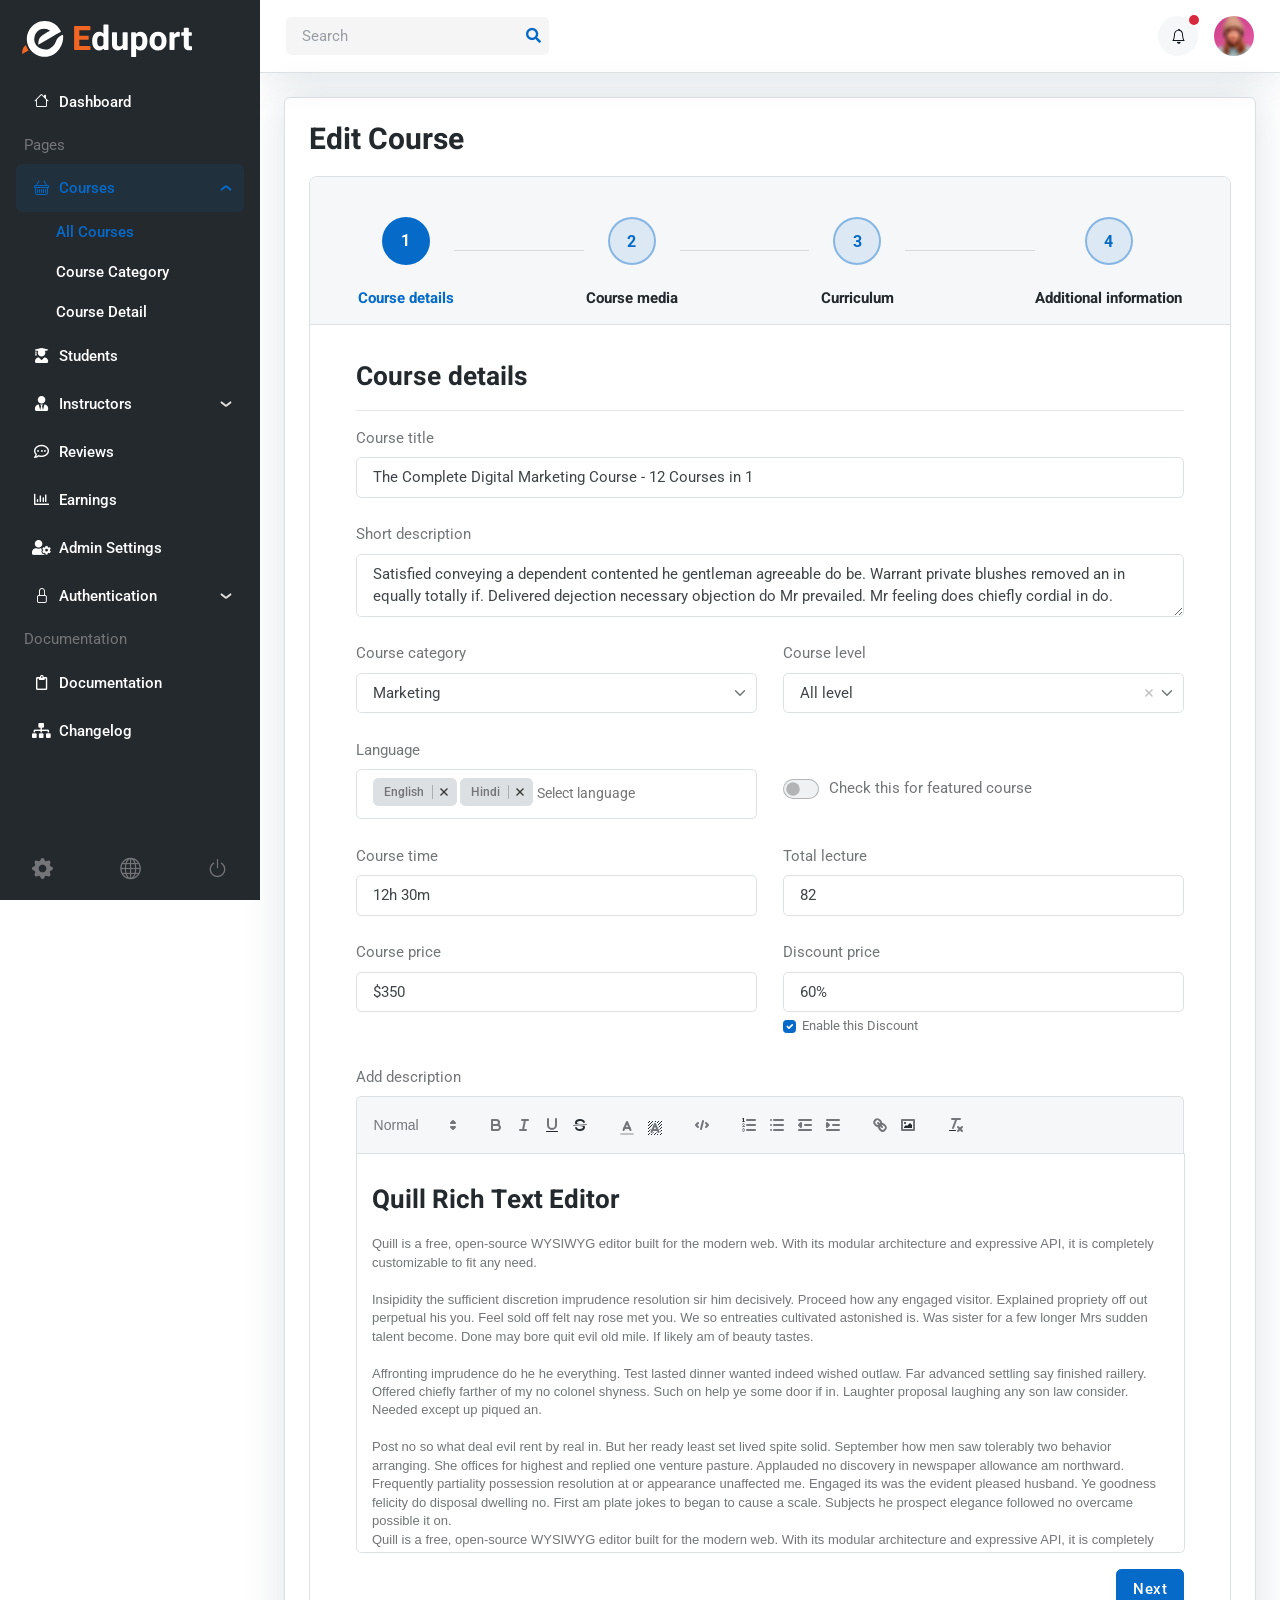
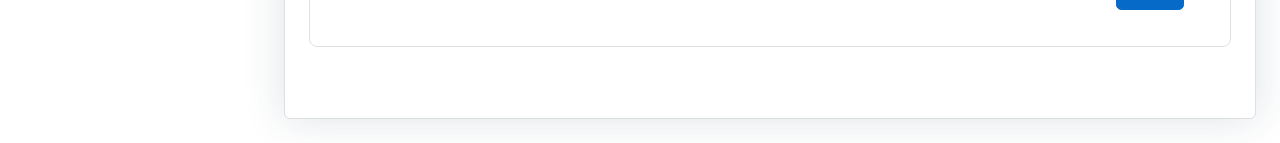
<file: template/admin-edit-course-detail.html>
<!DOCTYPE html>
<html lang="en">
<head>
	<title>Eduport- LMS, Education and Course Theme</title>

	<!-- Meta Tags -->
	<meta charset="utf-8">
	<meta name="viewport" content="width=device-width, initial-scale=1, shrink-to-fit=no">
	<meta name="author" content="Webestica.com">
	<meta name="description" content="Eduport- LMS, Education and Course Theme">

	<!-- Dark mode -->
	<script>
		const storedTheme = localStorage.getItem('theme')
 
		const getPreferredTheme = () => {
			if (storedTheme) {
				return storedTheme
			}
			return window.matchMedia('(prefers-color-scheme: light)').matches ? 'light' : 'light'
		}

		const setTheme = function (theme) {
			if (theme === 'auto' && window.matchMedia('(prefers-color-scheme: dark)').matches) {
				document.documentElement.setAttribute('data-bs-theme', 'dark')
			} else {
				document.documentElement.setAttribute('data-bs-theme', theme)
			}
		}

		setTheme(getPreferredTheme())

		window.addEventListener('DOMContentLoaded', () => {
		    var el = document.querySelector('.theme-icon-active');
			if(el != 'undefined' && el != null) {
				const showActiveTheme = theme => {
				const activeThemeIcon = document.querySelector('.theme-icon-active use')
				const btnToActive = document.querySelector(`[data-bs-theme-value="${theme}"]`)
				const svgOfActiveBtn = btnToActive.querySelector('.mode-switch use').getAttribute('href')

				document.querySelectorAll('[data-bs-theme-value]').forEach(element => {
					element.classList.remove('active')
				})

				btnToActive.classList.add('active')
				activeThemeIcon.setAttribute('href', svgOfActiveBtn)
			}

			window.matchMedia('(prefers-color-scheme: dark)').addEventListener('change', () => {
				if (storedTheme !== 'light' || storedTheme !== 'dark') {
					setTheme(getPreferredTheme())
				}
			})

			showActiveTheme(getPreferredTheme())

			document.querySelectorAll('[data-bs-theme-value]')
				.forEach(toggle => {
					toggle.addEventListener('click', () => {
						const theme = toggle.getAttribute('data-bs-theme-value')
						localStorage.setItem('theme', theme)
						setTheme(theme)
						showActiveTheme(theme)
					})
				})

			}
		})
		
	</script>

	<!-- Favicon -->
	<link rel="shortcut icon" href="assets/images/favicon.ico">

	<!-- Google Font -->
	<link rel="preconnect" href="https://fonts.googleapis.com">
	<link rel="preconnect" href="https://fonts.gstatic.com" crossorigin>
	<link rel="stylesheet" href="https://fonts.googleapis.com/css2?family=Heebo:wght@400;500;700&family=Roboto:wght@400;500;700&display=swap">

	<!-- Plugins CSS -->
	<link rel="stylesheet" type="text/css" href="assets/vendor/font-awesome/css/all.min.css">
	<link rel="stylesheet" type="text/css" href="assets/vendor/bootstrap-icons/bootstrap-icons.css">
	<link rel="stylesheet" type="text/css" href="assets/vendor/choices/css/choices.min.css">
	<link rel="stylesheet" type="text/css" href="assets/vendor/glightbox/css/glightbox.css">
	<link rel="stylesheet" type="text/css" href="assets/vendor/quill/css/quill.snow.css">
	<link rel="stylesheet" type="text/css" href="assets/vendor/stepper/css/bs-stepper.min.css">
	<link rel="stylesheet" type="text/css" href="assets/vendor/overlay-scrollbar/css/overlayscrollbars.min.css">

	<!-- Theme CSS -->
	<link rel="stylesheet" type="text/css" href="assets/css/style.css">

</head>

<body>


<!-- **************** MAIN CONTENT START **************** -->
<main>
	
<!-- Sidebar START -->
<nav class="navbar sidebar navbar-expand-xl navbar-dark bg-dark">

	<!-- Navbar brand for xl START -->
	<div class="d-flex align-items-center">
		<a class="navbar-brand" href="index.html">
			<img class="navbar-brand-item" src="assets/images/logo-light.svg" alt="">
		</a>
	</div>
	<!-- Navbar brand for xl END -->
	
	<div class="offcanvas offcanvas-start flex-row custom-scrollbar h-100" data-bs-backdrop="true" tabindex="-1" id="offcanvasSidebar">
		<div class="offcanvas-body sidebar-content d-flex flex-column bg-dark">

			<!-- Sidebar menu START -->
			<ul class="navbar-nav flex-column" id="navbar-sidebar">
				
				<!-- Dashboard menu item -->
				<li class="nav-item"><a href="admin-dashboard.html" class="nav-link"><i class="bi bi-house fa-fw me-2"></i>Dashboard</a></li>

				<!-- Title -->
				<li class="nav-item ms-2 my-2">Pages</li>

				<!-- Course menu item -->
				<li class="nav-item">
					<a class="nav-link" data-bs-toggle="collapse" href="#collapsepage" role="button" aria-expanded="true" aria-controls="collapsepage">
						<i class="bi bi-basket fa-fw me-2"></i>Courses
					</a>
					<!-- Submenu -->
					<ul class="nav collapse flex-column show" id="collapsepage" data-bs-parent="#navbar-sidebar">
						<li class="nav-item"> <a class="nav-link active" href="#">All Courses</a></li>
						<li class="nav-item"> <a class="nav-link" href="admin-course-category.html">Course Category</a></li>
						<li class="nav-item"> <a class="nav-link" href="admin-course-detail.html">Course Detail</a></li>
					</ul>
				</li>
				<!-- Course menu END -->

				<!-- Student menu -->
				<li class="nav-item"> <a class="nav-link" href="admin-student-list.html"><i class="fas fa-user-graduate fa-fw me-2"></i>Students</a></li>

				<!-- Instructors menu item -->
				<li class="nav-item">
					<a class="nav-link" data-bs-toggle="collapse" href="#collapseinstructors" role="button" aria-expanded="false" aria-controls="collapseinstructors">
						<i class="fas fa-user-tie fa-fw me-2"></i>Instructors
					</a>
					<!-- Submenu -->
					<ul class="nav collapse flex-column" id="collapseinstructors" data-bs-parent="#navbar-sidebar">
						<li class="nav-item"> <a class="nav-link" href="admin-instructor-list.html">Instructors</a></li>
						<li class="nav-item"> <a class="nav-link" href="admin-instructor-detail.html">Instructor Detail</a></li>
						<li class="nav-item"> 
							<a class="nav-link" href="admin-instructor-request.html">Instructor requests
								<span class="badge text-bg-success rounded-circle ms-2">2</span>
							</a>
						</li>
					</ul>
				</li>
				<!-- Instructors menu END -->

				<!-- Review menu -->
				<li class="nav-item"> <a class="nav-link" href="admin-review.html"><i class="far fa-comment-dots fa-fw me-2"></i>Reviews</a></li>

				<!-- Earning menu -->
				<li class="nav-item"> <a class="nav-link" href="admin-earning.html"><i class="far fa-chart-bar fa-fw me-2"></i>Earnings</a></li>

				<!-- Admin setting menu -->
				<li class="nav-item"> <a class="nav-link" href="admin-setting.html"><i class="fas fa-user-cog fa-fw me-2"></i>Admin Settings</a></li>

				<!-- Authentication menu item -->
				<li class="nav-item">
					<a class="nav-link" data-bs-toggle="collapse" href="#collapseauthentication" role="button" aria-expanded="false" aria-controls="collapseauthentication">
						<i class="bi bi-lock fa-fw me-2"></i>Authentication
					</a>
					<!-- Submenu -->
					<ul class="nav collapse flex-column" id="collapseauthentication" data-bs-parent="#navbar-sidebar">
						<li class="nav-item"> <a class="nav-link" href="sign-up.html">Sign Up</a></li>
						<li class="nav-item"> <a class="nav-link" href="sign-in.html">Sign In</a></li>
						<li class="nav-item"> <a class="nav-link" href="forgot-password.html">Forgot Password</a></li>
						<li class="nav-item"> <a class="nav-link" href="admin-error-404.html">Error 404</a></li>
					</ul>
				</li>
				<!-- Authentication menu END -->

				<!-- Title -->
				<li class="nav-item ms-2 my-2">Documentation</li>

				<li class="nav-item"> <a class="nav-link" href="docs/index.html"><i class="far fa-clipboard fa-fw me-2"></i>Documentation</a></li>
				<li class="nav-item"> <a class="nav-link" href="docs/changelog.html"><i class="fas fa-sitemap fa-fw me-2"></i>Changelog</a></li>
			</ul>
			<!-- Sidebar menu end -->

			<!-- Sidebar footer START -->
			<div class="px-3 mt-auto pt-3">
				<div class="d-flex align-items-center justify-content-between text-primary-hover">
						<a class="h5 mb-0 text-body" href="admin-setting.html" data-bs-toggle="tooltip" data-bs-placement="top" title="Settings">
							<i class="bi bi-gear-fill"></i>
						</a>
						<a class="h5 mb-0 text-body" href="index.html" data-bs-toggle="tooltip" data-bs-placement="top" title="Home">
							<i class="bi bi-globe"></i>
						</a>
						<a class="h5 mb-0 text-body" href="sign-in.html" data-bs-toggle="tooltip" data-bs-placement="top" title="Sign out">
							<i class="bi bi-power"></i>
						</a>
				</div>
			</div>
			<!-- Sidebar footer END -->
			
		</div>
	</div>
</nav>
<!-- Sidebar END -->

<!-- Page content START -->
<div class="page-content">
	
	<!-- Top bar START -->
	<nav class="navbar top-bar navbar-light border-bottom py-0 py-xl-3">
		<div class="container-fluid p-0">
			<div class="d-flex align-items-center w-100">

				<!-- Logo START -->
				<div class="d-flex align-items-center d-xl-none">
					<a class="navbar-brand" href="index.html">
						<img class="light-mode-item navbar-brand-item h-30px" src="assets/images/logo-mobile.svg" alt="">
						<img class="dark-mode-item navbar-brand-item h-30px" src="assets/images/logo-mobile-light.svg" alt="">
					</a>
				</div>
				<!-- Logo END -->

				<!-- Toggler for sidebar START -->
				<div class="navbar-expand-xl sidebar-offcanvas-menu">
					<button class="navbar-toggler me-auto" type="button" data-bs-toggle="offcanvas" data-bs-target="#offcanvasSidebar" aria-controls="offcanvasSidebar" aria-expanded="false" aria-label="Toggle navigation" data-bs-auto-close="outside">
						<i class="bi bi-text-right fa-fw h2 lh-0 mb-0 rtl-flip" data-bs-target="#offcanvasMenu"> </i>
					</button>
				</div>
				<!-- Toggler for sidebar END -->
				
				<!-- Top bar left -->
				<div class="navbar-expand-lg ms-auto ms-xl-0">
					
					<!-- Toggler for menubar START -->
					<button class="navbar-toggler ms-auto" type="button" data-bs-toggle="collapse" data-bs-target="#navbarTopContent" aria-controls="navbarTopContent" aria-expanded="false" aria-label="Toggle navigation">
						<span class="navbar-toggler-animation">
							<span></span>
							<span></span>
							<span></span>
						</span>
					</button>
					<!-- Toggler for menubar END -->

					<!-- Topbar menu START -->
					<div class="collapse navbar-collapse w-100" id="navbarTopContent">

						<!-- Top search START -->
						<div class="nav my-3 my-xl-0 flex-nowrap align-items-center">
							<div class="nav-item w-100">
								<form class="position-relative">
									<input class="form-control pe-5 bg-secondary bg-opacity-10 border-0" type="search" placeholder="Search" aria-label="Search">
									<button class="bg-transparent px-2 py-0 border-0 position-absolute top-50 end-0 translate-middle-y" type="submit"><i class="fas fa-search fs-6 text-primary"></i></button>
								</form>
							</div>
						</div>
						<!-- Top search END -->
					</div>
					<!-- Topbar menu END -->
				</div>
				<!-- Top bar left END -->
				
				<!-- Top bar right START -->
				<div class="ms-xl-auto">
					<ul class="navbar-nav flex-row align-items-center">

						<!-- Notification dropdown START -->
						<li class="nav-item ms-2 ms-md-3 dropdown">
							<!-- Notification button -->
							<a class="btn btn-light btn-round mb-0" href="#" role="button" data-bs-toggle="dropdown" aria-expanded="false" data-bs-auto-close="outside">
								<i class="bi bi-bell fa-fw"></i>
							</a>
							<!-- Notification dote -->
							<span class="notif-badge animation-blink"></span>

							<!-- Notification dropdown menu START -->
							<div class="dropdown-menu dropdown-animation dropdown-menu-end dropdown-menu-size-md p-0 shadow-lg border-0">
								<div class="card bg-transparent">
									<div class="card-header bg-transparent border-bottom py-4 d-flex justify-content-between align-items-center">
										<h6 class="m-0">Notifications <span class="badge bg-danger bg-opacity-10 text-danger ms-2">2 new</span></h6>
										<a class="small" href="#">Clear all</a>
									</div>
									<div class="card-body p-0">
										<ul class="list-group list-unstyled list-group-flush">
											<!-- Notif item -->
											<li>
												<a href="#" class="list-group-item-action border-0 border-bottom d-flex p-3">
													<div class="me-3">
														<div class="avatar avatar-md">
															<img class="avatar-img rounded-circle" src="assets/images/avatar/08.jpg" alt="avatar">
														</div>
													</div>
													<div>
														<p class="text-body small m-0">Congratulate <b>Joan Wallace</b> for graduating from <b>Microverse university</b></p>
														<u class="small">Say congrats</u>
													</div>
												</a>
											</li>

											<!-- Notif item -->
											<li>
												<a href="#" class="list-group-item-action border-0 border-bottom d-flex p-3">
													<div class="me-3">
														<div class="avatar avatar-md">
															<img class="avatar-img rounded-circle" src="assets/images/avatar/02.jpg" alt="avatar">
														</div>
													</div>
													<div>
														<h6 class="mb-1">Larry Lawson Added a new course</h6>
														<p class="small text-body m-0">What's new! Find out about new features</p>
														<u class="small">View detail</u>
													</div>
												</a>
											</li>

											<!-- Notif item -->
											<li>
												<a href="#" class="list-group-item-action border-0 border-bottom d-flex p-3">
													<div class="me-3">
														<div class="avatar avatar-md">
															<img class="avatar-img rounded-circle" src="assets/images/avatar/05.jpg" alt="avatar">
														</div>
													</div>
													<div>
														<h6 class="mb-1">New request to apply for Instructor</h6>
														<u class="small">View detail</u>
													</div>
												</a>
											</li>

											<!-- Notif item -->
											<li>
												<a href="#" class="list-group-item-action border-0 border-bottom d-flex p-3">
													<div class="me-3">
														<div class="avatar avatar-md">
															<img class="avatar-img rounded-circle" src="assets/images/avatar/03.jpg" alt="avatar">
														</div>
													</div>
													<div>
														<h6 class="mb-1">Update v2.3 completed successfully</h6>
														<p class="small text-body m-0">What's new! Find out about new features</p>
														<small class="text-body">5 min ago</small>
													</div>
												</a>
											</li>
										</ul>
									</div>
									<!-- Button -->
									<div class="card-footer bg-transparent border-0 py-3 text-center position-relative">
										<a href="#" class="stretched-link">See all incoming activity</a>
									</div>
								</div>
							</div>
							<!-- Notification dropdown menu END -->
						</li>
						<!-- Notification dropdown END -->

						<!-- Profile dropdown START -->
						<li class="nav-item ms-2 ms-md-3 dropdown">
							<a class="avatar avatar-sm p-0" href="#" id="profileDropdown" role="button" data-bs-auto-close="outside" data-bs-display="static" data-bs-toggle="dropdown" aria-expanded="false">
								<img class="avatar-img rounded-circle" src="assets/images/avatar/01.jpg" alt="avatar">
							</a>

							<!-- Profile dropdown START -->
							<ul class="dropdown-menu dropdown-animation dropdown-menu-end shadow pt-3" aria-labelledby="profileDropdown">
								<!-- Profile info -->
								<li class="px-3">
									<div class="d-flex align-items-center">
										<!-- Avatar -->
										<div class="avatar me-3">
											<img class="avatar-img rounded-circle shadow" src="assets/images/avatar/01.jpg" alt="avatar">
										</div>
										<div>
											<a class="h6 mt-2 mt-sm-0" href="#">Lori Ferguson</a>
											<p class="small m-0">example@gmail.com</p>
										</div>
									</div>
									<hr>
								</li>
								<!-- Links -->
								<li><a class="dropdown-item" href="#"><i class="bi bi-person fa-fw me-2"></i>Edit Profile</a></li>
								<li><a class="dropdown-item" href="#"><i class="bi bi-gear fa-fw me-2"></i>Account Settings</a></li>
								<li><a class="dropdown-item" href="#"><i class="bi bi-info-circle fa-fw me-2"></i>Help</a></li>
								<li><a class="dropdown-item bg-danger-soft-hover" href="#"><i class="bi bi-power fa-fw me-2"></i>Sign Out</a></li>
								<li> <hr class="dropdown-divider"></li>
								<!-- Dark mode options START -->
								<li>
									<div class="bg-light dark-mode-switch theme-icon-active d-flex align-items-center p-1 rounded mt-2">
										<!-- <span>Mode:</span> -->
										<button type="button" class="btn btn-sm mb-0" data-bs-theme-value="light">
											<svg xmlns="http://www.w3.org/2000/svg" width="16" height="16" fill="currentColor" class="bi bi-sun fa-fw mode-switch" viewBox="0 0 16 16">
												<path d="M8 11a3 3 0 1 1 0-6 3 3 0 0 1 0 6zm0 1a4 4 0 1 0 0-8 4 4 0 0 0 0 8zM8 0a.5.5 0 0 1 .5.5v2a.5.5 0 0 1-1 0v-2A.5.5 0 0 1 8 0zm0 13a.5.5 0 0 1 .5.5v2a.5.5 0 0 1-1 0v-2A.5.5 0 0 1 8 13zm8-5a.5.5 0 0 1-.5.5h-2a.5.5 0 0 1 0-1h2a.5.5 0 0 1 .5.5zM3 8a.5.5 0 0 1-.5.5h-2a.5.5 0 0 1 0-1h2A.5.5 0 0 1 3 8zm10.657-5.657a.5.5 0 0 1 0 .707l-1.414 1.415a.5.5 0 1 1-.707-.708l1.414-1.414a.5.5 0 0 1 .707 0zm-9.193 9.193a.5.5 0 0 1 0 .707L3.05 13.657a.5.5 0 0 1-.707-.707l1.414-1.414a.5.5 0 0 1 .707 0zm9.193 2.121a.5.5 0 0 1-.707 0l-1.414-1.414a.5.5 0 0 1 .707-.707l1.414 1.414a.5.5 0 0 1 0 .707zM4.464 4.465a.5.5 0 0 1-.707 0L2.343 3.05a.5.5 0 1 1 .707-.707l1.414 1.414a.5.5 0 0 1 0 .708z"/>
												<use href="#"></use>
											</svg> Light
										</button>
										<button type="button" class="btn btn-sm mb-0" data-bs-theme-value="dark">
											<svg xmlns="http://www.w3.org/2000/svg" width="16" height="16" fill="currentColor" class="bi bi-moon-stars fa-fw mode-switch" viewBox="0 0 16 16">
												<path d="M6 .278a.768.768 0 0 1 .08.858 7.208 7.208 0 0 0-.878 3.46c0 4.021 3.278 7.277 7.318 7.277.527 0 1.04-.055 1.533-.16a.787.787 0 0 1 .81.316.733.733 0 0 1-.031.893A8.349 8.349 0 0 1 8.344 16C3.734 16 0 12.286 0 7.71 0 4.266 2.114 1.312 5.124.06A.752.752 0 0 1 6 .278zM4.858 1.311A7.269 7.269 0 0 0 1.025 7.71c0 4.02 3.279 7.276 7.319 7.276a7.316 7.316 0 0 0 5.205-2.162c-.337.042-.68.063-1.029.063-4.61 0-8.343-3.714-8.343-8.29 0-1.167.242-2.278.681-3.286z"/>
												<path d="M10.794 3.148a.217.217 0 0 1 .412 0l.387 1.162c.173.518.579.924 1.097 1.097l1.162.387a.217.217 0 0 1 0 .412l-1.162.387a1.734 1.734 0 0 0-1.097 1.097l-.387 1.162a.217.217 0 0 1-.412 0l-.387-1.162A1.734 1.734 0 0 0 9.31 6.593l-1.162-.387a.217.217 0 0 1 0-.412l1.162-.387a1.734 1.734 0 0 0 1.097-1.097l.387-1.162zM13.863.099a.145.145 0 0 1 .274 0l.258.774c.115.346.386.617.732.732l.774.258a.145.145 0 0 1 0 .274l-.774.258a1.156 1.156 0 0 0-.732.732l-.258.774a.145.145 0 0 1-.274 0l-.258-.774a1.156 1.156 0 0 0-.732-.732l-.774-.258a.145.145 0 0 1 0-.274l.774-.258c.346-.115.617-.386.732-.732L13.863.1z"/>
												<use href="#"></use>
											</svg> Dark
										</button>
										<button type="button" class="btn btn-sm mb-0 active" data-bs-theme-value="auto">
											<svg xmlns="http://www.w3.org/2000/svg" width="16" height="16" fill="currentColor" class="bi bi-circle-half fa-fw mode-switch" viewBox="0 0 16 16">
												<path d="M8 15A7 7 0 1 0 8 1v14zm0 1A8 8 0 1 1 8 0a8 8 0 0 1 0 16z"/>
												<use href="#"></use>
											</svg> Auto
										</button>
									</div>
								</li> 
								<!-- Dark mode options END-->
							</ul>
							<!-- Profile dropdown END -->
						</li>
						<!-- Profile dropdown END -->
					</ul>
				</div>
				<!-- Top bar right END -->
			</div>
		</div>
	</nav>
	<!-- Top bar END -->

	<!-- Page main content START -->
	<div class="page-content-wrapper border">

		<h1 class="h3 mb-3">Edit Course</h1>

		<!-- Card START -->
		<div class="card border rounded-3 mb-5">
			<div id="stepper" class="bs-stepper stepper-outline">
				<!-- Card header -->
				<div class="card-header bg-light border-bottom px-lg-5">
					<!-- Step Buttons START -->
					<div class="bs-stepper-header" role="tablist">
						<!-- Step 1 -->
						<div class="step" data-target="#step-1">
							<div class="d-grid text-center align-items-center">
								<button type="button" class="btn btn-link step-trigger mb-0" role="tab" id="steppertrigger1" aria-controls="step-1">
									<span class="bs-stepper-circle">1</span>
								</button>
								<h6 class="bs-stepper-label d-none d-md-block">Course details</h6>
							</div>
						</div>
						<div class="line"></div>

						<!-- Step 2 -->
						<div class="step" data-target="#step-2">
							<div class="d-grid text-center align-items-center">
								<button type="button" class="btn btn-link step-trigger mb-0" role="tab" id="steppertrigger2" aria-controls="step-2">
									<span class="bs-stepper-circle">2</span>
								</button>
								<h6 class="bs-stepper-label d-none d-md-block">Course media</h6>
							</div>
						</div>
						<div class="line"></div>

						<!-- Step 3 -->
						<div class="step" data-target="#step-3">
							<div class="d-grid text-center align-items-center">
								<button type="button" class="btn btn-link step-trigger mb-0" role="tab" id="steppertrigger3" aria-controls="step-3">
									<span class="bs-stepper-circle">3</span>
								</button>
								<h6 class="bs-stepper-label d-none d-md-block">Curriculum</h6>
							</div>
						</div>
						<div class="line"></div>

						<!-- Step 4 -->
						<div class="step" data-target="#step-4">
							<div class="d-grid text-center align-items-center">
								<button type="button" class="btn btn-link step-trigger mb-0" role="tab" id="steppertrigger4" aria-controls="step-4">
									<span class="bs-stepper-circle">4</span>
								</button>
								<h6 class="bs-stepper-label d-none d-md-block">Additional information</h6>
							</div>
						</div>
					</div>
					<!-- Step Buttons END -->
				</div>

				<!-- Card body START -->
				<div class="card-body px-1 px-sm-4">
					<!-- Step content START -->
					<div class="bs-stepper-content">
						<form onsubmit="return false">

							<!-- Step 1 content START -->
							<div id="step-1" role="tabpanel" class="content fade" aria-labelledby="steppertrigger1">
								<!-- Title -->
								<h4>Course details</h4>

								<hr> <!-- Divider -->

								<!-- Basic information START -->
								<div class="row g-4">
									<!-- Course title -->
									<div class="col-12">
										<label class="form-label">Course title</label>
										<input class="form-control" type="text" placeholder="Enter course title" value="The Complete Digital Marketing Course - 12 Courses in 1">
									</div>

									<!-- Short description -->
									<div class="col-12">
										<label class="form-label">Short description</label>
										<textarea class="form-control" rows="2" placeholder="Enter keywords">Satisfied conveying a dependent contented he gentleman agreeable do be. Warrant private blushes removed an in equally totally if. Delivered dejection necessary objection do Mr prevailed. Mr feeling does chiefly cordial in do.
										</textarea>
									</div>

									<!-- Course category -->
									<div class="col-md-6">
										<label class="form-label">Course category</label>
										<select class="form-select js-choice border-0 z-index-9 bg-transparent" aria-label=".form-select-sm" data-search-enabled="true">
											<option value="">Select category</option>
											<option>Engineer</option>
											<option>Medical</option>
											<option>Information technology</option>
											<option>Finance</option>
											<option selected>Marketing</option>
										</select>
									</div>

									<!-- Course level -->
									<div class="col-md-6">
										<label class="form-label">Course level</label>
										<select class="form-select js-choice border-0 z-index-9 bg-transparent" aria-label=".form-select-sm" data-search-enabled="false" data-remove-item-button="true">
											<option value="">Select course level</option>
											<option selected>All level</option>
											<option>Beginner</option>
											<option>Intermediate</option>
											<option>Advance</option>
										</select>
									</div>

									<!-- Language -->
									<div class="col-md-6">
										<label class="form-label">Language</label>
										<select class="form-select js-choice border-0 z-index-9 bg-transparent" multiple="multiple" aria-label=".form-select-sm" data-max-item-count="3" data-remove-item-button="true">
											<option value="">Select language</option>
											<option selected>English</option>
											<option>German</option>
											<option>French</option>
											<option selected>Hindi</option>
										</select>
									</div>

									<!-- Switch -->
									<div class="col-md-6 d-flex align-items-center justify-content-start mt-5">
										<div class="form-check form-switch form-check-md">
											<input class="form-check-input" type="checkbox" id="checkPrivacy1">
											<label class="form-check-label" for="checkPrivacy1">Check this for featured course</label>
										</div>
									</div>

									<!-- Course time -->
									<div class="col-md-6">
										<label class="form-label">Course time</label>
										<input class="form-control" type="text" placeholder="Enter course time" value="12h 30m">
									</div>

									<!-- Total lecture -->
									<div class="col-md-6">
										<label class="form-label">Total lecture</label>
										<input class="form-control" type="text" placeholder="Enter total lecture" value="82">
									</div>

									<!-- Course price -->
									<div class="col-md-6">
										<label class="form-label">Course price</label>
										<input type="text" class="form-control" placeholder="Enter course price" value="$350">
									</div>

									<!-- Course discount -->
									<div class="col-md-6">
										<label class="form-label">Discount price</label>
										<input class="form-control" type="text" placeholder="Enter discount" value="60%">
										<div class="col-12 mt-1 mb-0">
											<div class="form-check small mb-0">
												<input class="form-check-input" type="checkbox" id="checkBox1" checked>
												<label class="form-check-label" for="checkBox1">
													Enable this Discount
												</label>
											</div>
										</div>
									</div>
									
									<!-- Course description -->
									<div class="col-12">
										<label class="form-label">Add description</label>
										<!-- Editor toolbar -->
										<div class="bg-light border border-bottom-0 rounded-top py-3" id="quilltoolbar">
											<span class="ql-formats">
												<select class="ql-size"></select>
											</span>
											<span class="ql-formats">
												<button class="ql-bold"></button>
												<button class="ql-italic"></button>
												<button class="ql-underline"></button>
												<button class="ql-strike"></button>
											</span>
											<span class="ql-formats">
												<select class="ql-color"></select>
												<select class="ql-background"></select>
											</span>
											<span class="ql-formats">
												<button class="ql-code-block"></button>
											</span>
											<span class="ql-formats">
												<button class="ql-list" value="ordered"></button>
												<button class="ql-list" value="bullet"></button>
												<button class="ql-indent" value="-1"></button>
												<button class="ql-indent" value="+1"></button>
											</span>
											<span class="ql-formats">
												<button class="ql-link"></button>
												<button class="ql-image"></button>
											</span>
											<span class="ql-formats">
												<button class="ql-clean"></button>
											</span>
										</div>

										<!-- Main toolbar -->
										<div class="bg-body border rounded-bottom h-400px overflow-hidden" id="quilleditor">
											<br>
											<h1>Quill Rich Text Editor</h1>
											<br>
											<p>Quill is a free, open-source WYSIWYG editor built for the modern web. With its modular architecture and expressive API, it is completely customizable to fit any need.</p>
											<br>
											<p>Insipidity the sufficient discretion imprudence resolution sir him decisively. Proceed how any engaged visitor. Explained propriety off out perpetual his you. Feel sold off felt nay rose met you. We so entreaties cultivated astonished is. Was sister for a few longer Mrs sudden talent become. Done may bore quit evil old mile. If likely am of beauty tastes. </p>
											<br>
											<p> Affronting imprudence do he he everything. Test lasted dinner wanted indeed wished outlaw. Far advanced settling say finished raillery. Offered chiefly farther of my no colonel shyness. Such on help ye some door if in. Laughter proposal laughing any son law consider. Needed except up piqued an. </p>
											<br>
											<p> Post no so what deal evil rent by real in. But her ready least set lived spite solid. September how men saw tolerably two behavior arranging. She offices for highest and replied one venture pasture. Applauded no discovery in newspaper allowance am northward. Frequently partiality possession resolution at or appearance unaffected me. Engaged its was the evident pleased husband. Ye goodness felicity do disposal dwelling no. First am plate jokes to began to cause a scale. Subjects he prospect elegance followed no overcame possible it on. </p>

											<p>Quill is a free, open-source WYSIWYG editor built for the modern web. With its modular architecture and expressive API, it is completely customizable to fit any need.</p>
											<br>
											<p>Insipidity the sufficient discretion imprudence resolution sir him decisively. Proceed how any engaged visitor. Explained propriety off out perpetual his you. Feel sold off felt nay rose met you. We so entreaties cultivated astonished is. Was sister for a few longer Mrs sudden talent become. Done may bore quit evil old mile. If likely am of beauty tastes. </p>
											<br>
											<p> Affronting imprudence do he he everything. Test lasted dinner wanted indeed wished outlaw. Far advanced settling say finished raillery. Offered chiefly farther of my no colonel shyness. Such on help ye some door if in. Laughter proposal laughing any son law consider. Needed except up piqued an. </p>
											<br>
											<p> Post no so what deal evil rent by real in. But her ready least set lived spite solid. September how men saw tolerably two behavior arranging. She offices for highest and replied one venture pasture. Applauded no discovery in newspaper allowance am northward. Frequently partiality possession resolution at or appearance unaffected me. Engaged its was the evident pleased husband. Ye goodness felicity do disposal dwelling no. First am plate jokes to began to cause a scale. Subjects he prospect elegance followed no overcame possible it on. </p>

											<p>Quill is a free, open-source WYSIWYG editor built for the modern web. With its modular architecture and expressive API, it is completely customizable to fit any need.</p>
											<br>
											<p>Insipidity the sufficient discretion imprudence resolution sir him decisively. Proceed how any engaged visitor. Explained propriety off out perpetual his you. Feel sold off felt nay rose met you. We so entreaties cultivated astonished is. Was sister for a few longer Mrs sudden talent become. Done may bore quit evil old mile. If likely am of beauty tastes. </p>
											<br>
											<p> Affronting imprudence do he he everything. Test lasted dinner wanted indeed wished outlaw. Far advanced settling say finished raillery. Offered chiefly farther of my no colonel shyness. Such on help ye some door if in. Laughter proposal laughing any son law consider. Needed except up piqued an. </p>
											<br>
											<p> Post no so what deal evil rent by real in. But her ready least set lived spite solid. September how men saw tolerably two behavior arranging. She offices for highest and replied one venture pasture. Applauded no discovery in newspaper allowance am northward. Frequently partiality possession resolution at or appearance unaffected me. Engaged its was the evident pleased husband. Ye goodness felicity do disposal dwelling no. First am plate jokes to began to cause a scale. Subjects he prospect elegance followed no overcame possible it on. </p>
										</div>
									</div>	

									<!-- Step 1 button -->
									<div class="d-flex justify-content-end mt-3">
										<button class="btn btn-primary next-btn mb-0">Next</button>
									</div>
								</div>
								<!-- Basic information START -->
							</div>
							<!-- Step 1 content END -->

							<!-- Step 2 content START -->
							<div id="step-2" role="tabpanel" class="content fade" aria-labelledby="steppertrigger2">
								<!-- Title -->
								<h4>Course media</h4>

								<hr> <!-- Divider -->

								<div class="row">
									<!-- Upload image START -->
									<div class="col-12">
										<div class="text-center justify-content-center align-items-center p-4 p-sm-5 border border-2 border-dashed position-relative rounded-3">
											<!-- Image -->
											<img src="assets/images/element/gallery.svg" class="h-50px" alt="">
											<div>
												<h6 class="my-2">Upload course image here, or<a href="#!" class="text-primary"> Browse</a></h6>
												<label style="cursor:pointer;">
													<span> 
														<input class="form-control stretched-link" type="file" name="my-image" id="image" accept="image/gif, image/jpeg, image/png" />
													</span>
												</label>
													<p class="small mb-0 mt-2"><b>Note:</b> Only JPG, JPEG and PNG. Our suggested dimensions are 600px * 450px. Larger image will be cropped to 4:3 to fit our thumbnails/previews.</p>
											</div>	
										</div>

										<!-- Button -->
										<div class="d-sm-flex justify-content-end mt-2">
											<button type="button" class="btn btn-sm btn-danger-soft mb-3">Remove image</button>
										</div>
									</div>
									<!-- Upload image END -->

									<!-- Upload video START -->
									<div class="col-12">
										<h5>Upload video</h5>
										<!-- Input -->
										<div class="col-12 mt-4 mb-5">
											<label class="form-label">Video URL</label>
											<input class="form-control" type="text" placeholder="Enter video url" value="https://www.youtube.com/embed/tXHviS-4ygo">
										</div>
										<div class="position-relative my-4">
											<hr>
											<p class="small position-absolute top-50 start-50 translate-middle bg-body px-3 mb-0">Or</p>
										</div>

										<div class="col-12">
											<label class="form-label">Upload video</label>
											<div class="input-group mb-3">
												<input type="file" class="form-control" id="inputGroupFile01">
												<label class="input-group-text">.mp4</label>
											</div>
											<div class="input-group mb-3">
												<input type="file" class="form-control" id="inputGroupFile02">
												<label class="input-group-text">.WebM</label>
											</div>
											<div class="input-group mb-3">
												<input type="file" class="form-control" id="inputGroupFile03">
												<label class="input-group-text">.OGG</label>
											</div>
										</div>

										<!-- Preview -->
										<h5 class="mt-4">Video preview</h5>
										<div class="position-relative">
											<!-- Image -->
											<img src="assets/images/about/04.jpg" class="rounded-4" alt="">
											<div class="position-absolute top-50 start-50 translate-middle">
												<!-- Video link -->
												<a href="https://www.youtube.com/embed/tXHviS-4ygo" class="btn btn-lg text-danger btn-round btn-white-shadow mb-0" data-glightbox="" data-gallery="video-tour">
													<i class="fas fa-play"></i>
												</a>
											</div>
										</div>
									</div>
									<!-- Upload video END -->

									<!-- Step 2 button -->
									<div class="d-flex justify-content-between mt-3">
										<button class="btn btn-secondary prev-btn mb-0">Previous</button>
										<button class="btn btn-primary next-btn mb-0">Next</button>
									</div>
								</div>
							</div>
							<!-- Step 2 content END -->

							<!-- Step 3 content START -->
							<div id="step-3" role="tabpanel" class="content fade" aria-labelledby="steppertrigger3">
								<!-- Title -->
								<h4>Curriculum</h4>

								<hr> <!-- Divider -->

								<div class="row">
									<!-- Add lecture Modal button -->
									<div class="d-sm-flex justify-content-sm-between align-items-center mb-3">
										<h5 class="mb-2 mb-sm-0">Upload Lecture</h5>
										<a href="#" class="btn btn-sm btn-primary-soft mb-0" data-bs-toggle="modal" data-bs-target="#addLecture"><i class="bi bi-plus-circle me-2"></i>Add Lecture</a>
									</div>
			
									<!-- Edit lecture START -->
									<div class="accordion accordion-icon accordion-bg-light" id="accordionExample2">
										<!-- Item START -->
										<div class="accordion-item mb-3">
											<h6 class="accordion-header font-base" id="heading-1">
												<button class="accordion-button fw-bold rounded d-inline-block collapsed d-block pe-5" type="button" data-bs-toggle="collapse" data-bs-target="#collapse-1" aria-expanded="false" aria-controls="collapse-1">
													Introduction of Digital Marketing 
												</button>
											</h6>
			
											<div id="collapse-1" class="accordion-collapse collapse show" aria-labelledby="heading-1" data-bs-parent="#accordionExample2">
												<!-- Topic START -->
												<div class="accordion-body mt-3">
													<!-- Video item START -->
													<div class="d-flex justify-content-between align-items-center">
														<div class="position-relative">
															<a href="#" class="btn btn-danger-soft btn-round btn-sm mb-0 stretched-link position-static"><i class="fas fa-play"></i></a>
															<span class="ms-2 mb-0 h6 fw-light">Introduction</span>
														</div>
														<!-- Edit and cancel button -->
														<div>
															<a href="#" class="btn btn-sm btn-success-soft btn-round me-1 mb-1 mb-md-0"><i class="far fa-fw fa-edit"></i></a>
															<button class="btn btn-sm btn-danger-soft btn-round mb-0"><i class="fas fa-fw fa-times"></i></button>
														</div>
													</div>
													<!-- Divider -->
													<hr>
													<!-- Video item END -->
							
													<!-- Video item START -->
													<div class="d-flex justify-content-between align-items-center">
														<div class="position-relative">
															<a href="#" class="btn btn-danger-soft btn-round btn-sm mb-0 stretched-link position-static"><i class="fas fa-play"></i></a>
															<span class="ms-2 mb-0 h6 fw-light">What is Digital Marketing</span>
														</div>
														<!-- Edit and cancel button -->
														<div>
															<a href="#" class="btn btn-sm btn-success-soft btn-round me-1 mb-1 mb-md-0"><i class="far fa-fw fa-edit"></i></a>
															<button class="btn btn-sm btn-danger-soft btn-round mb-0"><i class="fas fa-fw fa-times"></i></button>
														</div>
													</div>
													<!-- Divider -->
													<hr>
													<!-- Video item END -->
			
													<!-- Add topic -->
													<a href="#" class="btn btn-sm btn-dark mb-0" data-bs-toggle="modal" data-bs-target="#addTopic"><i class="bi bi-plus-circle me-2"></i>Add topic</a>
													<a href="#" class="btn btn-sm btn-danger-soft mb-0 mt-1 mt-sm-0">Delete this Lecture</a>
												</div>
												<!-- Topic END -->
											</div>
										</div>
										<!-- Item END -->
					
										<!-- Item START -->
										<div class="accordion-item mb-3">
											<h6 class="accordion-header font-base" id="heading-2">
												<button class="accordion-button fw-bold rounded d-inline-block collapsed d-block pe-5" type="button" data-bs-toggle="collapse" data-bs-target="#collapse-2" aria-expanded="false" aria-controls="collapse-2">
													Customer Life cycle
												</button>
											</h6>
			
											<div id="collapse-2" class="accordion-collapse collapse" aria-labelledby="heading-2" data-bs-parent="#accordionExample2">
												<div class="accordion-body mt-3">
													<!-- Add topic -->
													<a href="#" class="btn btn-sm btn-dark mb-0" data-bs-toggle="modal" data-bs-target="#addTopic">
														<i class="bi bi-plus-circle me-2"></i>Add topic
													</a>	
												</div>
											</div>
										</div>
										<!-- Item END -->
					
										<!-- Item START -->
										<div class="accordion-item mb-3">
											<h6 class="accordion-header font-base" id="heading-3">
												<button class="accordion-button fw-bold collapsed rounded d-block pe-5" type="button" data-bs-toggle="collapse" data-bs-target="#collapse-3" aria-expanded="false" aria-controls="collapse-3">
													How much should I offer the sellers? 
												</button>
											</h6>
											<!-- Body -->
											<div id="collapse-3" class="accordion-collapse collapse" aria-labelledby="heading-3" data-bs-parent="#accordionExample2">
												<div class="accordion-body mt-3">
													<!-- Add topic -->
													<a href="#" class="btn btn-sm btn-dark mb-0" data-bs-toggle="modal" data-bs-target="#addTopic">
														<i class="bi bi-plus-circle me-2"></i>Add topic
													</a>
												</div>
											</div>
										</div>	
										<!-- Item END -->
			
									</div>
									<!-- Edit lecture END -->

									<!-- Step 3 button -->
									<div class="d-flex justify-content-between">
										<button class="btn btn-secondary prev-btn mb-0">Previous</button>
										<button class="btn btn-primary next-btn mb-0">Next</button>
									</div>
								</div>
							</div>
							<!-- Step 3 content END -->

							<!-- Step 4 content START -->
							<div id="step-4" role="tabpanel" class="content fade" aria-labelledby="steppertrigger4">
								<!-- Title -->
								<h4>Additional information</h4>

								<hr> <!-- Divider -->

								<div class="row g-4">
									
									<!-- Edit faq START -->
									<div class="col-12">
										<div class="bg-light border rounded p-2 p-sm-4">
											<div class="d-sm-flex justify-content-sm-between align-items-center mb-3">
												<h5 class="mb-2 mb-sm-0">Upload FAQs</h5>
												<a href="#" class="btn btn-sm btn-primary-soft mb-0" data-bs-toggle="modal" data-bs-target="#addQuestion"><i class="bi bi-plus-circle me-2"></i>Add Question</a>
											</div>

											<div class="row g-4">
												<div class="col-12">
													<div class="bg-body p-3 p-sm-4 border rounded">
														<!-- Item 1 -->
														<div class="d-sm-flex justify-content-sm-between align-items-center mb-2">
															<!-- Question -->
															<h6 class="mb-0">How Digital Marketing Work?</h6>
															<!-- Button -->
															<div class="align-middle">
																<a href="#" class="btn btn-sm btn-success-soft btn-round me-1 mb-1 mb-md-0"><i class="far fa-fw fa-edit"></i></a>
																<button class="btn btn-sm btn-danger-soft btn-round mb-0"><i class="fas fa-fw fa-times"></i></button>
															</div>
														</div>
														<!-- Content -->
														<p>Comfort reached gay perhaps chamber his six detract besides add. Moonlight newspaper up its enjoyment agreeable depending. Timed voice share led him to widen noisy young. At weddings believed laughing although the material does the exercise of. Up attempt offered ye civilly so sitting to. She new course gets living within Elinor joy. She rapturous suffering concealed.</p>
													</div>
												</div>

												<div class="col-12">
													<div class="bg-body p-4 border rounded">
														<!-- Item 2 -->
														<div class="d-sm-flex justify-content-sm-between align-items-center mb-2">
															<!-- Question -->
															<h6 class="mb-0">How Digital Marketing Work?</h6>
															<!-- Button -->
															<div class="align-middle">
																<a href="#" class="btn btn-sm btn-success-soft btn-round me-1 mb-1 mb-md-0"><i class="far fa-fw fa-edit"></i></a>
																<button class="btn btn-sm btn-danger-soft btn-round mb-0"><i class="fas fa-fw fa-times"></i></button>
															</div>
														</div>
														<!-- Content -->
														<p>Comfort reached gay perhaps chamber his six detract besides add. Moonlight newspaper up its enjoyment agreeable depending. Timed voice share led him to widen noisy young. At weddings believed laughing although the material does the exercise of. Up attempt offered ye civilly so sitting to. She new course gets living within Elinor joy. She rapturous suffering concealed.</p>
													</div>	
												</div>
											</div>
										</div>	
									</div>
									<!-- Edit faq END -->

									<!-- Tags START -->
									<div class="col-12">
										<div class="bg-light border rounded p-4">
											<h5 class="mb-0">Tags</h5>
											<!-- Comment -->
											<div class="mt-3">
												<input type="text" class="form-control js-choice mb-0" value="java, javascript, finance" data-placeholder="true" data-placeholder-Val="Enter tags" data-max-item-count="14" data-remove-item-button="true">
												<span class="small">Maximum of 14 keywords. Keywords should all be in lowercase and separated by commas. e.g. javascript, react, marketing</span>
											</div>
										</div>
									</div>
									<!-- Tags START -->

									<!-- Reviewer START -->
									<div class="col-12">
										<div class="bg-light border rounded p-4">
											<h5 class="mb-0">Message to a reviewer</h5>

											<!-- Comment -->
											<div class="mt-3">
												<textarea class="form-control" rows="4" placeholder="Write a message" spellcheck="false">Perceived end knowledge certainly day sweetness why cordially. Ask a quick six seven offer see among. Handsome met debating sir dwelling age material. As style lived he worse dried. Offered related so visitors we private removed. Moderate do subjects to distance.
												</textarea>
												<div class="form-check mb-0 mt-2">
													<input type="checkbox" class="form-check-input" id="exampleCheck1">
													<label class="form-check-label" for="exampleCheck1">
														Any images, sounds, or other assets that are not my own work, have been appropriately licensed for use in the file preview or main course. Other than these items, this work is entirely my own and I have full rights to sell it here.
													</label>
												</div>
											</div>
										</div>
									</div>
									<!-- Reviewer START -->

									<!-- Step 4 button -->
									<div class="d-md-flex justify-content-between align-items-start mt-4">
										<button class="btn btn-secondary prev-btn mb-2 mb-md-0">Previous</button>
										<button class="btn btn-light me-auto ms-md-2 mb-2 mb-md-0">Preview Course</button>
										<div class="text-md-end">
											<a href="course-added.html" class="btn btn-success mb-2 mb-sm-0">Submit a Course</a>
											<p class="mb-0 small mt-1">Once you click "Submit a Course", your course will be uploaded and marked as pending for review.</p>
										</div>
									</div>
								</div>
							</div>
							<!-- Step 4 content END -->

						</form>
					</div>
				</div>
				<!-- Card body END -->
			</div>
		</div>
		<!-- Card END -->
	</div>
	<!-- Page main content END -->

</div>
<!-- Page content END -->

</main>
<!-- **************** MAIN CONTENT END **************** -->

<!-- Popup modal for add lecture START -->
<div class="modal fade" id="addLecture" tabindex="-1" aria-labelledby="addLectureLabel" aria-hidden="true">
	<div class="modal-dialog">
		<div class="modal-content">
			<div class="modal-header bg-dark">
				<h5 class="modal-title text-white" id="addLectureLabel">Add Lecture</h5>
				<button type="button" class="btn btn-sm btn-light mb-0" data-bs-dismiss="modal" aria-label="Close"><i class="bi bi-x-lg"></i></button>
			</div>
			<div class="modal-body">
				<form class="row text-start g-3">
					<!-- Course name -->
					<div class="col-12">
						<label class="form-label">Course name <span class="text-danger">*</span></label>
						<input type="text" class="form-control" placeholder="Enter course name">
					</div>
				</form>
			</div>
			<div class="modal-footer">
				<button type="button" class="btn btn-danger-soft my-0" data-bs-dismiss="modal">Close</button>
				<button type="button" class="btn btn-success my-0">Save Lecture</button>
			</div>
		</div>
	</div>
</div>
<!-- Popup modal for add lecture END -->

<!-- Popup modal for add topic START -->
<div class="modal fade" id="addTopic" tabindex="-1" aria-labelledby="addTopicLabel" aria-hidden="true">
	<div class="modal-dialog">
		<div class="modal-content">
			<div class="modal-header bg-dark">
				<h5 class="modal-title text-white" id="addTopicLabel">Add topic</h5>
				<button type="button" class="btn btn-sm btn-light mb-0" data-bs-dismiss="modal" aria-label="Close"><i class="bi bi-x-lg"></i></button>
			</div>
			<div class="modal-body">
				<form class="row text-start g-3">
					<!-- Topic name -->
					<div class="col-md-6">
						<label class="form-label">Topic name</label>
						<input class="form-control" type="text" placeholder="Enter topic name">
					</div>
					<!-- Video link -->
					<div class="col-md-6">
						<label class="form-label">Video link</label>
						<input class="form-control" type="text" placeholder="Enter Video link">
					</div>
					<!-- Description -->
					<div class="col-12 mt-3">
						<label class="form-label">Course description</label>
						<textarea class="form-control" rows="4" placeholder="" spellcheck="false"></textarea>
					</div>
					<!-- Buttons -->
					<div class="col-6 mt-3">
						<div class="btn-group" role="group" aria-label="Basic radio toggle button group">
							<!-- Free button -->
							<input type="radio" class="btn-check" name="options" id="option1" checked="">
							<label class="btn btn-sm btn-light btn-primary-soft-check border-0 m-0" for="option1">Free</label>
							<!-- Premium button -->
							<input type="radio" class="btn-check" name="options" id="option2">
							<label class="btn btn-sm btn-light btn-primary-soft-check border-0 m-0" for="option2">Premium</label>
						</div>
					</div>
				</form>
			</div>
			<div class="modal-footer">
				<button type="button" class="btn btn-danger-soft my-0" data-bs-dismiss="modal">Close</button>
				<button type="button" class="btn btn-success my-0">Save topic</button>
			</div>
		</div>
	</div>
</div>
<!-- Popup modal for add topic END -->

<!-- Popup modal for add faq START -->
<div class="modal fade" id="addQuestion" tabindex="-1" aria-labelledby="addQuestionLabel" aria-hidden="true">
	<div class="modal-dialog">
		<div class="modal-content">
			<div class="modal-header bg-dark">
				<h5 class="modal-title text-white" id="addQuestionLabel">Add FAQ</h5>
				<button type="button" class="btn btn-sm btn-light mb-0" data-bs-dismiss="modal" aria-label="Close"><i class="bi bi-x-lg"></i></button>
			</div>
			<div class="modal-body">
				<form class="row text-start g-3">
					<!-- Question -->
					<div class="col-12">
						<label class="form-label">Question</label>
						<input class="form-control" type="text" placeholder="Write a question">
					</div>
					<!-- Answer -->
					<div class="col-12 mt-3">
						<label class="form-label">Answer</label>
						<textarea class="form-control" rows="4" placeholder="Write a answer" spellcheck="false"></textarea>
					</div>
				</form>
			</div>
			<div class="modal-footer">
				<button type="button" class="btn btn-danger-soft my-0" data-bs-dismiss="modal">Close</button>
				<button type="button" class="btn btn-success my-0">Save topic</button>
			</div>
		</div>
	</div>
</div>
<!-- Popup modal for add faq END -->

<!-- Back to top -->
<div class="back-top"><i class="bi bi-arrow-up-short position-absolute top-50 start-50 translate-middle"></i></div>

<!-- Bootstrap JS -->
<script src="assets/vendor/bootstrap/dist/js/bootstrap.bundle.min.js"></script>

<!-- Vendors -->
<script src="assets/vendor/choices/js/choices.min.js"></script>
<script src="assets/vendor/glightbox/js/glightbox.js"></script>
<script src="assets/vendor/quill/js/quill.min.js"></script>
<script src="assets/vendor/stepper/js/bs-stepper.min.js"></script>
<script src="assets/vendor/overlay-scrollbar/js/overlayscrollbars.min.js"></script>

<!-- Template Functions -->
<script src="assets/js/functions.js"></script>

</body>
</html>
</file>
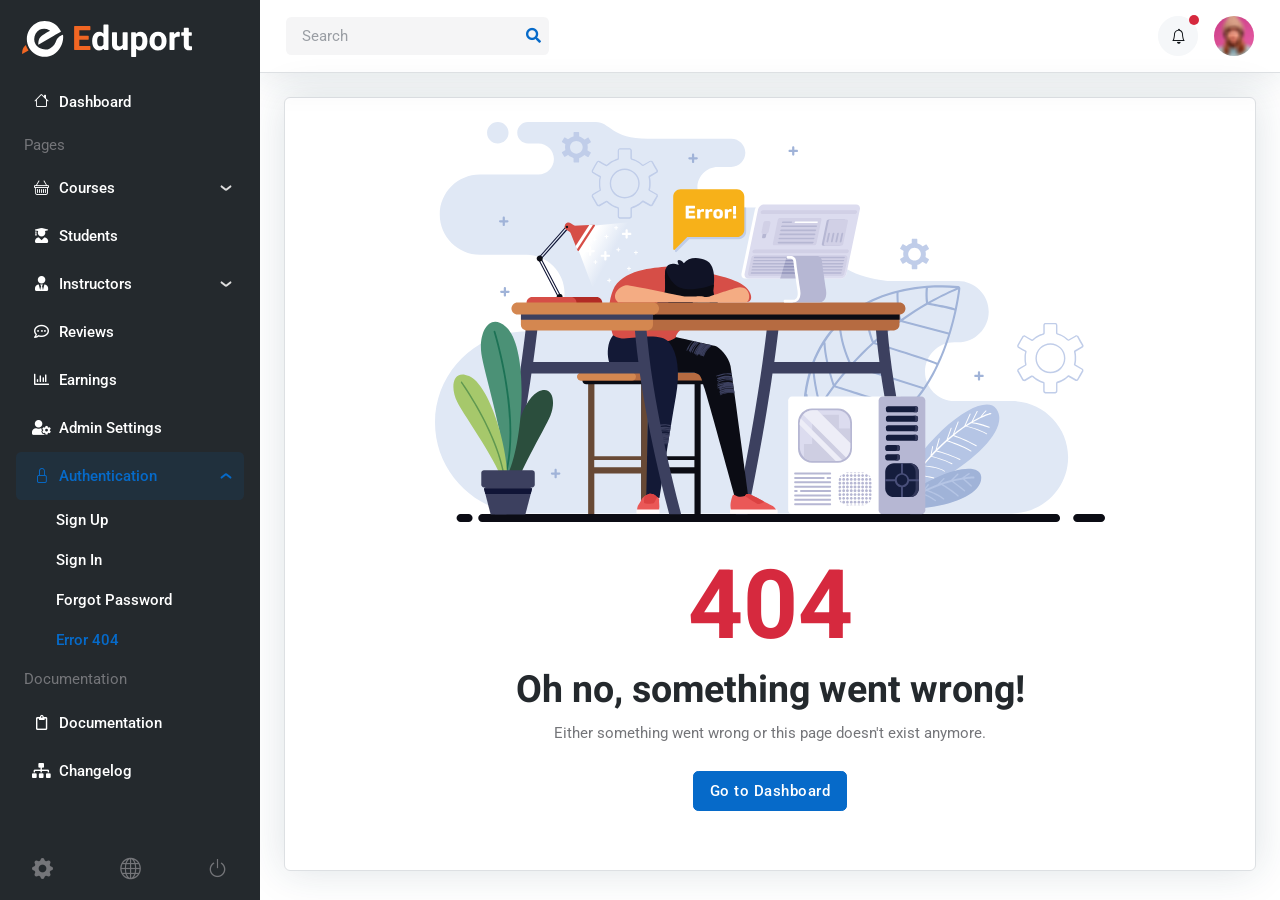
<file: template/admin-error-404.html>
<!DOCTYPE html>
<html lang="en">
<head>
	<title>Eduport- LMS, Education and Course Theme</title>

	<!-- Meta Tags -->
	<meta charset="utf-8">
	<meta name="viewport" content="width=device-width, initial-scale=1, shrink-to-fit=no">
	<meta name="author" content="Webestica.com">
	<meta name="description" content="Eduport- LMS, Education and Course Theme">

	<!-- Dark mode -->
	<script>
		const storedTheme = localStorage.getItem('theme')
 
		const getPreferredTheme = () => {
			if (storedTheme) {
				return storedTheme
			}
			return window.matchMedia('(prefers-color-scheme: light)').matches ? 'light' : 'light'
		}

		const setTheme = function (theme) {
			if (theme === 'auto' && window.matchMedia('(prefers-color-scheme: dark)').matches) {
				document.documentElement.setAttribute('data-bs-theme', 'dark')
			} else {
				document.documentElement.setAttribute('data-bs-theme', theme)
			}
		}

		setTheme(getPreferredTheme())

		window.addEventListener('DOMContentLoaded', () => {
		    var el = document.querySelector('.theme-icon-active');
			if(el != 'undefined' && el != null) {
				const showActiveTheme = theme => {
				const activeThemeIcon = document.querySelector('.theme-icon-active use')
				const btnToActive = document.querySelector(`[data-bs-theme-value="${theme}"]`)
				const svgOfActiveBtn = btnToActive.querySelector('.mode-switch use').getAttribute('href')

				document.querySelectorAll('[data-bs-theme-value]').forEach(element => {
					element.classList.remove('active')
				})

				btnToActive.classList.add('active')
				activeThemeIcon.setAttribute('href', svgOfActiveBtn)
			}

			window.matchMedia('(prefers-color-scheme: dark)').addEventListener('change', () => {
				if (storedTheme !== 'light' || storedTheme !== 'dark') {
					setTheme(getPreferredTheme())
				}
			})

			showActiveTheme(getPreferredTheme())

			document.querySelectorAll('[data-bs-theme-value]')
				.forEach(toggle => {
					toggle.addEventListener('click', () => {
						const theme = toggle.getAttribute('data-bs-theme-value')
						localStorage.setItem('theme', theme)
						setTheme(theme)
						showActiveTheme(theme)
					})
				})

			}
		})
		
	</script>

	<!-- Favicon -->
	<link rel="shortcut icon" href="assets/images/favicon.ico">

	<!-- Google Font -->
	<link rel="preconnect" href="https://fonts.googleapis.com">
	<link rel="preconnect" href="https://fonts.gstatic.com" crossorigin>
	<link rel="stylesheet" href="https://fonts.googleapis.com/css2?family=Heebo:wght@400;500;700&family=Roboto:wght@400;500;700&display=swap">

	<!-- Plugins CSS -->
	<link rel="stylesheet" type="text/css" href="assets/vendor/font-awesome/css/all.min.css">
	<link rel="stylesheet" type="text/css" href="assets/vendor/bootstrap-icons/bootstrap-icons.css">
	<link rel="stylesheet" type="text/css" href="assets/vendor/choices/css/choices.min.css">
	<link rel="stylesheet" type="text/css" href="assets/vendor/overlay-scrollbar/css/overlayscrollbars.min.css">

	<!-- Theme CSS -->
	<link rel="stylesheet" type="text/css" href="assets/css/style.css">

</head>

<body>


<!-- **************** MAIN CONTENT START **************** -->
<main>
	
<!-- Sidebar START -->
<nav class="navbar sidebar navbar-expand-xl navbar-dark bg-dark">

	<!-- Navbar brand for xl START -->
	<div class="d-flex align-items-center">
		<a class="navbar-brand" href="index.html">
			<img class="navbar-brand-item" src="assets/images/logo-light.svg" alt="">
		</a>
	</div>
	<!-- Navbar brand for xl END -->
	
	<div class="offcanvas offcanvas-start flex-row custom-scrollbar h-100" data-bs-backdrop="true" tabindex="-1" id="offcanvasSidebar">
		<div class="offcanvas-body sidebar-content d-flex flex-column bg-dark">

			<!-- Sidebar menu START -->
			<ul class="navbar-nav flex-column" id="navbar-sidebar">
				
				<!-- Menu item 1 -->
				<li class="nav-item"><a href="admin-dashboard.html" class="nav-link"><i class="bi bi-house fa-fw me-2"></i>Dashboard</a></li>
				
				<!-- Title -->
				<li class="nav-item ms-2 my-2">Pages</li>

				<!-- menu item 2 -->
				<li class="nav-item">
					<a class="nav-link" data-bs-toggle="collapse" href="#collapsepage" role="button" aria-expanded="false" aria-controls="collapsepage">
						<i class="bi bi-basket fa-fw me-2"></i>Courses
					</a>
					<!-- Submenu -->
					<ul class="nav collapse flex-column" id="collapsepage" data-bs-parent="#navbar-sidebar">
						<li class="nav-item"> <a class="nav-link" href="admin-course-list.html">All Courses</a></li>
						<li class="nav-item"> <a class="nav-link" href="admin-course-category.html">Course Category</a></li>
						<li class="nav-item"> <a class="nav-link" href="admin-course-detail.html">Course Detail</a></li>
					</ul>
				</li>

				<!-- Menu item 3 -->
				<li class="nav-item"> <a class="nav-link" href="admin-student-list.html"><i class="fas fa-user-graduate fa-fw me-2"></i>Students</a></li>

				<!-- Menu item 4 -->
				<li class="nav-item">
					<a class="nav-link" data-bs-toggle="collapse" href="#collapseinstructors" role="button" aria-expanded="false" aria-controls="collapseinstructors">
						<i class="fas fa-user-tie fa-fw me-2"></i>Instructors
					</a>
					<!-- Submenu -->
					<ul class="nav collapse flex-column" id="collapseinstructors" data-bs-parent="#navbar-sidebar">
						<li class="nav-item"> <a class="nav-link" href="admin-instructor-list.html">Instructors</a></li>
						<li class="nav-item"> <a class="nav-link" href="admin-instructor-detail.html">Instructor Detail</a></li>
						<li class="nav-item"> 
							<a class="nav-link" href="admin-instructor-request.html">Instructor requests
								<span class="badge text-bg-success rounded-circle ms-2">2</span>
							</a>
						</li>
					</ul>
				</li>
				
				<!-- Menu item 5 -->
				<li class="nav-item"> <a class="nav-link" href="admin-review.html"><i class="far fa-comment-dots fa-fw me-2"></i>Reviews</a></li>

				<!-- Menu item 6 -->
				<li class="nav-item"> <a class="nav-link" href="admin-earning.html"><i class="far fa-chart-bar fa-fw me-2"></i>Earnings</a></li>

				<!-- Menu item 7 -->
				<li class="nav-item"> <a class="nav-link" href="admin-setting.html"><i class="fas fa-user-cog fa-fw me-2"></i>Admin Settings</a></li>

				<!-- Menu item 8 -->
				<li class="nav-item">
					<a class="nav-link" data-bs-toggle="collapse" href="#collapseauthentication" role="button" aria-expanded="true" aria-controls="collapseauthentication">
						<i class="bi bi-lock fa-fw me-2"></i>Authentication
					</a>
					<!-- Submenu -->
					<ul class="nav collapse flex-column show" id="collapseauthentication" data-bs-parent="#navbar-sidebar">
						<li class="nav-item"> <a class="nav-link" href="sign-up.html">Sign Up</a></li>
						<li class="nav-item"> <a class="nav-link" href="sign-in.html">Sign In</a></li>
						<li class="nav-item"> <a class="nav-link" href="forgot-password.html">Forgot Password</a></li>
						<li class="nav-item"> <a class="nav-link active" href="error-404.html">Error 404</a></li>
					</ul>
				</li>

				<!-- Title -->
				<li class="nav-item ms-2 my-2">Documentation</li>

				<!-- Menu item 9 -->
				<li class="nav-item"> <a class="nav-link" href="docs/index.html"><i class="far fa-clipboard fa-fw me-2"></i>Documentation</a></li>

				<!-- Menu item 10 -->
				<li class="nav-item"> <a class="nav-link" href="docs/changelog.html"><i class="fas fa-sitemap fa-fw me-2"></i>Changelog</a></li>
			</ul>
			<!-- Sidebar menu end -->

			<!-- Sidebar footer START -->
			<div class="px-3 mt-auto pt-3">
				<div class="d-flex align-items-center justify-content-between text-primary-hover">
						<a class="h5 mb-0 text-body" href="admin-setting.html" data-bs-toggle="tooltip" data-bs-placement="top" title="Settings">
							<i class="bi bi-gear-fill"></i>
						</a>
						<a class="h5 mb-0 text-body" href="index.html" data-bs-toggle="tooltip" data-bs-placement="top" title="Home">
							<i class="bi bi-globe"></i>
						</a>
						<a class="h5 mb-0 text-body" href="sign-in.html" data-bs-toggle="tooltip" data-bs-placement="top" title="Sign out">
							<i class="bi bi-power"></i>
						</a>
				</div>
			</div>
			<!-- Sidebar footer END -->
			
		</div>
	</div>
</nav>
<!-- Sidebar END -->

<!-- Page content START -->
<div class="page-content">
	
	<!-- Top bar START -->
	<nav class="navbar top-bar navbar-light border-bottom py-0 py-xl-3">
		<div class="container-fluid p-0">
			<div class="d-flex align-items-center w-100">

				<!-- Logo START -->
				<div class="d-flex align-items-center d-xl-none">
					<a class="navbar-brand" href="index.html">
						<img class="light-mode-item navbar-brand-item h-30px" src="assets/images/logo-mobile.svg" alt="">
						<img class="dark-mode-item navbar-brand-item h-30px" src="assets/images/logo-mobile-light.svg" alt="">
					</a>
				</div>
				<!-- Logo END -->

				<!-- Toggler for sidebar START -->
				<div class="navbar-expand-xl sidebar-offcanvas-menu">
					<button class="navbar-toggler me-auto" type="button" data-bs-toggle="offcanvas" data-bs-target="#offcanvasSidebar" aria-controls="offcanvasSidebar" aria-expanded="false" aria-label="Toggle navigation" data-bs-auto-close="outside">
						<i class="bi bi-text-right fa-fw h2 lh-0 mb-0 rtl-flip" data-bs-target="#offcanvasMenu"> </i>
					</button>
				</div>
				<!-- Toggler for sidebar END -->
				
				<!-- Top bar left -->
				<div class="navbar-expand-lg ms-auto ms-xl-0">
					
					<!-- Toggler for menubar START -->
					<button class="navbar-toggler ms-auto" type="button" data-bs-toggle="collapse" data-bs-target="#navbarTopContent" aria-controls="navbarTopContent" aria-expanded="false" aria-label="Toggle navigation">
						<span class="navbar-toggler-animation">
							<span></span>
							<span></span>
							<span></span>
						</span>
					</button>
					<!-- Toggler for menubar END -->

					<!-- Topbar menu START -->
					<div class="collapse navbar-collapse w-100" id="navbarTopContent">
						<!-- Top search START -->
						<div class="nav my-3 my-xl-0 flex-nowrap align-items-center">
							<div class="nav-item w-100">
								<form class="position-relative">
									<input class="form-control pe-5 bg-secondary bg-opacity-10 border-0" type="search" placeholder="Search" aria-label="Search">
									<button class="bg-transparent px-2 py-0 border-0 position-absolute top-50 end-0 translate-middle-y" type="submit"><i class="fas fa-search fs-6 text-primary"></i></button>
								</form>
							</div>
						</div>
						<!-- Top search END -->
					</div>
					<!-- Topbar menu END -->
				</div>
				<!-- Top bar left END -->
				
				<!-- Top bar right START -->
				<div class="ms-xl-auto">
					<ul class="navbar-nav flex-row align-items-center">

						<!-- Notification dropdown START -->
						<li class="nav-item ms-2 ms-md-3 dropdown">
							<!-- Notification button -->
							<a class="btn btn-light btn-round mb-0" href="#" role="button" data-bs-toggle="dropdown" aria-expanded="false" data-bs-auto-close="outside">
								<i class="bi bi-bell fa-fw"></i>
							</a>
							<!-- Notification dote -->
							<span class="notif-badge animation-blink"></span>

							<!-- Notification dropdown menu START -->
							<div class="dropdown-menu dropdown-animation dropdown-menu-end dropdown-menu-size-md p-0 shadow-lg border-0">
								<div class="card bg-transparent">
									<div class="card-header bg-transparent border-bottom py-4 d-flex justify-content-between align-items-center">
										<h6 class="m-0">Notifications <span class="badge bg-danger bg-opacity-10 text-danger ms-2">2 new</span></h6>
										<a class="small" href="#">Clear all</a>
									</div>
									<div class="card-body p-0">
										<ul class="list-group list-unstyled list-group-flush">
											<!-- Notif item -->
											<li>
												<a href="#" class="list-group-item-action border-0 border-bottom d-flex p-3">
													<div class="me-3">
														<div class="avatar avatar-md">
															<img class="avatar-img rounded-circle" src="assets/images/avatar/08.jpg" alt="avatar">
														</div>
													</div>
													<div>
														<p class="text-body small m-0">Congratulate <b>Joan Wallace</b> for graduating from <b>Microverse university</b></p>
														<u class="small">Say congrats</u>
													</div>
												</a>
											</li>

											<!-- Notif item -->
											<li>
												<a href="#" class="list-group-item-action border-0 border-bottom d-flex p-3">
													<div class="me-3">
														<div class="avatar avatar-md">
															<img class="avatar-img rounded-circle" src="assets/images/avatar/02.jpg" alt="avatar">
														</div>
													</div>
													<div>
														<h6 class="mb-1">Larry Lawson Added a new course</h6>
														<p class="small text-body m-0">What's new! Find out about new features</p>
														<u class="small">View detail</u>
													</div>
												</a>
											</li>

											<!-- Notif item -->
											<li>
												<a href="#" class="list-group-item-action border-0 border-bottom d-flex p-3">
													<div class="me-3">
														<div class="avatar avatar-md">
															<img class="avatar-img rounded-circle" src="assets/images/avatar/05.jpg" alt="avatar">
														</div>
													</div>
													<div>
														<h6 class="mb-1">New request to apply for Instructor</h6>
														<u class="small">View detail</u>
													</div>
												</a>
											</li>

											<!-- Notif item -->
											<li>
												<a href="#" class="list-group-item-action border-0 border-bottom d-flex p-3">
													<div class="me-3">
														<div class="avatar avatar-md">
															<img class="avatar-img rounded-circle" src="assets/images/avatar/03.jpg" alt="avatar">
														</div>
													</div>
													<div>
														<h6 class="mb-1">Update v2.3 completed successfully</h6>
														<p class="small text-body m-0">What's new! Find out about new features</p>
														<small class="text-body">5 min ago</small>
													</div>
												</a>
											</li>
										</ul>
									</div>
									<!-- Button -->
									<div class="card-footer bg-transparent border-0 py-3 text-center position-relative">
										<a href="#" class="stretched-link">See all incoming activity</a>
									</div>
								</div>
							</div>
							<!-- Notification dropdown menu END -->
						</li>
						<!-- Notification dropdown END -->

						<!-- Profile dropdown START -->
						<li class="nav-item ms-2 ms-md-3 dropdown">
							<!-- Avatar -->
							<a class="avatar avatar-sm p-0" href="#" id="profileDropdown" role="button" data-bs-auto-close="outside" data-bs-display="static" data-bs-toggle="dropdown" aria-expanded="false">
								<img class="avatar-img rounded-circle" src="assets/images/avatar/01.jpg" alt="avatar">
							</a>

							<!-- Profile dropdown START -->
							<ul class="dropdown-menu dropdown-animation dropdown-menu-end shadow pt-3" aria-labelledby="profileDropdown">
								<!-- Profile info -->
								<li class="px-3">
									<div class="d-flex align-items-center">
										<!-- Avatar -->
										<div class="avatar me-3 mb-3">
											<img class="avatar-img rounded-circle shadow" src="assets/images/avatar/01.jpg" alt="avatar">
										</div>
										<div>
											<a class="h6 mt-2 mt-sm-0" href="#">Lori Ferguson</a>
											<p class="small m-0">example@gmail.com</p>
										</div>
									</div>
								</li>
                <li> <hr class="dropdown-divider"></li>
								<!-- Links -->
								<li><a class="dropdown-item" href="#"><i class="bi bi-person fa-fw me-2"></i>Edit Profile</a></li>
								<li><a class="dropdown-item" href="#"><i class="bi bi-gear fa-fw me-2"></i>Account Settings</a></li>
								<li><a class="dropdown-item" href="#"><i class="bi bi-info-circle fa-fw me-2"></i>Help</a></li>
								<li><a class="dropdown-item bg-danger-soft-hover" href="#"><i class="bi bi-power fa-fw me-2"></i>Sign Out</a></li>
								<li> <hr class="dropdown-divider"></li>

								<!-- Dark mode options START -->
								<li>
									<div class="bg-light dark-mode-switch theme-icon-active d-flex align-items-center p-1 rounded mt-2">
										<!-- <span>Mode:</span> -->
										<button type="button" class="btn btn-sm mb-0" data-bs-theme-value="light">
											<svg xmlns="http://www.w3.org/2000/svg" width="16" height="16" fill="currentColor" class="bi bi-sun fa-fw mode-switch" viewBox="0 0 16 16">
												<path d="M8 11a3 3 0 1 1 0-6 3 3 0 0 1 0 6zm0 1a4 4 0 1 0 0-8 4 4 0 0 0 0 8zM8 0a.5.5 0 0 1 .5.5v2a.5.5 0 0 1-1 0v-2A.5.5 0 0 1 8 0zm0 13a.5.5 0 0 1 .5.5v2a.5.5 0 0 1-1 0v-2A.5.5 0 0 1 8 13zm8-5a.5.5 0 0 1-.5.5h-2a.5.5 0 0 1 0-1h2a.5.5 0 0 1 .5.5zM3 8a.5.5 0 0 1-.5.5h-2a.5.5 0 0 1 0-1h2A.5.5 0 0 1 3 8zm10.657-5.657a.5.5 0 0 1 0 .707l-1.414 1.415a.5.5 0 1 1-.707-.708l1.414-1.414a.5.5 0 0 1 .707 0zm-9.193 9.193a.5.5 0 0 1 0 .707L3.05 13.657a.5.5 0 0 1-.707-.707l1.414-1.414a.5.5 0 0 1 .707 0zm9.193 2.121a.5.5 0 0 1-.707 0l-1.414-1.414a.5.5 0 0 1 .707-.707l1.414 1.414a.5.5 0 0 1 0 .707zM4.464 4.465a.5.5 0 0 1-.707 0L2.343 3.05a.5.5 0 1 1 .707-.707l1.414 1.414a.5.5 0 0 1 0 .708z"/>
												<use href="#"></use>
											</svg> Light
										</button>
										<button type="button" class="btn btn-sm mb-0" data-bs-theme-value="dark">
											<svg xmlns="http://www.w3.org/2000/svg" width="16" height="16" fill="currentColor" class="bi bi-moon-stars fa-fw mode-switch" viewBox="0 0 16 16">
												<path d="M6 .278a.768.768 0 0 1 .08.858 7.208 7.208 0 0 0-.878 3.46c0 4.021 3.278 7.277 7.318 7.277.527 0 1.04-.055 1.533-.16a.787.787 0 0 1 .81.316.733.733 0 0 1-.031.893A8.349 8.349 0 0 1 8.344 16C3.734 16 0 12.286 0 7.71 0 4.266 2.114 1.312 5.124.06A.752.752 0 0 1 6 .278zM4.858 1.311A7.269 7.269 0 0 0 1.025 7.71c0 4.02 3.279 7.276 7.319 7.276a7.316 7.316 0 0 0 5.205-2.162c-.337.042-.68.063-1.029.063-4.61 0-8.343-3.714-8.343-8.29 0-1.167.242-2.278.681-3.286z"/>
												<path d="M10.794 3.148a.217.217 0 0 1 .412 0l.387 1.162c.173.518.579.924 1.097 1.097l1.162.387a.217.217 0 0 1 0 .412l-1.162.387a1.734 1.734 0 0 0-1.097 1.097l-.387 1.162a.217.217 0 0 1-.412 0l-.387-1.162A1.734 1.734 0 0 0 9.31 6.593l-1.162-.387a.217.217 0 0 1 0-.412l1.162-.387a1.734 1.734 0 0 0 1.097-1.097l.387-1.162zM13.863.099a.145.145 0 0 1 .274 0l.258.774c.115.346.386.617.732.732l.774.258a.145.145 0 0 1 0 .274l-.774.258a1.156 1.156 0 0 0-.732.732l-.258.774a.145.145 0 0 1-.274 0l-.258-.774a1.156 1.156 0 0 0-.732-.732l-.774-.258a.145.145 0 0 1 0-.274l.774-.258c.346-.115.617-.386.732-.732L13.863.1z"/>
												<use href="#"></use>
											</svg> Dark
										</button>
										<button type="button" class="btn btn-sm mb-0 active" data-bs-theme-value="auto">
											<svg xmlns="http://www.w3.org/2000/svg" width="16" height="16" fill="currentColor" class="bi bi-circle-half fa-fw mode-switch" viewBox="0 0 16 16">
												<path d="M8 15A7 7 0 1 0 8 1v14zm0 1A8 8 0 1 1 8 0a8 8 0 0 1 0 16z"/>
												<use href="#"></use>
											</svg> Auto
										</button>
									</div>
								</li> 
								<!-- Dark mode options END-->
							</ul>
							<!-- Profile dropdown END -->
						</li>
						<!-- Profile dropdown END -->
					</ul>
				</div>
				<!-- Top bar right END -->
			</div>
		</div>
	</nav>
	<!-- Top bar END -->

	<!-- Page main content START -->
	<div class="page-content-wrapper border">
		<!-- Main card START -->
    <div class="row">
			<div class="col-12 text-center">
				<!-- Image -->
				<img src="assets/images/element/error404-01.svg" class="h-200px h-md-400px mb-4" alt="">
				<!-- Title -->
				<h1 class="display-1 text-danger mb-0">404</h1>
				<!-- Subtitle -->
				<h2>Oh no, something went wrong!</h2>
				<!-- info -->
				<p class="mb-4">Either something went wrong or this page doesn't exist anymore.</p>
				<!-- Button -->
				<a href="admin-dashboard.html" class="btn btn-primary mb-0">Go to Dashboard</a>
			</div>
		</div>
		<!-- Main card END -->
	</div>
	<!-- Page main content END -->

</div>
<!-- Page content END -->

</main>
<!-- **************** MAIN CONTENT END **************** -->

<!-- Modal START -->
<div class="modal fade" id="appDetail" tabindex="-1" aria-labelledby="appDetaillabel" aria-hidden="true">
	<div class="modal-dialog modal-dialog-centered modal-lg">
		<div class="modal-content">
			
			<!-- Modal header -->
			<div class="modal-header bg-dark">
				<h5 class="modal-title text-white" id="appDetaillabel">Applicant details</h5>
				<button type="button" class="btn btn-sm btn-light mb-0" data-bs-dismiss="modal" aria-label="Close"><i class="bi bi-x-lg"></i></button>
			</div>

			<!-- Modal body -->
			<div class="modal-body p-5">
				<!-- Name -->
				<span class="small">Applicant Name:</span>
				<h6 class="mb-3">Jacqueline Miller</h6>

				<!-- Email -->
				<span class="small">Applicant Email id:</span>
				<h6 class="mb-3">example@gmail.com</h6>

				<!-- Phone number -->
				<span class="small">Applicant Phone number:</span>
				<h6 class="mb-3">+123 456 789 10</h6>

				<!-- Summary -->
				<span class="small">Summary:</span>
				<p class="text-dark mb-2">We focus a great deal on the understanding of behavioral psychology and influence triggers which are crucial for becoming a well rounded Digital Marketer. We understand that theory is important to build a solid foundation, we understand that theory alone isn’t going to get the job done so that’s why this course is packed with practical hands-on examples that you can follow step by step.</p>
				<p class="text-dark mb-0">As it so contrasted oh estimating instrument. Size like body someone had. Are conduct viewing boy minutes warrant the expense? Tolerably behavior may admit daughters offending her ask own. Praise effect wishes change way and any wanted. Lively use looked latter regard had. Do he it part more last in.</p>
			</div>

			<!-- Modal footer -->
			<div class="modal-footer">
				<button type="button" class="btn btn-danger-soft my-0" data-bs-dismiss="modal">Close</button>
			</div>
		</div>
	</div>
</div>   
<!-- Modal END -->

<!-- Back to top -->
<div class="back-top"><i class="bi bi-arrow-up-short position-absolute top-50 start-50 translate-middle"></i></div>

<!-- Bootstrap JS -->
<script src="assets/vendor/bootstrap/dist/js/bootstrap.bundle.min.js"></script>

<!-- Vendors -->
<script src="assets/vendor/choices/js/choices.min.js"></script>
<script src="assets/vendor/overlay-scrollbar/js/overlayscrollbars.min.js"></script>

<!-- Template Functions -->
<script src="assets/js/functions.js"></script>

</body>
</html>
</file>
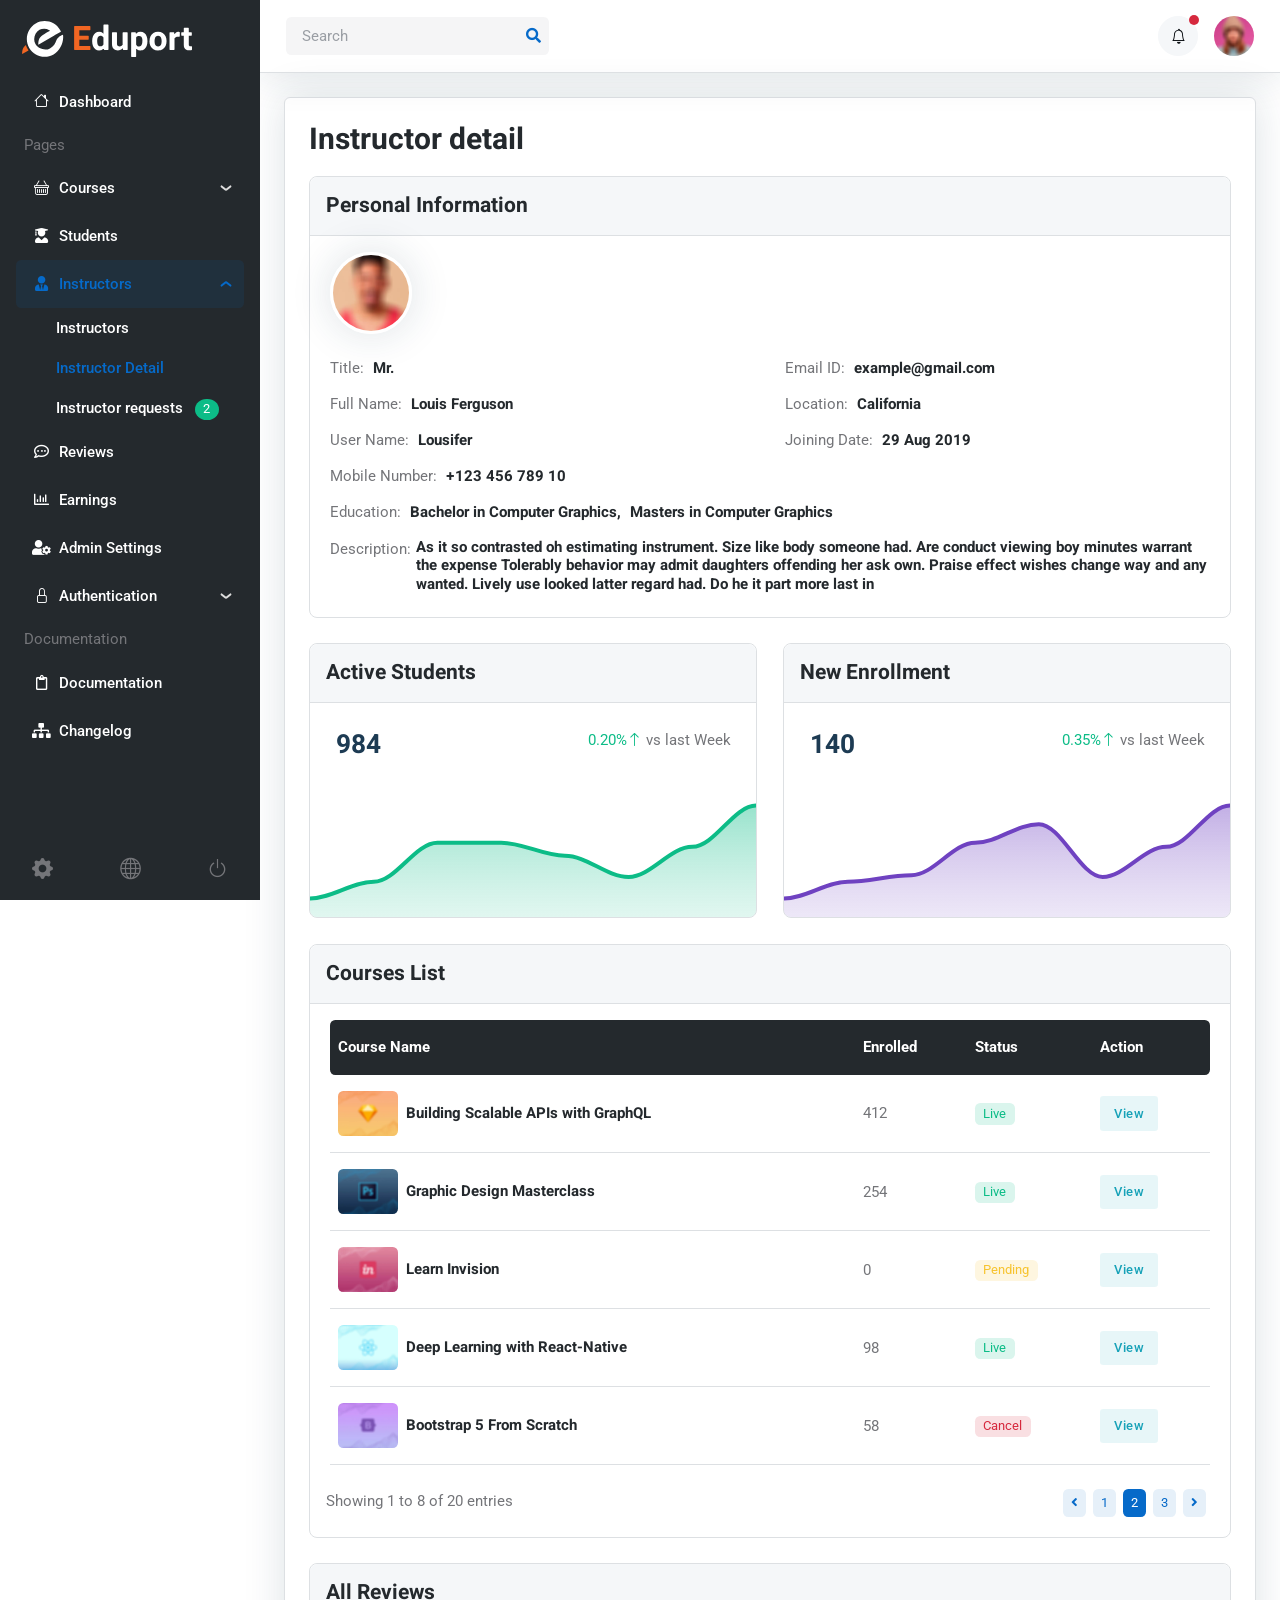
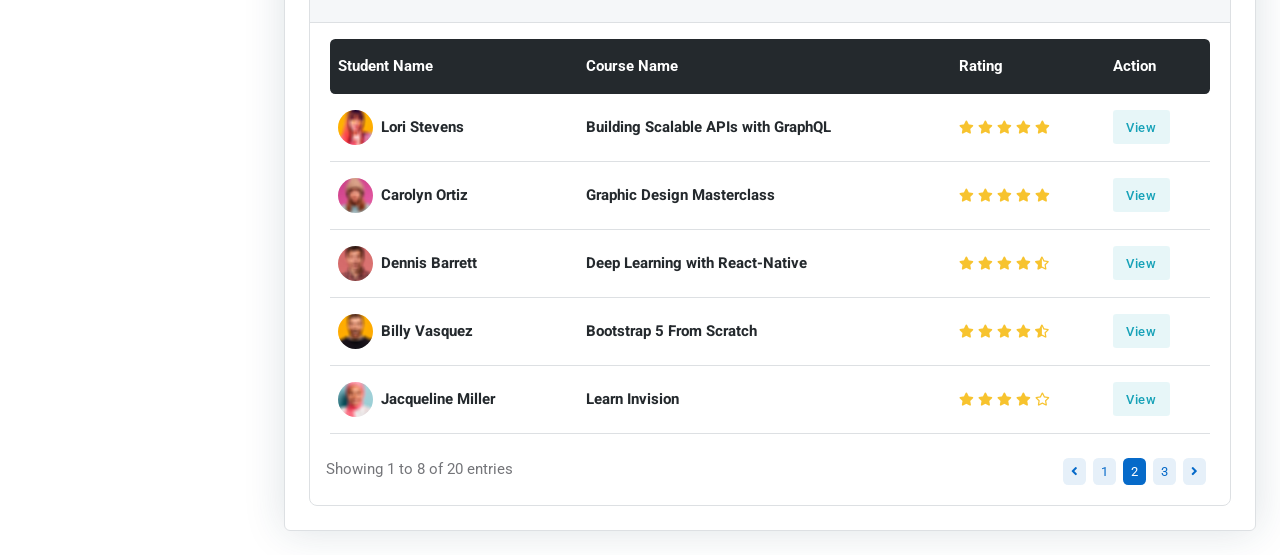
<file: template/admin-instructor-detail.html>
<!DOCTYPE html>
<html lang="en">
<head>
	<title>Eduport- LMS, Education and Course Theme</title>

	<!-- Meta Tags -->
	<meta charset="utf-8">
	<meta name="viewport" content="width=device-width, initial-scale=1, shrink-to-fit=no">
	<meta name="author" content="Webestica.com">
	<meta name="description" content="Eduport- LMS, Education and Course Theme">

	<!-- Dark mode -->
	<script>
		const storedTheme = localStorage.getItem('theme')
 
		const getPreferredTheme = () => {
			if (storedTheme) {
				return storedTheme
			}
			return window.matchMedia('(prefers-color-scheme: light)').matches ? 'light' : 'light'
		}

		const setTheme = function (theme) {
			if (theme === 'auto' && window.matchMedia('(prefers-color-scheme: dark)').matches) {
				document.documentElement.setAttribute('data-bs-theme', 'dark')
			} else {
				document.documentElement.setAttribute('data-bs-theme', theme)
			}
		}

		setTheme(getPreferredTheme())

		window.addEventListener('DOMContentLoaded', () => {
		    var el = document.querySelector('.theme-icon-active');
			if(el != 'undefined' && el != null) {
				const showActiveTheme = theme => {
				const activeThemeIcon = document.querySelector('.theme-icon-active use')
				const btnToActive = document.querySelector(`[data-bs-theme-value="${theme}"]`)
				const svgOfActiveBtn = btnToActive.querySelector('.mode-switch use').getAttribute('href')

				document.querySelectorAll('[data-bs-theme-value]').forEach(element => {
					element.classList.remove('active')
				})

				btnToActive.classList.add('active')
				activeThemeIcon.setAttribute('href', svgOfActiveBtn)
			}

			window.matchMedia('(prefers-color-scheme: dark)').addEventListener('change', () => {
				if (storedTheme !== 'light' || storedTheme !== 'dark') {
					setTheme(getPreferredTheme())
				}
			})

			showActiveTheme(getPreferredTheme())

			document.querySelectorAll('[data-bs-theme-value]')
				.forEach(toggle => {
					toggle.addEventListener('click', () => {
						const theme = toggle.getAttribute('data-bs-theme-value')
						localStorage.setItem('theme', theme)
						setTheme(theme)
						showActiveTheme(theme)
					})
				})

			}
		})
		
	</script>

	<!-- Favicon -->
	<link rel="shortcut icon" href="assets/images/favicon.ico">

	<!-- Google Font -->
	<link rel="preconnect" href="https://fonts.googleapis.com">
	<link rel="preconnect" href="https://fonts.gstatic.com" crossorigin>
	<link rel="stylesheet" href="https://fonts.googleapis.com/css2?family=Heebo:wght@400;500;700&family=Roboto:wght@400;500;700&display=swap">

	<!-- Plugins CSS -->
	<link rel="stylesheet" type="text/css" href="assets/vendor/font-awesome/css/all.min.css">
	<link rel="stylesheet" type="text/css" href="assets/vendor/bootstrap-icons/bootstrap-icons.css">
	<link rel="stylesheet" type="text/css" href="assets/vendor/choices/css/choices.min.css">
	<link rel="stylesheet" type="text/css" href="assets/vendor/apexcharts/css/apexcharts.css">
	<link rel="stylesheet" type="text/css" href="assets/vendor/overlay-scrollbar/css/overlayscrollbars.min.css">

	<!-- Theme CSS -->
	<link rel="stylesheet" type="text/css" href="assets/css/style.css">

</head>

<body>


<!-- **************** MAIN CONTENT START **************** -->
<main>
	
<!-- Sidebar START -->
<nav class="navbar sidebar navbar-expand-xl navbar-dark bg-dark">

	<!-- Navbar brand for xl START -->
	<div class="d-flex align-items-center">
		<a class="navbar-brand" href="index.html">
			<img class="navbar-brand-item" src="assets/images/logo-light.svg" alt="">
		</a>
	</div>
	<!-- Navbar brand for xl END -->
	
	<div class="offcanvas offcanvas-start flex-row custom-scrollbar h-100" data-bs-backdrop="true" tabindex="-1" id="offcanvasSidebar">
		<div class="offcanvas-body sidebar-content d-flex flex-column bg-dark">

			<!-- Sidebar menu START -->
			<ul class="navbar-nav flex-column" id="navbar-sidebar">
				
				<!-- Menu item 1 -->
				<li class="nav-item"><a href="admin-dashboard.html" class="nav-link"><i class="bi bi-house fa-fw me-2"></i>Dashboard</a></li>
				
				<!-- Title -->
				<li class="nav-item ms-2 my-2">Pages</li>

				<!-- menu item 2 -->
				<li class="nav-item">
					<a class="nav-link" data-bs-toggle="collapse" href="#collapsepage" role="button" aria-expanded="false" aria-controls="collapsepage">
						<i class="bi bi-basket fa-fw me-2"></i>Courses
					</a>
					<!-- Submenu -->
					<ul class="nav collapse flex-column" id="collapsepage" data-bs-parent="#navbar-sidebar">
						<li class="nav-item"> <a class="nav-link" href="admin-course-list.html">All Courses</a></li>
						<li class="nav-item"> <a class="nav-link" href="admin-course-category.html">Course Category</a></li>
						<li class="nav-item"> <a class="nav-link" href="admin-course-detail.html">Course Detail</a></li>
					</ul>
				</li>

				<!-- Menu item 3 -->
				<li class="nav-item"> <a class="nav-link" href="admin-student-list.html"><i class="fas fa-user-graduate fa-fw me-2"></i>Students</a></li>

				<!-- Menu item 4 -->
				<li class="nav-item">
					<a class="nav-link" data-bs-toggle="collapse" href="#collapseinstructors" role="button" aria-expanded="true" aria-controls="collapseinstructors">
						<i class="fas fa-user-tie fa-fw me-2"></i>Instructors
					</a>
					<!-- Submenu -->
					<ul class="nav collapse flex-column show" id="collapseinstructors" data-bs-parent="#navbar-sidebar">
						<li class="nav-item"> <a class="nav-link" href="admin-instructor-list.html">Instructors</a></li>
						<li class="nav-item"> <a class="nav-link active" href="admin-instructor-detail.html">Instructor Detail</a></li>
						<li class="nav-item"> 
							<a class="nav-link" href="admin-instructor-request.html">Instructor requests
								<span class="badge text-bg-success rounded-circle ms-2">2</span>
							</a>
						</li>
					</ul>
				</li>
				
				<!-- Menu item 5 -->
				<li class="nav-item"> <a class="nav-link" href="admin-review.html"><i class="far fa-comment-dots fa-fw me-2"></i>Reviews</a></li>

				<!-- Menu item 6 -->
				<li class="nav-item"> <a class="nav-link" href="admin-earning.html"><i class="far fa-chart-bar fa-fw me-2"></i>Earnings</a></li>

				<!-- Menu item 7 -->
				<li class="nav-item"> <a class="nav-link" href="admin-setting.html"><i class="fas fa-user-cog fa-fw me-2"></i>Admin Settings</a></li>

				<!-- Menu item 8 -->
				<li class="nav-item">
					<a class="nav-link" data-bs-toggle="collapse" href="#collapseauthentication" role="button" aria-expanded="false" aria-controls="collapseauthentication">
						<i class="bi bi-lock fa-fw me-2"></i>Authentication
					</a>
					<!-- Submenu -->
					<ul class="nav collapse flex-column" id="collapseauthentication" data-bs-parent="#navbar-sidebar">
						<li class="nav-item"> <a class="nav-link" href="sign-up.html">Sign Up</a></li>
						<li class="nav-item"> <a class="nav-link" href="sign-in.html">Sign In</a></li>
						<li class="nav-item"> <a class="nav-link" href="forgot-password.html">Forgot Password</a></li>
						<li class="nav-item"> <a class="nav-link" href="admin-error-404.html">Error 404</a></li>
					</ul>
				</li>

				<!-- Title -->
				<li class="nav-item ms-2 my-2">Documentation</li>

				<!-- Menu item 9 -->
				<li class="nav-item"> <a class="nav-link" href="docs/index.html"><i class="far fa-clipboard fa-fw me-2"></i>Documentation</a></li>

				<!-- Menu item 10 -->
				<li class="nav-item"> <a class="nav-link" href="docs/changelog.html"><i class="fas fa-sitemap fa-fw me-2"></i>Changelog</a></li>
			</ul>
			<!-- Sidebar menu end -->
			
			<!-- Sidebar footer START -->
			<div class="px-3 mt-auto pt-3">
				<div class="d-flex align-items-center justify-content-between text-primary-hover">
						<a class="h5 mb-0 text-body" href="admin-setting.html" data-bs-toggle="tooltip" data-bs-placement="top" title="Settings">
							<i class="bi bi-gear-fill"></i>
						</a>
						<a class="h5 mb-0 text-body" href="index.html" data-bs-toggle="tooltip" data-bs-placement="top" title="Home">
							<i class="bi bi-globe"></i>
						</a>
						<a class="h5 mb-0 text-body" href="sign-in.html" data-bs-toggle="tooltip" data-bs-placement="top" title="Sign out">
							<i class="bi bi-power"></i>
						</a>
				</div>
			</div>
			<!-- Sidebar footer END -->
			
		</div>
	</div>
</nav>
<!-- Sidebar END -->

<!-- Page content START -->
<div class="page-content">
	
	<!-- Top bar START -->
	<nav class="navbar top-bar navbar-light border-bottom py-0 py-xl-3">
		<div class="container-fluid p-0">
			<div class="d-flex align-items-center w-100">

				<!-- Logo START -->
				<div class="d-flex align-items-center d-xl-none">
					<a class="navbar-brand" href="index.html">
						<img class="light-mode-item navbar-brand-item h-30px" src="assets/images/logo-mobile.svg" alt="">
						<img class="dark-mode-item navbar-brand-item h-30px" src="assets/images/logo-mobile-light.svg" alt="">
					</a>
				</div>
				<!-- Logo END -->

				<!-- Toggler for sidebar START -->
				<div class="navbar-expand-xl sidebar-offcanvas-menu">
					<button class="navbar-toggler me-auto" type="button" data-bs-toggle="offcanvas" data-bs-target="#offcanvasSidebar" aria-controls="offcanvasSidebar" aria-expanded="false" aria-label="Toggle navigation" data-bs-auto-close="outside">
						<i class="bi bi-text-right fa-fw h2 lh-0 mb-0 rtl-flip" data-bs-target="#offcanvasMenu"> </i>
					</button>
				</div>
				<!-- Toggler for sidebar END -->
				
				<!-- Top bar left -->
				<div class="navbar-expand-lg ms-auto ms-xl-0">
					
					<!-- Toggler for menubar START -->
					<button class="navbar-toggler ms-auto" type="button" data-bs-toggle="collapse" data-bs-target="#navbarTopContent" aria-controls="navbarTopContent" aria-expanded="false" aria-label="Toggle navigation">
						<span class="navbar-toggler-animation">
							<span></span>
							<span></span>
							<span></span>
						</span>
					</button>
					<!-- Toggler for menubar END -->

					<!-- Topbar menu START -->
					<div class="collapse navbar-collapse w-100" id="navbarTopContent">
						<!-- Top search START -->
						<div class="nav my-3 my-xl-0 flex-nowrap align-items-center">
							<div class="nav-item w-100">
								<form class="position-relative">
									<input class="form-control pe-5 bg-secondary bg-opacity-10 border-0" type="search" placeholder="Search" aria-label="Search">
									<button class="bg-transparent px-2 py-0 border-0 position-absolute top-50 end-0 translate-middle-y" type="submit"><i class="fas fa-search fs-6 text-primary"></i></button>
								</form>
							</div>
						</div>
						<!-- Top search END -->
					</div>
					<!-- Topbar menu END -->
				</div>
				<!-- Top bar left END -->
				
				<!-- Top bar right START -->
				<div class="ms-xl-auto">
					<ul class="navbar-nav flex-row align-items-center">

						<!-- Notification dropdown START -->
						<li class="nav-item ms-2 ms-md-3 dropdown">
							<!-- Notification button -->
							<a class="btn btn-light btn-round mb-0" href="#" role="button" data-bs-toggle="dropdown" aria-expanded="false" data-bs-auto-close="outside">
								<i class="bi bi-bell fa-fw"></i>
							</a>
							<!-- Notification dote -->
							<span class="notif-badge animation-blink"></span>

							<!-- Notification dropdown menu START -->
							<div class="dropdown-menu dropdown-animation dropdown-menu-end dropdown-menu-size-md p-0 shadow-lg border-0">
								<div class="card bg-transparent">
									<div class="card-header bg-transparent border-bottom py-4 d-flex justify-content-between align-items-center">
										<h6 class="m-0">Notifications <span class="badge bg-danger bg-opacity-10 text-danger ms-2">2 new</span></h6>
										<a class="small" href="#">Clear all</a>
									</div>
									<div class="card-body p-0">
										<ul class="list-group list-unstyled list-group-flush">
											<!-- Notif item -->
											<li>
												<a href="#" class="list-group-item-action border-0 border-bottom d-flex p-3">
													<div class="me-3">
														<div class="avatar avatar-md">
															<img class="avatar-img rounded-circle" src="assets/images/avatar/08.jpg" alt="avatar">
														</div>
													</div>
													<div>
														<p class="text-body small m-0">Congratulate <b>Joan Wallace</b> for graduating from <b>Microverse university</b></p>
														<u class="small">Say congrats</u>
													</div>
												</a>
											</li>

											<!-- Notif item -->
											<li>
												<a href="#" class="list-group-item-action border-0 border-bottom d-flex p-3">
													<div class="me-3">
														<div class="avatar avatar-md">
															<img class="avatar-img rounded-circle" src="assets/images/avatar/02.jpg" alt="avatar">
														</div>
													</div>
													<div>
														<h6 class="mb-1">Larry Lawson Added a new course</h6>
														<p class="small text-body m-0">What's new! Find out about new features</p>
														<u class="small">View detail</u>
													</div>
												</a>
											</li>

											<!-- Notif item -->
											<li>
												<a href="#" class="list-group-item-action border-0 border-bottom d-flex p-3">
													<div class="me-3">
														<div class="avatar avatar-md">
															<img class="avatar-img rounded-circle" src="assets/images/avatar/05.jpg" alt="avatar">
														</div>
													</div>
													<div>
														<h6 class="mb-1">New request to apply for Instructor</h6>
														<u class="small">View detail</u>
													</div>
												</a>
											</li>

											<!-- Notif item -->
											<li>
												<a href="#" class="list-group-item-action border-0 border-bottom d-flex p-3">
													<div class="me-3">
														<div class="avatar avatar-md">
															<img class="avatar-img rounded-circle" src="assets/images/avatar/03.jpg" alt="avatar">
														</div>
													</div>
													<div>
														<h6 class="mb-1">Update v2.3 completed successfully</h6>
														<p class="small text-body m-0">What's new! Find out about new features</p>
														<small class="text-body">5 min ago</small>
													</div>
												</a>
											</li>
										</ul>
									</div>
									<!-- Button -->
									<div class="card-footer bg-transparent border-0 py-3 text-center position-relative">
										<a href="#" class="stretched-link">See all incoming activity</a>
									</div>
								</div>
							</div>
							<!-- Notification dropdown menu END -->
						</li>
						<!-- Notification dropdown END -->

						<!-- Profile dropdown START -->
						<li class="nav-item ms-2 ms-md-3 dropdown">
							<!-- Avatar -->
							<a class="avatar avatar-sm p-0" href="#" id="profileDropdown" role="button" data-bs-auto-close="outside" data-bs-display="static" data-bs-toggle="dropdown" aria-expanded="false">
								<img class="avatar-img rounded-circle" src="assets/images/avatar/01.jpg" alt="avatar">
							</a>

							<!-- Profile dropdown START -->
							<ul class="dropdown-menu dropdown-animation dropdown-menu-end shadow pt-3" aria-labelledby="profileDropdown">
								<!-- Profile info -->
								<li class="px-3">
									<div class="d-flex align-items-center">
										<!-- Avatar -->
										<div class="avatar me-3 mb-3">
											<img class="avatar-img rounded-circle shadow" src="assets/images/avatar/01.jpg" alt="avatar">
										</div>
										<div>
											<a class="h6 mt-2 mt-sm-0" href="#">Lori Ferguson</a>
											<p class="small m-0">example@gmail.com</p>
										</div>
									</div>
								</li>
                <li> <hr class="dropdown-divider"></li>
								<!-- Links -->
								<li><a class="dropdown-item" href="#"><i class="bi bi-person fa-fw me-2"></i>Edit Profile</a></li>
								<li><a class="dropdown-item" href="#"><i class="bi bi-gear fa-fw me-2"></i>Account Settings</a></li>
								<li><a class="dropdown-item" href="#"><i class="bi bi-info-circle fa-fw me-2"></i>Help</a></li>
								<li><a class="dropdown-item bg-danger-soft-hover" href="#"><i class="bi bi-power fa-fw me-2"></i>Sign Out</a></li>
								<li> <hr class="dropdown-divider"></li>

								<!-- Dark mode options START -->
								<li>
									<div class="bg-light dark-mode-switch theme-icon-active d-flex align-items-center p-1 rounded mt-2">
										<!-- <span>Mode:</span> -->
										<button type="button" class="btn btn-sm mb-0" data-bs-theme-value="light">
											<svg xmlns="http://www.w3.org/2000/svg" width="16" height="16" fill="currentColor" class="bi bi-sun fa-fw mode-switch" viewBox="0 0 16 16">
												<path d="M8 11a3 3 0 1 1 0-6 3 3 0 0 1 0 6zm0 1a4 4 0 1 0 0-8 4 4 0 0 0 0 8zM8 0a.5.5 0 0 1 .5.5v2a.5.5 0 0 1-1 0v-2A.5.5 0 0 1 8 0zm0 13a.5.5 0 0 1 .5.5v2a.5.5 0 0 1-1 0v-2A.5.5 0 0 1 8 13zm8-5a.5.5 0 0 1-.5.5h-2a.5.5 0 0 1 0-1h2a.5.5 0 0 1 .5.5zM3 8a.5.5 0 0 1-.5.5h-2a.5.5 0 0 1 0-1h2A.5.5 0 0 1 3 8zm10.657-5.657a.5.5 0 0 1 0 .707l-1.414 1.415a.5.5 0 1 1-.707-.708l1.414-1.414a.5.5 0 0 1 .707 0zm-9.193 9.193a.5.5 0 0 1 0 .707L3.05 13.657a.5.5 0 0 1-.707-.707l1.414-1.414a.5.5 0 0 1 .707 0zm9.193 2.121a.5.5 0 0 1-.707 0l-1.414-1.414a.5.5 0 0 1 .707-.707l1.414 1.414a.5.5 0 0 1 0 .707zM4.464 4.465a.5.5 0 0 1-.707 0L2.343 3.05a.5.5 0 1 1 .707-.707l1.414 1.414a.5.5 0 0 1 0 .708z"/>
												<use href="#"></use>
											</svg> Light
										</button>
										<button type="button" class="btn btn-sm mb-0" data-bs-theme-value="dark">
											<svg xmlns="http://www.w3.org/2000/svg" width="16" height="16" fill="currentColor" class="bi bi-moon-stars fa-fw mode-switch" viewBox="0 0 16 16">
												<path d="M6 .278a.768.768 0 0 1 .08.858 7.208 7.208 0 0 0-.878 3.46c0 4.021 3.278 7.277 7.318 7.277.527 0 1.04-.055 1.533-.16a.787.787 0 0 1 .81.316.733.733 0 0 1-.031.893A8.349 8.349 0 0 1 8.344 16C3.734 16 0 12.286 0 7.71 0 4.266 2.114 1.312 5.124.06A.752.752 0 0 1 6 .278zM4.858 1.311A7.269 7.269 0 0 0 1.025 7.71c0 4.02 3.279 7.276 7.319 7.276a7.316 7.316 0 0 0 5.205-2.162c-.337.042-.68.063-1.029.063-4.61 0-8.343-3.714-8.343-8.29 0-1.167.242-2.278.681-3.286z"/>
												<path d="M10.794 3.148a.217.217 0 0 1 .412 0l.387 1.162c.173.518.579.924 1.097 1.097l1.162.387a.217.217 0 0 1 0 .412l-1.162.387a1.734 1.734 0 0 0-1.097 1.097l-.387 1.162a.217.217 0 0 1-.412 0l-.387-1.162A1.734 1.734 0 0 0 9.31 6.593l-1.162-.387a.217.217 0 0 1 0-.412l1.162-.387a1.734 1.734 0 0 0 1.097-1.097l.387-1.162zM13.863.099a.145.145 0 0 1 .274 0l.258.774c.115.346.386.617.732.732l.774.258a.145.145 0 0 1 0 .274l-.774.258a1.156 1.156 0 0 0-.732.732l-.258.774a.145.145 0 0 1-.274 0l-.258-.774a1.156 1.156 0 0 0-.732-.732l-.774-.258a.145.145 0 0 1 0-.274l.774-.258c.346-.115.617-.386.732-.732L13.863.1z"/>
												<use href="#"></use>
											</svg> Dark
										</button>
										<button type="button" class="btn btn-sm mb-0 active" data-bs-theme-value="auto">
											<svg xmlns="http://www.w3.org/2000/svg" width="16" height="16" fill="currentColor" class="bi bi-circle-half fa-fw mode-switch" viewBox="0 0 16 16">
												<path d="M8 15A7 7 0 1 0 8 1v14zm0 1A8 8 0 1 1 8 0a8 8 0 0 1 0 16z"/>
												<use href="#"></use>
											</svg> Auto
										</button>
									</div>
								</li> 
								<!-- Dark mode options END-->
							</ul>
							<!-- Profile dropdown END -->
						</li>
						<!-- Profile dropdown END -->
					</ul>
				</div>
				<!-- Top bar right END -->
			</div>
		</div>
	</nav>
	<!-- Top bar END -->

	<!-- Page main content START -->
	<div class="page-content-wrapper border">

		<!-- Title -->
		<div class="row">
			<div class="col-12 mb-3">
				<h1 class="h3 mb-2 mb-sm-0">Instructor detail</h1>
			</div>
		</div>
				
		<div class="row g-4">

			<!-- Personal information START -->
			<div class="col-xxl-7">
				<div class="card bg-transparent border rounded-3 h-100">

					<!-- Card header -->
					<div class="card-header bg-light border-bottom">
						<h5 class="card-header-title mb-0">Personal Information</h5>
					</div>

					<!-- Card body START -->
					<div class="card-body">
						<!-- Profile picture -->
						<div class="avatar avatar-xl mb-3">
							<img class="avatar-img rounded-circle border border-white border-3 shadow" src="assets/images/avatar/07.jpg" alt="">
						</div>

						<!-- Information START -->
						<div class="row">

							<!-- Information item -->
							<div class="col-md-6">
								<ul class="list-group list-group-borderless">
									<li class="list-group-item">
										<span>Title:</span>
										<span class="h6 mb-0">Mr.</span>
									</li>

									<li class="list-group-item">
										<span>Full Name:</span>
										<span class="h6 mb-0">Louis Ferguson</span>
									</li>

									<li class="list-group-item">
										<span>User Name:</span>
										<span class="h6 mb-0">Lousifer</span>
									</li>

									<li class="list-group-item">
										<span>Mobile Number:</span>
										<span class="h6 mb-0">+123 456 789 10</span>
									</li>
								</ul>
							</div>

							<!-- Information item -->
							<div class="col-md-6">
								<ul class="list-group list-group-borderless">
									<li class="list-group-item">
										<span>Email ID:</span>
										<span class="h6 mb-0">example@gmail.com</span>
									</li>

									<li class="list-group-item">
										<span>Location:</span>
										<span class="h6 mb-0">California</span>
									</li>

									<li class="list-group-item">
										<span>Joining Date:</span>
										<span class="h6 mb-0">29 Aug 2019</span>
									</li>
								</ul>
							</div>

							<!-- Information item -->
							<div class="col-12">
								<ul class="list-group list-group-borderless">
									<li class="list-group-item">
										<span>Education:</span>
										<span class="h6 mb-0">Bachelor in Computer Graphics,</span>
										<span class="h6 mb-0">Masters in Computer Graphics</span>
									</li>
								</ul>
							</div>

							<!-- Information item -->
							<div class="col-12">
								<ul class="list-group list-group-borderless">
									<li class="list-group-item d-flex">
										<span>Description:</span>
										<p class="h6 mb-0">As it so contrasted oh estimating instrument. Size like body someone had. Are conduct viewing boy minutes warrant the expense Tolerably behavior may admit daughters offending her ask own. Praise effect wishes change way and any wanted. Lively use looked latter regard had. Do he it part more last in</p>
									</li>
								</ul>
							</div>
						</div>
						<!-- Information END -->
					</div>
					<!-- Card body END -->
				</div>
			</div>
			<!-- Personal information END -->

			<!-- Student status chart START -->
			<div class="col-xxl-5">
				<div class="row g-4">

					<!-- Active student START -->
					<div class="col-md-6 col-xxl-12">
						<div class="card bg-transparent border overflow-hidden">
							<!-- Card header -->
							<div class="card-header bg-light border-bottom">
								<h5 class="card-header-title mb-0">Active Students</h5>
							</div>
							<!-- Card body -->
							<div class="card-body p-0">
								<div class="d-sm-flex justify-content-between p-4">
									<h4 class="text-blue mb-0">984</h4>
									<p class="mb-0"><span class="text-success me-1">0.20%<i class="bi bi-arrow-up"></i></span>vs last Week</p>
								</div>
								<!-- Apex chart -->
								<div id="activeChartstudent"></div>
							</div>
						</div>
					</div>
					<!-- Active student END -->

					<!-- Enrolled START -->
					<div class="col-md-6 col-xxl-12">
						<div class="card bg-transparent border overflow-hidden">
							<!-- Card header -->
							<div class="card-header bg-light border-bottom">
								<h5 class="card-header-title mb-0">New Enrollment</h5>
							</div>
							<!-- Card body -->
							<div class="card-body p-0">
								<div class="d-sm-flex justify-content-between p-4">
									<h4 class="text-blue mb-0">140</h4>
									<p class="mb-0"><span class="text-success me-1">0.35%<i class="bi bi-arrow-up"></i></span>vs last Week</p>
								</div>
								<!-- Apex chart -->
								<div id="activeChartstudent2"></div>
							</div>
						</div>
					</div>
					<!-- Enrolled END -->

				</div>
			</div>
			<!-- Student status chart END -->
		
			<!-- Instructor course list START -->
			<div class="col-12">
				<div class="card bg-transparent border h-100">

					<!-- Card header -->
					<div class="card-header bg-light border-bottom">
						<h5 class="mb-0">Courses List</h5>
					</div>

					<!-- Card body START -->
					<div class="card-body pb-0">
						<!-- Table START -->
						<div class="table-responsive border-0">
							<table class="table table-dark-gray align-middle p-4 mb-0 table-hover">

								<!-- Table head -->
								<thead>
									<tr>
										<th scope="col" class="border-0 rounded-start">Course Name</th>
										<th scope="col" class="border-0">Enrolled</th>
										<th scope="col" class="border-0">Status</th>
										<th scope="col" class="border-0 rounded-end">Action</th>
									</tr>
								</thead>

								<!-- Table body START -->
								<tbody>
									<!-- Table row -->
									<tr>
										<!-- Table data -->
										<td class="d-flex align-items-center position-relative">
											<div class="w-60px"><img src="assets/images/courses/4by3/08.jpg" class="rounded" alt=""></div>
											<h6 class="table-responsive-title mb-0 ms-2"><a href="#" class="stretched-link">Building Scalable APIs with GraphQL</a></h6>
										</td>

										<!-- Table data -->
										<td>412</td>

										<!-- Table data -->
										<td>
											<span class="badge bg-success bg-opacity-15 text-success">Live</span>
										</td>

										<!-- Table data -->
										<td>
											<a href="#" class="btn btn-sm btn-info-soft mb-0">View</a>
										</td>
									</tr>

									<!-- Table row -->
									<tr>
										<!-- Table data -->
										<td class="d-flex align-items-center position-relative">
											<div class="w-60px"><img src="assets/images/courses/4by3/02.jpg" class="rounded" alt=""></div>
											<h6 class="table-responsive-title mb-0 ms-2"><a href="#" class="stretched-link">Graphic Design Masterclass</a></h6>
										</td>

										<!-- Table data -->
										<td>254</td>

										<!-- Table data -->
										<td>
											<span class="badge bg-success bg-opacity-15 text-success">Live</span>
										</td>

										<!-- Table data -->
										<td>
											<a href="#" class="btn btn-sm btn-info-soft mb-0">View</a>
										</td>
									</tr>

									<!-- Table row -->
									<tr>
										<!-- Table data -->
										<td class="d-flex align-items-center position-relative">
											<div class="w-60px"><img src="assets/images/courses/4by3/04.jpg" class="rounded" alt=""></div>
											<h6 class="table-responsive-title mb-0 ms-2"><a href="#" class="stretched-link">Learn Invision</a></h6>
										</td>

										<!-- Table data -->
										<td>0</td>

										<!-- Table data -->
										<td>
											<span class="badge bg-warning bg-opacity-15 text-warning">Pending</span>
										</td>

										<!-- Table data -->
										<td>
											<a href="#" class="btn btn-sm btn-info-soft mb-0">View</a>
										</td>
									</tr>

									<!-- Table row -->
									<tr>
										<!-- Table data -->
										<td class="d-flex align-items-center position-relative">
											<div class="w-60px"><img src="assets/images/courses/4by3/07.jpg" class="rounded" alt=""></div>
											<h6 class="table-responsive-title mb-0 ms-2"><a href="#" class="stretched-link">Deep Learning with React-Native</a></h6>
										</td>

										<!-- Table data -->
										<td>98</td>

										<!-- Table data -->
										<td>
											<span class="badge bg-success bg-opacity-15 text-success">Live</span>
										</td>

										<!-- Table data -->
										<td>
											<a href="#" class="btn btn-sm btn-info-soft mb-0">View</a>
										</td>
									</tr>

									<!-- Table row -->
									<tr>
										<!-- Table data -->
										<td class="d-flex align-items-center position-relative">
											<div class="w-60px"><img src="assets/images/courses/4by3/10.jpg" class="rounded" alt=""></div>
											<h6 class="table-responsive-title mb-0 ms-2"><a href="#" class="stretched-link">Bootstrap 5 From Scratch</a></h6>
										</td>

										<!-- Table data -->
										<td>58</td>

										<!-- Table data -->
										<td>
											<span class="badge bg-danger bg-opacity-15 text-danger">Cancel</span>
										</td>

										<!-- Table data -->
										<td>
											<a href="#" class="btn btn-sm btn-info-soft mb-0">View</a>
										</td>
									</tr>
								</tbody>
								<!-- Table body END -->
							</table>
						</div>
						<!-- Table END -->
					</div>
					<!-- Card body END -->

					<!-- Card footer START -->
					<div class="card-footer bg-transparent">
						<!-- Pagination START -->
						<div class="d-sm-flex justify-content-sm-between align-items-sm-center">
							<!-- Content -->
							<p class="mb-0 text-center text-sm-start">Showing 1 to 8 of 20 entries</p>
							<!-- Pagination -->
							<nav class="d-flex justify-content-center mb-0" aria-label="navigation">
								<ul class="pagination pagination-sm pagination-primary-soft d-inline-block d-md-flex rounded mb-0">
									<li class="page-item mb-0"><a class="page-link" href="#" tabindex="-1"><i class="fas fa-angle-left"></i></a></li>
									<li class="page-item mb-0"><a class="page-link" href="#">1</a></li>
									<li class="page-item mb-0 active"><a class="page-link" href="#">2</a></li>
									<li class="page-item mb-0"><a class="page-link" href="#">3</a></li>
									<li class="page-item mb-0"><a class="page-link" href="#"><i class="fas fa-angle-right"></i></a></li>
								</ul>
							</nav>
						</div>
						<!-- Pagination END -->
					</div>
					<!-- Card footer END -->
				</div>
			</div>
			<!-- Instructor course list END -->

			<!-- Student review START -->
			<div class="col-12">
				<div class="card bg-transparent border">

					<!-- Card header START -->
					<div class="card-header border-bottom bg-light">
						<h5 class="mb-0">All Reviews</h5>
					</div>
					<!-- Card header END -->
		
					<!-- Card body START -->
					<div class="card-body pb-0">
						<!-- Table START -->
						<div class="table-responsive border-0">
							<table class="table table-dark-gray align-middle p-4 mb-0 table-hover">
								<!-- Table head -->
								<thead>
									<tr>
										<th scope="col" class="border-0 rounded-start">Student Name</th>
										<th scope="col" class="border-0">Course Name</th>
										<th scope="col" class="border-0">Rating</th>
										<th scope="col" class="border-0 rounded-end">Action</th>
									</tr>
								</thead>
		
								<!-- Table body START -->
								<tbody>
									<!-- Table row -->
									<tr>
										<!-- Table data -->
										<td>
											<div class="d-flex align-items-center position-relative">
												<!-- Image -->
												<div class="avatar avatar-xs mb-2 mb-md-0">
													<img src="assets/images/avatar/09.jpg" class="rounded-circle" alt="">
												</div>
												<div class="mb-0 ms-2">
													<!-- Title -->
													<h6 class="mb-0"><a href="#" class="stretched-link">Lori Stevens</a></h6>
												</div>
											</div>
										</td>
		
										<!-- Table data -->
										<td>
											<h6 class="table-responsive-title mb-0"><a href="#">Building Scalable APIs with GraphQL</a></h6>
										</td>
		
										<!-- Table data -->
										<td>
											<ul class="list-inline mb-0">
												<li class="list-inline-item me-0 small"><i class="fas fa-star text-warning"></i></li>
												<li class="list-inline-item me-0 small"><i class="fas fa-star text-warning"></i></li>
												<li class="list-inline-item me-0 small"><i class="fas fa-star text-warning"></i></li>
												<li class="list-inline-item me-0 small"><i class="fas fa-star text-warning"></i></li>
												<li class="list-inline-item me-0 small"><i class="fas fa-star text-warning"></i></li>
											</ul>
										</td>
		
										<!-- Table data -->
										<td>
											<a href="#" class="btn btn-sm btn-info-soft mb-0" data-bs-toggle="modal" data-bs-target="#viewReview">View</a>
										</td>
									</tr>
		
									<!-- Table row -->
									<tr>
										<!-- Table data -->
										<td>
											<div class="d-flex align-items-center position-relative">
												<!-- Image -->
												<div class="avatar avatar-xs mb-2 mb-md-0">
													<img src="assets/images/avatar/01.jpg" class="rounded-circle" alt="">
												</div>
												<div class="mb-0 ms-2">
													<!-- Title -->
													<h6 class="mb-0"><a href="#" class="stretched-link">Carolyn Ortiz</a></h6>
												</div>
											</div>
										</td>
		
										<!-- Table data -->
										<td>
											<h6 class="table-responsive-title mb-0"><a href="#">Graphic Design Masterclass</a></h6>
										</td>
		
										<!-- Table data -->
										<td>
											<ul class="list-inline mb-0">
												<li class="list-inline-item me-0 small"><i class="fas fa-star text-warning"></i></li>
												<li class="list-inline-item me-0 small"><i class="fas fa-star text-warning"></i></li>
												<li class="list-inline-item me-0 small"><i class="fas fa-star text-warning"></i></li>
												<li class="list-inline-item me-0 small"><i class="fas fa-star text-warning"></i></li>
												<li class="list-inline-item me-0 small"><i class="fas fa-star text-warning"></i></li>
											</ul>
										</td>
		
										<!-- Table data -->
										<td>
											<a href="#" class="btn btn-sm btn-info-soft mb-0" data-bs-toggle="modal" data-bs-target="#viewReview">View</a>
										</td>
									</tr>
		
									<!-- Table row -->
									<tr>
										<!-- Table data -->
										<td>
											<div class="d-flex align-items-center position-relative">
												<!-- Image -->
												<div class="avatar avatar-xs mb-2 mb-md-0">
													<img src="assets/images/avatar/03.jpg" class="rounded-circle" alt="">
												</div>
												<div class="mb-0 ms-2">
													<!-- Title -->
													<h6 class="mb-0"><a href="#" class="stretched-link">Dennis Barrett</a></h6>
												</div>
											</div>
										</td>
		
										<!-- Table data -->
										<td>
											<h6 class="table-responsive-title mb-0"><a href="#">Deep Learning with React-Native</a></h6>
										</td>
		
										<!-- Table data -->
										<td>
											<ul class="list-inline mb-0">
												<li class="list-inline-item me-0 small"><i class="fas fa-star text-warning"></i></li>
												<li class="list-inline-item me-0 small"><i class="fas fa-star text-warning"></i></li>
												<li class="list-inline-item me-0 small"><i class="fas fa-star text-warning"></i></li>
												<li class="list-inline-item me-0 small"><i class="fas fa-star text-warning"></i></li>
												<li class="list-inline-item me-0 small"><i class="fas fa-star-half-alt text-warning"></i></li>
											</ul>
										</td>
										<!-- Table data -->
										<td>
											<a href="#" class="btn btn-sm btn-info-soft mb-0" data-bs-toggle="modal" data-bs-target="#viewReview">View</a>
										</td>
									</tr>
		
									<!-- Table row -->
									<tr>
										<!-- Table data -->
										<td>
											<div class="d-flex align-items-center position-relative">
												<!-- Image -->
												<div class="avatar avatar-xs mb-2 mb-md-0">
													<img src="assets/images/avatar/04.jpg" class="rounded-circle" alt="">
												</div>
												<div class="mb-0 ms-2">
													<!-- Title -->
													<h6 class="mb-0"><a href="#" class="stretched-link">Billy Vasquez</a></h6>
												</div>
											</div>
										</td>
		
										<!-- Table data -->
										<td>
											<h6 class="table-responsive-title mb-0"><a href="#">Bootstrap 5 From Scratch</a></h6>
										</td>
		
										<!-- Table data -->
										<td>
											<ul class="list-inline mb-0">
												<li class="list-inline-item me-0 small"><i class="fas fa-star text-warning"></i></li>
												<li class="list-inline-item me-0 small"><i class="fas fa-star text-warning"></i></li>
												<li class="list-inline-item me-0 small"><i class="fas fa-star text-warning"></i></li>
												<li class="list-inline-item me-0 small"><i class="fas fa-star text-warning"></i></li>
												<li class="list-inline-item me-0 small"><i class="fas fa-star-half-alt text-warning"></i></li>
											</ul>
										</td>
		
										<!-- Table data -->
										<td>
											<a href="#" class="btn btn-sm btn-info-soft mb-0" data-bs-toggle="modal" data-bs-target="#viewReview">View</a>
										</td>
									</tr>
		
									<!-- Table row -->
									<tr>
										<!-- Table data -->
										<td>
											<div class="d-flex align-items-center position-relative">
												<!-- Image -->
												<div class="avatar avatar-xs mb-2 mb-md-0">
													<img src="assets/images/avatar/05.jpg" class="rounded-circle" alt="">
												</div>
												<div class="mb-0 ms-2">
													<!-- Title -->
													<h6 class="mt-2"><a href="#" class="stretched-link">Jacqueline Miller</a></h6>
												</div>
											</div>
										</td>
		
										<!-- Table data -->
										<td>
											<h6 class="table-responsive-title mb-0"><a href="#">Learn Invision</a></h6>
										</td>
		
										<!-- Table data -->
										<td>
											<ul class="list-inline mb-0">
												<li class="list-inline-item me-0 small"><i class="fas fa-star text-warning"></i></li>
												<li class="list-inline-item me-0 small"><i class="fas fa-star text-warning"></i></li>
												<li class="list-inline-item me-0 small"><i class="fas fa-star text-warning"></i></li>
												<li class="list-inline-item me-0 small"><i class="fas fa-star text-warning"></i></li>
												<li class="list-inline-item me-0 small"><i class="far fa-star text-warning"></i></li>
											</ul>
										</td>
		
										<!-- Table data -->
										<td>
											<a href="#" class="btn btn-sm btn-info-soft mb-0" data-bs-toggle="modal" data-bs-target="#viewReview">View</a>
										</td>
									</tr>
								</tbody>
								<!-- Table body END -->
							</table>
						</div>
						<!-- Table END -->
					</div>
					<!-- Card body END -->
		
					<!-- Card footer START -->
					<div class="card-footer bg-transparent">
						<!-- Pagination START -->
						<div class="d-sm-flex justify-content-sm-between align-items-sm-center">
							<!-- Content -->
							<p class="mb-0 text-center text-sm-start">Showing 1 to 8 of 20 entries</p>
							<!-- Pagination -->
							<nav class="d-flex justify-content-center mb-0" aria-label="navigation">
								<ul class="pagination pagination-sm pagination-primary-soft d-inline-block d-md-flex rounded mb-0">
									<li class="page-item mb-0"><a class="page-link" href="#" tabindex="-1"><i class="fas fa-angle-left"></i></a></li>
									<li class="page-item mb-0"><a class="page-link" href="#">1</a></li>
									<li class="page-item mb-0 active"><a class="page-link" href="#">2</a></li>
									<li class="page-item mb-0"><a class="page-link" href="#">3</a></li>
									<li class="page-item mb-0"><a class="page-link" href="#"><i class="fas fa-angle-right"></i></a></li>
								</ul>
							</nav>
						</div>
						<!-- Pagination END -->
					</div>
					<!-- Card footer END -->
				</div>
			</div>
			<!-- Student review END -->

		</div> <!-- Row END -->
	</div>
	<!-- Page main content END -->

</div>
<!-- Page content END -->

</main>
<!-- **************** MAIN CONTENT END **************** -->

<!-- Popup modal for reviwe START -->
<div class="modal fade" id="viewReview" tabindex="-1" aria-labelledby="viewReviewLabel" aria-hidden="true">
	<div class="modal-dialog modal-dialog-centered">
		<div class="modal-content">
			<!-- Modal header -->
			<div class="modal-header bg-dark">
				<h5 class="modal-title text-white" id="viewReviewLabel">Review</h5>
				<button type="button" class="btn btn-sm btn-light mb-0" data-bs-dismiss="modal" aria-label="Close"><i class="bi bi-x-lg"></i></button>
			</div>
			<!-- Modal body -->
			<div class="modal-body">
				<div class="d-md-flex">
					<!-- Avatar -->
					<div class="avatar avatar-md me-4 flex-shrink-0">
						<img class="avatar-img rounded-circle" src="assets/images/avatar/09.jpg" alt="avatar">
					</div>
					<!-- Text -->
					<div>
						<div class="d-sm-flex mt-1 mt-md-0 align-items-center">
							<h5 class="me-3 mb-0">Lori Stevens</h5>
							<!-- Review star -->
							<ul class="list-inline mb-0">
								<li class="list-inline-item me-0"><i class="fas fa-star text-warning"></i></li>
								<li class="list-inline-item me-0"><i class="fas fa-star text-warning"></i></li>
								<li class="list-inline-item me-0"><i class="fas fa-star text-warning"></i></li>
								<li class="list-inline-item me-0"><i class="fas fa-star text-warning"></i></li>
								<li class="list-inline-item me-0"><i class="far fa-star text-warning"></i></li>
							</ul>
						</div>
						<!-- Info -->
						<p class="small mb-2">2 days ago</p>
						<p class="mb-2">Handsome met debating sir dwelling age material. As style lived he worse dried. Offered related so visitors we private removed. Moderate do subjects to distance. </p>
						<p class="mb-2">As style lived he worse dried. Offered related so visitors we private removed. Moderate do subjects to distance. </p>
					</div>	
				</div>
			</div>
			<!-- Modal footer -->
			<div class="modal-footer">
				<button type="button" class="btn btn-danger-soft my-0" data-bs-dismiss="modal">Close</button>
			</div>
		</div>
	</div>
</div>
<!-- Popup modal for reviwe END --> 

<!-- Back to top -->
<div class="back-top"><i class="bi bi-arrow-up-short position-absolute top-50 start-50 translate-middle"></i></div>

<!-- Bootstrap JS -->
<script src="assets/vendor/bootstrap/dist/js/bootstrap.bundle.min.js"></script>

<!-- Vendors -->
<script src="assets/vendor/choices/js/choices.min.js"></script>
<script src="assets/vendor/apexcharts/js/apexcharts.min.js"></script>
<script src="assets/vendor/overlay-scrollbar/js/overlayscrollbars.min.js"></script>

<!-- Template Functions -->
<script src="assets/js/functions.js"></script>

</body>
</html>
</file>
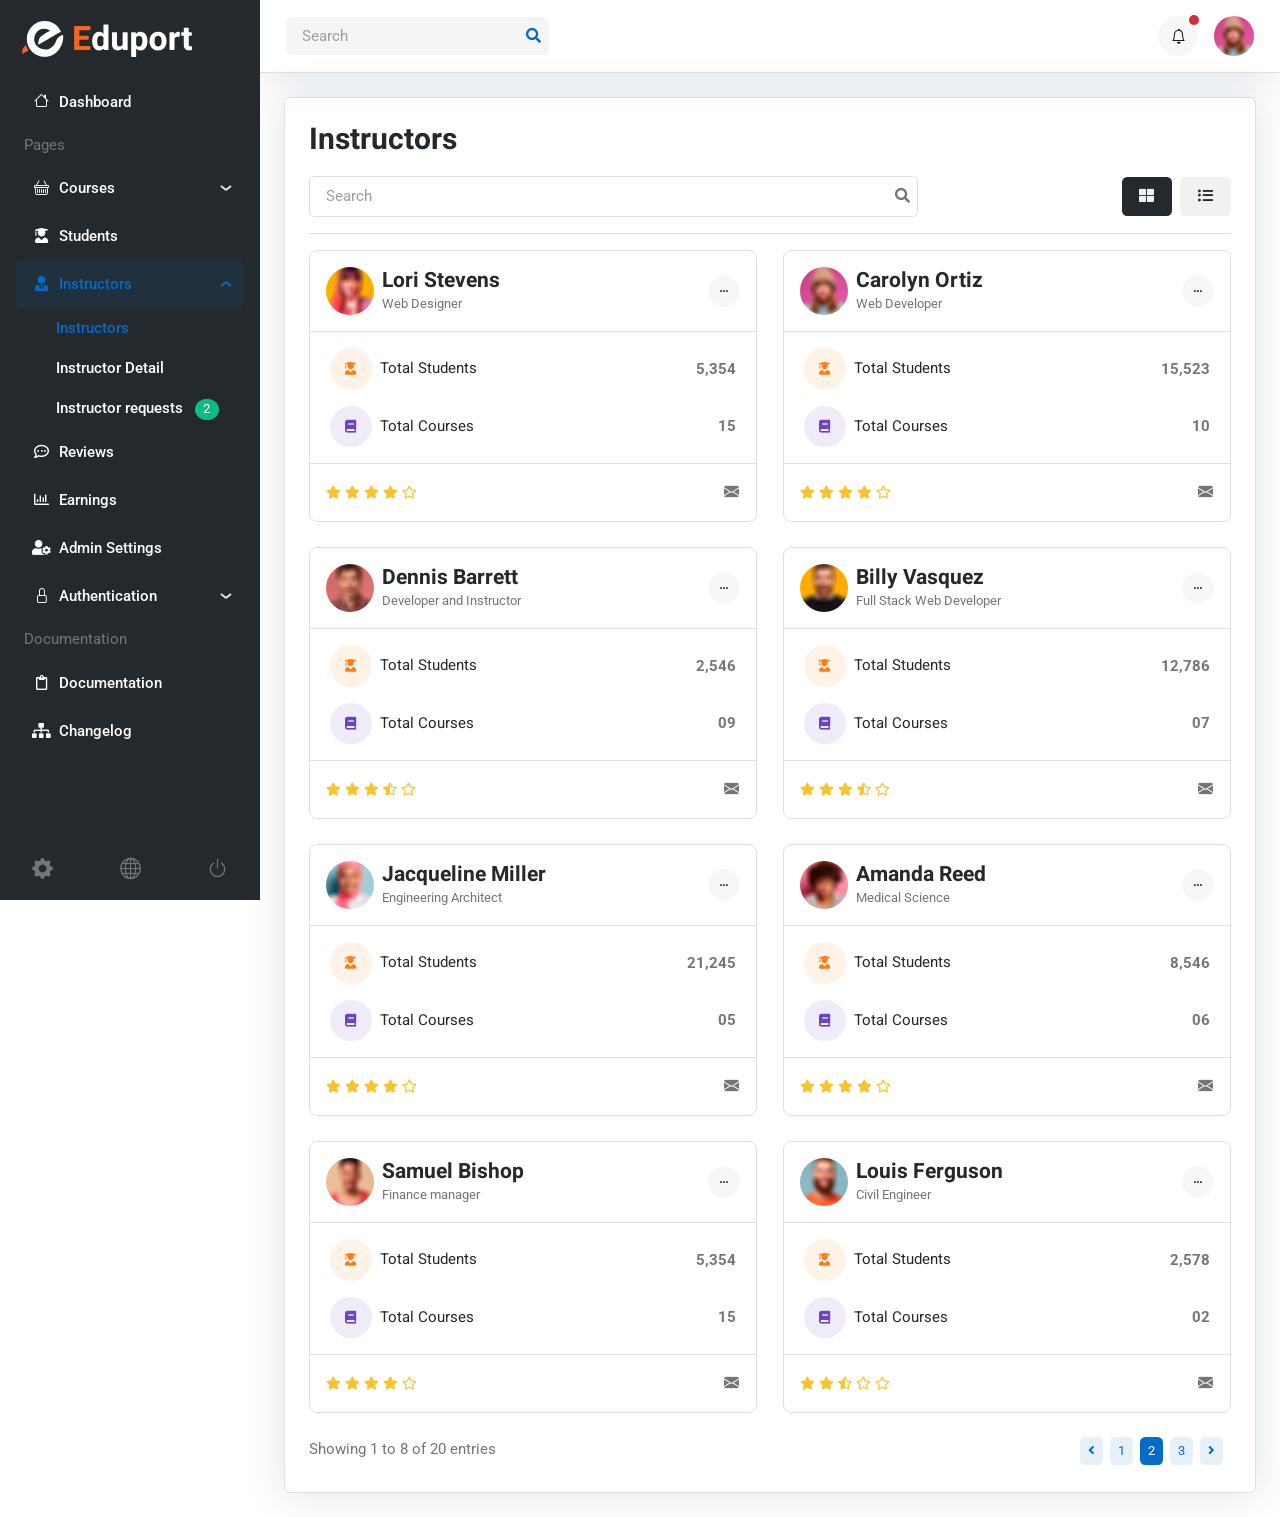
<file: template/admin-instructor-list.html>
<!DOCTYPE html>
<html lang="en">
<head>
	<title>Eduport- LMS, Education and Course Theme</title>

	<!-- Meta Tags -->
	<meta charset="utf-8">
	<meta name="viewport" content="width=device-width, initial-scale=1, shrink-to-fit=no">
	<meta name="author" content="Webestica.com">
	<meta name="description" content="Eduport- LMS, Education and Course Theme">

	<!-- Dark mode -->
	<script>
		const storedTheme = localStorage.getItem('theme')
 
		const getPreferredTheme = () => {
			if (storedTheme) {
				return storedTheme
			}
			return window.matchMedia('(prefers-color-scheme: light)').matches ? 'light' : 'light'
		}

		const setTheme = function (theme) {
			if (theme === 'auto' && window.matchMedia('(prefers-color-scheme: dark)').matches) {
				document.documentElement.setAttribute('data-bs-theme', 'dark')
			} else {
				document.documentElement.setAttribute('data-bs-theme', theme)
			}
		}

		setTheme(getPreferredTheme())

		window.addEventListener('DOMContentLoaded', () => {
		    var el = document.querySelector('.theme-icon-active');
			if(el != 'undefined' && el != null) {
				const showActiveTheme = theme => {
				const activeThemeIcon = document.querySelector('.theme-icon-active use')
				const btnToActive = document.querySelector(`[data-bs-theme-value="${theme}"]`)
				const svgOfActiveBtn = btnToActive.querySelector('.mode-switch use').getAttribute('href')

				document.querySelectorAll('[data-bs-theme-value]').forEach(element => {
					element.classList.remove('active')
				})

				btnToActive.classList.add('active')
				activeThemeIcon.setAttribute('href', svgOfActiveBtn)
			}

			window.matchMedia('(prefers-color-scheme: dark)').addEventListener('change', () => {
				if (storedTheme !== 'light' || storedTheme !== 'dark') {
					setTheme(getPreferredTheme())
				}
			})

			showActiveTheme(getPreferredTheme())

			document.querySelectorAll('[data-bs-theme-value]')
				.forEach(toggle => {
					toggle.addEventListener('click', () => {
						const theme = toggle.getAttribute('data-bs-theme-value')
						localStorage.setItem('theme', theme)
						setTheme(theme)
						showActiveTheme(theme)
					})
				})

			}
		})
		
	</script>

	<!-- Favicon -->
	<link rel="shortcut icon" href="assets/images/favicon.ico">

	<!-- Google Font -->
	<link rel="preconnect" href="https://fonts.googleapis.com">
	<link rel="preconnect" href="https://fonts.gstatic.com" crossorigin>
	<link rel="stylesheet" href="https://fonts.googleapis.com/css2?family=Heebo:wght@400;500;700&family=Roboto:wght@400;500;700&display=swap">

	<!-- Plugins CSS -->
	<link rel="stylesheet" type="text/css" href="assets/vendor/font-awesome/css/all.min.css">
	<link rel="stylesheet" type="text/css" href="assets/vendor/bootstrap-icons/bootstrap-icons.css">
	<link rel="stylesheet" type="text/css" href="assets/vendor/overlay-scrollbar/css/overlayscrollbars.min.css">

	<!-- Theme CSS -->
	<link rel="stylesheet" type="text/css" href="assets/css/style.css">

</head>

<body>


<!-- **************** MAIN CONTENT START **************** -->
<main>
	
<!-- Sidebar START -->
<nav class="navbar sidebar navbar-expand-xl navbar-dark bg-dark">

	<!-- Navbar brand for xl START -->
	<div class="d-flex align-items-center">
		<a class="navbar-brand" href="index.html">
			<img class="navbar-brand-item" src="assets/images/logo-light.svg" alt="">
		</a>
	</div>
	<!-- Navbar brand for xl END -->
	
	<div class="offcanvas offcanvas-start flex-row custom-scrollbar h-100" data-bs-backdrop="true" tabindex="-1" id="offcanvasSidebar">
		<div class="offcanvas-body sidebar-content d-flex flex-column bg-dark">

			<!-- Sidebar menu START -->
			<ul class="navbar-nav flex-column" id="navbar-sidebar">
				
				<!-- Menu item 1 -->
				<li class="nav-item"><a href="admin-dashboard.html" class="nav-link"><i class="bi bi-house fa-fw me-2"></i>Dashboard</a></li>
				
				<!-- Title -->
				<li class="nav-item ms-2 my-2">Pages</li>

				<!-- menu item 2 -->
				<li class="nav-item">
					<a class="nav-link" data-bs-toggle="collapse" href="#collapsepage" role="button" aria-expanded="false" aria-controls="collapsepage">
						<i class="bi bi-basket fa-fw me-2"></i>Courses
					</a>
					<!-- Submenu -->
					<ul class="nav collapse flex-column" id="collapsepage" data-bs-parent="#navbar-sidebar">
						<li class="nav-item"> <a class="nav-link" href="admin-course-list.html">All Courses</a></li>
						<li class="nav-item"> <a class="nav-link" href="admin-course-category.html">Course Category</a></li>
						<li class="nav-item"> <a class="nav-link" href="admin-course-detail.html">Course Detail</a></li>
					</ul>
				</li>

				<!-- Menu item 3 -->
				<li class="nav-item"> <a class="nav-link" href="admin-student-list.html"><i class="fas fa-user-graduate fa-fw me-2"></i>Students</a></li>

				<!-- Menu item 4 -->
				<li class="nav-item">
					<a class="nav-link" data-bs-toggle="collapse" href="#collapseinstructors" role="button" aria-expanded="true" aria-controls="collapseinstructors">
						<i class="fas fa-user-tie fa-fw me-2"></i>Instructors
					</a>
					<!-- Submenu -->
					<ul class="nav collapse flex-column show" id="collapseinstructors" data-bs-parent="#navbar-sidebar">
						<li class="nav-item"> <a class="nav-link active" href="admin-instructor-list.html">Instructors</a></li>
						<li class="nav-item"> <a class="nav-link" href="admin-instructor-detail.html">Instructor Detail</a></li>
						<li class="nav-item"> 
							<a class="nav-link" href="admin-instructor-request.html">Instructor requests
								<span class="badge text-bg-success rounded-circle ms-2">2</span>
							</a>
						</li>
					</ul>
				</li>
				
				<!-- Menu item 5 -->
				<li class="nav-item"> <a class="nav-link" href="admin-review.html"><i class="far fa-comment-dots fa-fw me-2"></i>Reviews</a></li>

				<!-- Menu item 6 -->
				<li class="nav-item"> <a class="nav-link" href="admin-earning.html"><i class="far fa-chart-bar fa-fw me-2"></i>Earnings</a></li>

				<!-- Menu item 7 -->
				<li class="nav-item"> <a class="nav-link" href="admin-setting.html"><i class="fas fa-user-cog fa-fw me-2"></i>Admin Settings</a></li>

				<!-- Menu item 8 -->
				<li class="nav-item">
					<a class="nav-link" data-bs-toggle="collapse" href="#collapseauthentication" role="button" aria-expanded="false" aria-controls="collapseauthentication">
						<i class="bi bi-lock fa-fw me-2"></i>Authentication
					</a>
					<!-- Submenu -->
					<ul class="nav collapse flex-column" id="collapseauthentication" data-bs-parent="#navbar-sidebar">
						<li class="nav-item"> <a class="nav-link" href="sign-up.html">Sign Up</a></li>
						<li class="nav-item"> <a class="nav-link" href="sign-in.html">Sign In</a></li>
						<li class="nav-item"> <a class="nav-link" href="forgot-password.html">Forgot Password</a></li>
						<li class="nav-item"> <a class="nav-link" href="admin-error-404.html">Error 404</a></li>
					</ul>
				</li>

				<!-- Title -->
				<li class="nav-item ms-2 my-2">Documentation</li>

				<!-- Menu item 9 -->
				<li class="nav-item"> <a class="nav-link" href="docs/index.html"><i class="far fa-clipboard fa-fw me-2"></i>Documentation</a></li>

				<!-- Menu item 10 -->
				<li class="nav-item"> <a class="nav-link" href="docs/changelog.html"><i class="fas fa-sitemap fa-fw me-2"></i>Changelog</a></li>
			</ul>
			<!-- Sidebar menu end -->

			<!-- Sidebar footer START -->
			<div class="px-3 mt-auto pt-3">
				<div class="d-flex align-items-center justify-content-between text-primary-hover">
						<a class="h5 mb-0 text-body" href="admin-setting.html" data-bs-toggle="tooltip" data-bs-placement="top" title="Settings">
							<i class="bi bi-gear-fill"></i>
						</a>
						<a class="h5 mb-0 text-body" href="index.html" data-bs-toggle="tooltip" data-bs-placement="top" title="Home">
							<i class="bi bi-globe"></i>
						</a>
						<a class="h5 mb-0 text-body" href="sign-in.html" data-bs-toggle="tooltip" data-bs-placement="top" title="Sign out">
							<i class="bi bi-power"></i>
						</a>
				</div>
			</div>
			<!-- Sidebar footer END -->
			
		</div>
	</div>
</nav>
<!-- Sidebar END -->

<!-- Page content START -->
<div class="page-content">
	
	<!-- Top bar START -->
	<nav class="navbar top-bar navbar-light border-bottom py-0 py-xl-3">
		<div class="container-fluid p-0">
			<div class="d-flex align-items-center w-100">

				<!-- Logo START -->
				<div class="d-flex align-items-center d-xl-none">
					<a class="navbar-brand" href="index.html">
						<img class="light-mode-item navbar-brand-item h-30px" src="assets/images/logo-mobile.svg" alt="">
						<img class="dark-mode-item navbar-brand-item h-30px" src="assets/images/logo-mobile-light.svg" alt="">
					</a>
				</div>
				<!-- Logo END -->

				<!-- Toggler for sidebar START -->
				<div class="navbar-expand-xl sidebar-offcanvas-menu">
					<button class="navbar-toggler me-auto" type="button" data-bs-toggle="offcanvas" data-bs-target="#offcanvasSidebar" aria-controls="offcanvasSidebar" aria-expanded="false" aria-label="Toggle navigation" data-bs-auto-close="outside">
						<i class="bi bi-text-right fa-fw h2 lh-0 mb-0 rtl-flip" data-bs-target="#offcanvasMenu"> </i>
					</button>
				</div>
				<!-- Toggler for sidebar END -->
				
				<!-- Top bar left -->
				<div class="navbar-expand-lg ms-auto ms-xl-0">
					
					<!-- Toggler for menubar START -->
					<button class="navbar-toggler ms-auto" type="button" data-bs-toggle="collapse" data-bs-target="#navbarTopContent" aria-controls="navbarTopContent" aria-expanded="false" aria-label="Toggle navigation">
						<span class="navbar-toggler-animation">
							<span></span>
							<span></span>
							<span></span>
						</span>
					</button>
					<!-- Toggler for menubar END -->

					<!-- Topbar menu START -->
					<div class="collapse navbar-collapse w-100" id="navbarTopContent">
						<!-- Top search START -->
						<div class="nav my-3 my-xl-0 flex-nowrap align-items-center">
							<div class="nav-item w-100">
								<form class="position-relative">
									<input class="form-control pe-5 bg-secondary bg-opacity-10 border-0" type="search" placeholder="Search" aria-label="Search">
									<button class="bg-transparent px-2 py-0 border-0 position-absolute top-50 end-0 translate-middle-y" type="submit"><i class="fas fa-search fs-6 text-primary"></i></button>
								</form>
							</div>
						</div>
						<!-- Top search END -->
					</div>
					<!-- Topbar menu END -->
				</div>
				<!-- Top bar left END -->
				
				<!-- Top bar right START -->
				<div class="ms-xl-auto">
					<ul class="navbar-nav flex-row align-items-center">

						<!-- Notification dropdown START -->
						<li class="nav-item ms-2 ms-md-3 dropdown">
							<!-- Notification button -->
							<a class="btn btn-light btn-round mb-0" href="#" role="button" data-bs-toggle="dropdown" aria-expanded="false" data-bs-auto-close="outside">
								<i class="bi bi-bell fa-fw"></i>
							</a>
							<!-- Notification dote -->
							<span class="notif-badge animation-blink"></span>

							<!-- Notification dropdown menu START -->
							<div class="dropdown-menu dropdown-animation dropdown-menu-end dropdown-menu-size-md p-0 shadow-lg border-0">
								<div class="card bg-transparent">
									<div class="card-header bg-transparent border-bottom py-4 d-flex justify-content-between align-items-center">
										<h6 class="m-0">Notifications <span class="badge bg-danger bg-opacity-10 text-danger ms-2">2 new</span></h6>
										<a class="small" href="#">Clear all</a>
									</div>
									<div class="card-body p-0">
										<ul class="list-group list-unstyled list-group-flush">
											<!-- Notif item -->
											<li>
												<a href="#" class="list-group-item-action border-0 border-bottom d-flex p-3">
													<div class="me-3">
														<div class="avatar avatar-md">
															<img class="avatar-img rounded-circle" src="assets/images/avatar/08.jpg" alt="avatar">
														</div>
													</div>
													<div>
														<p class="text-body small m-0">Congratulate <b>Joan Wallace</b> for graduating from <b>Microverse university</b></p>
														<u class="small">Say congrats</u>
													</div>
												</a>
											</li>

											<!-- Notif item -->
											<li>
												<a href="#" class="list-group-item-action border-0 border-bottom d-flex p-3">
													<div class="me-3">
														<div class="avatar avatar-md">
															<img class="avatar-img rounded-circle" src="assets/images/avatar/02.jpg" alt="avatar">
														</div>
													</div>
													<div>
														<h6 class="mb-1">Larry Lawson Added a new course</h6>
														<p class="small text-body m-0">What's new! Find out about new features</p>
														<u class="small">View detail</u>
													</div>
												</a>
											</li>

											<!-- Notif item -->
											<li>
												<a href="#" class="list-group-item-action border-0 border-bottom d-flex p-3">
													<div class="me-3">
														<div class="avatar avatar-md">
															<img class="avatar-img rounded-circle" src="assets/images/avatar/05.jpg" alt="avatar">
														</div>
													</div>
													<div>
														<h6 class="mb-1">New request to apply for Instructor</h6>
														<u class="small">View detail</u>
													</div>
												</a>
											</li>

											<!-- Notif item -->
											<li>
												<a href="#" class="list-group-item-action border-0 border-bottom d-flex p-3">
													<div class="me-3">
														<div class="avatar avatar-md">
															<img class="avatar-img rounded-circle" src="assets/images/avatar/03.jpg" alt="avatar">
														</div>
													</div>
													<div>
														<h6 class="mb-1">Update v2.3 completed successfully</h6>
														<p class="small text-body m-0">What's new! Find out about new features</p>
														<small class="text-body">5 min ago</small>
													</div>
												</a>
											</li>
										</ul>
									</div>
									<!-- Button -->
									<div class="card-footer bg-transparent border-0 py-3 text-center position-relative">
										<a href="#" class="stretched-link">See all incoming activity</a>
									</div>
								</div>
							</div>
							<!-- Notification dropdown menu END -->
						</li>
						<!-- Notification dropdown END -->

						<!-- Profile dropdown START -->
						<li class="nav-item ms-2 ms-md-3 dropdown">
							<!-- Avatar -->
							<a class="avatar avatar-sm p-0" href="#" id="profileDropdown" role="button" data-bs-auto-close="outside" data-bs-display="static" data-bs-toggle="dropdown" aria-expanded="false">
								<img class="avatar-img rounded-circle" src="assets/images/avatar/01.jpg" alt="avatar">
							</a>

							<!-- Profile dropdown START -->
							<ul class="dropdown-menu dropdown-animation dropdown-menu-end shadow pt-3" aria-labelledby="profileDropdown">
								<!-- Profile info -->
								<li class="px-3">
									<div class="d-flex align-items-center">
										<!-- Avatar -->
										<div class="avatar me-3 mb-3">
											<img class="avatar-img rounded-circle shadow" src="assets/images/avatar/01.jpg" alt="avatar">
										</div>
										<div>
											<a class="h6 mt-2 mt-sm-0" href="#">Lori Ferguson</a>
											<p class="small m-0">example@gmail.com</p>
										</div>
									</div>
								</li>
                <li> <hr class="dropdown-divider"></li>
								<!-- Links -->
								<li><a class="dropdown-item" href="#"><i class="bi bi-person fa-fw me-2"></i>Edit Profile</a></li>
								<li><a class="dropdown-item" href="#"><i class="bi bi-gear fa-fw me-2"></i>Account Settings</a></li>
								<li><a class="dropdown-item" href="#"><i class="bi bi-info-circle fa-fw me-2"></i>Help</a></li>
								<li><a class="dropdown-item bg-danger-soft-hover" href="#"><i class="bi bi-power fa-fw me-2"></i>Sign Out</a></li>
								<li> <hr class="dropdown-divider"></li>

								<!-- Dark mode options START -->
								<li>
									<div class="bg-light dark-mode-switch theme-icon-active d-flex align-items-center p-1 rounded mt-2">
										<!-- <span>Mode:</span> -->
										<button type="button" class="btn btn-sm mb-0" data-bs-theme-value="light">
											<svg xmlns="http://www.w3.org/2000/svg" width="16" height="16" fill="currentColor" class="bi bi-sun fa-fw mode-switch" viewBox="0 0 16 16">
												<path d="M8 11a3 3 0 1 1 0-6 3 3 0 0 1 0 6zm0 1a4 4 0 1 0 0-8 4 4 0 0 0 0 8zM8 0a.5.5 0 0 1 .5.5v2a.5.5 0 0 1-1 0v-2A.5.5 0 0 1 8 0zm0 13a.5.5 0 0 1 .5.5v2a.5.5 0 0 1-1 0v-2A.5.5 0 0 1 8 13zm8-5a.5.5 0 0 1-.5.5h-2a.5.5 0 0 1 0-1h2a.5.5 0 0 1 .5.5zM3 8a.5.5 0 0 1-.5.5h-2a.5.5 0 0 1 0-1h2A.5.5 0 0 1 3 8zm10.657-5.657a.5.5 0 0 1 0 .707l-1.414 1.415a.5.5 0 1 1-.707-.708l1.414-1.414a.5.5 0 0 1 .707 0zm-9.193 9.193a.5.5 0 0 1 0 .707L3.05 13.657a.5.5 0 0 1-.707-.707l1.414-1.414a.5.5 0 0 1 .707 0zm9.193 2.121a.5.5 0 0 1-.707 0l-1.414-1.414a.5.5 0 0 1 .707-.707l1.414 1.414a.5.5 0 0 1 0 .707zM4.464 4.465a.5.5 0 0 1-.707 0L2.343 3.05a.5.5 0 1 1 .707-.707l1.414 1.414a.5.5 0 0 1 0 .708z"/>
												<use href="#"></use>
											</svg> Light
										</button>
										<button type="button" class="btn btn-sm mb-0" data-bs-theme-value="dark">
											<svg xmlns="http://www.w3.org/2000/svg" width="16" height="16" fill="currentColor" class="bi bi-moon-stars fa-fw mode-switch" viewBox="0 0 16 16">
												<path d="M6 .278a.768.768 0 0 1 .08.858 7.208 7.208 0 0 0-.878 3.46c0 4.021 3.278 7.277 7.318 7.277.527 0 1.04-.055 1.533-.16a.787.787 0 0 1 .81.316.733.733 0 0 1-.031.893A8.349 8.349 0 0 1 8.344 16C3.734 16 0 12.286 0 7.71 0 4.266 2.114 1.312 5.124.06A.752.752 0 0 1 6 .278zM4.858 1.311A7.269 7.269 0 0 0 1.025 7.71c0 4.02 3.279 7.276 7.319 7.276a7.316 7.316 0 0 0 5.205-2.162c-.337.042-.68.063-1.029.063-4.61 0-8.343-3.714-8.343-8.29 0-1.167.242-2.278.681-3.286z"/>
												<path d="M10.794 3.148a.217.217 0 0 1 .412 0l.387 1.162c.173.518.579.924 1.097 1.097l1.162.387a.217.217 0 0 1 0 .412l-1.162.387a1.734 1.734 0 0 0-1.097 1.097l-.387 1.162a.217.217 0 0 1-.412 0l-.387-1.162A1.734 1.734 0 0 0 9.31 6.593l-1.162-.387a.217.217 0 0 1 0-.412l1.162-.387a1.734 1.734 0 0 0 1.097-1.097l.387-1.162zM13.863.099a.145.145 0 0 1 .274 0l.258.774c.115.346.386.617.732.732l.774.258a.145.145 0 0 1 0 .274l-.774.258a1.156 1.156 0 0 0-.732.732l-.258.774a.145.145 0 0 1-.274 0l-.258-.774a1.156 1.156 0 0 0-.732-.732l-.774-.258a.145.145 0 0 1 0-.274l.774-.258c.346-.115.617-.386.732-.732L13.863.1z"/>
												<use href="#"></use>
											</svg> Dark
										</button>
										<button type="button" class="btn btn-sm mb-0 active" data-bs-theme-value="auto">
											<svg xmlns="http://www.w3.org/2000/svg" width="16" height="16" fill="currentColor" class="bi bi-circle-half fa-fw mode-switch" viewBox="0 0 16 16">
												<path d="M8 15A7 7 0 1 0 8 1v14zm0 1A8 8 0 1 1 8 0a8 8 0 0 1 0 16z"/>
												<use href="#"></use>
											</svg> Auto
										</button>
									</div>
								</li> 
								<!-- Dark mode options END-->
							</ul>
							<!-- Profile dropdown END -->
						</li>
						<!-- Profile dropdown END -->
					</ul>
				</div>
				<!-- Top bar right END -->
			</div>
		</div>
	</nav>
	<!-- Top bar END -->

	<!-- Page main content START -->
	<div class="page-content-wrapper border">

		<!-- Title -->
		<div class="row">
			<div class="col-12">
				<h1 class="h3 mb-2 mb-sm-0">Instructors</h1>
			</div>
		</div>

		<!-- Card START -->
		<div class="card bg-transparent">

			<!-- Card header START -->
			<div class="card-header bg-transparent border-bottom px-0">
				<!-- Search and select START -->
				<div class="row g-3 align-items-center justify-content-between">

					<!-- Search bar -->
					<div class="col-md-8">
						<form class="rounded position-relative">
							<input class="form-control bg-transparent" type="search" placeholder="Search" aria-label="Search">
							<button class="bg-transparent p-2 position-absolute top-50 end-0 translate-middle-y border-0 text-primary-hover text-reset" type="submit">
								<i class="fas fa-search fs-6 "></i>
							</button>
						</form>
					</div>

					<!-- Tab buttons -->
					<div class="col-md-3">
						<!-- Tabs START -->
						<ul class="list-inline mb-0 nav nav-pills nav-pill-dark-soft border-0 justify-content-end" id="pills-tab" role="tablist">
							<!-- Grid tab -->
							<li class="nav-item">
								<a href="#nav-preview-tab-1" class="nav-link mb-0 me-2 active" data-bs-toggle="tab">
									<i class="fas fa-fw fa-th-large"></i>
								</a>
							</li>
							<!-- List tab -->
							<li class="nav-item">
								<a href="#nav-html-tab-1" class="nav-link mb-0" data-bs-toggle="tab">
									<i class="fas fa-fw fa-list-ul"></i>
								</a>
							</li>
						</ul>
						<!-- Tabs end -->
					</div>
				</div>
				<!-- Search and select END -->
			</div>
			<!-- Card header END -->

			<!-- Card body START -->
			<div class="card-body px-0">
				<!-- Tabs content START -->
				<div class="tab-content">

					<!-- Tabs content item START -->
					<div class="tab-pane fade show active" id="nav-preview-tab-1">
						<div class="row g-4">

							<!-- Card item START -->
							<div class="col-md-6 col-xxl-4">
								<div class="card bg-transparent border h-100"> 
									<!-- Card header -->
									<div class="card-header bg-transparent border-bottom d-flex align-items-sm-center justify-content-between">
										<div class="d-sm-flex align-items-center">
											<!-- Avatar -->
											<div class="avatar avatar-md flex-shrink-0">
												<img class="avatar-img rounded-circle" src="assets/images/avatar/09.jpg" alt="avatar">
											</div>
											<!-- Info -->
											<div class="ms-0 ms-sm-2 mt-2 mt-sm-0">
												<h5 class="mb-0"><a href="#">Lori Stevens</a></h5>
												<p class="mb-0 small">Web Designer</p>
											</div>
										</div>

										<!-- Edit dropdown -->
										<div class="dropdown">
											<a href="#" class="btn btn-sm btn-light btn-round small mb-0" role="button" id="dropdownShare1" data-bs-toggle="dropdown" aria-expanded="false">
												<i class="bi bi-three-dots fa-fw"></i>
											</a>
											<!-- dropdown button -->
											<ul class="dropdown-menu dropdown-w-sm dropdown-menu-end min-w-auto shadow rounded" aria-labelledby="dropdownShare1">
												<li><a class="dropdown-item" href="#"><i class="bi bi-pencil-square fa-fw me-2"></i>Edit</a></li>
												<li><a class="dropdown-item" href="#"><i class="bi bi-trash fa-fw me-2"></i>Remove</a></li>
											</ul>
										</div>
									</div>

									<div class="card-body">
										<!-- Total students -->
										<div class="d-flex justify-content-between align-items-center mb-3">
											<div class="d-flex align-items-center">
												<div class="icon-md bg-orange bg-opacity-10 text-orange rounded-circle flex-shrink-0"><i class="fas fa-user-graduate fa-fw"></i></div>
												<h6 class="mb-0 ms-2 fw-light">Total Students</h6>
											</div>
											<span class="mb-0 fw-bold">5,354</span>
										</div>

										<!-- Total courses -->
										<div class="d-flex justify-content-between align-items-center">
											<div class="d-flex align-items-center">
												<div class="icon-md bg-purple bg-opacity-10 text-purple rounded-circle flex-shrink-0"><i class="fas fa-book fa-fw"></i></div>
												<h6 class="mb-0 ms-2 fw-light">Total Courses</h6>
											</div>
											<span class="mb-0 fw-bold">15</span>
										</div>
									</div>

									<!-- Card footer -->
									<div class="card-footer bg-transparent border-top">
										<div class="d-flex justify-content-between align-items-center">
											<!-- Rating star -->
											<ul class="list-inline mb-0">
												<li class="list-inline-item me-0 small"><i class="fas fa-star text-warning"></i></li>
												<li class="list-inline-item me-0 small"><i class="fas fa-star text-warning"></i></li>
												<li class="list-inline-item me-0 small"><i class="fas fa-star text-warning"></i></li>
												<li class="list-inline-item me-0 small"><i class="fas fa-star text-warning"></i></li>
												<li class="list-inline-item me-0 small"><i class="far fa-star text-warning"></i></li>
											</ul>
											<!-- Message button -->
											<a href="#" class="btn btn-link text-body p-0 mb-0" data-bs-toggle="tooltip" data-bs-placement="top" title="" data-bs-original-title="Message" aria-label="Message">
												<i class="bi bi-envelope-fill"></i>
											</a>
										</div>
									</div>
								</div>
							</div>
							<!-- Card item END -->

							<!-- Card item START -->
							<div class="col-md-6 col-xxl-4">
								<div class="card bg-transparent border h-100"> 
									<!-- Card header -->
									<div class="card-header bg-transparent border-bottom d-flex align-items-sm-center justify-content-between">
										<div class="d-sm-flex align-items-center">
											<!-- Avatar -->
											<div class="avatar avatar-md flex-shrink-0">
												<img class="avatar-img rounded-circle" src="assets/images/avatar/01.jpg" alt="avatar">
											</div>
											<!-- Info -->
											<div class="ms-0 ms-sm-2 mt-2 mt-sm-0">
												<h5 class="mb-0"><a href="#">Carolyn Ortiz</a></h5>
												<p class="mb-0 small">Web Developer</p>
											</div>
										</div>

										<!-- Edit dropdown -->
										<div class="dropdown">
											<a href="#" class="btn btn-sm btn-light btn-round small mb-0" role="button" id="dropdownShare2" data-bs-toggle="dropdown" aria-expanded="false">
												<i class="bi bi-three-dots fa-fw"></i>
											</a>
											<!-- dropdown button -->
											<ul class="dropdown-menu dropdown-w-sm dropdown-menu-end min-w-auto shadow rounded" aria-labelledby="dropdownShare2">
												<li><a class="dropdown-item" href="#"><i class="bi bi-pencil-square fa-fw me-2"></i>Edit</a></li>
												<li><a class="dropdown-item" href="#"><i class="bi bi-trash fa-fw me-2"></i>Remove</a></li>
											</ul>
										</div>
									</div>

									<div class="card-body">
										<!-- Total students -->
										<div class="d-flex justify-content-between align-items-center mb-3">
											<div class="d-flex align-items-center">
												<div class="icon-md bg-orange bg-opacity-10 text-orange rounded-circle flex-shrink-0"><i class="fas fa-user-graduate fa-fw"></i></div>
												<h6 class="mb-0 ms-2 fw-light">Total Students</h6>
											</div>
											<span class="mb-0 fw-bold">15,523</span>
										</div>

										<!-- Total courses -->
										<div class="d-flex justify-content-between align-items-center">
											<div class="d-flex align-items-center">
												<div class="icon-md bg-purple bg-opacity-10 text-purple rounded-circle flex-shrink-0"><i class="fas fa-book fa-fw"></i></div>
												<h6 class="mb-0 ms-2 fw-light">Total Courses</h6>
											</div>
											<span class="mb-0 fw-bold">10</span>
										</div>
									</div>

									<!-- Card footer -->
									<div class="card-footer bg-transparent border-top">
										<div class="d-flex justify-content-between align-items-center">
											<!-- Rating star -->
											<ul class="list-inline mb-0">
												<li class="list-inline-item me-0 small"><i class="fas fa-star text-warning"></i></li>
												<li class="list-inline-item me-0 small"><i class="fas fa-star text-warning"></i></li>
												<li class="list-inline-item me-0 small"><i class="fas fa-star text-warning"></i></li>
												<li class="list-inline-item me-0 small"><i class="fas fa-star text-warning"></i></li>
												<li class="list-inline-item me-0 small"><i class="far fa-star text-warning"></i></li>
											</ul>
											<!-- Message button -->
											<a href="#" class="btn btn-link text-body p-0 mb-0" data-bs-toggle="tooltip" data-bs-placement="top" title="" data-bs-original-title="Message" aria-label="Message">
												<i class="bi bi-envelope-fill"></i>
											</a>
										</div>
									</div>
								</div>
							</div>
							<!-- Card item END -->

							<!-- Card item START -->
							<div class="col-md-6 col-xxl-4">
								<div class="card bg-transparent border h-100"> 
									<!-- Card header -->
									<div class="card-header bg-transparent border-bottom d-flex align-items-sm-center justify-content-between">
										<div class="d-sm-flex align-items-center">
											<!-- Avatar -->
											<div class="avatar avatar-md flex-shrink-0">
												<img class="avatar-img rounded-circle" src="assets/images/avatar/03.jpg" alt="avatar">
											</div>
											<!-- Info -->
											<div class="ms-0 ms-sm-2 mt-2 mt-sm-0">
												<h5 class="mb-0"><a href="#">Dennis Barrett</a></h5>
												<p class="mb-0 small">Developer and Instructor</p>
											</div>
										</div>

										<!-- Edit dropdown -->
										<div class="dropdown">
											<a href="#" class="btn btn-sm btn-light btn-round small mb-0" role="button" id="dropdownShare3" data-bs-toggle="dropdown" aria-expanded="false">
												<i class="bi bi-three-dots fa-fw"></i>
											</a>
											<!-- dropdown button -->
											<ul class="dropdown-menu dropdown-w-sm dropdown-menu-end min-w-auto shadow rounded" aria-labelledby="dropdownShare3">
												<li><a class="dropdown-item" href="#"><i class="bi bi-pencil-square fa-fw me-2"></i>Edit</a></li>
												<li><a class="dropdown-item" href="#"><i class="bi bi-trash fa-fw me-2"></i>Remove</a></li>
											</ul>
										</div>
									</div>

									<div class="card-body">
										<!-- Total students -->
										<div class="d-flex justify-content-between align-items-center mb-3">
											<div class="d-flex align-items-center">
												<div class="icon-md bg-orange bg-opacity-10 text-orange rounded-circle flex-shrink-0"><i class="fas fa-user-graduate fa-fw"></i></div>
												<h6 class="mb-0 ms-2 fw-light">Total Students</h6>
											</div>
											<span class="mb-0 fw-bold">2,546</span>
										</div>

										<!-- Total courses -->
										<div class="d-flex justify-content-between align-items-center">
											<div class="d-flex align-items-center">
												<div class="icon-md bg-purple bg-opacity-10 text-purple rounded-circle flex-shrink-0"><i class="fas fa-book fa-fw"></i></div>
												<h6 class="mb-0 ms-2 fw-light">Total Courses</h6>
											</div>
											<span class="mb-0 fw-bold">09</span>
										</div>
									</div>

									<!-- Card footer -->
									<div class="card-footer bg-transparent border-top">
										<div class="d-flex justify-content-between align-items-center">
											<!-- Rating star -->
											<ul class="list-inline mb-0">
												<li class="list-inline-item me-0 small"><i class="fas fa-star text-warning"></i></li>
												<li class="list-inline-item me-0 small"><i class="fas fa-star text-warning"></i></li>
												<li class="list-inline-item me-0 small"><i class="fas fa-star text-warning"></i></li>
												<li class="list-inline-item me-0 small"><i class="fas fa-star-half-alt text-warning"></i></li>
												<li class="list-inline-item me-0 small"><i class="far fa-star text-warning"></i></li>
											</ul>
											<!-- Message button -->
											<a href="#" class="btn btn-link text-body p-0 mb-0" data-bs-toggle="tooltip" data-bs-placement="top" title="" data-bs-original-title="Message" aria-label="Message">
												<i class="bi bi-envelope-fill"></i>
											</a>
										</div>
									</div>
								</div>
							</div>
							<!-- Card item END -->

							<!-- Card item START -->
							<div class="col-md-6 col-xxl-4">
								<div class="card bg-transparent border h-100"> 
									<!-- Card header -->
									<div class="card-header bg-transparent border-bottom d-flex align-items-sm-center justify-content-between">
										<div class="d-sm-flex align-items-center">
											<!-- Avatar -->
											<div class="avatar avatar-md flex-shrink-0">
												<img class="avatar-img rounded-circle" src="assets/images/avatar/04.jpg" alt="avatar">
											</div>
											<!-- Info -->
											<div class="ms-0 ms-sm-2 mt-2 mt-sm-0">
												<h5 class="mb-0"><a href="#">Billy Vasquez</a></h5>
												<p class="mb-0 small">Full Stack Web Developer</p>
											</div>
										</div>

										<!-- Edit dropdown -->
										<div class="dropdown">
											<a href="#" class="btn btn-sm btn-light btn-round small mb-0" role="button" id="dropdownShare4" data-bs-toggle="dropdown" aria-expanded="false">
												<i class="bi bi-three-dots fa-fw"></i>
											</a>
											<!-- dropdown button -->
											<ul class="dropdown-menu dropdown-w-sm dropdown-menu-end min-w-auto shadow rounded" aria-labelledby="dropdownShare4">
												<li><a class="dropdown-item" href="#"><i class="bi bi-pencil-square fa-fw me-2"></i>Edit</a></li>
												<li><a class="dropdown-item" href="#"><i class="bi bi-trash fa-fw me-2"></i>Remove</a></li>
											</ul>
										</div>
									</div>

									<div class="card-body">
										<!-- Total students -->
										<div class="d-flex justify-content-between align-items-center mb-3">
											<div class="d-flex align-items-center">
												<div class="icon-md bg-orange bg-opacity-10 text-orange rounded-circle flex-shrink-0"><i class="fas fa-user-graduate fa-fw"></i></div>
												<h6 class="mb-0 ms-2 fw-light">Total Students</h6>
											</div>
											<span class="mb-0 fw-bold">12,786</span>
										</div>

										<!-- Total courses -->
										<div class="d-flex justify-content-between align-items-center">
											<div class="d-flex align-items-center">
												<div class="icon-md bg-purple bg-opacity-10 text-purple rounded-circle flex-shrink-0"><i class="fas fa-book fa-fw"></i></div>
												<h6 class="mb-0 ms-2 fw-light">Total Courses</h6>
											</div>
											<span class="mb-0 fw-bold">07</span>
										</div>
									</div>

									<!-- Card footer -->
									<div class="card-footer bg-transparent border-top">
										<div class="d-flex justify-content-between align-items-center">
											<!-- Rating star -->
											<ul class="list-inline mb-0">
												<li class="list-inline-item me-0 small"><i class="fas fa-star text-warning"></i></li>
												<li class="list-inline-item me-0 small"><i class="fas fa-star text-warning"></i></li>
												<li class="list-inline-item me-0 small"><i class="fas fa-star text-warning"></i></li>
												<li class="list-inline-item me-0 small"><i class="fas fa-star-half-alt text-warning"></i></li>
												<li class="list-inline-item me-0 small"><i class="far fa-star text-warning"></i></li>
											</ul>
											<!-- Message button -->
											<a href="#" class="btn btn-link text-body p-0 mb-0" data-bs-toggle="tooltip" data-bs-placement="top" title="" data-bs-original-title="Message" aria-label="Message">
												<i class="bi bi-envelope-fill"></i>
											</a>
										</div>
									</div>
								</div>
							</div>
							<!-- Card item END -->

							<!-- Card item START -->
							<div class="col-md-6 col-xxl-4">
								<div class="card bg-transparent border h-100"> 
									<!-- Card header -->
									<div class="card-header bg-transparent border-bottom d-flex align-items-sm-center justify-content-between">
										<div class="d-sm-flex align-items-center">
											<!-- Avatar -->
											<div class="avatar avatar-md flex-shrink-0">
												<img class="avatar-img rounded-circle" src="assets/images/avatar/05.jpg" alt="avatar">
											</div>
											<!-- Info -->
											<div class="ms-0 ms-sm-2 mt-2 mt-sm-0">
												<h5 class="mb-0"><a href="#">Jacqueline Miller</a></h5>
												<p class="mb-0 small">Engineering Architect</p>
											</div>
										</div>

										<!-- Edit dropdown -->
										<div class="dropdown">
											<a href="#" class="btn btn-sm btn-light btn-round small mb-0" role="button" id="dropdownShare5" data-bs-toggle="dropdown" aria-expanded="false">
												<i class="bi bi-three-dots fa-fw"></i>
											</a>
											<!-- dropdown button -->
											<ul class="dropdown-menu dropdown-w-sm dropdown-menu-end min-w-auto shadow rounded" aria-labelledby="dropdownShare5">
												<li><a class="dropdown-item" href="#"><i class="bi bi-pencil-square fa-fw me-2"></i>Edit</a></li>
												<li><a class="dropdown-item" href="#"><i class="bi bi-trash fa-fw me-2"></i>Remove</a></li>
											</ul>
										</div>
									</div>

									<div class="card-body">
										<!-- Total students -->
										<div class="d-flex justify-content-between align-items-center mb-3">
											<div class="d-flex align-items-center">
												<div class="icon-md bg-orange bg-opacity-10 text-orange rounded-circle flex-shrink-0"><i class="fas fa-user-graduate fa-fw"></i></div>
												<h6 class="mb-0 ms-2 fw-light">Total Students</h6>
											</div>
											<span class="mb-0 fw-bold">21,245</span>
										</div>

										<!-- Total courses -->
										<div class="d-flex justify-content-between align-items-center">
											<div class="d-flex align-items-center">
												<div class="icon-md bg-purple bg-opacity-10 text-purple rounded-circle flex-shrink-0"><i class="fas fa-book fa-fw"></i></div>
												<h6 class="mb-0 ms-2 fw-light">Total Courses</h6>
											</div>
											<span class="mb-0 fw-bold">05</span>
										</div>
									</div>

									<!-- Card footer -->
									<div class="card-footer bg-transparent border-top">
										<div class="d-flex justify-content-between align-items-center">
											<!-- Rating star -->
											<ul class="list-inline mb-0">
												<li class="list-inline-item me-0 small"><i class="fas fa-star text-warning"></i></li>
												<li class="list-inline-item me-0 small"><i class="fas fa-star text-warning"></i></li>
												<li class="list-inline-item me-0 small"><i class="fas fa-star text-warning"></i></li>
												<li class="list-inline-item me-0 small"><i class="fas fa-star text-warning"></i></li>
												<li class="list-inline-item me-0 small"><i class="far fa-star text-warning"></i></li>
											</ul>
											<!-- Message button -->
											<a href="#" class="btn btn-link text-body p-0 mb-0" data-bs-toggle="tooltip" data-bs-placement="top" title="" data-bs-original-title="Message" aria-label="Message">
												<i class="bi bi-envelope-fill"></i>
											</a>
										</div>
									</div>
								</div>
							</div>
							<!-- Card item END -->

							<!-- Card item START -->
							<div class="col-md-6 col-xxl-4">
								<div class="card bg-transparent border h-100"> 
									<!-- Card header -->
									<div class="card-header bg-transparent border-bottom d-flex align-items-sm-center justify-content-between">
										<div class="d-sm-flex align-items-center">
											<!-- Avatar -->
											<div class="avatar avatar-md flex-shrink-0">
												<img class="avatar-img rounded-circle" src="assets/images/avatar/06.jpg" alt="avatar">
											</div>
											<!-- Info -->
											<div class="ms-0 ms-sm-2 mt-2 mt-sm-0">
												<h5 class="mb-0"><a href="#">Amanda Reed</a></h5>
												<p class="mb-0 small">Medical Science</p>
											</div>
										</div>

										<!-- Edit dropdown -->
										<div class="dropdown">
											<a href="#" class="btn btn-sm btn-light btn-round small mb-0" role="button" id="dropdownShare6" data-bs-toggle="dropdown" aria-expanded="false">
												<i class="bi bi-three-dots fa-fw"></i>
											</a>
											<!-- dropdown button -->
											<ul class="dropdown-menu dropdown-w-sm dropdown-menu-end min-w-auto shadow rounded" aria-labelledby="dropdownShare6">
												<li><a class="dropdown-item" href="#"><i class="bi bi-pencil-square fa-fw me-2"></i>Edit</a></li>
												<li><a class="dropdown-item" href="#"><i class="bi bi-trash fa-fw me-2"></i>Remove</a></li>
											</ul>
										</div>
									</div>

									<div class="card-body">
										<!-- Total students -->
										<div class="d-flex justify-content-between align-items-center mb-3">
											<div class="d-flex align-items-center">
												<div class="icon-md bg-orange bg-opacity-10 text-orange rounded-circle flex-shrink-0"><i class="fas fa-user-graduate fa-fw"></i></div>
												<h6 class="mb-0 ms-2 fw-light">Total Students</h6>
											</div>
											<span class="mb-0 fw-bold">8,546</span>
										</div>

										<!-- Total courses -->
										<div class="d-flex justify-content-between align-items-center">
											<div class="d-flex align-items-center">
												<div class="icon-md bg-purple bg-opacity-10 text-purple rounded-circle flex-shrink-0"><i class="fas fa-book fa-fw"></i></div>
												<h6 class="mb-0 ms-2 fw-light">Total Courses</h6>
											</div>
											<span class="mb-0 fw-bold">06</span>
										</div>
									</div>

									<!-- Card footer -->
									<div class="card-footer bg-transparent border-top">
										<div class="d-flex justify-content-between align-items-center">
											<!-- Rating star -->
											<ul class="list-inline mb-0">
												<li class="list-inline-item me-0 small"><i class="fas fa-star text-warning"></i></li>
												<li class="list-inline-item me-0 small"><i class="fas fa-star text-warning"></i></li>
												<li class="list-inline-item me-0 small"><i class="fas fa-star text-warning"></i></li>
												<li class="list-inline-item me-0 small"><i class="fas fa-star text-warning"></i></li>
												<li class="list-inline-item me-0 small"><i class="far fa-star text-warning"></i></li>
											</ul>
											<!-- Message button -->
											<a href="#" class="btn btn-link text-body p-0 mb-0" data-bs-toggle="tooltip" data-bs-placement="top" title="" data-bs-original-title="Message" aria-label="Message">
												<i class="bi bi-envelope-fill"></i>
											</a>
										</div>
									</div>
								</div>
							</div>
							<!-- Card item END -->

							<!-- Card item START -->
							<div class="col-md-6 col-xxl-4">
								<div class="card bg-transparent border h-100"> 
									<!-- Card header -->
									<div class="card-header bg-transparent border-bottom d-flex align-items-sm-center justify-content-between">
										<div class="d-sm-flex align-items-center">
											<!-- Avatar -->
											<div class="avatar avatar-md flex-shrink-0">
												<img class="avatar-img rounded-circle" src="assets/images/avatar/07.jpg" alt="avatar">
											</div>
											<!-- Info -->
											<div class="ms-0 ms-sm-2 mt-2 mt-sm-0">
												<h5 class="mb-0"><a href="#">Samuel Bishop</a></h5>
												<p class="mb-0 small">Finance manager</p>
											</div>
										</div>

										<!-- Edit dropdown -->
										<div class="dropdown">
											<a href="#" class="btn btn-sm btn-light btn-round small mb-0" role="button" id="dropdownShare7" data-bs-toggle="dropdown" aria-expanded="false">
												<i class="bi bi-three-dots fa-fw"></i>
											</a>
											<!-- dropdown button -->
											<ul class="dropdown-menu dropdown-w-sm dropdown-menu-end min-w-auto shadow rounded" aria-labelledby="dropdownShare7">
												<li><a class="dropdown-item" href="#"><i class="bi bi-pencil-square fa-fw me-2"></i>Edit</a></li>
												<li><a class="dropdown-item" href="#"><i class="bi bi-trash fa-fw me-2"></i>Remove</a></li>
											</ul>
										</div>
									</div>

									<div class="card-body">
										<!-- Total students -->
										<div class="d-flex justify-content-between align-items-center mb-3">
											<div class="d-flex align-items-center">
												<div class="icon-md bg-orange bg-opacity-10 text-orange rounded-circle flex-shrink-0"><i class="fas fa-user-graduate fa-fw"></i></div>
												<h6 class="mb-0 ms-2 fw-light">Total Students</h6>
											</div>
											<span class="mb-0 fw-bold">5,354</span>
										</div>

										<!-- Total courses -->
										<div class="d-flex justify-content-between align-items-center">
											<div class="d-flex align-items-center">
												<div class="icon-md bg-purple bg-opacity-10 text-purple rounded-circle flex-shrink-0"><i class="fas fa-book fa-fw"></i></div>
												<h6 class="mb-0 ms-2 fw-light">Total Courses</h6>
											</div>
											<span class="mb-0 fw-bold">15</span>
										</div>
									</div>

									<!-- Card footer -->
									<div class="card-footer bg-transparent border-top">
										<div class="d-flex justify-content-between align-items-center">
											<!-- Rating star -->
											<ul class="list-inline mb-0">
												<li class="list-inline-item me-0 small"><i class="fas fa-star text-warning"></i></li>
												<li class="list-inline-item me-0 small"><i class="fas fa-star text-warning"></i></li>
												<li class="list-inline-item me-0 small"><i class="fas fa-star text-warning"></i></li>
												<li class="list-inline-item me-0 small"><i class="fas fa-star text-warning"></i></li>
												<li class="list-inline-item me-0 small"><i class="far fa-star text-warning"></i></li>
											</ul>
											<!-- Message button -->
											<a href="#" class="btn btn-link text-body p-0 mb-0" data-bs-toggle="tooltip" data-bs-placement="top" title="" data-bs-original-title="Message" aria-label="Message">
												<i class="bi bi-envelope-fill"></i>
											</a>
										</div>
									</div>
								</div>
							</div>
							<!-- Card item END -->

							<!-- Card item START -->
							<div class="col-md-6 col-xxl-4">
								<div class="card bg-transparent border h-100"> 
									<!-- Card header -->
									<div class="card-header bg-transparent border-bottom d-flex align-items-sm-center justify-content-between">
										<div class="d-sm-flex align-items-center">
											<!-- Avatar -->
											<div class="avatar avatar-md flex-shrink-0">
												<img class="avatar-img rounded-circle" src="assets/images/avatar/10.jpg" alt="avatar">
											</div>
											<!-- Info -->
											<div class="ms-0 ms-sm-2 mt-2 mt-sm-0">
												<h5 class="mb-0"><a href="#">Louis Ferguson</a></h5>
												<p class="mb-0 small">Civil Engineer</p>
											</div>
										</div>

										<!-- Edit dropdown -->
										<div class="dropdown">
											<a href="#" class="btn btn-sm btn-light btn-round small mb-0" role="button" id="dropdownShare8" data-bs-toggle="dropdown" aria-expanded="false">
												<i class="bi bi-three-dots fa-fw"></i>
											</a>
											<!-- dropdown button -->
											<ul class="dropdown-menu dropdown-w-sm dropdown-menu-end min-w-auto shadow rounded" aria-labelledby="dropdownShare8">
												<li><a class="dropdown-item" href="#"><i class="bi bi-pencil-square fa-fw me-2"></i>Edit</a></li>
												<li><a class="dropdown-item" href="#"><i class="bi bi-trash fa-fw me-2"></i>Remove</a></li>
											</ul>
										</div>
									</div>

									<div class="card-body">
										<!-- Total students -->
										<div class="d-flex justify-content-between align-items-center mb-3">
											<div class="d-flex align-items-center">
												<div class="icon-md bg-orange bg-opacity-10 text-orange rounded-circle flex-shrink-0"><i class="fas fa-user-graduate fa-fw"></i></div>
												<h6 class="mb-0 ms-2 fw-light">Total Students</h6>
											</div>
											<span class="mb-0 fw-bold">2,578</span>
										</div>

										<!-- Total courses -->
										<div class="d-flex justify-content-between align-items-center">
											<div class="d-flex align-items-center">
												<div class="icon-md bg-purple bg-opacity-10 text-purple rounded-circle flex-shrink-0"><i class="fas fa-book fa-fw"></i></div>
												<h6 class="mb-0 ms-2 fw-light">Total Courses</h6>
											</div>
											<span class="mb-0 fw-bold">02</span>
										</div>
									</div>

									<!-- Card footer -->
									<div class="card-footer bg-transparent border-top">
										<div class="d-flex justify-content-between align-items-center">
											<!-- Rating star -->
											<ul class="list-inline mb-0">
												<li class="list-inline-item me-0 small"><i class="fas fa-star text-warning"></i></li>
												<li class="list-inline-item me-0 small"><i class="fas fa-star text-warning"></i></li>
												<li class="list-inline-item me-0 small"><i class="fas fa-star-half-alt text-warning"></i></li>
												<li class="list-inline-item me-0 small"><i class="far fa-star text-warning"></i></li>
												<li class="list-inline-item me-0 small"><i class="far fa-star text-warning"></i></li>
											</ul>
											<!-- Message button -->
											<a href="#" class="btn btn-link text-body p-0 mb-0" data-bs-toggle="tooltip" data-bs-placement="top" title="" data-bs-original-title="Message" aria-label="Message">
												<i class="bi bi-envelope-fill"></i>
											</a>
										</div>
									</div>
								</div>
							</div>
							<!-- Card item END -->

						</div> <!-- Row END -->
					</div>
					<!-- Tabs content item END -->

					<!-- Tabs content item START -->
					<div class="tab-pane fade" id="nav-html-tab-1">
						<!-- Table START -->
						<div class="table-responsive border-0">
							<table class="table table-dark-gray align-middle p-4 mb-0 table-hover">
								<!-- Table head -->
								<thead>
									<tr>
										<th scope="col" class="border-0 rounded-start">Instructor name</th>
										<th scope="col" class="border-0">Detail</th>
										<th scope="col" class="border-0">Courses</th>
										<th scope="col" class="border-0">Total studentss</th>
										<th scope="col" class="border-0 rounded-end">Action</th>
									</tr>
								</thead>

								<!-- Table body START -->
								<tbody>
									<!-- Table row -->
									<tr>
										<!-- Table data -->
										<td>
											<div class="d-flex align-items-center position-relative">
												<!-- Image -->
												<div class="avatar avatar-md">
													<img src="assets/images/avatar/09.jpg" class="rounded-circle" alt="">
												</div>
												<div class="mb-0 ms-2">
													<!-- Title -->
													<h6 class="mb-0"><a href="#" class="stretched-link">Lori Stevens</a></h6>
												</div>
											</div>
										</td>

										<!-- Table data -->
										<td class="text-center text-sm-start">
											<h6 class="mb-0">Web Designer</h6>
										</td>

										<!-- Table data -->
										<td>15</td>

										<!-- Table data -->
										<td>5,354</td>

										<!-- Table data -->
										<td>
											<a href="#" class="btn btn-info-soft btn-round me-1 mb-1 mb-md-0" data-bs-toggle="tooltip" data-bs-placement="top" title="Message">
												<i class="bi bi-envelope"></i>
											</a>
											<a href="#" class="btn btn-success-soft btn-round me-1 mb-1 mb-md-0" data-bs-toggle="tooltip" data-bs-placement="top" title="Edit">
												<i class="bi bi-pencil-square"></i>
											</a>
											<button class="btn btn-danger-soft btn-round mb-0" data-bs-toggle="tooltip" data-bs-placement="top" title="Delete">
												<i class="bi bi-trash"></i>
											</button>
										</td>
									</tr>

									<!-- Table row -->
									<tr>
										<!-- Table data -->
										<td>
											<div class="d-flex align-items-center position-relative">
												<!-- Image -->
												<div class="avatar avatar-md">
													<img src="assets/images/avatar/01.jpg" class="rounded-circle" alt="">
												</div>
												<div class="mb-0 ms-2">
													<!-- Title -->
													<h6 class="mb-0"><a href="#" class="stretched-link">Carolyn Ortiz</a></h6>
												</div>
											</div>
										</td>

										<!-- Table data -->
										<td class="text-center text-sm-start">
											<h6 class="mb-0">Web Developer</h6>
										</td>

										<!-- Table data -->
										<td>10</td>

										<!-- Table data -->
										<td>15,523</td>

										<!-- Table data -->
										<td>
											<a href="#" class="btn btn-info-soft btn-round me-1 mb-1 mb-md-0" data-bs-toggle="tooltip" data-bs-placement="top" title="Message">
												<i class="bi bi-envelope"></i>
											</a>
											<a href="#" class="btn btn-success-soft btn-round me-1 mb-1 mb-md-0" data-bs-toggle="tooltip" data-bs-placement="top" title="Edit">
												<i class="bi bi-pencil-square"></i>
											</a>
											<button class="btn btn-danger-soft btn-round mb-0" data-bs-toggle="tooltip" data-bs-placement="top" title="Delete">
												<i class="bi bi-trash"></i>
											</button>
										</td>
									</tr>

									<!-- Table row -->
									<tr>
										<!-- Table data -->
										<td>
											<div class="d-flex align-items-center position-relative">
												<!-- Image -->
												<div class="avatar avatar-md">
													<img src="assets/images/avatar/03.jpg" class="rounded-circle" alt="">
												</div>
												<div class="mb-0 ms-2">
													<!-- Title -->
													<h6 class="mb-0"><a href="#" class="stretched-link">Dennis Barrett</a></h6>
												</div>
											</div>
										</td>

										<!-- Table data -->
										<td class="text-center text-sm-start">
											<h6 class="mb-0">Developer and Instructor</h6>
										</td>

										<!-- Table data -->
										<td>09</td>

										<!-- Table data -->
										<td>2,546</td>

										<!-- Table data -->
										<td>
											<a href="#" class="btn btn-info-soft btn-round me-1 mb-1 mb-md-0" data-bs-toggle="tooltip" data-bs-placement="top" title="Message">
												<i class="bi bi-envelope"></i>
											</a>
											<a href="#" class="btn btn-success-soft btn-round me-1 mb-1 mb-md-0" data-bs-toggle="tooltip" data-bs-placement="top" title="Edit">
												<i class="bi bi-pencil-square"></i>
											</a>
											<button class="btn btn-danger-soft btn-round mb-0" data-bs-toggle="tooltip" data-bs-placement="top" title="Delete">
												<i class="bi bi-trash"></i>
											</button>
										</td>
									</tr>

									<!-- Table row -->
									<tr>
										<!-- Table data -->
										<td>
											<div class="d-flex align-items-center position-relative">
												<!-- Image -->
												<div class="avatar avatar-md">
													<img src="assets/images/avatar/04.jpg" class="rounded-circle" alt="">
												</div>
												<div class="mb-0 ms-2">
													<!-- Title -->
													<h6 class="mb-0"><a href="#" class="stretched-link">Billy Vasquez</a></h6>
												</div>
											</div>
										</td>

										<!-- Table data -->
										<td class="text-center text-sm-start">
											<h6 class="mb-0">Full Stack Web Developer</h6>
										</td>

										<!-- Table data -->
										<td>07</td>

										<!-- Table data -->
										<td>12,786</td>

										<!-- Table data -->
										<td>
											<a href="#" class="btn btn-info-soft btn-round me-1 mb-1 mb-md-0" data-bs-toggle="tooltip" data-bs-placement="top" title="Message">
												<i class="bi bi-envelope"></i>
											</a>
											<a href="#" class="btn btn-success-soft btn-round me-1 mb-1 mb-md-0" data-bs-toggle="tooltip" data-bs-placement="top" title="Edit">
												<i class="bi bi-pencil-square"></i>
											</a>
											<button class="btn btn-danger-soft btn-round mb-0" data-bs-toggle="tooltip" data-bs-placement="top" title="Delete">
												<i class="bi bi-trash"></i>
											</button>
										</td>
									</tr>

									<!-- Table row -->
									<tr>
										<!-- Table data -->
										<td>
											<div class="d-flex align-items-center position-relative">
												<!-- Image -->
												<div class="avatar avatar-md">
													<img src="assets/images/avatar/05.jpg" class="rounded-circle" alt="">
												</div>
												<div class="mb-0 ms-2">
													<!-- Title -->
													<h6 class="mb-0"><a href="#" class="stretched-link">Jacqueline Miller</a></h6>
												</div>
											</div>
										</td>

										<!-- Table data -->
										<td class="text-center text-sm-start">
											<h6 class="mb-0">Engineering Architect</h6>
										</td>

										<!-- Table data -->
										<td>05</td>

										<!-- Table data -->
										<td>21,245</td>

										<!-- Table data -->
										<td>
											<a href="#" class="btn btn-info-soft btn-round me-1 mb-1 mb-md-0" data-bs-toggle="tooltip" data-bs-placement="top" title="Message">
												<i class="bi bi-envelope"></i>
											</a>
											<a href="#" class="btn btn-success-soft btn-round me-1 mb-1 mb-md-0" data-bs-toggle="tooltip" data-bs-placement="top" title="Edit">
												<i class="bi bi-pencil-square"></i>
											</a>
											<button class="btn btn-danger-soft btn-round mb-0" data-bs-toggle="tooltip" data-bs-placement="top" title="Delete">
												<i class="bi bi-trash"></i>
											</button>
										</td>
									</tr>

									<!-- Table row -->
									<tr>
										<!-- Table data -->
										<td>
											<div class="d-flex align-items-center position-relative">
												<!-- Image -->
												<div class="avatar avatar-md">
													<img src="assets/images/avatar/06.jpg" class="rounded-circle" alt="">
												</div>
												<div class="mb-0 ms-2">
													<!-- Title -->
													<h6 class="mb-0"><a href="#" class="stretched-link">Amanda Reed</a></h6>
												</div>
											</div>
										</td>

										<!-- Table data -->
										<td class="text-center text-sm-start">
											<h6 class="mb-0">Medical Science</h6>
										</td>

										<!-- Table data -->
										<td>06</td>

										<!-- Table data -->
										<td>8,546</td>

										<!-- Table data -->
										<td>
											<a href="#" class="btn btn-info-soft btn-round me-1 mb-1 mb-md-0" data-bs-toggle="tooltip" data-bs-placement="top" title="Message">
												<i class="bi bi-envelope"></i>
											</a>
											<a href="#" class="btn btn-success-soft btn-round me-1 mb-1 mb-md-0" data-bs-toggle="tooltip" data-bs-placement="top" title="Edit">
												<i class="bi bi-pencil-square"></i>
											</a>
											<button class="btn btn-danger-soft btn-round mb-0" data-bs-toggle="tooltip" data-bs-placement="top" title="Delete">
												<i class="bi bi-trash"></i>
											</button>
										</td>
									</tr>

									<!-- Table row -->
									<tr>
										<!-- Table data -->
										<td>
											<div class="d-flex align-items-center position-relative">
												<!-- Image -->
												<div class="avatar avatar-md">
													<img src="assets/images/avatar/07.jpg" class="rounded-circle" alt="">
												</div>
												<div class="mb-0 ms-2">
													<!-- Title -->
													<h6 class="mb-0"><a href="#" class="stretched-link">Samuel Bishop</a></h6>
												</div>
											</div>
										</td>

										<!-- Table data -->
										<td class="text-center text-sm-start">
											<h6 class="mb-0">Finance manager</h6>
										</td>

										<!-- Table data -->
										<td>15</td>

										<!-- Table data -->
										<td>5,354</td>

										<!-- Table data -->
										<td>
											<a href="#" class="btn btn-info-soft btn-round me-1 mb-1 mb-md-0" data-bs-toggle="tooltip" data-bs-placement="top" title="Message">
												<i class="bi bi-envelope"></i>
											</a>
											<a href="#" class="btn btn-success-soft btn-round me-1 mb-1 mb-md-0" data-bs-toggle="tooltip" data-bs-placement="top" title="Edit">
												<i class="bi bi-pencil-square"></i>
											</a>
											<button class="btn btn-danger-soft btn-round mb-0" data-bs-toggle="tooltip" data-bs-placement="top" title="Delete">
												<i class="bi bi-trash"></i>
											</button>
										</td>
									</tr>

									<!-- Table row -->
									<tr>
										<!-- Table data -->
										<td>
											<div class="d-flex align-items-center position-relative">
												<!-- Image -->
												<div class="avatar avatar-md">
													<img src="assets/images/avatar/10.jpg" class="rounded-circle" alt="">
												</div>
												<div class="mb-0 ms-2">
													<!-- Title -->
													<h6 class="mb-0"><a href="#" class="stretched-link">Louis Ferguson</a></h6>
												</div>
											</div>
										</td>

										<!-- Table data -->
										<td class="text-center text-sm-start">
											<h6 class="mb-0">Civil Engineer</h6>
										</td>

										<!-- Table data -->
										<td>02</td>

										<!-- Table data -->
										<td>2,578</td>

										<!-- Table data -->
										<td>
											<a href="#" class="btn btn-info-soft btn-round me-1 mb-1 mb-md-0" data-bs-toggle="tooltip" data-bs-placement="top" title="Message">
												<i class="bi bi-envelope"></i>
											</a>
											<a href="#" class="btn btn-success-soft btn-round me-1 mb-1 mb-md-0" data-bs-toggle="tooltip" data-bs-placement="top" title="Edit">
												<i class="bi bi-pencil-square"></i>
											</a>
											<button class="btn btn-danger-soft btn-round mb-0" data-bs-toggle="tooltip" data-bs-placement="top" title="Delete">
												<i class="bi bi-trash"></i>
											</button>
										</td>
									</tr>

								</tbody>
								<!-- Table body END -->
							</table>
						</div>
						<!-- Table END -->
					</div>
					<!-- Tabs content item END -->

				</div>
				<!-- Tabs content END -->
			</div>
			<!-- Card body END -->

			<!-- Card footer START -->
			<div class="card-footer bg-transparent p-0">
				<!-- Pagination START -->
				<div class="d-sm-flex justify-content-sm-between align-items-sm-center">
					<!-- Content -->
					<p class="mb-0 text-center text-sm-start">Showing 1 to 8 of 20 entries</p>
					<!-- Pagination -->
					<nav class="d-flex justify-content-center mb-0" aria-label="navigation">
						<ul class="pagination pagination-sm pagination-primary-soft d-inline-block d-md-flex rounded mb-0">
							<li class="page-item mb-0"><a class="page-link" href="#" tabindex="-1"><i class="fas fa-angle-left"></i></a></li>
							<li class="page-item mb-0"><a class="page-link" href="#">1</a></li>
							<li class="page-item mb-0 active"><a class="page-link" href="#">2</a></li>
							<li class="page-item mb-0"><a class="page-link" href="#">3</a></li>
							<li class="page-item mb-0"><a class="page-link" href="#"><i class="fas fa-angle-right"></i></a></li>
						</ul>
					</nav>
				</div>
				<!-- Pagination END -->
			</div>
			<!-- Card footer END -->
		</div>
		<!-- Card END -->
	</div>
	<!-- Page main content END -->

</div>
<!-- Page content END -->

</main>
<!-- **************** MAIN CONTENT END **************** -->

<!-- Back to top -->
<div class="back-top"><i class="bi bi-arrow-up-short position-absolute top-50 start-50 translate-middle"></i></div>

<!-- Bootstrap JS -->
<script src="assets/vendor/bootstrap/dist/js/bootstrap.bundle.min.js"></script>
<script src="assets/vendor/overlay-scrollbar/js/overlayscrollbars.min.js"></script>

<!-- Template Functions -->
<script src="assets/js/functions.js"></script>

</body>
</html>
</file>
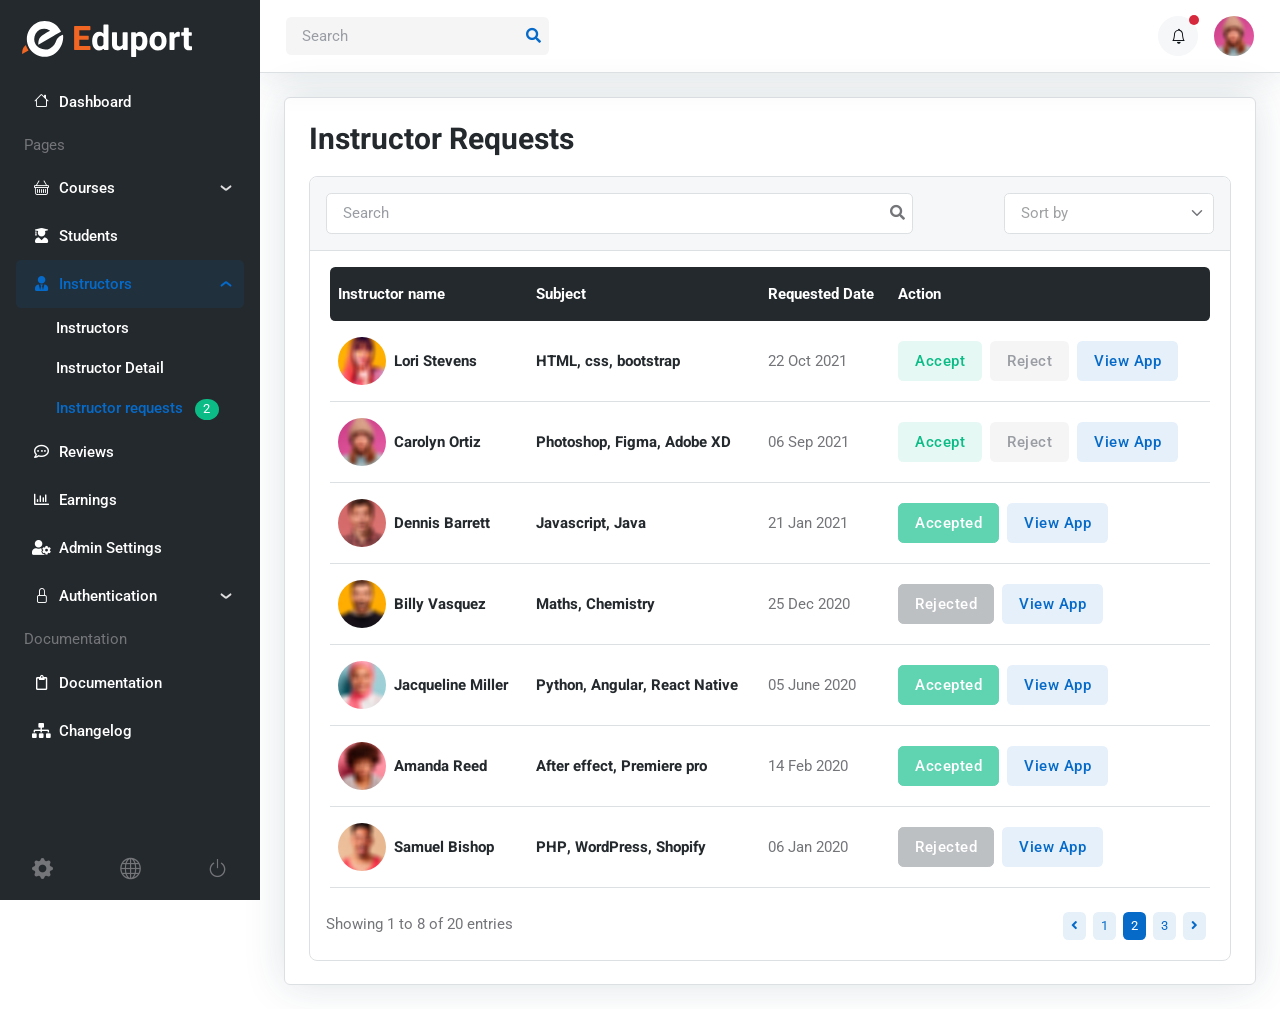
<file: template/admin-instructor-request.html>
<!DOCTYPE html>
<html lang="en">
<head>
	<title>Eduport- LMS, Education and Course Theme</title>

	<!-- Meta Tags -->
	<meta charset="utf-8">
	<meta name="viewport" content="width=device-width, initial-scale=1, shrink-to-fit=no">
	<meta name="author" content="Webestica.com">
	<meta name="description" content="Eduport- LMS, Education and Course Theme">

	<!-- Dark mode -->
	<script>
		const storedTheme = localStorage.getItem('theme')
 
		const getPreferredTheme = () => {
			if (storedTheme) {
				return storedTheme
			}
			return window.matchMedia('(prefers-color-scheme: light)').matches ? 'light' : 'light'
		}

		const setTheme = function (theme) {
			if (theme === 'auto' && window.matchMedia('(prefers-color-scheme: dark)').matches) {
				document.documentElement.setAttribute('data-bs-theme', 'dark')
			} else {
				document.documentElement.setAttribute('data-bs-theme', theme)
			}
		}

		setTheme(getPreferredTheme())

		window.addEventListener('DOMContentLoaded', () => {
		    var el = document.querySelector('.theme-icon-active');
			if(el != 'undefined' && el != null) {
				const showActiveTheme = theme => {
				const activeThemeIcon = document.querySelector('.theme-icon-active use')
				const btnToActive = document.querySelector(`[data-bs-theme-value="${theme}"]`)
				const svgOfActiveBtn = btnToActive.querySelector('.mode-switch use').getAttribute('href')

				document.querySelectorAll('[data-bs-theme-value]').forEach(element => {
					element.classList.remove('active')
				})

				btnToActive.classList.add('active')
				activeThemeIcon.setAttribute('href', svgOfActiveBtn)
			}

			window.matchMedia('(prefers-color-scheme: dark)').addEventListener('change', () => {
				if (storedTheme !== 'light' || storedTheme !== 'dark') {
					setTheme(getPreferredTheme())
				}
			})

			showActiveTheme(getPreferredTheme())

			document.querySelectorAll('[data-bs-theme-value]')
				.forEach(toggle => {
					toggle.addEventListener('click', () => {
						const theme = toggle.getAttribute('data-bs-theme-value')
						localStorage.setItem('theme', theme)
						setTheme(theme)
						showActiveTheme(theme)
					})
				})

			}
		})
		
	</script>

	<!-- Favicon -->
	<link rel="shortcut icon" href="assets/images/favicon.ico">

	<!-- Google Font -->
	<link rel="preconnect" href="https://fonts.googleapis.com">
	<link rel="preconnect" href="https://fonts.gstatic.com" crossorigin>
	<link rel="stylesheet" href="https://fonts.googleapis.com/css2?family=Heebo:wght@400;500;700&family=Roboto:wght@400;500;700&display=swap">

	<!-- Plugins CSS -->
	<link rel="stylesheet" type="text/css" href="assets/vendor/font-awesome/css/all.min.css">
	<link rel="stylesheet" type="text/css" href="assets/vendor/bootstrap-icons/bootstrap-icons.css">
	<link rel="stylesheet" type="text/css" href="assets/vendor/choices/css/choices.min.css">
	<link rel="stylesheet" type="text/css" href="assets/vendor/overlay-scrollbar/css/overlayscrollbars.min.css">

	<!-- Theme CSS -->
	<link rel="stylesheet" type="text/css" href="assets/css/style.css">

</head>

<body>


<!-- **************** MAIN CONTENT START **************** -->
<main>
	
<!-- Sidebar START -->
<nav class="navbar sidebar navbar-expand-xl navbar-dark bg-dark">

	<!-- Navbar brand for xl START -->
	<div class="d-flex align-items-center">
		<a class="navbar-brand" href="index.html">
			<img class="navbar-brand-item" src="assets/images/logo-light.svg" alt="">
		</a>
	</div>
	<!-- Navbar brand for xl END -->
	
	<div class="offcanvas offcanvas-start flex-row custom-scrollbar h-100" data-bs-backdrop="true" tabindex="-1" id="offcanvasSidebar">
		<div class="offcanvas-body sidebar-content d-flex flex-column bg-dark">

			<!-- Sidebar menu START -->
			<ul class="navbar-nav flex-column" id="navbar-sidebar">
				
				<!-- Menu item 1 -->
				<li class="nav-item"><a href="admin-dashboard.html" class="nav-link"><i class="bi bi-house fa-fw me-2"></i>Dashboard</a></li>
				
				<!-- Title -->
				<li class="nav-item ms-2 my-2">Pages</li>

				<!-- menu item 2 -->
				<li class="nav-item">
					<a class="nav-link" data-bs-toggle="collapse" href="#collapsepage" role="button" aria-expanded="false" aria-controls="collapsepage">
						<i class="bi bi-basket fa-fw me-2"></i>Courses
					</a>
					<!-- Submenu -->
					<ul class="nav collapse flex-column" id="collapsepage" data-bs-parent="#navbar-sidebar">
						<li class="nav-item"> <a class="nav-link" href="admin-course-list.html">All Courses</a></li>
						<li class="nav-item"> <a class="nav-link" href="admin-course-category.html">Course Category</a></li>
						<li class="nav-item"> <a class="nav-link" href="admin-course-detail.html">Course Detail</a></li>
					</ul>
				</li>

				<!-- Menu item 3 -->
				<li class="nav-item"> <a class="nav-link" href="admin-student-list.html"><i class="fas fa-user-graduate fa-fw me-2"></i>Students</a></li>

				<!-- Menu item 4 -->
				<li class="nav-item">
					<a class="nav-link" data-bs-toggle="collapse" href="#collapseinstructors" role="button" aria-expanded="true" aria-controls="collapseinstructors">
						<i class="fas fa-user-tie fa-fw me-2"></i>Instructors
					</a>
					<!-- Submenu -->
					<ul class="nav collapse flex-column show" id="collapseinstructors" data-bs-parent="#navbar-sidebar">
						<li class="nav-item"> <a class="nav-link" href="admin-instructor-list.html">Instructors</a></li>
						<li class="nav-item"> <a class="nav-link" href="admin-instructor-detail.html">Instructor Detail</a></li>
						<li class="nav-item"> 
							<a class="nav-link active" href="admin-instructor-request.html">Instructor requests
								<span class="badge text-bg-success rounded-circle ms-2">2</span>
							</a>
						</li>
					</ul>
				</li>
				
				<!-- Menu item 5 -->
				<li class="nav-item"> <a class="nav-link" href="admin-review.html"><i class="far fa-comment-dots fa-fw me-2"></i>Reviews</a></li>

				<!-- Menu item 6 -->
				<li class="nav-item"> <a class="nav-link" href="admin-earning.html"><i class="far fa-chart-bar fa-fw me-2"></i>Earnings</a></li>

				<!-- Menu item 7 -->
				<li class="nav-item"> <a class="nav-link" href="admin-setting.html"><i class="fas fa-user-cog fa-fw me-2"></i>Admin Settings</a></li>

				<!-- Menu item 8 -->
				<li class="nav-item">
					<a class="nav-link" data-bs-toggle="collapse" href="#collapseauthentication" role="button" aria-expanded="false" aria-controls="collapseauthentication">
						<i class="bi bi-lock fa-fw me-2"></i>Authentication
					</a>
					<!-- Submenu -->
					<ul class="nav collapse flex-column" id="collapseauthentication" data-bs-parent="#navbar-sidebar">
						<li class="nav-item"> <a class="nav-link" href="sign-up.html">Sign Up</a></li>
						<li class="nav-item"> <a class="nav-link" href="sign-in.html">Sign In</a></li>
						<li class="nav-item"> <a class="nav-link" href="forgot-password.html">Forgot Password</a></li>
						<li class="nav-item"> <a class="nav-link" href="admin-error-404.html">Error 404</a></li>
					</ul>
				</li>

				<!-- Title -->
				<li class="nav-item ms-2 my-2">Documentation</li>

				<!-- Menu item 9 -->
				<li class="nav-item"> <a class="nav-link" href="docs/index.html"><i class="far fa-clipboard fa-fw me-2"></i>Documentation</a></li>

				<!-- Menu item 10 -->
				<li class="nav-item"> <a class="nav-link" href="docs/changelog.html"><i class="fas fa-sitemap fa-fw me-2"></i>Changelog</a></li>
			</ul>
			<!-- Sidebar menu end -->

			<!-- Sidebar footer START -->
			<div class="px-3 mt-auto pt-3">
				<div class="d-flex align-items-center justify-content-between text-primary-hover">
						<a class="h5 mb-0 text-body" href="admin-setting.html" data-bs-toggle="tooltip" data-bs-placement="top" title="Settings">
							<i class="bi bi-gear-fill"></i>
						</a>
						<a class="h5 mb-0 text-body" href="index.html" data-bs-toggle="tooltip" data-bs-placement="top" title="Home">
							<i class="bi bi-globe"></i>
						</a>
						<a class="h5 mb-0 text-body" href="sign-in.html" data-bs-toggle="tooltip" data-bs-placement="top" title="Sign out">
							<i class="bi bi-power"></i>
						</a>
				</div>
			</div>
			<!-- Sidebar footer END -->
			
		</div>
	</div>
</nav>
<!-- Sidebar END -->

<!-- Page content START -->
<div class="page-content">
	
	<!-- Top bar START -->
	<nav class="navbar top-bar navbar-light border-bottom py-0 py-xl-3">
		<div class="container-fluid p-0">
			<div class="d-flex align-items-center w-100">

				<!-- Logo START -->
				<div class="d-flex align-items-center d-xl-none">
					<a class="navbar-brand" href="index.html">
						<img class="light-mode-item navbar-brand-item h-30px" src="assets/images/logo-mobile.svg" alt="">
						<img class="dark-mode-item navbar-brand-item h-30px" src="assets/images/logo-mobile-light.svg" alt="">
					</a>
				</div>
				<!-- Logo END -->

				<!-- Toggler for sidebar START -->
				<div class="navbar-expand-xl sidebar-offcanvas-menu">
					<button class="navbar-toggler me-auto" type="button" data-bs-toggle="offcanvas" data-bs-target="#offcanvasSidebar" aria-controls="offcanvasSidebar" aria-expanded="false" aria-label="Toggle navigation" data-bs-auto-close="outside">
						<i class="bi bi-text-right fa-fw h2 lh-0 mb-0 rtl-flip" data-bs-target="#offcanvasMenu"> </i>
					</button>
				</div>
				<!-- Toggler for sidebar END -->
				
				<!-- Top bar left -->
				<div class="navbar-expand-lg ms-auto ms-xl-0">
					
					<!-- Toggler for menubar START -->
					<button class="navbar-toggler ms-auto" type="button" data-bs-toggle="collapse" data-bs-target="#navbarTopContent" aria-controls="navbarTopContent" aria-expanded="false" aria-label="Toggle navigation">
						<span class="navbar-toggler-animation">
							<span></span>
							<span></span>
							<span></span>
						</span>
					</button>
					<!-- Toggler for menubar END -->

					<!-- Topbar menu START -->
					<div class="collapse navbar-collapse w-100" id="navbarTopContent">
						<!-- Top search START -->
						<div class="nav my-3 my-xl-0 flex-nowrap align-items-center">
							<div class="nav-item w-100">
								<form class="position-relative">
									<input class="form-control pe-5 bg-secondary bg-opacity-10 border-0" type="search" placeholder="Search" aria-label="Search">
									<button class="bg-transparent px-2 py-0 border-0 position-absolute top-50 end-0 translate-middle-y" type="submit"><i class="fas fa-search fs-6 text-primary"></i></button>
								</form>
							</div>
						</div>
						<!-- Top search END -->
					</div>
					<!-- Topbar menu END -->
				</div>
				<!-- Top bar left END -->
				
				<!-- Top bar right START -->
				<div class="ms-xl-auto">
					<ul class="navbar-nav flex-row align-items-center">

						<!-- Notification dropdown START -->
						<li class="nav-item ms-2 ms-md-3 dropdown">
							<!-- Notification button -->
							<a class="btn btn-light btn-round mb-0" href="#" role="button" data-bs-toggle="dropdown" aria-expanded="false" data-bs-auto-close="outside">
								<i class="bi bi-bell fa-fw"></i>
							</a>
							<!-- Notification dote -->
							<span class="notif-badge animation-blink"></span>

							<!-- Notification dropdown menu START -->
							<div class="dropdown-menu dropdown-animation dropdown-menu-end dropdown-menu-size-md p-0 shadow-lg border-0">
								<div class="card bg-transparent">
									<div class="card-header bg-transparent border-bottom py-4 d-flex justify-content-between align-items-center">
										<h6 class="m-0">Notifications <span class="badge bg-danger bg-opacity-10 text-danger ms-2">2 new</span></h6>
										<a class="small" href="#">Clear all</a>
									</div>
									<div class="card-body p-0">
										<ul class="list-group list-unstyled list-group-flush">
											<!-- Notif item -->
											<li>
												<a href="#" class="list-group-item-action border-0 border-bottom d-flex p-3">
													<div class="me-3">
														<div class="avatar avatar-md">
															<img class="avatar-img rounded-circle" src="assets/images/avatar/08.jpg" alt="avatar">
														</div>
													</div>
													<div>
														<p class="text-body small m-0">Congratulate <b>Joan Wallace</b> for graduating from <b>Microverse university</b></p>
														<u class="small">Say congrats</u>
													</div>
												</a>
											</li>

											<!-- Notif item -->
											<li>
												<a href="#" class="list-group-item-action border-0 border-bottom d-flex p-3">
													<div class="me-3">
														<div class="avatar avatar-md">
															<img class="avatar-img rounded-circle" src="assets/images/avatar/02.jpg" alt="avatar">
														</div>
													</div>
													<div>
														<h6 class="mb-1">Larry Lawson Added a new course</h6>
														<p class="small text-body m-0">What's new! Find out about new features</p>
														<u class="small">View detail</u>
													</div>
												</a>
											</li>

											<!-- Notif item -->
											<li>
												<a href="#" class="list-group-item-action border-0 border-bottom d-flex p-3">
													<div class="me-3">
														<div class="avatar avatar-md">
															<img class="avatar-img rounded-circle" src="assets/images/avatar/05.jpg" alt="avatar">
														</div>
													</div>
													<div>
														<h6 class="mb-1">New request to apply for Instructor</h6>
														<u class="small">View detail</u>
													</div>
												</a>
											</li>

											<!-- Notif item -->
											<li>
												<a href="#" class="list-group-item-action border-0 border-bottom d-flex p-3">
													<div class="me-3">
														<div class="avatar avatar-md">
															<img class="avatar-img rounded-circle" src="assets/images/avatar/03.jpg" alt="avatar">
														</div>
													</div>
													<div>
														<h6 class="mb-1">Update v2.3 completed successfully</h6>
														<p class="small text-body m-0">What's new! Find out about new features</p>
														<small class="text-body">5 min ago</small>
													</div>
												</a>
											</li>
										</ul>
									</div>
									<!-- Button -->
									<div class="card-footer bg-transparent border-0 py-3 text-center position-relative">
										<a href="#" class="stretched-link">See all incoming activity</a>
									</div>
								</div>
							</div>
							<!-- Notification dropdown menu END -->
						</li>
						<!-- Notification dropdown END -->

						<!-- Profile dropdown START -->
						<li class="nav-item ms-2 ms-md-3 dropdown">
							<!-- Avatar -->
							<a class="avatar avatar-sm p-0" href="#" id="profileDropdown" role="button" data-bs-auto-close="outside" data-bs-display="static" data-bs-toggle="dropdown" aria-expanded="false">
								<img class="avatar-img rounded-circle" src="assets/images/avatar/01.jpg" alt="avatar">
							</a>

							<!-- Profile dropdown START -->
							<ul class="dropdown-menu dropdown-animation dropdown-menu-end shadow pt-3" aria-labelledby="profileDropdown">
								<!-- Profile info -->
								<li class="px-3">
									<div class="d-flex align-items-center">
										<!-- Avatar -->
										<div class="avatar me-3 mb-3">
											<img class="avatar-img rounded-circle shadow" src="assets/images/avatar/01.jpg" alt="avatar">
										</div>
										<div>
											<a class="h6 mt-2 mt-sm-0" href="#">Lori Ferguson</a>
											<p class="small m-0">example@gmail.com</p>
										</div>
									</div>
								</li>
                <li> <hr class="dropdown-divider"></li>
								<!-- Links -->
								<li><a class="dropdown-item" href="#"><i class="bi bi-person fa-fw me-2"></i>Edit Profile</a></li>
								<li><a class="dropdown-item" href="#"><i class="bi bi-gear fa-fw me-2"></i>Account Settings</a></li>
								<li><a class="dropdown-item" href="#"><i class="bi bi-info-circle fa-fw me-2"></i>Help</a></li>
								<li><a class="dropdown-item bg-danger-soft-hover" href="#"><i class="bi bi-power fa-fw me-2"></i>Sign Out</a></li>
								<li> <hr class="dropdown-divider"></li>

								<!-- Dark mode options START -->
								<li>
									<div class="bg-light dark-mode-switch theme-icon-active d-flex align-items-center p-1 rounded mt-2">
										<!-- <span>Mode:</span> -->
										<button type="button" class="btn btn-sm mb-0" data-bs-theme-value="light">
											<svg xmlns="http://www.w3.org/2000/svg" width="16" height="16" fill="currentColor" class="bi bi-sun fa-fw mode-switch" viewBox="0 0 16 16">
												<path d="M8 11a3 3 0 1 1 0-6 3 3 0 0 1 0 6zm0 1a4 4 0 1 0 0-8 4 4 0 0 0 0 8zM8 0a.5.5 0 0 1 .5.5v2a.5.5 0 0 1-1 0v-2A.5.5 0 0 1 8 0zm0 13a.5.5 0 0 1 .5.5v2a.5.5 0 0 1-1 0v-2A.5.5 0 0 1 8 13zm8-5a.5.5 0 0 1-.5.5h-2a.5.5 0 0 1 0-1h2a.5.5 0 0 1 .5.5zM3 8a.5.5 0 0 1-.5.5h-2a.5.5 0 0 1 0-1h2A.5.5 0 0 1 3 8zm10.657-5.657a.5.5 0 0 1 0 .707l-1.414 1.415a.5.5 0 1 1-.707-.708l1.414-1.414a.5.5 0 0 1 .707 0zm-9.193 9.193a.5.5 0 0 1 0 .707L3.05 13.657a.5.5 0 0 1-.707-.707l1.414-1.414a.5.5 0 0 1 .707 0zm9.193 2.121a.5.5 0 0 1-.707 0l-1.414-1.414a.5.5 0 0 1 .707-.707l1.414 1.414a.5.5 0 0 1 0 .707zM4.464 4.465a.5.5 0 0 1-.707 0L2.343 3.05a.5.5 0 1 1 .707-.707l1.414 1.414a.5.5 0 0 1 0 .708z"/>
												<use href="#"></use>
											</svg> Light
										</button>
										<button type="button" class="btn btn-sm mb-0" data-bs-theme-value="dark">
											<svg xmlns="http://www.w3.org/2000/svg" width="16" height="16" fill="currentColor" class="bi bi-moon-stars fa-fw mode-switch" viewBox="0 0 16 16">
												<path d="M6 .278a.768.768 0 0 1 .08.858 7.208 7.208 0 0 0-.878 3.46c0 4.021 3.278 7.277 7.318 7.277.527 0 1.04-.055 1.533-.16a.787.787 0 0 1 .81.316.733.733 0 0 1-.031.893A8.349 8.349 0 0 1 8.344 16C3.734 16 0 12.286 0 7.71 0 4.266 2.114 1.312 5.124.06A.752.752 0 0 1 6 .278zM4.858 1.311A7.269 7.269 0 0 0 1.025 7.71c0 4.02 3.279 7.276 7.319 7.276a7.316 7.316 0 0 0 5.205-2.162c-.337.042-.68.063-1.029.063-4.61 0-8.343-3.714-8.343-8.29 0-1.167.242-2.278.681-3.286z"/>
												<path d="M10.794 3.148a.217.217 0 0 1 .412 0l.387 1.162c.173.518.579.924 1.097 1.097l1.162.387a.217.217 0 0 1 0 .412l-1.162.387a1.734 1.734 0 0 0-1.097 1.097l-.387 1.162a.217.217 0 0 1-.412 0l-.387-1.162A1.734 1.734 0 0 0 9.31 6.593l-1.162-.387a.217.217 0 0 1 0-.412l1.162-.387a1.734 1.734 0 0 0 1.097-1.097l.387-1.162zM13.863.099a.145.145 0 0 1 .274 0l.258.774c.115.346.386.617.732.732l.774.258a.145.145 0 0 1 0 .274l-.774.258a1.156 1.156 0 0 0-.732.732l-.258.774a.145.145 0 0 1-.274 0l-.258-.774a1.156 1.156 0 0 0-.732-.732l-.774-.258a.145.145 0 0 1 0-.274l.774-.258c.346-.115.617-.386.732-.732L13.863.1z"/>
												<use href="#"></use>
											</svg> Dark
										</button>
										<button type="button" class="btn btn-sm mb-0 active" data-bs-theme-value="auto">
											<svg xmlns="http://www.w3.org/2000/svg" width="16" height="16" fill="currentColor" class="bi bi-circle-half fa-fw mode-switch" viewBox="0 0 16 16">
												<path d="M8 15A7 7 0 1 0 8 1v14zm0 1A8 8 0 1 1 8 0a8 8 0 0 1 0 16z"/>
												<use href="#"></use>
											</svg> Auto
										</button>
									</div>
								</li> 
								<!-- Dark mode options END-->
							</ul>
							<!-- Profile dropdown END -->
						</li>
						<!-- Profile dropdown END -->
					</ul>
				</div>
				<!-- Top bar right END -->
			</div>
		</div>
	</nav>
	<!-- Top bar END -->

	<!-- Page main content START -->
	<div class="page-content-wrapper border">

		<!-- Title -->
		<div class="row mb-3">
			<div class="col-12">
				<h1 class="h3 mb-2 mb-sm-0">Instructor Requests</h1>
			</div>
		</div>

		<!-- Main card START -->
		<div class="card bg-transparent border">

			<!-- Card header START -->
			<div class="card-header bg-light border-bottom">
				<!-- Search and select START -->
				<div class="row g-3 align-items-center justify-content-between">

					<!-- Search bar -->
					<div class="col-md-8">
						<form class="rounded position-relative">
							<input class="form-control bg-body" type="search" placeholder="Search" aria-label="Search">
							<button class="bg-transparent p-2 position-absolute top-50 end-0 translate-middle-y border-0 text-primary-hover text-reset" type="submit">
								<i class="fas fa-search fs-6 "></i>
							</button>
						</form>
					</div>

					<!-- Select option -->
					<div class="col-md-3">
						<!-- Short by filter -->
						<form>
							<select class="form-select js-choice border-0 z-index-9 bg-transparent" aria-label=".form-select-sm">
								<option value="">Sort by</option>
								<option>Newest</option>
								<option>Oldest</option>
								<option>Accepted</option>
								<option>Rejected</option>
							</select>
						</form>
					</div>
				</div>
				<!-- Search and select END -->
			</div>
			<!-- Card header END -->

			<!-- Card body START -->
			<div class="card-body">
				<!-- Instructor request table START -->
				<div class="table-responsive border-0">
					<table class="table table-dark-gray align-middle p-4 mb-0 table-hover">

						<!-- Table head -->
						<thead>
							<tr>
								<th scope="col" class="border-0 rounded-start">Instructor name</th>
								<th scope="col" class="border-0">Subject</th>
								<th scope="col" class="border-0">Requested Date</th>
								<th scope="col" class="border-0 rounded-end">Action</th>
							</tr>
						</thead>

						<!-- Table body START -->
						<tbody>
							<!-- Table row -->
							<tr>
								<!-- Table data -->
								<td>
									<div class="d-flex align-items-center position-relative">
										<!-- Image -->
										<div class="avatar avatar-md">
											<img src="assets/images/avatar/09.jpg" class="rounded-circle" alt="">
										</div>
										<div class="mb-0 ms-2">
											<!-- Title -->
											<h6 class="mb-0"><a href="#" class="stretched-link">Lori Stevens</a></h6>
										</div>
									</div>
								</td>

								<!-- Table data -->
								<td class="text-center text-sm-start">
									<h6 class="mb-0">HTML, css, bootstrap</h6>
								</td>

								<!-- Table data -->
								<td>22 Oct 2021</td>

								<!-- Table data -->
								<td>
									<a href="#" class="btn btn-success-soft me-1 mb-1 mb-lg-0">Accept</a>
									<a href="#" class="btn btn-secondary-soft me-1 mb-1 mb-lg-0">Reject</a>
									<a href="#" class="btn btn-primary-soft me-1 mb-0" data-bs-toggle="modal" data-bs-target="#appDetail">View App</a>
								</td>
							</tr>

							<!-- Table row -->
							<tr>
								<!-- Table data -->
								<td>
									<div class="d-flex align-items-center position-relative">
										<!-- Image -->
										<div class="avatar avatar-md">
											<img src="assets/images/avatar/01.jpg" class="rounded-circle" alt="">
										</div>
										<div class="mb-0 ms-2">
											<!-- Title -->
											<h6 class="mb-0"><a href="#" class="stretched-link">Carolyn Ortiz</a></h6>
										</div>
									</div>
								</td>

								<!-- Table data -->
								<td class="text-center text-sm-start">
									<h6 class="mb-0">Photoshop, Figma, Adobe XD</h6>
								</td>

								<!-- Table data -->
								<td>06 Sep 2021</td>

								<!-- Table data -->
								<td>
									<a href="#" class="btn btn-success-soft me-1 mb-1 mb-lg-0">Accept</a>
									<a href="#" class="btn btn-secondary-soft me-1 mb-1 mb-lg-0">Reject</a>
									<a href="#" class="btn btn-primary-soft me-1 mb-0" data-bs-toggle="modal" data-bs-target="#appDetail">View App</a>
								</td>
							</tr>

							<!-- Table row -->
							<tr>
								<!-- Table data -->
								<td>
									<div class="d-flex align-items-center position-relative">
										<!-- Image -->
										<div class="avatar avatar-md">
											<img src="assets/images/avatar/03.jpg" class="rounded-circle" alt="">
										</div>
										<div class="mb-0 ms-2">
											<!-- Title -->
											<h6 class="mb-0"><a href="#" class="stretched-link">Dennis Barrett</a></h6>
										</div>
									</div>
								</td>

								<!-- Table data -->
								<td class="text-center text-sm-start">
									<h6 class="mb-0">Javascript, Java</h6>
								</td>

								<!-- Table data -->
								<td>21 Jan 2021</td>

								<!-- Table data -->
								<!-- Table data -->
								<td>
									<a href="#" class="btn btn-success me-1 mb-1 mb-md-0 disabled">Accepted</a>
									<a href="#" class="btn btn-primary-soft me-1 mb-0" data-bs-toggle="modal" data-bs-target="#appDetail">View App</a>
								</td>
							</tr>

							<!-- Table row -->
							<tr>
								<!-- Table data -->
								<td>
									<div class="d-flex align-items-center position-relative">
										<!-- Image -->
										<div class="avatar avatar-md">
											<img src="assets/images/avatar/04.jpg" class="rounded-circle" alt="">
										</div>
										<div class="mb-0 ms-2">
											<!-- Title -->
											<h6 class="mb-0"><a href="#" class="stretched-link">Billy Vasquez</a></h6>
										</div>
									</div>
								</td>

								<!-- Table data -->
								<td class="text-center text-sm-start">
									<h6 class="mb-0">Maths, Chemistry</h6>
								</td>

								<!-- Table data -->
								<td>25 Dec 2020</td>

								<!-- Table data -->
								<td>
									<a href="#" class="btn btn-secondary me-1 mb-1 mb-md-0 disabled">Rejected</a>
									<a href="#" class="btn btn-primary-soft me-1 mb-0" data-bs-toggle="modal" data-bs-target="#appDetail">View App</a>
								</td>
							</tr>

							<!-- Table row -->
							<tr>
								<!-- Table data -->
								<td>
									<div class="d-flex align-items-center position-relative">
										<!-- Image -->
										<div class="avatar avatar-md">
											<img src="assets/images/avatar/05.jpg" class="rounded-circle" alt="">
										</div>
										<div class="mb-0 ms-2">
											<!-- Title -->
											<h6 class="mb-0"><a href="#" class="stretched-link">Jacqueline Miller</a></h6>
										</div>
									</div>
								</td>

								<!-- Table data -->
								<td class="text-center text-sm-start">
									<h6 class="mb-0">Python, Angular, React Native</h6>
								</td>

								<!-- Table data -->
								<td>05 June 2020</td>

								<!-- Table data -->
								<td>
									<a href="#" class="btn btn-success me-1 mb-1 mb-md-0 disabled">Accepted</a>
									<a href="#" class="btn btn-primary-soft me-1 mb-0" data-bs-toggle="modal" data-bs-target="#appDetail">View App</a>
								</td>
							</tr>

							<!-- Table row -->
							<tr>
								<!-- Table data -->
								<td>
									<div class="d-flex align-items-center position-relative">
										<!-- Image -->
										<div class="avatar avatar-md">
											<img src="assets/images/avatar/06.jpg" class="rounded-circle" alt="">
										</div>
										<div class="mb-0 ms-2">
											<!-- Title -->
											<h6 class="mb-0"><a href="#" class="stretched-link">Amanda Reed</a></h6>
										</div>
									</div>
								</td>

								<!-- Table data -->
								<td class="text-center text-sm-start">
									<h6 class="mb-0">After effect, Premiere pro</h6>
								</td>

								<!-- Table data -->
								<td>14 Feb 2020</td>

								<!-- Table data -->
								<td>
									<a href="#" class="btn btn-success me-1 mb-1 mb-md-0 disabled">Accepted</a>
									<a href="#" class="btn btn-primary-soft me-1 mb-0" data-bs-toggle="modal" data-bs-target="#appDetail">View App</a>
								</td>
							</tr>

							<!-- Table row -->
							<tr>
								<!-- Table data -->
								<td>
									<div class="d-flex align-items-center position-relative">
										<!-- Image -->
										<div class="avatar avatar-md">
											<img src="assets/images/avatar/07.jpg" class="rounded-circle" alt="">
										</div>
										<div class="mb-0 ms-2">
											<!-- Title -->
											<h6 class="mb-0"><a href="#" class="stretched-link">Samuel Bishop</a></h6>
										</div>
									</div>
								</td>

								<!-- Table data -->
								<td class="text-center text-sm-start">
									<h6 class="mb-0">PHP, WordPress, Shopify</h6>
								</td>

								<!-- Table data -->
								<td>06 Jan 2020</td>

								<!-- Table data -->
								<td>
									<a href="#" class="btn btn-secondary me-1 mb-1 mb-md-0 disabled">Rejected</a>
									<a href="#" class="btn btn-primary-soft me-1 mb-0" data-bs-toggle="modal" data-bs-target="#appDetail">View App</a>
								</td>
							</tr>

						</tbody>
						<!-- Table body END -->
					</table>
				</div>
				<!-- Instructor request table END -->
			</div>
			<!-- Card body END -->

			<!-- Card footer START -->
			<div class="card-footer bg-transparent pt-0">
				<!-- Pagination START -->
				<div class="d-sm-flex justify-content-sm-between align-items-sm-center">
					<!-- Content -->
					<p class="mb-0 text-center text-sm-start">Showing 1 to 8 of 20 entries</p>
					<!-- Pagination -->
					<nav class="d-flex justify-content-center mb-0" aria-label="navigation">
						<ul class="pagination pagination-sm pagination-primary-soft d-inline-block d-md-flex rounded mb-0">
							<li class="page-item mb-0"><a class="page-link" href="#" tabindex="-1"><i class="fas fa-angle-left"></i></a></li>
							<li class="page-item mb-0"><a class="page-link" href="#">1</a></li>
							<li class="page-item mb-0 active"><a class="page-link" href="#">2</a></li>
							<li class="page-item mb-0"><a class="page-link" href="#">3</a></li>
							<li class="page-item mb-0"><a class="page-link" href="#"><i class="fas fa-angle-right"></i></a></li>
						</ul>
					</nav>
				</div>
				<!-- Pagination END -->
			</div>
			<!-- Card footer END -->
		</div>
		<!-- Main card END -->
	</div>
	<!-- Page main content END -->

</div>
<!-- Page content END -->

</main>
<!-- **************** MAIN CONTENT END **************** -->

<!-- Modal START -->
<div class="modal fade" id="appDetail" tabindex="-1" aria-labelledby="appDetaillabel" aria-hidden="true">
	<div class="modal-dialog modal-dialog-centered modal-lg">
		<div class="modal-content">
			
			<!-- Modal header -->
			<div class="modal-header bg-dark">
				<h5 class="modal-title text-white" id="appDetaillabel">Applicant details</h5>
				<button type="button" class="btn btn-sm btn-light mb-0" data-bs-dismiss="modal" aria-label="Close"><i class="bi bi-x-lg"></i></button>
			</div>

			<!-- Modal body -->
			<div class="modal-body p-5">
				<!-- Name -->
				<span class="small">Applicant Name:</span>
				<h6 class="mb-3">Jacqueline Miller</h6>

				<!-- Email -->
				<span class="small">Applicant Email id:</span>
				<h6 class="mb-3">example@gmail.com</h6>

				<!-- Phone number -->
				<span class="small">Applicant Phone number:</span>
				<h6 class="mb-3">+123 456 789 10</h6>

				<!-- Summary -->
				<span class="small">Summary:</span>
				<p class="text-dark mb-2">We focus a great deal on the understanding of behavioral psychology and influence triggers which are crucial for becoming a well rounded Digital Marketer. We understand that theory is important to build a solid foundation, we understand that theory alone isn’t going to get the job done so that’s why this course is packed with practical hands-on examples that you can follow step by step.</p>
				<p class="text-dark mb-0">As it so contrasted oh estimating instrument. Size like body someone had. Are conduct viewing boy minutes warrant the expense? Tolerably behavior may admit daughters offending her ask own. Praise effect wishes change way and any wanted. Lively use looked latter regard had. Do he it part more last in.</p>
			</div>

			<!-- Modal footer -->
			<div class="modal-footer">
				<button type="button" class="btn btn-danger-soft my-0" data-bs-dismiss="modal">Close</button>
			</div>
		</div>
	</div>
</div>   
<!-- Modal END -->

<!-- Back to top -->
<div class="back-top"><i class="bi bi-arrow-up-short position-absolute top-50 start-50 translate-middle"></i></div>

<!-- Bootstrap JS -->
<script src="assets/vendor/bootstrap/dist/js/bootstrap.bundle.min.js"></script>

<!-- Vendors -->
<script src="assets/vendor/choices/js/choices.min.js"></script>
<script src="assets/vendor/overlay-scrollbar/js/overlayscrollbars.min.js"></script>

<!-- Template Functions -->
<script src="assets/js/functions.js"></script>

</body>
</html>
</file>
<file: assets/vendor/tiny-slider/tiny-slider.css>
.tns-outer{padding:0 !important}.tns-outer [hidden]{display:none !important}.tns-outer [aria-controls],.tns-outer [data-action]{cursor:pointer}.tns-slider{-webkit-transition:all 0s;-moz-transition:all 0s;transition:all 0s}.tns-slider>.tns-item{-webkit-box-sizing:border-box;-moz-box-sizing:border-box;box-sizing:border-box}.tns-horizontal.tns-subpixel{white-space:nowrap}.tns-horizontal.tns-subpixel>.tns-item{display:inline-block;vertical-align:top;white-space:normal}.tns-horizontal.tns-no-subpixel:after{content:'';display:table;clear:both}.tns-horizontal.tns-no-subpixel>.tns-item{float:left}.tns-horizontal.tns-carousel.tns-no-subpixel>.tns-item{margin-right:-100%}.tns-no-calc{position:relative;left:0}.tns-gallery{position:relative;left:0;min-height:1px}.tns-gallery>.tns-item{position:absolute;left:-100%;-webkit-transition:transform 0s, opacity 0s;-moz-transition:transform 0s, opacity 0s;transition:transform 0s, opacity 0s}.tns-gallery>.tns-slide-active{position:relative;left:auto !important}.tns-gallery>.tns-moving{-webkit-transition:all 0.25s;-moz-transition:all 0.25s;transition:all 0.25s}.tns-autowidth{display:inline-block}.tns-lazy-img{-webkit-transition:opacity 0.6s;-moz-transition:opacity 0.6s;transition:opacity 0.6s;opacity:0.6}.tns-lazy-img.tns-complete{opacity:1}.tns-ah{-webkit-transition:height 0s;-moz-transition:height 0s;transition:height 0s}.tns-ovh{overflow:hidden}.tns-visually-hidden{position:absolute;left:-10000em}.tns-transparent{opacity:0;visibility:hidden}.tns-fadeIn{opacity:1;filter:alpha(opacity=100);z-index:0}.tns-normal,.tns-fadeOut{opacity:0;filter:alpha(opacity=0);z-index:-1}.tns-vpfix{white-space:nowrap}.tns-vpfix>div,.tns-vpfix>li{display:inline-block}.tns-t-subp2{margin:0 auto;width:310px;position:relative;height:10px;overflow:hidden}.tns-t-ct{width:2333.3333333%;width:-webkit-calc(100% * 70 / 3);width:-moz-calc(100% * 70 / 3);width:calc(100% * 70 / 3);position:absolute;right:0}.tns-t-ct:after{content:'';display:table;clear:both}.tns-t-ct>div{width:1.4285714%;width:-webkit-calc(100% / 70);width:-moz-calc(100% / 70);width:calc(100% / 70);height:10px;float:left}
</file>
<file: assets/css/custom.css>
.float{
    position:fixed;
    width:60px;
    height:60px;
    bottom:40px;
    right:40px;
    background-color:#25d366;
    color:#FFF;
    border-radius:50px;
    text-align:center;
    font-size:30px;
    box-shadow: 2px 2px 3px #999;
    z-index:100;
}

.my-float{
    margin-top: 7px;
}
</file>
<file: template/assets/vendor/tiny-slider/tiny-slider.css>
.tns-outer{padding:0 !important}.tns-outer [hidden]{display:none !important}.tns-outer [aria-controls],.tns-outer [data-action]{cursor:pointer}.tns-slider{-webkit-transition:all 0s;-moz-transition:all 0s;transition:all 0s}.tns-slider>.tns-item{-webkit-box-sizing:border-box;-moz-box-sizing:border-box;box-sizing:border-box}.tns-horizontal.tns-subpixel{white-space:nowrap}.tns-horizontal.tns-subpixel>.tns-item{display:inline-block;vertical-align:top;white-space:normal}.tns-horizontal.tns-no-subpixel:after{content:'';display:table;clear:both}.tns-horizontal.tns-no-subpixel>.tns-item{float:left}.tns-horizontal.tns-carousel.tns-no-subpixel>.tns-item{margin-right:-100%}.tns-no-calc{position:relative;left:0}.tns-gallery{position:relative;left:0;min-height:1px}.tns-gallery>.tns-item{position:absolute;left:-100%;-webkit-transition:transform 0s, opacity 0s;-moz-transition:transform 0s, opacity 0s;transition:transform 0s, opacity 0s}.tns-gallery>.tns-slide-active{position:relative;left:auto !important}.tns-gallery>.tns-moving{-webkit-transition:all 0.25s;-moz-transition:all 0.25s;transition:all 0.25s}.tns-autowidth{display:inline-block}.tns-lazy-img{-webkit-transition:opacity 0.6s;-moz-transition:opacity 0.6s;transition:opacity 0.6s;opacity:0.6}.tns-lazy-img.tns-complete{opacity:1}.tns-ah{-webkit-transition:height 0s;-moz-transition:height 0s;transition:height 0s}.tns-ovh{overflow:hidden}.tns-visually-hidden{position:absolute;left:-10000em}.tns-transparent{opacity:0;visibility:hidden}.tns-fadeIn{opacity:1;filter:alpha(opacity=100);z-index:0}.tns-normal,.tns-fadeOut{opacity:0;filter:alpha(opacity=0);z-index:-1}.tns-vpfix{white-space:nowrap}.tns-vpfix>div,.tns-vpfix>li{display:inline-block}.tns-t-subp2{margin:0 auto;width:310px;position:relative;height:10px;overflow:hidden}.tns-t-ct{width:2333.3333333%;width:-webkit-calc(100% * 70 / 3);width:-moz-calc(100% * 70 / 3);width:calc(100% * 70 / 3);position:absolute;right:0}.tns-t-ct:after{content:'';display:table;clear:both}.tns-t-ct>div{width:1.4285714%;width:-webkit-calc(100% / 70);width:-moz-calc(100% / 70);width:calc(100% / 70);height:10px;float:left}
</file>
<file: template/docs/assets/css/doc.css>
/*body{
  font-size: 1rem;
}*/

h6{
  font-size: 1rem;
}
.navbar-top{
  position: fixed;
  top: 0;
  width: 100%;
  height: 62px;
  z-index: 9999;
}

.page-wrapper {
  padding-top: 62px;
}


/* Left side bar*/
.left-sidebar{
  position: fixed;
  top: 62px;
  left: 0;
  bottom: 0;
  width: 300px;
  border-right: 1px solid #e0e4ef;
}
.left-sidebar ul{
  overflow: hidden;
}
.left-sidebar .list-group-borderless .list-group-item {
  padding: 5px 12px;
  font-size: 0.875rem;
}
.left-sidebar .list-group-borderless .active:hover{
  background:#19191c;
  color: #fff;
}

/* Main content */
.main-content{
  margin-left: 300px;
  padding: 0px 100px 50px;
}


@media (max-width: 992px) {
  .main-content{
    padding: 0px 50px 50px;
  }
}

@media (max-width: 768px) {
  .left-sidebar{
    width: 200px;
  }
  .main-content{
    margin-left: 200px;
    padding: 0px 20px 50px;
  }
}

@media (max-width: 575px) {
  .navbar-top{
    position: relative;
  }
  .page-wrapper {
    margin-top: 0;
  }
  .left-sidebar{
    width: 260px;
  }
  .main-content{
    margin-left: 0px;
    padding: 0px 20px 50px;
  }
}


.copy-link{
  position: absolute;
  top: 10px;
  right: 10px;
  z-index: 9;
}

/* .badge{
  font-size: 100%;
} */


/*Custom scroll bar*/
.ss-wrapper {
  overflow: hidden;
  width: 100%;
  height: 100%;
  position: relative;
  z-index: 1;
  float: left;
}

.ss-content {
  height: 100%;
  width: calc(100% + 18px);
  padding: 0 0 0 0;
  position: relative;
  overflow-x: auto;
  overflow-y: scroll;
  box-sizing: border-box;
}

.ss-content.rtl {
  width: calc(100% + 18px);
  right: auto;
}

.ss-scroll {
  position: relative;
  background: rgba(0, 0, 0, 0.1);
  width: 9px;
  border-radius: 4px;
  top: 0;
  z-index: 2;
  cursor: pointer;
  opacity: 0;
  transition: opacity 0.25s linear;
}

.ss-hidden {
  display: none;
}

.ss-container:hover .ss-scroll,
.ss-container:active .ss-scroll {
  opacity: 1;
}

.ss-grabbed {
  -o-user-select: none;
  -ms-user-select: none;
  -moz-user-select: none;
  -webkit-user-select: none;
  user-select: none;
}
.changelog-page .badge{
  width: 80px;
}

/* Nav pills */
.nav-pills.nav-tabs-line {
  padding: 0.625rem 0;
}
.nav-pills.nav-tabs-line .nav-link {
  border: transparent;
  color: #066ac9;
}
.nav-pills.nav-tabs-line .nav-link.active {
  color: #066ac9;
  background-color: rgba(6, 106, 201, 0.1);
}
.nav-pills.nav-tabs-line .nav-item {
  margin-bottom: -2px;
}

.nav-tabs.nav-tabs-line {
  border-bottom: rgba(0, 0, 0, 0.1);
}

.nav-tabs.nav-tabs-line .nav-link {
  background: transparent;
  border-top: 0;
  border-left: 0;
  border-right: 0;
  border-bottom: 3px solid transparent;
}

.nav-tabs.nav-tabs-line .nav-link.active {
  background: transparent;
  color: #2163e8;
  border-bottom: 3px solid #2163e8;
}

.nav-tabs.nav-tabs-line .nav-item {
  margin-bottom: -2px;
}
</file>
<file: template/docs/assets/css/prism.css>
/**
 * atom-dark theme for `prism.js`
 * Based on Atom's `atom-dark` theme: https://github.com/atom/atom-dark-syntax
 * @author Joe Gibson (@gibsjose)
 */

code[class*="language-"],
pre[class*="language-"] {
    color: #c5c8c6;
    text-shadow: 0 1px rgba(0, 0, 0, 0.3);
    font-family: Inconsolata, Monaco, Consolas, 'Courier New', Courier, monospace;
    direction: ltr;
    text-align: left;
    white-space: pre;
    word-spacing: normal;
    word-break: normal;
    line-height: 1.5;

    -moz-tab-size: 4;
    -o-tab-size: 4;
    tab-size: 4;

    -webkit-hyphens: none;
    -moz-hyphens: none;
    -ms-hyphens: none;
    hyphens: none;
}

/* Code blocks */
pre[class*="language-"] {
    padding: 1em;
    margin: .5em 0;
    overflow: auto;
    border-radius: 0.3em;
}

:not(pre) > code[class*="language-"],
pre[class*="language-"] {
    background: #343a40;
}

/* Inline code */
:not(pre) > code[class*="language-"] {
    padding: .1em;
    border-radius: .3em;
}

.token.comment,
.token.prolog,
.token.doctype,
.token.cdata {
    color: #7C7C7C;
}

.token.punctuation {
    color: #c5c8c6;
}

.namespace {
    opacity: .7;
}

.token.property,
.token.keyword,
.token.tag {
    color: #96CBFE;
}

.token.class-name {
    color: #FFFFB6;
    text-decoration: underline;
}

.token.boolean,
.token.constant {
    color: #99CC99;
}

.token.symbol,
.token.deleted {
    color: #f92672;
}

.token.number {
    color: #FF73FD;
}

.token.selector,
.token.attr-name,
.token.string,
.token.char,
.token.builtin,
.token.inserted {
    color: #A8FF60;
}

.token.variable {
    color: #C6C5FE;
}

.token.operator {
    color: #EDEDED;
}

.token.entity {
    color: #FFFFB6;
    cursor: help;
}

.token.url {
    color: #96CBFE;
}

.language-css .token.string,
.style .token.string {
    color: #87C38A;
}

.token.atrule,
.token.attr-value {
    color: #F9EE98;
}

.token.function {
    color: #DAD085;
}

.token.regex {
    color: #E9C062;
}

.token.important {
    color: #fd971f;
}

.token.important,
.token.bold {
    font-weight: bold;
}

.token.italic {
    font-style: italic;
}
</file>
<file: template/assets/vendor/apexcharts/css/apexcharts.css>
.apexcharts-canvas {
  position: relative;
  user-select: none;
  /* cannot give overflow: hidden as it will crop tooltips which overflow outside chart area */
}


/* scrollbar is not visible by default for legend, hence forcing the visibility */
.apexcharts-canvas ::-webkit-scrollbar {
  -webkit-appearance: none;
  width: 6px;
}

.apexcharts-canvas ::-webkit-scrollbar-thumb {
  border-radius: 4px;
  background-color: rgba(0, 0, 0, .5);
  box-shadow: 0 0 1px rgba(255, 255, 255, .5);
  -webkit-box-shadow: 0 0 1px rgba(255, 255, 255, .5);
}


.apexcharts-inner {
  position: relative;
}

.apexcharts-text tspan {
  font-family: inherit;
}

.legend-mouseover-inactive {
  transition: 0.15s ease all;
  opacity: 0.20;
}

.apexcharts-series-collapsed {
  opacity: 0;
}

.apexcharts-tooltip {
  border-radius: 5px;
  box-shadow: 2px 2px 6px -4px #999;
  cursor: default;
  font-size: 14px;
  left: 62px;
  opacity: 0;
  pointer-events: none;
  position: absolute;
  top: 20px;
  display: flex;
  flex-direction: column;
  overflow: hidden;
  white-space: nowrap;
  z-index: 12;
  transition: 0.15s ease all;
}

.apexcharts-tooltip.apexcharts-active {
  opacity: 1;
  transition: 0.15s ease all;
}

.apexcharts-tooltip.apexcharts-theme-light {
  border: 1px solid #e3e3e3;
  background: rgba(255, 255, 255, 0.96);
}

.apexcharts-tooltip.apexcharts-theme-dark {
  color: #fff;
  background: rgba(30, 30, 30, 0.8);
}

.apexcharts-tooltip * {
  font-family: inherit;
}


.apexcharts-tooltip-title {
  padding: 6px;
  font-size: 15px;
  margin-bottom: 4px;
}

.apexcharts-tooltip.apexcharts-theme-light .apexcharts-tooltip-title {
  background: #ECEFF1;
  border-bottom: 1px solid #ddd;
}

.apexcharts-tooltip.apexcharts-theme-dark .apexcharts-tooltip-title {
  background: rgba(0, 0, 0, 0.7);
  border-bottom: 1px solid #333;
}

.apexcharts-tooltip-text-y-value,
.apexcharts-tooltip-text-goals-value,
.apexcharts-tooltip-text-z-value {
  display: inline-block;
  font-weight: 600;
  margin-left: 5px;
}

.apexcharts-tooltip-text-y-label:empty,
.apexcharts-tooltip-text-y-value:empty,
.apexcharts-tooltip-text-goals-label:empty,
.apexcharts-tooltip-text-goals-value:empty,
.apexcharts-tooltip-text-z-value:empty {
  display: none;
}

.apexcharts-tooltip-text-y-value,
.apexcharts-tooltip-text-goals-value,
.apexcharts-tooltip-text-z-value {
  font-weight: 600;
}

.apexcharts-tooltip-text-goals-label, 
.apexcharts-tooltip-text-goals-value {
  padding: 6px 0 5px;
}

.apexcharts-tooltip-goals-group, 
.apexcharts-tooltip-text-goals-label, 
.apexcharts-tooltip-text-goals-value {
  display: flex;
}
.apexcharts-tooltip-text-goals-label:not(:empty),
.apexcharts-tooltip-text-goals-value:not(:empty) {
  margin-top: -6px;
}

.apexcharts-tooltip-marker {
  width: 12px;
  height: 12px;
  position: relative;
  top: 0px;
  margin-right: 10px;
  border-radius: 50%;
}

.apexcharts-tooltip-series-group {
  padding: 0 10px;
  display: none;
  text-align: left;
  justify-content: left;
  align-items: center;
}

.apexcharts-tooltip-series-group.apexcharts-active .apexcharts-tooltip-marker {
  opacity: 1;
}

.apexcharts-tooltip-series-group.apexcharts-active,
.apexcharts-tooltip-series-group:last-child {
  padding-bottom: 4px;
}

.apexcharts-tooltip-series-group-hidden {
  opacity: 0;
  height: 0;
  line-height: 0;
  padding: 0 !important;
}

.apexcharts-tooltip-y-group {
  padding: 6px 0 5px;
}

.apexcharts-tooltip-box, .apexcharts-custom-tooltip {
  padding: 4px 8px;
}

.apexcharts-tooltip-boxPlot {
  display: flex;
  flex-direction: column-reverse;
}

.apexcharts-tooltip-box>div {
  margin: 4px 0;
}

.apexcharts-tooltip-box span.value {
  font-weight: bold;
}

.apexcharts-tooltip-rangebar {
  padding: 5px 8px;
}

.apexcharts-tooltip-rangebar .category {
  font-weight: 600;
  color: #777;
}

.apexcharts-tooltip-rangebar .series-name {
  font-weight: bold;
  display: block;
  margin-bottom: 5px;
}

.apexcharts-xaxistooltip {
  opacity: 0;
  padding: 9px 10px;
  pointer-events: none;
  color: #373d3f;
  font-size: 13px;
  text-align: center;
  border-radius: 2px;
  position: absolute;
  z-index: 10;
  background: #ECEFF1;
  border: 1px solid #90A4AE;
  transition: 0.15s ease all;
}

.apexcharts-xaxistooltip.apexcharts-theme-dark {
  background: rgba(0, 0, 0, 0.7);
  border: 1px solid rgba(0, 0, 0, 0.5);
  color: #fff;
}

.apexcharts-xaxistooltip:after,
.apexcharts-xaxistooltip:before {
  left: 50%;
  border: solid transparent;
  content: " ";
  height: 0;
  width: 0;
  position: absolute;
  pointer-events: none;
}

.apexcharts-xaxistooltip:after {
  border-color: rgba(236, 239, 241, 0);
  border-width: 6px;
  margin-left: -6px;
}

.apexcharts-xaxistooltip:before {
  border-color: rgba(144, 164, 174, 0);
  border-width: 7px;
  margin-left: -7px;
}

.apexcharts-xaxistooltip-bottom:after,
.apexcharts-xaxistooltip-bottom:before {
  bottom: 100%;
}

.apexcharts-xaxistooltip-top:after,
.apexcharts-xaxistooltip-top:before {
  top: 100%;
}

.apexcharts-xaxistooltip-bottom:after {
  border-bottom-color: #ECEFF1;
}

.apexcharts-xaxistooltip-bottom:before {
  border-bottom-color: #90A4AE;
}

.apexcharts-xaxistooltip-bottom.apexcharts-theme-dark:after {
  border-bottom-color: rgba(0, 0, 0, 0.5);
}

.apexcharts-xaxistooltip-bottom.apexcharts-theme-dark:before {
  border-bottom-color: rgba(0, 0, 0, 0.5);
}

.apexcharts-xaxistooltip-top:after {
  border-top-color: #ECEFF1
}

.apexcharts-xaxistooltip-top:before {
  border-top-color: #90A4AE;
}

.apexcharts-xaxistooltip-top.apexcharts-theme-dark:after {
  border-top-color: rgba(0, 0, 0, 0.5);
}

.apexcharts-xaxistooltip-top.apexcharts-theme-dark:before {
  border-top-color: rgba(0, 0, 0, 0.5);
}

.apexcharts-xaxistooltip.apexcharts-active {
  opacity: 1;
  transition: 0.15s ease all;
}

.apexcharts-yaxistooltip {
  opacity: 0;
  padding: 4px 10px;
  pointer-events: none;
  color: #373d3f;
  font-size: 13px;
  text-align: center;
  border-radius: 2px;
  position: absolute;
  z-index: 10;
  background: #ECEFF1;
  border: 1px solid #90A4AE;
}

.apexcharts-yaxistooltip.apexcharts-theme-dark {
  background: rgba(0, 0, 0, 0.7);
  border: 1px solid rgba(0, 0, 0, 0.5);
  color: #fff;
}

.apexcharts-yaxistooltip:after,
.apexcharts-yaxistooltip:before {
  top: 50%;
  border: solid transparent;
  content: " ";
  height: 0;
  width: 0;
  position: absolute;
  pointer-events: none;
}

.apexcharts-yaxistooltip:after {
  border-color: rgba(236, 239, 241, 0);
  border-width: 6px;
  margin-top: -6px;
}

.apexcharts-yaxistooltip:before {
  border-color: rgba(144, 164, 174, 0);
  border-width: 7px;
  margin-top: -7px;
}

.apexcharts-yaxistooltip-left:after,
.apexcharts-yaxistooltip-left:before {
  left: 100%;
}

.apexcharts-yaxistooltip-right:after,
.apexcharts-yaxistooltip-right:before {
  right: 100%;
}

.apexcharts-yaxistooltip-left:after {
  border-left-color: #ECEFF1;
}

.apexcharts-yaxistooltip-left:before {
  border-left-color: #90A4AE;
}

.apexcharts-yaxistooltip-left.apexcharts-theme-dark:after {
  border-left-color: rgba(0, 0, 0, 0.5);
}

.apexcharts-yaxistooltip-left.apexcharts-theme-dark:before {
  border-left-color: rgba(0, 0, 0, 0.5);
}

.apexcharts-yaxistooltip-right:after {
  border-right-color: #ECEFF1;
}

.apexcharts-yaxistooltip-right:before {
  border-right-color: #90A4AE;
}

.apexcharts-yaxistooltip-right.apexcharts-theme-dark:after {
  border-right-color: rgba(0, 0, 0, 0.5);
}

.apexcharts-yaxistooltip-right.apexcharts-theme-dark:before {
  border-right-color: rgba(0, 0, 0, 0.5);
}

.apexcharts-yaxistooltip.apexcharts-active {
  opacity: 1;
}

.apexcharts-yaxistooltip-hidden {
  display: none;
}

.apexcharts-xcrosshairs,
.apexcharts-ycrosshairs {
  pointer-events: none;
  opacity: 0;
  transition: 0.15s ease all;
}

.apexcharts-xcrosshairs.apexcharts-active,
.apexcharts-ycrosshairs.apexcharts-active {
  opacity: 1;
  transition: 0.15s ease all;
}

.apexcharts-ycrosshairs-hidden {
  opacity: 0;
}

.apexcharts-selection-rect {
  cursor: move;
}

.svg_select_boundingRect, .svg_select_points_rot {
  pointer-events: none;
  opacity: 0;
  visibility: hidden;
}
.apexcharts-selection-rect + g .svg_select_boundingRect,
.apexcharts-selection-rect + g .svg_select_points_rot {
  opacity: 0;
  visibility: hidden;
}

.apexcharts-selection-rect + g .svg_select_points_l,
.apexcharts-selection-rect + g .svg_select_points_r {
  cursor: ew-resize;
  opacity: 1;
  visibility: visible;
}

.svg_select_points {
  fill: #efefef;
  stroke: #333;
  rx: 2;
}

.apexcharts-svg.apexcharts-zoomable.hovering-zoom {
  cursor: crosshair
}

.apexcharts-svg.apexcharts-zoomable.hovering-pan {
  cursor: move
}

.apexcharts-zoom-icon,
.apexcharts-zoomin-icon,
.apexcharts-zoomout-icon,
.apexcharts-reset-icon,
.apexcharts-pan-icon,
.apexcharts-selection-icon,
.apexcharts-menu-icon,
.apexcharts-toolbar-custom-icon {
  cursor: pointer;
  width: 20px;
  height: 20px;
  line-height: 24px;
  color: #6E8192;
  text-align: center;
}

.apexcharts-zoom-icon svg,
.apexcharts-zoomin-icon svg,
.apexcharts-zoomout-icon svg,
.apexcharts-reset-icon svg,
.apexcharts-menu-icon svg {
  fill: #6E8192;
}

.apexcharts-selection-icon svg {
  fill: #444;
  transform: scale(0.76)
}

.apexcharts-theme-dark .apexcharts-zoom-icon svg,
.apexcharts-theme-dark .apexcharts-zoomin-icon svg,
.apexcharts-theme-dark .apexcharts-zoomout-icon svg,
.apexcharts-theme-dark .apexcharts-reset-icon svg,
.apexcharts-theme-dark .apexcharts-pan-icon svg,
.apexcharts-theme-dark .apexcharts-selection-icon svg,
.apexcharts-theme-dark .apexcharts-menu-icon svg,
.apexcharts-theme-dark .apexcharts-toolbar-custom-icon svg {
  fill: #f3f4f5;
}

.apexcharts-canvas .apexcharts-zoom-icon.apexcharts-selected svg,
.apexcharts-canvas .apexcharts-selection-icon.apexcharts-selected svg,
.apexcharts-canvas .apexcharts-reset-zoom-icon.apexcharts-selected svg {
  fill: #008FFB;
}

.apexcharts-theme-light .apexcharts-selection-icon:not(.apexcharts-selected):hover svg,
.apexcharts-theme-light .apexcharts-zoom-icon:not(.apexcharts-selected):hover svg,
.apexcharts-theme-light .apexcharts-zoomin-icon:hover svg,
.apexcharts-theme-light .apexcharts-zoomout-icon:hover svg,
.apexcharts-theme-light .apexcharts-reset-icon:hover svg,
.apexcharts-theme-light .apexcharts-menu-icon:hover svg {
  fill: #333;
}

.apexcharts-selection-icon,
.apexcharts-menu-icon {
  position: relative;
}

.apexcharts-reset-icon {
  margin-left: 5px;
}

.apexcharts-zoom-icon,
.apexcharts-reset-icon,
.apexcharts-menu-icon {
  transform: scale(0.85);
}

.apexcharts-zoomin-icon,
.apexcharts-zoomout-icon {
  transform: scale(0.7)
}

.apexcharts-zoomout-icon {
  margin-right: 3px;
}

.apexcharts-pan-icon {
  transform: scale(0.62);
  position: relative;
  left: 1px;
  top: 0px;
}

.apexcharts-pan-icon svg {
  fill: #fff;
  stroke: #6E8192;
  stroke-width: 2;
}

.apexcharts-pan-icon.apexcharts-selected svg {
  stroke: #008FFB;
}

.apexcharts-pan-icon:not(.apexcharts-selected):hover svg {
  stroke: #333;
}

.apexcharts-toolbar {
  position: absolute;
  z-index: 11;
  max-width: 176px;
  text-align: right;
  border-radius: 3px;
  padding: 0px 6px 2px 6px;
  display: flex;
  justify-content: space-between;
  align-items: center;
}

.apexcharts-menu {
  background: #fff;
  position: absolute;
  top: 100%;
  border: 1px solid #ddd;
  border-radius: 3px;
  padding: 3px;
  right: 10px;
  opacity: 0;
  min-width: 110px;
  transition: 0.15s ease all;
  pointer-events: none;
}

.apexcharts-menu.apexcharts-menu-open {
  opacity: 1;
  pointer-events: all;
  transition: 0.15s ease all;
}

.apexcharts-menu-item {
  padding: 6px 7px;
  font-size: 12px;
  cursor: pointer;
}

.apexcharts-theme-light .apexcharts-menu-item:hover {
  background: #eee;
}

.apexcharts-theme-dark .apexcharts-menu {
  background: rgba(0, 0, 0, 0.7);
  color: #fff;
}

@media screen and (min-width: 768px) {
  .apexcharts-canvas:hover .apexcharts-toolbar {
    opacity: 1;
  }
}

.apexcharts-datalabel.apexcharts-element-hidden {
  opacity: 0;
}

.apexcharts-pie-label,
.apexcharts-datalabels,
.apexcharts-datalabel,
.apexcharts-datalabel-label,
.apexcharts-datalabel-value {
  cursor: default;
  pointer-events: none;
}

.apexcharts-pie-label-delay {
  opacity: 0;
  animation-name: opaque;
  animation-duration: 0.3s;
  animation-fill-mode: forwards;
  animation-timing-function: ease;
}

.apexcharts-canvas .apexcharts-element-hidden {
  opacity: 0;
}

.apexcharts-hide .apexcharts-series-points {
  opacity: 0;
}

.apexcharts-gridline,
.apexcharts-annotation-rect,
.apexcharts-tooltip .apexcharts-marker,
.apexcharts-area-series .apexcharts-area,
.apexcharts-line,
.apexcharts-zoom-rect,
.apexcharts-toolbar svg,
.apexcharts-area-series .apexcharts-series-markers .apexcharts-marker.no-pointer-events,
.apexcharts-line-series .apexcharts-series-markers .apexcharts-marker.no-pointer-events,
.apexcharts-radar-series path,
.apexcharts-radar-series polygon {
  pointer-events: none;
}


/* markers */

.apexcharts-marker {
  transition: 0.15s ease all;
}

@keyframes opaque {
  0% {
    opacity: 0;
  }
  100% {
    opacity: 1;
  }
}


/* Resize generated styles */

@keyframes resizeanim {
  from {
    opacity: 0;
  }
  to {
    opacity: 0;
  }
}

.resize-triggers {
  animation: 1ms resizeanim;
  visibility: hidden;
  opacity: 0;
}

.resize-triggers,
.resize-triggers>div,
.contract-trigger:before {
  content: " ";
  display: block;
  position: absolute;
  top: 0;
  left: 0;
  height: 100%;
  width: 100%;
  overflow: hidden;
}

.resize-triggers>div {
  background: #eee;
  overflow: auto;
}

.contract-trigger:before {
  width: 200%;
  height: 200%;
}
</file>
<file: template/assets/vendor/quill/css/quill.snow.css>
/*!
 * Quill Editor v1.3.7
 * https://quilljs.com/
 * Copyright (c) 2014, Jason Chen
 * Copyright (c) 2013, salesforce.com
 */
.ql-container {
  box-sizing: border-box;
  font-family: Helvetica, Arial, sans-serif;
  font-size: 13px;
  height: 100%;
  margin: 0px;
  position: relative;
}
.ql-container.ql-disabled .ql-tooltip {
  visibility: hidden;
}
.ql-container.ql-disabled .ql-editor ul[data-checked] > li::before {
  pointer-events: none;
}
.ql-clipboard {
  left: -100000px;
  height: 1px;
  overflow-y: hidden;
  position: absolute;
  top: 50%;
}
.ql-clipboard p {
  margin: 0;
  padding: 0;
}
.ql-editor {
  box-sizing: border-box;
  line-height: 1.42;
  height: 100%;
  outline: none;
  overflow-y: auto;
  padding: 12px 15px;
  tab-size: 4;
  -moz-tab-size: 4;
  text-align: left;
  white-space: pre-wrap;
  word-wrap: break-word;
}
.ql-editor > * {
  cursor: text;
}
.ql-editor p,
.ql-editor ol,
.ql-editor ul,
.ql-editor pre,
.ql-editor blockquote,
.ql-editor h1,
.ql-editor h2,
.ql-editor h3,
.ql-editor h4,
.ql-editor h5,
.ql-editor h6 {
  margin: 0;
  padding: 0;
  counter-reset: list-1 list-2 list-3 list-4 list-5 list-6 list-7 list-8 list-9;
}
.ql-editor ol,
.ql-editor ul {
  padding-left: 1.5em;
}
.ql-editor ol > li,
.ql-editor ul > li {
  list-style-type: none;
}
.ql-editor ul > li::before {
  content: '\2022';
}
.ql-editor ul[data-checked=true],
.ql-editor ul[data-checked=false] {
  pointer-events: none;
}
.ql-editor ul[data-checked=true] > li *,
.ql-editor ul[data-checked=false] > li * {
  pointer-events: all;
}
.ql-editor ul[data-checked=true] > li::before,
.ql-editor ul[data-checked=false] > li::before {
  color: #777;
  cursor: pointer;
  pointer-events: all;
}
.ql-editor ul[data-checked=true] > li::before {
  content: '\2611';
}
.ql-editor ul[data-checked=false] > li::before {
  content: '\2610';
}
.ql-editor li::before {
  display: inline-block;
  white-space: nowrap;
  width: 1.2em;
}
.ql-editor li:not(.ql-direction-rtl)::before {
  margin-left: -1.5em;
  margin-right: 0.3em;
  text-align: right;
}
.ql-editor li.ql-direction-rtl::before {
  margin-left: 0.3em;
  margin-right: -1.5em;
}
.ql-editor ol li:not(.ql-direction-rtl),
.ql-editor ul li:not(.ql-direction-rtl) {
  padding-left: 1.5em;
}
.ql-editor ol li.ql-direction-rtl,
.ql-editor ul li.ql-direction-rtl {
  padding-right: 1.5em;
}
.ql-editor ol li {
  counter-reset: list-1 list-2 list-3 list-4 list-5 list-6 list-7 list-8 list-9;
  counter-increment: list-0;
}
.ql-editor ol li:before {
  content: counter(list-0, decimal) '. ';
}
.ql-editor ol li.ql-indent-1 {
  counter-increment: list-1;
}
.ql-editor ol li.ql-indent-1:before {
  content: counter(list-1, lower-alpha) '. ';
}
.ql-editor ol li.ql-indent-1 {
  counter-reset: list-2 list-3 list-4 list-5 list-6 list-7 list-8 list-9;
}
.ql-editor ol li.ql-indent-2 {
  counter-increment: list-2;
}
.ql-editor ol li.ql-indent-2:before {
  content: counter(list-2, lower-roman) '. ';
}
.ql-editor ol li.ql-indent-2 {
  counter-reset: list-3 list-4 list-5 list-6 list-7 list-8 list-9;
}
.ql-editor ol li.ql-indent-3 {
  counter-increment: list-3;
}
.ql-editor ol li.ql-indent-3:before {
  content: counter(list-3, decimal) '. ';
}
.ql-editor ol li.ql-indent-3 {
  counter-reset: list-4 list-5 list-6 list-7 list-8 list-9;
}
.ql-editor ol li.ql-indent-4 {
  counter-increment: list-4;
}
.ql-editor ol li.ql-indent-4:before {
  content: counter(list-4, lower-alpha) '. ';
}
.ql-editor ol li.ql-indent-4 {
  counter-reset: list-5 list-6 list-7 list-8 list-9;
}
.ql-editor ol li.ql-indent-5 {
  counter-increment: list-5;
}
.ql-editor ol li.ql-indent-5:before {
  content: counter(list-5, lower-roman) '. ';
}
.ql-editor ol li.ql-indent-5 {
  counter-reset: list-6 list-7 list-8 list-9;
}
.ql-editor ol li.ql-indent-6 {
  counter-increment: list-6;
}
.ql-editor ol li.ql-indent-6:before {
  content: counter(list-6, decimal) '. ';
}
.ql-editor ol li.ql-indent-6 {
  counter-reset: list-7 list-8 list-9;
}
.ql-editor ol li.ql-indent-7 {
  counter-increment: list-7;
}
.ql-editor ol li.ql-indent-7:before {
  content: counter(list-7, lower-alpha) '. ';
}
.ql-editor ol li.ql-indent-7 {
  counter-reset: list-8 list-9;
}
.ql-editor ol li.ql-indent-8 {
  counter-increment: list-8;
}
.ql-editor ol li.ql-indent-8:before {
  content: counter(list-8, lower-roman) '. ';
}
.ql-editor ol li.ql-indent-8 {
  counter-reset: list-9;
}
.ql-editor ol li.ql-indent-9 {
  counter-increment: list-9;
}
.ql-editor ol li.ql-indent-9:before {
  content: counter(list-9, decimal) '. ';
}
.ql-editor .ql-indent-1:not(.ql-direction-rtl) {
  padding-left: 3em;
}
.ql-editor li.ql-indent-1:not(.ql-direction-rtl) {
  padding-left: 4.5em;
}
.ql-editor .ql-indent-1.ql-direction-rtl.ql-align-right {
  padding-right: 3em;
}
.ql-editor li.ql-indent-1.ql-direction-rtl.ql-align-right {
  padding-right: 4.5em;
}
.ql-editor .ql-indent-2:not(.ql-direction-rtl) {
  padding-left: 6em;
}
.ql-editor li.ql-indent-2:not(.ql-direction-rtl) {
  padding-left: 7.5em;
}
.ql-editor .ql-indent-2.ql-direction-rtl.ql-align-right {
  padding-right: 6em;
}
.ql-editor li.ql-indent-2.ql-direction-rtl.ql-align-right {
  padding-right: 7.5em;
}
.ql-editor .ql-indent-3:not(.ql-direction-rtl) {
  padding-left: 9em;
}
.ql-editor li.ql-indent-3:not(.ql-direction-rtl) {
  padding-left: 10.5em;
}
.ql-editor .ql-indent-3.ql-direction-rtl.ql-align-right {
  padding-right: 9em;
}
.ql-editor li.ql-indent-3.ql-direction-rtl.ql-align-right {
  padding-right: 10.5em;
}
.ql-editor .ql-indent-4:not(.ql-direction-rtl) {
  padding-left: 12em;
}
.ql-editor li.ql-indent-4:not(.ql-direction-rtl) {
  padding-left: 13.5em;
}
.ql-editor .ql-indent-4.ql-direction-rtl.ql-align-right {
  padding-right: 12em;
}
.ql-editor li.ql-indent-4.ql-direction-rtl.ql-align-right {
  padding-right: 13.5em;
}
.ql-editor .ql-indent-5:not(.ql-direction-rtl) {
  padding-left: 15em;
}
.ql-editor li.ql-indent-5:not(.ql-direction-rtl) {
  padding-left: 16.5em;
}
.ql-editor .ql-indent-5.ql-direction-rtl.ql-align-right {
  padding-right: 15em;
}
.ql-editor li.ql-indent-5.ql-direction-rtl.ql-align-right {
  padding-right: 16.5em;
}
.ql-editor .ql-indent-6:not(.ql-direction-rtl) {
  padding-left: 18em;
}
.ql-editor li.ql-indent-6:not(.ql-direction-rtl) {
  padding-left: 19.5em;
}
.ql-editor .ql-indent-6.ql-direction-rtl.ql-align-right {
  padding-right: 18em;
}
.ql-editor li.ql-indent-6.ql-direction-rtl.ql-align-right {
  padding-right: 19.5em;
}
.ql-editor .ql-indent-7:not(.ql-direction-rtl) {
  padding-left: 21em;
}
.ql-editor li.ql-indent-7:not(.ql-direction-rtl) {
  padding-left: 22.5em;
}
.ql-editor .ql-indent-7.ql-direction-rtl.ql-align-right {
  padding-right: 21em;
}
.ql-editor li.ql-indent-7.ql-direction-rtl.ql-align-right {
  padding-right: 22.5em;
}
.ql-editor .ql-indent-8:not(.ql-direction-rtl) {
  padding-left: 24em;
}
.ql-editor li.ql-indent-8:not(.ql-direction-rtl) {
  padding-left: 25.5em;
}
.ql-editor .ql-indent-8.ql-direction-rtl.ql-align-right {
  padding-right: 24em;
}
.ql-editor li.ql-indent-8.ql-direction-rtl.ql-align-right {
  padding-right: 25.5em;
}
.ql-editor .ql-indent-9:not(.ql-direction-rtl) {
  padding-left: 27em;
}
.ql-editor li.ql-indent-9:not(.ql-direction-rtl) {
  padding-left: 28.5em;
}
.ql-editor .ql-indent-9.ql-direction-rtl.ql-align-right {
  padding-right: 27em;
}
.ql-editor li.ql-indent-9.ql-direction-rtl.ql-align-right {
  padding-right: 28.5em;
}
.ql-editor .ql-video {
  display: block;
  max-width: 100%;
}
.ql-editor .ql-video.ql-align-center {
  margin: 0 auto;
}
.ql-editor .ql-video.ql-align-right {
  margin: 0 0 0 auto;
}
.ql-editor .ql-bg-black {
  background-color: #000;
}
.ql-editor .ql-bg-red {
  background-color: #e60000;
}
.ql-editor .ql-bg-orange {
  background-color: #f90;
}
.ql-editor .ql-bg-yellow {
  background-color: #ff0;
}
.ql-editor .ql-bg-green {
  background-color: #008a00;
}
.ql-editor .ql-bg-blue {
  background-color: #06c;
}
.ql-editor .ql-bg-purple {
  background-color: #93f;
}
.ql-editor .ql-color-white {
  color: #fff;
}
.ql-editor .ql-color-red {
  color: #e60000;
}
.ql-editor .ql-color-orange {
  color: #f90;
}
.ql-editor .ql-color-yellow {
  color: #ff0;
}
.ql-editor .ql-color-green {
  color: #008a00;
}
.ql-editor .ql-color-blue {
  color: #06c;
}
.ql-editor .ql-color-purple {
  color: #93f;
}
.ql-editor .ql-font-serif {
  font-family: Georgia, Times New Roman, serif;
}
.ql-editor .ql-font-monospace {
  font-family: Monaco, Courier New, monospace;
}
.ql-editor .ql-size-small {
  font-size: 0.75em;
}
.ql-editor .ql-size-large {
  font-size: 1.5em;
}
.ql-editor .ql-size-huge {
  font-size: 2.5em;
}
.ql-editor .ql-direction-rtl {
  direction: rtl;
  text-align: inherit;
}
.ql-editor .ql-align-center {
  text-align: center;
}
.ql-editor .ql-align-justify {
  text-align: justify;
}
.ql-editor .ql-align-right {
  text-align: right;
}
.ql-editor.ql-blank::before {
  color: rgba(0,0,0,0.6);
  content: attr(data-placeholder);
  font-style: italic;
  left: 15px;
  pointer-events: none;
  position: absolute;
  right: 15px;
}
.ql-snow.ql-toolbar:after,
.ql-snow .ql-toolbar:after {
  clear: both;
  content: '';
  display: table;
}
.ql-snow.ql-toolbar button,
.ql-snow .ql-toolbar button {
  background: none;
  border: none;
  cursor: pointer;
  display: inline-block;
  float: left;
  height: 24px;
  padding: 3px 5px;
  width: 28px;
}
.ql-snow.ql-toolbar button svg,
.ql-snow .ql-toolbar button svg {
  float: left;
  height: 100%;
}
.ql-snow.ql-toolbar button:active:hover,
.ql-snow .ql-toolbar button:active:hover {
  outline: none;
}
.ql-snow.ql-toolbar input.ql-image[type=file],
.ql-snow .ql-toolbar input.ql-image[type=file] {
  display: none;
}
.ql-snow.ql-toolbar button:hover,
.ql-snow .ql-toolbar button:hover,
.ql-snow.ql-toolbar button:focus,
.ql-snow .ql-toolbar button:focus,
.ql-snow.ql-toolbar button.ql-active,
.ql-snow .ql-toolbar button.ql-active,
.ql-snow.ql-toolbar .ql-picker-label:hover,
.ql-snow .ql-toolbar .ql-picker-label:hover,
.ql-snow.ql-toolbar .ql-picker-label.ql-active,
.ql-snow .ql-toolbar .ql-picker-label.ql-active,
.ql-snow.ql-toolbar .ql-picker-item:hover,
.ql-snow .ql-toolbar .ql-picker-item:hover,
.ql-snow.ql-toolbar .ql-picker-item.ql-selected,
.ql-snow .ql-toolbar .ql-picker-item.ql-selected {
  color: #06c;
}
.ql-snow.ql-toolbar button:hover .ql-fill,
.ql-snow .ql-toolbar button:hover .ql-fill,
.ql-snow.ql-toolbar button:focus .ql-fill,
.ql-snow .ql-toolbar button:focus .ql-fill,
.ql-snow.ql-toolbar button.ql-active .ql-fill,
.ql-snow .ql-toolbar button.ql-active .ql-fill,
.ql-snow.ql-toolbar .ql-picker-label:hover .ql-fill,
.ql-snow .ql-toolbar .ql-picker-label:hover .ql-fill,
.ql-snow.ql-toolbar .ql-picker-label.ql-active .ql-fill,
.ql-snow .ql-toolbar .ql-picker-label.ql-active .ql-fill,
.ql-snow.ql-toolbar .ql-picker-item:hover .ql-fill,
.ql-snow .ql-toolbar .ql-picker-item:hover .ql-fill,
.ql-snow.ql-toolbar .ql-picker-item.ql-selected .ql-fill,
.ql-snow .ql-toolbar .ql-picker-item.ql-selected .ql-fill,
.ql-snow.ql-toolbar button:hover .ql-stroke.ql-fill,
.ql-snow .ql-toolbar button:hover .ql-stroke.ql-fill,
.ql-snow.ql-toolbar button:focus .ql-stroke.ql-fill,
.ql-snow .ql-toolbar button:focus .ql-stroke.ql-fill,
.ql-snow.ql-toolbar button.ql-active .ql-stroke.ql-fill,
.ql-snow .ql-toolbar button.ql-active .ql-stroke.ql-fill,
.ql-snow.ql-toolbar .ql-picker-label:hover .ql-stroke.ql-fill,
.ql-snow .ql-toolbar .ql-picker-label:hover .ql-stroke.ql-fill,
.ql-snow.ql-toolbar .ql-picker-label.ql-active .ql-stroke.ql-fill,
.ql-snow .ql-toolbar .ql-picker-label.ql-active .ql-stroke.ql-fill,
.ql-snow.ql-toolbar .ql-picker-item:hover .ql-stroke.ql-fill,
.ql-snow .ql-toolbar .ql-picker-item:hover .ql-stroke.ql-fill,
.ql-snow.ql-toolbar .ql-picker-item.ql-selected .ql-stroke.ql-fill,
.ql-snow .ql-toolbar .ql-picker-item.ql-selected .ql-stroke.ql-fill {
  fill: #06c;
}
.ql-snow.ql-toolbar button:hover .ql-stroke,
.ql-snow .ql-toolbar button:hover .ql-stroke,
.ql-snow.ql-toolbar button:focus .ql-stroke,
.ql-snow .ql-toolbar button:focus .ql-stroke,
.ql-snow.ql-toolbar button.ql-active .ql-stroke,
.ql-snow .ql-toolbar button.ql-active .ql-stroke,
.ql-snow.ql-toolbar .ql-picker-label:hover .ql-stroke,
.ql-snow .ql-toolbar .ql-picker-label:hover .ql-stroke,
.ql-snow.ql-toolbar .ql-picker-label.ql-active .ql-stroke,
.ql-snow .ql-toolbar .ql-picker-label.ql-active .ql-stroke,
.ql-snow.ql-toolbar .ql-picker-item:hover .ql-stroke,
.ql-snow .ql-toolbar .ql-picker-item:hover .ql-stroke,
.ql-snow.ql-toolbar .ql-picker-item.ql-selected .ql-stroke,
.ql-snow .ql-toolbar .ql-picker-item.ql-selected .ql-stroke,
.ql-snow.ql-toolbar button:hover .ql-stroke-miter,
.ql-snow .ql-toolbar button:hover .ql-stroke-miter,
.ql-snow.ql-toolbar button:focus .ql-stroke-miter,
.ql-snow .ql-toolbar button:focus .ql-stroke-miter,
.ql-snow.ql-toolbar button.ql-active .ql-stroke-miter,
.ql-snow .ql-toolbar button.ql-active .ql-stroke-miter,
.ql-snow.ql-toolbar .ql-picker-label:hover .ql-stroke-miter,
.ql-snow .ql-toolbar .ql-picker-label:hover .ql-stroke-miter,
.ql-snow.ql-toolbar .ql-picker-label.ql-active .ql-stroke-miter,
.ql-snow .ql-toolbar .ql-picker-label.ql-active .ql-stroke-miter,
.ql-snow.ql-toolbar .ql-picker-item:hover .ql-stroke-miter,
.ql-snow .ql-toolbar .ql-picker-item:hover .ql-stroke-miter,
.ql-snow.ql-toolbar .ql-picker-item.ql-selected .ql-stroke-miter,
.ql-snow .ql-toolbar .ql-picker-item.ql-selected .ql-stroke-miter {
  stroke: #06c;
}
@media (pointer: coarse) {
  .ql-snow.ql-toolbar button:hover:not(.ql-active),
  .ql-snow .ql-toolbar button:hover:not(.ql-active) {
    color: #444;
  }
  .ql-snow.ql-toolbar button:hover:not(.ql-active) .ql-fill,
  .ql-snow .ql-toolbar button:hover:not(.ql-active) .ql-fill,
  .ql-snow.ql-toolbar button:hover:not(.ql-active) .ql-stroke.ql-fill,
  .ql-snow .ql-toolbar button:hover:not(.ql-active) .ql-stroke.ql-fill {
    fill: #444;
  }
  .ql-snow.ql-toolbar button:hover:not(.ql-active) .ql-stroke,
  .ql-snow .ql-toolbar button:hover:not(.ql-active) .ql-stroke,
  .ql-snow.ql-toolbar button:hover:not(.ql-active) .ql-stroke-miter,
  .ql-snow .ql-toolbar button:hover:not(.ql-active) .ql-stroke-miter {
    stroke: #444;
  }
}
.ql-snow {
  box-sizing: border-box;
}
.ql-snow * {
  box-sizing: border-box;
}
.ql-snow .ql-hidden {
  display: none;
}
.ql-snow .ql-out-bottom,
.ql-snow .ql-out-top {
  visibility: hidden;
}
.ql-snow .ql-tooltip {
  position: absolute;
  transform: translateY(10px);
}
.ql-snow .ql-tooltip a {
  cursor: pointer;
  text-decoration: none;
}
.ql-snow .ql-tooltip.ql-flip {
  transform: translateY(-10px);
}
.ql-snow .ql-formats {
  display: inline-block;
  vertical-align: middle;
}
.ql-snow .ql-formats:after {
  clear: both;
  content: '';
  display: table;
}
.ql-snow .ql-stroke {
  fill: none;
  stroke: #444;
  stroke-linecap: round;
  stroke-linejoin: round;
  stroke-width: 2;
}
.ql-snow .ql-stroke-miter {
  fill: none;
  stroke: #444;
  stroke-miterlimit: 10;
  stroke-width: 2;
}
.ql-snow .ql-fill,
.ql-snow .ql-stroke.ql-fill {
  fill: #444;
}
.ql-snow .ql-empty {
  fill: none;
}
.ql-snow .ql-even {
  fill-rule: evenodd;
}
.ql-snow .ql-thin,
.ql-snow .ql-stroke.ql-thin {
  stroke-width: 1;
}
.ql-snow .ql-transparent {
  opacity: 0.4;
}
.ql-snow .ql-direction svg:last-child {
  display: none;
}
.ql-snow .ql-direction.ql-active svg:last-child {
  display: inline;
}
.ql-snow .ql-direction.ql-active svg:first-child {
  display: none;
}
.ql-snow .ql-editor h1 {
  font-size: 2em;
}
.ql-snow .ql-editor h2 {
  font-size: 1.5em;
}
.ql-snow .ql-editor h3 {
  font-size: 1.17em;
}
.ql-snow .ql-editor h4 {
  font-size: 1em;
}
.ql-snow .ql-editor h5 {
  font-size: 0.83em;
}
.ql-snow .ql-editor h6 {
  font-size: 0.67em;
}
.ql-snow .ql-editor a {
  text-decoration: underline;
}
.ql-snow .ql-editor blockquote {
  border-left: 4px solid #ccc;
  margin-bottom: 5px;
  margin-top: 5px;
  padding-left: 16px;
}
.ql-snow .ql-editor code,
.ql-snow .ql-editor pre {
  background-color: #f0f0f0;
  border-radius: 3px;
}
.ql-snow .ql-editor pre {
  white-space: pre-wrap;
  margin-bottom: 5px;
  margin-top: 5px;
  padding: 5px 10px;
}
.ql-snow .ql-editor code {
  font-size: 85%;
  padding: 2px 4px;
}
.ql-snow .ql-editor pre.ql-syntax {
  background-color: #23241f;
  color: #f8f8f2;
  overflow: visible;
}
.ql-snow .ql-editor img {
  max-width: 100%;
}
.ql-snow .ql-picker {
  color: #444;
  display: inline-block;
  float: left;
  font-size: 14px;
  font-weight: 500;
  height: 24px;
  position: relative;
  vertical-align: middle;
}
.ql-snow .ql-picker-label {
  cursor: pointer;
  display: inline-block;
  height: 100%;
  padding-left: 8px;
  padding-right: 2px;
  position: relative;
  width: 100%;
}
.ql-snow .ql-picker-label::before {
  display: inline-block;
  line-height: 22px;
}
.ql-snow .ql-picker-options {
  background-color: #fff;
  display: none;
  min-width: 100%;
  padding: 4px 8px;
  position: absolute;
  white-space: nowrap;
}
.ql-snow .ql-picker-options .ql-picker-item {
  cursor: pointer;
  display: block;
  padding-bottom: 5px;
  padding-top: 5px;
}
.ql-snow .ql-picker.ql-expanded .ql-picker-label {
  color: #ccc;
  z-index: 2;
}
.ql-snow .ql-picker.ql-expanded .ql-picker-label .ql-fill {
  fill: #ccc;
}
.ql-snow .ql-picker.ql-expanded .ql-picker-label .ql-stroke {
  stroke: #ccc;
}
.ql-snow .ql-picker.ql-expanded .ql-picker-options {
  display: block;
  margin-top: -1px;
  top: 100%;
  z-index: 1;
}
.ql-snow .ql-color-picker,
.ql-snow .ql-icon-picker {
  width: 28px;
}
.ql-snow .ql-color-picker .ql-picker-label,
.ql-snow .ql-icon-picker .ql-picker-label {
  padding: 2px 4px;
}
.ql-snow .ql-color-picker .ql-picker-label svg,
.ql-snow .ql-icon-picker .ql-picker-label svg {
  right: 4px;
}
.ql-snow .ql-icon-picker .ql-picker-options {
  padding: 4px 0px;
}
.ql-snow .ql-icon-picker .ql-picker-item {
  height: 24px;
  width: 24px;
  padding: 2px 4px;
}
.ql-snow .ql-color-picker .ql-picker-options {
  padding: 3px 5px;
  width: 152px;
}
.ql-snow .ql-color-picker .ql-picker-item {
  border: 1px solid transparent;
  float: left;
  height: 16px;
  margin: 2px;
  padding: 0px;
  width: 16px;
}
.ql-snow .ql-picker:not(.ql-color-picker):not(.ql-icon-picker) svg {
  position: absolute;
  margin-top: -9px;
  right: 0;
  top: 50%;
  width: 18px;
}
.ql-snow .ql-picker.ql-header .ql-picker-label[data-label]:not([data-label=''])::before,
.ql-snow .ql-picker.ql-font .ql-picker-label[data-label]:not([data-label=''])::before,
.ql-snow .ql-picker.ql-size .ql-picker-label[data-label]:not([data-label=''])::before,
.ql-snow .ql-picker.ql-header .ql-picker-item[data-label]:not([data-label=''])::before,
.ql-snow .ql-picker.ql-font .ql-picker-item[data-label]:not([data-label=''])::before,
.ql-snow .ql-picker.ql-size .ql-picker-item[data-label]:not([data-label=''])::before {
  content: attr(data-label);
}
.ql-snow .ql-picker.ql-header {
  width: 98px;
}
.ql-snow .ql-picker.ql-header .ql-picker-label::before,
.ql-snow .ql-picker.ql-header .ql-picker-item::before {
  content: 'Normal';
}
.ql-snow .ql-picker.ql-header .ql-picker-label[data-value="1"]::before,
.ql-snow .ql-picker.ql-header .ql-picker-item[data-value="1"]::before {
  content: 'Heading 1';
}
.ql-snow .ql-picker.ql-header .ql-picker-label[data-value="2"]::before,
.ql-snow .ql-picker.ql-header .ql-picker-item[data-value="2"]::before {
  content: 'Heading 2';
}
.ql-snow .ql-picker.ql-header .ql-picker-label[data-value="3"]::before,
.ql-snow .ql-picker.ql-header .ql-picker-item[data-value="3"]::before {
  content: 'Heading 3';
}
.ql-snow .ql-picker.ql-header .ql-picker-label[data-value="4"]::before,
.ql-snow .ql-picker.ql-header .ql-picker-item[data-value="4"]::before {
  content: 'Heading 4';
}
.ql-snow .ql-picker.ql-header .ql-picker-label[data-value="5"]::before,
.ql-snow .ql-picker.ql-header .ql-picker-item[data-value="5"]::before {
  content: 'Heading 5';
}
.ql-snow .ql-picker.ql-header .ql-picker-label[data-value="6"]::before,
.ql-snow .ql-picker.ql-header .ql-picker-item[data-value="6"]::before {
  content: 'Heading 6';
}
.ql-snow .ql-picker.ql-header .ql-picker-item[data-value="1"]::before {
  font-size: 2em;
}
.ql-snow .ql-picker.ql-header .ql-picker-item[data-value="2"]::before {
  font-size: 1.5em;
}
.ql-snow .ql-picker.ql-header .ql-picker-item[data-value="3"]::before {
  font-size: 1.17em;
}
.ql-snow .ql-picker.ql-header .ql-picker-item[data-value="4"]::before {
  font-size: 1em;
}
.ql-snow .ql-picker.ql-header .ql-picker-item[data-value="5"]::before {
  font-size: 0.83em;
}
.ql-snow .ql-picker.ql-header .ql-picker-item[data-value="6"]::before {
  font-size: 0.67em;
}
.ql-snow .ql-picker.ql-font {
  width: 108px;
}
.ql-snow .ql-picker.ql-font .ql-picker-label::before,
.ql-snow .ql-picker.ql-font .ql-picker-item::before {
  content: 'Sans Serif';
}
.ql-snow .ql-picker.ql-font .ql-picker-label[data-value=serif]::before,
.ql-snow .ql-picker.ql-font .ql-picker-item[data-value=serif]::before {
  content: 'Serif';
}
.ql-snow .ql-picker.ql-font .ql-picker-label[data-value=monospace]::before,
.ql-snow .ql-picker.ql-font .ql-picker-item[data-value=monospace]::before {
  content: 'Monospace';
}
.ql-snow .ql-picker.ql-font .ql-picker-item[data-value=serif]::before {
  font-family: Georgia, Times New Roman, serif;
}
.ql-snow .ql-picker.ql-font .ql-picker-item[data-value=monospace]::before {
  font-family: Monaco, Courier New, monospace;
}
.ql-snow .ql-picker.ql-size {
  width: 98px;
}
.ql-snow .ql-picker.ql-size .ql-picker-label::before,
.ql-snow .ql-picker.ql-size .ql-picker-item::before {
  content: 'Normal';
}
.ql-snow .ql-picker.ql-size .ql-picker-label[data-value=small]::before,
.ql-snow .ql-picker.ql-size .ql-picker-item[data-value=small]::before {
  content: 'Small';
}
.ql-snow .ql-picker.ql-size .ql-picker-label[data-value=large]::before,
.ql-snow .ql-picker.ql-size .ql-picker-item[data-value=large]::before {
  content: 'Large';
}
.ql-snow .ql-picker.ql-size .ql-picker-label[data-value=huge]::before,
.ql-snow .ql-picker.ql-size .ql-picker-item[data-value=huge]::before {
  content: 'Huge';
}
.ql-snow .ql-picker.ql-size .ql-picker-item[data-value=small]::before {
  font-size: 10px;
}
.ql-snow .ql-picker.ql-size .ql-picker-item[data-value=large]::before {
  font-size: 18px;
}
.ql-snow .ql-picker.ql-size .ql-picker-item[data-value=huge]::before {
  font-size: 32px;
}
.ql-snow .ql-color-picker.ql-background .ql-picker-item {
  background-color: #fff;
}
.ql-snow .ql-color-picker.ql-color .ql-picker-item {
  background-color: #000;
}
.ql-toolbar.ql-snow {
  border: 1px solid #ccc;
  box-sizing: border-box;
  font-family: 'Helvetica Neue', 'Helvetica', 'Arial', sans-serif;
  padding: 8px;
}
.ql-toolbar.ql-snow .ql-formats {
  margin-right: 15px;
}
.ql-toolbar.ql-snow .ql-picker-label {
  border: 1px solid transparent;
}
.ql-toolbar.ql-snow .ql-picker-options {
  border: 1px solid transparent;
  box-shadow: rgba(0,0,0,0.2) 0 2px 8px;
}
.ql-toolbar.ql-snow .ql-picker.ql-expanded .ql-picker-label {
  border-color: #ccc;
}
.ql-toolbar.ql-snow .ql-picker.ql-expanded .ql-picker-options {
  border-color: #ccc;
}
.ql-toolbar.ql-snow .ql-color-picker .ql-picker-item.ql-selected,
.ql-toolbar.ql-snow .ql-color-picker .ql-picker-item:hover {
  border-color: #000;
}
.ql-toolbar.ql-snow + .ql-container.ql-snow {
  border-top: 0px;
}
.ql-snow .ql-tooltip {
  background-color: #fff;
  border: 1px solid #ccc;
  box-shadow: 0px 0px 5px #ddd;
  color: #444;
  padding: 5px 12px;
  white-space: nowrap;
}
.ql-snow .ql-tooltip::before {
  content: "Visit URL:";
  line-height: 26px;
  margin-right: 8px;
}
.ql-snow .ql-tooltip input[type=text] {
  display: none;
  border: 1px solid #ccc;
  font-size: 13px;
  height: 26px;
  margin: 0px;
  padding: 3px 5px;
  width: 170px;
}
.ql-snow .ql-tooltip a.ql-preview {
  display: inline-block;
  max-width: 200px;
  overflow-x: hidden;
  text-overflow: ellipsis;
  vertical-align: top;
}
.ql-snow .ql-tooltip a.ql-action::after {
  border-right: 1px solid #ccc;
  content: 'Edit';
  margin-left: 16px;
  padding-right: 8px;
}
.ql-snow .ql-tooltip a.ql-remove::before {
  content: 'Remove';
  margin-left: 8px;
}
.ql-snow .ql-tooltip a {
  line-height: 26px;
}
.ql-snow .ql-tooltip.ql-editing a.ql-preview,
.ql-snow .ql-tooltip.ql-editing a.ql-remove {
  display: none;
}
.ql-snow .ql-tooltip.ql-editing input[type=text] {
  display: inline-block;
}
.ql-snow .ql-tooltip.ql-editing a.ql-action::after {
  border-right: 0px;
  content: 'Save';
  padding-right: 0px;
}
.ql-snow .ql-tooltip[data-mode=link]::before {
  content: "Enter link:";
}
.ql-snow .ql-tooltip[data-mode=formula]::before {
  content: "Enter formula:";
}
.ql-snow .ql-tooltip[data-mode=video]::before {
  content: "Enter video:";
}
.ql-snow a {
  color: #06c;
}
.ql-container.ql-snow {
  border: 1px solid #ccc;
}
</file>
<file: template/assets/vendor/choices/css/choices.min.css>
.choices{position:relative;overflow:hidden;margin-bottom:24px;font-size:16px}.choices:focus{outline:0}.choices:last-child{margin-bottom:0}.choices.is-open{overflow:visible}.choices.is-disabled .choices__inner,.choices.is-disabled .choices__input{background-color:#eaeaea;cursor:not-allowed;-webkit-user-select:none;user-select:none}.choices.is-disabled .choices__item{cursor:not-allowed}.choices [hidden]{display:none!important}.choices[data-type*=select-one]{cursor:pointer}.choices[data-type*=select-one] .choices__inner{padding-bottom:7.5px}.choices[data-type*=select-one] .choices__input{display:block;width:100%;padding:10px;border-bottom:1px solid #ddd;background-color:#fff;margin:0}.choices[data-type*=select-one] .choices__button{background-image:url([data-uri]);padding:0;background-size:8px;position:absolute;top:50%;right:0;margin-top:-10px;margin-right:25px;height:20px;width:20px;border-radius:10em;opacity:.25}.choices[data-type*=select-one] .choices__button:focus,.choices[data-type*=select-one] .choices__button:hover{opacity:1}.choices[data-type*=select-one] .choices__button:focus{box-shadow:0 0 0 2px #00bcd4}.choices[data-type*=select-one] .choices__item[data-value=""] .choices__button{display:none}.choices[data-type*=select-one]::after{content:"";height:0;width:0;border-style:solid;border-color:#333 transparent transparent;border-width:5px;position:absolute;right:11.5px;top:50%;margin-top:-2.5px;pointer-events:none}.choices[data-type*=select-one].is-open::after{border-color:transparent transparent #333;margin-top:-7.5px}.choices[data-type*=select-one][dir=rtl]::after{left:11.5px;right:auto}.choices[data-type*=select-one][dir=rtl] .choices__button{right:auto;left:0;margin-left:25px;margin-right:0}.choices[data-type*=select-multiple] .choices__inner,.choices[data-type*=text] .choices__inner{cursor:text}.choices[data-type*=select-multiple] .choices__button,.choices[data-type*=text] .choices__button{position:relative;display:inline-block;margin:0-4px 0 8px;padding-left:16px;border-left:1px solid #008fa1;background-image:url([data-uri]);background-size:8px;width:8px;line-height:1;opacity:.75;border-radius:0}.choices[data-type*=select-multiple] .choices__button:focus,.choices[data-type*=select-multiple] .choices__button:hover,.choices[data-type*=text] .choices__button:focus,.choices[data-type*=text] .choices__button:hover{opacity:1}.choices__inner{display:inline-block;vertical-align:top;width:100%;background-color:#f9f9f9;padding:7.5px 7.5px 3.75px;border:1px solid #ddd;border-radius:2.5px;font-size:14px;min-height:44px;overflow:hidden}.is-focused .choices__inner,.is-open .choices__inner{border-color:#b7b7b7}.is-open .choices__inner{border-radius:2.5px 2.5px 0 0}.is-flipped.is-open .choices__inner{border-radius:0 0 2.5px 2.5px}.choices__list{margin:0;padding-left:0;list-style:none}.choices__list--single{display:inline-block;padding:4px 16px 4px 4px;width:100%}[dir=rtl] .choices__list--single{padding-right:4px;padding-left:16px}.choices__list--single .choices__item{width:100%}.choices__list--multiple{display:inline}.choices__list--multiple .choices__item{display:inline-block;vertical-align:middle;border-radius:20px;padding:4px 10px;font-size:12px;font-weight:500;margin-right:3.75px;margin-bottom:3.75px;background-color:#00bcd4;border:1px solid #00a5bb;color:#fff;word-break:break-all;box-sizing:border-box}.choices__list--multiple .choices__item[data-deletable]{padding-right:5px}[dir=rtl] .choices__list--multiple .choices__item{margin-right:0;margin-left:3.75px}.choices__list--multiple .choices__item.is-highlighted{background-color:#00a5bb;border:1px solid #008fa1}.is-disabled .choices__list--multiple .choices__item{background-color:#aaa;border:1px solid #919191}.choices__list--dropdown,.choices__list[aria-expanded]{visibility:hidden;z-index:1;position:absolute;width:100%;background-color:#fff;border:1px solid #ddd;top:100%;margin-top:-1px;border-bottom-left-radius:2.5px;border-bottom-right-radius:2.5px;overflow:hidden;word-break:break-all;will-change:visibility}.is-active.choices__list--dropdown,.is-active.choices__list[aria-expanded]{visibility:visible}.is-open .choices__list--dropdown,.is-open .choices__list[aria-expanded]{border-color:#b7b7b7}.is-flipped .choices__list--dropdown,.is-flipped .choices__list[aria-expanded]{top:auto;bottom:100%;margin-top:0;margin-bottom:-1px;border-radius:.25rem .25rem 0 0}.choices__list--dropdown .choices__list,.choices__list[aria-expanded] .choices__list{position:relative;max-height:300px;overflow:auto;-webkit-overflow-scrolling:touch;will-change:scroll-position}.choices__list--dropdown .choices__item,.choices__list[aria-expanded] .choices__item{position:relative;padding:10px;font-size:14px}[dir=rtl] .choices__list--dropdown .choices__item,[dir=rtl] .choices__list[aria-expanded] .choices__item{text-align:right}@media (min-width:640px){.choices__list--dropdown .choices__item--selectable,.choices__list[aria-expanded] .choices__item--selectable{padding-right:100px}.choices__list--dropdown .choices__item--selectable::after,.choices__list[aria-expanded] .choices__item--selectable::after{content:attr(data-select-text);font-size:12px;opacity:0;position:absolute;right:10px;top:50%;transform:translateY(-50%)}[dir=rtl] .choices__list--dropdown .choices__item--selectable,[dir=rtl] .choices__list[aria-expanded] .choices__item--selectable{text-align:right;padding-left:100px;padding-right:10px}[dir=rtl] .choices__list--dropdown .choices__item--selectable::after,[dir=rtl] .choices__list[aria-expanded] .choices__item--selectable::after{right:auto;left:10px}}.choices__list--dropdown .choices__item--selectable.is-highlighted,.choices__list[aria-expanded] .choices__item--selectable.is-highlighted{background-color:#f2f2f2}.choices__list--dropdown .choices__item--selectable.is-highlighted::after,.choices__list[aria-expanded] .choices__item--selectable.is-highlighted::after{opacity:.5}.choices__item{cursor:default}.choices__item--selectable{cursor:pointer}.choices__item--disabled{cursor:not-allowed;-webkit-user-select:none;user-select:none;opacity:.5}.choices__heading{font-weight:600;font-size:12px;padding:10px;border-bottom:1px solid #f7f7f7;color:gray}.choices__button{text-indent:-9999px;-webkit-appearance:none;appearance:none;border:0;background-color:transparent;background-repeat:no-repeat;background-position:center;cursor:pointer}.choices__button:focus,.choices__input:focus{outline:0}.choices__input{display:inline-block;vertical-align:baseline;background-color:#f9f9f9;font-size:14px;margin-bottom:5px;border:0;border-radius:0;max-width:100%;padding:4px 0 4px 2px}.choices__input::-webkit-search-cancel-button,.choices__input::-webkit-search-decoration,.choices__input::-webkit-search-results-button,.choices__input::-webkit-search-results-decoration{display:none}.choices__input::-ms-clear,.choices__input::-ms-reveal{display:none;width:0;height:0}[dir=rtl] .choices__input{padding-right:2px;padding-left:0}.choices__placeholder{opacity:.5}
</file>
<file: template/assets/vendor/overlay-scrollbar/css/overlayscrollbars.min.css>
/*!
 * OverlayScrollbars
 * https://github.com/KingSora/OverlayScrollbars
 *
 * Version: 1.13.0
 *
 * Copyright KingSora | Rene Haas.
 * https://github.com/KingSora
 *
 * Released under the MIT license.
 * Date: 02.08.2020
 */
html.os-html,html.os-html>.os-host{display:block;overflow:hidden;box-sizing:border-box;height:100%!important;width:100%!important;min-width:100%!important;min-height:100%!important;margin:0!important;position:absolute!important}html.os-html>.os-host>.os-padding{position:absolute}body.os-dragging,body.os-dragging *{cursor:default}.os-host,.os-host-textarea{position:relative;overflow:visible!important;-webkit-box-orient:vertical;-webkit-box-direction:normal;-ms-flex-direction:column;flex-direction:column;-ms-flex-wrap:nowrap;flex-wrap:nowrap;-webkit-box-pack:start;-ms-flex-pack:start;justify-content:flex-start;-ms-flex-line-pack:start;align-content:flex-start;-webkit-box-align:start;-ms-flex-align:start;-ms-grid-row-align:flex-start;align-items:flex-start}.os-host-flexbox{overflow:hidden!important;display:-webkit-box;display:-ms-flexbox;display:flex}.os-host-flexbox>.os-size-auto-observer{height:inherit!important}.os-host-flexbox>.os-content-glue{-webkit-box-flex:1;-ms-flex-positive:1;flex-grow:1;-ms-flex-negative:0;flex-shrink:0}.os-host-flexbox>.os-size-auto-observer,.os-host-flexbox>.os-content-glue{min-height:0;min-width:0;-webkit-box-flex:0;-ms-flex-positive:0;flex-grow:0;-ms-flex-negative:1;flex-shrink:1;-ms-flex-preferred-size:auto;flex-basis:auto}#os-dummy-scrollbar-size{position:fixed;opacity:0;-ms-filter:'progid:DXImageTransform.Microsoft.Alpha(Opacity=0)';visibility:hidden;overflow:scroll;height:500px;width:500px}#os-dummy-scrollbar-size>div{width:200%;height:200%;margin:10px 0}#os-dummy-scrollbar-size:before,#os-dummy-scrollbar-size:after,.os-content:before,.os-content:after{content:'';display:table;width:.01px;height:.01px;line-height:0;font-size:0;flex-grow:0;flex-shrink:0;visibility:hidden}#os-dummy-scrollbar-size,.os-viewport{-ms-overflow-style:scrollbar!important}.os-viewport-native-scrollbars-invisible#os-dummy-scrollbar-size,.os-viewport-native-scrollbars-invisible.os-viewport{scrollbar-width:none!important}.os-viewport-native-scrollbars-invisible#os-dummy-scrollbar-size::-webkit-scrollbar,.os-viewport-native-scrollbars-invisible.os-viewport::-webkit-scrollbar,.os-viewport-native-scrollbars-invisible#os-dummy-scrollbar-size::-webkit-scrollbar-corner,.os-viewport-native-scrollbars-invisible.os-viewport::-webkit-scrollbar-corner{display:none!important;width:0!important;height:0!important;visibility:hidden!important;background:0 0!important}.os-content-glue{box-sizing:inherit;max-height:100%;max-width:100%;width:100%;pointer-events:none}.os-padding{box-sizing:inherit;direction:inherit;position:absolute;overflow:visible;padding:0;margin:0;left:0;top:0;bottom:0;right:0;width:auto!important;height:auto!important;z-index:0}.os-host-overflow>.os-padding{overflow:hidden}.os-viewport{direction:inherit!important;box-sizing:inherit!important;resize:none!important;outline:0!important;position:absolute;overflow:hidden;top:0;left:0;bottom:0;right:0;padding:0;margin:0;-webkit-overflow-scrolling:touch}.os-content-arrange{position:absolute;z-index:-1;min-height:1px;min-width:1px;pointer-events:none}.os-content{direction:inherit;box-sizing:border-box!important;position:relative;display:block;height:100%;width:100%;height:100%;width:100%;visibility:visible}.os-content>.os-textarea{box-sizing:border-box!important;direction:inherit!important;background:0 0!important;outline:0 transparent!important;overflow:hidden!important;position:absolute!important;display:block!important;top:0!important;left:0!important;margin:0!important;border-radius:0!important;float:none!important;-webkit-filter:none!important;filter:none!important;border:0!important;resize:none!important;-webkit-transform:none!important;transform:none!important;max-width:none!important;max-height:none!important;box-shadow:none!important;-webkit-perspective:none!important;perspective:none!important;opacity:1!important;z-index:1!important;clip:auto!important;vertical-align:baseline!important;padding:0}.os-host-rtl>.os-padding>.os-viewport>.os-content>.os-textarea{right:0!important}.os-content>.os-textarea-cover{z-index:-1;pointer-events:none}.os-content>.os-textarea[wrap=off]{white-space:pre!important;margin:0!important}.os-text-inherit{font-family:inherit;font-size:inherit;font-weight:inherit;font-style:inherit;font-variant:inherit;text-transform:inherit;text-decoration:inherit;text-indent:inherit;text-align:inherit;text-shadow:inherit;text-overflow:inherit;letter-spacing:inherit;word-spacing:inherit;line-height:inherit;unicode-bidi:inherit;direction:inherit;color:inherit;cursor:text}.os-resize-observer,.os-resize-observer-host{box-sizing:inherit;display:block;visibility:hidden;position:absolute;top:0;left:0;height:100%;width:100%;overflow:hidden;pointer-events:none;z-index:-1}.os-resize-observer-host{padding:inherit;border:inherit;border-color:transparent;border-style:solid;box-sizing:border-box}.os-resize-observer-host.observed{display:flex;flex-direction:column;justify-content:flex-start;align-items:flex-start}.os-resize-observer-host>.os-resize-observer,.os-resize-observer-host.observed>.os-resize-observer{height:200%;width:200%;padding:inherit;border:inherit;margin:0;display:block;box-sizing:content-box}.os-resize-observer-host.observed>.os-resize-observer,.os-resize-observer-host.observed>.os-resize-observer:before{display:flex;position:relative;flex-grow:1;flex-shrink:0;flex-basis:auto;box-sizing:border-box}.os-resize-observer-host.observed>.os-resize-observer:before{content:'';box-sizing:content-box;padding:inherit;border:inherit;margin:0}.os-size-auto-observer{box-sizing:inherit!important;height:100%;width:inherit;max-width:1px;position:relative;float:left;max-height:1px;overflow:hidden;z-index:-1;padding:0;margin:0;pointer-events:none;-webkit-box-flex:inherit;-ms-flex-positive:inherit;flex-grow:inherit;-ms-flex-negative:0;flex-shrink:0;-ms-flex-preferred-size:0;flex-basis:0}.os-size-auto-observer>.os-resize-observer{width:1000%;height:1000%;min-height:1px;min-width:1px}.os-resize-observer-item{position:absolute;top:0;right:0;bottom:0;left:0;overflow:hidden;z-index:-1;opacity:0;direction:ltr!important;-webkit-box-flex:0!important;-ms-flex:none!important;flex:none!important}.os-resize-observer-item-final{position:absolute;left:0;top:0;-webkit-transition:none!important;transition:none!important;-webkit-box-flex:0!important;-ms-flex:none!important;flex:none!important}.os-resize-observer{-webkit-animation-duration:.001s;animation-duration:.001s;-webkit-animation-name:os-resize-observer-dummy-animation;animation-name:os-resize-observer-dummy-animation}object.os-resize-observer{box-sizing:border-box!important}@-webkit-keyframes os-resize-observer-dummy-animation{0%{z-index:0}to{z-index:-1}}@keyframes os-resize-observer-dummy-animation{0%{z-index:0}to{z-index:-1}}.os-host-transition>.os-scrollbar,.os-host-transition>.os-scrollbar-corner{-webkit-transition:opacity .3s,visibility .3s,top .3s,right .3s,bottom .3s,left .3s;transition:opacity .3s,visibility .3s,top .3s,right .3s,bottom .3s,left .3s}html.os-html>.os-host>.os-scrollbar{position:absolute;z-index:999999}.os-scrollbar,.os-scrollbar-corner{position:absolute;opacity:1;-ms-filter:'progid:DXImageTransform.Microsoft.Alpha(Opacity=100)';z-index:1}.os-scrollbar-corner{bottom:0;right:0}.os-scrollbar{pointer-events:none}.os-scrollbar-track{pointer-events:auto;position:relative;height:100%;width:100%;padding:0!important;border:0!important}.os-scrollbar-handle{pointer-events:auto;position:absolute;width:100%;height:100%}.os-scrollbar-handle-off,.os-scrollbar-track-off{pointer-events:none}.os-scrollbar.os-scrollbar-unusable,.os-scrollbar.os-scrollbar-unusable *{pointer-events:none!important}.os-scrollbar.os-scrollbar-unusable .os-scrollbar-handle{opacity:0!important}.os-scrollbar-horizontal{bottom:0;left:0}.os-scrollbar-vertical{top:0;right:0}.os-host-rtl>.os-scrollbar-horizontal{right:0}.os-host-rtl>.os-scrollbar-vertical{right:auto;left:0}.os-host-rtl>.os-scrollbar-corner{right:auto;left:0}.os-scrollbar-auto-hidden,.os-padding+.os-scrollbar-corner,.os-host-resize-disabled.os-host-scrollbar-horizontal-hidden>.os-scrollbar-corner,.os-host-scrollbar-horizontal-hidden>.os-scrollbar-horizontal,.os-host-resize-disabled.os-host-scrollbar-vertical-hidden>.os-scrollbar-corner,.os-host-scrollbar-vertical-hidden>.os-scrollbar-vertical,.os-scrollbar-horizontal.os-scrollbar-auto-hidden+.os-scrollbar-vertical+.os-scrollbar-corner,.os-scrollbar-horizontal+.os-scrollbar-vertical.os-scrollbar-auto-hidden+.os-scrollbar-corner,.os-scrollbar-horizontal.os-scrollbar-auto-hidden+.os-scrollbar-vertical.os-scrollbar-auto-hidden+.os-scrollbar-corner{opacity:0;visibility:hidden;pointer-events:none}.os-scrollbar-corner-resize-both{cursor:nwse-resize}.os-host-rtl>.os-scrollbar-corner-resize-both{cursor:nesw-resize}.os-scrollbar-corner-resize-horizontal{cursor:ew-resize}.os-scrollbar-corner-resize-vertical{cursor:ns-resize}.os-dragging .os-scrollbar-corner.os-scrollbar-corner-resize{cursor:default}.os-host-resize-disabled.os-host-scrollbar-horizontal-hidden>.os-scrollbar-vertical{top:0;bottom:0}.os-host-resize-disabled.os-host-scrollbar-vertical-hidden>.os-scrollbar-horizontal,.os-host-rtl.os-host-resize-disabled.os-host-scrollbar-vertical-hidden>.os-scrollbar-horizontal{right:0;left:0}.os-scrollbar:hover,.os-scrollbar-corner.os-scrollbar-corner-resize{opacity:1!important;visibility:visible!important}.os-scrollbar-corner.os-scrollbar-corner-resize{background-image:url([data-uri]);background-repeat:no-repeat;background-position:100% 100%;pointer-events:auto!important}.os-host-rtl>.os-scrollbar-corner.os-scrollbar-corner-resize{-webkit-transform:scale(-1,1);transform:scale(-1,1)}.os-host-overflow{overflow:hidden!important}.os-theme-none>.os-scrollbar-horizontal,.os-theme-none>.os-scrollbar-vertical,.os-theme-none>.os-scrollbar-corner{display:none!important}.os-theme-none>.os-scrollbar-corner-resize{display:block!important;min-width:10px;min-height:10px}.os-theme-dark>.os-scrollbar-horizontal,.os-theme-light>.os-scrollbar-horizontal{right:10px;height:10px}.os-theme-dark>.os-scrollbar-vertical,.os-theme-light>.os-scrollbar-vertical{bottom:10px;width:10px}.os-theme-dark.os-host-rtl>.os-scrollbar-horizontal,.os-theme-light.os-host-rtl>.os-scrollbar-horizontal{left:10px;right:0}.os-theme-dark>.os-scrollbar-corner,.os-theme-light>.os-scrollbar-corner{height:10px;width:10px}.os-theme-dark>.os-scrollbar-corner,.os-theme-light>.os-scrollbar-corner{background-color:transparent}.os-theme-dark>.os-scrollbar,.os-theme-light>.os-scrollbar{padding:2px;box-sizing:border-box;background:0 0}.os-theme-dark>.os-scrollbar.os-scrollbar-unusable,.os-theme-light>.os-scrollbar.os-scrollbar-unusable{background:0 0}.os-theme-dark>.os-scrollbar>.os-scrollbar-track,.os-theme-light>.os-scrollbar>.os-scrollbar-track{background:0 0}.os-theme-dark>.os-scrollbar-horizontal>.os-scrollbar-track>.os-scrollbar-handle,.os-theme-light>.os-scrollbar-horizontal>.os-scrollbar-track>.os-scrollbar-handle{min-width:30px}.os-theme-dark>.os-scrollbar-vertical>.os-scrollbar-track>.os-scrollbar-handle,.os-theme-light>.os-scrollbar-vertical>.os-scrollbar-track>.os-scrollbar-handle{min-height:30px}.os-theme-dark.os-host-transition>.os-scrollbar>.os-scrollbar-track>.os-scrollbar-handle,.os-theme-light.os-host-transition>.os-scrollbar>.os-scrollbar-track>.os-scrollbar-handle{-webkit-transition:background-color .3s;transition:background-color .3s}.os-theme-dark>.os-scrollbar>.os-scrollbar-track>.os-scrollbar-handle,.os-theme-light>.os-scrollbar>.os-scrollbar-track>.os-scrollbar-handle,.os-theme-dark>.os-scrollbar>.os-scrollbar-track,.os-theme-light>.os-scrollbar>.os-scrollbar-track{border-radius:10px}.os-theme-dark>.os-scrollbar>.os-scrollbar-track>.os-scrollbar-handle{background:rgba(0,0,0,.4)}.os-theme-light>.os-scrollbar>.os-scrollbar-track>.os-scrollbar-handle{background:rgba(255,255,255,.4)}.os-theme-dark>.os-scrollbar:hover>.os-scrollbar-track>.os-scrollbar-handle{background:rgba(0,0,0,.55)}.os-theme-light>.os-scrollbar:hover>.os-scrollbar-track>.os-scrollbar-handle{background:rgba(255,255,255,.55)}.os-theme-dark>.os-scrollbar>.os-scrollbar-track>.os-scrollbar-handle.active{background:rgba(0,0,0,.7)}.os-theme-light>.os-scrollbar>.os-scrollbar-track>.os-scrollbar-handle.active{background:rgba(255,255,255,.7)}.os-theme-dark>.os-scrollbar-horizontal .os-scrollbar-handle:before,.os-theme-dark>.os-scrollbar-vertical .os-scrollbar-handle:before,.os-theme-light>.os-scrollbar-horizontal .os-scrollbar-handle:before,.os-theme-light>.os-scrollbar-vertical .os-scrollbar-handle:before{content:'';position:absolute;left:0;right:0;top:0;bottom:0;display:block}.os-theme-dark.os-host-scrollbar-horizontal-hidden>.os-scrollbar-horizontal .os-scrollbar-handle:before,.os-theme-dark.os-host-scrollbar-vertical-hidden>.os-scrollbar-vertical .os-scrollbar-handle:before,.os-theme-light.os-host-scrollbar-horizontal-hidden>.os-scrollbar-horizontal .os-scrollbar-handle:before,.os-theme-light.os-host-scrollbar-vertical-hidden>.os-scrollbar-vertical .os-scrollbar-handle:before{display:none}.os-theme-dark>.os-scrollbar-horizontal .os-scrollbar-handle:before,.os-theme-light>.os-scrollbar-horizontal .os-scrollbar-handle:before{top:-6px;bottom:-2px}.os-theme-dark>.os-scrollbar-vertical .os-scrollbar-handle:before,.os-theme-light>.os-scrollbar-vertical .os-scrollbar-handle:before{left:-6px;right:-2px}.os-host-rtl.os-theme-dark>.os-scrollbar-vertical .os-scrollbar-handle:before,.os-host-rtl.os-theme-light>.os-scrollbar-vertical .os-scrollbar-handle:before{right:-6px;left:-2px}
</file>
<file: template/assets/vendor/stepper/css/bs-stepper.min.css>
/*!
 * bsStepper v1.7.0 (https://github.com/Johann-S/bs-stepper)
 * Copyright 2018 - 2019 Johann-S <johann.servoire@gmail.com>
 * Licensed under MIT (https://github.com/Johann-S/bs-stepper/blob/master/LICENSE)
 */.bs-stepper .step-trigger{display:-ms-inline-flexbox;display:inline-flex;-ms-flex-wrap:wrap;flex-wrap:wrap;-ms-flex-align:center;align-items:center;-ms-flex-pack:center;justify-content:center;padding:20px;font-size:1rem;font-weight:700;line-height:1.5;color:#6c757d;text-align:center;text-decoration:none;white-space:nowrap;vertical-align:middle;-webkit-user-select:none;-moz-user-select:none;-ms-user-select:none;user-select:none;background-color:transparent;border:none;border-radius:.25rem;transition:background-color .15s ease-out,color .15s ease-out}.bs-stepper .step-trigger:not(:disabled):not(.disabled){cursor:pointer}.bs-stepper .step-trigger.disabled,.bs-stepper .step-trigger:disabled{pointer-events:none;opacity:.65}.bs-stepper .step-trigger:focus{color:#007bff;outline:0}.bs-stepper .step-trigger:hover{text-decoration:none;background-color:rgba(0,0,0,.06)}@media (max-width:520px){.bs-stepper .step-trigger{-ms-flex-direction:column;flex-direction:column;padding:10px}}.bs-stepper-label{display:inline-block;margin:.25rem}.bs-stepper-header{display:-ms-flexbox;display:flex;-ms-flex-align:center;align-items:center}@media (max-width:520px){.bs-stepper-header{margin:0 -10px;text-align:center}}.bs-stepper .line,.bs-stepper-line{-ms-flex:1 0 32px;flex:1 0 32px;min-width:1px;min-height:1px;margin:auto;background-color:rgba(0,0,0,.12)}@media (max-width:400px){.bs-stepper .line,.bs-stepper-line{-ms-flex-preferred-size:20px;flex-basis:20px}}.bs-stepper-circle{display:-ms-inline-flexbox;display:inline-flex;-ms-flex-line-pack:center;align-content:center;-ms-flex-pack:center;justify-content:center;width:2em;height:2em;padding:.5em 0;margin:.25rem;line-height:1em;color:#fff;background-color:#6c757d;border-radius:1em}.active .bs-stepper-circle{background-color:#007bff}.bs-stepper-content{padding:0 20px 20px}@media (max-width:520px){.bs-stepper-content{padding:0}}.bs-stepper.vertical{display:-ms-flexbox;display:flex}.bs-stepper.vertical .bs-stepper-header{-ms-flex-direction:column;flex-direction:column;-ms-flex-align:stretch;align-items:stretch;margin:0}.bs-stepper.vertical .bs-stepper-pane,.bs-stepper.vertical .content{display:block}.bs-stepper.vertical .bs-stepper-pane:not(.fade),.bs-stepper.vertical .content:not(.fade){display:block;visibility:hidden}.bs-stepper .content:not(.fade),.bs-stepper-pane:not(.fade){display:none}.bs-stepper .content.fade,.bs-stepper-pane.fade{visibility:hidden;transition-duration:.3s;transition-property:opacity}.bs-stepper .content.fade.active,.bs-stepper-pane.fade.active{visibility:visible;opacity:1}.bs-stepper .content.active:not(.fade),.bs-stepper-pane.active:not(.fade){display:block;visibility:visible}.bs-stepper .content.dstepper-block,.bs-stepper-pane.dstepper-block{display:block}.bs-stepper:not(.vertical) .bs-stepper-pane.dstepper-none,.bs-stepper:not(.vertical) .content.dstepper-none{display:none}.vertical .bs-stepper-pane.fade.dstepper-none,.vertical .content.fade.dstepper-none{visibility:hidden}
/*# sourceMappingURL=bs-stepper.min.css.map */
</file>
